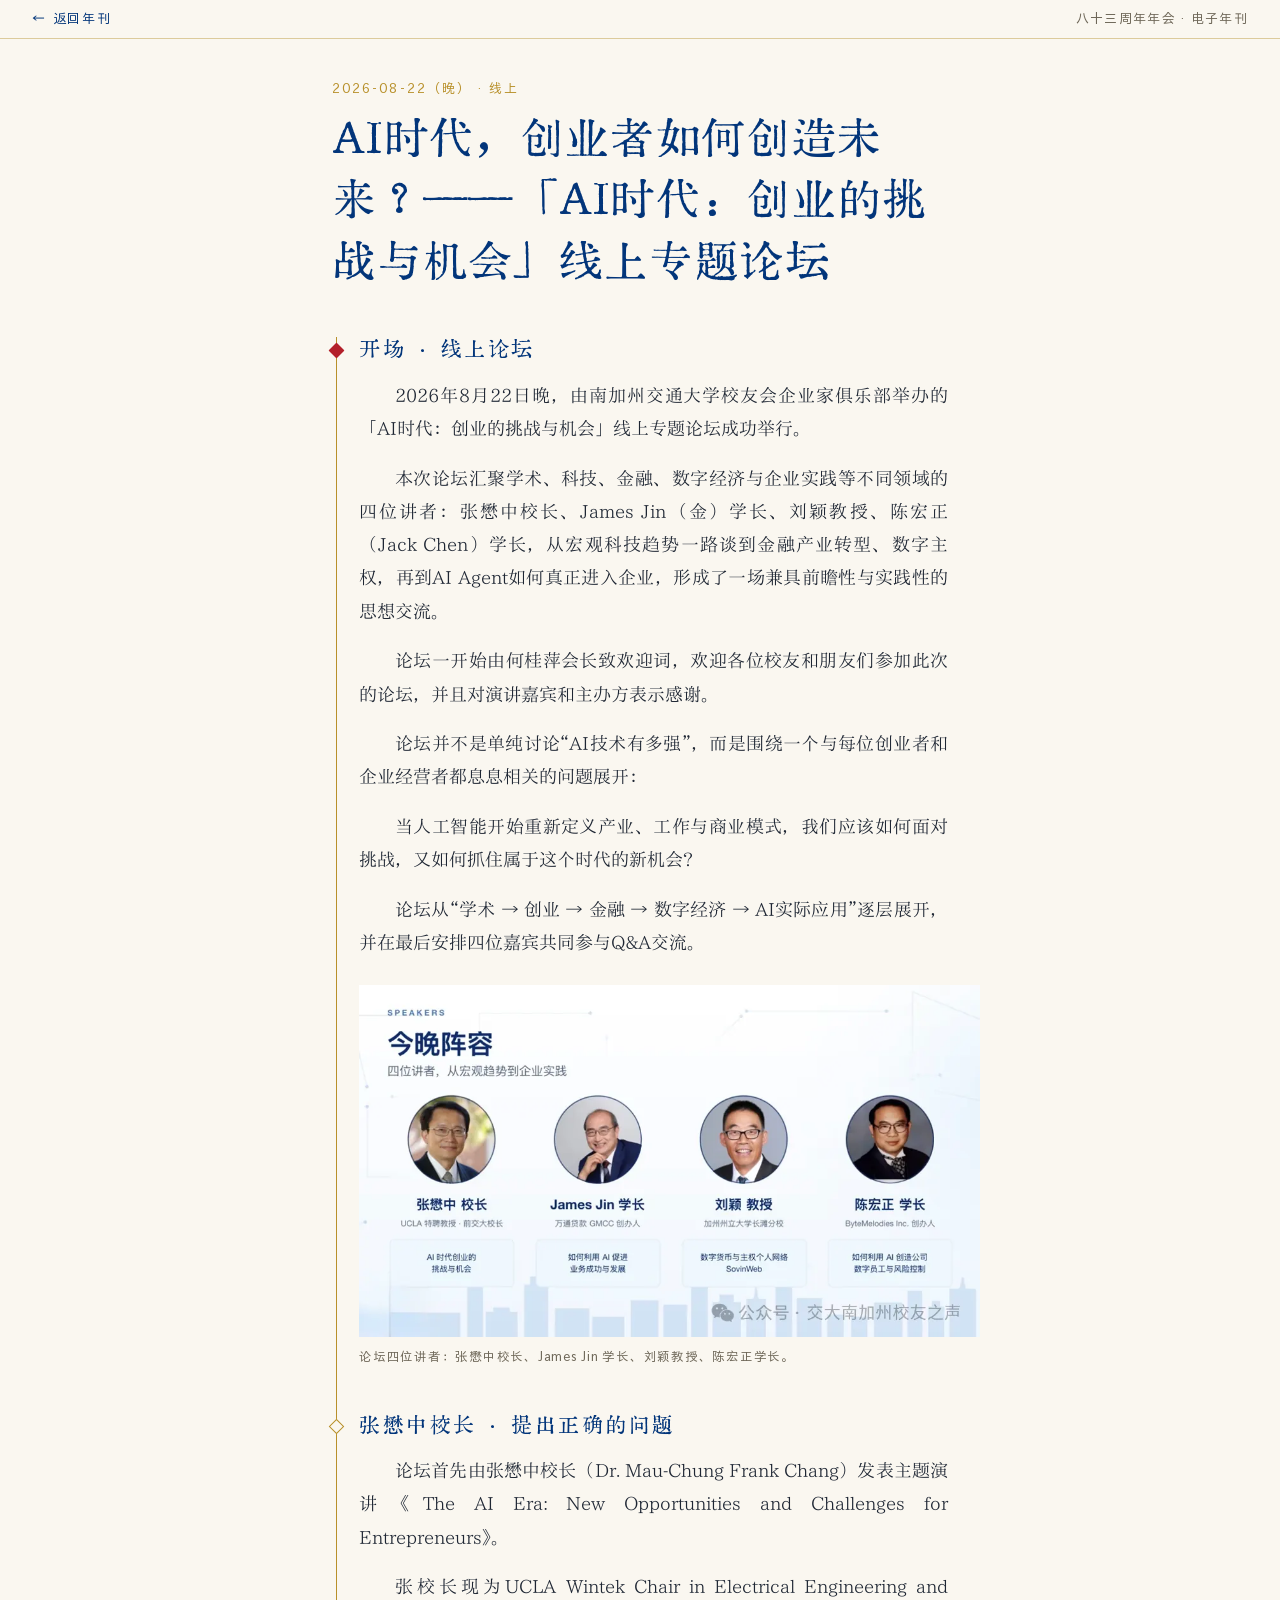
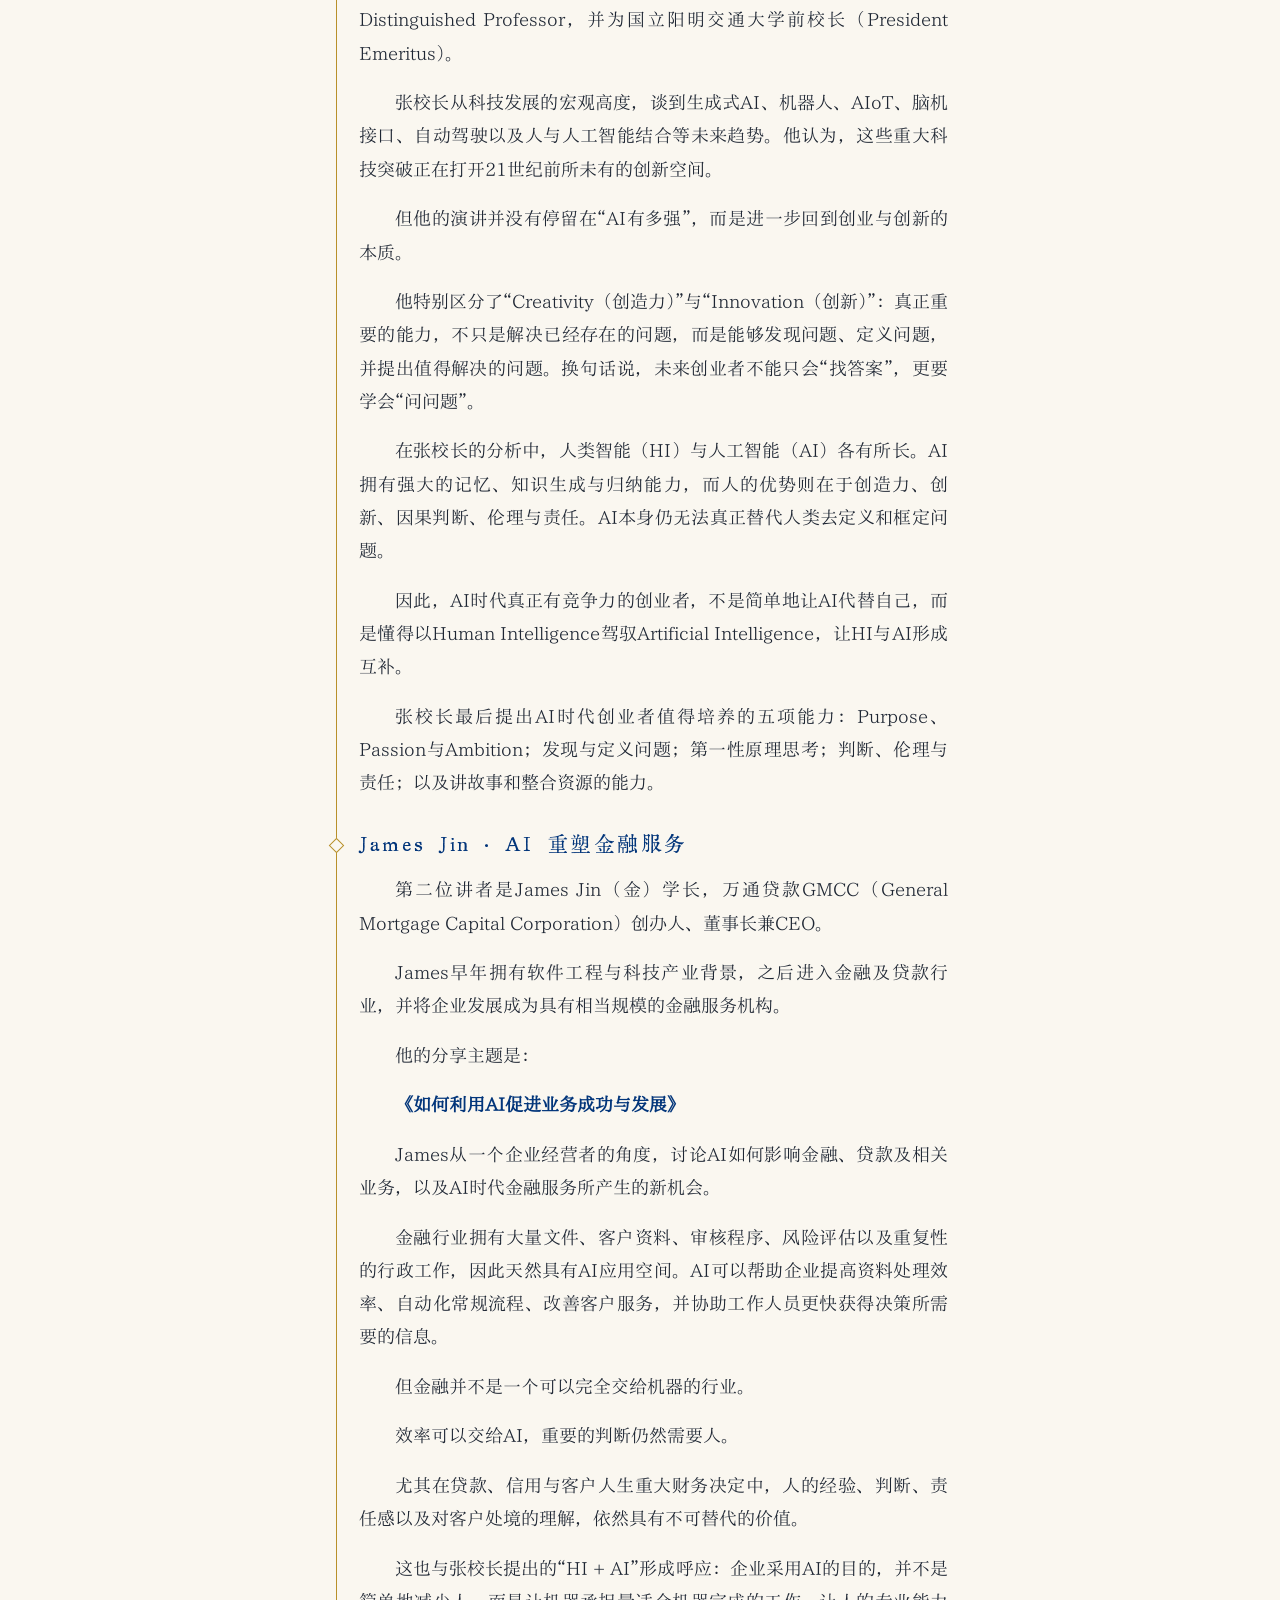
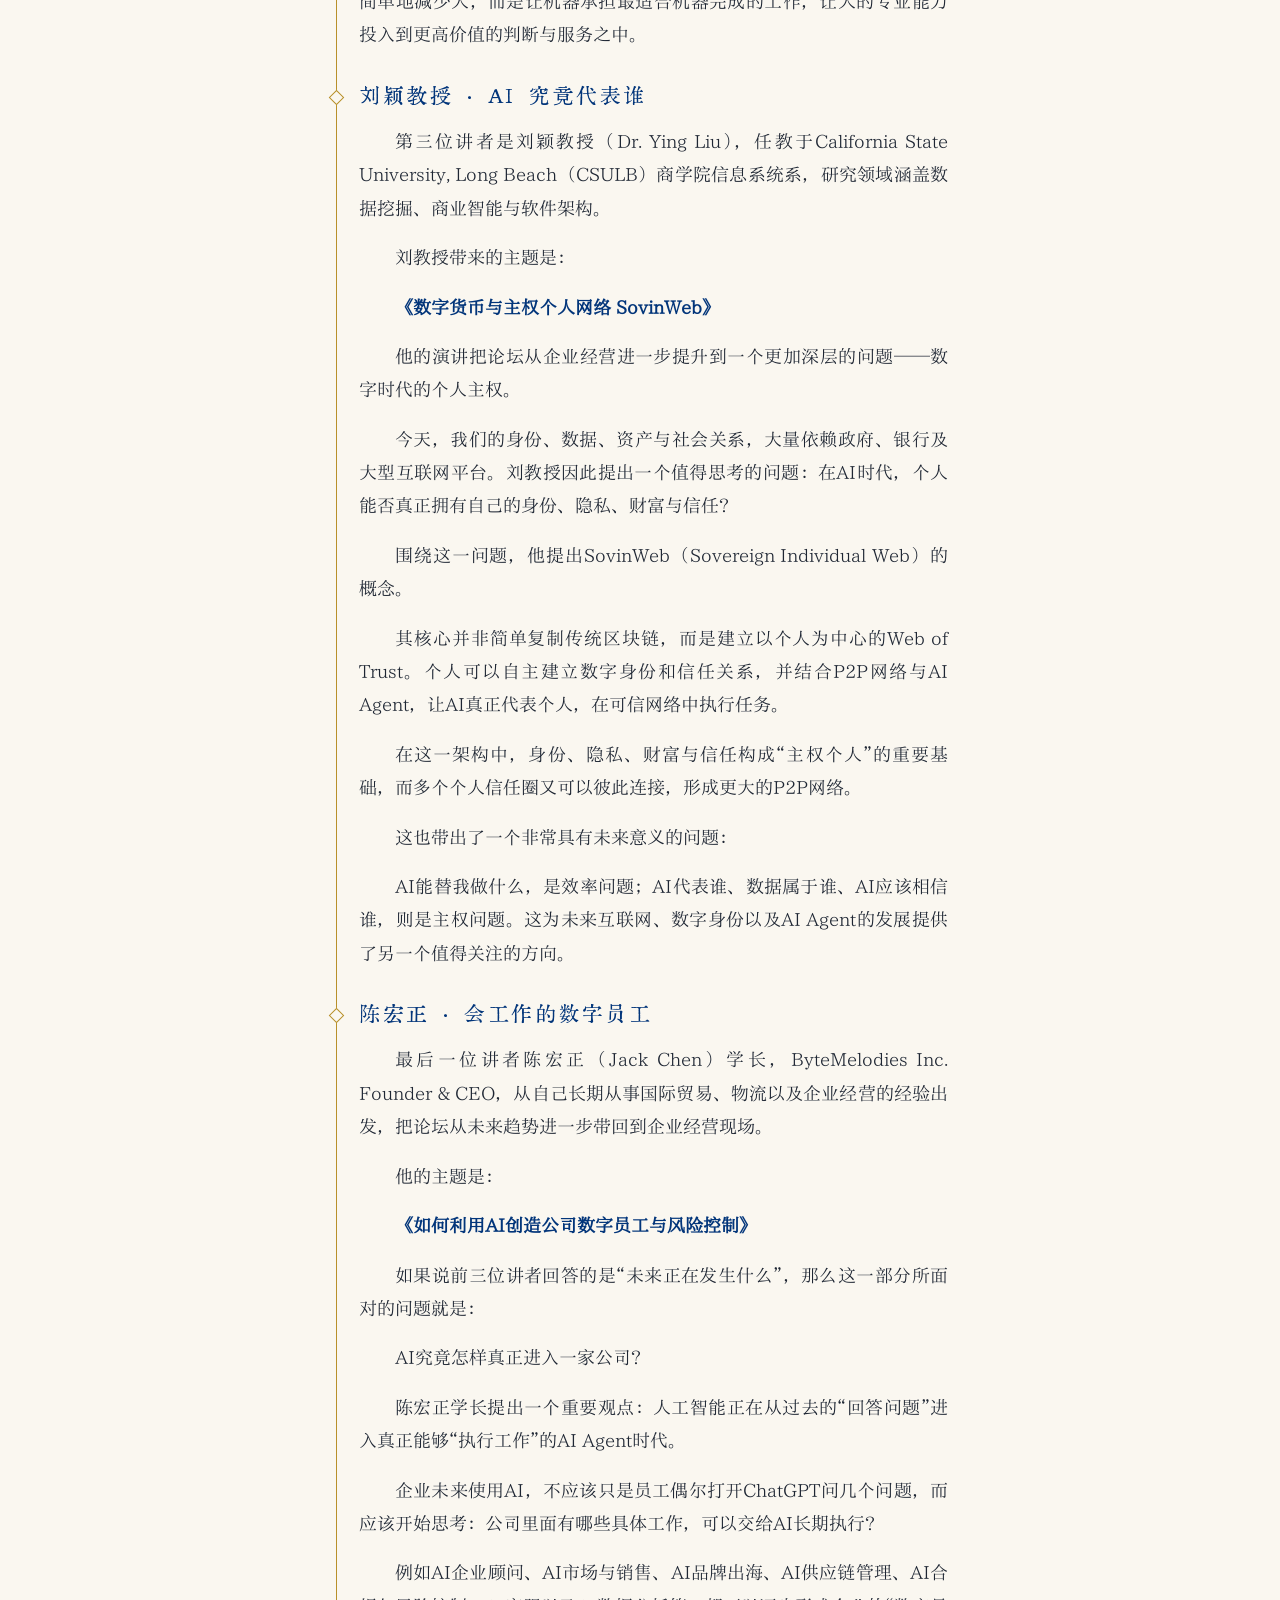
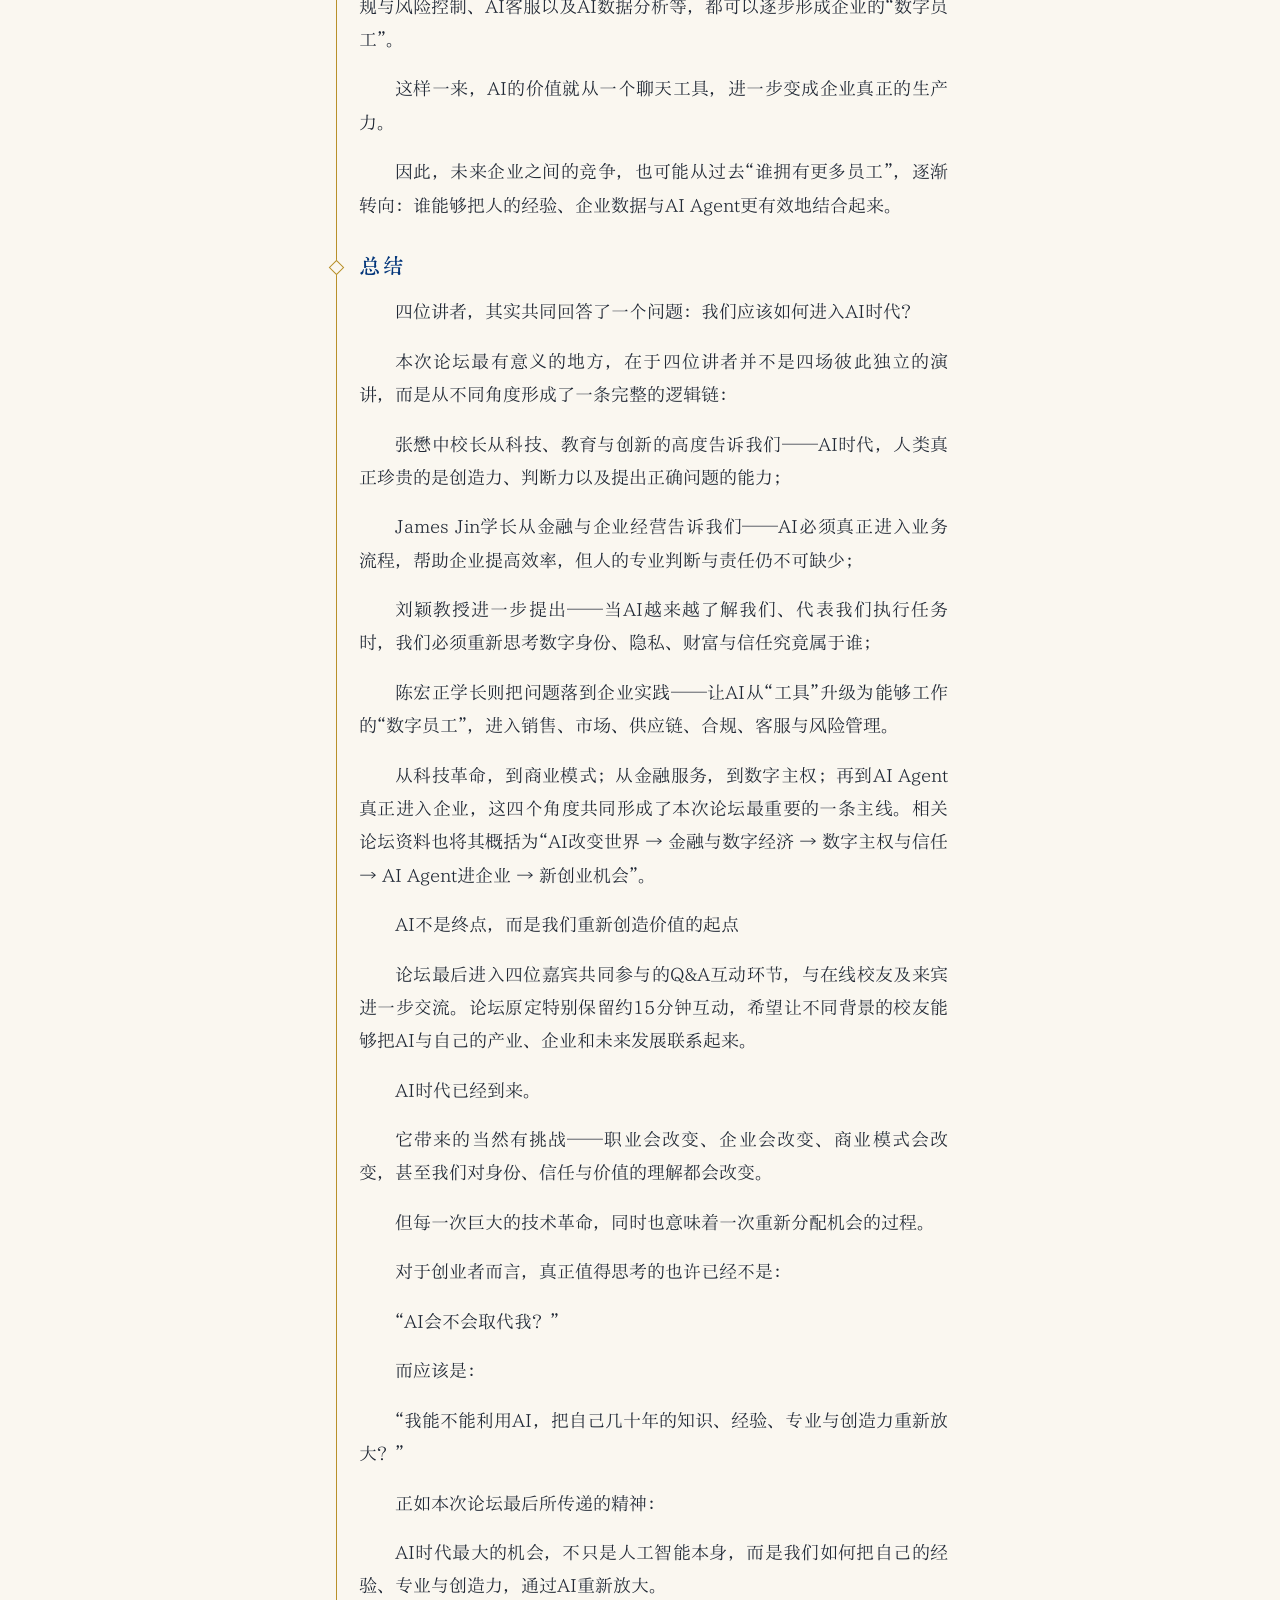
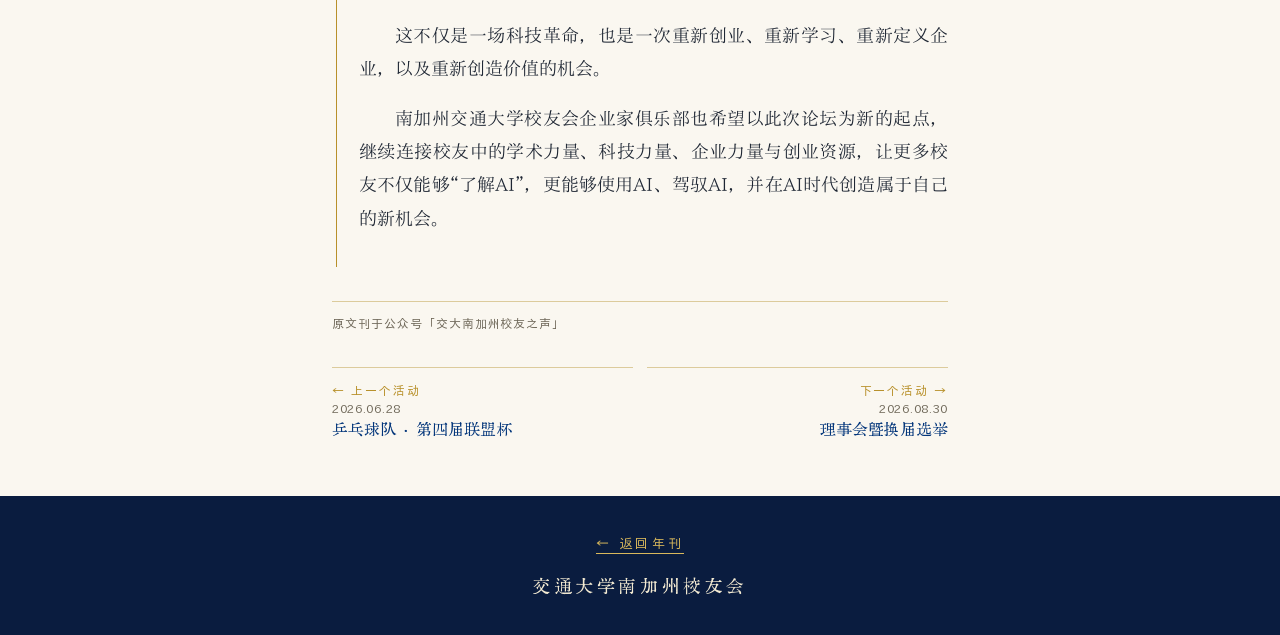
<file: events/ai-luntan-2026.html>
<!doctype html>
<html lang="zh-CN">
<head>
<meta charset="utf-8">
<meta name="viewport" content="width=device-width,initial-scale=1,viewport-fit=cover">
<title>AI时代，创业者如何创造未来？——「AI时代：创业的挑战与机会」线上专题论坛 · 交通大学南加州校友会</title>
<meta name="description" content="2026-08-22（晚） · 线上">
<meta name="theme-color" content="#0A1C3F">
<link rel="stylesheet" href="../assets/fonts.css" media="print" onload="this.media='all'"><noscript><link rel="stylesheet" href="../assets/fonts.css"></noscript>
<style>
/* 电子年刊 · 网页版（手机优先）
   颜色、字体照「设计规范.md」：海军蓝主色、金色细线点缀、中国红只做印章。
   不用圆角卡片、阴影、渐变按钮；章节靠大标题、留白和细金线分隔。 */
:root{
  --navy:#02357A; --deep:#0A1C3F; --ink:#1E2633; --muted:#6E6758;
  --gold:#B8902A; --gold-l:#D9B85C; --gold-line:#DCCB9C; --paper:#FAF7F0; --sheet:#FFFDF8;
  --red:#B3202A;
  --f-display:"Display","Songti SC","Noto Serif SC",serif;
  --f-text:"ZhiSong","Songti SC","Noto Serif SC",serif;
  --f-ui:"XiHei","PingFang SC","Noto Sans SC",sans-serif;
  --f-brush:"Brush","Display",serif;
  --gut:20px; --col:680px;
}
*{box-sizing:border-box}
html{-webkit-text-size-adjust:100%;scroll-behavior:smooth;scroll-padding-top:12px}
body{margin:0;background:var(--paper);color:var(--ink);font:17px/1.85 var(--f-text);-webkit-font-smoothing:antialiased}
img{max-width:100%;display:block}
a{color:var(--navy);text-decoration-color:var(--gold-line);text-underline-offset:3px}
h1,h2,h3,h4,p,figure,blockquote,ol,ul,dl,dd{margin:0}
ol,ul{padding:0;list-style:none}
main{overflow:hidden}

/* ── 章节通用 ── */
.sec,.ads{max-width:var(--col);margin:0 auto;padding:72px var(--gut) 24px}
.ch{margin-bottom:40px}
.ch-kicker{font:13px/1.4 var(--f-ui);letter-spacing:.32em;color:var(--gold);margin-bottom:10px}
.ch-title{font:400 46px/1.15 var(--f-display);color:var(--navy);letter-spacing:.06em;display:flex;align-items:center;gap:14px}
.ch-sub{margin-top:14px;padding-top:12px;border-top:1px solid var(--gold-line);font:13px/1.7 var(--f-ui);letter-spacing:.12em;color:var(--muted);display:flex;flex-wrap:wrap;column-gap:1.4em}
.seal{display:inline-flex;align-items:center;justify-content:center;width:34px;height:34px;background:var(--red);color:#FFF6E8;font:400 19px/1 var(--f-display);border-radius:3px;transform:rotate(-4deg)}

/* ── 目录 ── */
.toc-btn{position:fixed;top:max(12px,env(safe-area-inset-top));right:12px;z-index:20;border:1px solid var(--gold);background:var(--deep);color:#F2E3B8;font:14px/1 var(--f-ui);letter-spacing:.3em;padding:10px 10px 10px 14px;cursor:pointer;opacity:0;pointer-events:none;transition:opacity .25s}
.toc-btn.show{opacity:1;pointer-events:auto}
.toc{position:fixed;inset:0;z-index:30;background:var(--deep);color:#F4EBD3;overflow:auto}
.toc-in{max-width:var(--col);margin:0 auto;padding:64px 28px 40px}
.toc-h{display:flex;flex-direction:column;gap:4px;font:13px/1.6 var(--f-ui);letter-spacing:.24em;color:var(--gold-l);padding-bottom:18px;border-bottom:1px solid rgba(217,184,92,.4);margin-bottom:12px}
.toc li a{display:flex;align-items:baseline;gap:18px;padding:13px 0;color:#F6EEDA;text-decoration:none;font:400 26px/1.3 var(--f-display);letter-spacing:.08em;border-bottom:1px solid rgba(217,184,92,.16)}
.toc li a i{font:13px/1 var(--f-ui);font-style:normal;color:var(--gold-l);letter-spacing:.1em;width:22px}
.toc-close{margin-top:28px;background:none;border:1px solid rgba(217,184,92,.6);color:var(--gold-l);font:14px/1 var(--f-ui);letter-spacing:.3em;padding:12px 16px 12px 20px;cursor:pointer}
body.toc-open{overflow:hidden}

/* ── 封面 ── */
.cover{position:relative;min-height:100vh;min-height:100svh;color:#fff;display:flex;flex-direction:column;overflow:hidden;background:#021A44}
.cv-bg{position:absolute;inset:0;background-size:cover;background-position:center 78%}
.cv-bg::after{content:"";position:absolute;inset:0;background:linear-gradient(180deg,rgba(2,22,60,.55) 0%,rgba(2,22,60,.08) 38%,rgba(2,22,60,.25) 70%,rgba(2,18,48,.78) 100%)}
.cv-top,.cv-main,.cv-foot{position:relative;z-index:1}
.cv-top{display:flex;align-items:center;justify-content:space-between;gap:16px;padding:max(22px,env(safe-area-inset-top)) var(--gut) 0}
.cv-emblem{width:64px}
.cv-schools{width:min(58vw,300px)}
.cv-main{flex:1;display:flex;flex-direction:column;justify-content:center;padding:30px var(--gut) 10px}
.cv-year{font:400 22px/1 var(--f-display);letter-spacing:.3em;color:var(--gold-l)}
.cv-title{margin-top:12px;white-space:nowrap;font:400 clamp(36px,10.6vw,84px)/1.08 var(--f-display);letter-spacing:.06em;background:linear-gradient(180deg,#FFF4C8,#F2D47C 40%,#C8982C 78%,#F6E0A0);-webkit-background-clip:text;background-clip:text;color:transparent;filter:drop-shadow(0 2px 4px rgba(0,10,40,.45))}
.cv-org{margin-top:16px;font:15px/1.6 var(--f-ui);letter-spacing:.42em;color:#E9EEF7}
.cv-130{margin-top:34px;width:min(62vw,300px)}
.cv-130 svg{display:block;width:100%;height:auto}
.cv-years{display:flex;align-items:center;gap:12px;margin-top:6px;font:400 17px/1 var(--f-display);color:var(--gold-l);letter-spacing:.14em}
.cv-years i{flex:1;max-width:80px;border-top:1px solid var(--gold-l)}
.cv-couplet{margin-top:34px;font:400 clamp(24px,7vw,40px)/1.5 var(--f-brush);color:#F6DE9A;letter-spacing:.12em;text-shadow:0 2px 6px rgba(0,20,60,.5)}
.cv-couplet div:nth-child(2){padding-left:2em}
.cv-foot{padding:18px var(--gut) max(22px,env(safe-area-inset-bottom));font:13px/1.7 var(--f-ui);letter-spacing:.14em;color:#DCE4F2}
.cv-down{display:inline-block;margin-top:14px;color:var(--gold-l);text-decoration:none;letter-spacing:.4em;border-bottom:1px solid var(--gold-l);padding-bottom:4px}

/* ── 贺信 ── */
.letter{background:var(--sheet);border:1px solid #E8DFC9;padding:28px 22px 26px;margin:0 calc(var(--gut) * -0.4) 40px}
.lt-head{margin:-6px 0 22px;padding-bottom:16px;border-bottom:1px solid #EFE6D2}
.lt-head img{max-height:84px;width:auto;margin:0 auto}
.lt-from{font:400 26px/1.35 var(--f-display);color:var(--navy);letter-spacing:.06em;margin-bottom:18px}
.lt-from span{display:block;margin-top:4px;font:14px/1.5 var(--f-ui);letter-spacing:.2em;color:var(--muted)}
.lt-body p{text-indent:2em;margin-bottom:.9em;text-align:justify}
.lt-body p.lt-greet{text-indent:0;font-weight:600}
.letter.trad .lt-body p{letter-spacing:.01em}
.lt-sign{position:relative;display:flex;justify-content:flex-end;margin-top:26px;padding:10px 0 6px}
.lt-sign-t{position:relative;z-index:1;text-align:right;font:15px/1.9 var(--f-text);color:var(--ink)}
.lt-seal{position:absolute;z-index:2;right:6px;top:50%;transform:translateY(-50%);width:112px;pointer-events:none}
.trad .lt-sign{padding-bottom:14px}
.trad .lt-seal{width:124px;right:auto;left:6%;top:auto;bottom:-4px;transform:none}
.lt-origs{display:flex;align-items:flex-end;flex-wrap:wrap;gap:12px 22px;margin-top:22px;padding-top:16px;border-top:1px solid #EFE6D2}
.lt-orig{display:flex;align-items:flex-end;gap:12px;text-decoration:none;color:var(--gold)}
.lt-thumb{width:58px;height:auto;border:1px solid #E3D8BF}
.lt-orig span,.lt-pdf{font:13px/1 var(--f-ui);letter-spacing:.24em;color:var(--gold);border-bottom:1px solid var(--gold-line);padding-bottom:4px;text-decoration:none}
/* 原件查看层 */
.viewer{position:fixed;inset:0;z-index:40;background:#0B1424;display:flex;flex-direction:column}
.viewer[hidden]{display:none}
.vw-bar{display:flex;align-items:center;gap:16px;padding:max(12px,env(safe-area-inset-top)) 14px 12px;color:#E9DFC4;font:13px/1.4 var(--f-ui);letter-spacing:.1em;border-bottom:1px solid rgba(217,184,92,.3)}
.vw-title{flex:1;min-width:0;overflow:hidden;text-overflow:ellipsis;white-space:nowrap}
.vw-dl{color:var(--gold-l);text-decoration:none;letter-spacing:.2em}
.vw-close{background:none;border:1px solid rgba(217,184,92,.6);color:var(--gold-l);font:13px/1 var(--f-ui);letter-spacing:.3em;padding:9px 10px 9px 14px;cursor:pointer}
.vw-scroll{flex:1;overflow:auto;-webkit-overflow-scrolling:touch;padding:14px 10px max(24px,env(safe-area-inset-bottom))}
.vw-scroll img{width:100%;max-width:900px;margin:0 auto;background:#fff;cursor:zoom-in}
.vw-scroll img.zoom{width:auto;max-width:none;cursor:zoom-out}

/* ── 校友来稿 ── */
.essay{padding-top:8px;margin-bottom:64px}
.essay + .essay{padding-top:40px;border-top:1px solid var(--gold-line)}
.es-title .nb{display:inline-block}
.es-no{font:400 15px/1 var(--f-display);color:var(--gold);letter-spacing:.1em}
.es-title{margin-top:10px;font:400 30px/1.4 var(--f-display);color:var(--navy);letter-spacing:.04em}
.es-by{margin:16px 0 28px;display:flex;align-items:center;gap:14px}
.es-av{width:56px;height:56px;border-radius:50%;object-fit:cover;flex:none;border:1px solid var(--gold-line)}
.es-by-t{display:flex;flex-direction:column;gap:1px}
.es-by b{font:400 18px/1.45 var(--f-display);color:var(--ink);letter-spacing:.12em;margin-bottom:2px}
.es-by span{font:13px/1.55 var(--f-ui);color:var(--muted);letter-spacing:.06em}
.es-by span.l2{color:var(--gold)}
.es-body p{text-indent:2em;margin-bottom:.85em;text-align:justify}
.es-fig{margin:26px calc(var(--gut) * -1) 28px}
.es-fig img{width:100%;height:auto}
.es-fig.tall{margin-left:0;margin-right:0}
.es-fig.tall img{width:auto;max-width:100%;max-height:78vh;margin:0 auto}
.es-fig figcaption{margin-top:8px;padding:0 var(--gut);font:12.5px/1.5 var(--f-ui);color:var(--muted);letter-spacing:.06em}
.es-fig.tall figcaption{padding:0;text-align:center}
@media (min-width:760px){.es-fig{margin-left:-40px;margin-right:-40px}.es-fig figcaption{padding:0 40px}.es-fig.tall{margin-left:0;margin-right:0}}

/* ── 致辞 ── */
.sp{margin-bottom:56px}
.sp-who{display:grid;grid-template-columns:42% 1fr;gap:18px;align-items:end;margin-bottom:22px}
.sp-photo{width:100%;aspect-ratio:4/5;object-fit:cover}
.sp-who figcaption{display:flex;flex-direction:column;gap:4px;padding-bottom:4px}
.sp-role{font:13px/1.4 var(--f-ui);letter-spacing:.32em;color:var(--gold)}
.sp-name{font:400 34px/1.2 var(--f-display);color:var(--navy);letter-spacing:.1em}
.sp-bio{font:12.5px/1.6 var(--f-ui);color:var(--muted)}
.sp-quote{font:400 21px/1.6 var(--f-display);color:var(--navy);padding:4px 0 18px;margin-bottom:18px;border-bottom:1px solid var(--gold-line)}
.sp-text p{text-indent:2em;margin-bottom:.8em;text-align:justify}
.sp-2 .sp-who{grid-template-columns:1fr 42%}
.sp-2 .sp-who .sp-photo{order:2}
.sp-2 .sp-who figcaption{text-align:right}
.sky{margin-top:24px;text-align:center;color:var(--gold)}
.sky-t{font:400 20px/1.2 var(--f-display);letter-spacing:.6em;text-indent:.6em;color:var(--navy);margin-bottom:14px}
.sky-art svg{display:block;width:100%;height:auto}
.sky-s{margin-top:10px;font:11px/1.6 var(--f-ui);letter-spacing:.2em;color:var(--muted)}

/* ── 节目单 ── */
.pg-sec{margin-bottom:30px}
.pg-h{display:flex;align-items:center;gap:12px;font:400 23px/1.3 var(--f-display);color:var(--navy);letter-spacing:.1em;margin-bottom:6px}
.pg-num{width:30px;height:30px;display:inline-flex;align-items:center;justify-content:center;border:1px solid var(--gold);color:var(--gold);font:400 16px/1 var(--f-display)}
.pg-list li{display:grid;grid-template-columns:62px 1fr;gap:12px;padding:11px 0;border-bottom:1px solid #ECE3CF}
.pg-list time{font:14px/1.9 var(--f-ui);color:var(--gold);letter-spacing:.04em}
.pg-item{display:block;line-height:1.6}
.pg-who{display:block;margin-top:2px;font:13px/1.5 var(--f-ui);color:var(--muted)}

/* ── 奖品 ── */
.pz-tier{margin-bottom:38px}
.pz-h{display:flex;align-items:baseline;justify-content:space-between;font:400 26px/1.3 var(--f-display);color:var(--navy);letter-spacing:.14em;padding-bottom:8px;border-bottom:1px solid var(--gold-line);margin-bottom:18px}
.pz-h em{font:13px/1 var(--f-ui);font-style:normal;color:var(--gold);letter-spacing:.2em}
.pz-items{display:grid;grid-template-columns:1fr 1fr;gap:26px 18px}
.pz-items.n1{grid-template-columns:1fr}
.pz-items.n1 .pz.cut .pz-pic{aspect-ratio:auto;max-width:62%;margin:0 auto}
.pz-items.n1 .pz.cut figcaption{text-align:center}
.pz-1 .pz-items .pz-pic{aspect-ratio:16/9}
.pz-pic{aspect-ratio:1/1;display:flex;align-items:center;justify-content:center}
.pz.cut .pz-pic img{max-height:100%;width:auto;object-fit:contain}
.pz.photo .pz-pic img{width:100%;height:100%;object-fit:cover}
.pz figcaption{margin-top:10px;display:flex;flex-direction:column}
.pz figcaption b{font-weight:400;font-size:16px;line-height:1.5;color:var(--ink)}
.pz figcaption span{font:12.5px/1.5 var(--f-ui);color:var(--muted)}
.pz figcaption em{font:13px/1.6 var(--f-ui);font-style:normal;color:var(--gold);letter-spacing:.1em}

/* ── 年度回顾 ── */
.rv-lead{margin:0 calc(var(--gut) * -1) 36px}
.rv-hero{position:relative}
.rv-hero img{width:100%;aspect-ratio:4/3;object-fit:cover}
.rv-badge{position:absolute;left:var(--gut);bottom:-18px;background:var(--deep);color:#F4EBD3;padding:12px 16px;display:flex;flex-direction:column;gap:2px;max-width:82%}
.rv-badge span{font:13px/1.5 var(--f-ui);letter-spacing:.06em}
.rv-badge b{font:400 22px/1.3 var(--f-display);color:var(--gold-l);letter-spacing:.12em}
.rv-lead-t{padding:22px var(--gut) 0}
.rv-赛场 .rv-lead-t{padding-top:36px}
.rv-kick{font:13px/1.4 var(--f-ui);letter-spacing:.32em;color:var(--red);margin-bottom:6px}
.rv-when{font:13px/1.6 var(--f-ui);letter-spacing:.1em;color:var(--gold)}
.rv-lead-t h3{font:400 28px/1.35 var(--f-display);color:var(--navy);margin:6px 0 10px}
.rv-lead-t blockquote{font:400 19px/1.6 var(--f-display);color:var(--navy);margin-bottom:10px}
.rv-lead-t p{text-align:justify}
.rv-items{display:flex;flex-direction:column;gap:34px}
.rv-item figure{position:relative;margin-bottom:12px}
.rv-item figure img{width:100%;aspect-ratio:3/2;object-fit:cover}
.rv-item.sq figure img{aspect-ratio:auto;max-width:440px}
.rv-res{position:absolute;right:0;bottom:0;background:var(--red);color:#FFF4E2;font:400 15px/1 var(--f-display);letter-spacing:.12em;padding:9px 12px}
.rv-date{display:flex;align-items:baseline;gap:8px;margin-bottom:2px}
.rv-date b{font:400 20px/1.2 var(--f-display);color:var(--gold)}
.rv-date span{font:12px/1 var(--f-ui);color:var(--muted);letter-spacing:.1em}
.rv-item h3{font:400 22px/1.4 var(--f-display);color:var(--navy);margin-bottom:6px}
.rv-item p{text-align:justify}
/* 杂志：两条小新闻左右交错（宽屏） */
.rv-year{margin-top:44px;padding-top:18px;border-top:1px solid var(--gold-line)}
.rv-year-h{font:400 22px/1.3 var(--f-display);color:var(--navy);letter-spacing:.2em;margin-bottom:16px}
.rv-year ol{position:relative;padding-left:22px}
.rv-year ol::before{content:"";position:absolute;left:5px;top:8px;bottom:8px;border-left:1px solid var(--gold)}
.rv-year li{position:relative;display:grid;grid-template-columns:86px 1fr;align-items:baseline;padding:7px 0}
.rv-year li::before{content:"";position:absolute;left:-21px;top:16px;width:9px;height:9px;border:1px solid var(--gold);background:var(--paper);transform:rotate(45deg)}
.rv-year li.hi::before,.rv-year li.end::before{background:var(--red);border-color:var(--red)}
.rv-year time{font:11px/1 var(--f-ui);color:var(--muted);letter-spacing:.06em}
.rv-year time b{font:400 17px/1 var(--f-display);color:var(--gold);margin-left:6px}
.rv-year li.end span{color:var(--red)}

/* ── 历任会长 ── */
.pr-origin{display:grid;grid-template-columns:auto 1fr;gap:18px;align-items:center;padding:18px 0;border-top:1px solid var(--gold-line);border-bottom:1px solid var(--gold-line);margin-bottom:34px}
.pr-o-year{font:400 44px/1 var(--f-display);color:var(--gold)}
.pr-o-names{display:flex;flex-wrap:wrap;gap:4px 14px;font:400 19px/1.4 var(--f-display);color:var(--navy);letter-spacing:.1em}
.pr-origin p{font:13px/1.6 var(--f-ui);color:var(--muted);margin-top:4px}
.pr-band{margin-bottom:34px}
.pr-band-h{font:400 22px/1.2 var(--f-display);color:var(--gold);letter-spacing:.12em;margin-bottom:14px}
.pr-grid{display:grid;grid-template-columns:repeat(3,minmax(0,1fr));gap:18px 12px}
.pr-p img{width:100%;aspect-ratio:4/5;object-fit:cover;background:#E9E3D6}
.pr-p figcaption,.pr-text li{display:flex;flex-direction:column;margin-top:8px}
.pr-p b,.pr-text b{font:400 18px/1.3 var(--f-display);color:var(--navy);letter-spacing:.06em}
.pr-p span,.pr-text span{font:11.5px/1.5 var(--f-ui);color:var(--muted)}
.pr-p em,.pr-text em{font:11.5px/1.5 var(--f-ui);font-style:normal;color:var(--gold)}
.pr-text{display:grid;grid-template-columns:repeat(2,minmax(0,1fr));gap:4px 18px;margin-top:16px}
.pr-text li{padding:8px 0;border-top:1px solid #ECE3CF}

/* ── 团队 ── */
.team h3{font:400 24px/1.3 var(--f-display);color:var(--navy);letter-spacing:.16em;margin-bottom:12px}
.team h4{font:13px/1.4 var(--f-ui);letter-spacing:.32em;color:var(--gold);margin:22px 0 8px}
.tg-hon{padding-bottom:28px;margin-bottom:30px;border-bottom:1px solid var(--gold-line)}
.tg-note{font:13px/1.5 var(--f-ui);color:var(--muted);margin:-6px 0 14px;letter-spacing:.06em}
.tg-hon ul{display:grid;grid-template-columns:repeat(4,minmax(0,1fr));gap:10px 8px}
.tg-hon li{font:400 18px/1.4 var(--f-display);color:var(--ink);letter-spacing:.06em}
.tg-exec{display:grid;grid-template-columns:1fr 1fr;gap:14px 16px}
.tg-exec div{border-top:1px solid #ECE3CF;padding-top:8px}
.tg-exec dt{font:12px/1.5 var(--f-ui);letter-spacing:.2em;color:var(--gold)}
.tg-exec dd{font:400 21px/1.4 var(--f-display);color:var(--navy)}
.tg-names{display:grid;grid-template-columns:repeat(3,minmax(0,1fr));gap:10px 12px}
.tg-names li{display:flex;flex-direction:column}
.tg-names b{font:400 18px/1.4 var(--f-display);color:var(--ink)}
.tg-names span{font:12px/1.4 var(--f-ui);color:var(--muted)}
.tg-clubs{margin-top:36px}
.tg-clubs dl div{display:grid;grid-template-columns:96px 1fr;gap:12px;padding:12px 0;border-top:1px solid #ECE3CF}
.tg-clubs dt{font:400 17px/1.5 var(--f-display);color:var(--navy)}
.tg-clubs dd b{display:block;font-weight:400}
.tg-clubs dd span{display:block;font:13px/1.6 var(--f-ui);color:var(--muted)}

/* ── 赞助商广告 ── */
.ads{padding-top:56px}
.ads-label{font:12px/1 var(--f-ui);letter-spacing:.4em;color:var(--muted);margin-bottom:6px}
.ad{position:relative;padding:28px 0 30px;border-top:1px solid var(--gold-line)}
.ad + .ad{margin-top:0}
.ad-head{display:flex;align-items:flex-start;justify-content:space-between;gap:16px}
.ad-logo{height:auto;max-width:min(100%,280px)}
.ad-logo.center{margin:0 auto}
.ad-logo.sm{max-width:180px}
.ad-badge{display:flex;flex-direction:column;align-items:flex-end;font:12px/1.4 var(--f-ui);color:var(--muted)}
.ad-badge b{font:400 16px/1.3 var(--f-display);color:var(--navy)}
.ad-name{margin-top:14px;font:400 23px/1.4 var(--f-display);color:var(--navy);letter-spacing:.04em}
.ad-name span{margin-left:.6em;font:14px/1 var(--f-ui);color:var(--muted)}
.ad-subname{margin-top:4px;font:14px/1.5 var(--f-ui);letter-spacing:.14em;color:var(--gold)}
.ad-en{margin-top:8px;font:12px/1.5 var(--f-ui);letter-spacing:.16em;text-transform:uppercase;color:var(--navy)}
.ad-hero{margin:22px 0 6px}
.ad-hero div{font:400 clamp(25px,7.2vw,34px)/1.45 var(--f-display);color:var(--navy);letter-spacing:.03em}
.ad-hero span{display:block;margin-top:10px;font:13px/1.4 var(--f-ui);letter-spacing:.32em;color:var(--gold)}
.ad-tag{margin-top:12px;color:var(--gold);font-size:15.5px;line-height:1.6}
.ad-tag.big{font:400 22px/1.5 var(--f-display);color:var(--navy)}
.ad-desc{margin-top:12px;text-align:justify}
.ad-person{display:grid;grid-template-columns:96px 1fr;gap:16px;align-items:center;margin-top:18px}
.ad-person img{width:96px;height:96px;border-radius:50%;object-fit:cover}
.ad-person b{display:block;font:400 20px/1.4 var(--f-display);color:var(--navy)}
.ad-person em{display:block;font:13px/1.5 var(--f-ui);font-style:normal;color:var(--gold)}
.ad-person span{display:block;font-size:14.5px;line-height:1.6}
.ad-cut{display:block;width:auto;max-width:62%;max-height:min(52vh,440px);object-fit:contain;margin:16px 0 0 auto}   /* 10-31 竖长图（DMG 喷淋）在电脑上会撑满屏幕：限高 */
.ad-stats{display:flex;margin-top:18px;border-top:1px solid #ECE3CF;border-bottom:1px solid #ECE3CF}
.ad-stats div{flex:1;padding:12px 8px}
.ad-stats div + div{border-left:1px solid #ECE3CF}
.ad-stats b{display:block;font:400 22px/1.2 var(--f-display);color:var(--navy)}
.ad-stats span{font:12px/1.4 var(--f-ui);color:var(--muted)}
.ad-tiles{margin-top:16px;counter-reset:t}
.ad-tiles li{display:grid;grid-template-columns:30px 1fr;padding:8px 0;border-top:1px solid #ECE3CF;counter-increment:t}
.ad-tiles li::before{content:counter(t,decimal-leading-zero);font:12px/1.9 var(--f-ui);color:var(--gold)}
.ad-tiles li b{font-weight:400}
.ad-tiles li span{grid-column:2;font:13px/1.5 var(--f-ui);color:var(--muted)}
.ad-cols{display:grid;grid-template-columns:repeat(auto-fit,minmax(130px,1fr));gap:12px;margin-top:16px}
.ad-cols b{display:block;font:13px/1.6 var(--f-ui);letter-spacing:.2em;color:var(--gold)}
.ad-cols span{display:block;font-size:15px;line-height:1.6}
.ad-kv{margin-top:16px}
.ad-kv div{display:grid;grid-template-columns:5.6em 1fr;gap:12px;padding:8px 0;border-top:1px solid #ECE3CF}
.ad-kv dt{font:13px/1.95 var(--f-ui);letter-spacing:.12em;color:var(--gold)}
.ad-kv dd{font-size:15.5px;line-height:1.7}
.ad-list-h{margin-top:18px;font:13px/1.4 var(--f-ui);letter-spacing:.24em;color:var(--gold)}
.ad-list{margin-top:8px}
.ad-list li{position:relative;padding:5px 0 5px 16px;font-size:15.5px;line-height:1.6}
.ad-list li::before{content:"";position:absolute;left:0;top:15px;width:6px;height:6px;border:1px solid var(--gold);transform:rotate(45deg)}
.ad-list.two{display:grid;grid-template-columns:1fr 1fr;column-gap:16px}
.ad-chips{display:flex;flex-wrap:wrap;gap:6px 18px;margin-top:12px;font:14px/1.6 var(--f-ui);color:var(--navy);letter-spacing:.06em}
.ad-steps{margin-top:16px}
.ad-steps li{display:grid;grid-template-columns:34px 1fr;gap:10px;padding:8px 0;border-top:1px solid #ECE3CF}
.ad-steps i{font:400 20px/1.3 var(--f-display);font-style:normal;color:var(--gold)}
.ad-steps b{display:block;font-weight:400;color:var(--navy)}
.ad-steps span{font:13.5px/1.6 var(--f-ui);color:var(--muted)}
.ad-more{color:var(--muted);font-size:15px}
.ad-close{margin-top:14px;font:400 19px/1.6 var(--f-display);color:var(--navy)}
.ad-imgs{display:grid;gap:8px;margin-top:18px}
.ad-imgs.n2{grid-template-columns:1fr 1fr}
.ad-imgs.n3{grid-template-columns:repeat(3,1fr)}
.ad-imgs img{width:100%;aspect-ratio:3/2;object-fit:cover}
.ad-imgs.n1 img{aspect-ratio:16/10}
.ad-imgs.whole img{object-fit:contain;background:#fff;aspect-ratio:1/1}
.ad-imgs figcaption{margin-top:6px;font:12px/1.5 var(--f-ui);color:var(--muted)}
.ad-sign{margin-top:14px;text-align:right;font:15px/1.6 var(--f-text)}
.ad-call{margin-top:18px;font:400 26px/1.3 var(--f-ui);letter-spacing:.02em}
.ad-call a{text-decoration:none;color:var(--navy)}
.ad-call i{display:block;font:12px/1.6 var(--f-ui);font-style:normal;letter-spacing:.2em;color:var(--gold)}
.ad-call span{display:block;font:14px/1.6 var(--f-text);color:var(--muted)}
.ad-contact{margin-top:10px;font:14px/1.7 var(--f-ui);color:var(--muted)}
.ad-contact a{color:var(--navy)}
.ad-links{display:flex;flex-wrap:wrap;gap:10px 22px;margin-top:16px}
.ad-web{font:14px/1.4 var(--f-ui);letter-spacing:.06em;color:var(--navy);text-decoration:none;border-bottom:1px solid var(--gold);padding-bottom:3px}
.ad-web::after{content:" ↗";color:var(--gold)}
.ad-offices{display:grid;gap:12px;margin-top:18px;font:14px/1.6 var(--f-ui);color:var(--muted)}
.ad-offices b{display:block;color:var(--navy);font-weight:400}
/* 贺词（总会） */
.ad-wish{text-align:center;padding-top:34px}
.wish{margin-top:18px;color:var(--navy);font-family:var(--f-display);letter-spacing:.1em}
.wish .w-小{font-size:16px;color:var(--gold)}
.wish .w-中{font-size:19px;line-height:1.8}
.wish .w-大{font-size:30px;line-height:1.45}
.wish-motto{margin-top:16px;font:13px/1 var(--f-ui);letter-spacing:.4em;color:var(--gold)}
.wish-sign{margin-top:18px;font:15px/1.6 var(--f-text)}
.wish-sign span{display:block;font:11px/1.6 var(--f-ui);color:var(--muted);letter-spacing:.06em}
/* 校友名字 */
.ad-kick{font:13px/1.4 var(--f-ui);letter-spacing:.3em;color:var(--gold)}
.names{display:flex;flex-wrap:wrap;align-items:center;gap:18px 34px;margin:18px 0 10px}
.names img{height:44px;width:auto}
.ad-thanks{font:14px/1.6 var(--f-ui);color:var(--muted);letter-spacing:.1em}
/* 分会专页 */
.ad-big{font:400 32px/1.3 var(--f-display);color:var(--navy);letter-spacing:.08em;margin-top:6px}
.ad-chief{display:grid;grid-template-columns:38% 1fr;gap:16px;margin-top:18px;align-items:start}
.ad-chief img{width:100%;aspect-ratio:4/5;object-fit:cover}
.ad-chief b{display:block;font:400 24px/1.3 var(--f-display);color:var(--navy);margin-top:4px}
.ad-chief em{display:block;font:13px/1.5 var(--f-ui);font-style:normal;color:var(--muted)}
.ad-chief p{margin-top:8px;font-size:14.5px;line-height:1.7}
.ad-sub-h{margin-top:22px;font:400 20px/1.3 var(--f-display);color:var(--navy);letter-spacing:.14em}
/* 整页广告 / 封底 */
.fp-hero,.bk-hero{width:calc(100% + 2 * var(--gut));max-width:none;margin:14px calc(var(--gut) * -1) 0;aspect-ratio:16/10;object-fit:cover}
.bk-open{margin-top:12px;font:13px/1.4 var(--f-ui);letter-spacing:.24em;color:var(--red)}
.bk-close{margin-top:12px;font:400 20px/1.6 var(--f-display);color:var(--navy)}
.bk-sis{margin-top:20px}
.bk-sis h3{font:13px/1.4 var(--f-ui);letter-spacing:.3em;color:var(--gold);font-weight:400}
.bk-s-name{display:block;margin-top:12px;font:400 20px/1.4 var(--f-display);color:var(--navy)}
.bk-s-name span{display:block;font:12px/1.4 var(--f-ui);color:var(--muted);letter-spacing:.1em}

/* ── 页脚 ── */
.foot{margin-top:60px;background:var(--deep);color:#DCE4F2;text-align:center;padding:48px var(--gut) max(48px,env(safe-area-inset-bottom));font:13px/1.8 var(--f-ui);letter-spacing:.12em}
.foot-org{font:400 22px/1.4 var(--f-display);color:#F4EBD3;letter-spacing:.2em}
.foot-en{font-size:11px;letter-spacing:.06em;color:#9FB0CC}
.foot-m{margin-top:16px;color:var(--gold-l);letter-spacing:.4em}
.foot-y{color:#9FB0CC}
.foot-top{display:inline-block;margin-top:20px;color:var(--gold-l);text-decoration:none;border-bottom:1px solid var(--gold-l);padding-bottom:3px;letter-spacing:.3em}

/* ── 宽屏（平板、电脑） ── */
@media (min-width:760px){
  :root{--gut:32px}
  body{font-size:18px}
  .sec,.ads{padding-top:96px}
  .ch-title{font-size:60px}
  .cover{min-height:100vh}
  .cv-main{padding-left:8vw}
  .cv-emblem{width:84px}
  .letter{margin:0 0 48px;padding:44px 52px 40px}
  .rv-lead{margin-left:-80px;margin-right:-80px}
  .rv-hero img{aspect-ratio:16/9}
  .rv-lead-t{padding-left:80px;padding-right:80px}
  .rv-items{display:grid;grid-template-columns:1fr 1fr;gap:40px 28px}
  .rv-专题 .rv-items{grid-template-columns:1fr}
  .rv-专题 .rv-item{display:grid;grid-template-columns:1fr 1fr;gap:24px;align-items:start}
  .rv-专题 .rv-item:nth-child(even) figure{order:2}
  .pr-grid{grid-template-columns:repeat(4,minmax(0,1fr))}
  .tg-hon ul{grid-template-columns:repeat(6,minmax(0,1fr))}
  .pz-items{grid-template-columns:repeat(3,1fr)}
  .pz-items.n1{grid-template-columns:1fr}
  .ad-offices{grid-template-columns:repeat(3,1fr)}
  .fp-hero,.bk-hero{width:100%;margin-left:0;margin-right:0}
}
@media (min-width:1100px){
  .rv-lead{margin-left:-160px;margin-right:-160px}
  .rv-lead-t{padding-left:160px;padding-right:160px}
}

/* ══════════ 活动详情页（二级页面） ══════════ */
.ev-bar{position:sticky;top:0;z-index:10;display:flex;justify-content:space-between;align-items:center;gap:12px;padding:max(10px,env(safe-area-inset-top)) var(--gut) 10px;background:rgba(250,247,240,.96);border-bottom:1px solid var(--gold-line);font:13px/1.4 var(--f-ui);letter-spacing:.1em;color:var(--muted)}
.ev-bar a{color:var(--navy);text-decoration:none;letter-spacing:.14em}
.ev-kick{font:13px/1.5 var(--f-ui);letter-spacing:.16em;color:var(--gold)}
.ev-title{margin-top:10px;font:400 30px/1.4 var(--f-display);color:var(--navy);letter-spacing:.03em}
.ev-host{margin-top:10px;font:12.5px/1.6 var(--f-ui);color:var(--muted)}
.ev-lead{margin:22px 0 4px;font-size:18.5px;line-height:1.9;color:var(--ink);text-align:justify}
.ev-p{text-indent:2em;margin:0 0 .9em;text-align:justify}
.ev-p b{font-weight:600;color:var(--navy)}
.ev-src{margin-top:34px;padding-top:12px;border-top:1px solid var(--gold-line);font:12px/1.6 var(--f-ui);color:var(--muted);letter-spacing:.08em}
.ev-pic{display:block;cursor:zoom-in}
.ev-pic img{width:100%;height:auto}
.ev-figs{margin:26px 0 30px;display:grid;gap:6px}
.ev-figs figcaption{margin-top:4px;font:12.5px/1.6 var(--f-ui);color:var(--muted);letter-spacing:.06em}
.ev-figs.n3{grid-template-columns:1fr 1fr}.ev-figs.n3 .ev-pic:first-child{grid-column:1/-1}
.ev-figs.n3 .ev-pic:not(:first-child) img{aspect-ratio:1/1;object-fit:cover}
.ev-figs .ev-pic.tall img{max-height:80vh;width:auto;max-width:100%;margin:0 auto}
.ev-foot{margin-top:40px;background:var(--deep);color:#DCE4F2;text-align:center;padding:36px var(--gut) max(36px,env(safe-area-inset-bottom));font:13px/1.8 var(--f-ui);letter-spacing:.12em}
.ev-foot a{color:var(--gold-l);text-decoration:none;border-bottom:1px solid var(--gold-l);padding-bottom:3px;letter-spacing:.24em}
.ev-foot-org{margin-top:18px;font:400 18px/1.4 var(--f-display);color:#F4EBD3;letter-spacing:.2em}
/* A 图文长卷 */
.evA-hero img{width:100%;aspect-ratio:4/3;object-fit:cover}
.evA-hero-cap{padding:8px var(--gut) 0;font:12.5px/1.6 var(--f-ui);color:var(--muted);letter-spacing:.06em}
.evA{padding-top:28px}
.evA .ev-figs.bleed{margin-left:calc(var(--gut) * -1);margin-right:calc(var(--gut) * -1)}
.evA .ev-figs.bleed figcaption{padding:0 var(--gut)}
/* B 相册 */
.evB-head{padding-top:36px;padding-bottom:10px}
.evB-more{margin-top:14px}
.evB-more summary{display:inline-block;cursor:pointer;list-style:none;font:13px/1 var(--f-ui);letter-spacing:.3em;color:var(--gold);border-bottom:1px solid var(--gold-line);padding-bottom:5px;margin-bottom:16px}
.evB-more summary::-webkit-details-marker{display:none}
.evB-more[open] summary{display:none}
.evB-gal{max-width:980px;margin:0 auto;padding:10px 6px 20px}
.evB-count{padding:0 calc(var(--gut) - 6px) 12px;font:12.5px/1.5 var(--f-ui);color:var(--muted);letter-spacing:.1em}
.evB-grid{display:grid;grid-template-columns:1fr 1fr;gap:6px}
.evB-grid .ev-pic img{aspect-ratio:1/1;object-fit:cover}
.evB-grid .ev-pic.g0{grid-column:1/-1}
.evB-grid .ev-pic.g0 img{aspect-ratio:3/2}
.evB-grid .ev-pic.tall img{max-height:none;width:100%}
/* C 这一天 */
.evC-hero{position:relative;color:#fff}
.evC-hero img{width:100%;height:78vh;height:78svh;object-fit:cover}
.evC-hero::after{content:"";position:absolute;inset:0;background:linear-gradient(180deg,rgba(2,22,60,0) 40%,rgba(2,18,48,.82) 100%)}
.evC-hero-t{position:absolute;z-index:1;left:var(--gut);right:var(--gut);bottom:26px}
.evC-hero .ev-kick{color:var(--gold-l)}
.evC-hero .ev-title{color:#FFF6E2;font-size:28px}
.evC{padding-top:36px}
.evC-ch{position:relative;padding-left:22px;border-left:1px solid var(--gold);margin-left:4px;padding-bottom:16px}
.evC-label{position:relative;margin:0 0 14px;font:400 21px/1.3 var(--f-display);color:var(--navy);letter-spacing:.12em}
.evC-label i{position:absolute;left:-28px;top:8px;width:11px;height:11px;background:var(--paper);border:1px solid var(--gold);transform:rotate(45deg)}
.evC-ch:first-child .evC-label i,.evC-ch:last-child .evC-label i{background:var(--red);border-color:var(--red)}
.evC .ev-figs{margin-right:calc(var(--gut) * -1)}
/* 照片查看层 */
.viewer.gal{background:#05090F}
.gal-stage{position:relative;flex:1;display:flex;align-items:center;justify-content:center;min-height:0;padding:8px}
.gal-stage img{max-width:100%;max-height:100%;object-fit:contain}
.gal-nav{position:absolute;top:50%;transform:translateY(-50%);width:44px;height:64px;border:0;background:rgba(10,20,36,.45);color:#F2E3B8;font:300 34px/1 var(--f-ui);cursor:pointer}
.gal-nav.prev{left:0}.gal-nav.next{right:0}
.gal-cap{padding:10px 16px max(18px,env(safe-area-inset-bottom));min-height:46px;color:#CFC6AE;font:13px/1.6 var(--f-ui);letter-spacing:.06em;text-align:center}
/* 年刊主页里的「阅读全文」 */
.rv-more{display:inline-block;margin-top:12px;font:13px/1 var(--f-ui);letter-spacing:.24em;color:var(--navy);text-decoration:none;border-bottom:1px solid var(--gold);padding-bottom:5px}
.rv-more::after{content:" →";color:var(--gold)}
@media (min-width:760px){
  .ev-title{font-size:40px}
  .evA-hero img{aspect-ratio:21/9}
  .evB-grid{grid-template-columns:repeat(3,1fr)}
  .evB-grid .ev-pic.g0{grid-column:span 2}
  .evC-hero .ev-title{font-size:44px}
}

/* 横滑组图（方向 C） */
.ev-swipe{margin:24px calc(var(--gut) * -1) 30px 0}
.sw-track{display:flex;gap:8px;overflow-x:auto;scroll-snap-type:x mandatory;-webkit-overflow-scrolling:touch;scrollbar-width:none;padding-right:var(--gut)}
.sw-track::-webkit-scrollbar{display:none}
.sw-slide{flex:0 0 86%;scroll-snap-align:start}
.sw-slide .ev-pic img{width:100%;aspect-ratio:4/3;object-fit:cover;max-height:none}
.sw-meta{display:flex;align-items:center;gap:12px;margin-top:8px;padding-right:var(--gut);font:12.5px/1.4 var(--f-ui);color:var(--muted);letter-spacing:.08em}
.sw-n{color:var(--gold);letter-spacing:.12em;min-width:3.2em}
.sw-hint{flex:1}
.ev-swipe.moved .sw-hint{visibility:hidden}
.sw-btns{display:none;gap:6px}
.sw-b{width:30px;height:30px;border:1px solid var(--gold-line);background:none;color:var(--navy);font:18px/1 var(--f-ui);cursor:pointer}
.ev-swipe figcaption{margin-top:4px;padding-right:var(--gut);font:12.5px/1.6 var(--f-ui);color:var(--muted);letter-spacing:.06em}
@media (hover:hover) and (pointer:fine){.sw-btns{display:flex}.sw-hint{visibility:hidden}}
@media (min-width:760px){.sw-slide{flex-basis:72%}}

.ev-quote{text-indent:0;margin:6px 0 18px;padding:2px 0 2px 16px;border-left:2px solid var(--gold);font:400 18px/1.7 var(--f-display);color:var(--navy)}
.ev-table{margin:14px 0 22px;overflow-x:auto}
.ev-table table{border-collapse:collapse;width:100%;font:13.5px/1.6 var(--f-ui)}
.ev-table th,.ev-table td{padding:8px 8px;border-bottom:1px solid #ECE3CF;text-align:left;vertical-align:top}
.ev-table tr:first-child th,.ev-table tr:first-child td{color:var(--gold);letter-spacing:.1em;border-bottom-color:var(--gold-line)}
.ev-table b{color:var(--red);font-weight:600}
.evC-hero.nohero{color:var(--ink);padding:40px var(--gut) 8px;max-width:var(--col);margin:0 auto}
.evC-hero.nohero::after{display:none}
.evC-hero.nohero .evC-hero-t{position:static}
.evC-hero.nohero .ev-kick{color:var(--gold)}
.evC-hero.nohero .ev-title{color:var(--navy)}
.evC-ch.extra .evC-label{color:var(--gold)}

.ev-pn{max-width:var(--col);margin:10px auto 0;padding:0 var(--gut);display:grid;grid-template-columns:1fr 1fr;gap:14px}
.ev-pn a{display:flex;flex-direction:column;gap:2px;padding:14px 0;border-top:1px solid var(--gold-line);text-decoration:none;color:var(--navy);font:400 16px/1.45 var(--f-display)}
.ev-pn a.next{text-align:right;grid-column:2}
.ev-pn i{font:12px/1.4 var(--f-ui);font-style:normal;letter-spacing:.16em;color:var(--gold)}
.ev-pn span{font:11.5px/1.4 var(--f-ui);color:var(--muted);letter-spacing:.06em}
.rv-year li a{color:var(--navy);text-decoration:none;border-bottom:1px solid var(--gold-line)}
.rv-year li a::after{content:" →";color:var(--gold);font-size:.85em}

.evC-hero.wide img{height:auto;aspect-ratio:auto}
.evC-hero.wide::after{display:none}
.evC-hero.wide .evC-hero-t{position:static;padding:22px var(--gut) 0;max-width:var(--col);margin:0 auto}
.evC-hero.wide .ev-kick{color:var(--gold)}
.evC-hero.wide .ev-title{color:var(--navy)}
@media (min-width:760px){.evC-hero.wide img{max-height:78vh;object-fit:cover}}

.ev-table th{white-space:nowrap;color:var(--navy);font-weight:400}
.ev-p:has(> b:only-child){text-align:left}

/* 赞助商汇总（公众号尾图） */
.thanks .ch{margin-bottom:24px}
.thanks-wall{margin:0 calc(var(--gut) * -0.5);background:#fff;border:1px solid #EFE6D2;padding:18px 10px}
.thanks-wall img{width:100%;height:auto;max-width:540px;margin:0 auto}

/* 11-01 历任会长按纸质版：任职起始年 + 名字 + 学校届别 + 理事长年份 */
.pr-y{display:block;font:400 15px/1.2 var(--f-display);font-style:normal;color:var(--gold);letter-spacing:.06em;margin-bottom:2px}
.ad-reg-note{margin-top:14px;font:13px/1.6 var(--f-ui);color:var(--muted)}

/* ── 10-31 电脑上图片过大（逐张实测 1440×900 / 1280×720）── */
.ad-imgs.n1.whole img{aspect-ratio:auto;height:auto}          /* 单张广告图按原比例，不再补成白色正方形（WGO） */
@media (min-width:760px){
  .ad-imgs.n1.whole img{max-height:60vh;width:auto;max-width:100%;margin:0 auto;background:none}
  .es-fig img,.es-fig.tall img{width:auto;max-width:100%;max-height:72vh;margin:0 auto}   /* 校友来稿配图 */
  .ev-figs .ev-pic.tall img{max-height:68vh}                  /* 活动页竖图 */
  .evC-hero{max-width:1120px;margin:0 auto}                   /* 活动页头图：不再拉满 1440 宽（小图会放大发虚、竖图被裁成横条） */
  .evC-hero img{height:68vh;object-position:center 35%}
  .evC-hero.wide img{height:auto;max-height:68vh}
}
/* 11-01 分会专页单独成节（进目录）：不加「感谢支持」，上边不画线 */
.ads.branch{padding-top:72px}
.ads.branch .ad{border-top:0;padding-top:0}

/* 11-01 四位讲者拼图（白底）放在米色页面上：白底融进背景 */
.rv-item.sq figure img{mix-blend-mode:multiply}

/* 11-02 荣誉校友：英文名不折行 */
.tg-hon2 li{white-space:nowrap}

/* 11-09 校友来稿：副标题、文中小标题（陈宏正来稿） */
.essay .es-sub{margin:-.2em 0 .9em;color:var(--muted);font-size:.98em;letter-spacing:.02em}
.es-body h4.es-h{margin:1.8em 0 .55em;font-family:var(--f-display,serif);font-weight:normal;font-size:1.12em;color:var(--navy,#02357A);line-height:1.45}
.es-body h4.es-h + h4.es-h{margin-top:-.35em}
.es-body p strong{color:var(--navy,#02357A);font-weight:700}

</style>
</head>
<body class="ev ev-一天">

<nav class="ev-bar">
  <a href="../index.html#s08">← 返回年刊</a>
  <span>八十三周年年会 · 电子年刊</span>
</nav>

<header class="evC-hero nohero">
  <div class="evC-hero-t">
    <div class="ev-kick">2026-08-22（晚） · 线上</div>
    <h1 class="ev-title">AI时代，创业者如何创造未来？——「AI时代：创业的挑战与机会」线上专题论坛</h1>
  </div>
</header>
<article class="sec evC">
  <section class="evC-ch">
<h2 class="evC-label"><i></i>开场 · 线上论坛</h2><p class="ev-p">2026年8月22日晚，由南加州交通大学校友会企业家俱乐部举办的「AI时代：创业的挑战与机会」线上专题论坛成功举行。</p>
<p class="ev-p">本次论坛汇聚学术、科技、金融、数字经济与企业实践等不同领域的四位讲者：张懋中校长、James Jin（金）学长、刘颖教授、陈宏正（Jack Chen）学长，从宏观科技趋势一路谈到金融产业转型、数字主权，再到AI Agent如何真正进入企业，形成了一场兼具前瞻性与实践性的思想交流。</p>
<p class="ev-p">论坛一开始由何桂萍会长致欢迎词，欢迎各位校友和朋友们参加此次的论坛，并且对演讲嘉宾和主办方表示感谢。</p>
<p class="ev-p">论坛并不是单纯讨论“AI技术有多强”，而是围绕一个与每位创业者和企业经营者都息息相关的问题展开：</p>
<p class="ev-p">当人工智能开始重新定义产业、工作与商业模式，我们应该如何面对挑战，又如何抓住属于这个时代的新机会？</p>
<p class="ev-p">论坛从“学术 → 创业 → 金融 → 数字经济 → AI实际应用”逐层展开，并在最后安排四位嘉宾共同参与Q&amp;A交流。</p>
<figure class="ev-figs n1 "><a class="ev-pic " href="../assets/img/37cd48a9f69a.webp" data-i="0"><img src="../assets/img/37cd48a9f69a.webp" alt="论坛四位讲者：张懋中校长、James Jin 学长、刘颖教授、陈宏正学长。" loading="lazy" decoding="async"></a><figcaption>论坛四位讲者：张懋中校长、James Jin 学长、刘颖教授、陈宏正学长。</figcaption></figure>  </section>
  <section class="evC-ch">
<h2 class="evC-label"><i></i>张懋中校长 · 提出正确的问题</h2><p class="ev-p">论坛首先由张懋中校长（Dr. Mau-Chung Frank Chang）发表主题演讲《The AI Era: New Opportunities and Challenges for Entrepreneurs》。</p>
<p class="ev-p">张校长现为UCLA Wintek Chair in Electrical Engineering and Distinguished Professor，并为国立阳明交通大学前校长（President Emeritus）。</p>
<p class="ev-p">张校长从科技发展的宏观高度，谈到生成式AI、机器人、AIoT、脑机接口、自动驾驶以及人与人工智能结合等未来趋势。他认为，这些重大科技突破正在打开21世纪前所未有的创新空间。</p>
<p class="ev-p">但他的演讲并没有停留在“AI有多强”，而是进一步回到创业与创新的本质。</p>
<p class="ev-p">他特别区分了“Creativity（创造力）”与“Innovation（创新）”：真正重要的能力，不只是解决已经存在的问题，而是能够发现问题、定义问题，并提出值得解决的问题。换句话说，未来创业者不能只会“找答案”，更要学会“问问题”。</p>
<p class="ev-p">在张校长的分析中，人类智能（HI）与人工智能（AI）各有所长。AI拥有强大的记忆、知识生成与归纳能力，而人的优势则在于创造力、创新、因果判断、伦理与责任。AI本身仍无法真正替代人类去定义和框定问题。</p>
<p class="ev-p">因此，AI时代真正有竞争力的创业者，不是简单地让AI代替自己，而是懂得以Human Intelligence驾驭Artificial Intelligence，让HI与AI形成互补。</p>
<p class="ev-p">张校长最后提出AI时代创业者值得培养的五项能力：Purpose、Passion与Ambition；发现与定义问题；第一性原理思考；判断、伦理与责任；以及讲故事和整合资源的能力。</p>
  </section>
  <section class="evC-ch">
<h2 class="evC-label"><i></i>James Jin · AI 重塑金融服务</h2><p class="ev-p">第二位讲者是James Jin（金）学长，万通贷款GMCC（General Mortgage Capital Corporation）创办人、董事长兼CEO。</p>
<p class="ev-p">James早年拥有软件工程与科技产业背景，之后进入金融及贷款行业，并将企业发展成为具有相当规模的金融服务机构。</p>
<p class="ev-p">他的分享主题是：</p>
<p class="ev-p"><b>《如何利用AI促进业务成功与发展》</b></p>
<p class="ev-p">James从一个企业经营者的角度，讨论AI如何影响金融、贷款及相关业务，以及AI时代金融服务所产生的新机会。</p>
<p class="ev-p">金融行业拥有大量文件、客户资料、审核程序、风险评估以及重复性的行政工作，因此天然具有AI应用空间。AI可以帮助企业提高资料处理效率、自动化常规流程、改善客户服务，并协助工作人员更快获得决策所需要的信息。</p>
<p class="ev-p">但金融并不是一个可以完全交给机器的行业。</p>
<p class="ev-p">效率可以交给AI，重要的判断仍然需要人。</p>
<p class="ev-p">尤其在贷款、信用与客户人生重大财务决定中，人的经验、判断、责任感以及对客户处境的理解，依然具有不可替代的价值。</p>
<p class="ev-p">这也与张校长提出的“HI + AI”形成呼应：企业采用AI的目的，并不是简单地减少人，而是让机器承担最适合机器完成的工作，让人的专业能力投入到更高价值的判断与服务之中。</p>
  </section>
  <section class="evC-ch">
<h2 class="evC-label"><i></i>刘颖教授 · AI 究竟代表谁</h2><p class="ev-p">第三位讲者是刘颖教授（Dr. Ying Liu），任教于California State University, Long Beach（CSULB）商学院信息系统系，研究领域涵盖数据挖掘、商业智能与软件架构。</p>
<p class="ev-p">刘教授带来的主题是：</p>
<p class="ev-p"><b>《数字货币与主权个人网络 SovinWeb》</b></p>
<p class="ev-p">他的演讲把论坛从企业经营进一步提升到一个更加深层的问题——数字时代的个人主权。</p>
<p class="ev-p">今天，我们的身份、数据、资产与社会关系，大量依赖政府、银行及大型互联网平台。刘教授因此提出一个值得思考的问题：在AI时代，个人能否真正拥有自己的身份、隐私、财富与信任？</p>
<p class="ev-p">围绕这一问题，他提出SovinWeb（Sovereign Individual Web）的概念。</p>
<p class="ev-p">其核心并非简单复制传统区块链，而是建立以个人为中心的Web of Trust。个人可以自主建立数字身份和信任关系，并结合P2P网络与AI Agent，让AI真正代表个人，在可信网络中执行任务。</p>
<p class="ev-p">在这一架构中，身份、隐私、财富与信任构成“主权个人”的重要基础，而多个个人信任圈又可以彼此连接，形成更大的P2P网络。</p>
<p class="ev-p">这也带出了一个非常具有未来意义的问题：</p>
<p class="ev-p">AI能替我做什么，是效率问题；AI代表谁、数据属于谁、AI应该相信谁，则是主权问题。这为未来互联网、数字身份以及AI Agent的发展提供了另一个值得关注的方向。</p>
  </section>
  <section class="evC-ch">
<h2 class="evC-label"><i></i>陈宏正 · 会工作的数字员工</h2><p class="ev-p">最后一位讲者陈宏正（Jack Chen）学长，ByteMelodies Inc. Founder &amp; CEO，从自己长期从事国际贸易、物流以及企业经营的经验出发，把论坛从未来趋势进一步带回到企业经营现场。</p>
<p class="ev-p">他的主题是：</p>
<p class="ev-p"><b>《如何利用AI创造公司数字员工与风险控制》</b></p>
<p class="ev-p">如果说前三位讲者回答的是“未来正在发生什么”，那么这一部分所面对的问题就是：</p>
<p class="ev-p">AI究竟怎样真正进入一家公司？</p>
<p class="ev-p">陈宏正学长提出一个重要观点：人工智能正在从过去的“回答问题”进入真正能够“执行工作”的AI Agent时代。</p>
<p class="ev-p">企业未来使用AI，不应该只是员工偶尔打开ChatGPT问几个问题，而应该开始思考：公司里面有哪些具体工作，可以交给AI长期执行？</p>
<p class="ev-p">例如AI企业顾问、AI市场与销售、AI品牌出海、AI供应链管理、AI合规与风险控制、AI客服以及AI数据分析等，都可以逐步形成企业的“数字员工”。</p>
<p class="ev-p">这样一来，AI的价值就从一个聊天工具，进一步变成企业真正的生产力。</p>
<p class="ev-p">因此，未来企业之间的竞争，也可能从过去“谁拥有更多员工”，逐渐转向：谁能够把人的经验、企业数据与AI Agent更有效地结合起来。</p>
  </section>
  <section class="evC-ch">
<h2 class="evC-label"><i></i>总结</h2><p class="ev-p">四位讲者，其实共同回答了一个问题：我们应该如何进入AI时代？</p>
<p class="ev-p">本次论坛最有意义的地方，在于四位讲者并不是四场彼此独立的演讲，而是从不同角度形成了一条完整的逻辑链：</p>
<p class="ev-p">张懋中校长从科技、教育与创新的高度告诉我们——AI时代，人类真正珍贵的是创造力、判断力以及提出正确问题的能力；</p>
<p class="ev-p">James Jin学长从金融与企业经营告诉我们——AI必须真正进入业务流程，帮助企业提高效率，但人的专业判断与责任仍不可缺少；</p>
<p class="ev-p">刘颖教授进一步提出——当AI越来越了解我们、代表我们执行任务时，我们必须重新思考数字身份、隐私、财富与信任究竟属于谁；</p>
<p class="ev-p">陈宏正学长则把问题落到企业实践——让AI从“工具”升级为能够工作的“数字员工”，进入销售、市场、供应链、合规、客服与风险管理。</p>
<p class="ev-p">从科技革命，到商业模式；从金融服务，到数字主权；再到AI Agent真正进入企业，这四个角度共同形成了本次论坛最重要的一条主线。相关论坛资料也将其概括为“AI改变世界 → 金融与数字经济 → 数字主权与信任 → AI Agent进企业 → 新创业机会”。</p>
<p class="ev-p">AI不是终点，而是我们重新创造价值的起点</p>
<p class="ev-p">论坛最后进入四位嘉宾共同参与的Q&amp;A互动环节，与在线校友及来宾进一步交流。论坛原定特别保留约15分钟互动，希望让不同背景的校友能够把AI与自己的产业、企业和未来发展联系起来。</p>
<p class="ev-p">AI时代已经到来。</p>
<p class="ev-p">它带来的当然有挑战——职业会改变、企业会改变、商业模式会改变，甚至我们对身份、信任与价值的理解都会改变。</p>
<p class="ev-p">但每一次巨大的技术革命，同时也意味着一次重新分配机会的过程。</p>
<p class="ev-p">对于创业者而言，真正值得思考的也许已经不是：</p>
<p class="ev-p">“AI会不会取代我？”</p>
<p class="ev-p">而应该是：</p>
<p class="ev-p">“我能不能利用AI，把自己几十年的知识、经验、专业与创造力重新放大？”</p>
<p class="ev-p">正如本次论坛最后所传递的精神：</p>
<p class="ev-p">AI时代最大的机会，不只是人工智能本身，而是我们如何把自己的经验、专业与创造力，通过AI重新放大。</p>
<p class="ev-p">这不仅是一场科技革命，也是一次重新创业、重新学习、重新定义企业，以及重新创造价值的机会。</p>
<p class="ev-p">南加州交通大学校友会企业家俱乐部也希望以此次论坛为新的起点，继续连接校友中的学术力量、科技力量、企业力量与创业资源，让更多校友不仅能够“了解AI”，更能够使用AI、驾驭AI，并在AI时代创造属于自己的新机会。</p>
  </section>
  <div class="ev-src">原文刊于公众号「交大南加州校友之声」</div>
</article>

<nav class="ev-pn">
<a class="prev" href="pingpang-lianmeng-2026.html"><i>← 上一个活动</i><span>2026.06.28</span>乒乓球队 · 第四届联盟杯</a><a class="next" href="lishihui-2026.html"><i>下一个活动 →</i><span>2026.08.30</span>理事会暨换届选举</a></nav>
<footer class="ev-foot">
  <a href="../index.html#s08">← 返回年刊</a>
  <div class="ev-foot-org">交通大学南加州校友会</div>
</footer>

<div class="viewer gal" id="gal" hidden role="dialog" aria-modal="true" aria-label="照片">
  <div class="vw-bar"><span class="vw-title" id="galN"></span><button class="vw-close" id="galClose">关闭</button></div>
  <div class="gal-stage" id="galStage"><img id="galImg" alt=""><button class="gal-nav prev" id="galPrev" aria-label="上一张">‹</button><button class="gal-nav next" id="galNext" aria-label="下一张">›</button></div>
  <div class="gal-cap" id="galCap"></div>
</div>
<script>
(function () {
  var G = ["assets/img/37cd48a9f69a.webp"], C = ["\u8bba\u575b\u56db\u4f4d\u8bb2\u8005\uff1a\u5f20\u61cb\u4e2d\u6821\u957f\u3001James Jin \u5b66\u957f\u3001\u5218\u9896\u6559\u6388\u3001\u9648\u5b8f\u6b63\u5b66\u957f\u3002"];
  var box = document.getElementById('gal'), img = document.getElementById('galImg'), n = document.getElementById('galN'), cap = document.getElementById('galCap'), i = 0;
  function show(k) { i = (k + G.length) % G.length; img.src = '../' + G[i]; img.alt = C[i]; n.textContent = (i + 1) + ' / ' + G.length; cap.textContent = C[i] || ''; }
  function open(k) { show(k); box.hidden = false; document.body.classList.add('toc-open'); try { history.pushState({ g: 1 }, ''); } catch (e) {} }
  function close(pop) { if (box.hidden) return; box.hidden = true; document.body.classList.remove('toc-open'); if (!pop) { try { if (history.state && history.state.g) history.back(); } catch (e) {} } }
  document.querySelectorAll('.ev-pic').forEach(function (a) { a.addEventListener('click', function (e) { e.preventDefault(); open(+a.dataset.i); }); });
  document.getElementById('galPrev').onclick = function () { show(i - 1); };
  document.getElementById('galNext').onclick = function () { show(i + 1); };
  document.getElementById('galClose').onclick = function () { close(false); };
  window.addEventListener('popstate', function () { close(true); });
  document.addEventListener('keydown', function (e) { if (box.hidden) return; if (e.key === 'Escape') close(false); if (e.key === 'ArrowLeft') show(i - 1); if (e.key === 'ArrowRight') show(i + 1); });
  /* 横滑组图：滑动时更新「2 / 3」，‹ › 按钮（电脑上用） */
  document.querySelectorAll('.ev-swipe').forEach(function (f) {
    var tr = f.querySelector('.sw-track'), n = f.querySelector('.sw-n'), sl = tr.children, tot = sl.length;
    function cur() { var x = tr.scrollLeft, best = 0, d = 1e9; for (var k = 0; k < tot; k++) { var dd = Math.abs(sl[k].offsetLeft - tr.offsetLeft - x); if (dd < d) { d = dd; best = k; } } return best; }
    var cp = f.querySelector('.sw-cap');
    tr.addEventListener('scroll', function () { var k = cur(); n.textContent = (k + 1) + ' / ' + tot; f.classList.toggle('moved', tr.scrollLeft > 4); if (cp) cp.textContent = sl[k].dataset.cap || ''; }, { passive: true });
    f.querySelectorAll('.sw-b').forEach(function (bt) { bt.addEventListener('click', function () { var k = Math.max(0, Math.min(tot - 1, cur() + (+bt.dataset.d))); tr.scrollTo({ left: sl[k].offsetLeft - tr.offsetLeft, behavior: 'smooth' }); }); });
  });
  var x0 = null; var st = document.getElementById('galStage');
  st.addEventListener('touchstart', function (e) { if (e.touches.length === 1) x0 = e.touches[0].clientX; }, { passive: true });
  st.addEventListener('touchend', function (e) { if (x0 === null) return; var dx = e.changedTouches[0].clientX - x0; if (Math.abs(dx) > 50) show(i + (dx < 0 ? 1 : -1)); x0 = null; });
})();
</script>
</body>
</html>
</file>
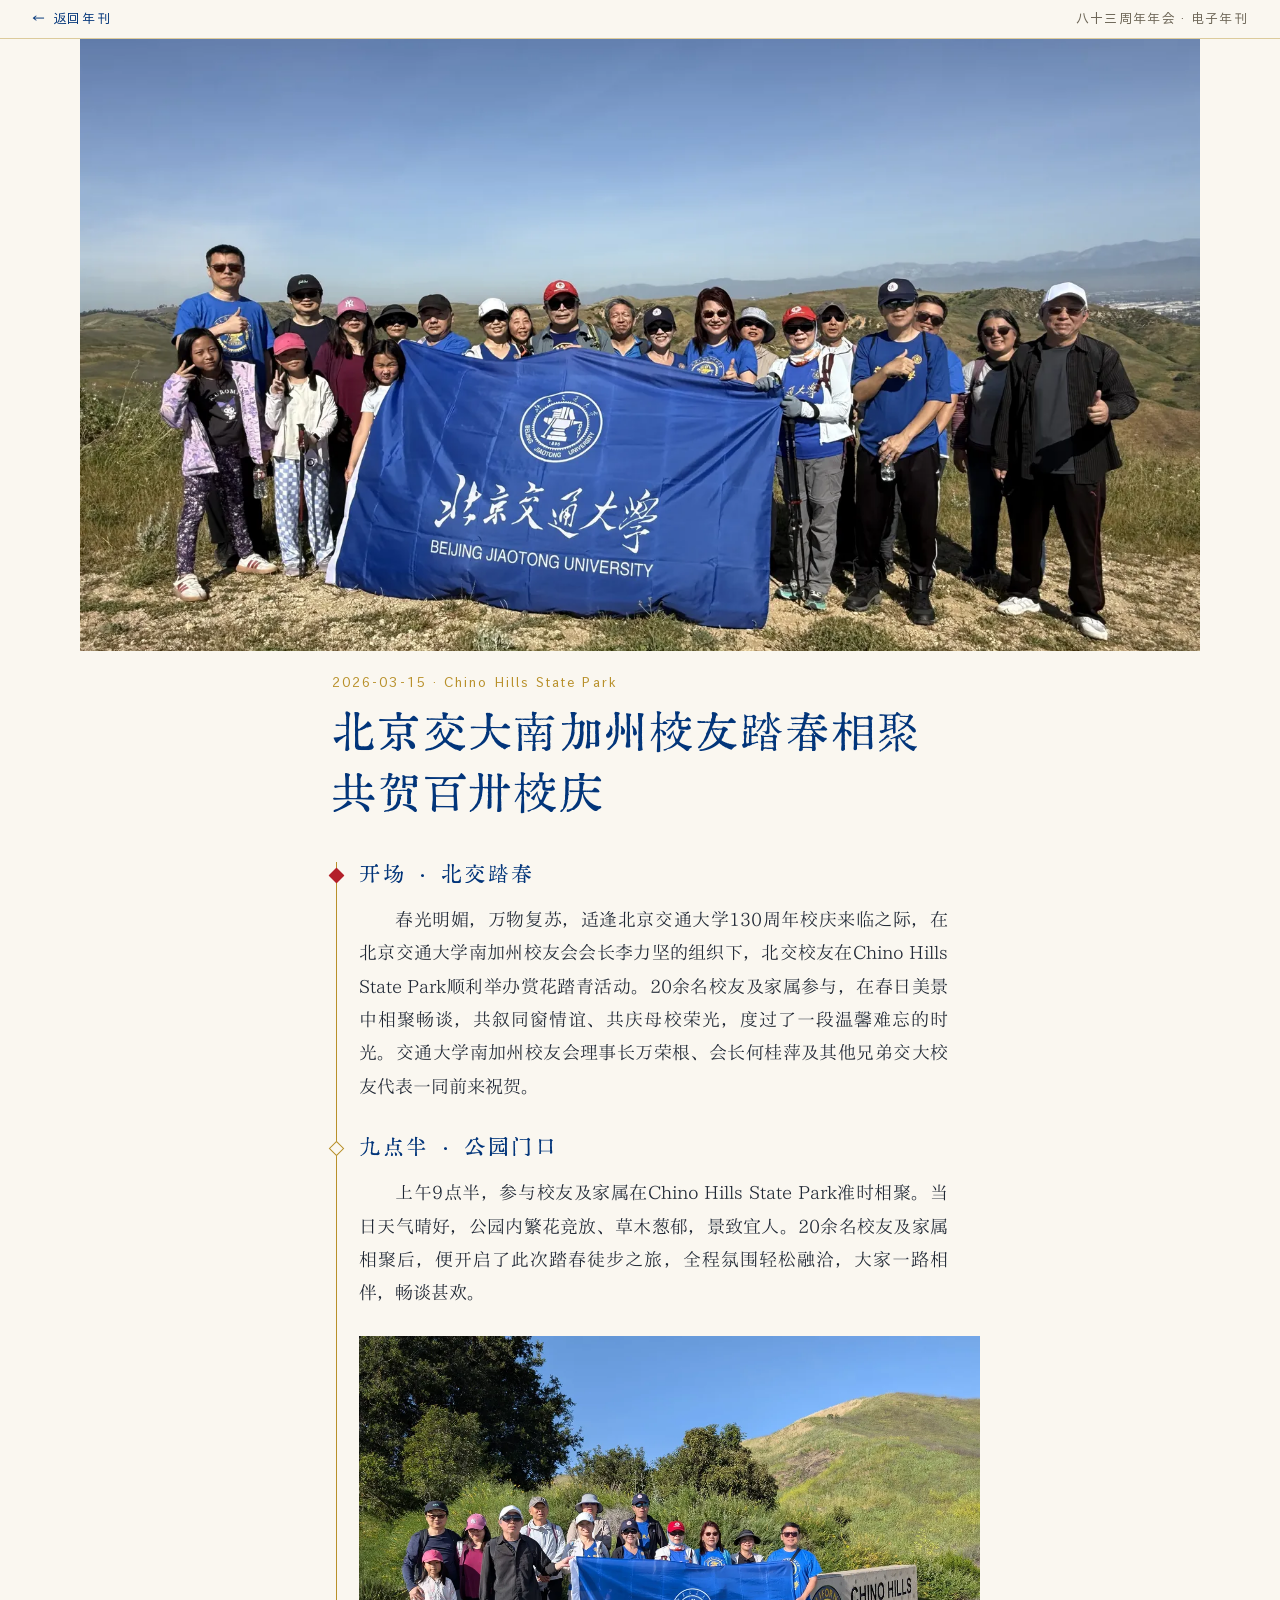
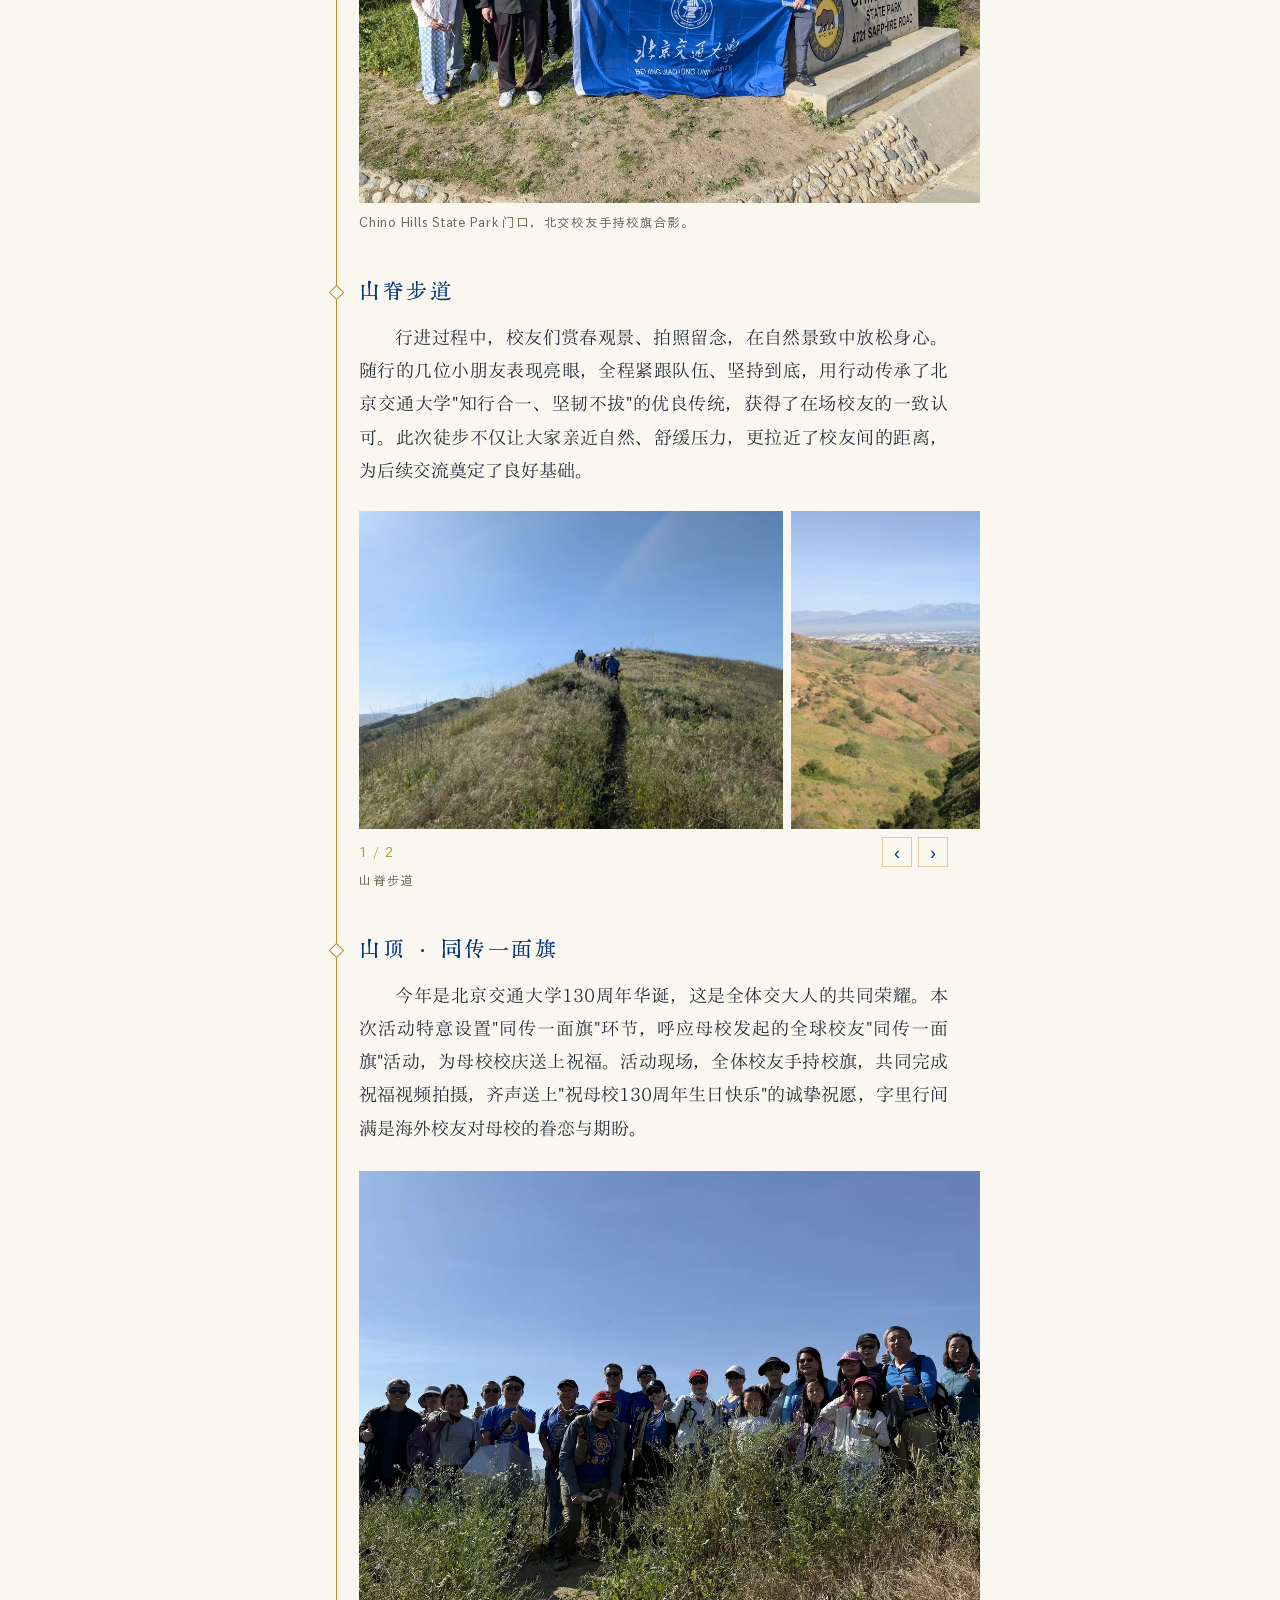
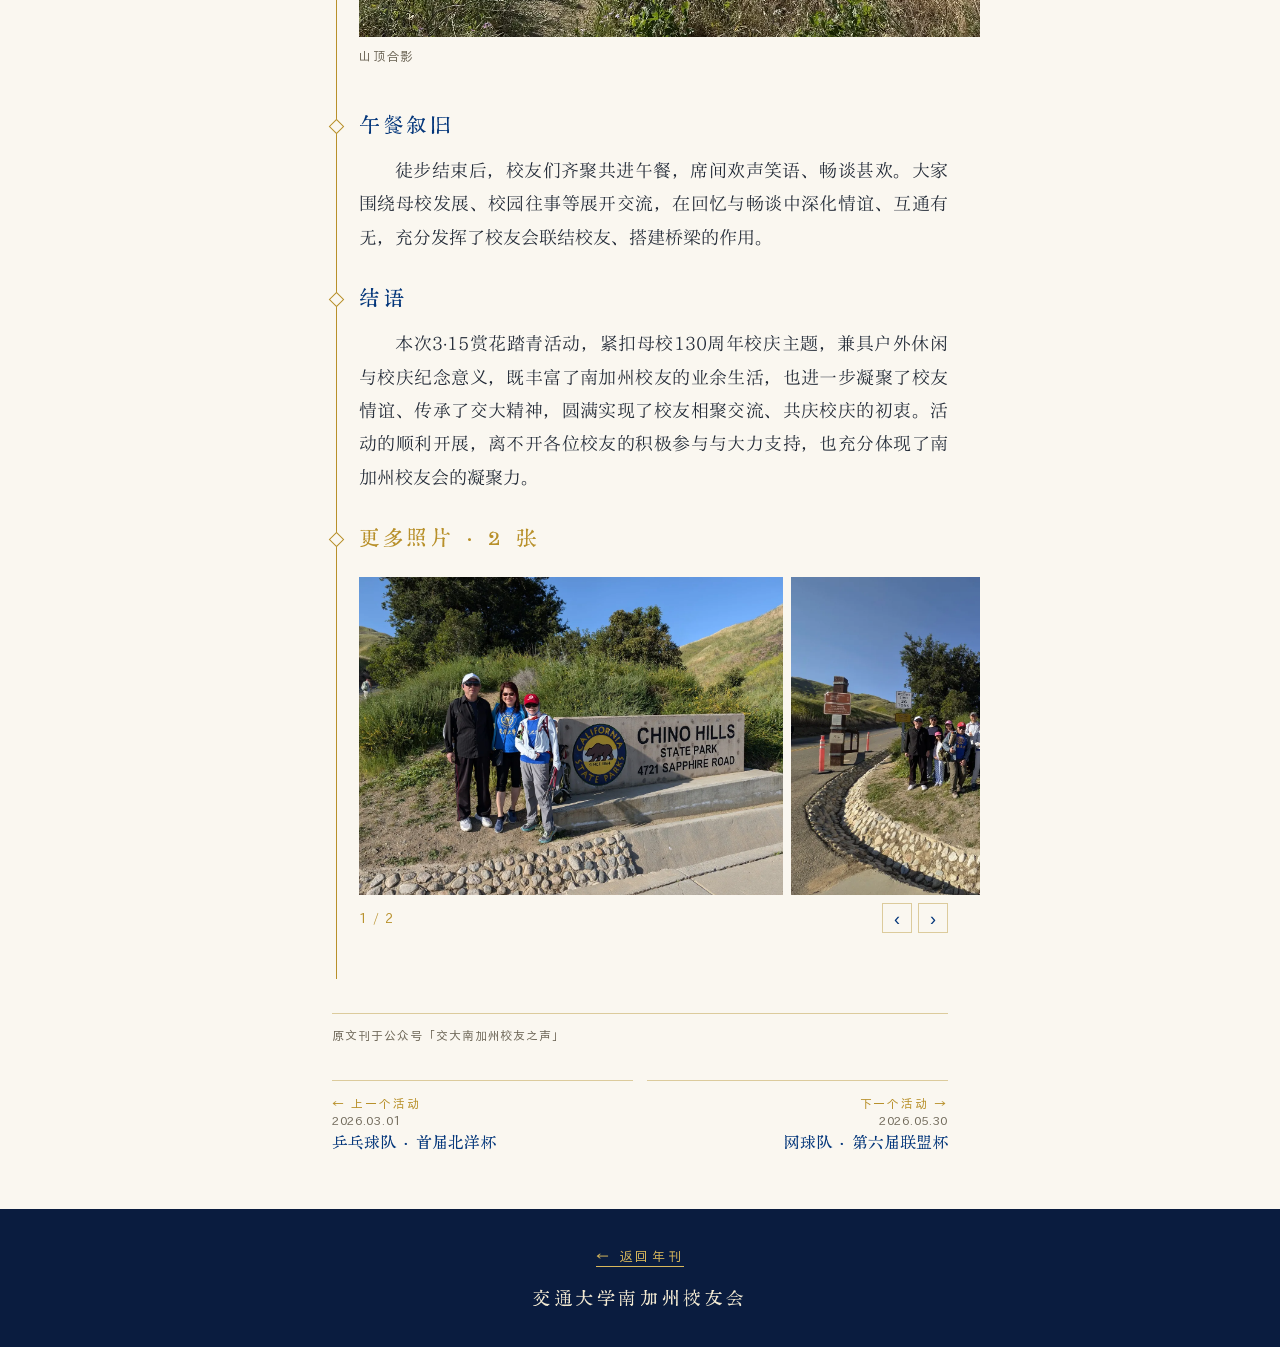
<file: events/beijiao-taqing-2026.html>
<!doctype html>
<html lang="zh-CN">
<head>
<meta charset="utf-8">
<meta name="viewport" content="width=device-width,initial-scale=1,viewport-fit=cover">
<title>北京交大南加州校友踏春相聚 共贺百卅校庆 · 交通大学南加州校友会</title>
<meta name="description" content="2026-03-15 · Chino Hills State Park">
<meta name="theme-color" content="#0A1C3F">
<link rel="stylesheet" href="../assets/fonts.css" media="print" onload="this.media='all'"><noscript><link rel="stylesheet" href="../assets/fonts.css"></noscript>
<style>
/* 电子年刊 · 网页版（手机优先）
   颜色、字体照「设计规范.md」：海军蓝主色、金色细线点缀、中国红只做印章。
   不用圆角卡片、阴影、渐变按钮；章节靠大标题、留白和细金线分隔。 */
:root{
  --navy:#02357A; --deep:#0A1C3F; --ink:#1E2633; --muted:#6E6758;
  --gold:#B8902A; --gold-l:#D9B85C; --gold-line:#DCCB9C; --paper:#FAF7F0; --sheet:#FFFDF8;
  --red:#B3202A;
  --f-display:"Display","Songti SC","Noto Serif SC",serif;
  --f-text:"ZhiSong","Songti SC","Noto Serif SC",serif;
  --f-ui:"XiHei","PingFang SC","Noto Sans SC",sans-serif;
  --f-brush:"Brush","Display",serif;
  --gut:20px; --col:680px;
}
*{box-sizing:border-box}
html{-webkit-text-size-adjust:100%;scroll-behavior:smooth;scroll-padding-top:12px}
body{margin:0;background:var(--paper);color:var(--ink);font:17px/1.85 var(--f-text);-webkit-font-smoothing:antialiased}
img{max-width:100%;display:block}
a{color:var(--navy);text-decoration-color:var(--gold-line);text-underline-offset:3px}
h1,h2,h3,h4,p,figure,blockquote,ol,ul,dl,dd{margin:0}
ol,ul{padding:0;list-style:none}
main{overflow:hidden}

/* ── 章节通用 ── */
.sec,.ads{max-width:var(--col);margin:0 auto;padding:72px var(--gut) 24px}
.ch{margin-bottom:40px}
.ch-kicker{font:13px/1.4 var(--f-ui);letter-spacing:.32em;color:var(--gold);margin-bottom:10px}
.ch-title{font:400 46px/1.15 var(--f-display);color:var(--navy);letter-spacing:.06em;display:flex;align-items:center;gap:14px}
.ch-sub{margin-top:14px;padding-top:12px;border-top:1px solid var(--gold-line);font:13px/1.7 var(--f-ui);letter-spacing:.12em;color:var(--muted);display:flex;flex-wrap:wrap;column-gap:1.4em}
.seal{display:inline-flex;align-items:center;justify-content:center;width:34px;height:34px;background:var(--red);color:#FFF6E8;font:400 19px/1 var(--f-display);border-radius:3px;transform:rotate(-4deg)}

/* ── 目录 ── */
.toc-btn{position:fixed;top:max(12px,env(safe-area-inset-top));right:12px;z-index:20;border:1px solid var(--gold);background:var(--deep);color:#F2E3B8;font:14px/1 var(--f-ui);letter-spacing:.3em;padding:10px 10px 10px 14px;cursor:pointer;opacity:0;pointer-events:none;transition:opacity .25s}
.toc-btn.show{opacity:1;pointer-events:auto}
.toc{position:fixed;inset:0;z-index:30;background:var(--deep);color:#F4EBD3;overflow:auto}
.toc-in{max-width:var(--col);margin:0 auto;padding:64px 28px 40px}
.toc-h{display:flex;flex-direction:column;gap:4px;font:13px/1.6 var(--f-ui);letter-spacing:.24em;color:var(--gold-l);padding-bottom:18px;border-bottom:1px solid rgba(217,184,92,.4);margin-bottom:12px}
.toc li a{display:flex;align-items:baseline;gap:18px;padding:13px 0;color:#F6EEDA;text-decoration:none;font:400 26px/1.3 var(--f-display);letter-spacing:.08em;border-bottom:1px solid rgba(217,184,92,.16)}
.toc li a i{font:13px/1 var(--f-ui);font-style:normal;color:var(--gold-l);letter-spacing:.1em;width:22px}
.toc-close{margin-top:28px;background:none;border:1px solid rgba(217,184,92,.6);color:var(--gold-l);font:14px/1 var(--f-ui);letter-spacing:.3em;padding:12px 16px 12px 20px;cursor:pointer}
body.toc-open{overflow:hidden}

/* ── 封面 ── */
.cover{position:relative;min-height:100vh;min-height:100svh;color:#fff;display:flex;flex-direction:column;overflow:hidden;background:#021A44}
.cv-bg{position:absolute;inset:0;background-size:cover;background-position:center 78%}
.cv-bg::after{content:"";position:absolute;inset:0;background:linear-gradient(180deg,rgba(2,22,60,.55) 0%,rgba(2,22,60,.08) 38%,rgba(2,22,60,.25) 70%,rgba(2,18,48,.78) 100%)}
.cv-top,.cv-main,.cv-foot{position:relative;z-index:1}
.cv-top{display:flex;align-items:center;justify-content:space-between;gap:16px;padding:max(22px,env(safe-area-inset-top)) var(--gut) 0}
.cv-emblem{width:64px}
.cv-schools{width:min(58vw,300px)}
.cv-main{flex:1;display:flex;flex-direction:column;justify-content:center;padding:30px var(--gut) 10px}
.cv-year{font:400 22px/1 var(--f-display);letter-spacing:.3em;color:var(--gold-l)}
.cv-title{margin-top:12px;white-space:nowrap;font:400 clamp(36px,10.6vw,84px)/1.08 var(--f-display);letter-spacing:.06em;background:linear-gradient(180deg,#FFF4C8,#F2D47C 40%,#C8982C 78%,#F6E0A0);-webkit-background-clip:text;background-clip:text;color:transparent;filter:drop-shadow(0 2px 4px rgba(0,10,40,.45))}
.cv-org{margin-top:16px;font:15px/1.6 var(--f-ui);letter-spacing:.42em;color:#E9EEF7}
.cv-130{margin-top:34px;width:min(62vw,300px)}
.cv-130 svg{display:block;width:100%;height:auto}
.cv-years{display:flex;align-items:center;gap:12px;margin-top:6px;font:400 17px/1 var(--f-display);color:var(--gold-l);letter-spacing:.14em}
.cv-years i{flex:1;max-width:80px;border-top:1px solid var(--gold-l)}
.cv-couplet{margin-top:34px;font:400 clamp(24px,7vw,40px)/1.5 var(--f-brush);color:#F6DE9A;letter-spacing:.12em;text-shadow:0 2px 6px rgba(0,20,60,.5)}
.cv-couplet div:nth-child(2){padding-left:2em}
.cv-foot{padding:18px var(--gut) max(22px,env(safe-area-inset-bottom));font:13px/1.7 var(--f-ui);letter-spacing:.14em;color:#DCE4F2}
.cv-down{display:inline-block;margin-top:14px;color:var(--gold-l);text-decoration:none;letter-spacing:.4em;border-bottom:1px solid var(--gold-l);padding-bottom:4px}

/* ── 贺信 ── */
.letter{background:var(--sheet);border:1px solid #E8DFC9;padding:28px 22px 26px;margin:0 calc(var(--gut) * -0.4) 40px}
.lt-head{margin:-6px 0 22px;padding-bottom:16px;border-bottom:1px solid #EFE6D2}
.lt-head img{max-height:84px;width:auto;margin:0 auto}
.lt-from{font:400 26px/1.35 var(--f-display);color:var(--navy);letter-spacing:.06em;margin-bottom:18px}
.lt-from span{display:block;margin-top:4px;font:14px/1.5 var(--f-ui);letter-spacing:.2em;color:var(--muted)}
.lt-body p{text-indent:2em;margin-bottom:.9em;text-align:justify}
.lt-body p.lt-greet{text-indent:0;font-weight:600}
.letter.trad .lt-body p{letter-spacing:.01em}
.lt-sign{position:relative;display:flex;justify-content:flex-end;margin-top:26px;padding:10px 0 6px}
.lt-sign-t{position:relative;z-index:1;text-align:right;font:15px/1.9 var(--f-text);color:var(--ink)}
.lt-seal{position:absolute;z-index:2;right:6px;top:50%;transform:translateY(-50%);width:112px;pointer-events:none}
.trad .lt-sign{padding-bottom:14px}
.trad .lt-seal{width:124px;right:auto;left:6%;top:auto;bottom:-4px;transform:none}
.lt-origs{display:flex;align-items:flex-end;flex-wrap:wrap;gap:12px 22px;margin-top:22px;padding-top:16px;border-top:1px solid #EFE6D2}
.lt-orig{display:flex;align-items:flex-end;gap:12px;text-decoration:none;color:var(--gold)}
.lt-thumb{width:58px;height:auto;border:1px solid #E3D8BF}
.lt-orig span,.lt-pdf{font:13px/1 var(--f-ui);letter-spacing:.24em;color:var(--gold);border-bottom:1px solid var(--gold-line);padding-bottom:4px;text-decoration:none}
/* 原件查看层 */
.viewer{position:fixed;inset:0;z-index:40;background:#0B1424;display:flex;flex-direction:column}
.viewer[hidden]{display:none}
.vw-bar{display:flex;align-items:center;gap:16px;padding:max(12px,env(safe-area-inset-top)) 14px 12px;color:#E9DFC4;font:13px/1.4 var(--f-ui);letter-spacing:.1em;border-bottom:1px solid rgba(217,184,92,.3)}
.vw-title{flex:1;min-width:0;overflow:hidden;text-overflow:ellipsis;white-space:nowrap}
.vw-dl{color:var(--gold-l);text-decoration:none;letter-spacing:.2em}
.vw-close{background:none;border:1px solid rgba(217,184,92,.6);color:var(--gold-l);font:13px/1 var(--f-ui);letter-spacing:.3em;padding:9px 10px 9px 14px;cursor:pointer}
.vw-scroll{flex:1;overflow:auto;-webkit-overflow-scrolling:touch;padding:14px 10px max(24px,env(safe-area-inset-bottom))}
.vw-scroll img{width:100%;max-width:900px;margin:0 auto;background:#fff;cursor:zoom-in}
.vw-scroll img.zoom{width:auto;max-width:none;cursor:zoom-out}

/* ── 校友来稿 ── */
.essay{padding-top:8px;margin-bottom:64px}
.essay + .essay{padding-top:40px;border-top:1px solid var(--gold-line)}
.es-title .nb{display:inline-block}
.es-no{font:400 15px/1 var(--f-display);color:var(--gold);letter-spacing:.1em}
.es-title{margin-top:10px;font:400 30px/1.4 var(--f-display);color:var(--navy);letter-spacing:.04em}
.es-by{margin:16px 0 28px;display:flex;align-items:center;gap:14px}
.es-av{width:56px;height:56px;border-radius:50%;object-fit:cover;flex:none;border:1px solid var(--gold-line)}
.es-by-t{display:flex;flex-direction:column;gap:1px}
.es-by b{font:400 18px/1.45 var(--f-display);color:var(--ink);letter-spacing:.12em;margin-bottom:2px}
.es-by span{font:13px/1.55 var(--f-ui);color:var(--muted);letter-spacing:.06em}
.es-by span.l2{color:var(--gold)}
.es-body p{text-indent:2em;margin-bottom:.85em;text-align:justify}
.es-fig{margin:26px calc(var(--gut) * -1) 28px}
.es-fig img{width:100%;height:auto}
.es-fig.tall{margin-left:0;margin-right:0}
.es-fig.tall img{width:auto;max-width:100%;max-height:78vh;margin:0 auto}
.es-fig figcaption{margin-top:8px;padding:0 var(--gut);font:12.5px/1.5 var(--f-ui);color:var(--muted);letter-spacing:.06em}
.es-fig.tall figcaption{padding:0;text-align:center}
@media (min-width:760px){.es-fig{margin-left:-40px;margin-right:-40px}.es-fig figcaption{padding:0 40px}.es-fig.tall{margin-left:0;margin-right:0}}

/* ── 致辞 ── */
.sp{margin-bottom:56px}
.sp-who{display:grid;grid-template-columns:42% 1fr;gap:18px;align-items:end;margin-bottom:22px}
.sp-photo{width:100%;aspect-ratio:4/5;object-fit:cover}
.sp-who figcaption{display:flex;flex-direction:column;gap:4px;padding-bottom:4px}
.sp-role{font:13px/1.4 var(--f-ui);letter-spacing:.32em;color:var(--gold)}
.sp-name{font:400 34px/1.2 var(--f-display);color:var(--navy);letter-spacing:.1em}
.sp-bio{font:12.5px/1.6 var(--f-ui);color:var(--muted)}
.sp-quote{font:400 21px/1.6 var(--f-display);color:var(--navy);padding:4px 0 18px;margin-bottom:18px;border-bottom:1px solid var(--gold-line)}
.sp-text p{text-indent:2em;margin-bottom:.8em;text-align:justify}
.sp-2 .sp-who{grid-template-columns:1fr 42%}
.sp-2 .sp-who .sp-photo{order:2}
.sp-2 .sp-who figcaption{text-align:right}
.sky{margin-top:24px;text-align:center;color:var(--gold)}
.sky-t{font:400 20px/1.2 var(--f-display);letter-spacing:.6em;text-indent:.6em;color:var(--navy);margin-bottom:14px}
.sky-art svg{display:block;width:100%;height:auto}
.sky-s{margin-top:10px;font:11px/1.6 var(--f-ui);letter-spacing:.2em;color:var(--muted)}

/* ── 节目单 ── */
.pg-sec{margin-bottom:30px}
.pg-h{display:flex;align-items:center;gap:12px;font:400 23px/1.3 var(--f-display);color:var(--navy);letter-spacing:.1em;margin-bottom:6px}
.pg-num{width:30px;height:30px;display:inline-flex;align-items:center;justify-content:center;border:1px solid var(--gold);color:var(--gold);font:400 16px/1 var(--f-display)}
.pg-list li{display:grid;grid-template-columns:62px 1fr;gap:12px;padding:11px 0;border-bottom:1px solid #ECE3CF}
.pg-list time{font:14px/1.9 var(--f-ui);color:var(--gold);letter-spacing:.04em}
.pg-item{display:block;line-height:1.6}
.pg-who{display:block;margin-top:2px;font:13px/1.5 var(--f-ui);color:var(--muted)}

/* ── 奖品 ── */
.pz-tier{margin-bottom:38px}
.pz-h{display:flex;align-items:baseline;justify-content:space-between;font:400 26px/1.3 var(--f-display);color:var(--navy);letter-spacing:.14em;padding-bottom:8px;border-bottom:1px solid var(--gold-line);margin-bottom:18px}
.pz-h em{font:13px/1 var(--f-ui);font-style:normal;color:var(--gold);letter-spacing:.2em}
.pz-items{display:grid;grid-template-columns:1fr 1fr;gap:26px 18px}
.pz-items.n1{grid-template-columns:1fr}
.pz-items.n1 .pz.cut .pz-pic{aspect-ratio:auto;max-width:62%;margin:0 auto}
.pz-items.n1 .pz.cut figcaption{text-align:center}
.pz-1 .pz-items .pz-pic{aspect-ratio:16/9}
.pz-pic{aspect-ratio:1/1;display:flex;align-items:center;justify-content:center}
.pz.cut .pz-pic img{max-height:100%;width:auto;object-fit:contain}
.pz.photo .pz-pic img{width:100%;height:100%;object-fit:cover}
.pz figcaption{margin-top:10px;display:flex;flex-direction:column}
.pz figcaption b{font-weight:400;font-size:16px;line-height:1.5;color:var(--ink)}
.pz figcaption span{font:12.5px/1.5 var(--f-ui);color:var(--muted)}
.pz figcaption em{font:13px/1.6 var(--f-ui);font-style:normal;color:var(--gold);letter-spacing:.1em}

/* ── 年度回顾 ── */
.rv-lead{margin:0 calc(var(--gut) * -1) 36px}
.rv-hero{position:relative}
.rv-hero img{width:100%;aspect-ratio:4/3;object-fit:cover}
.rv-badge{position:absolute;left:var(--gut);bottom:-18px;background:var(--deep);color:#F4EBD3;padding:12px 16px;display:flex;flex-direction:column;gap:2px;max-width:82%}
.rv-badge span{font:13px/1.5 var(--f-ui);letter-spacing:.06em}
.rv-badge b{font:400 22px/1.3 var(--f-display);color:var(--gold-l);letter-spacing:.12em}
.rv-lead-t{padding:22px var(--gut) 0}
.rv-赛场 .rv-lead-t{padding-top:36px}
.rv-kick{font:13px/1.4 var(--f-ui);letter-spacing:.32em;color:var(--red);margin-bottom:6px}
.rv-when{font:13px/1.6 var(--f-ui);letter-spacing:.1em;color:var(--gold)}
.rv-lead-t h3{font:400 28px/1.35 var(--f-display);color:var(--navy);margin:6px 0 10px}
.rv-lead-t blockquote{font:400 19px/1.6 var(--f-display);color:var(--navy);margin-bottom:10px}
.rv-lead-t p{text-align:justify}
.rv-items{display:flex;flex-direction:column;gap:34px}
.rv-item figure{position:relative;margin-bottom:12px}
.rv-item figure img{width:100%;aspect-ratio:3/2;object-fit:cover}
.rv-item.sq figure img{aspect-ratio:auto;max-width:440px}
.rv-res{position:absolute;right:0;bottom:0;background:var(--red);color:#FFF4E2;font:400 15px/1 var(--f-display);letter-spacing:.12em;padding:9px 12px}
.rv-date{display:flex;align-items:baseline;gap:8px;margin-bottom:2px}
.rv-date b{font:400 20px/1.2 var(--f-display);color:var(--gold)}
.rv-date span{font:12px/1 var(--f-ui);color:var(--muted);letter-spacing:.1em}
.rv-item h3{font:400 22px/1.4 var(--f-display);color:var(--navy);margin-bottom:6px}
.rv-item p{text-align:justify}
/* 杂志：两条小新闻左右交错（宽屏） */
.rv-year{margin-top:44px;padding-top:18px;border-top:1px solid var(--gold-line)}
.rv-year-h{font:400 22px/1.3 var(--f-display);color:var(--navy);letter-spacing:.2em;margin-bottom:16px}
.rv-year ol{position:relative;padding-left:22px}
.rv-year ol::before{content:"";position:absolute;left:5px;top:8px;bottom:8px;border-left:1px solid var(--gold)}
.rv-year li{position:relative;display:grid;grid-template-columns:86px 1fr;align-items:baseline;padding:7px 0}
.rv-year li::before{content:"";position:absolute;left:-21px;top:16px;width:9px;height:9px;border:1px solid var(--gold);background:var(--paper);transform:rotate(45deg)}
.rv-year li.hi::before,.rv-year li.end::before{background:var(--red);border-color:var(--red)}
.rv-year time{font:11px/1 var(--f-ui);color:var(--muted);letter-spacing:.06em}
.rv-year time b{font:400 17px/1 var(--f-display);color:var(--gold);margin-left:6px}
.rv-year li.end span{color:var(--red)}

/* ── 历任会长 ── */
.pr-origin{display:grid;grid-template-columns:auto 1fr;gap:18px;align-items:center;padding:18px 0;border-top:1px solid var(--gold-line);border-bottom:1px solid var(--gold-line);margin-bottom:34px}
.pr-o-year{font:400 44px/1 var(--f-display);color:var(--gold)}
.pr-o-names{display:flex;flex-wrap:wrap;gap:4px 14px;font:400 19px/1.4 var(--f-display);color:var(--navy);letter-spacing:.1em}
.pr-origin p{font:13px/1.6 var(--f-ui);color:var(--muted);margin-top:4px}
.pr-band{margin-bottom:34px}
.pr-band-h{font:400 22px/1.2 var(--f-display);color:var(--gold);letter-spacing:.12em;margin-bottom:14px}
.pr-grid{display:grid;grid-template-columns:repeat(3,minmax(0,1fr));gap:18px 12px}
.pr-p img{width:100%;aspect-ratio:4/5;object-fit:cover;background:#E9E3D6}
.pr-p figcaption,.pr-text li{display:flex;flex-direction:column;margin-top:8px}
.pr-p b,.pr-text b{font:400 18px/1.3 var(--f-display);color:var(--navy);letter-spacing:.06em}
.pr-p span,.pr-text span{font:11.5px/1.5 var(--f-ui);color:var(--muted)}
.pr-p em,.pr-text em{font:11.5px/1.5 var(--f-ui);font-style:normal;color:var(--gold)}
.pr-text{display:grid;grid-template-columns:repeat(2,minmax(0,1fr));gap:4px 18px;margin-top:16px}
.pr-text li{padding:8px 0;border-top:1px solid #ECE3CF}

/* ── 团队 ── */
.team h3{font:400 24px/1.3 var(--f-display);color:var(--navy);letter-spacing:.16em;margin-bottom:12px}
.team h4{font:13px/1.4 var(--f-ui);letter-spacing:.32em;color:var(--gold);margin:22px 0 8px}
.tg-hon{padding-bottom:28px;margin-bottom:30px;border-bottom:1px solid var(--gold-line)}
.tg-note{font:13px/1.5 var(--f-ui);color:var(--muted);margin:-6px 0 14px;letter-spacing:.06em}
.tg-hon ul{display:grid;grid-template-columns:repeat(4,minmax(0,1fr));gap:10px 8px}
.tg-hon li{font:400 18px/1.4 var(--f-display);color:var(--ink);letter-spacing:.06em}
.tg-exec{display:grid;grid-template-columns:1fr 1fr;gap:14px 16px}
.tg-exec div{border-top:1px solid #ECE3CF;padding-top:8px}
.tg-exec dt{font:12px/1.5 var(--f-ui);letter-spacing:.2em;color:var(--gold)}
.tg-exec dd{font:400 21px/1.4 var(--f-display);color:var(--navy)}
.tg-names{display:grid;grid-template-columns:repeat(3,minmax(0,1fr));gap:10px 12px}
.tg-names li{display:flex;flex-direction:column}
.tg-names b{font:400 18px/1.4 var(--f-display);color:var(--ink)}
.tg-names span{font:12px/1.4 var(--f-ui);color:var(--muted)}
.tg-clubs{margin-top:36px}
.tg-clubs dl div{display:grid;grid-template-columns:96px 1fr;gap:12px;padding:12px 0;border-top:1px solid #ECE3CF}
.tg-clubs dt{font:400 17px/1.5 var(--f-display);color:var(--navy)}
.tg-clubs dd b{display:block;font-weight:400}
.tg-clubs dd span{display:block;font:13px/1.6 var(--f-ui);color:var(--muted)}

/* ── 赞助商广告 ── */
.ads{padding-top:56px}
.ads-label{font:12px/1 var(--f-ui);letter-spacing:.4em;color:var(--muted);margin-bottom:6px}
.ad{position:relative;padding:28px 0 30px;border-top:1px solid var(--gold-line)}
.ad + .ad{margin-top:0}
.ad-head{display:flex;align-items:flex-start;justify-content:space-between;gap:16px}
.ad-logo{height:auto;max-width:min(100%,280px)}
.ad-logo.center{margin:0 auto}
.ad-logo.sm{max-width:180px}
.ad-badge{display:flex;flex-direction:column;align-items:flex-end;font:12px/1.4 var(--f-ui);color:var(--muted)}
.ad-badge b{font:400 16px/1.3 var(--f-display);color:var(--navy)}
.ad-name{margin-top:14px;font:400 23px/1.4 var(--f-display);color:var(--navy);letter-spacing:.04em}
.ad-name span{margin-left:.6em;font:14px/1 var(--f-ui);color:var(--muted)}
.ad-subname{margin-top:4px;font:14px/1.5 var(--f-ui);letter-spacing:.14em;color:var(--gold)}
.ad-en{margin-top:8px;font:12px/1.5 var(--f-ui);letter-spacing:.16em;text-transform:uppercase;color:var(--navy)}
.ad-hero{margin:22px 0 6px}
.ad-hero div{font:400 clamp(25px,7.2vw,34px)/1.45 var(--f-display);color:var(--navy);letter-spacing:.03em}
.ad-hero span{display:block;margin-top:10px;font:13px/1.4 var(--f-ui);letter-spacing:.32em;color:var(--gold)}
.ad-tag{margin-top:12px;color:var(--gold);font-size:15.5px;line-height:1.6}
.ad-tag.big{font:400 22px/1.5 var(--f-display);color:var(--navy)}
.ad-desc{margin-top:12px;text-align:justify}
.ad-person{display:grid;grid-template-columns:96px 1fr;gap:16px;align-items:center;margin-top:18px}
.ad-person img{width:96px;height:96px;border-radius:50%;object-fit:cover}
.ad-person b{display:block;font:400 20px/1.4 var(--f-display);color:var(--navy)}
.ad-person em{display:block;font:13px/1.5 var(--f-ui);font-style:normal;color:var(--gold)}
.ad-person span{display:block;font-size:14.5px;line-height:1.6}
.ad-cut{display:block;width:auto;max-width:62%;max-height:min(52vh,440px);object-fit:contain;margin:16px 0 0 auto}   /* 10-31 竖长图（DMG 喷淋）在电脑上会撑满屏幕：限高 */
.ad-stats{display:flex;margin-top:18px;border-top:1px solid #ECE3CF;border-bottom:1px solid #ECE3CF}
.ad-stats div{flex:1;padding:12px 8px}
.ad-stats div + div{border-left:1px solid #ECE3CF}
.ad-stats b{display:block;font:400 22px/1.2 var(--f-display);color:var(--navy)}
.ad-stats span{font:12px/1.4 var(--f-ui);color:var(--muted)}
.ad-tiles{margin-top:16px;counter-reset:t}
.ad-tiles li{display:grid;grid-template-columns:30px 1fr;padding:8px 0;border-top:1px solid #ECE3CF;counter-increment:t}
.ad-tiles li::before{content:counter(t,decimal-leading-zero);font:12px/1.9 var(--f-ui);color:var(--gold)}
.ad-tiles li b{font-weight:400}
.ad-tiles li span{grid-column:2;font:13px/1.5 var(--f-ui);color:var(--muted)}
.ad-cols{display:grid;grid-template-columns:repeat(auto-fit,minmax(130px,1fr));gap:12px;margin-top:16px}
.ad-cols b{display:block;font:13px/1.6 var(--f-ui);letter-spacing:.2em;color:var(--gold)}
.ad-cols span{display:block;font-size:15px;line-height:1.6}
.ad-kv{margin-top:16px}
.ad-kv div{display:grid;grid-template-columns:5.6em 1fr;gap:12px;padding:8px 0;border-top:1px solid #ECE3CF}
.ad-kv dt{font:13px/1.95 var(--f-ui);letter-spacing:.12em;color:var(--gold)}
.ad-kv dd{font-size:15.5px;line-height:1.7}
.ad-list-h{margin-top:18px;font:13px/1.4 var(--f-ui);letter-spacing:.24em;color:var(--gold)}
.ad-list{margin-top:8px}
.ad-list li{position:relative;padding:5px 0 5px 16px;font-size:15.5px;line-height:1.6}
.ad-list li::before{content:"";position:absolute;left:0;top:15px;width:6px;height:6px;border:1px solid var(--gold);transform:rotate(45deg)}
.ad-list.two{display:grid;grid-template-columns:1fr 1fr;column-gap:16px}
.ad-chips{display:flex;flex-wrap:wrap;gap:6px 18px;margin-top:12px;font:14px/1.6 var(--f-ui);color:var(--navy);letter-spacing:.06em}
.ad-steps{margin-top:16px}
.ad-steps li{display:grid;grid-template-columns:34px 1fr;gap:10px;padding:8px 0;border-top:1px solid #ECE3CF}
.ad-steps i{font:400 20px/1.3 var(--f-display);font-style:normal;color:var(--gold)}
.ad-steps b{display:block;font-weight:400;color:var(--navy)}
.ad-steps span{font:13.5px/1.6 var(--f-ui);color:var(--muted)}
.ad-more{color:var(--muted);font-size:15px}
.ad-close{margin-top:14px;font:400 19px/1.6 var(--f-display);color:var(--navy)}
.ad-imgs{display:grid;gap:8px;margin-top:18px}
.ad-imgs.n2{grid-template-columns:1fr 1fr}
.ad-imgs.n3{grid-template-columns:repeat(3,1fr)}
.ad-imgs img{width:100%;aspect-ratio:3/2;object-fit:cover}
.ad-imgs.n1 img{aspect-ratio:16/10}
.ad-imgs.whole img{object-fit:contain;background:#fff;aspect-ratio:1/1}
.ad-imgs figcaption{margin-top:6px;font:12px/1.5 var(--f-ui);color:var(--muted)}
.ad-sign{margin-top:14px;text-align:right;font:15px/1.6 var(--f-text)}
.ad-call{margin-top:18px;font:400 26px/1.3 var(--f-ui);letter-spacing:.02em}
.ad-call a{text-decoration:none;color:var(--navy)}
.ad-call i{display:block;font:12px/1.6 var(--f-ui);font-style:normal;letter-spacing:.2em;color:var(--gold)}
.ad-call span{display:block;font:14px/1.6 var(--f-text);color:var(--muted)}
.ad-contact{margin-top:10px;font:14px/1.7 var(--f-ui);color:var(--muted)}
.ad-contact a{color:var(--navy)}
.ad-links{display:flex;flex-wrap:wrap;gap:10px 22px;margin-top:16px}
.ad-web{font:14px/1.4 var(--f-ui);letter-spacing:.06em;color:var(--navy);text-decoration:none;border-bottom:1px solid var(--gold);padding-bottom:3px}
.ad-web::after{content:" ↗";color:var(--gold)}
.ad-offices{display:grid;gap:12px;margin-top:18px;font:14px/1.6 var(--f-ui);color:var(--muted)}
.ad-offices b{display:block;color:var(--navy);font-weight:400}
/* 贺词（总会） */
.ad-wish{text-align:center;padding-top:34px}
.wish{margin-top:18px;color:var(--navy);font-family:var(--f-display);letter-spacing:.1em}
.wish .w-小{font-size:16px;color:var(--gold)}
.wish .w-中{font-size:19px;line-height:1.8}
.wish .w-大{font-size:30px;line-height:1.45}
.wish-motto{margin-top:16px;font:13px/1 var(--f-ui);letter-spacing:.4em;color:var(--gold)}
.wish-sign{margin-top:18px;font:15px/1.6 var(--f-text)}
.wish-sign span{display:block;font:11px/1.6 var(--f-ui);color:var(--muted);letter-spacing:.06em}
/* 校友名字 */
.ad-kick{font:13px/1.4 var(--f-ui);letter-spacing:.3em;color:var(--gold)}
.names{display:flex;flex-wrap:wrap;align-items:center;gap:18px 34px;margin:18px 0 10px}
.names img{height:44px;width:auto}
.ad-thanks{font:14px/1.6 var(--f-ui);color:var(--muted);letter-spacing:.1em}
/* 分会专页 */
.ad-big{font:400 32px/1.3 var(--f-display);color:var(--navy);letter-spacing:.08em;margin-top:6px}
.ad-chief{display:grid;grid-template-columns:38% 1fr;gap:16px;margin-top:18px;align-items:start}
.ad-chief img{width:100%;aspect-ratio:4/5;object-fit:cover}
.ad-chief b{display:block;font:400 24px/1.3 var(--f-display);color:var(--navy);margin-top:4px}
.ad-chief em{display:block;font:13px/1.5 var(--f-ui);font-style:normal;color:var(--muted)}
.ad-chief p{margin-top:8px;font-size:14.5px;line-height:1.7}
.ad-sub-h{margin-top:22px;font:400 20px/1.3 var(--f-display);color:var(--navy);letter-spacing:.14em}
/* 整页广告 / 封底 */
.fp-hero,.bk-hero{width:calc(100% + 2 * var(--gut));max-width:none;margin:14px calc(var(--gut) * -1) 0;aspect-ratio:16/10;object-fit:cover}
.bk-open{margin-top:12px;font:13px/1.4 var(--f-ui);letter-spacing:.24em;color:var(--red)}
.bk-close{margin-top:12px;font:400 20px/1.6 var(--f-display);color:var(--navy)}
.bk-sis{margin-top:20px}
.bk-sis h3{font:13px/1.4 var(--f-ui);letter-spacing:.3em;color:var(--gold);font-weight:400}
.bk-s-name{display:block;margin-top:12px;font:400 20px/1.4 var(--f-display);color:var(--navy)}
.bk-s-name span{display:block;font:12px/1.4 var(--f-ui);color:var(--muted);letter-spacing:.1em}

/* ── 页脚 ── */
.foot{margin-top:60px;background:var(--deep);color:#DCE4F2;text-align:center;padding:48px var(--gut) max(48px,env(safe-area-inset-bottom));font:13px/1.8 var(--f-ui);letter-spacing:.12em}
.foot-org{font:400 22px/1.4 var(--f-display);color:#F4EBD3;letter-spacing:.2em}
.foot-en{font-size:11px;letter-spacing:.06em;color:#9FB0CC}
.foot-m{margin-top:16px;color:var(--gold-l);letter-spacing:.4em}
.foot-y{color:#9FB0CC}
.foot-top{display:inline-block;margin-top:20px;color:var(--gold-l);text-decoration:none;border-bottom:1px solid var(--gold-l);padding-bottom:3px;letter-spacing:.3em}

/* ── 宽屏（平板、电脑） ── */
@media (min-width:760px){
  :root{--gut:32px}
  body{font-size:18px}
  .sec,.ads{padding-top:96px}
  .ch-title{font-size:60px}
  .cover{min-height:100vh}
  .cv-main{padding-left:8vw}
  .cv-emblem{width:84px}
  .letter{margin:0 0 48px;padding:44px 52px 40px}
  .rv-lead{margin-left:-80px;margin-right:-80px}
  .rv-hero img{aspect-ratio:16/9}
  .rv-lead-t{padding-left:80px;padding-right:80px}
  .rv-items{display:grid;grid-template-columns:1fr 1fr;gap:40px 28px}
  .rv-专题 .rv-items{grid-template-columns:1fr}
  .rv-专题 .rv-item{display:grid;grid-template-columns:1fr 1fr;gap:24px;align-items:start}
  .rv-专题 .rv-item:nth-child(even) figure{order:2}
  .pr-grid{grid-template-columns:repeat(4,minmax(0,1fr))}
  .tg-hon ul{grid-template-columns:repeat(6,minmax(0,1fr))}
  .pz-items{grid-template-columns:repeat(3,1fr)}
  .pz-items.n1{grid-template-columns:1fr}
  .ad-offices{grid-template-columns:repeat(3,1fr)}
  .fp-hero,.bk-hero{width:100%;margin-left:0;margin-right:0}
}
@media (min-width:1100px){
  .rv-lead{margin-left:-160px;margin-right:-160px}
  .rv-lead-t{padding-left:160px;padding-right:160px}
}

/* ══════════ 活动详情页（二级页面） ══════════ */
.ev-bar{position:sticky;top:0;z-index:10;display:flex;justify-content:space-between;align-items:center;gap:12px;padding:max(10px,env(safe-area-inset-top)) var(--gut) 10px;background:rgba(250,247,240,.96);border-bottom:1px solid var(--gold-line);font:13px/1.4 var(--f-ui);letter-spacing:.1em;color:var(--muted)}
.ev-bar a{color:var(--navy);text-decoration:none;letter-spacing:.14em}
.ev-kick{font:13px/1.5 var(--f-ui);letter-spacing:.16em;color:var(--gold)}
.ev-title{margin-top:10px;font:400 30px/1.4 var(--f-display);color:var(--navy);letter-spacing:.03em}
.ev-host{margin-top:10px;font:12.5px/1.6 var(--f-ui);color:var(--muted)}
.ev-lead{margin:22px 0 4px;font-size:18.5px;line-height:1.9;color:var(--ink);text-align:justify}
.ev-p{text-indent:2em;margin:0 0 .9em;text-align:justify}
.ev-p b{font-weight:600;color:var(--navy)}
.ev-src{margin-top:34px;padding-top:12px;border-top:1px solid var(--gold-line);font:12px/1.6 var(--f-ui);color:var(--muted);letter-spacing:.08em}
.ev-pic{display:block;cursor:zoom-in}
.ev-pic img{width:100%;height:auto}
.ev-figs{margin:26px 0 30px;display:grid;gap:6px}
.ev-figs figcaption{margin-top:4px;font:12.5px/1.6 var(--f-ui);color:var(--muted);letter-spacing:.06em}
.ev-figs.n3{grid-template-columns:1fr 1fr}.ev-figs.n3 .ev-pic:first-child{grid-column:1/-1}
.ev-figs.n3 .ev-pic:not(:first-child) img{aspect-ratio:1/1;object-fit:cover}
.ev-figs .ev-pic.tall img{max-height:80vh;width:auto;max-width:100%;margin:0 auto}
.ev-foot{margin-top:40px;background:var(--deep);color:#DCE4F2;text-align:center;padding:36px var(--gut) max(36px,env(safe-area-inset-bottom));font:13px/1.8 var(--f-ui);letter-spacing:.12em}
.ev-foot a{color:var(--gold-l);text-decoration:none;border-bottom:1px solid var(--gold-l);padding-bottom:3px;letter-spacing:.24em}
.ev-foot-org{margin-top:18px;font:400 18px/1.4 var(--f-display);color:#F4EBD3;letter-spacing:.2em}
/* A 图文长卷 */
.evA-hero img{width:100%;aspect-ratio:4/3;object-fit:cover}
.evA-hero-cap{padding:8px var(--gut) 0;font:12.5px/1.6 var(--f-ui);color:var(--muted);letter-spacing:.06em}
.evA{padding-top:28px}
.evA .ev-figs.bleed{margin-left:calc(var(--gut) * -1);margin-right:calc(var(--gut) * -1)}
.evA .ev-figs.bleed figcaption{padding:0 var(--gut)}
/* B 相册 */
.evB-head{padding-top:36px;padding-bottom:10px}
.evB-more{margin-top:14px}
.evB-more summary{display:inline-block;cursor:pointer;list-style:none;font:13px/1 var(--f-ui);letter-spacing:.3em;color:var(--gold);border-bottom:1px solid var(--gold-line);padding-bottom:5px;margin-bottom:16px}
.evB-more summary::-webkit-details-marker{display:none}
.evB-more[open] summary{display:none}
.evB-gal{max-width:980px;margin:0 auto;padding:10px 6px 20px}
.evB-count{padding:0 calc(var(--gut) - 6px) 12px;font:12.5px/1.5 var(--f-ui);color:var(--muted);letter-spacing:.1em}
.evB-grid{display:grid;grid-template-columns:1fr 1fr;gap:6px}
.evB-grid .ev-pic img{aspect-ratio:1/1;object-fit:cover}
.evB-grid .ev-pic.g0{grid-column:1/-1}
.evB-grid .ev-pic.g0 img{aspect-ratio:3/2}
.evB-grid .ev-pic.tall img{max-height:none;width:100%}
/* C 这一天 */
.evC-hero{position:relative;color:#fff}
.evC-hero img{width:100%;height:78vh;height:78svh;object-fit:cover}
.evC-hero::after{content:"";position:absolute;inset:0;background:linear-gradient(180deg,rgba(2,22,60,0) 40%,rgba(2,18,48,.82) 100%)}
.evC-hero-t{position:absolute;z-index:1;left:var(--gut);right:var(--gut);bottom:26px}
.evC-hero .ev-kick{color:var(--gold-l)}
.evC-hero .ev-title{color:#FFF6E2;font-size:28px}
.evC{padding-top:36px}
.evC-ch{position:relative;padding-left:22px;border-left:1px solid var(--gold);margin-left:4px;padding-bottom:16px}
.evC-label{position:relative;margin:0 0 14px;font:400 21px/1.3 var(--f-display);color:var(--navy);letter-spacing:.12em}
.evC-label i{position:absolute;left:-28px;top:8px;width:11px;height:11px;background:var(--paper);border:1px solid var(--gold);transform:rotate(45deg)}
.evC-ch:first-child .evC-label i,.evC-ch:last-child .evC-label i{background:var(--red);border-color:var(--red)}
.evC .ev-figs{margin-right:calc(var(--gut) * -1)}
/* 照片查看层 */
.viewer.gal{background:#05090F}
.gal-stage{position:relative;flex:1;display:flex;align-items:center;justify-content:center;min-height:0;padding:8px}
.gal-stage img{max-width:100%;max-height:100%;object-fit:contain}
.gal-nav{position:absolute;top:50%;transform:translateY(-50%);width:44px;height:64px;border:0;background:rgba(10,20,36,.45);color:#F2E3B8;font:300 34px/1 var(--f-ui);cursor:pointer}
.gal-nav.prev{left:0}.gal-nav.next{right:0}
.gal-cap{padding:10px 16px max(18px,env(safe-area-inset-bottom));min-height:46px;color:#CFC6AE;font:13px/1.6 var(--f-ui);letter-spacing:.06em;text-align:center}
/* 年刊主页里的「阅读全文」 */
.rv-more{display:inline-block;margin-top:12px;font:13px/1 var(--f-ui);letter-spacing:.24em;color:var(--navy);text-decoration:none;border-bottom:1px solid var(--gold);padding-bottom:5px}
.rv-more::after{content:" →";color:var(--gold)}
@media (min-width:760px){
  .ev-title{font-size:40px}
  .evA-hero img{aspect-ratio:21/9}
  .evB-grid{grid-template-columns:repeat(3,1fr)}
  .evB-grid .ev-pic.g0{grid-column:span 2}
  .evC-hero .ev-title{font-size:44px}
}

/* 横滑组图（方向 C） */
.ev-swipe{margin:24px calc(var(--gut) * -1) 30px 0}
.sw-track{display:flex;gap:8px;overflow-x:auto;scroll-snap-type:x mandatory;-webkit-overflow-scrolling:touch;scrollbar-width:none;padding-right:var(--gut)}
.sw-track::-webkit-scrollbar{display:none}
.sw-slide{flex:0 0 86%;scroll-snap-align:start}
.sw-slide .ev-pic img{width:100%;aspect-ratio:4/3;object-fit:cover;max-height:none}
.sw-meta{display:flex;align-items:center;gap:12px;margin-top:8px;padding-right:var(--gut);font:12.5px/1.4 var(--f-ui);color:var(--muted);letter-spacing:.08em}
.sw-n{color:var(--gold);letter-spacing:.12em;min-width:3.2em}
.sw-hint{flex:1}
.ev-swipe.moved .sw-hint{visibility:hidden}
.sw-btns{display:none;gap:6px}
.sw-b{width:30px;height:30px;border:1px solid var(--gold-line);background:none;color:var(--navy);font:18px/1 var(--f-ui);cursor:pointer}
.ev-swipe figcaption{margin-top:4px;padding-right:var(--gut);font:12.5px/1.6 var(--f-ui);color:var(--muted);letter-spacing:.06em}
@media (hover:hover) and (pointer:fine){.sw-btns{display:flex}.sw-hint{visibility:hidden}}
@media (min-width:760px){.sw-slide{flex-basis:72%}}

.ev-quote{text-indent:0;margin:6px 0 18px;padding:2px 0 2px 16px;border-left:2px solid var(--gold);font:400 18px/1.7 var(--f-display);color:var(--navy)}
.ev-table{margin:14px 0 22px;overflow-x:auto}
.ev-table table{border-collapse:collapse;width:100%;font:13.5px/1.6 var(--f-ui)}
.ev-table th,.ev-table td{padding:8px 8px;border-bottom:1px solid #ECE3CF;text-align:left;vertical-align:top}
.ev-table tr:first-child th,.ev-table tr:first-child td{color:var(--gold);letter-spacing:.1em;border-bottom-color:var(--gold-line)}
.ev-table b{color:var(--red);font-weight:600}
.evC-hero.nohero{color:var(--ink);padding:40px var(--gut) 8px;max-width:var(--col);margin:0 auto}
.evC-hero.nohero::after{display:none}
.evC-hero.nohero .evC-hero-t{position:static}
.evC-hero.nohero .ev-kick{color:var(--gold)}
.evC-hero.nohero .ev-title{color:var(--navy)}
.evC-ch.extra .evC-label{color:var(--gold)}

.ev-pn{max-width:var(--col);margin:10px auto 0;padding:0 var(--gut);display:grid;grid-template-columns:1fr 1fr;gap:14px}
.ev-pn a{display:flex;flex-direction:column;gap:2px;padding:14px 0;border-top:1px solid var(--gold-line);text-decoration:none;color:var(--navy);font:400 16px/1.45 var(--f-display)}
.ev-pn a.next{text-align:right;grid-column:2}
.ev-pn i{font:12px/1.4 var(--f-ui);font-style:normal;letter-spacing:.16em;color:var(--gold)}
.ev-pn span{font:11.5px/1.4 var(--f-ui);color:var(--muted);letter-spacing:.06em}
.rv-year li a{color:var(--navy);text-decoration:none;border-bottom:1px solid var(--gold-line)}
.rv-year li a::after{content:" →";color:var(--gold);font-size:.85em}

.evC-hero.wide img{height:auto;aspect-ratio:auto}
.evC-hero.wide::after{display:none}
.evC-hero.wide .evC-hero-t{position:static;padding:22px var(--gut) 0;max-width:var(--col);margin:0 auto}
.evC-hero.wide .ev-kick{color:var(--gold)}
.evC-hero.wide .ev-title{color:var(--navy)}
@media (min-width:760px){.evC-hero.wide img{max-height:78vh;object-fit:cover}}

.ev-table th{white-space:nowrap;color:var(--navy);font-weight:400}
.ev-p:has(> b:only-child){text-align:left}

/* 赞助商汇总（公众号尾图） */
.thanks .ch{margin-bottom:24px}
.thanks-wall{margin:0 calc(var(--gut) * -0.5);background:#fff;border:1px solid #EFE6D2;padding:18px 10px}
.thanks-wall img{width:100%;height:auto;max-width:540px;margin:0 auto}

/* 11-01 历任会长按纸质版：任职起始年 + 名字 + 学校届别 + 理事长年份 */
.pr-y{display:block;font:400 15px/1.2 var(--f-display);font-style:normal;color:var(--gold);letter-spacing:.06em;margin-bottom:2px}
.ad-reg-note{margin-top:14px;font:13px/1.6 var(--f-ui);color:var(--muted)}

/* ── 10-31 电脑上图片过大（逐张实测 1440×900 / 1280×720）── */
.ad-imgs.n1.whole img{aspect-ratio:auto;height:auto}          /* 单张广告图按原比例，不再补成白色正方形（WGO） */
@media (min-width:760px){
  .ad-imgs.n1.whole img{max-height:60vh;width:auto;max-width:100%;margin:0 auto;background:none}
  .es-fig img,.es-fig.tall img{width:auto;max-width:100%;max-height:72vh;margin:0 auto}   /* 校友来稿配图 */
  .ev-figs .ev-pic.tall img{max-height:68vh}                  /* 活动页竖图 */
  .evC-hero{max-width:1120px;margin:0 auto}                   /* 活动页头图：不再拉满 1440 宽（小图会放大发虚、竖图被裁成横条） */
  .evC-hero img{height:68vh;object-position:center 35%}
  .evC-hero.wide img{height:auto;max-height:68vh}
}
/* 11-01 分会专页单独成节（进目录）：不加「感谢支持」，上边不画线 */
.ads.branch{padding-top:72px}
.ads.branch .ad{border-top:0;padding-top:0}

/* 11-01 四位讲者拼图（白底）放在米色页面上：白底融进背景 */
.rv-item.sq figure img{mix-blend-mode:multiply}

/* 11-02 荣誉校友：英文名不折行 */
.tg-hon2 li{white-space:nowrap}

/* 11-09 校友来稿：副标题、文中小标题（陈宏正来稿） */
.essay .es-sub{margin:-.2em 0 .9em;color:var(--muted);font-size:.98em;letter-spacing:.02em}
.es-body h4.es-h{margin:1.8em 0 .55em;font-family:var(--f-display,serif);font-weight:normal;font-size:1.12em;color:var(--navy,#02357A);line-height:1.45}
.es-body h4.es-h + h4.es-h{margin-top:-.35em}
.es-body p strong{color:var(--navy,#02357A);font-weight:700}

</style>
</head>
<body class="ev ev-一天">

<nav class="ev-bar">
  <a href="../index.html#s09">← 返回年刊</a>
  <span>八十三周年年会 · 电子年刊</span>
</nav>

<header class="evC-hero wide">
<img src="../assets/img/0bc290600166.webp" alt="「同传一面旗」：山顶手持北京交通大学校旗合影">  <div class="evC-hero-t">
    <div class="ev-kick">2026-03-15 · Chino Hills State Park</div>
    <h1 class="ev-title">北京交大南加州校友踏春相聚 共贺百卅校庆</h1>
  </div>
</header>
<article class="sec evC">
  <section class="evC-ch">
<h2 class="evC-label"><i></i>开场 · 北交踏春</h2><p class="ev-p">春光明媚，万物复苏，适逢北京交通大学130周年校庆来临之际，在北京交通大学南加州校友会会长李力坚的组织下，北交校友在Chino Hills State Park顺利举办赏花踏青活动。20余名校友及家属参与，在春日美景中相聚畅谈，共叙同窗情谊、共庆母校荣光，度过了一段温馨难忘的时光。交通大学南加州校友会理事长万荣根、会长何桂萍及其他兄弟交大校友代表一同前来祝贺。</p>
  </section>
  <section class="evC-ch">
<h2 class="evC-label"><i></i>九点半 · 公园门口</h2><p class="ev-p">上午9点半，参与校友及家属在Chino Hills State Park准时相聚。当日天气晴好，公园内繁花竞放、草木葱郁，景致宜人。20余名校友及家属相聚后，便开启了此次踏春徒步之旅，全程氛围轻松融洽，大家一路相伴，畅谈甚欢。</p>
<figure class="ev-figs n1 "><a class="ev-pic " href="../assets/img/d53b9a30856b.webp" data-i="0"><img src="../assets/img/d53b9a30856b.webp" alt="Chino Hills State Park 门口，北交校友手持校旗合影。" loading="lazy" decoding="async"></a><figcaption>Chino Hills State Park 门口，北交校友手持校旗合影。</figcaption></figure>  </section>
  <section class="evC-ch">
<h2 class="evC-label"><i></i>山脊步道</h2><p class="ev-p">行进过程中，校友们赏春观景、拍照留念，在自然景致中放松身心。随行的几位小朋友表现亮眼，全程紧跟队伍、坚持到底，用行动传承了北京交通大学&#34;知行合一、坚韧不拔&#34;的优良传统，获得了在场校友的一致认可。此次徒步不仅让大家亲近自然、舒缓压力，更拉近了校友间的距离，为后续交流奠定了良好基础。</p>
<figure class="ev-swipe">
  <div class="sw-track"><div class="sw-slide" data-cap="山脊步道"><a class="ev-pic " href="../assets/img/2b3f9996965f.webp" data-i="1"><img src="../assets/img/2b3f9996965f.webp" alt="山脊步道" loading="lazy" decoding="async"></a></div><div class="sw-slide" data-cap="Chino Hills 春日山景"><a class="ev-pic " href="../assets/img/1f4d42bc5d4b.webp" data-i="2"><img src="../assets/img/1f4d42bc5d4b.webp" alt="Chino Hills 春日山景" loading="lazy" decoding="async"></a></div></div>
  <div class="sw-meta"><span class="sw-n">1 / 2</span><span class="sw-hint">左右滑动看这一组</span><span class="sw-btns"><button class="sw-b" data-d="-1" aria-label="上一张">‹</button><button class="sw-b" data-d="1" aria-label="下一张">›</button></span></div>
<figcaption class="sw-cap">山脊步道</figcaption></figure>  </section>
  <section class="evC-ch">
<h2 class="evC-label"><i></i>山顶 · 同传一面旗</h2><p class="ev-p">今年是北京交通大学130周年华诞，这是全体交大人的共同荣耀。本次活动特意设置&#34;同传一面旗&#34;环节，呼应母校发起的全球校友&#34;同传一面旗&#34;活动，为母校校庆送上祝福。活动现场，全体校友手持校旗，共同完成祝福视频拍摄，齐声送上&#34;祝母校130周年生日快乐&#34;的诚挚祝愿，字里行间满是海外校友对母校的眷恋与期盼。</p>
<figure class="ev-figs n1 "><a class="ev-pic " href="../assets/img/48c21460cdcf.webp" data-i="4"><img src="../assets/img/48c21460cdcf.webp" alt="山顶合影" loading="lazy" decoding="async"></a><figcaption>山顶合影</figcaption></figure>  </section>
  <section class="evC-ch">
<h2 class="evC-label"><i></i>午餐叙旧</h2><p class="ev-p">徒步结束后，校友们齐聚共进午餐，席间欢声笑语、畅谈甚欢。大家围绕母校发展、校园往事等展开交流，在回忆与畅谈中深化情谊、互通有无，充分发挥了校友会联结校友、搭建桥梁的作用。</p>
  </section>
  <section class="evC-ch">
<h2 class="evC-label"><i></i>结语</h2><p class="ev-p">本次3·15赏花踏青活动，紧扣母校130周年校庆主题，兼具户外休闲与校庆纪念意义，既丰富了南加州校友的业余生活，也进一步凝聚了校友情谊、传承了交大精神，圆满实现了校友相聚交流、共庆校庆的初衷。活动的顺利开展，离不开各位校友的积极参与与大力支持，也充分体现了南加州校友会的凝聚力。</p>
  </section>
  <section class="evC-ch extra">
<h2 class="evC-label"><i></i>更多照片 · 2 张</h2><figure class="ev-swipe">
  <div class="sw-track"><div class="sw-slide" data-cap=""><a class="ev-pic " href="../assets/img/37ca3763a4df.webp" data-i="5"><img src="../assets/img/37ca3763a4df.webp" alt="" loading="lazy" decoding="async"></a></div><div class="sw-slide" data-cap=""><a class="ev-pic " href="../assets/img/e472cdbe6b80.webp" data-i="6"><img src="../assets/img/e472cdbe6b80.webp" alt="" loading="lazy" decoding="async"></a></div></div>
  <div class="sw-meta"><span class="sw-n">1 / 2</span><span class="sw-hint">左右滑动看这一组</span><span class="sw-btns"><button class="sw-b" data-d="-1" aria-label="上一张">‹</button><button class="sw-b" data-d="1" aria-label="下一张">›</button></span></div>
</figure>  </section>
  <div class="ev-src">原文刊于公众号「交大南加州校友之声」</div>
</article>

<nav class="ev-pn">
<a class="prev" href="pingpang-beiyang-2026.html"><i>← 上一个活动</i><span>2026.03.01</span>乒乓球队 · 首届北洋杯</a><a class="next" href="wangqiu-2026.html"><i>下一个活动 →</i><span>2026.05.30</span>网球队 · 第六届联盟杯</a></nav>
<footer class="ev-foot">
  <a href="../index.html#s09">← 返回年刊</a>
  <div class="ev-foot-org">交通大学南加州校友会</div>
</footer>

<div class="viewer gal" id="gal" hidden role="dialog" aria-modal="true" aria-label="照片">
  <div class="vw-bar"><span class="vw-title" id="galN"></span><button class="vw-close" id="galClose">关闭</button></div>
  <div class="gal-stage" id="galStage"><img id="galImg" alt=""><button class="gal-nav prev" id="galPrev" aria-label="上一张">‹</button><button class="gal-nav next" id="galNext" aria-label="下一张">›</button></div>
  <div class="gal-cap" id="galCap"></div>
</div>
<script>
(function () {
  var G = ["assets/img/d53b9a30856b.webp", "assets/img/2b3f9996965f.webp", "assets/img/1f4d42bc5d4b.webp", "assets/img/400ef7d82ad3.webp", "assets/img/48c21460cdcf.webp", "assets/img/37ca3763a4df.webp", "assets/img/e472cdbe6b80.webp"], C = ["Chino Hills State Park \u95e8\u53e3\uff0c\u5317\u4ea4\u6821\u53cb\u624b\u6301\u6821\u65d7\u5408\u5f71\u3002", "\u5c71\u810a\u6b65\u9053", "Chino Hills \u6625\u65e5\u5c71\u666f", "\u300c\u540c\u4f20\u4e00\u9762\u65d7\u300d\uff1a\u5c71\u9876\u624b\u6301\u5317\u4eac\u4ea4\u901a\u5927\u5b66\u6821\u65d7\u5408\u5f71", "\u5c71\u9876\u5408\u5f71", "", ""];
  var box = document.getElementById('gal'), img = document.getElementById('galImg'), n = document.getElementById('galN'), cap = document.getElementById('galCap'), i = 0;
  function show(k) { i = (k + G.length) % G.length; img.src = '../' + G[i]; img.alt = C[i]; n.textContent = (i + 1) + ' / ' + G.length; cap.textContent = C[i] || ''; }
  function open(k) { show(k); box.hidden = false; document.body.classList.add('toc-open'); try { history.pushState({ g: 1 }, ''); } catch (e) {} }
  function close(pop) { if (box.hidden) return; box.hidden = true; document.body.classList.remove('toc-open'); if (!pop) { try { if (history.state && history.state.g) history.back(); } catch (e) {} } }
  document.querySelectorAll('.ev-pic').forEach(function (a) { a.addEventListener('click', function (e) { e.preventDefault(); open(+a.dataset.i); }); });
  document.getElementById('galPrev').onclick = function () { show(i - 1); };
  document.getElementById('galNext').onclick = function () { show(i + 1); };
  document.getElementById('galClose').onclick = function () { close(false); };
  window.addEventListener('popstate', function () { close(true); });
  document.addEventListener('keydown', function (e) { if (box.hidden) return; if (e.key === 'Escape') close(false); if (e.key === 'ArrowLeft') show(i - 1); if (e.key === 'ArrowRight') show(i + 1); });
  /* 横滑组图：滑动时更新「2 / 3」，‹ › 按钮（电脑上用） */
  document.querySelectorAll('.ev-swipe').forEach(function (f) {
    var tr = f.querySelector('.sw-track'), n = f.querySelector('.sw-n'), sl = tr.children, tot = sl.length;
    function cur() { var x = tr.scrollLeft, best = 0, d = 1e9; for (var k = 0; k < tot; k++) { var dd = Math.abs(sl[k].offsetLeft - tr.offsetLeft - x); if (dd < d) { d = dd; best = k; } } return best; }
    var cp = f.querySelector('.sw-cap');
    tr.addEventListener('scroll', function () { var k = cur(); n.textContent = (k + 1) + ' / ' + tot; f.classList.toggle('moved', tr.scrollLeft > 4); if (cp) cp.textContent = sl[k].dataset.cap || ''; }, { passive: true });
    f.querySelectorAll('.sw-b').forEach(function (bt) { bt.addEventListener('click', function () { var k = Math.max(0, Math.min(tot - 1, cur() + (+bt.dataset.d))); tr.scrollTo({ left: sl[k].offsetLeft - tr.offsetLeft, behavior: 'smooth' }); }); });
  });
  var x0 = null; var st = document.getElementById('galStage');
  st.addEventListener('touchstart', function (e) { if (e.touches.length === 1) x0 = e.touches[0].clientX; }, { passive: true });
  st.addEventListener('touchend', function (e) { if (x0 === null) return; var dx = e.changedTouches[0].clientX - x0; if (Math.abs(dx) > 50) show(i + (dx < 0 ? 1 : -1)); x0 = null; });
})();
</script>
</body>
</html>
</file>
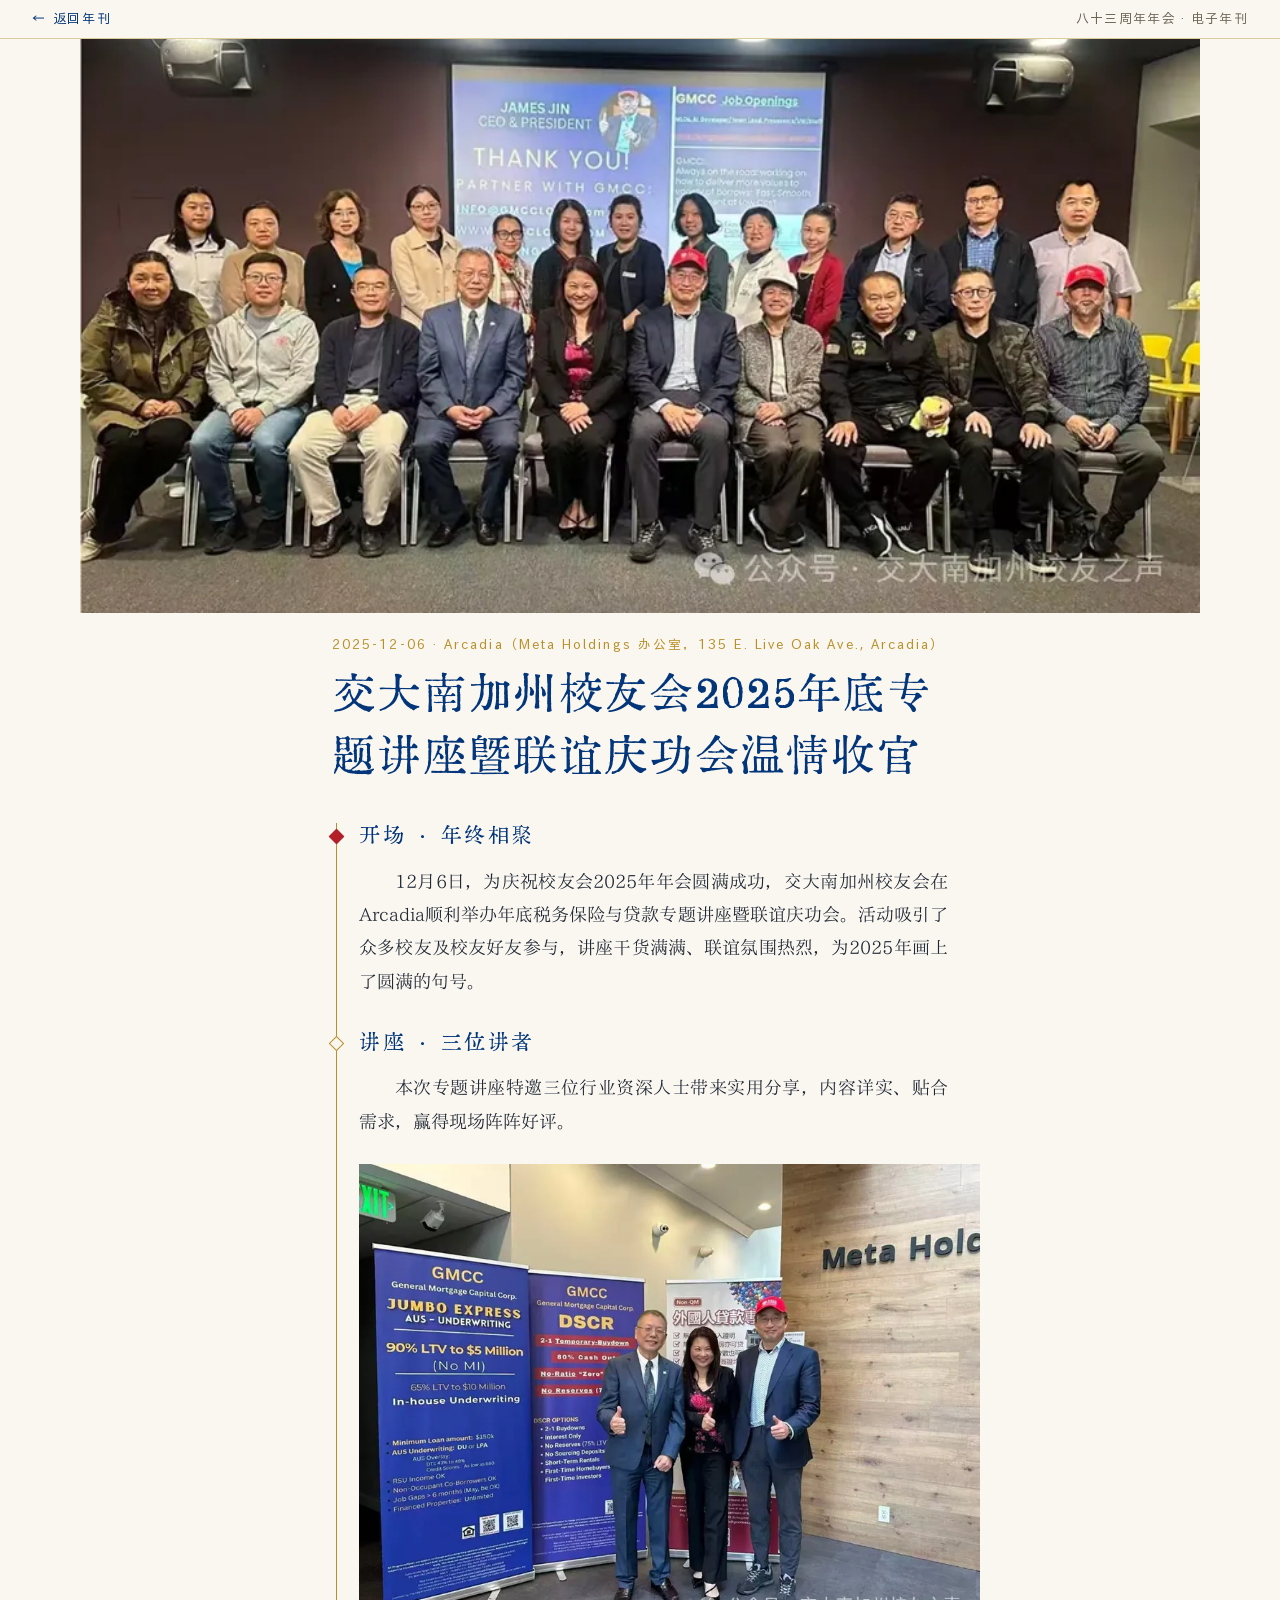
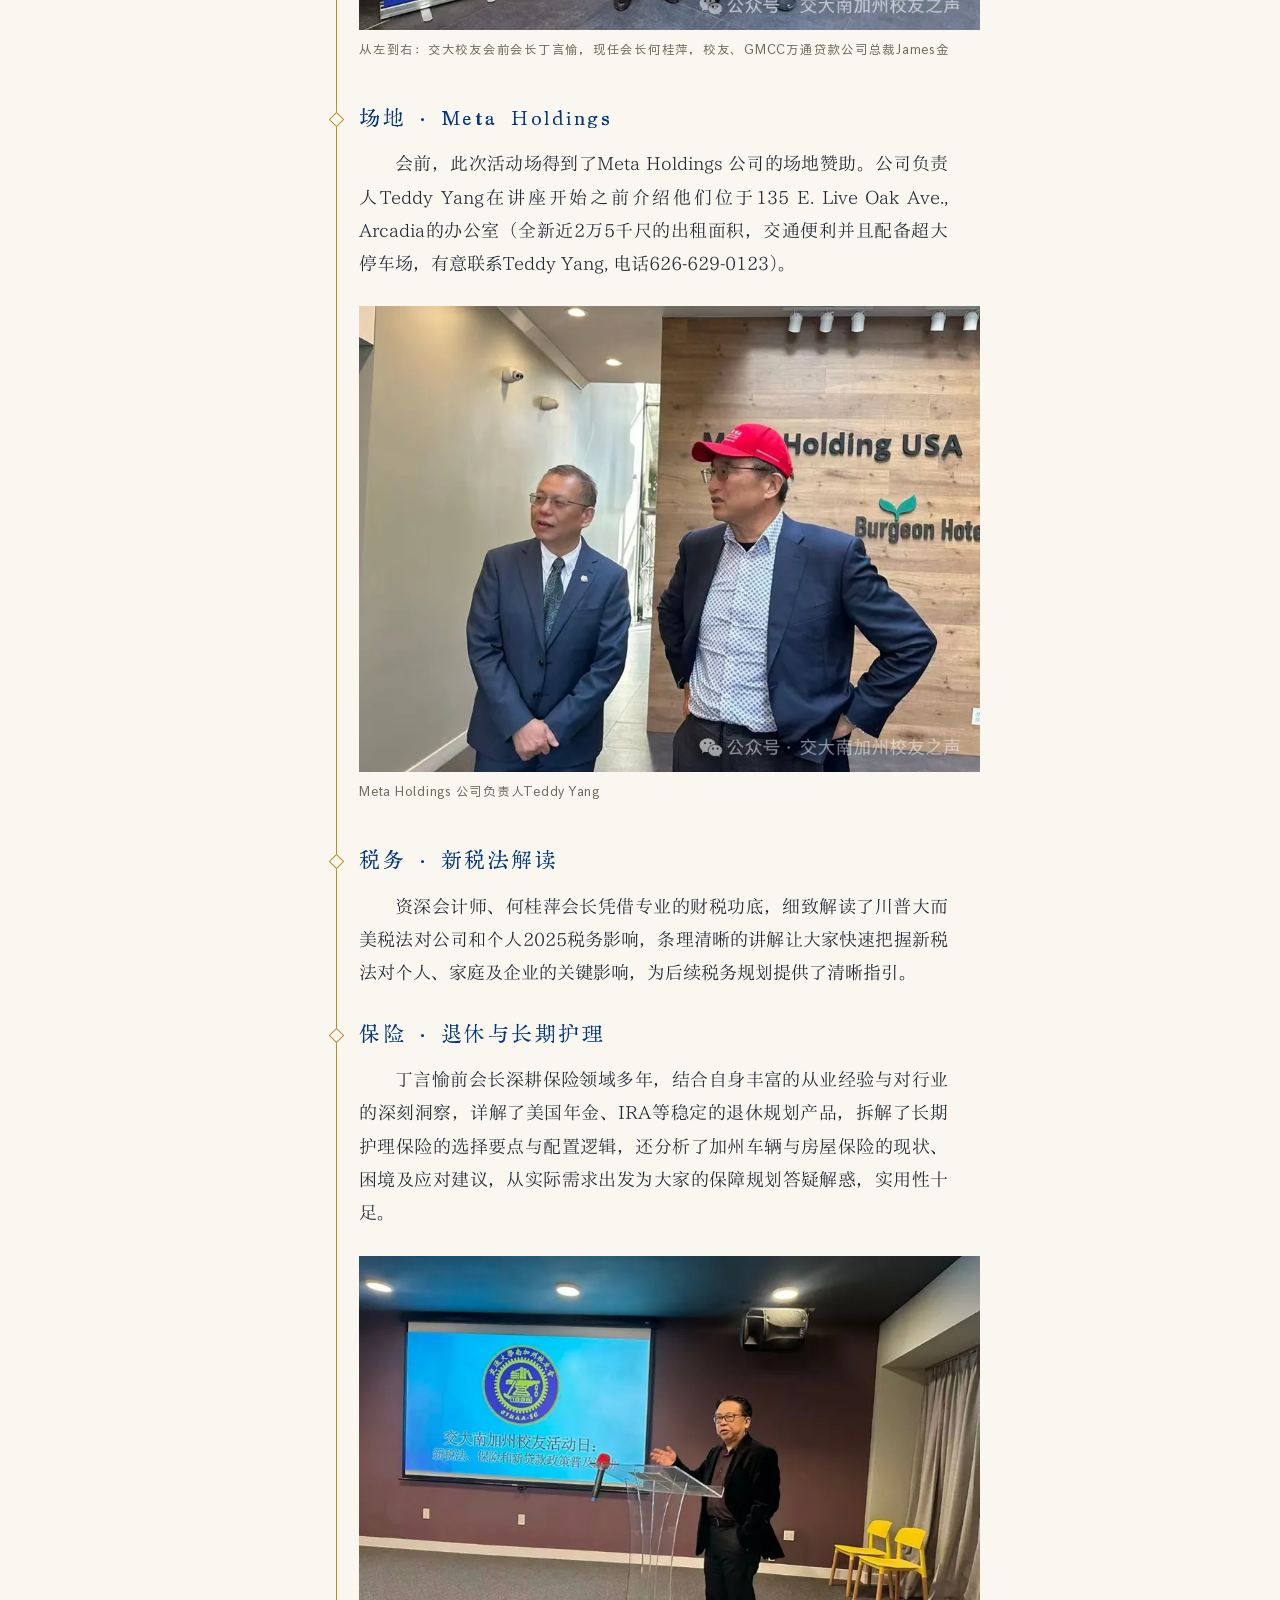
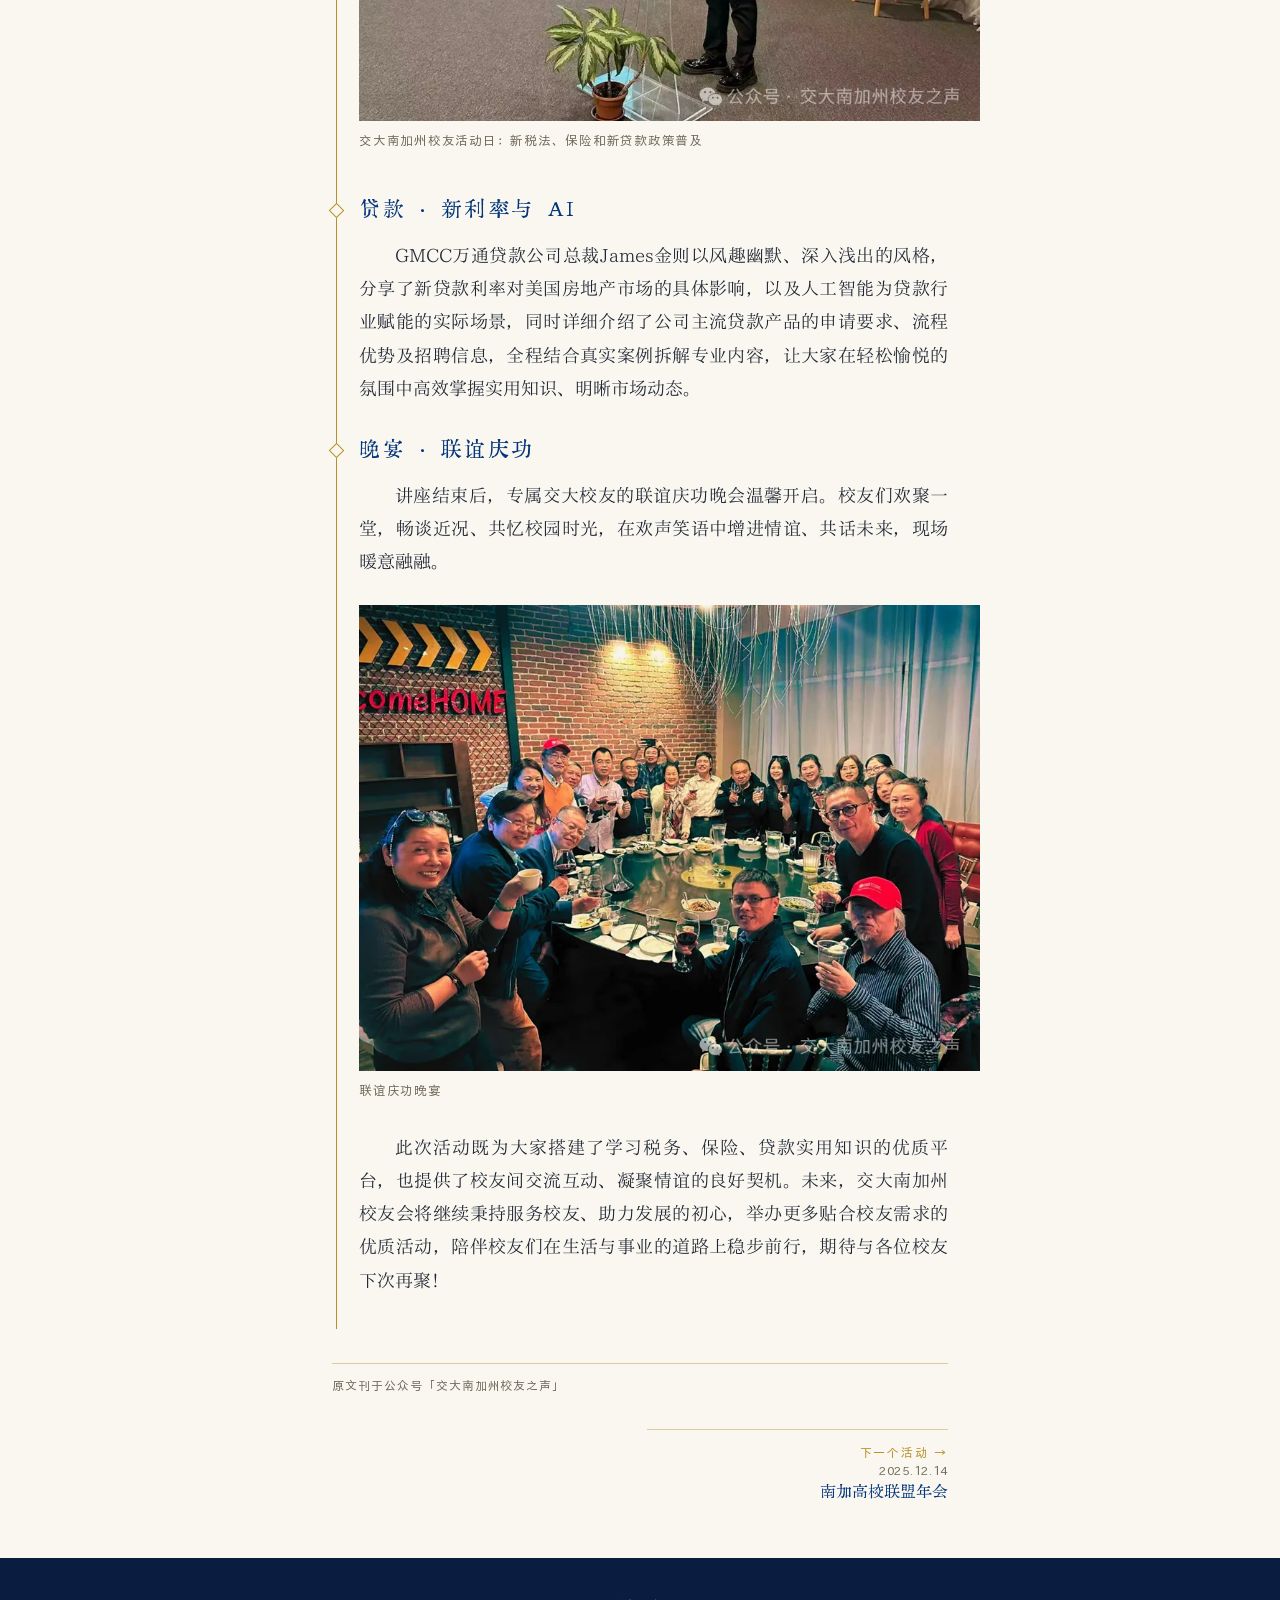
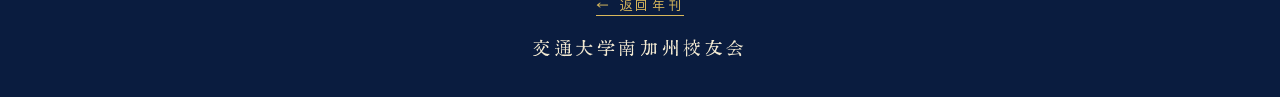
<file: events/jiangzuo-2025-12.html>
<!doctype html>
<html lang="zh-CN">
<head>
<meta charset="utf-8">
<meta name="viewport" content="width=device-width,initial-scale=1,viewport-fit=cover">
<title>交大南加州校友会2025年底专题讲座暨联谊庆功会温情收官 · 交通大学南加州校友会</title>
<meta name="description" content="2025-12-06 · Arcadia（Meta Holdings 办公室，135 E. Live Oak Ave., Arcadia）">
<meta name="theme-color" content="#0A1C3F">
<link rel="stylesheet" href="../assets/fonts.css" media="print" onload="this.media='all'"><noscript><link rel="stylesheet" href="../assets/fonts.css"></noscript>
<style>
/* 电子年刊 · 网页版（手机优先）
   颜色、字体照「设计规范.md」：海军蓝主色、金色细线点缀、中国红只做印章。
   不用圆角卡片、阴影、渐变按钮；章节靠大标题、留白和细金线分隔。 */
:root{
  --navy:#02357A; --deep:#0A1C3F; --ink:#1E2633; --muted:#6E6758;
  --gold:#B8902A; --gold-l:#D9B85C; --gold-line:#DCCB9C; --paper:#FAF7F0; --sheet:#FFFDF8;
  --red:#B3202A;
  --f-display:"Display","Songti SC","Noto Serif SC",serif;
  --f-text:"ZhiSong","Songti SC","Noto Serif SC",serif;
  --f-ui:"XiHei","PingFang SC","Noto Sans SC",sans-serif;
  --f-brush:"Brush","Display",serif;
  --gut:20px; --col:680px;
}
*{box-sizing:border-box}
html{-webkit-text-size-adjust:100%;scroll-behavior:smooth;scroll-padding-top:12px}
body{margin:0;background:var(--paper);color:var(--ink);font:17px/1.85 var(--f-text);-webkit-font-smoothing:antialiased}
img{max-width:100%;display:block}
a{color:var(--navy);text-decoration-color:var(--gold-line);text-underline-offset:3px}
h1,h2,h3,h4,p,figure,blockquote,ol,ul,dl,dd{margin:0}
ol,ul{padding:0;list-style:none}
main{overflow:hidden}

/* ── 章节通用 ── */
.sec,.ads{max-width:var(--col);margin:0 auto;padding:72px var(--gut) 24px}
.ch{margin-bottom:40px}
.ch-kicker{font:13px/1.4 var(--f-ui);letter-spacing:.32em;color:var(--gold);margin-bottom:10px}
.ch-title{font:400 46px/1.15 var(--f-display);color:var(--navy);letter-spacing:.06em;display:flex;align-items:center;gap:14px}
.ch-sub{margin-top:14px;padding-top:12px;border-top:1px solid var(--gold-line);font:13px/1.7 var(--f-ui);letter-spacing:.12em;color:var(--muted);display:flex;flex-wrap:wrap;column-gap:1.4em}
.seal{display:inline-flex;align-items:center;justify-content:center;width:34px;height:34px;background:var(--red);color:#FFF6E8;font:400 19px/1 var(--f-display);border-radius:3px;transform:rotate(-4deg)}

/* ── 目录 ── */
.toc-btn{position:fixed;top:max(12px,env(safe-area-inset-top));right:12px;z-index:20;border:1px solid var(--gold);background:var(--deep);color:#F2E3B8;font:14px/1 var(--f-ui);letter-spacing:.3em;padding:10px 10px 10px 14px;cursor:pointer;opacity:0;pointer-events:none;transition:opacity .25s}
.toc-btn.show{opacity:1;pointer-events:auto}
.toc{position:fixed;inset:0;z-index:30;background:var(--deep);color:#F4EBD3;overflow:auto}
.toc-in{max-width:var(--col);margin:0 auto;padding:64px 28px 40px}
.toc-h{display:flex;flex-direction:column;gap:4px;font:13px/1.6 var(--f-ui);letter-spacing:.24em;color:var(--gold-l);padding-bottom:18px;border-bottom:1px solid rgba(217,184,92,.4);margin-bottom:12px}
.toc li a{display:flex;align-items:baseline;gap:18px;padding:13px 0;color:#F6EEDA;text-decoration:none;font:400 26px/1.3 var(--f-display);letter-spacing:.08em;border-bottom:1px solid rgba(217,184,92,.16)}
.toc li a i{font:13px/1 var(--f-ui);font-style:normal;color:var(--gold-l);letter-spacing:.1em;width:22px}
.toc-close{margin-top:28px;background:none;border:1px solid rgba(217,184,92,.6);color:var(--gold-l);font:14px/1 var(--f-ui);letter-spacing:.3em;padding:12px 16px 12px 20px;cursor:pointer}
body.toc-open{overflow:hidden}

/* ── 封面 ── */
.cover{position:relative;min-height:100vh;min-height:100svh;color:#fff;display:flex;flex-direction:column;overflow:hidden;background:#021A44}
.cv-bg{position:absolute;inset:0;background-size:cover;background-position:center 78%}
.cv-bg::after{content:"";position:absolute;inset:0;background:linear-gradient(180deg,rgba(2,22,60,.55) 0%,rgba(2,22,60,.08) 38%,rgba(2,22,60,.25) 70%,rgba(2,18,48,.78) 100%)}
.cv-top,.cv-main,.cv-foot{position:relative;z-index:1}
.cv-top{display:flex;align-items:center;justify-content:space-between;gap:16px;padding:max(22px,env(safe-area-inset-top)) var(--gut) 0}
.cv-emblem{width:64px}
.cv-schools{width:min(58vw,300px)}
.cv-main{flex:1;display:flex;flex-direction:column;justify-content:center;padding:30px var(--gut) 10px}
.cv-year{font:400 22px/1 var(--f-display);letter-spacing:.3em;color:var(--gold-l)}
.cv-title{margin-top:12px;white-space:nowrap;font:400 clamp(36px,10.6vw,84px)/1.08 var(--f-display);letter-spacing:.06em;background:linear-gradient(180deg,#FFF4C8,#F2D47C 40%,#C8982C 78%,#F6E0A0);-webkit-background-clip:text;background-clip:text;color:transparent;filter:drop-shadow(0 2px 4px rgba(0,10,40,.45))}
.cv-org{margin-top:16px;font:15px/1.6 var(--f-ui);letter-spacing:.42em;color:#E9EEF7}
.cv-130{margin-top:34px;width:min(62vw,300px)}
.cv-130 svg{display:block;width:100%;height:auto}
.cv-years{display:flex;align-items:center;gap:12px;margin-top:6px;font:400 17px/1 var(--f-display);color:var(--gold-l);letter-spacing:.14em}
.cv-years i{flex:1;max-width:80px;border-top:1px solid var(--gold-l)}
.cv-couplet{margin-top:34px;font:400 clamp(24px,7vw,40px)/1.5 var(--f-brush);color:#F6DE9A;letter-spacing:.12em;text-shadow:0 2px 6px rgba(0,20,60,.5)}
.cv-couplet div:nth-child(2){padding-left:2em}
.cv-foot{padding:18px var(--gut) max(22px,env(safe-area-inset-bottom));font:13px/1.7 var(--f-ui);letter-spacing:.14em;color:#DCE4F2}
.cv-down{display:inline-block;margin-top:14px;color:var(--gold-l);text-decoration:none;letter-spacing:.4em;border-bottom:1px solid var(--gold-l);padding-bottom:4px}

/* ── 贺信 ── */
.letter{background:var(--sheet);border:1px solid #E8DFC9;padding:28px 22px 26px;margin:0 calc(var(--gut) * -0.4) 40px}
.lt-head{margin:-6px 0 22px;padding-bottom:16px;border-bottom:1px solid #EFE6D2}
.lt-head img{max-height:84px;width:auto;margin:0 auto}
.lt-from{font:400 26px/1.35 var(--f-display);color:var(--navy);letter-spacing:.06em;margin-bottom:18px}
.lt-from span{display:block;margin-top:4px;font:14px/1.5 var(--f-ui);letter-spacing:.2em;color:var(--muted)}
.lt-body p{text-indent:2em;margin-bottom:.9em;text-align:justify}
.lt-body p.lt-greet{text-indent:0;font-weight:600}
.letter.trad .lt-body p{letter-spacing:.01em}
.lt-sign{position:relative;display:flex;justify-content:flex-end;margin-top:26px;padding:10px 0 6px}
.lt-sign-t{position:relative;z-index:1;text-align:right;font:15px/1.9 var(--f-text);color:var(--ink)}
.lt-seal{position:absolute;z-index:2;right:6px;top:50%;transform:translateY(-50%);width:112px;pointer-events:none}
.trad .lt-sign{padding-bottom:14px}
.trad .lt-seal{width:124px;right:auto;left:6%;top:auto;bottom:-4px;transform:none}
.lt-origs{display:flex;align-items:flex-end;flex-wrap:wrap;gap:12px 22px;margin-top:22px;padding-top:16px;border-top:1px solid #EFE6D2}
.lt-orig{display:flex;align-items:flex-end;gap:12px;text-decoration:none;color:var(--gold)}
.lt-thumb{width:58px;height:auto;border:1px solid #E3D8BF}
.lt-orig span,.lt-pdf{font:13px/1 var(--f-ui);letter-spacing:.24em;color:var(--gold);border-bottom:1px solid var(--gold-line);padding-bottom:4px;text-decoration:none}
/* 原件查看层 */
.viewer{position:fixed;inset:0;z-index:40;background:#0B1424;display:flex;flex-direction:column}
.viewer[hidden]{display:none}
.vw-bar{display:flex;align-items:center;gap:16px;padding:max(12px,env(safe-area-inset-top)) 14px 12px;color:#E9DFC4;font:13px/1.4 var(--f-ui);letter-spacing:.1em;border-bottom:1px solid rgba(217,184,92,.3)}
.vw-title{flex:1;min-width:0;overflow:hidden;text-overflow:ellipsis;white-space:nowrap}
.vw-dl{color:var(--gold-l);text-decoration:none;letter-spacing:.2em}
.vw-close{background:none;border:1px solid rgba(217,184,92,.6);color:var(--gold-l);font:13px/1 var(--f-ui);letter-spacing:.3em;padding:9px 10px 9px 14px;cursor:pointer}
.vw-scroll{flex:1;overflow:auto;-webkit-overflow-scrolling:touch;padding:14px 10px max(24px,env(safe-area-inset-bottom))}
.vw-scroll img{width:100%;max-width:900px;margin:0 auto;background:#fff;cursor:zoom-in}
.vw-scroll img.zoom{width:auto;max-width:none;cursor:zoom-out}

/* ── 校友来稿 ── */
.essay{padding-top:8px;margin-bottom:64px}
.essay + .essay{padding-top:40px;border-top:1px solid var(--gold-line)}
.es-title .nb{display:inline-block}
.es-no{font:400 15px/1 var(--f-display);color:var(--gold);letter-spacing:.1em}
.es-title{margin-top:10px;font:400 30px/1.4 var(--f-display);color:var(--navy);letter-spacing:.04em}
.es-by{margin:16px 0 28px;display:flex;align-items:center;gap:14px}
.es-av{width:56px;height:56px;border-radius:50%;object-fit:cover;flex:none;border:1px solid var(--gold-line)}
.es-by-t{display:flex;flex-direction:column;gap:1px}
.es-by b{font:400 18px/1.45 var(--f-display);color:var(--ink);letter-spacing:.12em;margin-bottom:2px}
.es-by span{font:13px/1.55 var(--f-ui);color:var(--muted);letter-spacing:.06em}
.es-by span.l2{color:var(--gold)}
.es-body p{text-indent:2em;margin-bottom:.85em;text-align:justify}
.es-fig{margin:26px calc(var(--gut) * -1) 28px}
.es-fig img{width:100%;height:auto}
.es-fig.tall{margin-left:0;margin-right:0}
.es-fig.tall img{width:auto;max-width:100%;max-height:78vh;margin:0 auto}
.es-fig figcaption{margin-top:8px;padding:0 var(--gut);font:12.5px/1.5 var(--f-ui);color:var(--muted);letter-spacing:.06em}
.es-fig.tall figcaption{padding:0;text-align:center}
@media (min-width:760px){.es-fig{margin-left:-40px;margin-right:-40px}.es-fig figcaption{padding:0 40px}.es-fig.tall{margin-left:0;margin-right:0}}

/* ── 致辞 ── */
.sp{margin-bottom:56px}
.sp-who{display:grid;grid-template-columns:42% 1fr;gap:18px;align-items:end;margin-bottom:22px}
.sp-photo{width:100%;aspect-ratio:4/5;object-fit:cover}
.sp-who figcaption{display:flex;flex-direction:column;gap:4px;padding-bottom:4px}
.sp-role{font:13px/1.4 var(--f-ui);letter-spacing:.32em;color:var(--gold)}
.sp-name{font:400 34px/1.2 var(--f-display);color:var(--navy);letter-spacing:.1em}
.sp-bio{font:12.5px/1.6 var(--f-ui);color:var(--muted)}
.sp-quote{font:400 21px/1.6 var(--f-display);color:var(--navy);padding:4px 0 18px;margin-bottom:18px;border-bottom:1px solid var(--gold-line)}
.sp-text p{text-indent:2em;margin-bottom:.8em;text-align:justify}
.sp-2 .sp-who{grid-template-columns:1fr 42%}
.sp-2 .sp-who .sp-photo{order:2}
.sp-2 .sp-who figcaption{text-align:right}
.sky{margin-top:24px;text-align:center;color:var(--gold)}
.sky-t{font:400 20px/1.2 var(--f-display);letter-spacing:.6em;text-indent:.6em;color:var(--navy);margin-bottom:14px}
.sky-art svg{display:block;width:100%;height:auto}
.sky-s{margin-top:10px;font:11px/1.6 var(--f-ui);letter-spacing:.2em;color:var(--muted)}

/* ── 节目单 ── */
.pg-sec{margin-bottom:30px}
.pg-h{display:flex;align-items:center;gap:12px;font:400 23px/1.3 var(--f-display);color:var(--navy);letter-spacing:.1em;margin-bottom:6px}
.pg-num{width:30px;height:30px;display:inline-flex;align-items:center;justify-content:center;border:1px solid var(--gold);color:var(--gold);font:400 16px/1 var(--f-display)}
.pg-list li{display:grid;grid-template-columns:62px 1fr;gap:12px;padding:11px 0;border-bottom:1px solid #ECE3CF}
.pg-list time{font:14px/1.9 var(--f-ui);color:var(--gold);letter-spacing:.04em}
.pg-item{display:block;line-height:1.6}
.pg-who{display:block;margin-top:2px;font:13px/1.5 var(--f-ui);color:var(--muted)}

/* ── 奖品 ── */
.pz-tier{margin-bottom:38px}
.pz-h{display:flex;align-items:baseline;justify-content:space-between;font:400 26px/1.3 var(--f-display);color:var(--navy);letter-spacing:.14em;padding-bottom:8px;border-bottom:1px solid var(--gold-line);margin-bottom:18px}
.pz-h em{font:13px/1 var(--f-ui);font-style:normal;color:var(--gold);letter-spacing:.2em}
.pz-items{display:grid;grid-template-columns:1fr 1fr;gap:26px 18px}
.pz-items.n1{grid-template-columns:1fr}
.pz-items.n1 .pz.cut .pz-pic{aspect-ratio:auto;max-width:62%;margin:0 auto}
.pz-items.n1 .pz.cut figcaption{text-align:center}
.pz-1 .pz-items .pz-pic{aspect-ratio:16/9}
.pz-pic{aspect-ratio:1/1;display:flex;align-items:center;justify-content:center}
.pz.cut .pz-pic img{max-height:100%;width:auto;object-fit:contain}
.pz.photo .pz-pic img{width:100%;height:100%;object-fit:cover}
.pz figcaption{margin-top:10px;display:flex;flex-direction:column}
.pz figcaption b{font-weight:400;font-size:16px;line-height:1.5;color:var(--ink)}
.pz figcaption span{font:12.5px/1.5 var(--f-ui);color:var(--muted)}
.pz figcaption em{font:13px/1.6 var(--f-ui);font-style:normal;color:var(--gold);letter-spacing:.1em}

/* ── 年度回顾 ── */
.rv-lead{margin:0 calc(var(--gut) * -1) 36px}
.rv-hero{position:relative}
.rv-hero img{width:100%;aspect-ratio:4/3;object-fit:cover}
.rv-badge{position:absolute;left:var(--gut);bottom:-18px;background:var(--deep);color:#F4EBD3;padding:12px 16px;display:flex;flex-direction:column;gap:2px;max-width:82%}
.rv-badge span{font:13px/1.5 var(--f-ui);letter-spacing:.06em}
.rv-badge b{font:400 22px/1.3 var(--f-display);color:var(--gold-l);letter-spacing:.12em}
.rv-lead-t{padding:22px var(--gut) 0}
.rv-赛场 .rv-lead-t{padding-top:36px}
.rv-kick{font:13px/1.4 var(--f-ui);letter-spacing:.32em;color:var(--red);margin-bottom:6px}
.rv-when{font:13px/1.6 var(--f-ui);letter-spacing:.1em;color:var(--gold)}
.rv-lead-t h3{font:400 28px/1.35 var(--f-display);color:var(--navy);margin:6px 0 10px}
.rv-lead-t blockquote{font:400 19px/1.6 var(--f-display);color:var(--navy);margin-bottom:10px}
.rv-lead-t p{text-align:justify}
.rv-items{display:flex;flex-direction:column;gap:34px}
.rv-item figure{position:relative;margin-bottom:12px}
.rv-item figure img{width:100%;aspect-ratio:3/2;object-fit:cover}
.rv-item.sq figure img{aspect-ratio:auto;max-width:440px}
.rv-res{position:absolute;right:0;bottom:0;background:var(--red);color:#FFF4E2;font:400 15px/1 var(--f-display);letter-spacing:.12em;padding:9px 12px}
.rv-date{display:flex;align-items:baseline;gap:8px;margin-bottom:2px}
.rv-date b{font:400 20px/1.2 var(--f-display);color:var(--gold)}
.rv-date span{font:12px/1 var(--f-ui);color:var(--muted);letter-spacing:.1em}
.rv-item h3{font:400 22px/1.4 var(--f-display);color:var(--navy);margin-bottom:6px}
.rv-item p{text-align:justify}
/* 杂志：两条小新闻左右交错（宽屏） */
.rv-year{margin-top:44px;padding-top:18px;border-top:1px solid var(--gold-line)}
.rv-year-h{font:400 22px/1.3 var(--f-display);color:var(--navy);letter-spacing:.2em;margin-bottom:16px}
.rv-year ol{position:relative;padding-left:22px}
.rv-year ol::before{content:"";position:absolute;left:5px;top:8px;bottom:8px;border-left:1px solid var(--gold)}
.rv-year li{position:relative;display:grid;grid-template-columns:86px 1fr;align-items:baseline;padding:7px 0}
.rv-year li::before{content:"";position:absolute;left:-21px;top:16px;width:9px;height:9px;border:1px solid var(--gold);background:var(--paper);transform:rotate(45deg)}
.rv-year li.hi::before,.rv-year li.end::before{background:var(--red);border-color:var(--red)}
.rv-year time{font:11px/1 var(--f-ui);color:var(--muted);letter-spacing:.06em}
.rv-year time b{font:400 17px/1 var(--f-display);color:var(--gold);margin-left:6px}
.rv-year li.end span{color:var(--red)}

/* ── 历任会长 ── */
.pr-origin{display:grid;grid-template-columns:auto 1fr;gap:18px;align-items:center;padding:18px 0;border-top:1px solid var(--gold-line);border-bottom:1px solid var(--gold-line);margin-bottom:34px}
.pr-o-year{font:400 44px/1 var(--f-display);color:var(--gold)}
.pr-o-names{display:flex;flex-wrap:wrap;gap:4px 14px;font:400 19px/1.4 var(--f-display);color:var(--navy);letter-spacing:.1em}
.pr-origin p{font:13px/1.6 var(--f-ui);color:var(--muted);margin-top:4px}
.pr-band{margin-bottom:34px}
.pr-band-h{font:400 22px/1.2 var(--f-display);color:var(--gold);letter-spacing:.12em;margin-bottom:14px}
.pr-grid{display:grid;grid-template-columns:repeat(3,minmax(0,1fr));gap:18px 12px}
.pr-p img{width:100%;aspect-ratio:4/5;object-fit:cover;background:#E9E3D6}
.pr-p figcaption,.pr-text li{display:flex;flex-direction:column;margin-top:8px}
.pr-p b,.pr-text b{font:400 18px/1.3 var(--f-display);color:var(--navy);letter-spacing:.06em}
.pr-p span,.pr-text span{font:11.5px/1.5 var(--f-ui);color:var(--muted)}
.pr-p em,.pr-text em{font:11.5px/1.5 var(--f-ui);font-style:normal;color:var(--gold)}
.pr-text{display:grid;grid-template-columns:repeat(2,minmax(0,1fr));gap:4px 18px;margin-top:16px}
.pr-text li{padding:8px 0;border-top:1px solid #ECE3CF}

/* ── 团队 ── */
.team h3{font:400 24px/1.3 var(--f-display);color:var(--navy);letter-spacing:.16em;margin-bottom:12px}
.team h4{font:13px/1.4 var(--f-ui);letter-spacing:.32em;color:var(--gold);margin:22px 0 8px}
.tg-hon{padding-bottom:28px;margin-bottom:30px;border-bottom:1px solid var(--gold-line)}
.tg-note{font:13px/1.5 var(--f-ui);color:var(--muted);margin:-6px 0 14px;letter-spacing:.06em}
.tg-hon ul{display:grid;grid-template-columns:repeat(4,minmax(0,1fr));gap:10px 8px}
.tg-hon li{font:400 18px/1.4 var(--f-display);color:var(--ink);letter-spacing:.06em}
.tg-exec{display:grid;grid-template-columns:1fr 1fr;gap:14px 16px}
.tg-exec div{border-top:1px solid #ECE3CF;padding-top:8px}
.tg-exec dt{font:12px/1.5 var(--f-ui);letter-spacing:.2em;color:var(--gold)}
.tg-exec dd{font:400 21px/1.4 var(--f-display);color:var(--navy)}
.tg-names{display:grid;grid-template-columns:repeat(3,minmax(0,1fr));gap:10px 12px}
.tg-names li{display:flex;flex-direction:column}
.tg-names b{font:400 18px/1.4 var(--f-display);color:var(--ink)}
.tg-names span{font:12px/1.4 var(--f-ui);color:var(--muted)}
.tg-clubs{margin-top:36px}
.tg-clubs dl div{display:grid;grid-template-columns:96px 1fr;gap:12px;padding:12px 0;border-top:1px solid #ECE3CF}
.tg-clubs dt{font:400 17px/1.5 var(--f-display);color:var(--navy)}
.tg-clubs dd b{display:block;font-weight:400}
.tg-clubs dd span{display:block;font:13px/1.6 var(--f-ui);color:var(--muted)}

/* ── 赞助商广告 ── */
.ads{padding-top:56px}
.ads-label{font:12px/1 var(--f-ui);letter-spacing:.4em;color:var(--muted);margin-bottom:6px}
.ad{position:relative;padding:28px 0 30px;border-top:1px solid var(--gold-line)}
.ad + .ad{margin-top:0}
.ad-head{display:flex;align-items:flex-start;justify-content:space-between;gap:16px}
.ad-logo{height:auto;max-width:min(100%,280px)}
.ad-logo.center{margin:0 auto}
.ad-logo.sm{max-width:180px}
.ad-badge{display:flex;flex-direction:column;align-items:flex-end;font:12px/1.4 var(--f-ui);color:var(--muted)}
.ad-badge b{font:400 16px/1.3 var(--f-display);color:var(--navy)}
.ad-name{margin-top:14px;font:400 23px/1.4 var(--f-display);color:var(--navy);letter-spacing:.04em}
.ad-name span{margin-left:.6em;font:14px/1 var(--f-ui);color:var(--muted)}
.ad-subname{margin-top:4px;font:14px/1.5 var(--f-ui);letter-spacing:.14em;color:var(--gold)}
.ad-en{margin-top:8px;font:12px/1.5 var(--f-ui);letter-spacing:.16em;text-transform:uppercase;color:var(--navy)}
.ad-hero{margin:22px 0 6px}
.ad-hero div{font:400 clamp(25px,7.2vw,34px)/1.45 var(--f-display);color:var(--navy);letter-spacing:.03em}
.ad-hero span{display:block;margin-top:10px;font:13px/1.4 var(--f-ui);letter-spacing:.32em;color:var(--gold)}
.ad-tag{margin-top:12px;color:var(--gold);font-size:15.5px;line-height:1.6}
.ad-tag.big{font:400 22px/1.5 var(--f-display);color:var(--navy)}
.ad-desc{margin-top:12px;text-align:justify}
.ad-person{display:grid;grid-template-columns:96px 1fr;gap:16px;align-items:center;margin-top:18px}
.ad-person img{width:96px;height:96px;border-radius:50%;object-fit:cover}
.ad-person b{display:block;font:400 20px/1.4 var(--f-display);color:var(--navy)}
.ad-person em{display:block;font:13px/1.5 var(--f-ui);font-style:normal;color:var(--gold)}
.ad-person span{display:block;font-size:14.5px;line-height:1.6}
.ad-cut{display:block;width:auto;max-width:62%;max-height:min(52vh,440px);object-fit:contain;margin:16px 0 0 auto}   /* 10-31 竖长图（DMG 喷淋）在电脑上会撑满屏幕：限高 */
.ad-stats{display:flex;margin-top:18px;border-top:1px solid #ECE3CF;border-bottom:1px solid #ECE3CF}
.ad-stats div{flex:1;padding:12px 8px}
.ad-stats div + div{border-left:1px solid #ECE3CF}
.ad-stats b{display:block;font:400 22px/1.2 var(--f-display);color:var(--navy)}
.ad-stats span{font:12px/1.4 var(--f-ui);color:var(--muted)}
.ad-tiles{margin-top:16px;counter-reset:t}
.ad-tiles li{display:grid;grid-template-columns:30px 1fr;padding:8px 0;border-top:1px solid #ECE3CF;counter-increment:t}
.ad-tiles li::before{content:counter(t,decimal-leading-zero);font:12px/1.9 var(--f-ui);color:var(--gold)}
.ad-tiles li b{font-weight:400}
.ad-tiles li span{grid-column:2;font:13px/1.5 var(--f-ui);color:var(--muted)}
.ad-cols{display:grid;grid-template-columns:repeat(auto-fit,minmax(130px,1fr));gap:12px;margin-top:16px}
.ad-cols b{display:block;font:13px/1.6 var(--f-ui);letter-spacing:.2em;color:var(--gold)}
.ad-cols span{display:block;font-size:15px;line-height:1.6}
.ad-kv{margin-top:16px}
.ad-kv div{display:grid;grid-template-columns:5.6em 1fr;gap:12px;padding:8px 0;border-top:1px solid #ECE3CF}
.ad-kv dt{font:13px/1.95 var(--f-ui);letter-spacing:.12em;color:var(--gold)}
.ad-kv dd{font-size:15.5px;line-height:1.7}
.ad-list-h{margin-top:18px;font:13px/1.4 var(--f-ui);letter-spacing:.24em;color:var(--gold)}
.ad-list{margin-top:8px}
.ad-list li{position:relative;padding:5px 0 5px 16px;font-size:15.5px;line-height:1.6}
.ad-list li::before{content:"";position:absolute;left:0;top:15px;width:6px;height:6px;border:1px solid var(--gold);transform:rotate(45deg)}
.ad-list.two{display:grid;grid-template-columns:1fr 1fr;column-gap:16px}
.ad-chips{display:flex;flex-wrap:wrap;gap:6px 18px;margin-top:12px;font:14px/1.6 var(--f-ui);color:var(--navy);letter-spacing:.06em}
.ad-steps{margin-top:16px}
.ad-steps li{display:grid;grid-template-columns:34px 1fr;gap:10px;padding:8px 0;border-top:1px solid #ECE3CF}
.ad-steps i{font:400 20px/1.3 var(--f-display);font-style:normal;color:var(--gold)}
.ad-steps b{display:block;font-weight:400;color:var(--navy)}
.ad-steps span{font:13.5px/1.6 var(--f-ui);color:var(--muted)}
.ad-more{color:var(--muted);font-size:15px}
.ad-close{margin-top:14px;font:400 19px/1.6 var(--f-display);color:var(--navy)}
.ad-imgs{display:grid;gap:8px;margin-top:18px}
.ad-imgs.n2{grid-template-columns:1fr 1fr}
.ad-imgs.n3{grid-template-columns:repeat(3,1fr)}
.ad-imgs img{width:100%;aspect-ratio:3/2;object-fit:cover}
.ad-imgs.n1 img{aspect-ratio:16/10}
.ad-imgs.whole img{object-fit:contain;background:#fff;aspect-ratio:1/1}
.ad-imgs figcaption{margin-top:6px;font:12px/1.5 var(--f-ui);color:var(--muted)}
.ad-sign{margin-top:14px;text-align:right;font:15px/1.6 var(--f-text)}
.ad-call{margin-top:18px;font:400 26px/1.3 var(--f-ui);letter-spacing:.02em}
.ad-call a{text-decoration:none;color:var(--navy)}
.ad-call i{display:block;font:12px/1.6 var(--f-ui);font-style:normal;letter-spacing:.2em;color:var(--gold)}
.ad-call span{display:block;font:14px/1.6 var(--f-text);color:var(--muted)}
.ad-contact{margin-top:10px;font:14px/1.7 var(--f-ui);color:var(--muted)}
.ad-contact a{color:var(--navy)}
.ad-links{display:flex;flex-wrap:wrap;gap:10px 22px;margin-top:16px}
.ad-web{font:14px/1.4 var(--f-ui);letter-spacing:.06em;color:var(--navy);text-decoration:none;border-bottom:1px solid var(--gold);padding-bottom:3px}
.ad-web::after{content:" ↗";color:var(--gold)}
.ad-offices{display:grid;gap:12px;margin-top:18px;font:14px/1.6 var(--f-ui);color:var(--muted)}
.ad-offices b{display:block;color:var(--navy);font-weight:400}
/* 贺词（总会） */
.ad-wish{text-align:center;padding-top:34px}
.wish{margin-top:18px;color:var(--navy);font-family:var(--f-display);letter-spacing:.1em}
.wish .w-小{font-size:16px;color:var(--gold)}
.wish .w-中{font-size:19px;line-height:1.8}
.wish .w-大{font-size:30px;line-height:1.45}
.wish-motto{margin-top:16px;font:13px/1 var(--f-ui);letter-spacing:.4em;color:var(--gold)}
.wish-sign{margin-top:18px;font:15px/1.6 var(--f-text)}
.wish-sign span{display:block;font:11px/1.6 var(--f-ui);color:var(--muted);letter-spacing:.06em}
/* 校友名字 */
.ad-kick{font:13px/1.4 var(--f-ui);letter-spacing:.3em;color:var(--gold)}
.names{display:flex;flex-wrap:wrap;align-items:center;gap:18px 34px;margin:18px 0 10px}
.names img{height:44px;width:auto}
.ad-thanks{font:14px/1.6 var(--f-ui);color:var(--muted);letter-spacing:.1em}
/* 分会专页 */
.ad-big{font:400 32px/1.3 var(--f-display);color:var(--navy);letter-spacing:.08em;margin-top:6px}
.ad-chief{display:grid;grid-template-columns:38% 1fr;gap:16px;margin-top:18px;align-items:start}
.ad-chief img{width:100%;aspect-ratio:4/5;object-fit:cover}
.ad-chief b{display:block;font:400 24px/1.3 var(--f-display);color:var(--navy);margin-top:4px}
.ad-chief em{display:block;font:13px/1.5 var(--f-ui);font-style:normal;color:var(--muted)}
.ad-chief p{margin-top:8px;font-size:14.5px;line-height:1.7}
.ad-sub-h{margin-top:22px;font:400 20px/1.3 var(--f-display);color:var(--navy);letter-spacing:.14em}
/* 整页广告 / 封底 */
.fp-hero,.bk-hero{width:calc(100% + 2 * var(--gut));max-width:none;margin:14px calc(var(--gut) * -1) 0;aspect-ratio:16/10;object-fit:cover}
.bk-open{margin-top:12px;font:13px/1.4 var(--f-ui);letter-spacing:.24em;color:var(--red)}
.bk-close{margin-top:12px;font:400 20px/1.6 var(--f-display);color:var(--navy)}
.bk-sis{margin-top:20px}
.bk-sis h3{font:13px/1.4 var(--f-ui);letter-spacing:.3em;color:var(--gold);font-weight:400}
.bk-s-name{display:block;margin-top:12px;font:400 20px/1.4 var(--f-display);color:var(--navy)}
.bk-s-name span{display:block;font:12px/1.4 var(--f-ui);color:var(--muted);letter-spacing:.1em}

/* ── 页脚 ── */
.foot{margin-top:60px;background:var(--deep);color:#DCE4F2;text-align:center;padding:48px var(--gut) max(48px,env(safe-area-inset-bottom));font:13px/1.8 var(--f-ui);letter-spacing:.12em}
.foot-org{font:400 22px/1.4 var(--f-display);color:#F4EBD3;letter-spacing:.2em}
.foot-en{font-size:11px;letter-spacing:.06em;color:#9FB0CC}
.foot-m{margin-top:16px;color:var(--gold-l);letter-spacing:.4em}
.foot-y{color:#9FB0CC}
.foot-top{display:inline-block;margin-top:20px;color:var(--gold-l);text-decoration:none;border-bottom:1px solid var(--gold-l);padding-bottom:3px;letter-spacing:.3em}

/* ── 宽屏（平板、电脑） ── */
@media (min-width:760px){
  :root{--gut:32px}
  body{font-size:18px}
  .sec,.ads{padding-top:96px}
  .ch-title{font-size:60px}
  .cover{min-height:100vh}
  .cv-main{padding-left:8vw}
  .cv-emblem{width:84px}
  .letter{margin:0 0 48px;padding:44px 52px 40px}
  .rv-lead{margin-left:-80px;margin-right:-80px}
  .rv-hero img{aspect-ratio:16/9}
  .rv-lead-t{padding-left:80px;padding-right:80px}
  .rv-items{display:grid;grid-template-columns:1fr 1fr;gap:40px 28px}
  .rv-专题 .rv-items{grid-template-columns:1fr}
  .rv-专题 .rv-item{display:grid;grid-template-columns:1fr 1fr;gap:24px;align-items:start}
  .rv-专题 .rv-item:nth-child(even) figure{order:2}
  .pr-grid{grid-template-columns:repeat(4,minmax(0,1fr))}
  .tg-hon ul{grid-template-columns:repeat(6,minmax(0,1fr))}
  .pz-items{grid-template-columns:repeat(3,1fr)}
  .pz-items.n1{grid-template-columns:1fr}
  .ad-offices{grid-template-columns:repeat(3,1fr)}
  .fp-hero,.bk-hero{width:100%;margin-left:0;margin-right:0}
}
@media (min-width:1100px){
  .rv-lead{margin-left:-160px;margin-right:-160px}
  .rv-lead-t{padding-left:160px;padding-right:160px}
}

/* ══════════ 活动详情页（二级页面） ══════════ */
.ev-bar{position:sticky;top:0;z-index:10;display:flex;justify-content:space-between;align-items:center;gap:12px;padding:max(10px,env(safe-area-inset-top)) var(--gut) 10px;background:rgba(250,247,240,.96);border-bottom:1px solid var(--gold-line);font:13px/1.4 var(--f-ui);letter-spacing:.1em;color:var(--muted)}
.ev-bar a{color:var(--navy);text-decoration:none;letter-spacing:.14em}
.ev-kick{font:13px/1.5 var(--f-ui);letter-spacing:.16em;color:var(--gold)}
.ev-title{margin-top:10px;font:400 30px/1.4 var(--f-display);color:var(--navy);letter-spacing:.03em}
.ev-host{margin-top:10px;font:12.5px/1.6 var(--f-ui);color:var(--muted)}
.ev-lead{margin:22px 0 4px;font-size:18.5px;line-height:1.9;color:var(--ink);text-align:justify}
.ev-p{text-indent:2em;margin:0 0 .9em;text-align:justify}
.ev-p b{font-weight:600;color:var(--navy)}
.ev-src{margin-top:34px;padding-top:12px;border-top:1px solid var(--gold-line);font:12px/1.6 var(--f-ui);color:var(--muted);letter-spacing:.08em}
.ev-pic{display:block;cursor:zoom-in}
.ev-pic img{width:100%;height:auto}
.ev-figs{margin:26px 0 30px;display:grid;gap:6px}
.ev-figs figcaption{margin-top:4px;font:12.5px/1.6 var(--f-ui);color:var(--muted);letter-spacing:.06em}
.ev-figs.n3{grid-template-columns:1fr 1fr}.ev-figs.n3 .ev-pic:first-child{grid-column:1/-1}
.ev-figs.n3 .ev-pic:not(:first-child) img{aspect-ratio:1/1;object-fit:cover}
.ev-figs .ev-pic.tall img{max-height:80vh;width:auto;max-width:100%;margin:0 auto}
.ev-foot{margin-top:40px;background:var(--deep);color:#DCE4F2;text-align:center;padding:36px var(--gut) max(36px,env(safe-area-inset-bottom));font:13px/1.8 var(--f-ui);letter-spacing:.12em}
.ev-foot a{color:var(--gold-l);text-decoration:none;border-bottom:1px solid var(--gold-l);padding-bottom:3px;letter-spacing:.24em}
.ev-foot-org{margin-top:18px;font:400 18px/1.4 var(--f-display);color:#F4EBD3;letter-spacing:.2em}
/* A 图文长卷 */
.evA-hero img{width:100%;aspect-ratio:4/3;object-fit:cover}
.evA-hero-cap{padding:8px var(--gut) 0;font:12.5px/1.6 var(--f-ui);color:var(--muted);letter-spacing:.06em}
.evA{padding-top:28px}
.evA .ev-figs.bleed{margin-left:calc(var(--gut) * -1);margin-right:calc(var(--gut) * -1)}
.evA .ev-figs.bleed figcaption{padding:0 var(--gut)}
/* B 相册 */
.evB-head{padding-top:36px;padding-bottom:10px}
.evB-more{margin-top:14px}
.evB-more summary{display:inline-block;cursor:pointer;list-style:none;font:13px/1 var(--f-ui);letter-spacing:.3em;color:var(--gold);border-bottom:1px solid var(--gold-line);padding-bottom:5px;margin-bottom:16px}
.evB-more summary::-webkit-details-marker{display:none}
.evB-more[open] summary{display:none}
.evB-gal{max-width:980px;margin:0 auto;padding:10px 6px 20px}
.evB-count{padding:0 calc(var(--gut) - 6px) 12px;font:12.5px/1.5 var(--f-ui);color:var(--muted);letter-spacing:.1em}
.evB-grid{display:grid;grid-template-columns:1fr 1fr;gap:6px}
.evB-grid .ev-pic img{aspect-ratio:1/1;object-fit:cover}
.evB-grid .ev-pic.g0{grid-column:1/-1}
.evB-grid .ev-pic.g0 img{aspect-ratio:3/2}
.evB-grid .ev-pic.tall img{max-height:none;width:100%}
/* C 这一天 */
.evC-hero{position:relative;color:#fff}
.evC-hero img{width:100%;height:78vh;height:78svh;object-fit:cover}
.evC-hero::after{content:"";position:absolute;inset:0;background:linear-gradient(180deg,rgba(2,22,60,0) 40%,rgba(2,18,48,.82) 100%)}
.evC-hero-t{position:absolute;z-index:1;left:var(--gut);right:var(--gut);bottom:26px}
.evC-hero .ev-kick{color:var(--gold-l)}
.evC-hero .ev-title{color:#FFF6E2;font-size:28px}
.evC{padding-top:36px}
.evC-ch{position:relative;padding-left:22px;border-left:1px solid var(--gold);margin-left:4px;padding-bottom:16px}
.evC-label{position:relative;margin:0 0 14px;font:400 21px/1.3 var(--f-display);color:var(--navy);letter-spacing:.12em}
.evC-label i{position:absolute;left:-28px;top:8px;width:11px;height:11px;background:var(--paper);border:1px solid var(--gold);transform:rotate(45deg)}
.evC-ch:first-child .evC-label i,.evC-ch:last-child .evC-label i{background:var(--red);border-color:var(--red)}
.evC .ev-figs{margin-right:calc(var(--gut) * -1)}
/* 照片查看层 */
.viewer.gal{background:#05090F}
.gal-stage{position:relative;flex:1;display:flex;align-items:center;justify-content:center;min-height:0;padding:8px}
.gal-stage img{max-width:100%;max-height:100%;object-fit:contain}
.gal-nav{position:absolute;top:50%;transform:translateY(-50%);width:44px;height:64px;border:0;background:rgba(10,20,36,.45);color:#F2E3B8;font:300 34px/1 var(--f-ui);cursor:pointer}
.gal-nav.prev{left:0}.gal-nav.next{right:0}
.gal-cap{padding:10px 16px max(18px,env(safe-area-inset-bottom));min-height:46px;color:#CFC6AE;font:13px/1.6 var(--f-ui);letter-spacing:.06em;text-align:center}
/* 年刊主页里的「阅读全文」 */
.rv-more{display:inline-block;margin-top:12px;font:13px/1 var(--f-ui);letter-spacing:.24em;color:var(--navy);text-decoration:none;border-bottom:1px solid var(--gold);padding-bottom:5px}
.rv-more::after{content:" →";color:var(--gold)}
@media (min-width:760px){
  .ev-title{font-size:40px}
  .evA-hero img{aspect-ratio:21/9}
  .evB-grid{grid-template-columns:repeat(3,1fr)}
  .evB-grid .ev-pic.g0{grid-column:span 2}
  .evC-hero .ev-title{font-size:44px}
}

/* 横滑组图（方向 C） */
.ev-swipe{margin:24px calc(var(--gut) * -1) 30px 0}
.sw-track{display:flex;gap:8px;overflow-x:auto;scroll-snap-type:x mandatory;-webkit-overflow-scrolling:touch;scrollbar-width:none;padding-right:var(--gut)}
.sw-track::-webkit-scrollbar{display:none}
.sw-slide{flex:0 0 86%;scroll-snap-align:start}
.sw-slide .ev-pic img{width:100%;aspect-ratio:4/3;object-fit:cover;max-height:none}
.sw-meta{display:flex;align-items:center;gap:12px;margin-top:8px;padding-right:var(--gut);font:12.5px/1.4 var(--f-ui);color:var(--muted);letter-spacing:.08em}
.sw-n{color:var(--gold);letter-spacing:.12em;min-width:3.2em}
.sw-hint{flex:1}
.ev-swipe.moved .sw-hint{visibility:hidden}
.sw-btns{display:none;gap:6px}
.sw-b{width:30px;height:30px;border:1px solid var(--gold-line);background:none;color:var(--navy);font:18px/1 var(--f-ui);cursor:pointer}
.ev-swipe figcaption{margin-top:4px;padding-right:var(--gut);font:12.5px/1.6 var(--f-ui);color:var(--muted);letter-spacing:.06em}
@media (hover:hover) and (pointer:fine){.sw-btns{display:flex}.sw-hint{visibility:hidden}}
@media (min-width:760px){.sw-slide{flex-basis:72%}}

.ev-quote{text-indent:0;margin:6px 0 18px;padding:2px 0 2px 16px;border-left:2px solid var(--gold);font:400 18px/1.7 var(--f-display);color:var(--navy)}
.ev-table{margin:14px 0 22px;overflow-x:auto}
.ev-table table{border-collapse:collapse;width:100%;font:13.5px/1.6 var(--f-ui)}
.ev-table th,.ev-table td{padding:8px 8px;border-bottom:1px solid #ECE3CF;text-align:left;vertical-align:top}
.ev-table tr:first-child th,.ev-table tr:first-child td{color:var(--gold);letter-spacing:.1em;border-bottom-color:var(--gold-line)}
.ev-table b{color:var(--red);font-weight:600}
.evC-hero.nohero{color:var(--ink);padding:40px var(--gut) 8px;max-width:var(--col);margin:0 auto}
.evC-hero.nohero::after{display:none}
.evC-hero.nohero .evC-hero-t{position:static}
.evC-hero.nohero .ev-kick{color:var(--gold)}
.evC-hero.nohero .ev-title{color:var(--navy)}
.evC-ch.extra .evC-label{color:var(--gold)}

.ev-pn{max-width:var(--col);margin:10px auto 0;padding:0 var(--gut);display:grid;grid-template-columns:1fr 1fr;gap:14px}
.ev-pn a{display:flex;flex-direction:column;gap:2px;padding:14px 0;border-top:1px solid var(--gold-line);text-decoration:none;color:var(--navy);font:400 16px/1.45 var(--f-display)}
.ev-pn a.next{text-align:right;grid-column:2}
.ev-pn i{font:12px/1.4 var(--f-ui);font-style:normal;letter-spacing:.16em;color:var(--gold)}
.ev-pn span{font:11.5px/1.4 var(--f-ui);color:var(--muted);letter-spacing:.06em}
.rv-year li a{color:var(--navy);text-decoration:none;border-bottom:1px solid var(--gold-line)}
.rv-year li a::after{content:" →";color:var(--gold);font-size:.85em}

.evC-hero.wide img{height:auto;aspect-ratio:auto}
.evC-hero.wide::after{display:none}
.evC-hero.wide .evC-hero-t{position:static;padding:22px var(--gut) 0;max-width:var(--col);margin:0 auto}
.evC-hero.wide .ev-kick{color:var(--gold)}
.evC-hero.wide .ev-title{color:var(--navy)}
@media (min-width:760px){.evC-hero.wide img{max-height:78vh;object-fit:cover}}

.ev-table th{white-space:nowrap;color:var(--navy);font-weight:400}
.ev-p:has(> b:only-child){text-align:left}

/* 赞助商汇总（公众号尾图） */
.thanks .ch{margin-bottom:24px}
.thanks-wall{margin:0 calc(var(--gut) * -0.5);background:#fff;border:1px solid #EFE6D2;padding:18px 10px}
.thanks-wall img{width:100%;height:auto;max-width:540px;margin:0 auto}

/* 11-01 历任会长按纸质版：任职起始年 + 名字 + 学校届别 + 理事长年份 */
.pr-y{display:block;font:400 15px/1.2 var(--f-display);font-style:normal;color:var(--gold);letter-spacing:.06em;margin-bottom:2px}
.ad-reg-note{margin-top:14px;font:13px/1.6 var(--f-ui);color:var(--muted)}

/* ── 10-31 电脑上图片过大（逐张实测 1440×900 / 1280×720）── */
.ad-imgs.n1.whole img{aspect-ratio:auto;height:auto}          /* 单张广告图按原比例，不再补成白色正方形（WGO） */
@media (min-width:760px){
  .ad-imgs.n1.whole img{max-height:60vh;width:auto;max-width:100%;margin:0 auto;background:none}
  .es-fig img,.es-fig.tall img{width:auto;max-width:100%;max-height:72vh;margin:0 auto}   /* 校友来稿配图 */
  .ev-figs .ev-pic.tall img{max-height:68vh}                  /* 活动页竖图 */
  .evC-hero{max-width:1120px;margin:0 auto}                   /* 活动页头图：不再拉满 1440 宽（小图会放大发虚、竖图被裁成横条） */
  .evC-hero img{height:68vh;object-position:center 35%}
  .evC-hero.wide img{height:auto;max-height:68vh}
}
/* 11-01 分会专页单独成节（进目录）：不加「感谢支持」，上边不画线 */
.ads.branch{padding-top:72px}
.ads.branch .ad{border-top:0;padding-top:0}

/* 11-01 四位讲者拼图（白底）放在米色页面上：白底融进背景 */
.rv-item.sq figure img{mix-blend-mode:multiply}

/* 11-02 荣誉校友：英文名不折行 */
.tg-hon2 li{white-space:nowrap}

/* 11-09 校友来稿：副标题、文中小标题（陈宏正来稿） */
.essay .es-sub{margin:-.2em 0 .9em;color:var(--muted);font-size:.98em;letter-spacing:.02em}
.es-body h4.es-h{margin:1.8em 0 .55em;font-family:var(--f-display,serif);font-weight:normal;font-size:1.12em;color:var(--navy,#02357A);line-height:1.45}
.es-body h4.es-h + h4.es-h{margin-top:-.35em}
.es-body p strong{color:var(--navy,#02357A);font-weight:700}

</style>
</head>
<body class="ev ev-一天">

<nav class="ev-bar">
  <a href="../index.html#s08">← 返回年刊</a>
  <span>八十三周年年会 · 电子年刊</span>
</nav>

<header class="evC-hero wide">
<img src="../assets/img/8e4ae6f7fefc.webp" alt="讲座结束后全体合影">  <div class="evC-hero-t">
    <div class="ev-kick">2025-12-06 · Arcadia（Meta Holdings 办公室，135 E. Live Oak Ave., Arcadia）</div>
    <h1 class="ev-title">交大南加州校友会2025年底专题讲座暨联谊庆功会温情收官</h1>
  </div>
</header>
<article class="sec evC">
  <section class="evC-ch">
<h2 class="evC-label"><i></i>开场 · 年终相聚</h2><p class="ev-p">12月6日，为庆祝校友会2025年年会圆满成功，交大南加州校友会在Arcadia顺利举办年底税务保险与贷款专题讲座暨联谊庆功会。活动吸引了众多校友及校友好友参与，讲座干货满满、联谊氛围热烈，为2025年画上了圆满的句号。</p>
  </section>
  <section class="evC-ch">
<h2 class="evC-label"><i></i>讲座 · 三位讲者</h2><p class="ev-p">本次专题讲座特邀三位行业资深人士带来实用分享，内容详实、贴合需求，赢得现场阵阵好评。</p>
<figure class="ev-figs n1 "><a class="ev-pic " href="../assets/img/6c3d319d020b.webp" data-i="0"><img src="../assets/img/6c3d319d020b.webp" alt="从左到右：交大校友会前会长丁言愉，现任会长何桂萍，校友、GMCC万通贷款公司总裁James金" loading="lazy" decoding="async"></a><figcaption>从左到右：交大校友会前会长丁言愉，现任会长何桂萍，校友、GMCC万通贷款公司总裁James金</figcaption></figure>  </section>
  <section class="evC-ch">
<h2 class="evC-label"><i></i>场地 · Meta Holdings</h2><p class="ev-p">会前，此次活动场得到了Meta Holdings 公司的场地赞助。公司负责人Teddy Yang在讲座开始之前介绍他们位于135 E. Live Oak Ave., Arcadia的办公室（全新近2万5千尺的出租面积，交通便利并且配备超大停车场，有意联系Teddy Yang, 电话626-629-0123）。</p>
<figure class="ev-figs n1 "><a class="ev-pic " href="../assets/img/134f5e984bc5.webp" data-i="1"><img src="../assets/img/134f5e984bc5.webp" alt="Meta Holdings 公司负责人Teddy Yang" loading="lazy" decoding="async"></a><figcaption>Meta Holdings 公司负责人Teddy Yang</figcaption></figure>  </section>
  <section class="evC-ch">
<h2 class="evC-label"><i></i>税务 · 新税法解读</h2><p class="ev-p">资深会计师、何桂萍会长凭借专业的财税功底，细致解读了川普大而美税法对公司和个人2025税务影响，条理清晰的讲解让大家快速把握新税法对个人、家庭及企业的关键影响，为后续税务规划提供了清晰指引。</p>
  </section>
  <section class="evC-ch">
<h2 class="evC-label"><i></i>保险 · 退休与长期护理</h2><p class="ev-p">丁言愉前会长深耕保险领域多年，结合自身丰富的从业经验与对行业的深刻洞察，详解了美国年金、IRA等稳定的退休规划产品，拆解了长期护理保险的选择要点与配置逻辑，还分析了加州车辆与房屋保险的现状、困境及应对建议，从实际需求出发为大家的保障规划答疑解惑，实用性十足。</p>
<figure class="ev-figs n1 "><a class="ev-pic " href="../assets/img/3adf59659f7b.webp" data-i="2"><img src="../assets/img/3adf59659f7b.webp" alt="交大南加州校友活动日：新税法、保险和新贷款政策普及" loading="lazy" decoding="async"></a><figcaption>交大南加州校友活动日：新税法、保险和新贷款政策普及</figcaption></figure>  </section>
  <section class="evC-ch">
<h2 class="evC-label"><i></i>贷款 · 新利率与 AI</h2><p class="ev-p">GMCC万通贷款公司总裁James金则以风趣幽默、深入浅出的风格，分享了新贷款利率对美国房地产市场的具体影响，以及人工智能为贷款行业赋能的实际场景，同时详细介绍了公司主流贷款产品的申请要求、流程优势及招聘信息，全程结合真实案例拆解专业内容，让大家在轻松愉悦的氛围中高效掌握实用知识、明晰市场动态。</p>
  </section>
  <section class="evC-ch">
<h2 class="evC-label"><i></i>晚宴 · 联谊庆功</h2><p class="ev-p">讲座结束后，专属交大校友的联谊庆功晚会温馨开启。校友们欢聚一堂，畅谈近况、共忆校园时光，在欢声笑语中增进情谊、共话未来，现场暖意融融。</p>
<figure class="ev-figs n1 "><a class="ev-pic " href="../assets/img/4d53974ae41b.webp" data-i="4"><img src="../assets/img/4d53974ae41b.webp" alt="联谊庆功晚宴" loading="lazy" decoding="async"></a><figcaption>联谊庆功晚宴</figcaption></figure><p class="ev-p">此次活动既为大家搭建了学习税务、保险、贷款实用知识的优质平台，也提供了校友间交流互动、凝聚情谊的良好契机。未来，交大南加州校友会将继续秉持服务校友、助力发展的初心，举办更多贴合校友需求的优质活动，陪伴校友们在生活与事业的道路上稳步前行，期待与各位校友下次再聚！</p>
  </section>
  <div class="ev-src">原文刊于公众号「交大南加州校友之声」</div>
</article>

<nav class="ev-pn">
<span></span><a class="next" href="lianmeng-nianhui-2025.html"><i>下一个活动 →</i><span>2025.12.14</span>南加高校联盟年会</a></nav>
<footer class="ev-foot">
  <a href="../index.html#s08">← 返回年刊</a>
  <div class="ev-foot-org">交通大学南加州校友会</div>
</footer>

<div class="viewer gal" id="gal" hidden role="dialog" aria-modal="true" aria-label="照片">
  <div class="vw-bar"><span class="vw-title" id="galN"></span><button class="vw-close" id="galClose">关闭</button></div>
  <div class="gal-stage" id="galStage"><img id="galImg" alt=""><button class="gal-nav prev" id="galPrev" aria-label="上一张">‹</button><button class="gal-nav next" id="galNext" aria-label="下一张">›</button></div>
  <div class="gal-cap" id="galCap"></div>
</div>
<script>
(function () {
  var G = ["assets/img/6c3d319d020b.webp", "assets/img/134f5e984bc5.webp", "assets/img/3adf59659f7b.webp", "assets/img/aa69fd4e0b18.webp", "assets/img/4d53974ae41b.webp"], C = ["\u4ece\u5de6\u5230\u53f3\uff1a\u4ea4\u5927\u6821\u53cb\u4f1a\u524d\u4f1a\u957f\u4e01\u8a00\u6109\uff0c\u73b0\u4efb\u4f1a\u957f\u4f55\u6842\u840d\uff0c\u6821\u53cb\u3001GMCC\u4e07\u901a\u8d37\u6b3e\u516c\u53f8\u603b\u88c1James\u91d1", "Meta Holdings \u516c\u53f8\u8d1f\u8d23\u4ebaTeddy Yang", "\u4ea4\u5927\u5357\u52a0\u5dde\u6821\u53cb\u6d3b\u52a8\u65e5\uff1a\u65b0\u7a0e\u6cd5\u3001\u4fdd\u9669\u548c\u65b0\u8d37\u6b3e\u653f\u7b56\u666e\u53ca", "\u8bb2\u5ea7\u7ed3\u675f\u540e\u5168\u4f53\u5408\u5f71", "\u8054\u8c0a\u5e86\u529f\u665a\u5bb4"];
  var box = document.getElementById('gal'), img = document.getElementById('galImg'), n = document.getElementById('galN'), cap = document.getElementById('galCap'), i = 0;
  function show(k) { i = (k + G.length) % G.length; img.src = '../' + G[i]; img.alt = C[i]; n.textContent = (i + 1) + ' / ' + G.length; cap.textContent = C[i] || ''; }
  function open(k) { show(k); box.hidden = false; document.body.classList.add('toc-open'); try { history.pushState({ g: 1 }, ''); } catch (e) {} }
  function close(pop) { if (box.hidden) return; box.hidden = true; document.body.classList.remove('toc-open'); if (!pop) { try { if (history.state && history.state.g) history.back(); } catch (e) {} } }
  document.querySelectorAll('.ev-pic').forEach(function (a) { a.addEventListener('click', function (e) { e.preventDefault(); open(+a.dataset.i); }); });
  document.getElementById('galPrev').onclick = function () { show(i - 1); };
  document.getElementById('galNext').onclick = function () { show(i + 1); };
  document.getElementById('galClose').onclick = function () { close(false); };
  window.addEventListener('popstate', function () { close(true); });
  document.addEventListener('keydown', function (e) { if (box.hidden) return; if (e.key === 'Escape') close(false); if (e.key === 'ArrowLeft') show(i - 1); if (e.key === 'ArrowRight') show(i + 1); });
  /* 横滑组图：滑动时更新「2 / 3」，‹ › 按钮（电脑上用） */
  document.querySelectorAll('.ev-swipe').forEach(function (f) {
    var tr = f.querySelector('.sw-track'), n = f.querySelector('.sw-n'), sl = tr.children, tot = sl.length;
    function cur() { var x = tr.scrollLeft, best = 0, d = 1e9; for (var k = 0; k < tot; k++) { var dd = Math.abs(sl[k].offsetLeft - tr.offsetLeft - x); if (dd < d) { d = dd; best = k; } } return best; }
    var cp = f.querySelector('.sw-cap');
    tr.addEventListener('scroll', function () { var k = cur(); n.textContent = (k + 1) + ' / ' + tot; f.classList.toggle('moved', tr.scrollLeft > 4); if (cp) cp.textContent = sl[k].dataset.cap || ''; }, { passive: true });
    f.querySelectorAll('.sw-b').forEach(function (bt) { bt.addEventListener('click', function () { var k = Math.max(0, Math.min(tot - 1, cur() + (+bt.dataset.d))); tr.scrollTo({ left: sl[k].offsetLeft - tr.offsetLeft, behavior: 'smooth' }); }); });
  });
  var x0 = null; var st = document.getElementById('galStage');
  st.addEventListener('touchstart', function (e) { if (e.touches.length === 1) x0 = e.touches[0].clientX; }, { passive: true });
  st.addEventListener('touchend', function (e) { if (x0 === null) return; var dx = e.changedTouches[0].clientX - x0; if (Math.abs(dx) > 50) show(i + (dx < 0 ? 1 : -1)); x0 = null; });
})();
</script>
</body>
</html>
</file>
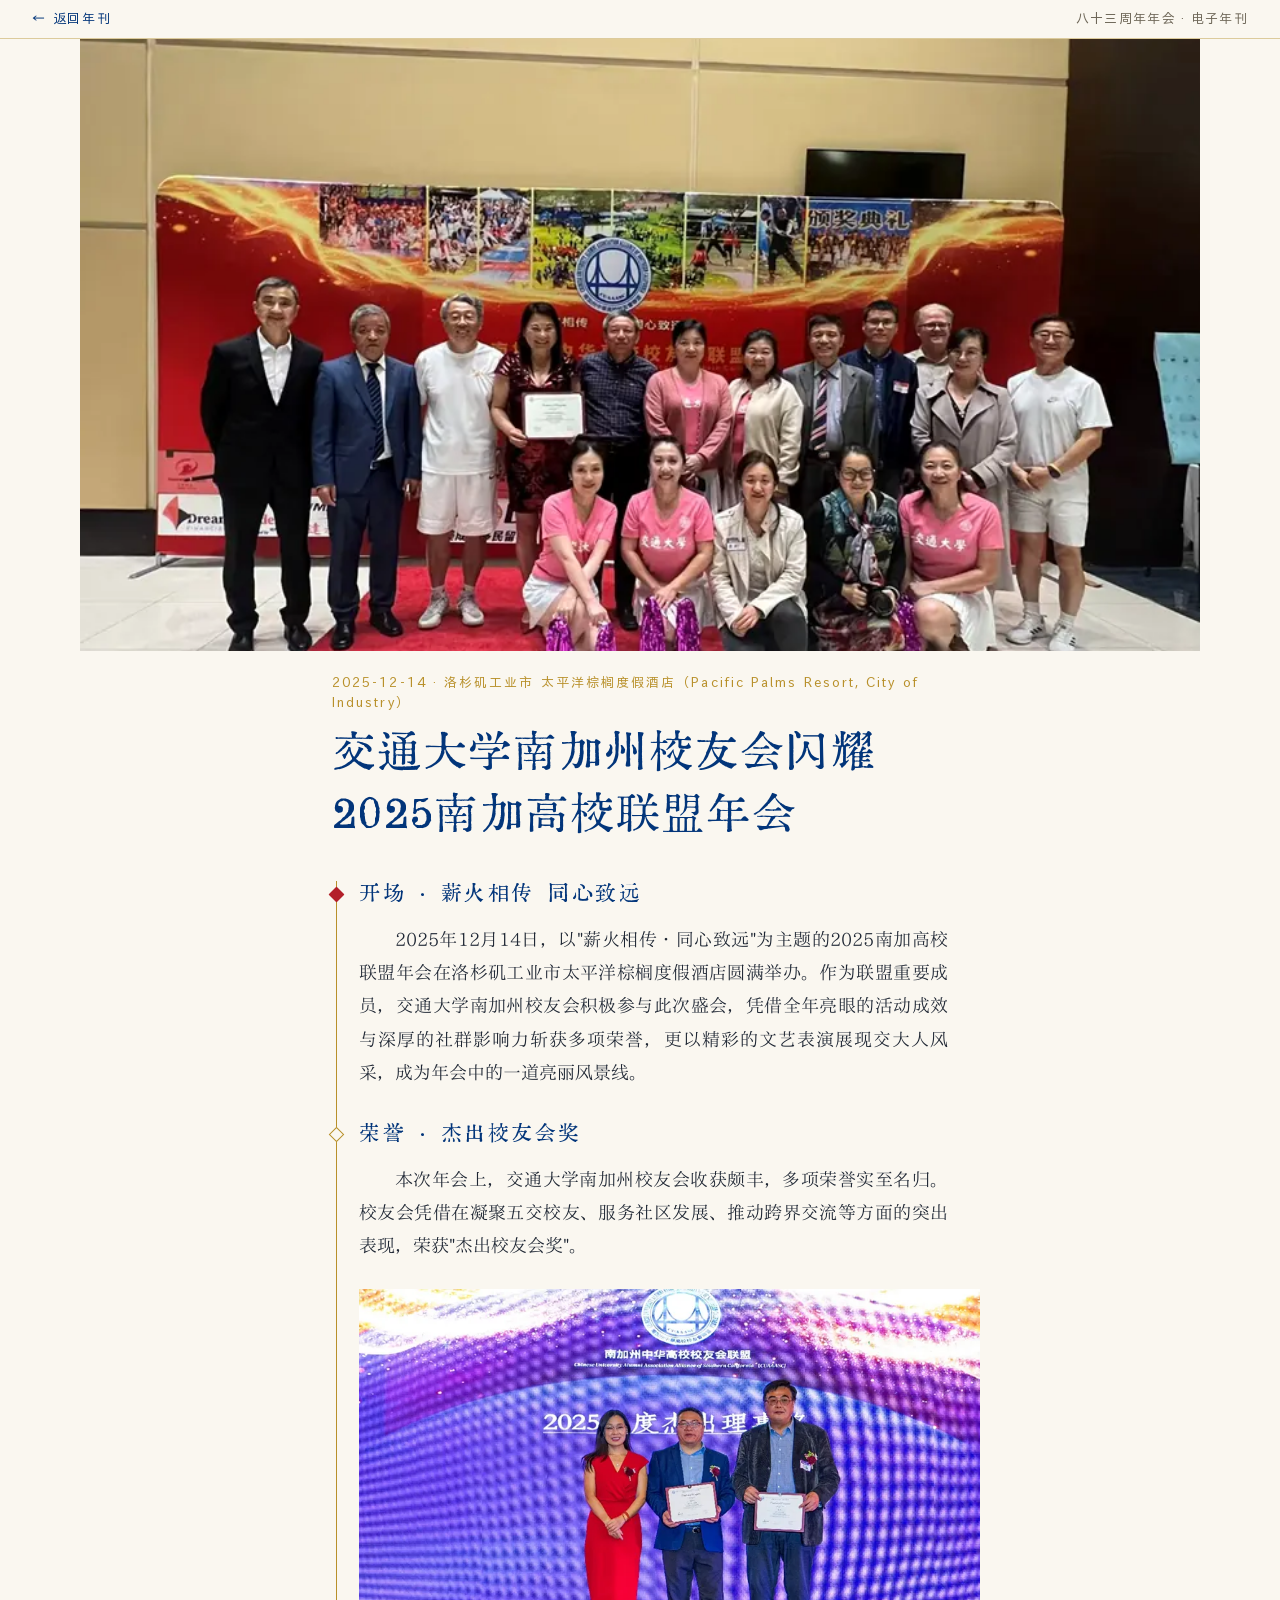
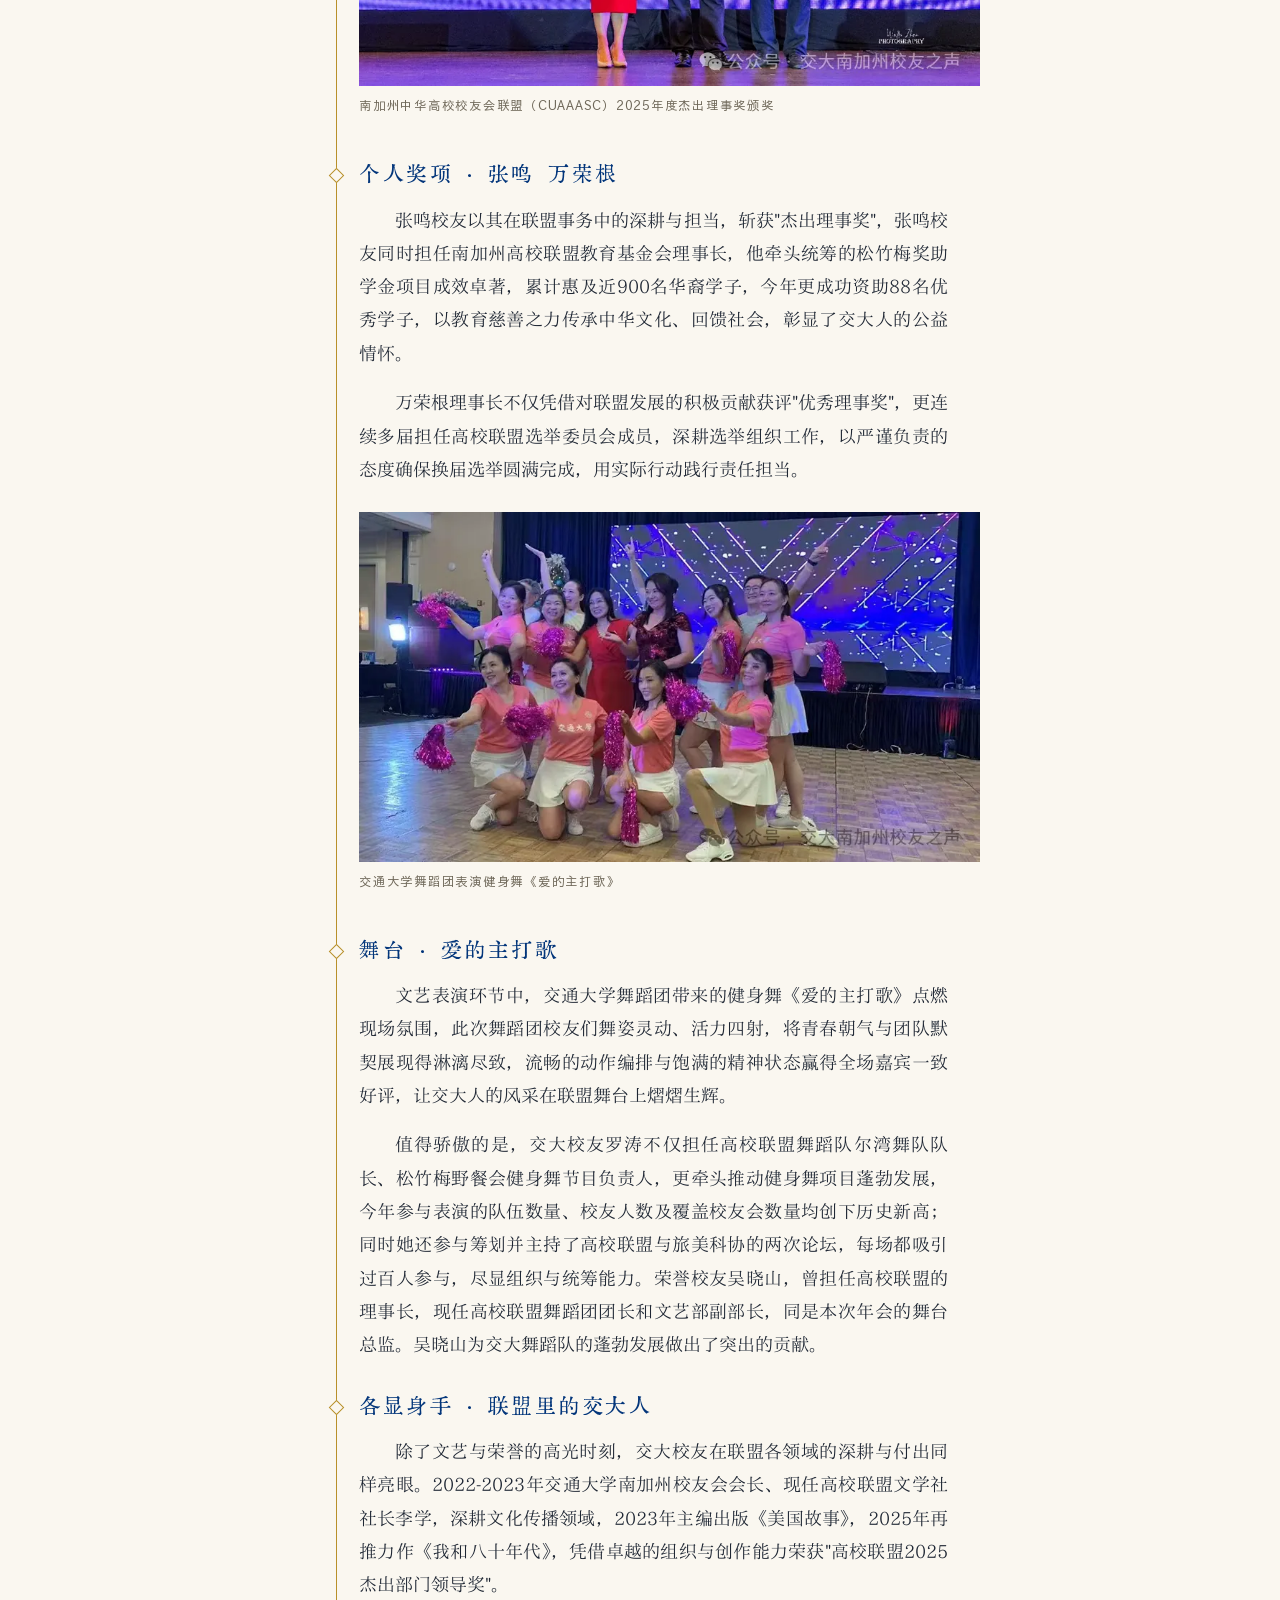
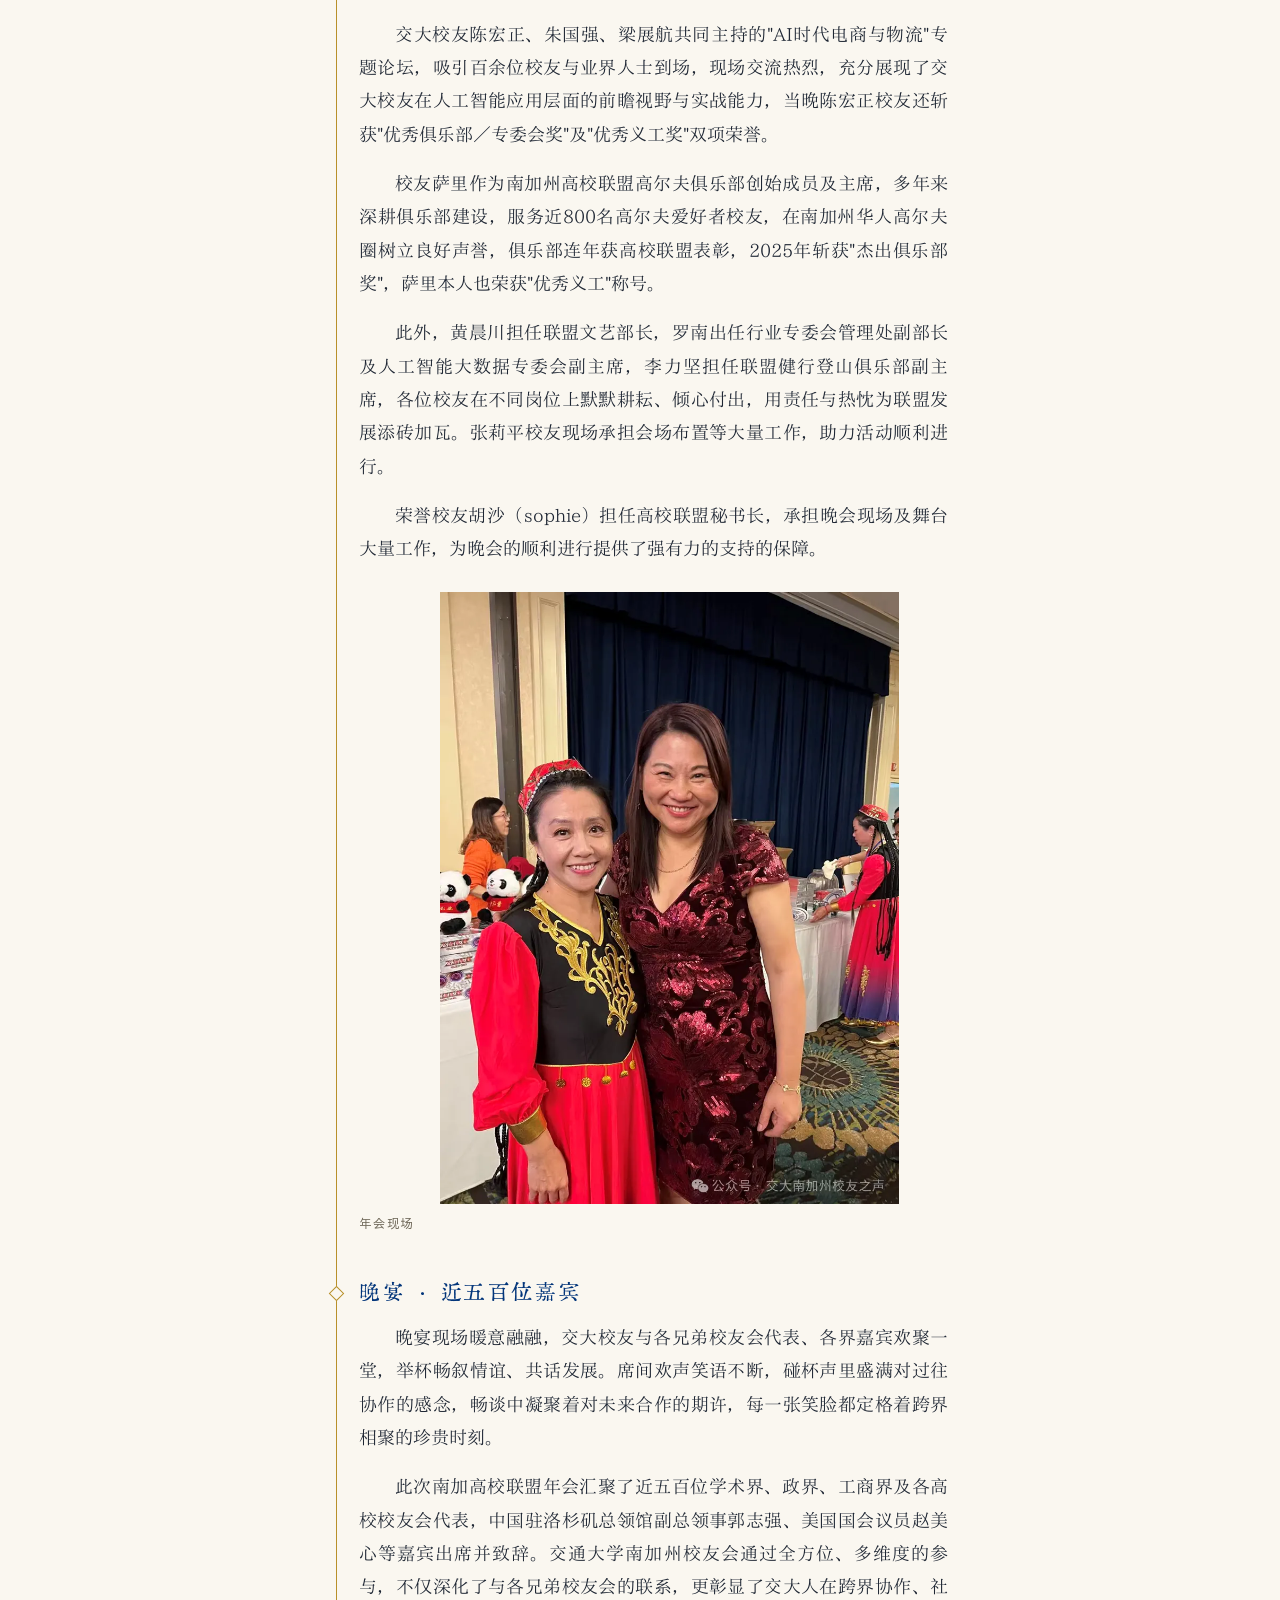
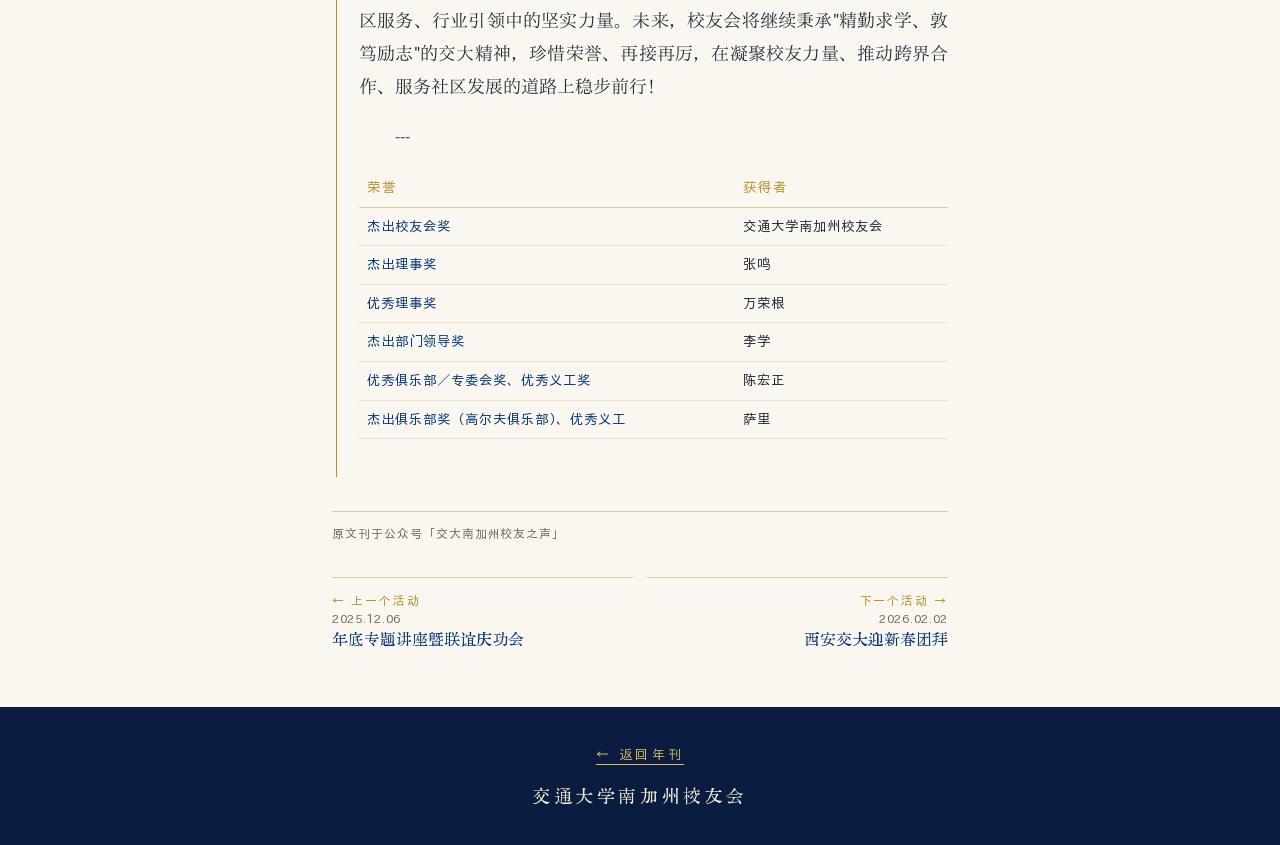
<file: events/lianmeng-nianhui-2025.html>
<!doctype html>
<html lang="zh-CN">
<head>
<meta charset="utf-8">
<meta name="viewport" content="width=device-width,initial-scale=1,viewport-fit=cover">
<title>交通大学南加州校友会闪耀2025南加高校联盟年会 · 交通大学南加州校友会</title>
<meta name="description" content="2025-12-14 · 洛杉矶工业市 太平洋棕榈度假酒店（Pacific Palms Resort, City of Industry）">
<meta name="theme-color" content="#0A1C3F">
<link rel="stylesheet" href="../assets/fonts.css" media="print" onload="this.media='all'"><noscript><link rel="stylesheet" href="../assets/fonts.css"></noscript>
<style>
/* 电子年刊 · 网页版（手机优先）
   颜色、字体照「设计规范.md」：海军蓝主色、金色细线点缀、中国红只做印章。
   不用圆角卡片、阴影、渐变按钮；章节靠大标题、留白和细金线分隔。 */
:root{
  --navy:#02357A; --deep:#0A1C3F; --ink:#1E2633; --muted:#6E6758;
  --gold:#B8902A; --gold-l:#D9B85C; --gold-line:#DCCB9C; --paper:#FAF7F0; --sheet:#FFFDF8;
  --red:#B3202A;
  --f-display:"Display","Songti SC","Noto Serif SC",serif;
  --f-text:"ZhiSong","Songti SC","Noto Serif SC",serif;
  --f-ui:"XiHei","PingFang SC","Noto Sans SC",sans-serif;
  --f-brush:"Brush","Display",serif;
  --gut:20px; --col:680px;
}
*{box-sizing:border-box}
html{-webkit-text-size-adjust:100%;scroll-behavior:smooth;scroll-padding-top:12px}
body{margin:0;background:var(--paper);color:var(--ink);font:17px/1.85 var(--f-text);-webkit-font-smoothing:antialiased}
img{max-width:100%;display:block}
a{color:var(--navy);text-decoration-color:var(--gold-line);text-underline-offset:3px}
h1,h2,h3,h4,p,figure,blockquote,ol,ul,dl,dd{margin:0}
ol,ul{padding:0;list-style:none}
main{overflow:hidden}

/* ── 章节通用 ── */
.sec,.ads{max-width:var(--col);margin:0 auto;padding:72px var(--gut) 24px}
.ch{margin-bottom:40px}
.ch-kicker{font:13px/1.4 var(--f-ui);letter-spacing:.32em;color:var(--gold);margin-bottom:10px}
.ch-title{font:400 46px/1.15 var(--f-display);color:var(--navy);letter-spacing:.06em;display:flex;align-items:center;gap:14px}
.ch-sub{margin-top:14px;padding-top:12px;border-top:1px solid var(--gold-line);font:13px/1.7 var(--f-ui);letter-spacing:.12em;color:var(--muted);display:flex;flex-wrap:wrap;column-gap:1.4em}
.seal{display:inline-flex;align-items:center;justify-content:center;width:34px;height:34px;background:var(--red);color:#FFF6E8;font:400 19px/1 var(--f-display);border-radius:3px;transform:rotate(-4deg)}

/* ── 目录 ── */
.toc-btn{position:fixed;top:max(12px,env(safe-area-inset-top));right:12px;z-index:20;border:1px solid var(--gold);background:var(--deep);color:#F2E3B8;font:14px/1 var(--f-ui);letter-spacing:.3em;padding:10px 10px 10px 14px;cursor:pointer;opacity:0;pointer-events:none;transition:opacity .25s}
.toc-btn.show{opacity:1;pointer-events:auto}
.toc{position:fixed;inset:0;z-index:30;background:var(--deep);color:#F4EBD3;overflow:auto}
.toc-in{max-width:var(--col);margin:0 auto;padding:64px 28px 40px}
.toc-h{display:flex;flex-direction:column;gap:4px;font:13px/1.6 var(--f-ui);letter-spacing:.24em;color:var(--gold-l);padding-bottom:18px;border-bottom:1px solid rgba(217,184,92,.4);margin-bottom:12px}
.toc li a{display:flex;align-items:baseline;gap:18px;padding:13px 0;color:#F6EEDA;text-decoration:none;font:400 26px/1.3 var(--f-display);letter-spacing:.08em;border-bottom:1px solid rgba(217,184,92,.16)}
.toc li a i{font:13px/1 var(--f-ui);font-style:normal;color:var(--gold-l);letter-spacing:.1em;width:22px}
.toc-close{margin-top:28px;background:none;border:1px solid rgba(217,184,92,.6);color:var(--gold-l);font:14px/1 var(--f-ui);letter-spacing:.3em;padding:12px 16px 12px 20px;cursor:pointer}
body.toc-open{overflow:hidden}

/* ── 封面 ── */
.cover{position:relative;min-height:100vh;min-height:100svh;color:#fff;display:flex;flex-direction:column;overflow:hidden;background:#021A44}
.cv-bg{position:absolute;inset:0;background-size:cover;background-position:center 78%}
.cv-bg::after{content:"";position:absolute;inset:0;background:linear-gradient(180deg,rgba(2,22,60,.55) 0%,rgba(2,22,60,.08) 38%,rgba(2,22,60,.25) 70%,rgba(2,18,48,.78) 100%)}
.cv-top,.cv-main,.cv-foot{position:relative;z-index:1}
.cv-top{display:flex;align-items:center;justify-content:space-between;gap:16px;padding:max(22px,env(safe-area-inset-top)) var(--gut) 0}
.cv-emblem{width:64px}
.cv-schools{width:min(58vw,300px)}
.cv-main{flex:1;display:flex;flex-direction:column;justify-content:center;padding:30px var(--gut) 10px}
.cv-year{font:400 22px/1 var(--f-display);letter-spacing:.3em;color:var(--gold-l)}
.cv-title{margin-top:12px;white-space:nowrap;font:400 clamp(36px,10.6vw,84px)/1.08 var(--f-display);letter-spacing:.06em;background:linear-gradient(180deg,#FFF4C8,#F2D47C 40%,#C8982C 78%,#F6E0A0);-webkit-background-clip:text;background-clip:text;color:transparent;filter:drop-shadow(0 2px 4px rgba(0,10,40,.45))}
.cv-org{margin-top:16px;font:15px/1.6 var(--f-ui);letter-spacing:.42em;color:#E9EEF7}
.cv-130{margin-top:34px;width:min(62vw,300px)}
.cv-130 svg{display:block;width:100%;height:auto}
.cv-years{display:flex;align-items:center;gap:12px;margin-top:6px;font:400 17px/1 var(--f-display);color:var(--gold-l);letter-spacing:.14em}
.cv-years i{flex:1;max-width:80px;border-top:1px solid var(--gold-l)}
.cv-couplet{margin-top:34px;font:400 clamp(24px,7vw,40px)/1.5 var(--f-brush);color:#F6DE9A;letter-spacing:.12em;text-shadow:0 2px 6px rgba(0,20,60,.5)}
.cv-couplet div:nth-child(2){padding-left:2em}
.cv-foot{padding:18px var(--gut) max(22px,env(safe-area-inset-bottom));font:13px/1.7 var(--f-ui);letter-spacing:.14em;color:#DCE4F2}
.cv-down{display:inline-block;margin-top:14px;color:var(--gold-l);text-decoration:none;letter-spacing:.4em;border-bottom:1px solid var(--gold-l);padding-bottom:4px}

/* ── 贺信 ── */
.letter{background:var(--sheet);border:1px solid #E8DFC9;padding:28px 22px 26px;margin:0 calc(var(--gut) * -0.4) 40px}
.lt-head{margin:-6px 0 22px;padding-bottom:16px;border-bottom:1px solid #EFE6D2}
.lt-head img{max-height:84px;width:auto;margin:0 auto}
.lt-from{font:400 26px/1.35 var(--f-display);color:var(--navy);letter-spacing:.06em;margin-bottom:18px}
.lt-from span{display:block;margin-top:4px;font:14px/1.5 var(--f-ui);letter-spacing:.2em;color:var(--muted)}
.lt-body p{text-indent:2em;margin-bottom:.9em;text-align:justify}
.lt-body p.lt-greet{text-indent:0;font-weight:600}
.letter.trad .lt-body p{letter-spacing:.01em}
.lt-sign{position:relative;display:flex;justify-content:flex-end;margin-top:26px;padding:10px 0 6px}
.lt-sign-t{position:relative;z-index:1;text-align:right;font:15px/1.9 var(--f-text);color:var(--ink)}
.lt-seal{position:absolute;z-index:2;right:6px;top:50%;transform:translateY(-50%);width:112px;pointer-events:none}
.trad .lt-sign{padding-bottom:14px}
.trad .lt-seal{width:124px;right:auto;left:6%;top:auto;bottom:-4px;transform:none}
.lt-origs{display:flex;align-items:flex-end;flex-wrap:wrap;gap:12px 22px;margin-top:22px;padding-top:16px;border-top:1px solid #EFE6D2}
.lt-orig{display:flex;align-items:flex-end;gap:12px;text-decoration:none;color:var(--gold)}
.lt-thumb{width:58px;height:auto;border:1px solid #E3D8BF}
.lt-orig span,.lt-pdf{font:13px/1 var(--f-ui);letter-spacing:.24em;color:var(--gold);border-bottom:1px solid var(--gold-line);padding-bottom:4px;text-decoration:none}
/* 原件查看层 */
.viewer{position:fixed;inset:0;z-index:40;background:#0B1424;display:flex;flex-direction:column}
.viewer[hidden]{display:none}
.vw-bar{display:flex;align-items:center;gap:16px;padding:max(12px,env(safe-area-inset-top)) 14px 12px;color:#E9DFC4;font:13px/1.4 var(--f-ui);letter-spacing:.1em;border-bottom:1px solid rgba(217,184,92,.3)}
.vw-title{flex:1;min-width:0;overflow:hidden;text-overflow:ellipsis;white-space:nowrap}
.vw-dl{color:var(--gold-l);text-decoration:none;letter-spacing:.2em}
.vw-close{background:none;border:1px solid rgba(217,184,92,.6);color:var(--gold-l);font:13px/1 var(--f-ui);letter-spacing:.3em;padding:9px 10px 9px 14px;cursor:pointer}
.vw-scroll{flex:1;overflow:auto;-webkit-overflow-scrolling:touch;padding:14px 10px max(24px,env(safe-area-inset-bottom))}
.vw-scroll img{width:100%;max-width:900px;margin:0 auto;background:#fff;cursor:zoom-in}
.vw-scroll img.zoom{width:auto;max-width:none;cursor:zoom-out}

/* ── 校友来稿 ── */
.essay{padding-top:8px;margin-bottom:64px}
.essay + .essay{padding-top:40px;border-top:1px solid var(--gold-line)}
.es-title .nb{display:inline-block}
.es-no{font:400 15px/1 var(--f-display);color:var(--gold);letter-spacing:.1em}
.es-title{margin-top:10px;font:400 30px/1.4 var(--f-display);color:var(--navy);letter-spacing:.04em}
.es-by{margin:16px 0 28px;display:flex;align-items:center;gap:14px}
.es-av{width:56px;height:56px;border-radius:50%;object-fit:cover;flex:none;border:1px solid var(--gold-line)}
.es-by-t{display:flex;flex-direction:column;gap:1px}
.es-by b{font:400 18px/1.45 var(--f-display);color:var(--ink);letter-spacing:.12em;margin-bottom:2px}
.es-by span{font:13px/1.55 var(--f-ui);color:var(--muted);letter-spacing:.06em}
.es-by span.l2{color:var(--gold)}
.es-body p{text-indent:2em;margin-bottom:.85em;text-align:justify}
.es-fig{margin:26px calc(var(--gut) * -1) 28px}
.es-fig img{width:100%;height:auto}
.es-fig.tall{margin-left:0;margin-right:0}
.es-fig.tall img{width:auto;max-width:100%;max-height:78vh;margin:0 auto}
.es-fig figcaption{margin-top:8px;padding:0 var(--gut);font:12.5px/1.5 var(--f-ui);color:var(--muted);letter-spacing:.06em}
.es-fig.tall figcaption{padding:0;text-align:center}
@media (min-width:760px){.es-fig{margin-left:-40px;margin-right:-40px}.es-fig figcaption{padding:0 40px}.es-fig.tall{margin-left:0;margin-right:0}}

/* ── 致辞 ── */
.sp{margin-bottom:56px}
.sp-who{display:grid;grid-template-columns:42% 1fr;gap:18px;align-items:end;margin-bottom:22px}
.sp-photo{width:100%;aspect-ratio:4/5;object-fit:cover}
.sp-who figcaption{display:flex;flex-direction:column;gap:4px;padding-bottom:4px}
.sp-role{font:13px/1.4 var(--f-ui);letter-spacing:.32em;color:var(--gold)}
.sp-name{font:400 34px/1.2 var(--f-display);color:var(--navy);letter-spacing:.1em}
.sp-bio{font:12.5px/1.6 var(--f-ui);color:var(--muted)}
.sp-quote{font:400 21px/1.6 var(--f-display);color:var(--navy);padding:4px 0 18px;margin-bottom:18px;border-bottom:1px solid var(--gold-line)}
.sp-text p{text-indent:2em;margin-bottom:.8em;text-align:justify}
.sp-2 .sp-who{grid-template-columns:1fr 42%}
.sp-2 .sp-who .sp-photo{order:2}
.sp-2 .sp-who figcaption{text-align:right}
.sky{margin-top:24px;text-align:center;color:var(--gold)}
.sky-t{font:400 20px/1.2 var(--f-display);letter-spacing:.6em;text-indent:.6em;color:var(--navy);margin-bottom:14px}
.sky-art svg{display:block;width:100%;height:auto}
.sky-s{margin-top:10px;font:11px/1.6 var(--f-ui);letter-spacing:.2em;color:var(--muted)}

/* ── 节目单 ── */
.pg-sec{margin-bottom:30px}
.pg-h{display:flex;align-items:center;gap:12px;font:400 23px/1.3 var(--f-display);color:var(--navy);letter-spacing:.1em;margin-bottom:6px}
.pg-num{width:30px;height:30px;display:inline-flex;align-items:center;justify-content:center;border:1px solid var(--gold);color:var(--gold);font:400 16px/1 var(--f-display)}
.pg-list li{display:grid;grid-template-columns:62px 1fr;gap:12px;padding:11px 0;border-bottom:1px solid #ECE3CF}
.pg-list time{font:14px/1.9 var(--f-ui);color:var(--gold);letter-spacing:.04em}
.pg-item{display:block;line-height:1.6}
.pg-who{display:block;margin-top:2px;font:13px/1.5 var(--f-ui);color:var(--muted)}

/* ── 奖品 ── */
.pz-tier{margin-bottom:38px}
.pz-h{display:flex;align-items:baseline;justify-content:space-between;font:400 26px/1.3 var(--f-display);color:var(--navy);letter-spacing:.14em;padding-bottom:8px;border-bottom:1px solid var(--gold-line);margin-bottom:18px}
.pz-h em{font:13px/1 var(--f-ui);font-style:normal;color:var(--gold);letter-spacing:.2em}
.pz-items{display:grid;grid-template-columns:1fr 1fr;gap:26px 18px}
.pz-items.n1{grid-template-columns:1fr}
.pz-items.n1 .pz.cut .pz-pic{aspect-ratio:auto;max-width:62%;margin:0 auto}
.pz-items.n1 .pz.cut figcaption{text-align:center}
.pz-1 .pz-items .pz-pic{aspect-ratio:16/9}
.pz-pic{aspect-ratio:1/1;display:flex;align-items:center;justify-content:center}
.pz.cut .pz-pic img{max-height:100%;width:auto;object-fit:contain}
.pz.photo .pz-pic img{width:100%;height:100%;object-fit:cover}
.pz figcaption{margin-top:10px;display:flex;flex-direction:column}
.pz figcaption b{font-weight:400;font-size:16px;line-height:1.5;color:var(--ink)}
.pz figcaption span{font:12.5px/1.5 var(--f-ui);color:var(--muted)}
.pz figcaption em{font:13px/1.6 var(--f-ui);font-style:normal;color:var(--gold);letter-spacing:.1em}

/* ── 年度回顾 ── */
.rv-lead{margin:0 calc(var(--gut) * -1) 36px}
.rv-hero{position:relative}
.rv-hero img{width:100%;aspect-ratio:4/3;object-fit:cover}
.rv-badge{position:absolute;left:var(--gut);bottom:-18px;background:var(--deep);color:#F4EBD3;padding:12px 16px;display:flex;flex-direction:column;gap:2px;max-width:82%}
.rv-badge span{font:13px/1.5 var(--f-ui);letter-spacing:.06em}
.rv-badge b{font:400 22px/1.3 var(--f-display);color:var(--gold-l);letter-spacing:.12em}
.rv-lead-t{padding:22px var(--gut) 0}
.rv-赛场 .rv-lead-t{padding-top:36px}
.rv-kick{font:13px/1.4 var(--f-ui);letter-spacing:.32em;color:var(--red);margin-bottom:6px}
.rv-when{font:13px/1.6 var(--f-ui);letter-spacing:.1em;color:var(--gold)}
.rv-lead-t h3{font:400 28px/1.35 var(--f-display);color:var(--navy);margin:6px 0 10px}
.rv-lead-t blockquote{font:400 19px/1.6 var(--f-display);color:var(--navy);margin-bottom:10px}
.rv-lead-t p{text-align:justify}
.rv-items{display:flex;flex-direction:column;gap:34px}
.rv-item figure{position:relative;margin-bottom:12px}
.rv-item figure img{width:100%;aspect-ratio:3/2;object-fit:cover}
.rv-item.sq figure img{aspect-ratio:auto;max-width:440px}
.rv-res{position:absolute;right:0;bottom:0;background:var(--red);color:#FFF4E2;font:400 15px/1 var(--f-display);letter-spacing:.12em;padding:9px 12px}
.rv-date{display:flex;align-items:baseline;gap:8px;margin-bottom:2px}
.rv-date b{font:400 20px/1.2 var(--f-display);color:var(--gold)}
.rv-date span{font:12px/1 var(--f-ui);color:var(--muted);letter-spacing:.1em}
.rv-item h3{font:400 22px/1.4 var(--f-display);color:var(--navy);margin-bottom:6px}
.rv-item p{text-align:justify}
/* 杂志：两条小新闻左右交错（宽屏） */
.rv-year{margin-top:44px;padding-top:18px;border-top:1px solid var(--gold-line)}
.rv-year-h{font:400 22px/1.3 var(--f-display);color:var(--navy);letter-spacing:.2em;margin-bottom:16px}
.rv-year ol{position:relative;padding-left:22px}
.rv-year ol::before{content:"";position:absolute;left:5px;top:8px;bottom:8px;border-left:1px solid var(--gold)}
.rv-year li{position:relative;display:grid;grid-template-columns:86px 1fr;align-items:baseline;padding:7px 0}
.rv-year li::before{content:"";position:absolute;left:-21px;top:16px;width:9px;height:9px;border:1px solid var(--gold);background:var(--paper);transform:rotate(45deg)}
.rv-year li.hi::before,.rv-year li.end::before{background:var(--red);border-color:var(--red)}
.rv-year time{font:11px/1 var(--f-ui);color:var(--muted);letter-spacing:.06em}
.rv-year time b{font:400 17px/1 var(--f-display);color:var(--gold);margin-left:6px}
.rv-year li.end span{color:var(--red)}

/* ── 历任会长 ── */
.pr-origin{display:grid;grid-template-columns:auto 1fr;gap:18px;align-items:center;padding:18px 0;border-top:1px solid var(--gold-line);border-bottom:1px solid var(--gold-line);margin-bottom:34px}
.pr-o-year{font:400 44px/1 var(--f-display);color:var(--gold)}
.pr-o-names{display:flex;flex-wrap:wrap;gap:4px 14px;font:400 19px/1.4 var(--f-display);color:var(--navy);letter-spacing:.1em}
.pr-origin p{font:13px/1.6 var(--f-ui);color:var(--muted);margin-top:4px}
.pr-band{margin-bottom:34px}
.pr-band-h{font:400 22px/1.2 var(--f-display);color:var(--gold);letter-spacing:.12em;margin-bottom:14px}
.pr-grid{display:grid;grid-template-columns:repeat(3,minmax(0,1fr));gap:18px 12px}
.pr-p img{width:100%;aspect-ratio:4/5;object-fit:cover;background:#E9E3D6}
.pr-p figcaption,.pr-text li{display:flex;flex-direction:column;margin-top:8px}
.pr-p b,.pr-text b{font:400 18px/1.3 var(--f-display);color:var(--navy);letter-spacing:.06em}
.pr-p span,.pr-text span{font:11.5px/1.5 var(--f-ui);color:var(--muted)}
.pr-p em,.pr-text em{font:11.5px/1.5 var(--f-ui);font-style:normal;color:var(--gold)}
.pr-text{display:grid;grid-template-columns:repeat(2,minmax(0,1fr));gap:4px 18px;margin-top:16px}
.pr-text li{padding:8px 0;border-top:1px solid #ECE3CF}

/* ── 团队 ── */
.team h3{font:400 24px/1.3 var(--f-display);color:var(--navy);letter-spacing:.16em;margin-bottom:12px}
.team h4{font:13px/1.4 var(--f-ui);letter-spacing:.32em;color:var(--gold);margin:22px 0 8px}
.tg-hon{padding-bottom:28px;margin-bottom:30px;border-bottom:1px solid var(--gold-line)}
.tg-note{font:13px/1.5 var(--f-ui);color:var(--muted);margin:-6px 0 14px;letter-spacing:.06em}
.tg-hon ul{display:grid;grid-template-columns:repeat(4,minmax(0,1fr));gap:10px 8px}
.tg-hon li{font:400 18px/1.4 var(--f-display);color:var(--ink);letter-spacing:.06em}
.tg-exec{display:grid;grid-template-columns:1fr 1fr;gap:14px 16px}
.tg-exec div{border-top:1px solid #ECE3CF;padding-top:8px}
.tg-exec dt{font:12px/1.5 var(--f-ui);letter-spacing:.2em;color:var(--gold)}
.tg-exec dd{font:400 21px/1.4 var(--f-display);color:var(--navy)}
.tg-names{display:grid;grid-template-columns:repeat(3,minmax(0,1fr));gap:10px 12px}
.tg-names li{display:flex;flex-direction:column}
.tg-names b{font:400 18px/1.4 var(--f-display);color:var(--ink)}
.tg-names span{font:12px/1.4 var(--f-ui);color:var(--muted)}
.tg-clubs{margin-top:36px}
.tg-clubs dl div{display:grid;grid-template-columns:96px 1fr;gap:12px;padding:12px 0;border-top:1px solid #ECE3CF}
.tg-clubs dt{font:400 17px/1.5 var(--f-display);color:var(--navy)}
.tg-clubs dd b{display:block;font-weight:400}
.tg-clubs dd span{display:block;font:13px/1.6 var(--f-ui);color:var(--muted)}

/* ── 赞助商广告 ── */
.ads{padding-top:56px}
.ads-label{font:12px/1 var(--f-ui);letter-spacing:.4em;color:var(--muted);margin-bottom:6px}
.ad{position:relative;padding:28px 0 30px;border-top:1px solid var(--gold-line)}
.ad + .ad{margin-top:0}
.ad-head{display:flex;align-items:flex-start;justify-content:space-between;gap:16px}
.ad-logo{height:auto;max-width:min(100%,280px)}
.ad-logo.center{margin:0 auto}
.ad-logo.sm{max-width:180px}
.ad-badge{display:flex;flex-direction:column;align-items:flex-end;font:12px/1.4 var(--f-ui);color:var(--muted)}
.ad-badge b{font:400 16px/1.3 var(--f-display);color:var(--navy)}
.ad-name{margin-top:14px;font:400 23px/1.4 var(--f-display);color:var(--navy);letter-spacing:.04em}
.ad-name span{margin-left:.6em;font:14px/1 var(--f-ui);color:var(--muted)}
.ad-subname{margin-top:4px;font:14px/1.5 var(--f-ui);letter-spacing:.14em;color:var(--gold)}
.ad-en{margin-top:8px;font:12px/1.5 var(--f-ui);letter-spacing:.16em;text-transform:uppercase;color:var(--navy)}
.ad-hero{margin:22px 0 6px}
.ad-hero div{font:400 clamp(25px,7.2vw,34px)/1.45 var(--f-display);color:var(--navy);letter-spacing:.03em}
.ad-hero span{display:block;margin-top:10px;font:13px/1.4 var(--f-ui);letter-spacing:.32em;color:var(--gold)}
.ad-tag{margin-top:12px;color:var(--gold);font-size:15.5px;line-height:1.6}
.ad-tag.big{font:400 22px/1.5 var(--f-display);color:var(--navy)}
.ad-desc{margin-top:12px;text-align:justify}
.ad-person{display:grid;grid-template-columns:96px 1fr;gap:16px;align-items:center;margin-top:18px}
.ad-person img{width:96px;height:96px;border-radius:50%;object-fit:cover}
.ad-person b{display:block;font:400 20px/1.4 var(--f-display);color:var(--navy)}
.ad-person em{display:block;font:13px/1.5 var(--f-ui);font-style:normal;color:var(--gold)}
.ad-person span{display:block;font-size:14.5px;line-height:1.6}
.ad-cut{display:block;width:auto;max-width:62%;max-height:min(52vh,440px);object-fit:contain;margin:16px 0 0 auto}   /* 10-31 竖长图（DMG 喷淋）在电脑上会撑满屏幕：限高 */
.ad-stats{display:flex;margin-top:18px;border-top:1px solid #ECE3CF;border-bottom:1px solid #ECE3CF}
.ad-stats div{flex:1;padding:12px 8px}
.ad-stats div + div{border-left:1px solid #ECE3CF}
.ad-stats b{display:block;font:400 22px/1.2 var(--f-display);color:var(--navy)}
.ad-stats span{font:12px/1.4 var(--f-ui);color:var(--muted)}
.ad-tiles{margin-top:16px;counter-reset:t}
.ad-tiles li{display:grid;grid-template-columns:30px 1fr;padding:8px 0;border-top:1px solid #ECE3CF;counter-increment:t}
.ad-tiles li::before{content:counter(t,decimal-leading-zero);font:12px/1.9 var(--f-ui);color:var(--gold)}
.ad-tiles li b{font-weight:400}
.ad-tiles li span{grid-column:2;font:13px/1.5 var(--f-ui);color:var(--muted)}
.ad-cols{display:grid;grid-template-columns:repeat(auto-fit,minmax(130px,1fr));gap:12px;margin-top:16px}
.ad-cols b{display:block;font:13px/1.6 var(--f-ui);letter-spacing:.2em;color:var(--gold)}
.ad-cols span{display:block;font-size:15px;line-height:1.6}
.ad-kv{margin-top:16px}
.ad-kv div{display:grid;grid-template-columns:5.6em 1fr;gap:12px;padding:8px 0;border-top:1px solid #ECE3CF}
.ad-kv dt{font:13px/1.95 var(--f-ui);letter-spacing:.12em;color:var(--gold)}
.ad-kv dd{font-size:15.5px;line-height:1.7}
.ad-list-h{margin-top:18px;font:13px/1.4 var(--f-ui);letter-spacing:.24em;color:var(--gold)}
.ad-list{margin-top:8px}
.ad-list li{position:relative;padding:5px 0 5px 16px;font-size:15.5px;line-height:1.6}
.ad-list li::before{content:"";position:absolute;left:0;top:15px;width:6px;height:6px;border:1px solid var(--gold);transform:rotate(45deg)}
.ad-list.two{display:grid;grid-template-columns:1fr 1fr;column-gap:16px}
.ad-chips{display:flex;flex-wrap:wrap;gap:6px 18px;margin-top:12px;font:14px/1.6 var(--f-ui);color:var(--navy);letter-spacing:.06em}
.ad-steps{margin-top:16px}
.ad-steps li{display:grid;grid-template-columns:34px 1fr;gap:10px;padding:8px 0;border-top:1px solid #ECE3CF}
.ad-steps i{font:400 20px/1.3 var(--f-display);font-style:normal;color:var(--gold)}
.ad-steps b{display:block;font-weight:400;color:var(--navy)}
.ad-steps span{font:13.5px/1.6 var(--f-ui);color:var(--muted)}
.ad-more{color:var(--muted);font-size:15px}
.ad-close{margin-top:14px;font:400 19px/1.6 var(--f-display);color:var(--navy)}
.ad-imgs{display:grid;gap:8px;margin-top:18px}
.ad-imgs.n2{grid-template-columns:1fr 1fr}
.ad-imgs.n3{grid-template-columns:repeat(3,1fr)}
.ad-imgs img{width:100%;aspect-ratio:3/2;object-fit:cover}
.ad-imgs.n1 img{aspect-ratio:16/10}
.ad-imgs.whole img{object-fit:contain;background:#fff;aspect-ratio:1/1}
.ad-imgs figcaption{margin-top:6px;font:12px/1.5 var(--f-ui);color:var(--muted)}
.ad-sign{margin-top:14px;text-align:right;font:15px/1.6 var(--f-text)}
.ad-call{margin-top:18px;font:400 26px/1.3 var(--f-ui);letter-spacing:.02em}
.ad-call a{text-decoration:none;color:var(--navy)}
.ad-call i{display:block;font:12px/1.6 var(--f-ui);font-style:normal;letter-spacing:.2em;color:var(--gold)}
.ad-call span{display:block;font:14px/1.6 var(--f-text);color:var(--muted)}
.ad-contact{margin-top:10px;font:14px/1.7 var(--f-ui);color:var(--muted)}
.ad-contact a{color:var(--navy)}
.ad-links{display:flex;flex-wrap:wrap;gap:10px 22px;margin-top:16px}
.ad-web{font:14px/1.4 var(--f-ui);letter-spacing:.06em;color:var(--navy);text-decoration:none;border-bottom:1px solid var(--gold);padding-bottom:3px}
.ad-web::after{content:" ↗";color:var(--gold)}
.ad-offices{display:grid;gap:12px;margin-top:18px;font:14px/1.6 var(--f-ui);color:var(--muted)}
.ad-offices b{display:block;color:var(--navy);font-weight:400}
/* 贺词（总会） */
.ad-wish{text-align:center;padding-top:34px}
.wish{margin-top:18px;color:var(--navy);font-family:var(--f-display);letter-spacing:.1em}
.wish .w-小{font-size:16px;color:var(--gold)}
.wish .w-中{font-size:19px;line-height:1.8}
.wish .w-大{font-size:30px;line-height:1.45}
.wish-motto{margin-top:16px;font:13px/1 var(--f-ui);letter-spacing:.4em;color:var(--gold)}
.wish-sign{margin-top:18px;font:15px/1.6 var(--f-text)}
.wish-sign span{display:block;font:11px/1.6 var(--f-ui);color:var(--muted);letter-spacing:.06em}
/* 校友名字 */
.ad-kick{font:13px/1.4 var(--f-ui);letter-spacing:.3em;color:var(--gold)}
.names{display:flex;flex-wrap:wrap;align-items:center;gap:18px 34px;margin:18px 0 10px}
.names img{height:44px;width:auto}
.ad-thanks{font:14px/1.6 var(--f-ui);color:var(--muted);letter-spacing:.1em}
/* 分会专页 */
.ad-big{font:400 32px/1.3 var(--f-display);color:var(--navy);letter-spacing:.08em;margin-top:6px}
.ad-chief{display:grid;grid-template-columns:38% 1fr;gap:16px;margin-top:18px;align-items:start}
.ad-chief img{width:100%;aspect-ratio:4/5;object-fit:cover}
.ad-chief b{display:block;font:400 24px/1.3 var(--f-display);color:var(--navy);margin-top:4px}
.ad-chief em{display:block;font:13px/1.5 var(--f-ui);font-style:normal;color:var(--muted)}
.ad-chief p{margin-top:8px;font-size:14.5px;line-height:1.7}
.ad-sub-h{margin-top:22px;font:400 20px/1.3 var(--f-display);color:var(--navy);letter-spacing:.14em}
/* 整页广告 / 封底 */
.fp-hero,.bk-hero{width:calc(100% + 2 * var(--gut));max-width:none;margin:14px calc(var(--gut) * -1) 0;aspect-ratio:16/10;object-fit:cover}
.bk-open{margin-top:12px;font:13px/1.4 var(--f-ui);letter-spacing:.24em;color:var(--red)}
.bk-close{margin-top:12px;font:400 20px/1.6 var(--f-display);color:var(--navy)}
.bk-sis{margin-top:20px}
.bk-sis h3{font:13px/1.4 var(--f-ui);letter-spacing:.3em;color:var(--gold);font-weight:400}
.bk-s-name{display:block;margin-top:12px;font:400 20px/1.4 var(--f-display);color:var(--navy)}
.bk-s-name span{display:block;font:12px/1.4 var(--f-ui);color:var(--muted);letter-spacing:.1em}

/* ── 页脚 ── */
.foot{margin-top:60px;background:var(--deep);color:#DCE4F2;text-align:center;padding:48px var(--gut) max(48px,env(safe-area-inset-bottom));font:13px/1.8 var(--f-ui);letter-spacing:.12em}
.foot-org{font:400 22px/1.4 var(--f-display);color:#F4EBD3;letter-spacing:.2em}
.foot-en{font-size:11px;letter-spacing:.06em;color:#9FB0CC}
.foot-m{margin-top:16px;color:var(--gold-l);letter-spacing:.4em}
.foot-y{color:#9FB0CC}
.foot-top{display:inline-block;margin-top:20px;color:var(--gold-l);text-decoration:none;border-bottom:1px solid var(--gold-l);padding-bottom:3px;letter-spacing:.3em}

/* ── 宽屏（平板、电脑） ── */
@media (min-width:760px){
  :root{--gut:32px}
  body{font-size:18px}
  .sec,.ads{padding-top:96px}
  .ch-title{font-size:60px}
  .cover{min-height:100vh}
  .cv-main{padding-left:8vw}
  .cv-emblem{width:84px}
  .letter{margin:0 0 48px;padding:44px 52px 40px}
  .rv-lead{margin-left:-80px;margin-right:-80px}
  .rv-hero img{aspect-ratio:16/9}
  .rv-lead-t{padding-left:80px;padding-right:80px}
  .rv-items{display:grid;grid-template-columns:1fr 1fr;gap:40px 28px}
  .rv-专题 .rv-items{grid-template-columns:1fr}
  .rv-专题 .rv-item{display:grid;grid-template-columns:1fr 1fr;gap:24px;align-items:start}
  .rv-专题 .rv-item:nth-child(even) figure{order:2}
  .pr-grid{grid-template-columns:repeat(4,minmax(0,1fr))}
  .tg-hon ul{grid-template-columns:repeat(6,minmax(0,1fr))}
  .pz-items{grid-template-columns:repeat(3,1fr)}
  .pz-items.n1{grid-template-columns:1fr}
  .ad-offices{grid-template-columns:repeat(3,1fr)}
  .fp-hero,.bk-hero{width:100%;margin-left:0;margin-right:0}
}
@media (min-width:1100px){
  .rv-lead{margin-left:-160px;margin-right:-160px}
  .rv-lead-t{padding-left:160px;padding-right:160px}
}

/* ══════════ 活动详情页（二级页面） ══════════ */
.ev-bar{position:sticky;top:0;z-index:10;display:flex;justify-content:space-between;align-items:center;gap:12px;padding:max(10px,env(safe-area-inset-top)) var(--gut) 10px;background:rgba(250,247,240,.96);border-bottom:1px solid var(--gold-line);font:13px/1.4 var(--f-ui);letter-spacing:.1em;color:var(--muted)}
.ev-bar a{color:var(--navy);text-decoration:none;letter-spacing:.14em}
.ev-kick{font:13px/1.5 var(--f-ui);letter-spacing:.16em;color:var(--gold)}
.ev-title{margin-top:10px;font:400 30px/1.4 var(--f-display);color:var(--navy);letter-spacing:.03em}
.ev-host{margin-top:10px;font:12.5px/1.6 var(--f-ui);color:var(--muted)}
.ev-lead{margin:22px 0 4px;font-size:18.5px;line-height:1.9;color:var(--ink);text-align:justify}
.ev-p{text-indent:2em;margin:0 0 .9em;text-align:justify}
.ev-p b{font-weight:600;color:var(--navy)}
.ev-src{margin-top:34px;padding-top:12px;border-top:1px solid var(--gold-line);font:12px/1.6 var(--f-ui);color:var(--muted);letter-spacing:.08em}
.ev-pic{display:block;cursor:zoom-in}
.ev-pic img{width:100%;height:auto}
.ev-figs{margin:26px 0 30px;display:grid;gap:6px}
.ev-figs figcaption{margin-top:4px;font:12.5px/1.6 var(--f-ui);color:var(--muted);letter-spacing:.06em}
.ev-figs.n3{grid-template-columns:1fr 1fr}.ev-figs.n3 .ev-pic:first-child{grid-column:1/-1}
.ev-figs.n3 .ev-pic:not(:first-child) img{aspect-ratio:1/1;object-fit:cover}
.ev-figs .ev-pic.tall img{max-height:80vh;width:auto;max-width:100%;margin:0 auto}
.ev-foot{margin-top:40px;background:var(--deep);color:#DCE4F2;text-align:center;padding:36px var(--gut) max(36px,env(safe-area-inset-bottom));font:13px/1.8 var(--f-ui);letter-spacing:.12em}
.ev-foot a{color:var(--gold-l);text-decoration:none;border-bottom:1px solid var(--gold-l);padding-bottom:3px;letter-spacing:.24em}
.ev-foot-org{margin-top:18px;font:400 18px/1.4 var(--f-display);color:#F4EBD3;letter-spacing:.2em}
/* A 图文长卷 */
.evA-hero img{width:100%;aspect-ratio:4/3;object-fit:cover}
.evA-hero-cap{padding:8px var(--gut) 0;font:12.5px/1.6 var(--f-ui);color:var(--muted);letter-spacing:.06em}
.evA{padding-top:28px}
.evA .ev-figs.bleed{margin-left:calc(var(--gut) * -1);margin-right:calc(var(--gut) * -1)}
.evA .ev-figs.bleed figcaption{padding:0 var(--gut)}
/* B 相册 */
.evB-head{padding-top:36px;padding-bottom:10px}
.evB-more{margin-top:14px}
.evB-more summary{display:inline-block;cursor:pointer;list-style:none;font:13px/1 var(--f-ui);letter-spacing:.3em;color:var(--gold);border-bottom:1px solid var(--gold-line);padding-bottom:5px;margin-bottom:16px}
.evB-more summary::-webkit-details-marker{display:none}
.evB-more[open] summary{display:none}
.evB-gal{max-width:980px;margin:0 auto;padding:10px 6px 20px}
.evB-count{padding:0 calc(var(--gut) - 6px) 12px;font:12.5px/1.5 var(--f-ui);color:var(--muted);letter-spacing:.1em}
.evB-grid{display:grid;grid-template-columns:1fr 1fr;gap:6px}
.evB-grid .ev-pic img{aspect-ratio:1/1;object-fit:cover}
.evB-grid .ev-pic.g0{grid-column:1/-1}
.evB-grid .ev-pic.g0 img{aspect-ratio:3/2}
.evB-grid .ev-pic.tall img{max-height:none;width:100%}
/* C 这一天 */
.evC-hero{position:relative;color:#fff}
.evC-hero img{width:100%;height:78vh;height:78svh;object-fit:cover}
.evC-hero::after{content:"";position:absolute;inset:0;background:linear-gradient(180deg,rgba(2,22,60,0) 40%,rgba(2,18,48,.82) 100%)}
.evC-hero-t{position:absolute;z-index:1;left:var(--gut);right:var(--gut);bottom:26px}
.evC-hero .ev-kick{color:var(--gold-l)}
.evC-hero .ev-title{color:#FFF6E2;font-size:28px}
.evC{padding-top:36px}
.evC-ch{position:relative;padding-left:22px;border-left:1px solid var(--gold);margin-left:4px;padding-bottom:16px}
.evC-label{position:relative;margin:0 0 14px;font:400 21px/1.3 var(--f-display);color:var(--navy);letter-spacing:.12em}
.evC-label i{position:absolute;left:-28px;top:8px;width:11px;height:11px;background:var(--paper);border:1px solid var(--gold);transform:rotate(45deg)}
.evC-ch:first-child .evC-label i,.evC-ch:last-child .evC-label i{background:var(--red);border-color:var(--red)}
.evC .ev-figs{margin-right:calc(var(--gut) * -1)}
/* 照片查看层 */
.viewer.gal{background:#05090F}
.gal-stage{position:relative;flex:1;display:flex;align-items:center;justify-content:center;min-height:0;padding:8px}
.gal-stage img{max-width:100%;max-height:100%;object-fit:contain}
.gal-nav{position:absolute;top:50%;transform:translateY(-50%);width:44px;height:64px;border:0;background:rgba(10,20,36,.45);color:#F2E3B8;font:300 34px/1 var(--f-ui);cursor:pointer}
.gal-nav.prev{left:0}.gal-nav.next{right:0}
.gal-cap{padding:10px 16px max(18px,env(safe-area-inset-bottom));min-height:46px;color:#CFC6AE;font:13px/1.6 var(--f-ui);letter-spacing:.06em;text-align:center}
/* 年刊主页里的「阅读全文」 */
.rv-more{display:inline-block;margin-top:12px;font:13px/1 var(--f-ui);letter-spacing:.24em;color:var(--navy);text-decoration:none;border-bottom:1px solid var(--gold);padding-bottom:5px}
.rv-more::after{content:" →";color:var(--gold)}
@media (min-width:760px){
  .ev-title{font-size:40px}
  .evA-hero img{aspect-ratio:21/9}
  .evB-grid{grid-template-columns:repeat(3,1fr)}
  .evB-grid .ev-pic.g0{grid-column:span 2}
  .evC-hero .ev-title{font-size:44px}
}

/* 横滑组图（方向 C） */
.ev-swipe{margin:24px calc(var(--gut) * -1) 30px 0}
.sw-track{display:flex;gap:8px;overflow-x:auto;scroll-snap-type:x mandatory;-webkit-overflow-scrolling:touch;scrollbar-width:none;padding-right:var(--gut)}
.sw-track::-webkit-scrollbar{display:none}
.sw-slide{flex:0 0 86%;scroll-snap-align:start}
.sw-slide .ev-pic img{width:100%;aspect-ratio:4/3;object-fit:cover;max-height:none}
.sw-meta{display:flex;align-items:center;gap:12px;margin-top:8px;padding-right:var(--gut);font:12.5px/1.4 var(--f-ui);color:var(--muted);letter-spacing:.08em}
.sw-n{color:var(--gold);letter-spacing:.12em;min-width:3.2em}
.sw-hint{flex:1}
.ev-swipe.moved .sw-hint{visibility:hidden}
.sw-btns{display:none;gap:6px}
.sw-b{width:30px;height:30px;border:1px solid var(--gold-line);background:none;color:var(--navy);font:18px/1 var(--f-ui);cursor:pointer}
.ev-swipe figcaption{margin-top:4px;padding-right:var(--gut);font:12.5px/1.6 var(--f-ui);color:var(--muted);letter-spacing:.06em}
@media (hover:hover) and (pointer:fine){.sw-btns{display:flex}.sw-hint{visibility:hidden}}
@media (min-width:760px){.sw-slide{flex-basis:72%}}

.ev-quote{text-indent:0;margin:6px 0 18px;padding:2px 0 2px 16px;border-left:2px solid var(--gold);font:400 18px/1.7 var(--f-display);color:var(--navy)}
.ev-table{margin:14px 0 22px;overflow-x:auto}
.ev-table table{border-collapse:collapse;width:100%;font:13.5px/1.6 var(--f-ui)}
.ev-table th,.ev-table td{padding:8px 8px;border-bottom:1px solid #ECE3CF;text-align:left;vertical-align:top}
.ev-table tr:first-child th,.ev-table tr:first-child td{color:var(--gold);letter-spacing:.1em;border-bottom-color:var(--gold-line)}
.ev-table b{color:var(--red);font-weight:600}
.evC-hero.nohero{color:var(--ink);padding:40px var(--gut) 8px;max-width:var(--col);margin:0 auto}
.evC-hero.nohero::after{display:none}
.evC-hero.nohero .evC-hero-t{position:static}
.evC-hero.nohero .ev-kick{color:var(--gold)}
.evC-hero.nohero .ev-title{color:var(--navy)}
.evC-ch.extra .evC-label{color:var(--gold)}

.ev-pn{max-width:var(--col);margin:10px auto 0;padding:0 var(--gut);display:grid;grid-template-columns:1fr 1fr;gap:14px}
.ev-pn a{display:flex;flex-direction:column;gap:2px;padding:14px 0;border-top:1px solid var(--gold-line);text-decoration:none;color:var(--navy);font:400 16px/1.45 var(--f-display)}
.ev-pn a.next{text-align:right;grid-column:2}
.ev-pn i{font:12px/1.4 var(--f-ui);font-style:normal;letter-spacing:.16em;color:var(--gold)}
.ev-pn span{font:11.5px/1.4 var(--f-ui);color:var(--muted);letter-spacing:.06em}
.rv-year li a{color:var(--navy);text-decoration:none;border-bottom:1px solid var(--gold-line)}
.rv-year li a::after{content:" →";color:var(--gold);font-size:.85em}

.evC-hero.wide img{height:auto;aspect-ratio:auto}
.evC-hero.wide::after{display:none}
.evC-hero.wide .evC-hero-t{position:static;padding:22px var(--gut) 0;max-width:var(--col);margin:0 auto}
.evC-hero.wide .ev-kick{color:var(--gold)}
.evC-hero.wide .ev-title{color:var(--navy)}
@media (min-width:760px){.evC-hero.wide img{max-height:78vh;object-fit:cover}}

.ev-table th{white-space:nowrap;color:var(--navy);font-weight:400}
.ev-p:has(> b:only-child){text-align:left}

/* 赞助商汇总（公众号尾图） */
.thanks .ch{margin-bottom:24px}
.thanks-wall{margin:0 calc(var(--gut) * -0.5);background:#fff;border:1px solid #EFE6D2;padding:18px 10px}
.thanks-wall img{width:100%;height:auto;max-width:540px;margin:0 auto}

/* 11-01 历任会长按纸质版：任职起始年 + 名字 + 学校届别 + 理事长年份 */
.pr-y{display:block;font:400 15px/1.2 var(--f-display);font-style:normal;color:var(--gold);letter-spacing:.06em;margin-bottom:2px}
.ad-reg-note{margin-top:14px;font:13px/1.6 var(--f-ui);color:var(--muted)}

/* ── 10-31 电脑上图片过大（逐张实测 1440×900 / 1280×720）── */
.ad-imgs.n1.whole img{aspect-ratio:auto;height:auto}          /* 单张广告图按原比例，不再补成白色正方形（WGO） */
@media (min-width:760px){
  .ad-imgs.n1.whole img{max-height:60vh;width:auto;max-width:100%;margin:0 auto;background:none}
  .es-fig img,.es-fig.tall img{width:auto;max-width:100%;max-height:72vh;margin:0 auto}   /* 校友来稿配图 */
  .ev-figs .ev-pic.tall img{max-height:68vh}                  /* 活动页竖图 */
  .evC-hero{max-width:1120px;margin:0 auto}                   /* 活动页头图：不再拉满 1440 宽（小图会放大发虚、竖图被裁成横条） */
  .evC-hero img{height:68vh;object-position:center 35%}
  .evC-hero.wide img{height:auto;max-height:68vh}
}
/* 11-01 分会专页单独成节（进目录）：不加「感谢支持」，上边不画线 */
.ads.branch{padding-top:72px}
.ads.branch .ad{border-top:0;padding-top:0}

/* 11-01 四位讲者拼图（白底）放在米色页面上：白底融进背景 */
.rv-item.sq figure img{mix-blend-mode:multiply}

/* 11-02 荣誉校友：英文名不折行 */
.tg-hon2 li{white-space:nowrap}

/* 11-09 校友来稿：副标题、文中小标题（陈宏正来稿） */
.essay .es-sub{margin:-.2em 0 .9em;color:var(--muted);font-size:.98em;letter-spacing:.02em}
.es-body h4.es-h{margin:1.8em 0 .55em;font-family:var(--f-display,serif);font-weight:normal;font-size:1.12em;color:var(--navy,#02357A);line-height:1.45}
.es-body h4.es-h + h4.es-h{margin-top:-.35em}
.es-body p strong{color:var(--navy,#02357A);font-weight:700}

</style>
</head>
<body class="ev ev-一天">

<nav class="ev-bar">
  <a href="../index.html#s09">← 返回年刊</a>
  <span>八十三周年年会 · 电子年刊</span>
</nav>

<header class="evC-hero wide">
<img src="../assets/img/5fd61b5fcc81.webp" alt="交通大学南加州校友会荣获&#34;杰出校友会奖&#34;">  <div class="evC-hero-t">
    <div class="ev-kick">2025-12-14 · 洛杉矶工业市 太平洋棕榈度假酒店（Pacific Palms Resort, City of Industry）</div>
    <h1 class="ev-title">交通大学南加州校友会闪耀2025南加高校联盟年会</h1>
  </div>
</header>
<article class="sec evC">
  <section class="evC-ch">
<h2 class="evC-label"><i></i>开场 · 薪火相传 同心致远</h2><p class="ev-p">2025年12月14日，以&#34;薪火相传・同心致远&#34;为主题的2025南加高校联盟年会在洛杉矶工业市太平洋棕榈度假酒店圆满举办。作为联盟重要成员，交通大学南加州校友会积极参与此次盛会，凭借全年亮眼的活动成效与深厚的社群影响力斩获多项荣誉，更以精彩的文艺表演展现交大人风采，成为年会中的一道亮丽风景线。</p>
  </section>
  <section class="evC-ch">
<h2 class="evC-label"><i></i>荣誉 · 杰出校友会奖</h2><p class="ev-p">本次年会上，交通大学南加州校友会收获颇丰，多项荣誉实至名归。校友会凭借在凝聚五交校友、服务社区发展、推动跨界交流等方面的突出表现，荣获&#34;杰出校友会奖&#34;。</p>
<figure class="ev-figs n1 "><a class="ev-pic " href="../assets/img/fe0773ff881f.webp" data-i="1"><img src="../assets/img/fe0773ff881f.webp" alt="南加州中华高校校友会联盟（CUAAASC）2025年度杰出理事奖颁奖" loading="lazy" decoding="async"></a><figcaption>南加州中华高校校友会联盟（CUAAASC）2025年度杰出理事奖颁奖</figcaption></figure>  </section>
  <section class="evC-ch">
<h2 class="evC-label"><i></i>个人奖项 · 张鸣 万荣根</h2><p class="ev-p">张鸣校友以其在联盟事务中的深耕与担当，斩获&#34;杰出理事奖&#34;，张鸣校友同时担任南加州高校联盟教育基金会理事长，他牵头统筹的松竹梅奖助学金项目成效卓著，累计惠及近900名华裔学子，今年更成功资助88名优秀学子，以教育慈善之力传承中华文化、回馈社会，彰显了交大人的公益情怀。</p>
<p class="ev-p">万荣根理事长不仅凭借对联盟发展的积极贡献获评&#34;优秀理事奖&#34;，更连续多届担任高校联盟选举委员会成员，深耕选举组织工作，以严谨负责的态度确保换届选举圆满完成，用实际行动践行责任担当。</p>
<figure class="ev-figs n1 "><a class="ev-pic " href="../assets/img/a73b82569b95.webp" data-i="2"><img src="../assets/img/a73b82569b95.webp" alt="交通大学舞蹈团表演健身舞《爱的主打歌》" loading="lazy" decoding="async"></a><figcaption>交通大学舞蹈团表演健身舞《爱的主打歌》</figcaption></figure>  </section>
  <section class="evC-ch">
<h2 class="evC-label"><i></i>舞台 · 爱的主打歌</h2><p class="ev-p">文艺表演环节中，交通大学舞蹈团带来的健身舞《爱的主打歌》点燃现场氛围，此次舞蹈团校友们舞姿灵动、活力四射，将青春朝气与团队默契展现得淋漓尽致，流畅的动作编排与饱满的精神状态赢得全场嘉宾一致好评，让交大人的风采在联盟舞台上熠熠生辉。</p>
<p class="ev-p">值得骄傲的是，交大校友罗涛不仅担任高校联盟舞蹈队尔湾舞队队长、松竹梅野餐会健身舞节目负责人，更牵头推动健身舞项目蓬勃发展，今年参与表演的队伍数量、校友人数及覆盖校友会数量均创下历史新高；同时她还参与筹划并主持了高校联盟与旅美科协的两次论坛，每场都吸引过百人参与，尽显组织与统筹能力。荣誉校友吴晓山，曾担任高校联盟的理事长，现任高校联盟舞蹈团团长和文艺部副部长，同是本次年会的舞台总监。吴晓山为交大舞蹈队的蓬勃发展做出了突出的贡献。</p>
  </section>
  <section class="evC-ch">
<h2 class="evC-label"><i></i>各显身手 · 联盟里的交大人</h2><p class="ev-p">除了文艺与荣誉的高光时刻，交大校友在联盟各领域的深耕与付出同样亮眼。2022-2023年交通大学南加州校友会会长、现任高校联盟文学社社长李学，深耕文化传播领域，2023年主编出版《美国故事》，2025年再推力作《我和八十年代》，凭借卓越的组织与创作能力荣获&#34;高校联盟2025杰出部门领导奖&#34;。</p>
<p class="ev-p">交大校友陈宏正、朱国强、梁展航共同主持的&#34;AI时代电商与物流&#34;专题论坛，吸引百余位校友与业界人士到场，现场交流热烈，充分展现了交大校友在人工智能应用层面的前瞻视野与实战能力，当晚陈宏正校友还斩获&#34;优秀俱乐部／专委会奖&#34;及&#34;优秀义工奖&#34;双项荣誉。</p>
<p class="ev-p">校友萨里作为南加州高校联盟高尔夫俱乐部创始成员及主席，多年来深耕俱乐部建设，服务近800名高尔夫爱好者校友，在南加州华人高尔夫圈树立良好声誉，俱乐部连年获高校联盟表彰，2025年斩获&#34;杰出俱乐部奖&#34;，萨里本人也荣获&#34;优秀义工&#34;称号。</p>
<p class="ev-p">此外，黄晨川担任联盟文艺部长，罗南出任行业专委会管理处副部长及人工智能大数据专委会副主席，李力坚担任联盟健行登山俱乐部副主席，各位校友在不同岗位上默默耕耘、倾心付出，用责任与热忱为联盟发展添砖加瓦。张莉平校友现场承担会场布置等大量工作，助力活动顺利进行。</p>
<p class="ev-p">荣誉校友胡沙（sophie）担任高校联盟秘书长，承担晚会现场及舞台大量工作，为晚会的顺利进行提供了强有力的支持的保障。</p>
<figure class="ev-figs n1 "><a class="ev-pic tall " href="../assets/img/93c33652877a.webp" data-i="3"><img src="../assets/img/93c33652877a.webp" alt="年会现场" loading="lazy" decoding="async"></a><figcaption>年会现场</figcaption></figure>  </section>
  <section class="evC-ch">
<h2 class="evC-label"><i></i>晚宴 · 近五百位嘉宾</h2><p class="ev-p">晚宴现场暖意融融，交大校友与各兄弟校友会代表、各界嘉宾欢聚一堂，举杯畅叙情谊、共话发展。席间欢声笑语不断，碰杯声里盛满对过往协作的感念，畅谈中凝聚着对未来合作的期许，每一张笑脸都定格着跨界相聚的珍贵时刻。</p>
<p class="ev-p">此次南加高校联盟年会汇聚了近五百位学术界、政界、工商界及各高校校友会代表，中国驻洛杉矶总领馆副总领事郭志强、美国国会议员赵美心等嘉宾出席并致辞。交通大学南加州校友会通过全方位、多维度的参与，不仅深化了与各兄弟校友会的联系，更彰显了交大人在跨界协作、社区服务、行业引领中的坚实力量。未来，校友会将继续秉承&#34;精勤求学、敦笃励志&#34;的交大精神，珍惜荣誉、再接再厉，在凝聚校友力量、推动跨界合作、服务社区发展的道路上稳步前行！</p>
<p class="ev-p">---</p>
<div class="ev-table"><table><tr><th>荣誉</th><td>获得者</td></tr><tr><th>杰出校友会奖</th><td>交通大学南加州校友会</td></tr><tr><th>杰出理事奖</th><td>张鸣</td></tr><tr><th>优秀理事奖</th><td>万荣根</td></tr><tr><th>杰出部门领导奖</th><td>李学</td></tr><tr><th>优秀俱乐部／专委会奖、优秀义工奖</th><td>陈宏正</td></tr><tr><th>杰出俱乐部奖（高尔夫俱乐部）、优秀义工</th><td>萨里</td></tr></table></div>
  </section>
  <div class="ev-src">原文刊于公众号「交大南加州校友之声」</div>
</article>

<nav class="ev-pn">
<a class="prev" href="jiangzuo-2025-12.html"><i>← 上一个活动</i><span>2025.12.06</span>年底专题讲座暨联谊庆功会</a><a class="next" href="xijiao-tuanbai-2026.html"><i>下一个活动 →</i><span>2026.02.02</span>西安交大迎新春团拜</a></nav>
<footer class="ev-foot">
  <a href="../index.html#s09">← 返回年刊</a>
  <div class="ev-foot-org">交通大学南加州校友会</div>
</footer>

<div class="viewer gal" id="gal" hidden role="dialog" aria-modal="true" aria-label="照片">
  <div class="vw-bar"><span class="vw-title" id="galN"></span><button class="vw-close" id="galClose">关闭</button></div>
  <div class="gal-stage" id="galStage"><img id="galImg" alt=""><button class="gal-nav prev" id="galPrev" aria-label="上一张">‹</button><button class="gal-nav next" id="galNext" aria-label="下一张">›</button></div>
  <div class="gal-cap" id="galCap"></div>
</div>
<script>
(function () {
  var G = ["assets/img/c19cdd095dbc.webp", "assets/img/fe0773ff881f.webp", "assets/img/a73b82569b95.webp", "assets/img/93c33652877a.webp"], C = ["\u4ea4\u901a\u5927\u5b66\u5357\u52a0\u5dde\u6821\u53cb\u4f1a\u8363\u83b7\"\u6770\u51fa\u6821\u53cb\u4f1a\u5956\"", "\u5357\u52a0\u5dde\u4e2d\u534e\u9ad8\u6821\u6821\u53cb\u4f1a\u8054\u76df\uff08CUAAASC\uff092025\u5e74\u5ea6\u6770\u51fa\u7406\u4e8b\u5956\u9881\u5956", "\u4ea4\u901a\u5927\u5b66\u821e\u8e48\u56e2\u8868\u6f14\u5065\u8eab\u821e\u300a\u7231\u7684\u4e3b\u6253\u6b4c\u300b", "\u5e74\u4f1a\u73b0\u573a"];
  var box = document.getElementById('gal'), img = document.getElementById('galImg'), n = document.getElementById('galN'), cap = document.getElementById('galCap'), i = 0;
  function show(k) { i = (k + G.length) % G.length; img.src = '../' + G[i]; img.alt = C[i]; n.textContent = (i + 1) + ' / ' + G.length; cap.textContent = C[i] || ''; }
  function open(k) { show(k); box.hidden = false; document.body.classList.add('toc-open'); try { history.pushState({ g: 1 }, ''); } catch (e) {} }
  function close(pop) { if (box.hidden) return; box.hidden = true; document.body.classList.remove('toc-open'); if (!pop) { try { if (history.state && history.state.g) history.back(); } catch (e) {} } }
  document.querySelectorAll('.ev-pic').forEach(function (a) { a.addEventListener('click', function (e) { e.preventDefault(); open(+a.dataset.i); }); });
  document.getElementById('galPrev').onclick = function () { show(i - 1); };
  document.getElementById('galNext').onclick = function () { show(i + 1); };
  document.getElementById('galClose').onclick = function () { close(false); };
  window.addEventListener('popstate', function () { close(true); });
  document.addEventListener('keydown', function (e) { if (box.hidden) return; if (e.key === 'Escape') close(false); if (e.key === 'ArrowLeft') show(i - 1); if (e.key === 'ArrowRight') show(i + 1); });
  /* 横滑组图：滑动时更新「2 / 3」，‹ › 按钮（电脑上用） */
  document.querySelectorAll('.ev-swipe').forEach(function (f) {
    var tr = f.querySelector('.sw-track'), n = f.querySelector('.sw-n'), sl = tr.children, tot = sl.length;
    function cur() { var x = tr.scrollLeft, best = 0, d = 1e9; for (var k = 0; k < tot; k++) { var dd = Math.abs(sl[k].offsetLeft - tr.offsetLeft - x); if (dd < d) { d = dd; best = k; } } return best; }
    var cp = f.querySelector('.sw-cap');
    tr.addEventListener('scroll', function () { var k = cur(); n.textContent = (k + 1) + ' / ' + tot; f.classList.toggle('moved', tr.scrollLeft > 4); if (cp) cp.textContent = sl[k].dataset.cap || ''; }, { passive: true });
    f.querySelectorAll('.sw-b').forEach(function (bt) { bt.addEventListener('click', function () { var k = Math.max(0, Math.min(tot - 1, cur() + (+bt.dataset.d))); tr.scrollTo({ left: sl[k].offsetLeft - tr.offsetLeft, behavior: 'smooth' }); }); });
  });
  var x0 = null; var st = document.getElementById('galStage');
  st.addEventListener('touchstart', function (e) { if (e.touches.length === 1) x0 = e.touches[0].clientX; }, { passive: true });
  st.addEventListener('touchend', function (e) { if (x0 === null) return; var dx = e.changedTouches[0].clientX - x0; if (Math.abs(dx) > 50) show(i + (dx < 0 ? 1 : -1)); x0 = null; });
})();
</script>
</body>
</html>
</file>
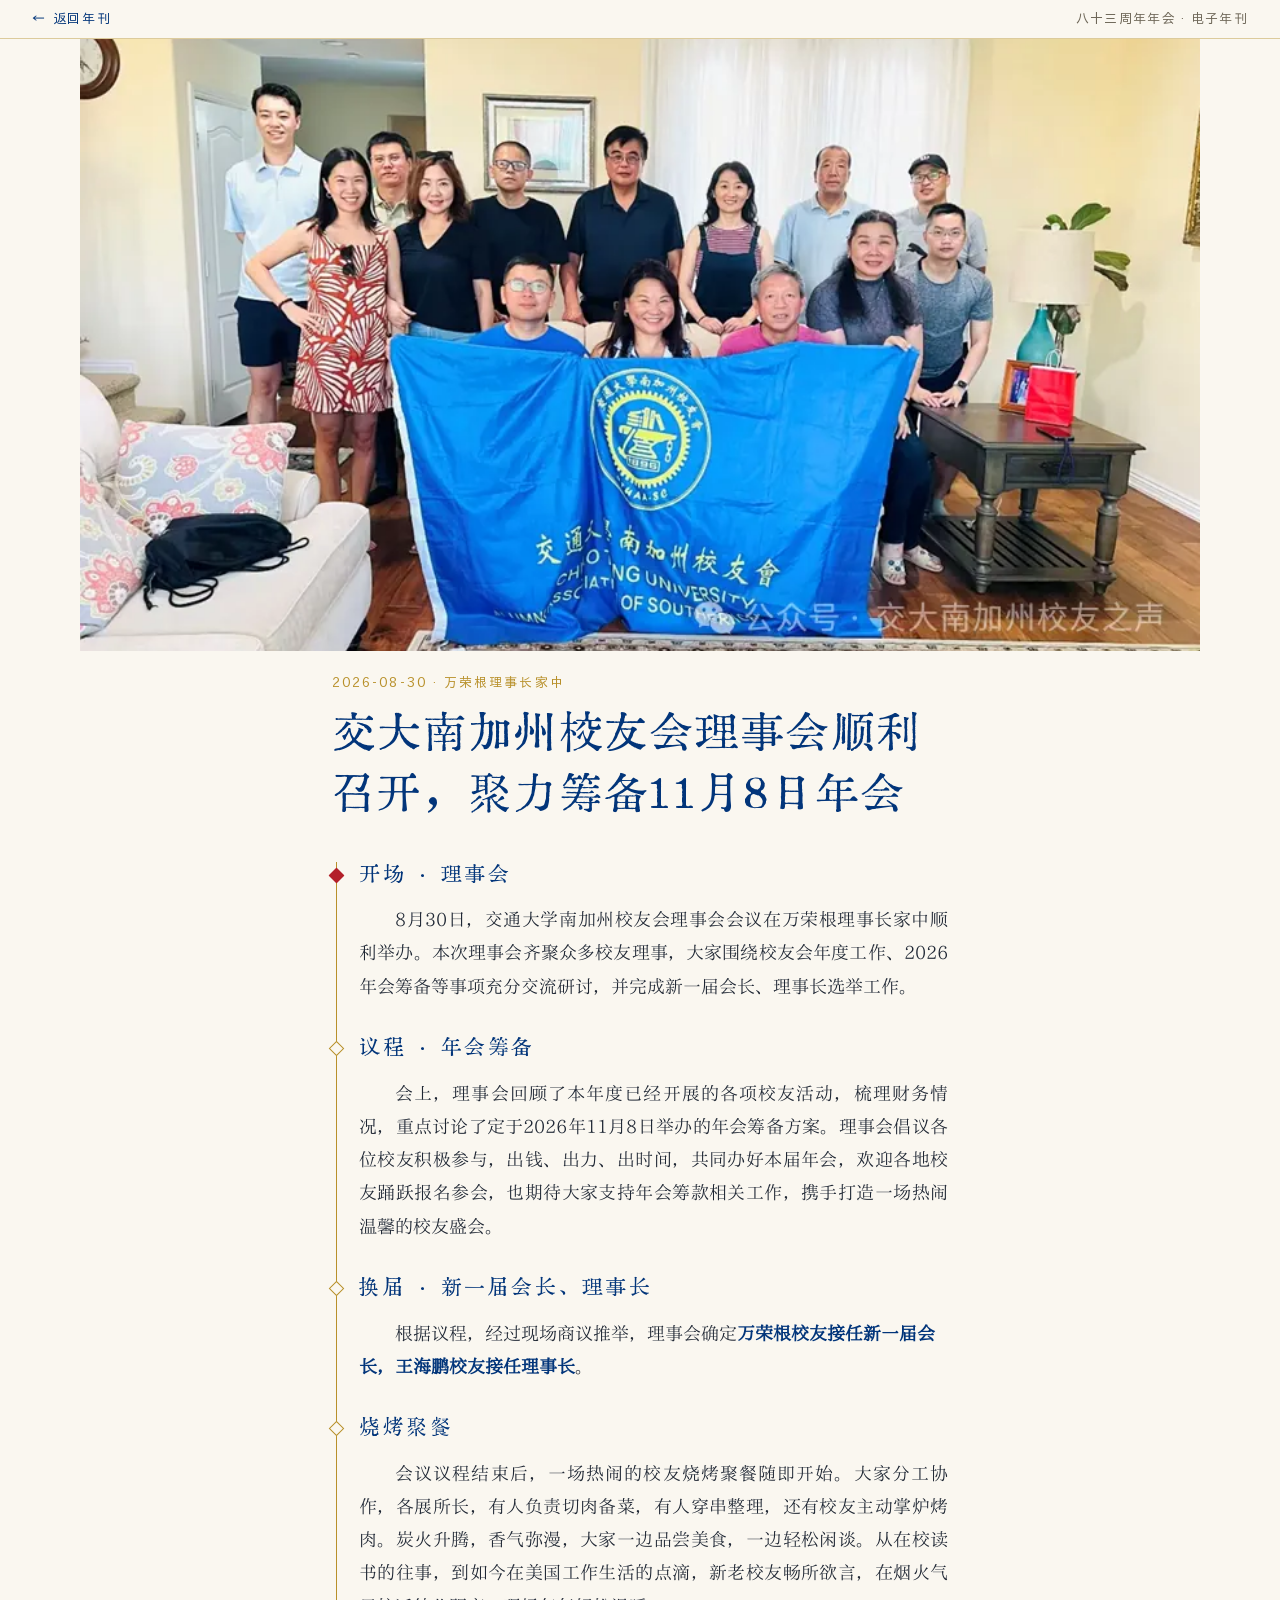
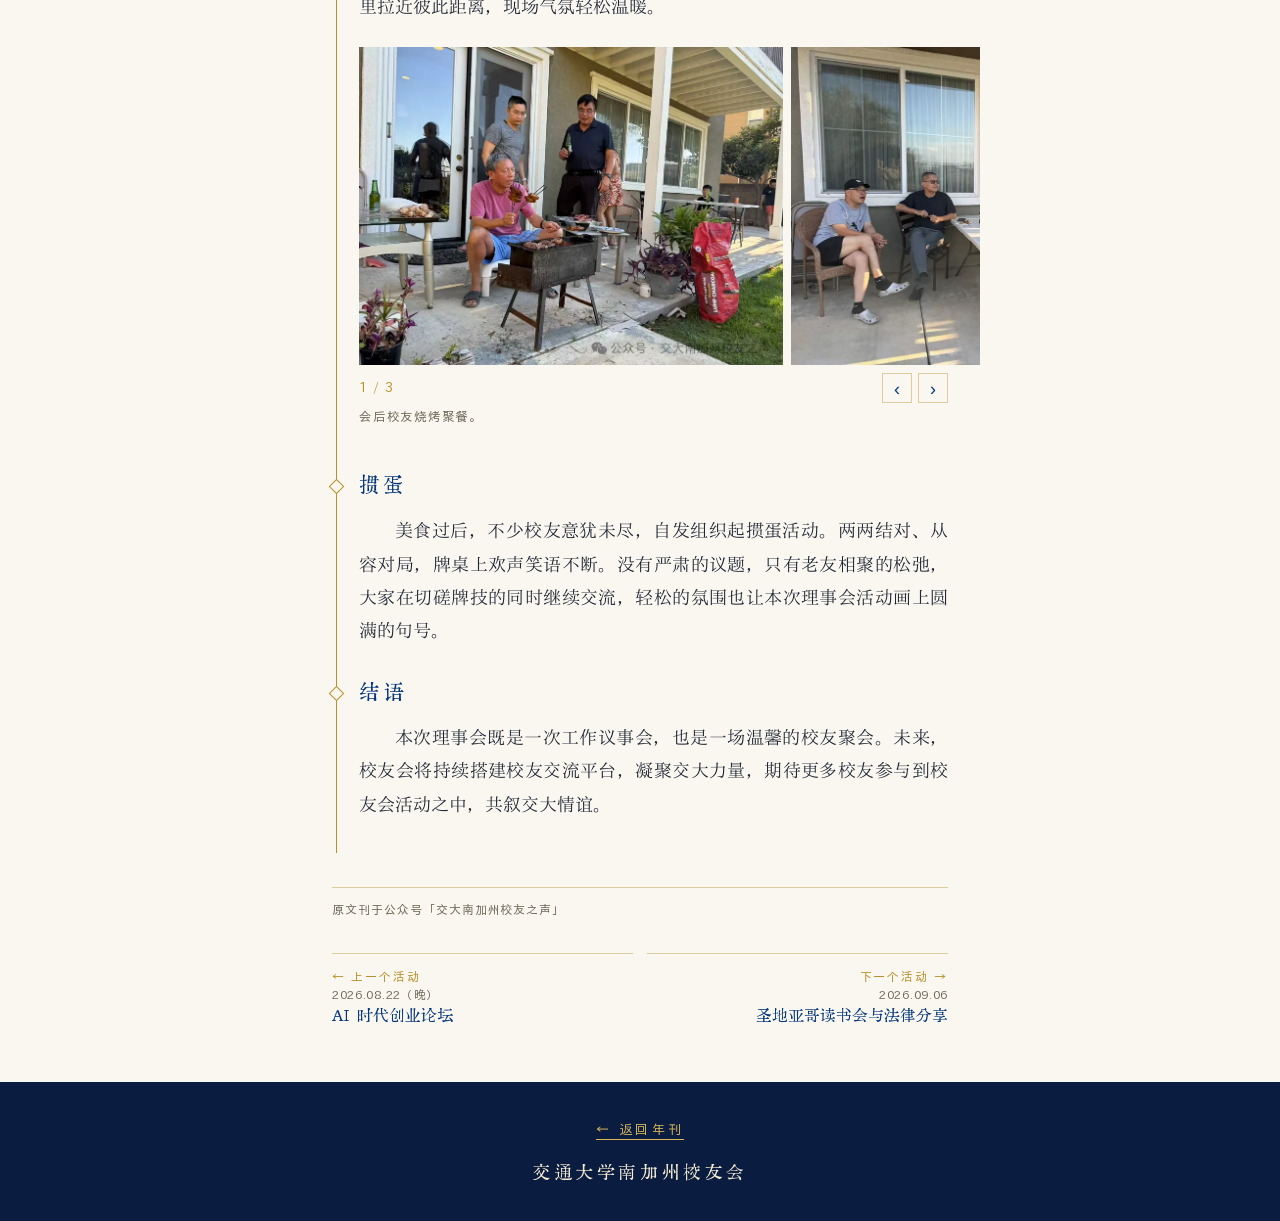
<file: events/lishihui-2026.html>
<!doctype html>
<html lang="zh-CN">
<head>
<meta charset="utf-8">
<meta name="viewport" content="width=device-width,initial-scale=1,viewport-fit=cover">
<title>交大南加州校友会理事会顺利召开，聚力筹备11月8日年会 · 交通大学南加州校友会</title>
<meta name="description" content="2026-08-30 · 万荣根理事长家中">
<meta name="theme-color" content="#0A1C3F">
<link rel="stylesheet" href="../assets/fonts.css" media="print" onload="this.media='all'"><noscript><link rel="stylesheet" href="../assets/fonts.css"></noscript>
<style>
/* 电子年刊 · 网页版（手机优先）
   颜色、字体照「设计规范.md」：海军蓝主色、金色细线点缀、中国红只做印章。
   不用圆角卡片、阴影、渐变按钮；章节靠大标题、留白和细金线分隔。 */
:root{
  --navy:#02357A; --deep:#0A1C3F; --ink:#1E2633; --muted:#6E6758;
  --gold:#B8902A; --gold-l:#D9B85C; --gold-line:#DCCB9C; --paper:#FAF7F0; --sheet:#FFFDF8;
  --red:#B3202A;
  --f-display:"Display","Songti SC","Noto Serif SC",serif;
  --f-text:"ZhiSong","Songti SC","Noto Serif SC",serif;
  --f-ui:"XiHei","PingFang SC","Noto Sans SC",sans-serif;
  --f-brush:"Brush","Display",serif;
  --gut:20px; --col:680px;
}
*{box-sizing:border-box}
html{-webkit-text-size-adjust:100%;scroll-behavior:smooth;scroll-padding-top:12px}
body{margin:0;background:var(--paper);color:var(--ink);font:17px/1.85 var(--f-text);-webkit-font-smoothing:antialiased}
img{max-width:100%;display:block}
a{color:var(--navy);text-decoration-color:var(--gold-line);text-underline-offset:3px}
h1,h2,h3,h4,p,figure,blockquote,ol,ul,dl,dd{margin:0}
ol,ul{padding:0;list-style:none}
main{overflow:hidden}

/* ── 章节通用 ── */
.sec,.ads{max-width:var(--col);margin:0 auto;padding:72px var(--gut) 24px}
.ch{margin-bottom:40px}
.ch-kicker{font:13px/1.4 var(--f-ui);letter-spacing:.32em;color:var(--gold);margin-bottom:10px}
.ch-title{font:400 46px/1.15 var(--f-display);color:var(--navy);letter-spacing:.06em;display:flex;align-items:center;gap:14px}
.ch-sub{margin-top:14px;padding-top:12px;border-top:1px solid var(--gold-line);font:13px/1.7 var(--f-ui);letter-spacing:.12em;color:var(--muted);display:flex;flex-wrap:wrap;column-gap:1.4em}
.seal{display:inline-flex;align-items:center;justify-content:center;width:34px;height:34px;background:var(--red);color:#FFF6E8;font:400 19px/1 var(--f-display);border-radius:3px;transform:rotate(-4deg)}

/* ── 目录 ── */
.toc-btn{position:fixed;top:max(12px,env(safe-area-inset-top));right:12px;z-index:20;border:1px solid var(--gold);background:var(--deep);color:#F2E3B8;font:14px/1 var(--f-ui);letter-spacing:.3em;padding:10px 10px 10px 14px;cursor:pointer;opacity:0;pointer-events:none;transition:opacity .25s}
.toc-btn.show{opacity:1;pointer-events:auto}
.toc{position:fixed;inset:0;z-index:30;background:var(--deep);color:#F4EBD3;overflow:auto}
.toc-in{max-width:var(--col);margin:0 auto;padding:64px 28px 40px}
.toc-h{display:flex;flex-direction:column;gap:4px;font:13px/1.6 var(--f-ui);letter-spacing:.24em;color:var(--gold-l);padding-bottom:18px;border-bottom:1px solid rgba(217,184,92,.4);margin-bottom:12px}
.toc li a{display:flex;align-items:baseline;gap:18px;padding:13px 0;color:#F6EEDA;text-decoration:none;font:400 26px/1.3 var(--f-display);letter-spacing:.08em;border-bottom:1px solid rgba(217,184,92,.16)}
.toc li a i{font:13px/1 var(--f-ui);font-style:normal;color:var(--gold-l);letter-spacing:.1em;width:22px}
.toc-close{margin-top:28px;background:none;border:1px solid rgba(217,184,92,.6);color:var(--gold-l);font:14px/1 var(--f-ui);letter-spacing:.3em;padding:12px 16px 12px 20px;cursor:pointer}
body.toc-open{overflow:hidden}

/* ── 封面 ── */
.cover{position:relative;min-height:100vh;min-height:100svh;color:#fff;display:flex;flex-direction:column;overflow:hidden;background:#021A44}
.cv-bg{position:absolute;inset:0;background-size:cover;background-position:center 78%}
.cv-bg::after{content:"";position:absolute;inset:0;background:linear-gradient(180deg,rgba(2,22,60,.55) 0%,rgba(2,22,60,.08) 38%,rgba(2,22,60,.25) 70%,rgba(2,18,48,.78) 100%)}
.cv-top,.cv-main,.cv-foot{position:relative;z-index:1}
.cv-top{display:flex;align-items:center;justify-content:space-between;gap:16px;padding:max(22px,env(safe-area-inset-top)) var(--gut) 0}
.cv-emblem{width:64px}
.cv-schools{width:min(58vw,300px)}
.cv-main{flex:1;display:flex;flex-direction:column;justify-content:center;padding:30px var(--gut) 10px}
.cv-year{font:400 22px/1 var(--f-display);letter-spacing:.3em;color:var(--gold-l)}
.cv-title{margin-top:12px;white-space:nowrap;font:400 clamp(36px,10.6vw,84px)/1.08 var(--f-display);letter-spacing:.06em;background:linear-gradient(180deg,#FFF4C8,#F2D47C 40%,#C8982C 78%,#F6E0A0);-webkit-background-clip:text;background-clip:text;color:transparent;filter:drop-shadow(0 2px 4px rgba(0,10,40,.45))}
.cv-org{margin-top:16px;font:15px/1.6 var(--f-ui);letter-spacing:.42em;color:#E9EEF7}
.cv-130{margin-top:34px;width:min(62vw,300px)}
.cv-130 svg{display:block;width:100%;height:auto}
.cv-years{display:flex;align-items:center;gap:12px;margin-top:6px;font:400 17px/1 var(--f-display);color:var(--gold-l);letter-spacing:.14em}
.cv-years i{flex:1;max-width:80px;border-top:1px solid var(--gold-l)}
.cv-couplet{margin-top:34px;font:400 clamp(24px,7vw,40px)/1.5 var(--f-brush);color:#F6DE9A;letter-spacing:.12em;text-shadow:0 2px 6px rgba(0,20,60,.5)}
.cv-couplet div:nth-child(2){padding-left:2em}
.cv-foot{padding:18px var(--gut) max(22px,env(safe-area-inset-bottom));font:13px/1.7 var(--f-ui);letter-spacing:.14em;color:#DCE4F2}
.cv-down{display:inline-block;margin-top:14px;color:var(--gold-l);text-decoration:none;letter-spacing:.4em;border-bottom:1px solid var(--gold-l);padding-bottom:4px}

/* ── 贺信 ── */
.letter{background:var(--sheet);border:1px solid #E8DFC9;padding:28px 22px 26px;margin:0 calc(var(--gut) * -0.4) 40px}
.lt-head{margin:-6px 0 22px;padding-bottom:16px;border-bottom:1px solid #EFE6D2}
.lt-head img{max-height:84px;width:auto;margin:0 auto}
.lt-from{font:400 26px/1.35 var(--f-display);color:var(--navy);letter-spacing:.06em;margin-bottom:18px}
.lt-from span{display:block;margin-top:4px;font:14px/1.5 var(--f-ui);letter-spacing:.2em;color:var(--muted)}
.lt-body p{text-indent:2em;margin-bottom:.9em;text-align:justify}
.lt-body p.lt-greet{text-indent:0;font-weight:600}
.letter.trad .lt-body p{letter-spacing:.01em}
.lt-sign{position:relative;display:flex;justify-content:flex-end;margin-top:26px;padding:10px 0 6px}
.lt-sign-t{position:relative;z-index:1;text-align:right;font:15px/1.9 var(--f-text);color:var(--ink)}
.lt-seal{position:absolute;z-index:2;right:6px;top:50%;transform:translateY(-50%);width:112px;pointer-events:none}
.trad .lt-sign{padding-bottom:14px}
.trad .lt-seal{width:124px;right:auto;left:6%;top:auto;bottom:-4px;transform:none}
.lt-origs{display:flex;align-items:flex-end;flex-wrap:wrap;gap:12px 22px;margin-top:22px;padding-top:16px;border-top:1px solid #EFE6D2}
.lt-orig{display:flex;align-items:flex-end;gap:12px;text-decoration:none;color:var(--gold)}
.lt-thumb{width:58px;height:auto;border:1px solid #E3D8BF}
.lt-orig span,.lt-pdf{font:13px/1 var(--f-ui);letter-spacing:.24em;color:var(--gold);border-bottom:1px solid var(--gold-line);padding-bottom:4px;text-decoration:none}
/* 原件查看层 */
.viewer{position:fixed;inset:0;z-index:40;background:#0B1424;display:flex;flex-direction:column}
.viewer[hidden]{display:none}
.vw-bar{display:flex;align-items:center;gap:16px;padding:max(12px,env(safe-area-inset-top)) 14px 12px;color:#E9DFC4;font:13px/1.4 var(--f-ui);letter-spacing:.1em;border-bottom:1px solid rgba(217,184,92,.3)}
.vw-title{flex:1;min-width:0;overflow:hidden;text-overflow:ellipsis;white-space:nowrap}
.vw-dl{color:var(--gold-l);text-decoration:none;letter-spacing:.2em}
.vw-close{background:none;border:1px solid rgba(217,184,92,.6);color:var(--gold-l);font:13px/1 var(--f-ui);letter-spacing:.3em;padding:9px 10px 9px 14px;cursor:pointer}
.vw-scroll{flex:1;overflow:auto;-webkit-overflow-scrolling:touch;padding:14px 10px max(24px,env(safe-area-inset-bottom))}
.vw-scroll img{width:100%;max-width:900px;margin:0 auto;background:#fff;cursor:zoom-in}
.vw-scroll img.zoom{width:auto;max-width:none;cursor:zoom-out}

/* ── 校友来稿 ── */
.essay{padding-top:8px;margin-bottom:64px}
.essay + .essay{padding-top:40px;border-top:1px solid var(--gold-line)}
.es-title .nb{display:inline-block}
.es-no{font:400 15px/1 var(--f-display);color:var(--gold);letter-spacing:.1em}
.es-title{margin-top:10px;font:400 30px/1.4 var(--f-display);color:var(--navy);letter-spacing:.04em}
.es-by{margin:16px 0 28px;display:flex;align-items:center;gap:14px}
.es-av{width:56px;height:56px;border-radius:50%;object-fit:cover;flex:none;border:1px solid var(--gold-line)}
.es-by-t{display:flex;flex-direction:column;gap:1px}
.es-by b{font:400 18px/1.45 var(--f-display);color:var(--ink);letter-spacing:.12em;margin-bottom:2px}
.es-by span{font:13px/1.55 var(--f-ui);color:var(--muted);letter-spacing:.06em}
.es-by span.l2{color:var(--gold)}
.es-body p{text-indent:2em;margin-bottom:.85em;text-align:justify}
.es-fig{margin:26px calc(var(--gut) * -1) 28px}
.es-fig img{width:100%;height:auto}
.es-fig.tall{margin-left:0;margin-right:0}
.es-fig.tall img{width:auto;max-width:100%;max-height:78vh;margin:0 auto}
.es-fig figcaption{margin-top:8px;padding:0 var(--gut);font:12.5px/1.5 var(--f-ui);color:var(--muted);letter-spacing:.06em}
.es-fig.tall figcaption{padding:0;text-align:center}
@media (min-width:760px){.es-fig{margin-left:-40px;margin-right:-40px}.es-fig figcaption{padding:0 40px}.es-fig.tall{margin-left:0;margin-right:0}}

/* ── 致辞 ── */
.sp{margin-bottom:56px}
.sp-who{display:grid;grid-template-columns:42% 1fr;gap:18px;align-items:end;margin-bottom:22px}
.sp-photo{width:100%;aspect-ratio:4/5;object-fit:cover}
.sp-who figcaption{display:flex;flex-direction:column;gap:4px;padding-bottom:4px}
.sp-role{font:13px/1.4 var(--f-ui);letter-spacing:.32em;color:var(--gold)}
.sp-name{font:400 34px/1.2 var(--f-display);color:var(--navy);letter-spacing:.1em}
.sp-bio{font:12.5px/1.6 var(--f-ui);color:var(--muted)}
.sp-quote{font:400 21px/1.6 var(--f-display);color:var(--navy);padding:4px 0 18px;margin-bottom:18px;border-bottom:1px solid var(--gold-line)}
.sp-text p{text-indent:2em;margin-bottom:.8em;text-align:justify}
.sp-2 .sp-who{grid-template-columns:1fr 42%}
.sp-2 .sp-who .sp-photo{order:2}
.sp-2 .sp-who figcaption{text-align:right}
.sky{margin-top:24px;text-align:center;color:var(--gold)}
.sky-t{font:400 20px/1.2 var(--f-display);letter-spacing:.6em;text-indent:.6em;color:var(--navy);margin-bottom:14px}
.sky-art svg{display:block;width:100%;height:auto}
.sky-s{margin-top:10px;font:11px/1.6 var(--f-ui);letter-spacing:.2em;color:var(--muted)}

/* ── 节目单 ── */
.pg-sec{margin-bottom:30px}
.pg-h{display:flex;align-items:center;gap:12px;font:400 23px/1.3 var(--f-display);color:var(--navy);letter-spacing:.1em;margin-bottom:6px}
.pg-num{width:30px;height:30px;display:inline-flex;align-items:center;justify-content:center;border:1px solid var(--gold);color:var(--gold);font:400 16px/1 var(--f-display)}
.pg-list li{display:grid;grid-template-columns:62px 1fr;gap:12px;padding:11px 0;border-bottom:1px solid #ECE3CF}
.pg-list time{font:14px/1.9 var(--f-ui);color:var(--gold);letter-spacing:.04em}
.pg-item{display:block;line-height:1.6}
.pg-who{display:block;margin-top:2px;font:13px/1.5 var(--f-ui);color:var(--muted)}

/* ── 奖品 ── */
.pz-tier{margin-bottom:38px}
.pz-h{display:flex;align-items:baseline;justify-content:space-between;font:400 26px/1.3 var(--f-display);color:var(--navy);letter-spacing:.14em;padding-bottom:8px;border-bottom:1px solid var(--gold-line);margin-bottom:18px}
.pz-h em{font:13px/1 var(--f-ui);font-style:normal;color:var(--gold);letter-spacing:.2em}
.pz-items{display:grid;grid-template-columns:1fr 1fr;gap:26px 18px}
.pz-items.n1{grid-template-columns:1fr}
.pz-items.n1 .pz.cut .pz-pic{aspect-ratio:auto;max-width:62%;margin:0 auto}
.pz-items.n1 .pz.cut figcaption{text-align:center}
.pz-1 .pz-items .pz-pic{aspect-ratio:16/9}
.pz-pic{aspect-ratio:1/1;display:flex;align-items:center;justify-content:center}
.pz.cut .pz-pic img{max-height:100%;width:auto;object-fit:contain}
.pz.photo .pz-pic img{width:100%;height:100%;object-fit:cover}
.pz figcaption{margin-top:10px;display:flex;flex-direction:column}
.pz figcaption b{font-weight:400;font-size:16px;line-height:1.5;color:var(--ink)}
.pz figcaption span{font:12.5px/1.5 var(--f-ui);color:var(--muted)}
.pz figcaption em{font:13px/1.6 var(--f-ui);font-style:normal;color:var(--gold);letter-spacing:.1em}

/* ── 年度回顾 ── */
.rv-lead{margin:0 calc(var(--gut) * -1) 36px}
.rv-hero{position:relative}
.rv-hero img{width:100%;aspect-ratio:4/3;object-fit:cover}
.rv-badge{position:absolute;left:var(--gut);bottom:-18px;background:var(--deep);color:#F4EBD3;padding:12px 16px;display:flex;flex-direction:column;gap:2px;max-width:82%}
.rv-badge span{font:13px/1.5 var(--f-ui);letter-spacing:.06em}
.rv-badge b{font:400 22px/1.3 var(--f-display);color:var(--gold-l);letter-spacing:.12em}
.rv-lead-t{padding:22px var(--gut) 0}
.rv-赛场 .rv-lead-t{padding-top:36px}
.rv-kick{font:13px/1.4 var(--f-ui);letter-spacing:.32em;color:var(--red);margin-bottom:6px}
.rv-when{font:13px/1.6 var(--f-ui);letter-spacing:.1em;color:var(--gold)}
.rv-lead-t h3{font:400 28px/1.35 var(--f-display);color:var(--navy);margin:6px 0 10px}
.rv-lead-t blockquote{font:400 19px/1.6 var(--f-display);color:var(--navy);margin-bottom:10px}
.rv-lead-t p{text-align:justify}
.rv-items{display:flex;flex-direction:column;gap:34px}
.rv-item figure{position:relative;margin-bottom:12px}
.rv-item figure img{width:100%;aspect-ratio:3/2;object-fit:cover}
.rv-item.sq figure img{aspect-ratio:auto;max-width:440px}
.rv-res{position:absolute;right:0;bottom:0;background:var(--red);color:#FFF4E2;font:400 15px/1 var(--f-display);letter-spacing:.12em;padding:9px 12px}
.rv-date{display:flex;align-items:baseline;gap:8px;margin-bottom:2px}
.rv-date b{font:400 20px/1.2 var(--f-display);color:var(--gold)}
.rv-date span{font:12px/1 var(--f-ui);color:var(--muted);letter-spacing:.1em}
.rv-item h3{font:400 22px/1.4 var(--f-display);color:var(--navy);margin-bottom:6px}
.rv-item p{text-align:justify}
/* 杂志：两条小新闻左右交错（宽屏） */
.rv-year{margin-top:44px;padding-top:18px;border-top:1px solid var(--gold-line)}
.rv-year-h{font:400 22px/1.3 var(--f-display);color:var(--navy);letter-spacing:.2em;margin-bottom:16px}
.rv-year ol{position:relative;padding-left:22px}
.rv-year ol::before{content:"";position:absolute;left:5px;top:8px;bottom:8px;border-left:1px solid var(--gold)}
.rv-year li{position:relative;display:grid;grid-template-columns:86px 1fr;align-items:baseline;padding:7px 0}
.rv-year li::before{content:"";position:absolute;left:-21px;top:16px;width:9px;height:9px;border:1px solid var(--gold);background:var(--paper);transform:rotate(45deg)}
.rv-year li.hi::before,.rv-year li.end::before{background:var(--red);border-color:var(--red)}
.rv-year time{font:11px/1 var(--f-ui);color:var(--muted);letter-spacing:.06em}
.rv-year time b{font:400 17px/1 var(--f-display);color:var(--gold);margin-left:6px}
.rv-year li.end span{color:var(--red)}

/* ── 历任会长 ── */
.pr-origin{display:grid;grid-template-columns:auto 1fr;gap:18px;align-items:center;padding:18px 0;border-top:1px solid var(--gold-line);border-bottom:1px solid var(--gold-line);margin-bottom:34px}
.pr-o-year{font:400 44px/1 var(--f-display);color:var(--gold)}
.pr-o-names{display:flex;flex-wrap:wrap;gap:4px 14px;font:400 19px/1.4 var(--f-display);color:var(--navy);letter-spacing:.1em}
.pr-origin p{font:13px/1.6 var(--f-ui);color:var(--muted);margin-top:4px}
.pr-band{margin-bottom:34px}
.pr-band-h{font:400 22px/1.2 var(--f-display);color:var(--gold);letter-spacing:.12em;margin-bottom:14px}
.pr-grid{display:grid;grid-template-columns:repeat(3,minmax(0,1fr));gap:18px 12px}
.pr-p img{width:100%;aspect-ratio:4/5;object-fit:cover;background:#E9E3D6}
.pr-p figcaption,.pr-text li{display:flex;flex-direction:column;margin-top:8px}
.pr-p b,.pr-text b{font:400 18px/1.3 var(--f-display);color:var(--navy);letter-spacing:.06em}
.pr-p span,.pr-text span{font:11.5px/1.5 var(--f-ui);color:var(--muted)}
.pr-p em,.pr-text em{font:11.5px/1.5 var(--f-ui);font-style:normal;color:var(--gold)}
.pr-text{display:grid;grid-template-columns:repeat(2,minmax(0,1fr));gap:4px 18px;margin-top:16px}
.pr-text li{padding:8px 0;border-top:1px solid #ECE3CF}

/* ── 团队 ── */
.team h3{font:400 24px/1.3 var(--f-display);color:var(--navy);letter-spacing:.16em;margin-bottom:12px}
.team h4{font:13px/1.4 var(--f-ui);letter-spacing:.32em;color:var(--gold);margin:22px 0 8px}
.tg-hon{padding-bottom:28px;margin-bottom:30px;border-bottom:1px solid var(--gold-line)}
.tg-note{font:13px/1.5 var(--f-ui);color:var(--muted);margin:-6px 0 14px;letter-spacing:.06em}
.tg-hon ul{display:grid;grid-template-columns:repeat(4,minmax(0,1fr));gap:10px 8px}
.tg-hon li{font:400 18px/1.4 var(--f-display);color:var(--ink);letter-spacing:.06em}
.tg-exec{display:grid;grid-template-columns:1fr 1fr;gap:14px 16px}
.tg-exec div{border-top:1px solid #ECE3CF;padding-top:8px}
.tg-exec dt{font:12px/1.5 var(--f-ui);letter-spacing:.2em;color:var(--gold)}
.tg-exec dd{font:400 21px/1.4 var(--f-display);color:var(--navy)}
.tg-names{display:grid;grid-template-columns:repeat(3,minmax(0,1fr));gap:10px 12px}
.tg-names li{display:flex;flex-direction:column}
.tg-names b{font:400 18px/1.4 var(--f-display);color:var(--ink)}
.tg-names span{font:12px/1.4 var(--f-ui);color:var(--muted)}
.tg-clubs{margin-top:36px}
.tg-clubs dl div{display:grid;grid-template-columns:96px 1fr;gap:12px;padding:12px 0;border-top:1px solid #ECE3CF}
.tg-clubs dt{font:400 17px/1.5 var(--f-display);color:var(--navy)}
.tg-clubs dd b{display:block;font-weight:400}
.tg-clubs dd span{display:block;font:13px/1.6 var(--f-ui);color:var(--muted)}

/* ── 赞助商广告 ── */
.ads{padding-top:56px}
.ads-label{font:12px/1 var(--f-ui);letter-spacing:.4em;color:var(--muted);margin-bottom:6px}
.ad{position:relative;padding:28px 0 30px;border-top:1px solid var(--gold-line)}
.ad + .ad{margin-top:0}
.ad-head{display:flex;align-items:flex-start;justify-content:space-between;gap:16px}
.ad-logo{height:auto;max-width:min(100%,280px)}
.ad-logo.center{margin:0 auto}
.ad-logo.sm{max-width:180px}
.ad-badge{display:flex;flex-direction:column;align-items:flex-end;font:12px/1.4 var(--f-ui);color:var(--muted)}
.ad-badge b{font:400 16px/1.3 var(--f-display);color:var(--navy)}
.ad-name{margin-top:14px;font:400 23px/1.4 var(--f-display);color:var(--navy);letter-spacing:.04em}
.ad-name span{margin-left:.6em;font:14px/1 var(--f-ui);color:var(--muted)}
.ad-subname{margin-top:4px;font:14px/1.5 var(--f-ui);letter-spacing:.14em;color:var(--gold)}
.ad-en{margin-top:8px;font:12px/1.5 var(--f-ui);letter-spacing:.16em;text-transform:uppercase;color:var(--navy)}
.ad-hero{margin:22px 0 6px}
.ad-hero div{font:400 clamp(25px,7.2vw,34px)/1.45 var(--f-display);color:var(--navy);letter-spacing:.03em}
.ad-hero span{display:block;margin-top:10px;font:13px/1.4 var(--f-ui);letter-spacing:.32em;color:var(--gold)}
.ad-tag{margin-top:12px;color:var(--gold);font-size:15.5px;line-height:1.6}
.ad-tag.big{font:400 22px/1.5 var(--f-display);color:var(--navy)}
.ad-desc{margin-top:12px;text-align:justify}
.ad-person{display:grid;grid-template-columns:96px 1fr;gap:16px;align-items:center;margin-top:18px}
.ad-person img{width:96px;height:96px;border-radius:50%;object-fit:cover}
.ad-person b{display:block;font:400 20px/1.4 var(--f-display);color:var(--navy)}
.ad-person em{display:block;font:13px/1.5 var(--f-ui);font-style:normal;color:var(--gold)}
.ad-person span{display:block;font-size:14.5px;line-height:1.6}
.ad-cut{display:block;width:auto;max-width:62%;max-height:min(52vh,440px);object-fit:contain;margin:16px 0 0 auto}   /* 10-31 竖长图（DMG 喷淋）在电脑上会撑满屏幕：限高 */
.ad-stats{display:flex;margin-top:18px;border-top:1px solid #ECE3CF;border-bottom:1px solid #ECE3CF}
.ad-stats div{flex:1;padding:12px 8px}
.ad-stats div + div{border-left:1px solid #ECE3CF}
.ad-stats b{display:block;font:400 22px/1.2 var(--f-display);color:var(--navy)}
.ad-stats span{font:12px/1.4 var(--f-ui);color:var(--muted)}
.ad-tiles{margin-top:16px;counter-reset:t}
.ad-tiles li{display:grid;grid-template-columns:30px 1fr;padding:8px 0;border-top:1px solid #ECE3CF;counter-increment:t}
.ad-tiles li::before{content:counter(t,decimal-leading-zero);font:12px/1.9 var(--f-ui);color:var(--gold)}
.ad-tiles li b{font-weight:400}
.ad-tiles li span{grid-column:2;font:13px/1.5 var(--f-ui);color:var(--muted)}
.ad-cols{display:grid;grid-template-columns:repeat(auto-fit,minmax(130px,1fr));gap:12px;margin-top:16px}
.ad-cols b{display:block;font:13px/1.6 var(--f-ui);letter-spacing:.2em;color:var(--gold)}
.ad-cols span{display:block;font-size:15px;line-height:1.6}
.ad-kv{margin-top:16px}
.ad-kv div{display:grid;grid-template-columns:5.6em 1fr;gap:12px;padding:8px 0;border-top:1px solid #ECE3CF}
.ad-kv dt{font:13px/1.95 var(--f-ui);letter-spacing:.12em;color:var(--gold)}
.ad-kv dd{font-size:15.5px;line-height:1.7}
.ad-list-h{margin-top:18px;font:13px/1.4 var(--f-ui);letter-spacing:.24em;color:var(--gold)}
.ad-list{margin-top:8px}
.ad-list li{position:relative;padding:5px 0 5px 16px;font-size:15.5px;line-height:1.6}
.ad-list li::before{content:"";position:absolute;left:0;top:15px;width:6px;height:6px;border:1px solid var(--gold);transform:rotate(45deg)}
.ad-list.two{display:grid;grid-template-columns:1fr 1fr;column-gap:16px}
.ad-chips{display:flex;flex-wrap:wrap;gap:6px 18px;margin-top:12px;font:14px/1.6 var(--f-ui);color:var(--navy);letter-spacing:.06em}
.ad-steps{margin-top:16px}
.ad-steps li{display:grid;grid-template-columns:34px 1fr;gap:10px;padding:8px 0;border-top:1px solid #ECE3CF}
.ad-steps i{font:400 20px/1.3 var(--f-display);font-style:normal;color:var(--gold)}
.ad-steps b{display:block;font-weight:400;color:var(--navy)}
.ad-steps span{font:13.5px/1.6 var(--f-ui);color:var(--muted)}
.ad-more{color:var(--muted);font-size:15px}
.ad-close{margin-top:14px;font:400 19px/1.6 var(--f-display);color:var(--navy)}
.ad-imgs{display:grid;gap:8px;margin-top:18px}
.ad-imgs.n2{grid-template-columns:1fr 1fr}
.ad-imgs.n3{grid-template-columns:repeat(3,1fr)}
.ad-imgs img{width:100%;aspect-ratio:3/2;object-fit:cover}
.ad-imgs.n1 img{aspect-ratio:16/10}
.ad-imgs.whole img{object-fit:contain;background:#fff;aspect-ratio:1/1}
.ad-imgs figcaption{margin-top:6px;font:12px/1.5 var(--f-ui);color:var(--muted)}
.ad-sign{margin-top:14px;text-align:right;font:15px/1.6 var(--f-text)}
.ad-call{margin-top:18px;font:400 26px/1.3 var(--f-ui);letter-spacing:.02em}
.ad-call a{text-decoration:none;color:var(--navy)}
.ad-call i{display:block;font:12px/1.6 var(--f-ui);font-style:normal;letter-spacing:.2em;color:var(--gold)}
.ad-call span{display:block;font:14px/1.6 var(--f-text);color:var(--muted)}
.ad-contact{margin-top:10px;font:14px/1.7 var(--f-ui);color:var(--muted)}
.ad-contact a{color:var(--navy)}
.ad-links{display:flex;flex-wrap:wrap;gap:10px 22px;margin-top:16px}
.ad-web{font:14px/1.4 var(--f-ui);letter-spacing:.06em;color:var(--navy);text-decoration:none;border-bottom:1px solid var(--gold);padding-bottom:3px}
.ad-web::after{content:" ↗";color:var(--gold)}
.ad-offices{display:grid;gap:12px;margin-top:18px;font:14px/1.6 var(--f-ui);color:var(--muted)}
.ad-offices b{display:block;color:var(--navy);font-weight:400}
/* 贺词（总会） */
.ad-wish{text-align:center;padding-top:34px}
.wish{margin-top:18px;color:var(--navy);font-family:var(--f-display);letter-spacing:.1em}
.wish .w-小{font-size:16px;color:var(--gold)}
.wish .w-中{font-size:19px;line-height:1.8}
.wish .w-大{font-size:30px;line-height:1.45}
.wish-motto{margin-top:16px;font:13px/1 var(--f-ui);letter-spacing:.4em;color:var(--gold)}
.wish-sign{margin-top:18px;font:15px/1.6 var(--f-text)}
.wish-sign span{display:block;font:11px/1.6 var(--f-ui);color:var(--muted);letter-spacing:.06em}
/* 校友名字 */
.ad-kick{font:13px/1.4 var(--f-ui);letter-spacing:.3em;color:var(--gold)}
.names{display:flex;flex-wrap:wrap;align-items:center;gap:18px 34px;margin:18px 0 10px}
.names img{height:44px;width:auto}
.ad-thanks{font:14px/1.6 var(--f-ui);color:var(--muted);letter-spacing:.1em}
/* 分会专页 */
.ad-big{font:400 32px/1.3 var(--f-display);color:var(--navy);letter-spacing:.08em;margin-top:6px}
.ad-chief{display:grid;grid-template-columns:38% 1fr;gap:16px;margin-top:18px;align-items:start}
.ad-chief img{width:100%;aspect-ratio:4/5;object-fit:cover}
.ad-chief b{display:block;font:400 24px/1.3 var(--f-display);color:var(--navy);margin-top:4px}
.ad-chief em{display:block;font:13px/1.5 var(--f-ui);font-style:normal;color:var(--muted)}
.ad-chief p{margin-top:8px;font-size:14.5px;line-height:1.7}
.ad-sub-h{margin-top:22px;font:400 20px/1.3 var(--f-display);color:var(--navy);letter-spacing:.14em}
/* 整页广告 / 封底 */
.fp-hero,.bk-hero{width:calc(100% + 2 * var(--gut));max-width:none;margin:14px calc(var(--gut) * -1) 0;aspect-ratio:16/10;object-fit:cover}
.bk-open{margin-top:12px;font:13px/1.4 var(--f-ui);letter-spacing:.24em;color:var(--red)}
.bk-close{margin-top:12px;font:400 20px/1.6 var(--f-display);color:var(--navy)}
.bk-sis{margin-top:20px}
.bk-sis h3{font:13px/1.4 var(--f-ui);letter-spacing:.3em;color:var(--gold);font-weight:400}
.bk-s-name{display:block;margin-top:12px;font:400 20px/1.4 var(--f-display);color:var(--navy)}
.bk-s-name span{display:block;font:12px/1.4 var(--f-ui);color:var(--muted);letter-spacing:.1em}

/* ── 页脚 ── */
.foot{margin-top:60px;background:var(--deep);color:#DCE4F2;text-align:center;padding:48px var(--gut) max(48px,env(safe-area-inset-bottom));font:13px/1.8 var(--f-ui);letter-spacing:.12em}
.foot-org{font:400 22px/1.4 var(--f-display);color:#F4EBD3;letter-spacing:.2em}
.foot-en{font-size:11px;letter-spacing:.06em;color:#9FB0CC}
.foot-m{margin-top:16px;color:var(--gold-l);letter-spacing:.4em}
.foot-y{color:#9FB0CC}
.foot-top{display:inline-block;margin-top:20px;color:var(--gold-l);text-decoration:none;border-bottom:1px solid var(--gold-l);padding-bottom:3px;letter-spacing:.3em}

/* ── 宽屏（平板、电脑） ── */
@media (min-width:760px){
  :root{--gut:32px}
  body{font-size:18px}
  .sec,.ads{padding-top:96px}
  .ch-title{font-size:60px}
  .cover{min-height:100vh}
  .cv-main{padding-left:8vw}
  .cv-emblem{width:84px}
  .letter{margin:0 0 48px;padding:44px 52px 40px}
  .rv-lead{margin-left:-80px;margin-right:-80px}
  .rv-hero img{aspect-ratio:16/9}
  .rv-lead-t{padding-left:80px;padding-right:80px}
  .rv-items{display:grid;grid-template-columns:1fr 1fr;gap:40px 28px}
  .rv-专题 .rv-items{grid-template-columns:1fr}
  .rv-专题 .rv-item{display:grid;grid-template-columns:1fr 1fr;gap:24px;align-items:start}
  .rv-专题 .rv-item:nth-child(even) figure{order:2}
  .pr-grid{grid-template-columns:repeat(4,minmax(0,1fr))}
  .tg-hon ul{grid-template-columns:repeat(6,minmax(0,1fr))}
  .pz-items{grid-template-columns:repeat(3,1fr)}
  .pz-items.n1{grid-template-columns:1fr}
  .ad-offices{grid-template-columns:repeat(3,1fr)}
  .fp-hero,.bk-hero{width:100%;margin-left:0;margin-right:0}
}
@media (min-width:1100px){
  .rv-lead{margin-left:-160px;margin-right:-160px}
  .rv-lead-t{padding-left:160px;padding-right:160px}
}

/* ══════════ 活动详情页（二级页面） ══════════ */
.ev-bar{position:sticky;top:0;z-index:10;display:flex;justify-content:space-between;align-items:center;gap:12px;padding:max(10px,env(safe-area-inset-top)) var(--gut) 10px;background:rgba(250,247,240,.96);border-bottom:1px solid var(--gold-line);font:13px/1.4 var(--f-ui);letter-spacing:.1em;color:var(--muted)}
.ev-bar a{color:var(--navy);text-decoration:none;letter-spacing:.14em}
.ev-kick{font:13px/1.5 var(--f-ui);letter-spacing:.16em;color:var(--gold)}
.ev-title{margin-top:10px;font:400 30px/1.4 var(--f-display);color:var(--navy);letter-spacing:.03em}
.ev-host{margin-top:10px;font:12.5px/1.6 var(--f-ui);color:var(--muted)}
.ev-lead{margin:22px 0 4px;font-size:18.5px;line-height:1.9;color:var(--ink);text-align:justify}
.ev-p{text-indent:2em;margin:0 0 .9em;text-align:justify}
.ev-p b{font-weight:600;color:var(--navy)}
.ev-src{margin-top:34px;padding-top:12px;border-top:1px solid var(--gold-line);font:12px/1.6 var(--f-ui);color:var(--muted);letter-spacing:.08em}
.ev-pic{display:block;cursor:zoom-in}
.ev-pic img{width:100%;height:auto}
.ev-figs{margin:26px 0 30px;display:grid;gap:6px}
.ev-figs figcaption{margin-top:4px;font:12.5px/1.6 var(--f-ui);color:var(--muted);letter-spacing:.06em}
.ev-figs.n3{grid-template-columns:1fr 1fr}.ev-figs.n3 .ev-pic:first-child{grid-column:1/-1}
.ev-figs.n3 .ev-pic:not(:first-child) img{aspect-ratio:1/1;object-fit:cover}
.ev-figs .ev-pic.tall img{max-height:80vh;width:auto;max-width:100%;margin:0 auto}
.ev-foot{margin-top:40px;background:var(--deep);color:#DCE4F2;text-align:center;padding:36px var(--gut) max(36px,env(safe-area-inset-bottom));font:13px/1.8 var(--f-ui);letter-spacing:.12em}
.ev-foot a{color:var(--gold-l);text-decoration:none;border-bottom:1px solid var(--gold-l);padding-bottom:3px;letter-spacing:.24em}
.ev-foot-org{margin-top:18px;font:400 18px/1.4 var(--f-display);color:#F4EBD3;letter-spacing:.2em}
/* A 图文长卷 */
.evA-hero img{width:100%;aspect-ratio:4/3;object-fit:cover}
.evA-hero-cap{padding:8px var(--gut) 0;font:12.5px/1.6 var(--f-ui);color:var(--muted);letter-spacing:.06em}
.evA{padding-top:28px}
.evA .ev-figs.bleed{margin-left:calc(var(--gut) * -1);margin-right:calc(var(--gut) * -1)}
.evA .ev-figs.bleed figcaption{padding:0 var(--gut)}
/* B 相册 */
.evB-head{padding-top:36px;padding-bottom:10px}
.evB-more{margin-top:14px}
.evB-more summary{display:inline-block;cursor:pointer;list-style:none;font:13px/1 var(--f-ui);letter-spacing:.3em;color:var(--gold);border-bottom:1px solid var(--gold-line);padding-bottom:5px;margin-bottom:16px}
.evB-more summary::-webkit-details-marker{display:none}
.evB-more[open] summary{display:none}
.evB-gal{max-width:980px;margin:0 auto;padding:10px 6px 20px}
.evB-count{padding:0 calc(var(--gut) - 6px) 12px;font:12.5px/1.5 var(--f-ui);color:var(--muted);letter-spacing:.1em}
.evB-grid{display:grid;grid-template-columns:1fr 1fr;gap:6px}
.evB-grid .ev-pic img{aspect-ratio:1/1;object-fit:cover}
.evB-grid .ev-pic.g0{grid-column:1/-1}
.evB-grid .ev-pic.g0 img{aspect-ratio:3/2}
.evB-grid .ev-pic.tall img{max-height:none;width:100%}
/* C 这一天 */
.evC-hero{position:relative;color:#fff}
.evC-hero img{width:100%;height:78vh;height:78svh;object-fit:cover}
.evC-hero::after{content:"";position:absolute;inset:0;background:linear-gradient(180deg,rgba(2,22,60,0) 40%,rgba(2,18,48,.82) 100%)}
.evC-hero-t{position:absolute;z-index:1;left:var(--gut);right:var(--gut);bottom:26px}
.evC-hero .ev-kick{color:var(--gold-l)}
.evC-hero .ev-title{color:#FFF6E2;font-size:28px}
.evC{padding-top:36px}
.evC-ch{position:relative;padding-left:22px;border-left:1px solid var(--gold);margin-left:4px;padding-bottom:16px}
.evC-label{position:relative;margin:0 0 14px;font:400 21px/1.3 var(--f-display);color:var(--navy);letter-spacing:.12em}
.evC-label i{position:absolute;left:-28px;top:8px;width:11px;height:11px;background:var(--paper);border:1px solid var(--gold);transform:rotate(45deg)}
.evC-ch:first-child .evC-label i,.evC-ch:last-child .evC-label i{background:var(--red);border-color:var(--red)}
.evC .ev-figs{margin-right:calc(var(--gut) * -1)}
/* 照片查看层 */
.viewer.gal{background:#05090F}
.gal-stage{position:relative;flex:1;display:flex;align-items:center;justify-content:center;min-height:0;padding:8px}
.gal-stage img{max-width:100%;max-height:100%;object-fit:contain}
.gal-nav{position:absolute;top:50%;transform:translateY(-50%);width:44px;height:64px;border:0;background:rgba(10,20,36,.45);color:#F2E3B8;font:300 34px/1 var(--f-ui);cursor:pointer}
.gal-nav.prev{left:0}.gal-nav.next{right:0}
.gal-cap{padding:10px 16px max(18px,env(safe-area-inset-bottom));min-height:46px;color:#CFC6AE;font:13px/1.6 var(--f-ui);letter-spacing:.06em;text-align:center}
/* 年刊主页里的「阅读全文」 */
.rv-more{display:inline-block;margin-top:12px;font:13px/1 var(--f-ui);letter-spacing:.24em;color:var(--navy);text-decoration:none;border-bottom:1px solid var(--gold);padding-bottom:5px}
.rv-more::after{content:" →";color:var(--gold)}
@media (min-width:760px){
  .ev-title{font-size:40px}
  .evA-hero img{aspect-ratio:21/9}
  .evB-grid{grid-template-columns:repeat(3,1fr)}
  .evB-grid .ev-pic.g0{grid-column:span 2}
  .evC-hero .ev-title{font-size:44px}
}

/* 横滑组图（方向 C） */
.ev-swipe{margin:24px calc(var(--gut) * -1) 30px 0}
.sw-track{display:flex;gap:8px;overflow-x:auto;scroll-snap-type:x mandatory;-webkit-overflow-scrolling:touch;scrollbar-width:none;padding-right:var(--gut)}
.sw-track::-webkit-scrollbar{display:none}
.sw-slide{flex:0 0 86%;scroll-snap-align:start}
.sw-slide .ev-pic img{width:100%;aspect-ratio:4/3;object-fit:cover;max-height:none}
.sw-meta{display:flex;align-items:center;gap:12px;margin-top:8px;padding-right:var(--gut);font:12.5px/1.4 var(--f-ui);color:var(--muted);letter-spacing:.08em}
.sw-n{color:var(--gold);letter-spacing:.12em;min-width:3.2em}
.sw-hint{flex:1}
.ev-swipe.moved .sw-hint{visibility:hidden}
.sw-btns{display:none;gap:6px}
.sw-b{width:30px;height:30px;border:1px solid var(--gold-line);background:none;color:var(--navy);font:18px/1 var(--f-ui);cursor:pointer}
.ev-swipe figcaption{margin-top:4px;padding-right:var(--gut);font:12.5px/1.6 var(--f-ui);color:var(--muted);letter-spacing:.06em}
@media (hover:hover) and (pointer:fine){.sw-btns{display:flex}.sw-hint{visibility:hidden}}
@media (min-width:760px){.sw-slide{flex-basis:72%}}

.ev-quote{text-indent:0;margin:6px 0 18px;padding:2px 0 2px 16px;border-left:2px solid var(--gold);font:400 18px/1.7 var(--f-display);color:var(--navy)}
.ev-table{margin:14px 0 22px;overflow-x:auto}
.ev-table table{border-collapse:collapse;width:100%;font:13.5px/1.6 var(--f-ui)}
.ev-table th,.ev-table td{padding:8px 8px;border-bottom:1px solid #ECE3CF;text-align:left;vertical-align:top}
.ev-table tr:first-child th,.ev-table tr:first-child td{color:var(--gold);letter-spacing:.1em;border-bottom-color:var(--gold-line)}
.ev-table b{color:var(--red);font-weight:600}
.evC-hero.nohero{color:var(--ink);padding:40px var(--gut) 8px;max-width:var(--col);margin:0 auto}
.evC-hero.nohero::after{display:none}
.evC-hero.nohero .evC-hero-t{position:static}
.evC-hero.nohero .ev-kick{color:var(--gold)}
.evC-hero.nohero .ev-title{color:var(--navy)}
.evC-ch.extra .evC-label{color:var(--gold)}

.ev-pn{max-width:var(--col);margin:10px auto 0;padding:0 var(--gut);display:grid;grid-template-columns:1fr 1fr;gap:14px}
.ev-pn a{display:flex;flex-direction:column;gap:2px;padding:14px 0;border-top:1px solid var(--gold-line);text-decoration:none;color:var(--navy);font:400 16px/1.45 var(--f-display)}
.ev-pn a.next{text-align:right;grid-column:2}
.ev-pn i{font:12px/1.4 var(--f-ui);font-style:normal;letter-spacing:.16em;color:var(--gold)}
.ev-pn span{font:11.5px/1.4 var(--f-ui);color:var(--muted);letter-spacing:.06em}
.rv-year li a{color:var(--navy);text-decoration:none;border-bottom:1px solid var(--gold-line)}
.rv-year li a::after{content:" →";color:var(--gold);font-size:.85em}

.evC-hero.wide img{height:auto;aspect-ratio:auto}
.evC-hero.wide::after{display:none}
.evC-hero.wide .evC-hero-t{position:static;padding:22px var(--gut) 0;max-width:var(--col);margin:0 auto}
.evC-hero.wide .ev-kick{color:var(--gold)}
.evC-hero.wide .ev-title{color:var(--navy)}
@media (min-width:760px){.evC-hero.wide img{max-height:78vh;object-fit:cover}}

.ev-table th{white-space:nowrap;color:var(--navy);font-weight:400}
.ev-p:has(> b:only-child){text-align:left}

/* 赞助商汇总（公众号尾图） */
.thanks .ch{margin-bottom:24px}
.thanks-wall{margin:0 calc(var(--gut) * -0.5);background:#fff;border:1px solid #EFE6D2;padding:18px 10px}
.thanks-wall img{width:100%;height:auto;max-width:540px;margin:0 auto}

/* 11-01 历任会长按纸质版：任职起始年 + 名字 + 学校届别 + 理事长年份 */
.pr-y{display:block;font:400 15px/1.2 var(--f-display);font-style:normal;color:var(--gold);letter-spacing:.06em;margin-bottom:2px}
.ad-reg-note{margin-top:14px;font:13px/1.6 var(--f-ui);color:var(--muted)}

/* ── 10-31 电脑上图片过大（逐张实测 1440×900 / 1280×720）── */
.ad-imgs.n1.whole img{aspect-ratio:auto;height:auto}          /* 单张广告图按原比例，不再补成白色正方形（WGO） */
@media (min-width:760px){
  .ad-imgs.n1.whole img{max-height:60vh;width:auto;max-width:100%;margin:0 auto;background:none}
  .es-fig img,.es-fig.tall img{width:auto;max-width:100%;max-height:72vh;margin:0 auto}   /* 校友来稿配图 */
  .ev-figs .ev-pic.tall img{max-height:68vh}                  /* 活动页竖图 */
  .evC-hero{max-width:1120px;margin:0 auto}                   /* 活动页头图：不再拉满 1440 宽（小图会放大发虚、竖图被裁成横条） */
  .evC-hero img{height:68vh;object-position:center 35%}
  .evC-hero.wide img{height:auto;max-height:68vh}
}
/* 11-01 分会专页单独成节（进目录）：不加「感谢支持」，上边不画线 */
.ads.branch{padding-top:72px}
.ads.branch .ad{border-top:0;padding-top:0}

/* 11-01 四位讲者拼图（白底）放在米色页面上：白底融进背景 */
.rv-item.sq figure img{mix-blend-mode:multiply}

/* 11-02 荣誉校友：英文名不折行 */
.tg-hon2 li{white-space:nowrap}

/* 11-09 校友来稿：副标题、文中小标题（陈宏正来稿） */
.essay .es-sub{margin:-.2em 0 .9em;color:var(--muted);font-size:.98em;letter-spacing:.02em}
.es-body h4.es-h{margin:1.8em 0 .55em;font-family:var(--f-display,serif);font-weight:normal;font-size:1.12em;color:var(--navy,#02357A);line-height:1.45}
.es-body h4.es-h + h4.es-h{margin-top:-.35em}
.es-body p strong{color:var(--navy,#02357A);font-weight:700}

</style>
</head>
<body class="ev ev-一天">

<nav class="ev-bar">
  <a href="../index.html#s08">← 返回年刊</a>
  <span>八十三周年年会 · 电子年刊</span>
</nav>

<header class="evC-hero wide">
<img src="../assets/img/2abb386997cd.webp" alt="理事会合影。">  <div class="evC-hero-t">
    <div class="ev-kick">2026-08-30 · 万荣根理事长家中</div>
    <h1 class="ev-title">交大南加州校友会理事会顺利召开，聚力筹备11月8日年会</h1>
  </div>
</header>
<article class="sec evC">
  <section class="evC-ch">
<h2 class="evC-label"><i></i>开场 · 理事会</h2><p class="ev-p">8月30日，交通大学南加州校友会理事会会议在万荣根理事长家中顺利举办。本次理事会齐聚众多校友理事，大家围绕校友会年度工作、2026年会筹备等事项充分交流研讨，并完成新一届会长、理事长选举工作。</p>
  </section>
  <section class="evC-ch">
<h2 class="evC-label"><i></i>议程 · 年会筹备</h2><p class="ev-p">会上，理事会回顾了本年度已经开展的各项校友活动，梳理财务情况，重点讨论了定于2026年11月8日举办的年会筹备方案。理事会倡议各位校友积极参与，出钱、出力、出时间，共同办好本届年会，欢迎各地校友踊跃报名参会，也期待大家支持年会筹款相关工作，携手打造一场热闹温馨的校友盛会。</p>
  </section>
  <section class="evC-ch">
<h2 class="evC-label"><i></i>换届 · 新一届会长、理事长</h2><p class="ev-p">根据议程，经过现场商议推举，理事会确定<b>万荣根校友接任新一届会长，王海鹏校友接任理事长</b>。</p>
  </section>
  <section class="evC-ch">
<h2 class="evC-label"><i></i>烧烤聚餐</h2><p class="ev-p">会议议程结束后，一场热闹的校友烧烤聚餐随即开始。大家分工协作，各展所长，有人负责切肉备菜，有人穿串整理，还有校友主动掌炉烤肉。炭火升腾，香气弥漫，大家一边品尝美食，一边轻松闲谈。从在校读书的往事，到如今在美国工作生活的点滴，新老校友畅所欲言，在烟火气里拉近彼此距离，现场气氛轻松温暖。</p>
<figure class="ev-swipe">
  <div class="sw-track"><div class="sw-slide" data-cap=""><a class="ev-pic " href="../assets/img/3e74b58d545f.webp" data-i="1"><img src="../assets/img/3e74b58d545f.webp" alt="会后校友烧烤聚餐。" loading="lazy" decoding="async"></a></div><div class="sw-slide" data-cap=""><a class="ev-pic " href="../assets/img/2aecf5404f26.webp" data-i="2"><img src="../assets/img/2aecf5404f26.webp" alt="会后校友烧烤聚餐。" loading="lazy" decoding="async"></a></div><div class="sw-slide" data-cap=""><a class="ev-pic " href="../assets/img/48da99beb47f.webp" data-i="3"><img src="../assets/img/48da99beb47f.webp" alt="会后校友烧烤聚餐。" loading="lazy" decoding="async"></a></div></div>
  <div class="sw-meta"><span class="sw-n">1 / 3</span><span class="sw-hint">左右滑动看这一组</span><span class="sw-btns"><button class="sw-b" data-d="-1" aria-label="上一张">‹</button><button class="sw-b" data-d="1" aria-label="下一张">›</button></span></div>
<figcaption>会后校友烧烤聚餐。</figcaption></figure>  </section>
  <section class="evC-ch">
<h2 class="evC-label"><i></i>掼蛋</h2><p class="ev-p">美食过后，不少校友意犹未尽，自发组织起掼蛋活动。两两结对、从容对局，牌桌上欢声笑语不断。没有严肃的议题，只有老友相聚的松弛，大家在切磋牌技的同时继续交流，轻松的氛围也让本次理事会活动画上圆满的句号。</p>
  </section>
  <section class="evC-ch">
<h2 class="evC-label"><i></i>结语</h2><p class="ev-p">本次理事会既是一次工作议事会，也是一场温馨的校友聚会。未来，校友会将持续搭建校友交流平台，凝聚交大力量，期待更多校友参与到校友会活动之中，共叙交大情谊。</p>
  </section>
  <div class="ev-src">原文刊于公众号「交大南加州校友之声」</div>
</article>

<nav class="ev-pn">
<a class="prev" href="ai-luntan-2026.html"><i>← 上一个活动</i><span>2026.08.22（晚）</span>AI 时代创业论坛</a><a class="next" href="sandiego-dushuhui-2026.html"><i>下一个活动 →</i><span>2026.09.06</span>圣地亚哥读书会与法律分享</a></nav>
<footer class="ev-foot">
  <a href="../index.html#s08">← 返回年刊</a>
  <div class="ev-foot-org">交通大学南加州校友会</div>
</footer>

<div class="viewer gal" id="gal" hidden role="dialog" aria-modal="true" aria-label="照片">
  <div class="vw-bar"><span class="vw-title" id="galN"></span><button class="vw-close" id="galClose">关闭</button></div>
  <div class="gal-stage" id="galStage"><img id="galImg" alt=""><button class="gal-nav prev" id="galPrev" aria-label="上一张">‹</button><button class="gal-nav next" id="galNext" aria-label="下一张">›</button></div>
  <div class="gal-cap" id="galCap"></div>
</div>
<script>
(function () {
  var G = ["assets/img/c57aa3de9e06.webp", "assets/img/3e74b58d545f.webp", "assets/img/2aecf5404f26.webp", "assets/img/48da99beb47f.webp"], C = ["\u7406\u4e8b\u4f1a\u5408\u5f71\u3002", "\u4f1a\u540e\u6821\u53cb\u70e7\u70e4\u805a\u9910\u3002", "\u4f1a\u540e\u6821\u53cb\u70e7\u70e4\u805a\u9910\u3002", "\u4f1a\u540e\u6821\u53cb\u70e7\u70e4\u805a\u9910\u3002"];
  var box = document.getElementById('gal'), img = document.getElementById('galImg'), n = document.getElementById('galN'), cap = document.getElementById('galCap'), i = 0;
  function show(k) { i = (k + G.length) % G.length; img.src = '../' + G[i]; img.alt = C[i]; n.textContent = (i + 1) + ' / ' + G.length; cap.textContent = C[i] || ''; }
  function open(k) { show(k); box.hidden = false; document.body.classList.add('toc-open'); try { history.pushState({ g: 1 }, ''); } catch (e) {} }
  function close(pop) { if (box.hidden) return; box.hidden = true; document.body.classList.remove('toc-open'); if (!pop) { try { if (history.state && history.state.g) history.back(); } catch (e) {} } }
  document.querySelectorAll('.ev-pic').forEach(function (a) { a.addEventListener('click', function (e) { e.preventDefault(); open(+a.dataset.i); }); });
  document.getElementById('galPrev').onclick = function () { show(i - 1); };
  document.getElementById('galNext').onclick = function () { show(i + 1); };
  document.getElementById('galClose').onclick = function () { close(false); };
  window.addEventListener('popstate', function () { close(true); });
  document.addEventListener('keydown', function (e) { if (box.hidden) return; if (e.key === 'Escape') close(false); if (e.key === 'ArrowLeft') show(i - 1); if (e.key === 'ArrowRight') show(i + 1); });
  /* 横滑组图：滑动时更新「2 / 3」，‹ › 按钮（电脑上用） */
  document.querySelectorAll('.ev-swipe').forEach(function (f) {
    var tr = f.querySelector('.sw-track'), n = f.querySelector('.sw-n'), sl = tr.children, tot = sl.length;
    function cur() { var x = tr.scrollLeft, best = 0, d = 1e9; for (var k = 0; k < tot; k++) { var dd = Math.abs(sl[k].offsetLeft - tr.offsetLeft - x); if (dd < d) { d = dd; best = k; } } return best; }
    var cp = f.querySelector('.sw-cap');
    tr.addEventListener('scroll', function () { var k = cur(); n.textContent = (k + 1) + ' / ' + tot; f.classList.toggle('moved', tr.scrollLeft > 4); if (cp) cp.textContent = sl[k].dataset.cap || ''; }, { passive: true });
    f.querySelectorAll('.sw-b').forEach(function (bt) { bt.addEventListener('click', function () { var k = Math.max(0, Math.min(tot - 1, cur() + (+bt.dataset.d))); tr.scrollTo({ left: sl[k].offsetLeft - tr.offsetLeft, behavior: 'smooth' }); }); });
  });
  var x0 = null; var st = document.getElementById('galStage');
  st.addEventListener('touchstart', function (e) { if (e.touches.length === 1) x0 = e.touches[0].clientX; }, { passive: true });
  st.addEventListener('touchend', function (e) { if (x0 === null) return; var dx = e.changedTouches[0].clientX - x0; if (Math.abs(dx) > 50) show(i + (dx < 0 ? 1 : -1)); x0 = null; });
})();
</script>
</body>
</html>
</file>
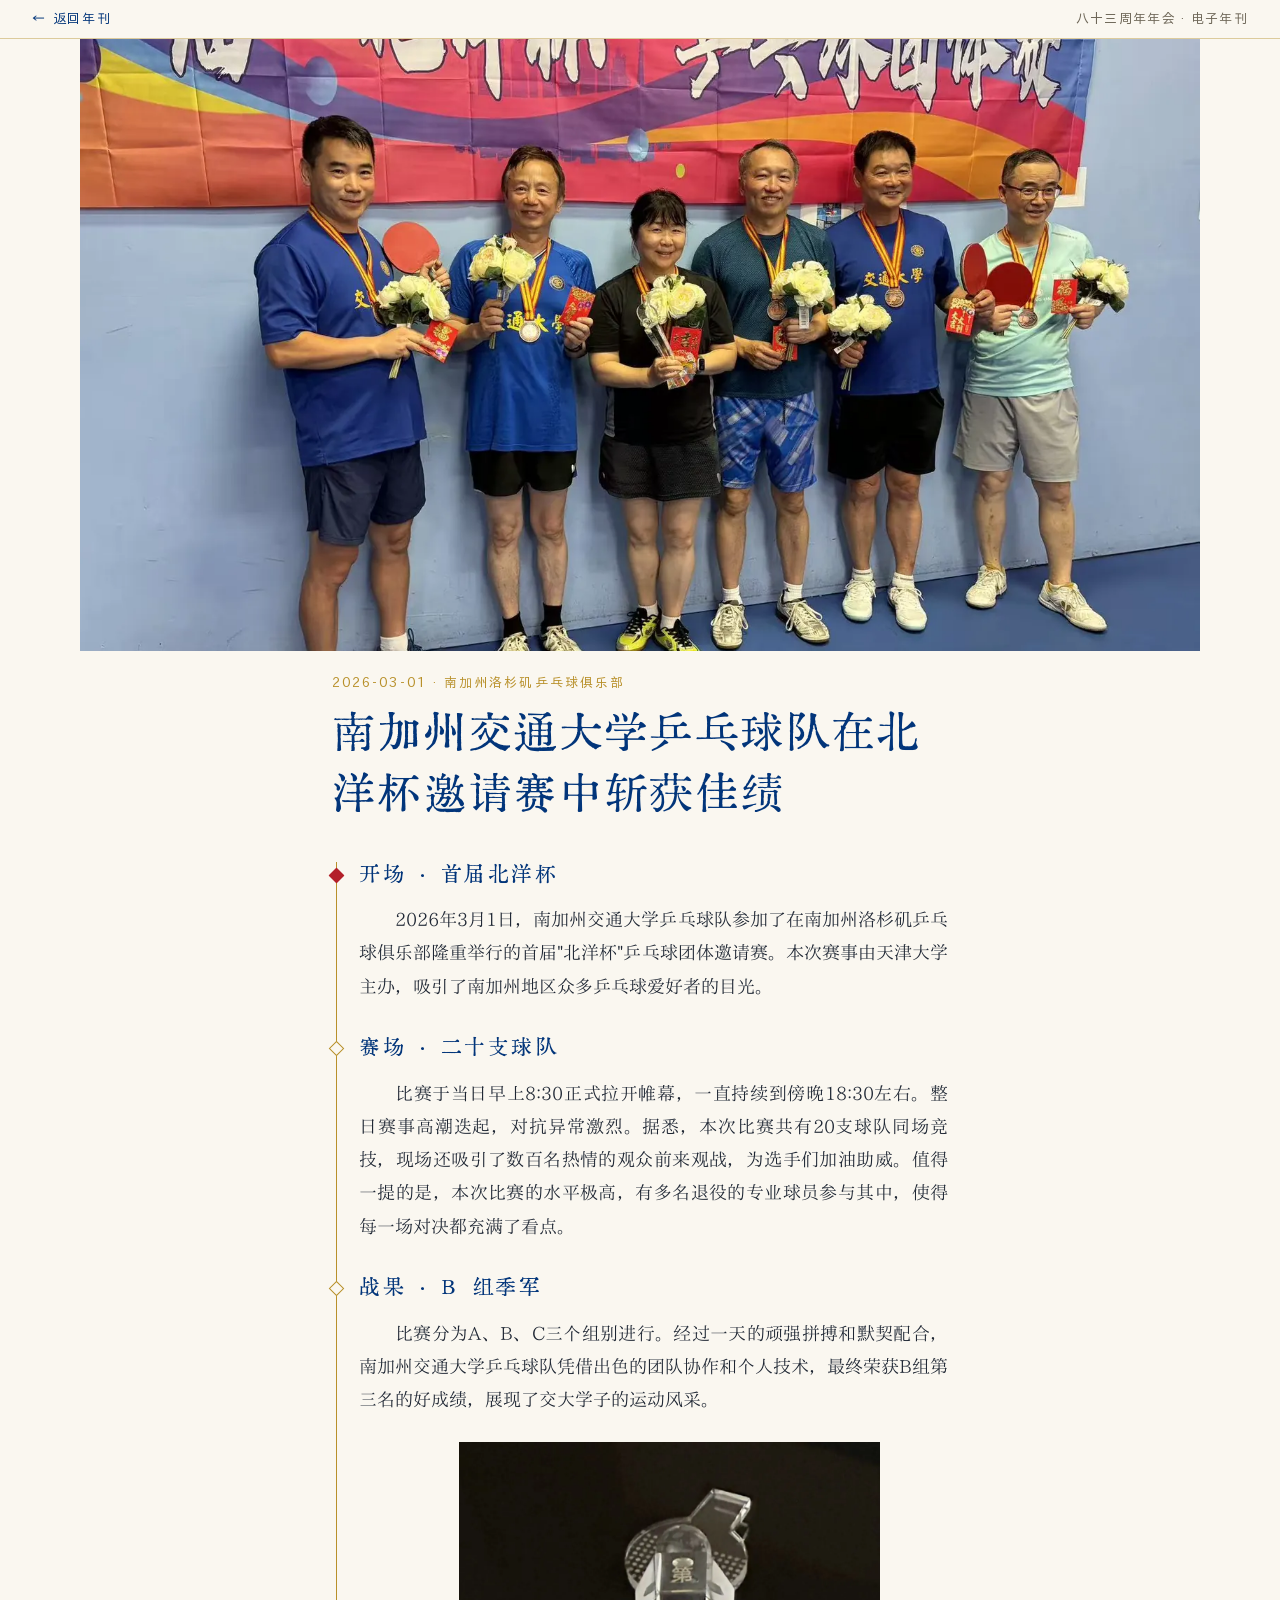
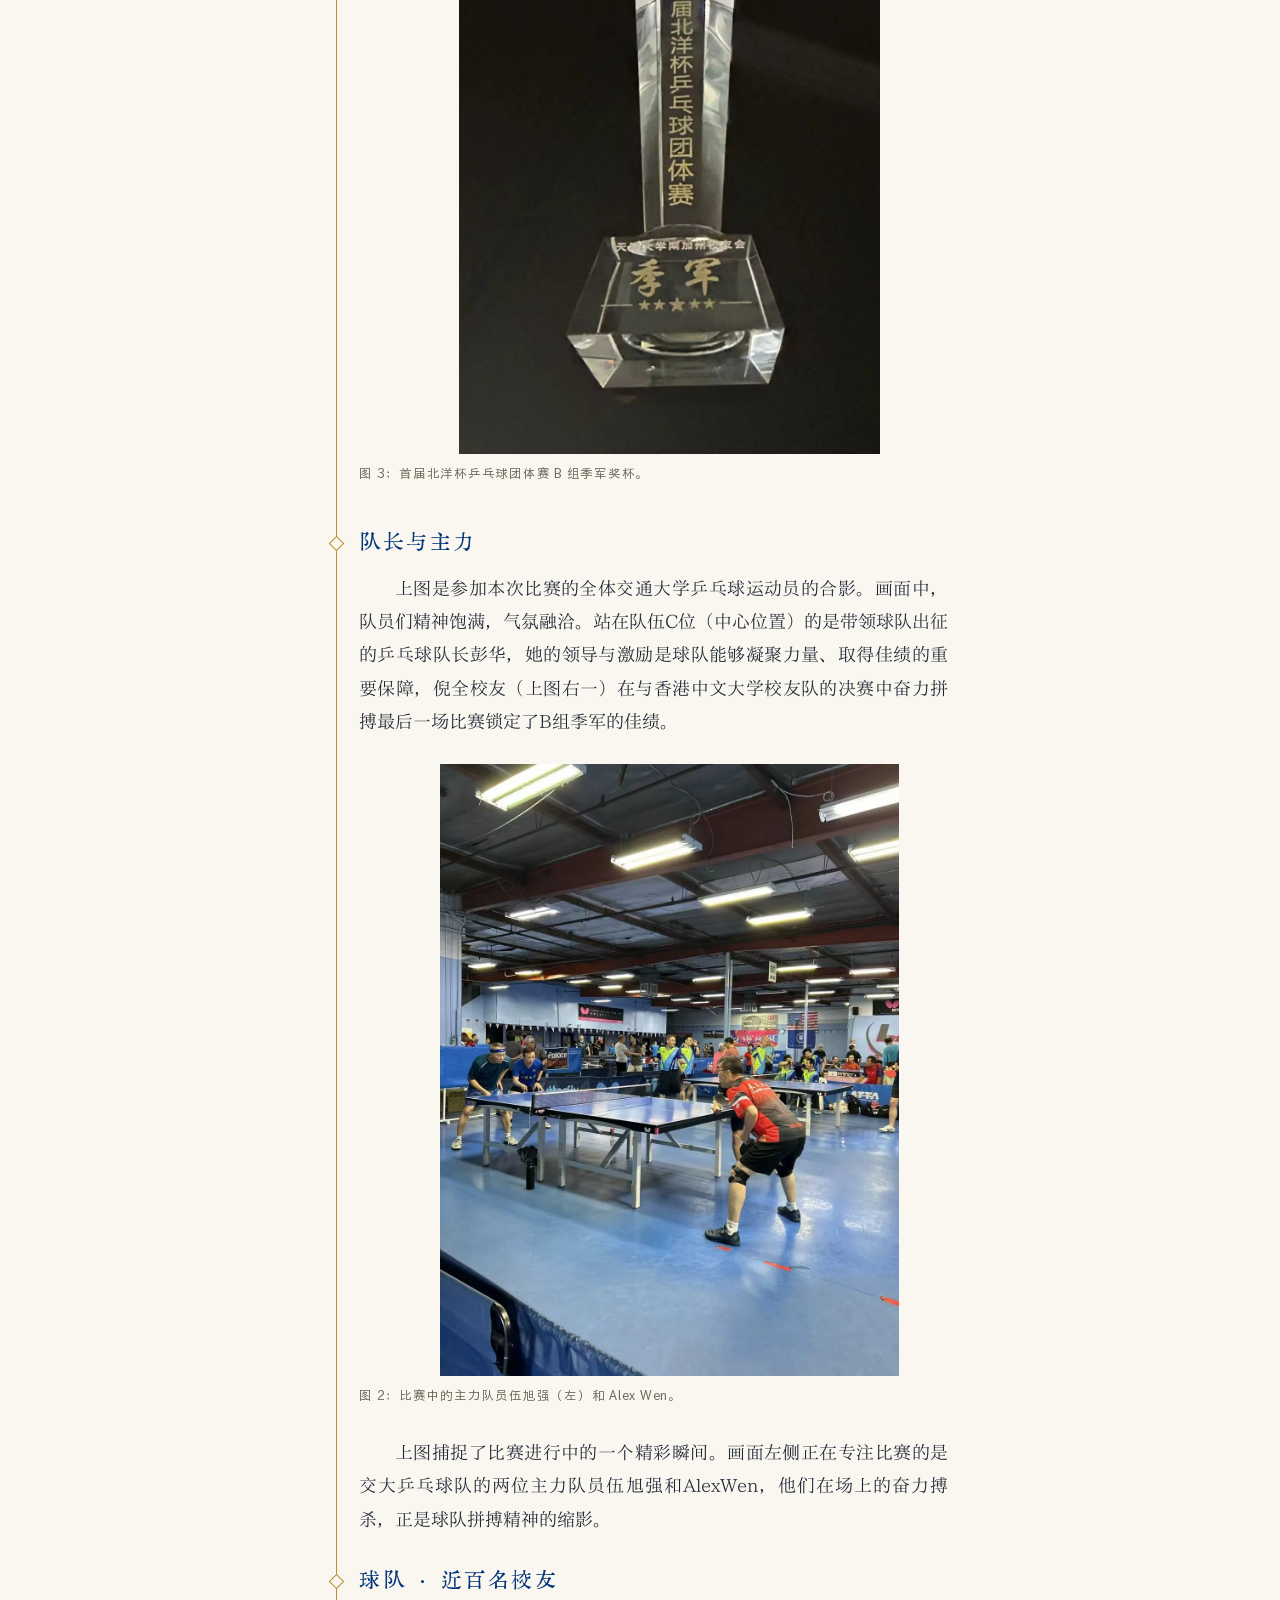
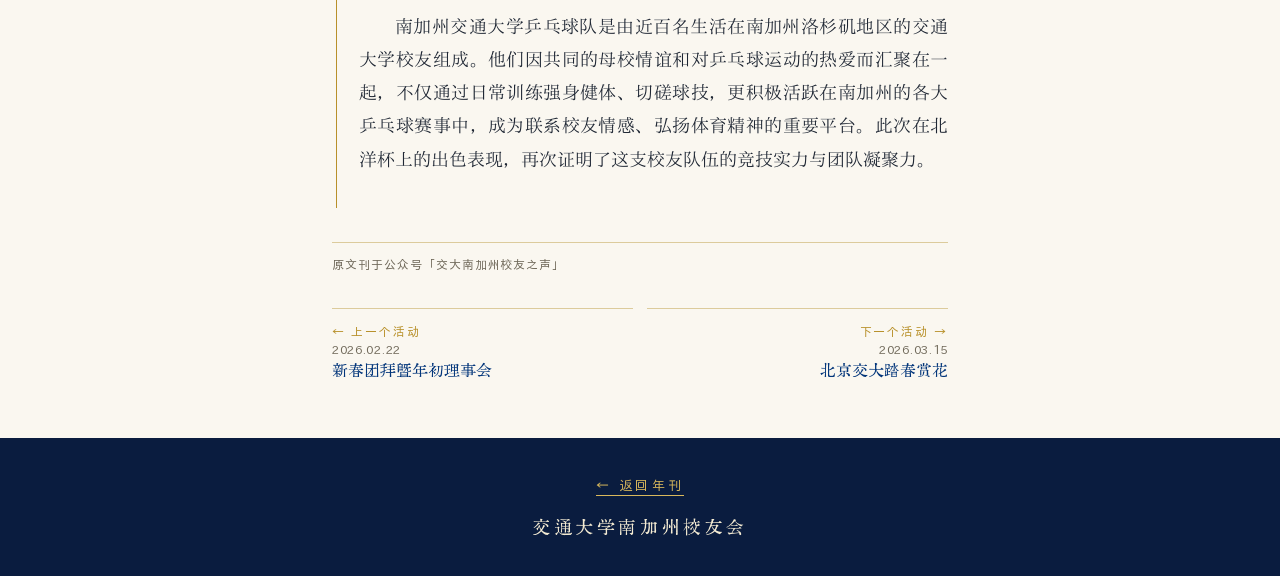
<file: events/pingpang-beiyang-2026.html>
<!doctype html>
<html lang="zh-CN">
<head>
<meta charset="utf-8">
<meta name="viewport" content="width=device-width,initial-scale=1,viewport-fit=cover">
<title>南加州交通大学乒乓球队在北洋杯邀请赛中斩获佳绩 · 交通大学南加州校友会</title>
<meta name="description" content="2026-03-01 · 南加州洛杉矶乒乓球俱乐部">
<meta name="theme-color" content="#0A1C3F">
<link rel="stylesheet" href="../assets/fonts.css" media="print" onload="this.media='all'"><noscript><link rel="stylesheet" href="../assets/fonts.css"></noscript>
<style>
/* 电子年刊 · 网页版（手机优先）
   颜色、字体照「设计规范.md」：海军蓝主色、金色细线点缀、中国红只做印章。
   不用圆角卡片、阴影、渐变按钮；章节靠大标题、留白和细金线分隔。 */
:root{
  --navy:#02357A; --deep:#0A1C3F; --ink:#1E2633; --muted:#6E6758;
  --gold:#B8902A; --gold-l:#D9B85C; --gold-line:#DCCB9C; --paper:#FAF7F0; --sheet:#FFFDF8;
  --red:#B3202A;
  --f-display:"Display","Songti SC","Noto Serif SC",serif;
  --f-text:"ZhiSong","Songti SC","Noto Serif SC",serif;
  --f-ui:"XiHei","PingFang SC","Noto Sans SC",sans-serif;
  --f-brush:"Brush","Display",serif;
  --gut:20px; --col:680px;
}
*{box-sizing:border-box}
html{-webkit-text-size-adjust:100%;scroll-behavior:smooth;scroll-padding-top:12px}
body{margin:0;background:var(--paper);color:var(--ink);font:17px/1.85 var(--f-text);-webkit-font-smoothing:antialiased}
img{max-width:100%;display:block}
a{color:var(--navy);text-decoration-color:var(--gold-line);text-underline-offset:3px}
h1,h2,h3,h4,p,figure,blockquote,ol,ul,dl,dd{margin:0}
ol,ul{padding:0;list-style:none}
main{overflow:hidden}

/* ── 章节通用 ── */
.sec,.ads{max-width:var(--col);margin:0 auto;padding:72px var(--gut) 24px}
.ch{margin-bottom:40px}
.ch-kicker{font:13px/1.4 var(--f-ui);letter-spacing:.32em;color:var(--gold);margin-bottom:10px}
.ch-title{font:400 46px/1.15 var(--f-display);color:var(--navy);letter-spacing:.06em;display:flex;align-items:center;gap:14px}
.ch-sub{margin-top:14px;padding-top:12px;border-top:1px solid var(--gold-line);font:13px/1.7 var(--f-ui);letter-spacing:.12em;color:var(--muted);display:flex;flex-wrap:wrap;column-gap:1.4em}
.seal{display:inline-flex;align-items:center;justify-content:center;width:34px;height:34px;background:var(--red);color:#FFF6E8;font:400 19px/1 var(--f-display);border-radius:3px;transform:rotate(-4deg)}

/* ── 目录 ── */
.toc-btn{position:fixed;top:max(12px,env(safe-area-inset-top));right:12px;z-index:20;border:1px solid var(--gold);background:var(--deep);color:#F2E3B8;font:14px/1 var(--f-ui);letter-spacing:.3em;padding:10px 10px 10px 14px;cursor:pointer;opacity:0;pointer-events:none;transition:opacity .25s}
.toc-btn.show{opacity:1;pointer-events:auto}
.toc{position:fixed;inset:0;z-index:30;background:var(--deep);color:#F4EBD3;overflow:auto}
.toc-in{max-width:var(--col);margin:0 auto;padding:64px 28px 40px}
.toc-h{display:flex;flex-direction:column;gap:4px;font:13px/1.6 var(--f-ui);letter-spacing:.24em;color:var(--gold-l);padding-bottom:18px;border-bottom:1px solid rgba(217,184,92,.4);margin-bottom:12px}
.toc li a{display:flex;align-items:baseline;gap:18px;padding:13px 0;color:#F6EEDA;text-decoration:none;font:400 26px/1.3 var(--f-display);letter-spacing:.08em;border-bottom:1px solid rgba(217,184,92,.16)}
.toc li a i{font:13px/1 var(--f-ui);font-style:normal;color:var(--gold-l);letter-spacing:.1em;width:22px}
.toc-close{margin-top:28px;background:none;border:1px solid rgba(217,184,92,.6);color:var(--gold-l);font:14px/1 var(--f-ui);letter-spacing:.3em;padding:12px 16px 12px 20px;cursor:pointer}
body.toc-open{overflow:hidden}

/* ── 封面 ── */
.cover{position:relative;min-height:100vh;min-height:100svh;color:#fff;display:flex;flex-direction:column;overflow:hidden;background:#021A44}
.cv-bg{position:absolute;inset:0;background-size:cover;background-position:center 78%}
.cv-bg::after{content:"";position:absolute;inset:0;background:linear-gradient(180deg,rgba(2,22,60,.55) 0%,rgba(2,22,60,.08) 38%,rgba(2,22,60,.25) 70%,rgba(2,18,48,.78) 100%)}
.cv-top,.cv-main,.cv-foot{position:relative;z-index:1}
.cv-top{display:flex;align-items:center;justify-content:space-between;gap:16px;padding:max(22px,env(safe-area-inset-top)) var(--gut) 0}
.cv-emblem{width:64px}
.cv-schools{width:min(58vw,300px)}
.cv-main{flex:1;display:flex;flex-direction:column;justify-content:center;padding:30px var(--gut) 10px}
.cv-year{font:400 22px/1 var(--f-display);letter-spacing:.3em;color:var(--gold-l)}
.cv-title{margin-top:12px;white-space:nowrap;font:400 clamp(36px,10.6vw,84px)/1.08 var(--f-display);letter-spacing:.06em;background:linear-gradient(180deg,#FFF4C8,#F2D47C 40%,#C8982C 78%,#F6E0A0);-webkit-background-clip:text;background-clip:text;color:transparent;filter:drop-shadow(0 2px 4px rgba(0,10,40,.45))}
.cv-org{margin-top:16px;font:15px/1.6 var(--f-ui);letter-spacing:.42em;color:#E9EEF7}
.cv-130{margin-top:34px;width:min(62vw,300px)}
.cv-130 svg{display:block;width:100%;height:auto}
.cv-years{display:flex;align-items:center;gap:12px;margin-top:6px;font:400 17px/1 var(--f-display);color:var(--gold-l);letter-spacing:.14em}
.cv-years i{flex:1;max-width:80px;border-top:1px solid var(--gold-l)}
.cv-couplet{margin-top:34px;font:400 clamp(24px,7vw,40px)/1.5 var(--f-brush);color:#F6DE9A;letter-spacing:.12em;text-shadow:0 2px 6px rgba(0,20,60,.5)}
.cv-couplet div:nth-child(2){padding-left:2em}
.cv-foot{padding:18px var(--gut) max(22px,env(safe-area-inset-bottom));font:13px/1.7 var(--f-ui);letter-spacing:.14em;color:#DCE4F2}
.cv-down{display:inline-block;margin-top:14px;color:var(--gold-l);text-decoration:none;letter-spacing:.4em;border-bottom:1px solid var(--gold-l);padding-bottom:4px}

/* ── 贺信 ── */
.letter{background:var(--sheet);border:1px solid #E8DFC9;padding:28px 22px 26px;margin:0 calc(var(--gut) * -0.4) 40px}
.lt-head{margin:-6px 0 22px;padding-bottom:16px;border-bottom:1px solid #EFE6D2}
.lt-head img{max-height:84px;width:auto;margin:0 auto}
.lt-from{font:400 26px/1.35 var(--f-display);color:var(--navy);letter-spacing:.06em;margin-bottom:18px}
.lt-from span{display:block;margin-top:4px;font:14px/1.5 var(--f-ui);letter-spacing:.2em;color:var(--muted)}
.lt-body p{text-indent:2em;margin-bottom:.9em;text-align:justify}
.lt-body p.lt-greet{text-indent:0;font-weight:600}
.letter.trad .lt-body p{letter-spacing:.01em}
.lt-sign{position:relative;display:flex;justify-content:flex-end;margin-top:26px;padding:10px 0 6px}
.lt-sign-t{position:relative;z-index:1;text-align:right;font:15px/1.9 var(--f-text);color:var(--ink)}
.lt-seal{position:absolute;z-index:2;right:6px;top:50%;transform:translateY(-50%);width:112px;pointer-events:none}
.trad .lt-sign{padding-bottom:14px}
.trad .lt-seal{width:124px;right:auto;left:6%;top:auto;bottom:-4px;transform:none}
.lt-origs{display:flex;align-items:flex-end;flex-wrap:wrap;gap:12px 22px;margin-top:22px;padding-top:16px;border-top:1px solid #EFE6D2}
.lt-orig{display:flex;align-items:flex-end;gap:12px;text-decoration:none;color:var(--gold)}
.lt-thumb{width:58px;height:auto;border:1px solid #E3D8BF}
.lt-orig span,.lt-pdf{font:13px/1 var(--f-ui);letter-spacing:.24em;color:var(--gold);border-bottom:1px solid var(--gold-line);padding-bottom:4px;text-decoration:none}
/* 原件查看层 */
.viewer{position:fixed;inset:0;z-index:40;background:#0B1424;display:flex;flex-direction:column}
.viewer[hidden]{display:none}
.vw-bar{display:flex;align-items:center;gap:16px;padding:max(12px,env(safe-area-inset-top)) 14px 12px;color:#E9DFC4;font:13px/1.4 var(--f-ui);letter-spacing:.1em;border-bottom:1px solid rgba(217,184,92,.3)}
.vw-title{flex:1;min-width:0;overflow:hidden;text-overflow:ellipsis;white-space:nowrap}
.vw-dl{color:var(--gold-l);text-decoration:none;letter-spacing:.2em}
.vw-close{background:none;border:1px solid rgba(217,184,92,.6);color:var(--gold-l);font:13px/1 var(--f-ui);letter-spacing:.3em;padding:9px 10px 9px 14px;cursor:pointer}
.vw-scroll{flex:1;overflow:auto;-webkit-overflow-scrolling:touch;padding:14px 10px max(24px,env(safe-area-inset-bottom))}
.vw-scroll img{width:100%;max-width:900px;margin:0 auto;background:#fff;cursor:zoom-in}
.vw-scroll img.zoom{width:auto;max-width:none;cursor:zoom-out}

/* ── 校友来稿 ── */
.essay{padding-top:8px;margin-bottom:64px}
.essay + .essay{padding-top:40px;border-top:1px solid var(--gold-line)}
.es-title .nb{display:inline-block}
.es-no{font:400 15px/1 var(--f-display);color:var(--gold);letter-spacing:.1em}
.es-title{margin-top:10px;font:400 30px/1.4 var(--f-display);color:var(--navy);letter-spacing:.04em}
.es-by{margin:16px 0 28px;display:flex;align-items:center;gap:14px}
.es-av{width:56px;height:56px;border-radius:50%;object-fit:cover;flex:none;border:1px solid var(--gold-line)}
.es-by-t{display:flex;flex-direction:column;gap:1px}
.es-by b{font:400 18px/1.45 var(--f-display);color:var(--ink);letter-spacing:.12em;margin-bottom:2px}
.es-by span{font:13px/1.55 var(--f-ui);color:var(--muted);letter-spacing:.06em}
.es-by span.l2{color:var(--gold)}
.es-body p{text-indent:2em;margin-bottom:.85em;text-align:justify}
.es-fig{margin:26px calc(var(--gut) * -1) 28px}
.es-fig img{width:100%;height:auto}
.es-fig.tall{margin-left:0;margin-right:0}
.es-fig.tall img{width:auto;max-width:100%;max-height:78vh;margin:0 auto}
.es-fig figcaption{margin-top:8px;padding:0 var(--gut);font:12.5px/1.5 var(--f-ui);color:var(--muted);letter-spacing:.06em}
.es-fig.tall figcaption{padding:0;text-align:center}
@media (min-width:760px){.es-fig{margin-left:-40px;margin-right:-40px}.es-fig figcaption{padding:0 40px}.es-fig.tall{margin-left:0;margin-right:0}}

/* ── 致辞 ── */
.sp{margin-bottom:56px}
.sp-who{display:grid;grid-template-columns:42% 1fr;gap:18px;align-items:end;margin-bottom:22px}
.sp-photo{width:100%;aspect-ratio:4/5;object-fit:cover}
.sp-who figcaption{display:flex;flex-direction:column;gap:4px;padding-bottom:4px}
.sp-role{font:13px/1.4 var(--f-ui);letter-spacing:.32em;color:var(--gold)}
.sp-name{font:400 34px/1.2 var(--f-display);color:var(--navy);letter-spacing:.1em}
.sp-bio{font:12.5px/1.6 var(--f-ui);color:var(--muted)}
.sp-quote{font:400 21px/1.6 var(--f-display);color:var(--navy);padding:4px 0 18px;margin-bottom:18px;border-bottom:1px solid var(--gold-line)}
.sp-text p{text-indent:2em;margin-bottom:.8em;text-align:justify}
.sp-2 .sp-who{grid-template-columns:1fr 42%}
.sp-2 .sp-who .sp-photo{order:2}
.sp-2 .sp-who figcaption{text-align:right}
.sky{margin-top:24px;text-align:center;color:var(--gold)}
.sky-t{font:400 20px/1.2 var(--f-display);letter-spacing:.6em;text-indent:.6em;color:var(--navy);margin-bottom:14px}
.sky-art svg{display:block;width:100%;height:auto}
.sky-s{margin-top:10px;font:11px/1.6 var(--f-ui);letter-spacing:.2em;color:var(--muted)}

/* ── 节目单 ── */
.pg-sec{margin-bottom:30px}
.pg-h{display:flex;align-items:center;gap:12px;font:400 23px/1.3 var(--f-display);color:var(--navy);letter-spacing:.1em;margin-bottom:6px}
.pg-num{width:30px;height:30px;display:inline-flex;align-items:center;justify-content:center;border:1px solid var(--gold);color:var(--gold);font:400 16px/1 var(--f-display)}
.pg-list li{display:grid;grid-template-columns:62px 1fr;gap:12px;padding:11px 0;border-bottom:1px solid #ECE3CF}
.pg-list time{font:14px/1.9 var(--f-ui);color:var(--gold);letter-spacing:.04em}
.pg-item{display:block;line-height:1.6}
.pg-who{display:block;margin-top:2px;font:13px/1.5 var(--f-ui);color:var(--muted)}

/* ── 奖品 ── */
.pz-tier{margin-bottom:38px}
.pz-h{display:flex;align-items:baseline;justify-content:space-between;font:400 26px/1.3 var(--f-display);color:var(--navy);letter-spacing:.14em;padding-bottom:8px;border-bottom:1px solid var(--gold-line);margin-bottom:18px}
.pz-h em{font:13px/1 var(--f-ui);font-style:normal;color:var(--gold);letter-spacing:.2em}
.pz-items{display:grid;grid-template-columns:1fr 1fr;gap:26px 18px}
.pz-items.n1{grid-template-columns:1fr}
.pz-items.n1 .pz.cut .pz-pic{aspect-ratio:auto;max-width:62%;margin:0 auto}
.pz-items.n1 .pz.cut figcaption{text-align:center}
.pz-1 .pz-items .pz-pic{aspect-ratio:16/9}
.pz-pic{aspect-ratio:1/1;display:flex;align-items:center;justify-content:center}
.pz.cut .pz-pic img{max-height:100%;width:auto;object-fit:contain}
.pz.photo .pz-pic img{width:100%;height:100%;object-fit:cover}
.pz figcaption{margin-top:10px;display:flex;flex-direction:column}
.pz figcaption b{font-weight:400;font-size:16px;line-height:1.5;color:var(--ink)}
.pz figcaption span{font:12.5px/1.5 var(--f-ui);color:var(--muted)}
.pz figcaption em{font:13px/1.6 var(--f-ui);font-style:normal;color:var(--gold);letter-spacing:.1em}

/* ── 年度回顾 ── */
.rv-lead{margin:0 calc(var(--gut) * -1) 36px}
.rv-hero{position:relative}
.rv-hero img{width:100%;aspect-ratio:4/3;object-fit:cover}
.rv-badge{position:absolute;left:var(--gut);bottom:-18px;background:var(--deep);color:#F4EBD3;padding:12px 16px;display:flex;flex-direction:column;gap:2px;max-width:82%}
.rv-badge span{font:13px/1.5 var(--f-ui);letter-spacing:.06em}
.rv-badge b{font:400 22px/1.3 var(--f-display);color:var(--gold-l);letter-spacing:.12em}
.rv-lead-t{padding:22px var(--gut) 0}
.rv-赛场 .rv-lead-t{padding-top:36px}
.rv-kick{font:13px/1.4 var(--f-ui);letter-spacing:.32em;color:var(--red);margin-bottom:6px}
.rv-when{font:13px/1.6 var(--f-ui);letter-spacing:.1em;color:var(--gold)}
.rv-lead-t h3{font:400 28px/1.35 var(--f-display);color:var(--navy);margin:6px 0 10px}
.rv-lead-t blockquote{font:400 19px/1.6 var(--f-display);color:var(--navy);margin-bottom:10px}
.rv-lead-t p{text-align:justify}
.rv-items{display:flex;flex-direction:column;gap:34px}
.rv-item figure{position:relative;margin-bottom:12px}
.rv-item figure img{width:100%;aspect-ratio:3/2;object-fit:cover}
.rv-item.sq figure img{aspect-ratio:auto;max-width:440px}
.rv-res{position:absolute;right:0;bottom:0;background:var(--red);color:#FFF4E2;font:400 15px/1 var(--f-display);letter-spacing:.12em;padding:9px 12px}
.rv-date{display:flex;align-items:baseline;gap:8px;margin-bottom:2px}
.rv-date b{font:400 20px/1.2 var(--f-display);color:var(--gold)}
.rv-date span{font:12px/1 var(--f-ui);color:var(--muted);letter-spacing:.1em}
.rv-item h3{font:400 22px/1.4 var(--f-display);color:var(--navy);margin-bottom:6px}
.rv-item p{text-align:justify}
/* 杂志：两条小新闻左右交错（宽屏） */
.rv-year{margin-top:44px;padding-top:18px;border-top:1px solid var(--gold-line)}
.rv-year-h{font:400 22px/1.3 var(--f-display);color:var(--navy);letter-spacing:.2em;margin-bottom:16px}
.rv-year ol{position:relative;padding-left:22px}
.rv-year ol::before{content:"";position:absolute;left:5px;top:8px;bottom:8px;border-left:1px solid var(--gold)}
.rv-year li{position:relative;display:grid;grid-template-columns:86px 1fr;align-items:baseline;padding:7px 0}
.rv-year li::before{content:"";position:absolute;left:-21px;top:16px;width:9px;height:9px;border:1px solid var(--gold);background:var(--paper);transform:rotate(45deg)}
.rv-year li.hi::before,.rv-year li.end::before{background:var(--red);border-color:var(--red)}
.rv-year time{font:11px/1 var(--f-ui);color:var(--muted);letter-spacing:.06em}
.rv-year time b{font:400 17px/1 var(--f-display);color:var(--gold);margin-left:6px}
.rv-year li.end span{color:var(--red)}

/* ── 历任会长 ── */
.pr-origin{display:grid;grid-template-columns:auto 1fr;gap:18px;align-items:center;padding:18px 0;border-top:1px solid var(--gold-line);border-bottom:1px solid var(--gold-line);margin-bottom:34px}
.pr-o-year{font:400 44px/1 var(--f-display);color:var(--gold)}
.pr-o-names{display:flex;flex-wrap:wrap;gap:4px 14px;font:400 19px/1.4 var(--f-display);color:var(--navy);letter-spacing:.1em}
.pr-origin p{font:13px/1.6 var(--f-ui);color:var(--muted);margin-top:4px}
.pr-band{margin-bottom:34px}
.pr-band-h{font:400 22px/1.2 var(--f-display);color:var(--gold);letter-spacing:.12em;margin-bottom:14px}
.pr-grid{display:grid;grid-template-columns:repeat(3,minmax(0,1fr));gap:18px 12px}
.pr-p img{width:100%;aspect-ratio:4/5;object-fit:cover;background:#E9E3D6}
.pr-p figcaption,.pr-text li{display:flex;flex-direction:column;margin-top:8px}
.pr-p b,.pr-text b{font:400 18px/1.3 var(--f-display);color:var(--navy);letter-spacing:.06em}
.pr-p span,.pr-text span{font:11.5px/1.5 var(--f-ui);color:var(--muted)}
.pr-p em,.pr-text em{font:11.5px/1.5 var(--f-ui);font-style:normal;color:var(--gold)}
.pr-text{display:grid;grid-template-columns:repeat(2,minmax(0,1fr));gap:4px 18px;margin-top:16px}
.pr-text li{padding:8px 0;border-top:1px solid #ECE3CF}

/* ── 团队 ── */
.team h3{font:400 24px/1.3 var(--f-display);color:var(--navy);letter-spacing:.16em;margin-bottom:12px}
.team h4{font:13px/1.4 var(--f-ui);letter-spacing:.32em;color:var(--gold);margin:22px 0 8px}
.tg-hon{padding-bottom:28px;margin-bottom:30px;border-bottom:1px solid var(--gold-line)}
.tg-note{font:13px/1.5 var(--f-ui);color:var(--muted);margin:-6px 0 14px;letter-spacing:.06em}
.tg-hon ul{display:grid;grid-template-columns:repeat(4,minmax(0,1fr));gap:10px 8px}
.tg-hon li{font:400 18px/1.4 var(--f-display);color:var(--ink);letter-spacing:.06em}
.tg-exec{display:grid;grid-template-columns:1fr 1fr;gap:14px 16px}
.tg-exec div{border-top:1px solid #ECE3CF;padding-top:8px}
.tg-exec dt{font:12px/1.5 var(--f-ui);letter-spacing:.2em;color:var(--gold)}
.tg-exec dd{font:400 21px/1.4 var(--f-display);color:var(--navy)}
.tg-names{display:grid;grid-template-columns:repeat(3,minmax(0,1fr));gap:10px 12px}
.tg-names li{display:flex;flex-direction:column}
.tg-names b{font:400 18px/1.4 var(--f-display);color:var(--ink)}
.tg-names span{font:12px/1.4 var(--f-ui);color:var(--muted)}
.tg-clubs{margin-top:36px}
.tg-clubs dl div{display:grid;grid-template-columns:96px 1fr;gap:12px;padding:12px 0;border-top:1px solid #ECE3CF}
.tg-clubs dt{font:400 17px/1.5 var(--f-display);color:var(--navy)}
.tg-clubs dd b{display:block;font-weight:400}
.tg-clubs dd span{display:block;font:13px/1.6 var(--f-ui);color:var(--muted)}

/* ── 赞助商广告 ── */
.ads{padding-top:56px}
.ads-label{font:12px/1 var(--f-ui);letter-spacing:.4em;color:var(--muted);margin-bottom:6px}
.ad{position:relative;padding:28px 0 30px;border-top:1px solid var(--gold-line)}
.ad + .ad{margin-top:0}
.ad-head{display:flex;align-items:flex-start;justify-content:space-between;gap:16px}
.ad-logo{height:auto;max-width:min(100%,280px)}
.ad-logo.center{margin:0 auto}
.ad-logo.sm{max-width:180px}
.ad-badge{display:flex;flex-direction:column;align-items:flex-end;font:12px/1.4 var(--f-ui);color:var(--muted)}
.ad-badge b{font:400 16px/1.3 var(--f-display);color:var(--navy)}
.ad-name{margin-top:14px;font:400 23px/1.4 var(--f-display);color:var(--navy);letter-spacing:.04em}
.ad-name span{margin-left:.6em;font:14px/1 var(--f-ui);color:var(--muted)}
.ad-subname{margin-top:4px;font:14px/1.5 var(--f-ui);letter-spacing:.14em;color:var(--gold)}
.ad-en{margin-top:8px;font:12px/1.5 var(--f-ui);letter-spacing:.16em;text-transform:uppercase;color:var(--navy)}
.ad-hero{margin:22px 0 6px}
.ad-hero div{font:400 clamp(25px,7.2vw,34px)/1.45 var(--f-display);color:var(--navy);letter-spacing:.03em}
.ad-hero span{display:block;margin-top:10px;font:13px/1.4 var(--f-ui);letter-spacing:.32em;color:var(--gold)}
.ad-tag{margin-top:12px;color:var(--gold);font-size:15.5px;line-height:1.6}
.ad-tag.big{font:400 22px/1.5 var(--f-display);color:var(--navy)}
.ad-desc{margin-top:12px;text-align:justify}
.ad-person{display:grid;grid-template-columns:96px 1fr;gap:16px;align-items:center;margin-top:18px}
.ad-person img{width:96px;height:96px;border-radius:50%;object-fit:cover}
.ad-person b{display:block;font:400 20px/1.4 var(--f-display);color:var(--navy)}
.ad-person em{display:block;font:13px/1.5 var(--f-ui);font-style:normal;color:var(--gold)}
.ad-person span{display:block;font-size:14.5px;line-height:1.6}
.ad-cut{display:block;width:auto;max-width:62%;max-height:min(52vh,440px);object-fit:contain;margin:16px 0 0 auto}   /* 10-31 竖长图（DMG 喷淋）在电脑上会撑满屏幕：限高 */
.ad-stats{display:flex;margin-top:18px;border-top:1px solid #ECE3CF;border-bottom:1px solid #ECE3CF}
.ad-stats div{flex:1;padding:12px 8px}
.ad-stats div + div{border-left:1px solid #ECE3CF}
.ad-stats b{display:block;font:400 22px/1.2 var(--f-display);color:var(--navy)}
.ad-stats span{font:12px/1.4 var(--f-ui);color:var(--muted)}
.ad-tiles{margin-top:16px;counter-reset:t}
.ad-tiles li{display:grid;grid-template-columns:30px 1fr;padding:8px 0;border-top:1px solid #ECE3CF;counter-increment:t}
.ad-tiles li::before{content:counter(t,decimal-leading-zero);font:12px/1.9 var(--f-ui);color:var(--gold)}
.ad-tiles li b{font-weight:400}
.ad-tiles li span{grid-column:2;font:13px/1.5 var(--f-ui);color:var(--muted)}
.ad-cols{display:grid;grid-template-columns:repeat(auto-fit,minmax(130px,1fr));gap:12px;margin-top:16px}
.ad-cols b{display:block;font:13px/1.6 var(--f-ui);letter-spacing:.2em;color:var(--gold)}
.ad-cols span{display:block;font-size:15px;line-height:1.6}
.ad-kv{margin-top:16px}
.ad-kv div{display:grid;grid-template-columns:5.6em 1fr;gap:12px;padding:8px 0;border-top:1px solid #ECE3CF}
.ad-kv dt{font:13px/1.95 var(--f-ui);letter-spacing:.12em;color:var(--gold)}
.ad-kv dd{font-size:15.5px;line-height:1.7}
.ad-list-h{margin-top:18px;font:13px/1.4 var(--f-ui);letter-spacing:.24em;color:var(--gold)}
.ad-list{margin-top:8px}
.ad-list li{position:relative;padding:5px 0 5px 16px;font-size:15.5px;line-height:1.6}
.ad-list li::before{content:"";position:absolute;left:0;top:15px;width:6px;height:6px;border:1px solid var(--gold);transform:rotate(45deg)}
.ad-list.two{display:grid;grid-template-columns:1fr 1fr;column-gap:16px}
.ad-chips{display:flex;flex-wrap:wrap;gap:6px 18px;margin-top:12px;font:14px/1.6 var(--f-ui);color:var(--navy);letter-spacing:.06em}
.ad-steps{margin-top:16px}
.ad-steps li{display:grid;grid-template-columns:34px 1fr;gap:10px;padding:8px 0;border-top:1px solid #ECE3CF}
.ad-steps i{font:400 20px/1.3 var(--f-display);font-style:normal;color:var(--gold)}
.ad-steps b{display:block;font-weight:400;color:var(--navy)}
.ad-steps span{font:13.5px/1.6 var(--f-ui);color:var(--muted)}
.ad-more{color:var(--muted);font-size:15px}
.ad-close{margin-top:14px;font:400 19px/1.6 var(--f-display);color:var(--navy)}
.ad-imgs{display:grid;gap:8px;margin-top:18px}
.ad-imgs.n2{grid-template-columns:1fr 1fr}
.ad-imgs.n3{grid-template-columns:repeat(3,1fr)}
.ad-imgs img{width:100%;aspect-ratio:3/2;object-fit:cover}
.ad-imgs.n1 img{aspect-ratio:16/10}
.ad-imgs.whole img{object-fit:contain;background:#fff;aspect-ratio:1/1}
.ad-imgs figcaption{margin-top:6px;font:12px/1.5 var(--f-ui);color:var(--muted)}
.ad-sign{margin-top:14px;text-align:right;font:15px/1.6 var(--f-text)}
.ad-call{margin-top:18px;font:400 26px/1.3 var(--f-ui);letter-spacing:.02em}
.ad-call a{text-decoration:none;color:var(--navy)}
.ad-call i{display:block;font:12px/1.6 var(--f-ui);font-style:normal;letter-spacing:.2em;color:var(--gold)}
.ad-call span{display:block;font:14px/1.6 var(--f-text);color:var(--muted)}
.ad-contact{margin-top:10px;font:14px/1.7 var(--f-ui);color:var(--muted)}
.ad-contact a{color:var(--navy)}
.ad-links{display:flex;flex-wrap:wrap;gap:10px 22px;margin-top:16px}
.ad-web{font:14px/1.4 var(--f-ui);letter-spacing:.06em;color:var(--navy);text-decoration:none;border-bottom:1px solid var(--gold);padding-bottom:3px}
.ad-web::after{content:" ↗";color:var(--gold)}
.ad-offices{display:grid;gap:12px;margin-top:18px;font:14px/1.6 var(--f-ui);color:var(--muted)}
.ad-offices b{display:block;color:var(--navy);font-weight:400}
/* 贺词（总会） */
.ad-wish{text-align:center;padding-top:34px}
.wish{margin-top:18px;color:var(--navy);font-family:var(--f-display);letter-spacing:.1em}
.wish .w-小{font-size:16px;color:var(--gold)}
.wish .w-中{font-size:19px;line-height:1.8}
.wish .w-大{font-size:30px;line-height:1.45}
.wish-motto{margin-top:16px;font:13px/1 var(--f-ui);letter-spacing:.4em;color:var(--gold)}
.wish-sign{margin-top:18px;font:15px/1.6 var(--f-text)}
.wish-sign span{display:block;font:11px/1.6 var(--f-ui);color:var(--muted);letter-spacing:.06em}
/* 校友名字 */
.ad-kick{font:13px/1.4 var(--f-ui);letter-spacing:.3em;color:var(--gold)}
.names{display:flex;flex-wrap:wrap;align-items:center;gap:18px 34px;margin:18px 0 10px}
.names img{height:44px;width:auto}
.ad-thanks{font:14px/1.6 var(--f-ui);color:var(--muted);letter-spacing:.1em}
/* 分会专页 */
.ad-big{font:400 32px/1.3 var(--f-display);color:var(--navy);letter-spacing:.08em;margin-top:6px}
.ad-chief{display:grid;grid-template-columns:38% 1fr;gap:16px;margin-top:18px;align-items:start}
.ad-chief img{width:100%;aspect-ratio:4/5;object-fit:cover}
.ad-chief b{display:block;font:400 24px/1.3 var(--f-display);color:var(--navy);margin-top:4px}
.ad-chief em{display:block;font:13px/1.5 var(--f-ui);font-style:normal;color:var(--muted)}
.ad-chief p{margin-top:8px;font-size:14.5px;line-height:1.7}
.ad-sub-h{margin-top:22px;font:400 20px/1.3 var(--f-display);color:var(--navy);letter-spacing:.14em}
/* 整页广告 / 封底 */
.fp-hero,.bk-hero{width:calc(100% + 2 * var(--gut));max-width:none;margin:14px calc(var(--gut) * -1) 0;aspect-ratio:16/10;object-fit:cover}
.bk-open{margin-top:12px;font:13px/1.4 var(--f-ui);letter-spacing:.24em;color:var(--red)}
.bk-close{margin-top:12px;font:400 20px/1.6 var(--f-display);color:var(--navy)}
.bk-sis{margin-top:20px}
.bk-sis h3{font:13px/1.4 var(--f-ui);letter-spacing:.3em;color:var(--gold);font-weight:400}
.bk-s-name{display:block;margin-top:12px;font:400 20px/1.4 var(--f-display);color:var(--navy)}
.bk-s-name span{display:block;font:12px/1.4 var(--f-ui);color:var(--muted);letter-spacing:.1em}

/* ── 页脚 ── */
.foot{margin-top:60px;background:var(--deep);color:#DCE4F2;text-align:center;padding:48px var(--gut) max(48px,env(safe-area-inset-bottom));font:13px/1.8 var(--f-ui);letter-spacing:.12em}
.foot-org{font:400 22px/1.4 var(--f-display);color:#F4EBD3;letter-spacing:.2em}
.foot-en{font-size:11px;letter-spacing:.06em;color:#9FB0CC}
.foot-m{margin-top:16px;color:var(--gold-l);letter-spacing:.4em}
.foot-y{color:#9FB0CC}
.foot-top{display:inline-block;margin-top:20px;color:var(--gold-l);text-decoration:none;border-bottom:1px solid var(--gold-l);padding-bottom:3px;letter-spacing:.3em}

/* ── 宽屏（平板、电脑） ── */
@media (min-width:760px){
  :root{--gut:32px}
  body{font-size:18px}
  .sec,.ads{padding-top:96px}
  .ch-title{font-size:60px}
  .cover{min-height:100vh}
  .cv-main{padding-left:8vw}
  .cv-emblem{width:84px}
  .letter{margin:0 0 48px;padding:44px 52px 40px}
  .rv-lead{margin-left:-80px;margin-right:-80px}
  .rv-hero img{aspect-ratio:16/9}
  .rv-lead-t{padding-left:80px;padding-right:80px}
  .rv-items{display:grid;grid-template-columns:1fr 1fr;gap:40px 28px}
  .rv-专题 .rv-items{grid-template-columns:1fr}
  .rv-专题 .rv-item{display:grid;grid-template-columns:1fr 1fr;gap:24px;align-items:start}
  .rv-专题 .rv-item:nth-child(even) figure{order:2}
  .pr-grid{grid-template-columns:repeat(4,minmax(0,1fr))}
  .tg-hon ul{grid-template-columns:repeat(6,minmax(0,1fr))}
  .pz-items{grid-template-columns:repeat(3,1fr)}
  .pz-items.n1{grid-template-columns:1fr}
  .ad-offices{grid-template-columns:repeat(3,1fr)}
  .fp-hero,.bk-hero{width:100%;margin-left:0;margin-right:0}
}
@media (min-width:1100px){
  .rv-lead{margin-left:-160px;margin-right:-160px}
  .rv-lead-t{padding-left:160px;padding-right:160px}
}

/* ══════════ 活动详情页（二级页面） ══════════ */
.ev-bar{position:sticky;top:0;z-index:10;display:flex;justify-content:space-between;align-items:center;gap:12px;padding:max(10px,env(safe-area-inset-top)) var(--gut) 10px;background:rgba(250,247,240,.96);border-bottom:1px solid var(--gold-line);font:13px/1.4 var(--f-ui);letter-spacing:.1em;color:var(--muted)}
.ev-bar a{color:var(--navy);text-decoration:none;letter-spacing:.14em}
.ev-kick{font:13px/1.5 var(--f-ui);letter-spacing:.16em;color:var(--gold)}
.ev-title{margin-top:10px;font:400 30px/1.4 var(--f-display);color:var(--navy);letter-spacing:.03em}
.ev-host{margin-top:10px;font:12.5px/1.6 var(--f-ui);color:var(--muted)}
.ev-lead{margin:22px 0 4px;font-size:18.5px;line-height:1.9;color:var(--ink);text-align:justify}
.ev-p{text-indent:2em;margin:0 0 .9em;text-align:justify}
.ev-p b{font-weight:600;color:var(--navy)}
.ev-src{margin-top:34px;padding-top:12px;border-top:1px solid var(--gold-line);font:12px/1.6 var(--f-ui);color:var(--muted);letter-spacing:.08em}
.ev-pic{display:block;cursor:zoom-in}
.ev-pic img{width:100%;height:auto}
.ev-figs{margin:26px 0 30px;display:grid;gap:6px}
.ev-figs figcaption{margin-top:4px;font:12.5px/1.6 var(--f-ui);color:var(--muted);letter-spacing:.06em}
.ev-figs.n3{grid-template-columns:1fr 1fr}.ev-figs.n3 .ev-pic:first-child{grid-column:1/-1}
.ev-figs.n3 .ev-pic:not(:first-child) img{aspect-ratio:1/1;object-fit:cover}
.ev-figs .ev-pic.tall img{max-height:80vh;width:auto;max-width:100%;margin:0 auto}
.ev-foot{margin-top:40px;background:var(--deep);color:#DCE4F2;text-align:center;padding:36px var(--gut) max(36px,env(safe-area-inset-bottom));font:13px/1.8 var(--f-ui);letter-spacing:.12em}
.ev-foot a{color:var(--gold-l);text-decoration:none;border-bottom:1px solid var(--gold-l);padding-bottom:3px;letter-spacing:.24em}
.ev-foot-org{margin-top:18px;font:400 18px/1.4 var(--f-display);color:#F4EBD3;letter-spacing:.2em}
/* A 图文长卷 */
.evA-hero img{width:100%;aspect-ratio:4/3;object-fit:cover}
.evA-hero-cap{padding:8px var(--gut) 0;font:12.5px/1.6 var(--f-ui);color:var(--muted);letter-spacing:.06em}
.evA{padding-top:28px}
.evA .ev-figs.bleed{margin-left:calc(var(--gut) * -1);margin-right:calc(var(--gut) * -1)}
.evA .ev-figs.bleed figcaption{padding:0 var(--gut)}
/* B 相册 */
.evB-head{padding-top:36px;padding-bottom:10px}
.evB-more{margin-top:14px}
.evB-more summary{display:inline-block;cursor:pointer;list-style:none;font:13px/1 var(--f-ui);letter-spacing:.3em;color:var(--gold);border-bottom:1px solid var(--gold-line);padding-bottom:5px;margin-bottom:16px}
.evB-more summary::-webkit-details-marker{display:none}
.evB-more[open] summary{display:none}
.evB-gal{max-width:980px;margin:0 auto;padding:10px 6px 20px}
.evB-count{padding:0 calc(var(--gut) - 6px) 12px;font:12.5px/1.5 var(--f-ui);color:var(--muted);letter-spacing:.1em}
.evB-grid{display:grid;grid-template-columns:1fr 1fr;gap:6px}
.evB-grid .ev-pic img{aspect-ratio:1/1;object-fit:cover}
.evB-grid .ev-pic.g0{grid-column:1/-1}
.evB-grid .ev-pic.g0 img{aspect-ratio:3/2}
.evB-grid .ev-pic.tall img{max-height:none;width:100%}
/* C 这一天 */
.evC-hero{position:relative;color:#fff}
.evC-hero img{width:100%;height:78vh;height:78svh;object-fit:cover}
.evC-hero::after{content:"";position:absolute;inset:0;background:linear-gradient(180deg,rgba(2,22,60,0) 40%,rgba(2,18,48,.82) 100%)}
.evC-hero-t{position:absolute;z-index:1;left:var(--gut);right:var(--gut);bottom:26px}
.evC-hero .ev-kick{color:var(--gold-l)}
.evC-hero .ev-title{color:#FFF6E2;font-size:28px}
.evC{padding-top:36px}
.evC-ch{position:relative;padding-left:22px;border-left:1px solid var(--gold);margin-left:4px;padding-bottom:16px}
.evC-label{position:relative;margin:0 0 14px;font:400 21px/1.3 var(--f-display);color:var(--navy);letter-spacing:.12em}
.evC-label i{position:absolute;left:-28px;top:8px;width:11px;height:11px;background:var(--paper);border:1px solid var(--gold);transform:rotate(45deg)}
.evC-ch:first-child .evC-label i,.evC-ch:last-child .evC-label i{background:var(--red);border-color:var(--red)}
.evC .ev-figs{margin-right:calc(var(--gut) * -1)}
/* 照片查看层 */
.viewer.gal{background:#05090F}
.gal-stage{position:relative;flex:1;display:flex;align-items:center;justify-content:center;min-height:0;padding:8px}
.gal-stage img{max-width:100%;max-height:100%;object-fit:contain}
.gal-nav{position:absolute;top:50%;transform:translateY(-50%);width:44px;height:64px;border:0;background:rgba(10,20,36,.45);color:#F2E3B8;font:300 34px/1 var(--f-ui);cursor:pointer}
.gal-nav.prev{left:0}.gal-nav.next{right:0}
.gal-cap{padding:10px 16px max(18px,env(safe-area-inset-bottom));min-height:46px;color:#CFC6AE;font:13px/1.6 var(--f-ui);letter-spacing:.06em;text-align:center}
/* 年刊主页里的「阅读全文」 */
.rv-more{display:inline-block;margin-top:12px;font:13px/1 var(--f-ui);letter-spacing:.24em;color:var(--navy);text-decoration:none;border-bottom:1px solid var(--gold);padding-bottom:5px}
.rv-more::after{content:" →";color:var(--gold)}
@media (min-width:760px){
  .ev-title{font-size:40px}
  .evA-hero img{aspect-ratio:21/9}
  .evB-grid{grid-template-columns:repeat(3,1fr)}
  .evB-grid .ev-pic.g0{grid-column:span 2}
  .evC-hero .ev-title{font-size:44px}
}

/* 横滑组图（方向 C） */
.ev-swipe{margin:24px calc(var(--gut) * -1) 30px 0}
.sw-track{display:flex;gap:8px;overflow-x:auto;scroll-snap-type:x mandatory;-webkit-overflow-scrolling:touch;scrollbar-width:none;padding-right:var(--gut)}
.sw-track::-webkit-scrollbar{display:none}
.sw-slide{flex:0 0 86%;scroll-snap-align:start}
.sw-slide .ev-pic img{width:100%;aspect-ratio:4/3;object-fit:cover;max-height:none}
.sw-meta{display:flex;align-items:center;gap:12px;margin-top:8px;padding-right:var(--gut);font:12.5px/1.4 var(--f-ui);color:var(--muted);letter-spacing:.08em}
.sw-n{color:var(--gold);letter-spacing:.12em;min-width:3.2em}
.sw-hint{flex:1}
.ev-swipe.moved .sw-hint{visibility:hidden}
.sw-btns{display:none;gap:6px}
.sw-b{width:30px;height:30px;border:1px solid var(--gold-line);background:none;color:var(--navy);font:18px/1 var(--f-ui);cursor:pointer}
.ev-swipe figcaption{margin-top:4px;padding-right:var(--gut);font:12.5px/1.6 var(--f-ui);color:var(--muted);letter-spacing:.06em}
@media (hover:hover) and (pointer:fine){.sw-btns{display:flex}.sw-hint{visibility:hidden}}
@media (min-width:760px){.sw-slide{flex-basis:72%}}

.ev-quote{text-indent:0;margin:6px 0 18px;padding:2px 0 2px 16px;border-left:2px solid var(--gold);font:400 18px/1.7 var(--f-display);color:var(--navy)}
.ev-table{margin:14px 0 22px;overflow-x:auto}
.ev-table table{border-collapse:collapse;width:100%;font:13.5px/1.6 var(--f-ui)}
.ev-table th,.ev-table td{padding:8px 8px;border-bottom:1px solid #ECE3CF;text-align:left;vertical-align:top}
.ev-table tr:first-child th,.ev-table tr:first-child td{color:var(--gold);letter-spacing:.1em;border-bottom-color:var(--gold-line)}
.ev-table b{color:var(--red);font-weight:600}
.evC-hero.nohero{color:var(--ink);padding:40px var(--gut) 8px;max-width:var(--col);margin:0 auto}
.evC-hero.nohero::after{display:none}
.evC-hero.nohero .evC-hero-t{position:static}
.evC-hero.nohero .ev-kick{color:var(--gold)}
.evC-hero.nohero .ev-title{color:var(--navy)}
.evC-ch.extra .evC-label{color:var(--gold)}

.ev-pn{max-width:var(--col);margin:10px auto 0;padding:0 var(--gut);display:grid;grid-template-columns:1fr 1fr;gap:14px}
.ev-pn a{display:flex;flex-direction:column;gap:2px;padding:14px 0;border-top:1px solid var(--gold-line);text-decoration:none;color:var(--navy);font:400 16px/1.45 var(--f-display)}
.ev-pn a.next{text-align:right;grid-column:2}
.ev-pn i{font:12px/1.4 var(--f-ui);font-style:normal;letter-spacing:.16em;color:var(--gold)}
.ev-pn span{font:11.5px/1.4 var(--f-ui);color:var(--muted);letter-spacing:.06em}
.rv-year li a{color:var(--navy);text-decoration:none;border-bottom:1px solid var(--gold-line)}
.rv-year li a::after{content:" →";color:var(--gold);font-size:.85em}

.evC-hero.wide img{height:auto;aspect-ratio:auto}
.evC-hero.wide::after{display:none}
.evC-hero.wide .evC-hero-t{position:static;padding:22px var(--gut) 0;max-width:var(--col);margin:0 auto}
.evC-hero.wide .ev-kick{color:var(--gold)}
.evC-hero.wide .ev-title{color:var(--navy)}
@media (min-width:760px){.evC-hero.wide img{max-height:78vh;object-fit:cover}}

.ev-table th{white-space:nowrap;color:var(--navy);font-weight:400}
.ev-p:has(> b:only-child){text-align:left}

/* 赞助商汇总（公众号尾图） */
.thanks .ch{margin-bottom:24px}
.thanks-wall{margin:0 calc(var(--gut) * -0.5);background:#fff;border:1px solid #EFE6D2;padding:18px 10px}
.thanks-wall img{width:100%;height:auto;max-width:540px;margin:0 auto}

/* 11-01 历任会长按纸质版：任职起始年 + 名字 + 学校届别 + 理事长年份 */
.pr-y{display:block;font:400 15px/1.2 var(--f-display);font-style:normal;color:var(--gold);letter-spacing:.06em;margin-bottom:2px}
.ad-reg-note{margin-top:14px;font:13px/1.6 var(--f-ui);color:var(--muted)}

/* ── 10-31 电脑上图片过大（逐张实测 1440×900 / 1280×720）── */
.ad-imgs.n1.whole img{aspect-ratio:auto;height:auto}          /* 单张广告图按原比例，不再补成白色正方形（WGO） */
@media (min-width:760px){
  .ad-imgs.n1.whole img{max-height:60vh;width:auto;max-width:100%;margin:0 auto;background:none}
  .es-fig img,.es-fig.tall img{width:auto;max-width:100%;max-height:72vh;margin:0 auto}   /* 校友来稿配图 */
  .ev-figs .ev-pic.tall img{max-height:68vh}                  /* 活动页竖图 */
  .evC-hero{max-width:1120px;margin:0 auto}                   /* 活动页头图：不再拉满 1440 宽（小图会放大发虚、竖图被裁成横条） */
  .evC-hero img{height:68vh;object-position:center 35%}
  .evC-hero.wide img{height:auto;max-height:68vh}
}
/* 11-01 分会专页单独成节（进目录）：不加「感谢支持」，上边不画线 */
.ads.branch{padding-top:72px}
.ads.branch .ad{border-top:0;padding-top:0}

/* 11-01 四位讲者拼图（白底）放在米色页面上：白底融进背景 */
.rv-item.sq figure img{mix-blend-mode:multiply}

/* 11-02 荣誉校友：英文名不折行 */
.tg-hon2 li{white-space:nowrap}

/* 11-09 校友来稿：副标题、文中小标题（陈宏正来稿） */
.essay .es-sub{margin:-.2em 0 .9em;color:var(--muted);font-size:.98em;letter-spacing:.02em}
.es-body h4.es-h{margin:1.8em 0 .55em;font-family:var(--f-display,serif);font-weight:normal;font-size:1.12em;color:var(--navy,#02357A);line-height:1.45}
.es-body h4.es-h + h4.es-h{margin-top:-.35em}
.es-body p strong{color:var(--navy,#02357A);font-weight:700}

</style>
</head>
<body class="ev ev-一天">

<nav class="ev-bar">
  <a href="../index.html#s11">← 返回年刊</a>
  <span>八十三周年年会 · 电子年刊</span>
</nav>

<header class="evC-hero wide">
<img src="../assets/img/de6c0593a290.webp" alt="图 1：参加本次比赛的全体交通大学乒乓球运动员合影。C 位是队长彭华；右一是倪全校友，他在与香港中文大学校友队的决赛中打赢最后一场，锁定 B 组季军。">  <div class="evC-hero-t">
    <div class="ev-kick">2026-03-01 · 南加州洛杉矶乒乓球俱乐部</div>
    <h1 class="ev-title">南加州交通大学乒乓球队在北洋杯邀请赛中斩获佳绩</h1>
  </div>
</header>
<article class="sec evC">
  <section class="evC-ch">
<h2 class="evC-label"><i></i>开场 · 首届北洋杯</h2><p class="ev-p">2026年3月1日，南加州交通大学乒乓球队参加了在南加州洛杉矶乒乓球俱乐部隆重举行的首届&#34;北洋杯&#34;乒乓球团体邀请赛。本次赛事由天津大学主办，吸引了南加州地区众多乒乓球爱好者的目光。</p>
  </section>
  <section class="evC-ch">
<h2 class="evC-label"><i></i>赛场 · 二十支球队</h2><p class="ev-p">比赛于当日早上8:30正式拉开帷幕，一直持续到傍晚18:30左右。整日赛事高潮迭起，对抗异常激烈。据悉，本次比赛共有20支球队同场竞技，现场还吸引了数百名热情的观众前来观战，为选手们加油助威。值得一提的是，本次比赛的水平极高，有多名退役的专业球员参与其中，使得每一场对决都充满了看点。</p>
  </section>
  <section class="evC-ch">
<h2 class="evC-label"><i></i>战果 · B 组季军</h2><p class="ev-p">比赛分为A、B、C三个组别进行。经过一天的顽强拼搏和默契配合，南加州交通大学乒乓球队凭借出色的团队协作和个人技术，最终荣获B组第三名的好成绩，展现了交大学子的运动风采。</p>
<figure class="ev-figs n1 "><a class="ev-pic tall " href="../assets/img/3775ffa8ed99.webp" data-i="0"><img src="../assets/img/3775ffa8ed99.webp" alt="图 3：首届北洋杯乒乓球团体赛 B 组季军奖杯。" loading="lazy" decoding="async"></a><figcaption>图 3：首届北洋杯乒乓球团体赛 B 组季军奖杯。</figcaption></figure>  </section>
  <section class="evC-ch">
<h2 class="evC-label"><i></i>队长与主力</h2><p class="ev-p">上图是参加本次比赛的全体交通大学乒乓球运动员的合影。画面中，队员们精神饱满，气氛融洽。站在队伍C位（中心位置）的是带领球队出征的乒乓球队长彭华，她的领导与激励是球队能够凝聚力量、取得佳绩的重要保障，倪全校友（上图右一）在与香港中文大学校友队的决赛中奋力拼搏最后一场比赛锁定了B组季军的佳绩。</p>
<figure class="ev-figs n1 "><a class="ev-pic tall " href="../assets/img/ae835e227b21.webp" data-i="2"><img src="../assets/img/ae835e227b21.webp" alt="图 2：比赛中的主力队员伍旭强（左）和 Alex Wen。" loading="lazy" decoding="async"></a><figcaption>图 2：比赛中的主力队员伍旭强（左）和 Alex Wen。</figcaption></figure><p class="ev-p">上图捕捉了比赛进行中的一个精彩瞬间。画面左侧正在专注比赛的是交大乒乓球队的两位主力队员伍旭强和AlexWen，他们在场上的奋力搏杀，正是球队拼搏精神的缩影。</p>
  </section>
  <section class="evC-ch">
<h2 class="evC-label"><i></i>球队 · 近百名校友</h2><p class="ev-p">南加州交通大学乒乓球队是由近百名生活在南加州洛杉矶地区的交通大学校友组成。他们因共同的母校情谊和对乒乓球运动的热爱而汇聚在一起，不仅通过日常训练强身健体、切磋球技，更积极活跃在南加州的各大乒乓球赛事中，成为联系校友情感、弘扬体育精神的重要平台。此次在北洋杯上的出色表现，再次证明了这支校友队伍的竞技实力与团队凝聚力。</p>
  </section>
  <div class="ev-src">原文刊于公众号「交大南加州校友之声」</div>
</article>

<nav class="ev-pn">
<a class="prev" href="tuanbai-2026.html"><i>← 上一个活动</i><span>2026.02.22</span>新春团拜暨年初理事会</a><a class="next" href="beijiao-taqing-2026.html"><i>下一个活动 →</i><span>2026.03.15</span>北京交大踏春赏花</a></nav>
<footer class="ev-foot">
  <a href="../index.html#s11">← 返回年刊</a>
  <div class="ev-foot-org">交通大学南加州校友会</div>
</footer>

<div class="viewer gal" id="gal" hidden role="dialog" aria-modal="true" aria-label="照片">
  <div class="vw-bar"><span class="vw-title" id="galN"></span><button class="vw-close" id="galClose">关闭</button></div>
  <div class="gal-stage" id="galStage"><img id="galImg" alt=""><button class="gal-nav prev" id="galPrev" aria-label="上一张">‹</button><button class="gal-nav next" id="galNext" aria-label="下一张">›</button></div>
  <div class="gal-cap" id="galCap"></div>
</div>
<script>
(function () {
  var G = ["assets/img/3775ffa8ed99.webp", "assets/img/2828c28fe4c0.webp", "assets/img/ae835e227b21.webp"], C = ["\u56fe 3\uff1a\u9996\u5c4a\u5317\u6d0b\u676f\u4e52\u4e53\u7403\u56e2\u4f53\u8d5b B \u7ec4\u5b63\u519b\u5956\u676f\u3002", "\u56fe 1\uff1a\u53c2\u52a0\u672c\u6b21\u6bd4\u8d5b\u7684\u5168\u4f53\u4ea4\u901a\u5927\u5b66\u4e52\u4e53\u7403\u8fd0\u52a8\u5458\u5408\u5f71\u3002C \u4f4d\u662f\u961f\u957f\u5f6d\u534e\uff1b\u53f3\u4e00\u662f\u502a\u5168\u6821\u53cb\uff0c\u4ed6\u5728\u4e0e\u9999\u6e2f\u4e2d\u6587\u5927\u5b66\u6821\u53cb\u961f\u7684\u51b3\u8d5b\u4e2d\u6253\u8d62\u6700\u540e\u4e00\u573a\uff0c\u9501\u5b9a B \u7ec4\u5b63\u519b\u3002", "\u56fe 2\uff1a\u6bd4\u8d5b\u4e2d\u7684\u4e3b\u529b\u961f\u5458\u4f0d\u65ed\u5f3a\uff08\u5de6\uff09\u548c Alex Wen\u3002"];
  var box = document.getElementById('gal'), img = document.getElementById('galImg'), n = document.getElementById('galN'), cap = document.getElementById('galCap'), i = 0;
  function show(k) { i = (k + G.length) % G.length; img.src = '../' + G[i]; img.alt = C[i]; n.textContent = (i + 1) + ' / ' + G.length; cap.textContent = C[i] || ''; }
  function open(k) { show(k); box.hidden = false; document.body.classList.add('toc-open'); try { history.pushState({ g: 1 }, ''); } catch (e) {} }
  function close(pop) { if (box.hidden) return; box.hidden = true; document.body.classList.remove('toc-open'); if (!pop) { try { if (history.state && history.state.g) history.back(); } catch (e) {} } }
  document.querySelectorAll('.ev-pic').forEach(function (a) { a.addEventListener('click', function (e) { e.preventDefault(); open(+a.dataset.i); }); });
  document.getElementById('galPrev').onclick = function () { show(i - 1); };
  document.getElementById('galNext').onclick = function () { show(i + 1); };
  document.getElementById('galClose').onclick = function () { close(false); };
  window.addEventListener('popstate', function () { close(true); });
  document.addEventListener('keydown', function (e) { if (box.hidden) return; if (e.key === 'Escape') close(false); if (e.key === 'ArrowLeft') show(i - 1); if (e.key === 'ArrowRight') show(i + 1); });
  /* 横滑组图：滑动时更新「2 / 3」，‹ › 按钮（电脑上用） */
  document.querySelectorAll('.ev-swipe').forEach(function (f) {
    var tr = f.querySelector('.sw-track'), n = f.querySelector('.sw-n'), sl = tr.children, tot = sl.length;
    function cur() { var x = tr.scrollLeft, best = 0, d = 1e9; for (var k = 0; k < tot; k++) { var dd = Math.abs(sl[k].offsetLeft - tr.offsetLeft - x); if (dd < d) { d = dd; best = k; } } return best; }
    var cp = f.querySelector('.sw-cap');
    tr.addEventListener('scroll', function () { var k = cur(); n.textContent = (k + 1) + ' / ' + tot; f.classList.toggle('moved', tr.scrollLeft > 4); if (cp) cp.textContent = sl[k].dataset.cap || ''; }, { passive: true });
    f.querySelectorAll('.sw-b').forEach(function (bt) { bt.addEventListener('click', function () { var k = Math.max(0, Math.min(tot - 1, cur() + (+bt.dataset.d))); tr.scrollTo({ left: sl[k].offsetLeft - tr.offsetLeft, behavior: 'smooth' }); }); });
  });
  var x0 = null; var st = document.getElementById('galStage');
  st.addEventListener('touchstart', function (e) { if (e.touches.length === 1) x0 = e.touches[0].clientX; }, { passive: true });
  st.addEventListener('touchend', function (e) { if (x0 === null) return; var dx = e.changedTouches[0].clientX - x0; if (Math.abs(dx) > 50) show(i + (dx < 0 ? 1 : -1)); x0 = null; });
})();
</script>
</body>
</html>
</file>
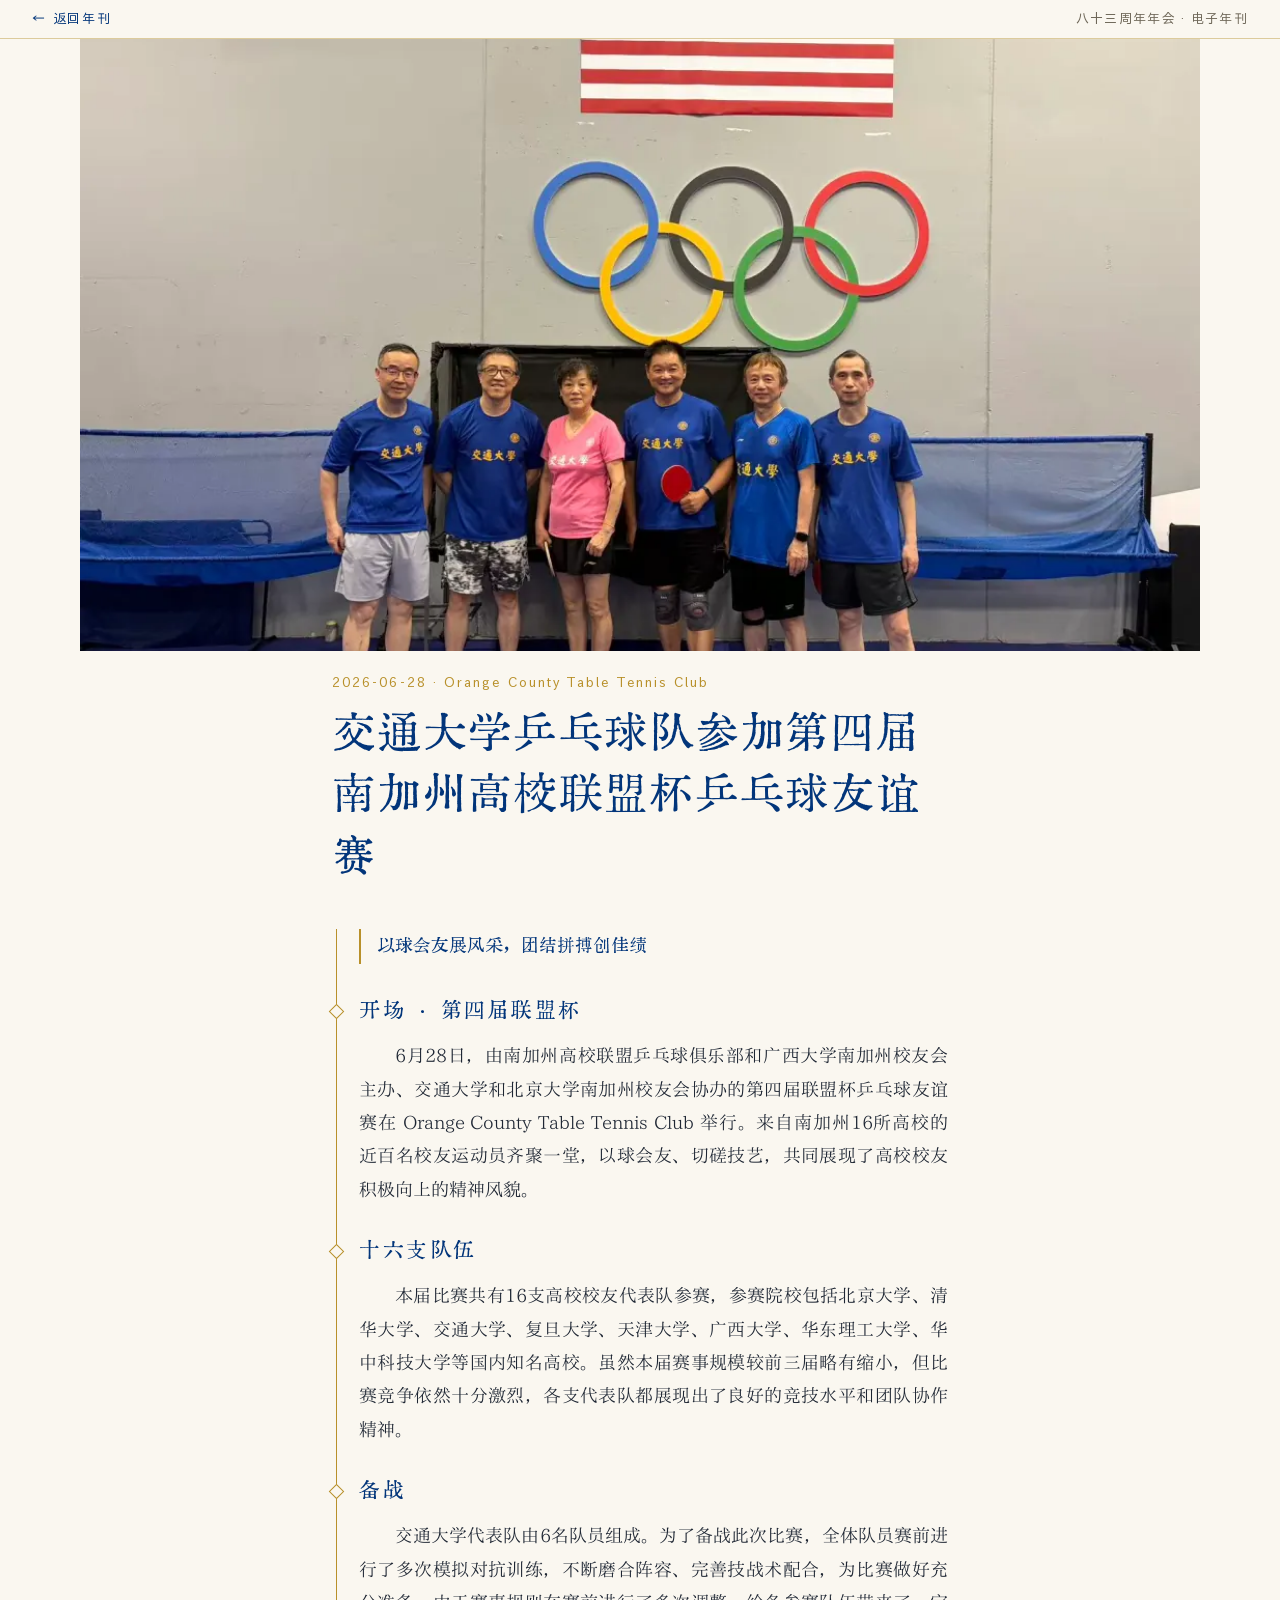
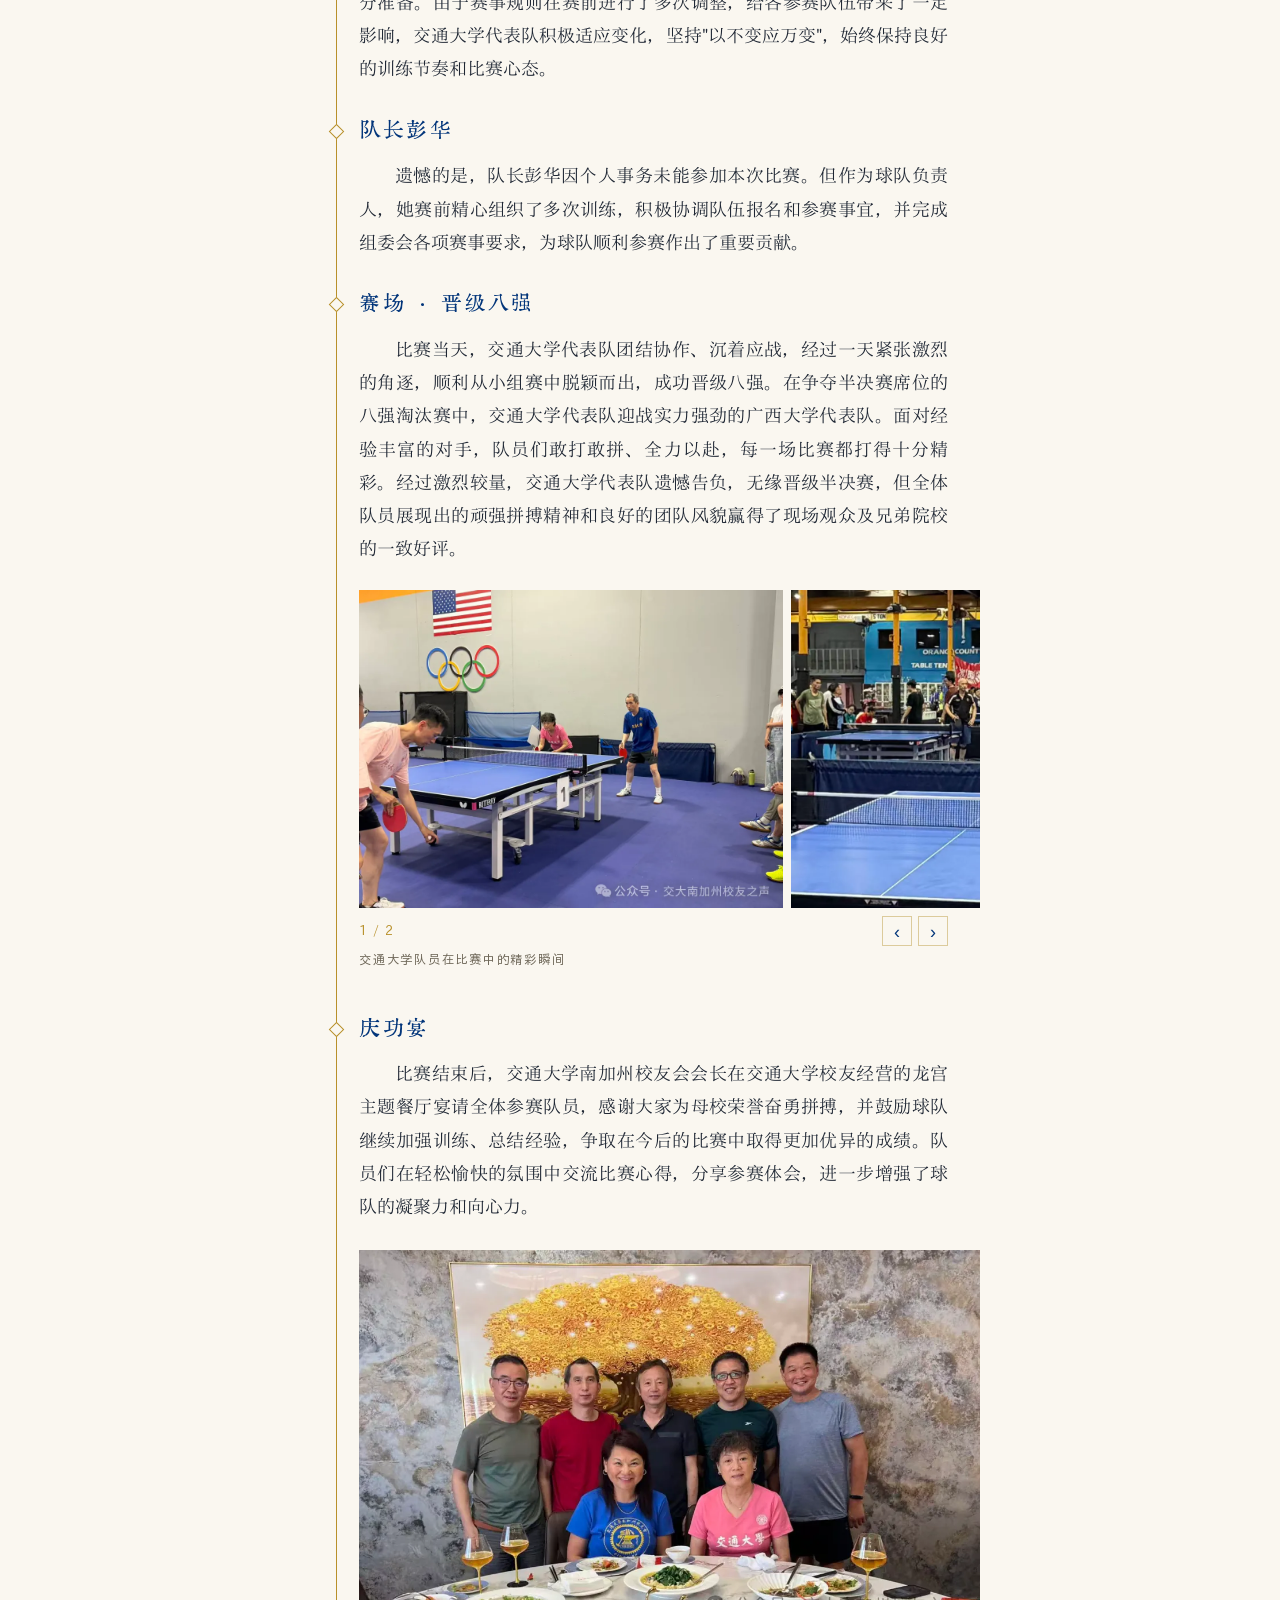
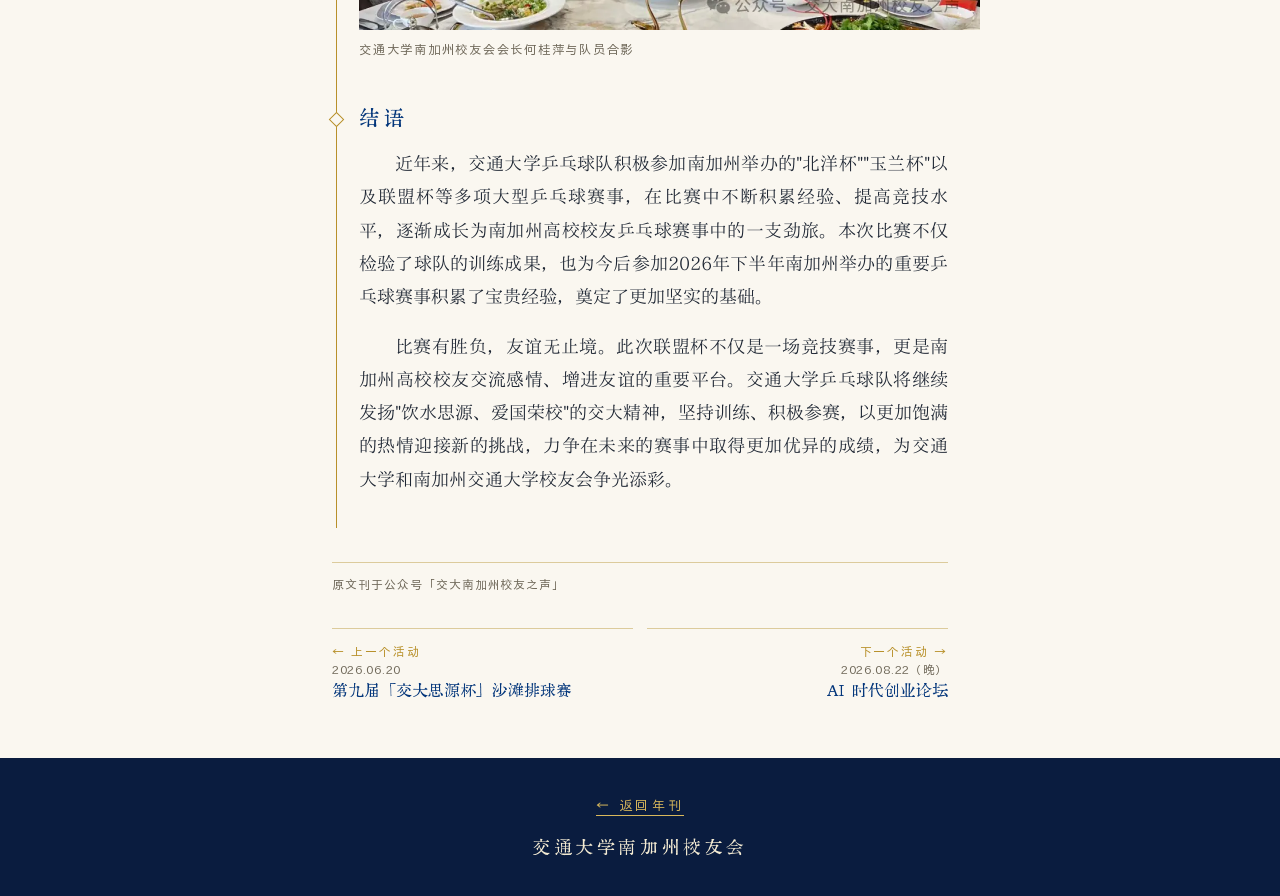
<file: events/pingpang-lianmeng-2026.html>
<!doctype html>
<html lang="zh-CN">
<head>
<meta charset="utf-8">
<meta name="viewport" content="width=device-width,initial-scale=1,viewport-fit=cover">
<title>交通大学乒乓球队参加第四届南加州高校联盟杯乒乓球友谊赛 · 交通大学南加州校友会</title>
<meta name="description" content="2026-06-28 · Orange County Table Tennis Club">
<meta name="theme-color" content="#0A1C3F">
<link rel="stylesheet" href="../assets/fonts.css" media="print" onload="this.media='all'"><noscript><link rel="stylesheet" href="../assets/fonts.css"></noscript>
<style>
/* 电子年刊 · 网页版（手机优先）
   颜色、字体照「设计规范.md」：海军蓝主色、金色细线点缀、中国红只做印章。
   不用圆角卡片、阴影、渐变按钮；章节靠大标题、留白和细金线分隔。 */
:root{
  --navy:#02357A; --deep:#0A1C3F; --ink:#1E2633; --muted:#6E6758;
  --gold:#B8902A; --gold-l:#D9B85C; --gold-line:#DCCB9C; --paper:#FAF7F0; --sheet:#FFFDF8;
  --red:#B3202A;
  --f-display:"Display","Songti SC","Noto Serif SC",serif;
  --f-text:"ZhiSong","Songti SC","Noto Serif SC",serif;
  --f-ui:"XiHei","PingFang SC","Noto Sans SC",sans-serif;
  --f-brush:"Brush","Display",serif;
  --gut:20px; --col:680px;
}
*{box-sizing:border-box}
html{-webkit-text-size-adjust:100%;scroll-behavior:smooth;scroll-padding-top:12px}
body{margin:0;background:var(--paper);color:var(--ink);font:17px/1.85 var(--f-text);-webkit-font-smoothing:antialiased}
img{max-width:100%;display:block}
a{color:var(--navy);text-decoration-color:var(--gold-line);text-underline-offset:3px}
h1,h2,h3,h4,p,figure,blockquote,ol,ul,dl,dd{margin:0}
ol,ul{padding:0;list-style:none}
main{overflow:hidden}

/* ── 章节通用 ── */
.sec,.ads{max-width:var(--col);margin:0 auto;padding:72px var(--gut) 24px}
.ch{margin-bottom:40px}
.ch-kicker{font:13px/1.4 var(--f-ui);letter-spacing:.32em;color:var(--gold);margin-bottom:10px}
.ch-title{font:400 46px/1.15 var(--f-display);color:var(--navy);letter-spacing:.06em;display:flex;align-items:center;gap:14px}
.ch-sub{margin-top:14px;padding-top:12px;border-top:1px solid var(--gold-line);font:13px/1.7 var(--f-ui);letter-spacing:.12em;color:var(--muted);display:flex;flex-wrap:wrap;column-gap:1.4em}
.seal{display:inline-flex;align-items:center;justify-content:center;width:34px;height:34px;background:var(--red);color:#FFF6E8;font:400 19px/1 var(--f-display);border-radius:3px;transform:rotate(-4deg)}

/* ── 目录 ── */
.toc-btn{position:fixed;top:max(12px,env(safe-area-inset-top));right:12px;z-index:20;border:1px solid var(--gold);background:var(--deep);color:#F2E3B8;font:14px/1 var(--f-ui);letter-spacing:.3em;padding:10px 10px 10px 14px;cursor:pointer;opacity:0;pointer-events:none;transition:opacity .25s}
.toc-btn.show{opacity:1;pointer-events:auto}
.toc{position:fixed;inset:0;z-index:30;background:var(--deep);color:#F4EBD3;overflow:auto}
.toc-in{max-width:var(--col);margin:0 auto;padding:64px 28px 40px}
.toc-h{display:flex;flex-direction:column;gap:4px;font:13px/1.6 var(--f-ui);letter-spacing:.24em;color:var(--gold-l);padding-bottom:18px;border-bottom:1px solid rgba(217,184,92,.4);margin-bottom:12px}
.toc li a{display:flex;align-items:baseline;gap:18px;padding:13px 0;color:#F6EEDA;text-decoration:none;font:400 26px/1.3 var(--f-display);letter-spacing:.08em;border-bottom:1px solid rgba(217,184,92,.16)}
.toc li a i{font:13px/1 var(--f-ui);font-style:normal;color:var(--gold-l);letter-spacing:.1em;width:22px}
.toc-close{margin-top:28px;background:none;border:1px solid rgba(217,184,92,.6);color:var(--gold-l);font:14px/1 var(--f-ui);letter-spacing:.3em;padding:12px 16px 12px 20px;cursor:pointer}
body.toc-open{overflow:hidden}

/* ── 封面 ── */
.cover{position:relative;min-height:100vh;min-height:100svh;color:#fff;display:flex;flex-direction:column;overflow:hidden;background:#021A44}
.cv-bg{position:absolute;inset:0;background-size:cover;background-position:center 78%}
.cv-bg::after{content:"";position:absolute;inset:0;background:linear-gradient(180deg,rgba(2,22,60,.55) 0%,rgba(2,22,60,.08) 38%,rgba(2,22,60,.25) 70%,rgba(2,18,48,.78) 100%)}
.cv-top,.cv-main,.cv-foot{position:relative;z-index:1}
.cv-top{display:flex;align-items:center;justify-content:space-between;gap:16px;padding:max(22px,env(safe-area-inset-top)) var(--gut) 0}
.cv-emblem{width:64px}
.cv-schools{width:min(58vw,300px)}
.cv-main{flex:1;display:flex;flex-direction:column;justify-content:center;padding:30px var(--gut) 10px}
.cv-year{font:400 22px/1 var(--f-display);letter-spacing:.3em;color:var(--gold-l)}
.cv-title{margin-top:12px;white-space:nowrap;font:400 clamp(36px,10.6vw,84px)/1.08 var(--f-display);letter-spacing:.06em;background:linear-gradient(180deg,#FFF4C8,#F2D47C 40%,#C8982C 78%,#F6E0A0);-webkit-background-clip:text;background-clip:text;color:transparent;filter:drop-shadow(0 2px 4px rgba(0,10,40,.45))}
.cv-org{margin-top:16px;font:15px/1.6 var(--f-ui);letter-spacing:.42em;color:#E9EEF7}
.cv-130{margin-top:34px;width:min(62vw,300px)}
.cv-130 svg{display:block;width:100%;height:auto}
.cv-years{display:flex;align-items:center;gap:12px;margin-top:6px;font:400 17px/1 var(--f-display);color:var(--gold-l);letter-spacing:.14em}
.cv-years i{flex:1;max-width:80px;border-top:1px solid var(--gold-l)}
.cv-couplet{margin-top:34px;font:400 clamp(24px,7vw,40px)/1.5 var(--f-brush);color:#F6DE9A;letter-spacing:.12em;text-shadow:0 2px 6px rgba(0,20,60,.5)}
.cv-couplet div:nth-child(2){padding-left:2em}
.cv-foot{padding:18px var(--gut) max(22px,env(safe-area-inset-bottom));font:13px/1.7 var(--f-ui);letter-spacing:.14em;color:#DCE4F2}
.cv-down{display:inline-block;margin-top:14px;color:var(--gold-l);text-decoration:none;letter-spacing:.4em;border-bottom:1px solid var(--gold-l);padding-bottom:4px}

/* ── 贺信 ── */
.letter{background:var(--sheet);border:1px solid #E8DFC9;padding:28px 22px 26px;margin:0 calc(var(--gut) * -0.4) 40px}
.lt-head{margin:-6px 0 22px;padding-bottom:16px;border-bottom:1px solid #EFE6D2}
.lt-head img{max-height:84px;width:auto;margin:0 auto}
.lt-from{font:400 26px/1.35 var(--f-display);color:var(--navy);letter-spacing:.06em;margin-bottom:18px}
.lt-from span{display:block;margin-top:4px;font:14px/1.5 var(--f-ui);letter-spacing:.2em;color:var(--muted)}
.lt-body p{text-indent:2em;margin-bottom:.9em;text-align:justify}
.lt-body p.lt-greet{text-indent:0;font-weight:600}
.letter.trad .lt-body p{letter-spacing:.01em}
.lt-sign{position:relative;display:flex;justify-content:flex-end;margin-top:26px;padding:10px 0 6px}
.lt-sign-t{position:relative;z-index:1;text-align:right;font:15px/1.9 var(--f-text);color:var(--ink)}
.lt-seal{position:absolute;z-index:2;right:6px;top:50%;transform:translateY(-50%);width:112px;pointer-events:none}
.trad .lt-sign{padding-bottom:14px}
.trad .lt-seal{width:124px;right:auto;left:6%;top:auto;bottom:-4px;transform:none}
.lt-origs{display:flex;align-items:flex-end;flex-wrap:wrap;gap:12px 22px;margin-top:22px;padding-top:16px;border-top:1px solid #EFE6D2}
.lt-orig{display:flex;align-items:flex-end;gap:12px;text-decoration:none;color:var(--gold)}
.lt-thumb{width:58px;height:auto;border:1px solid #E3D8BF}
.lt-orig span,.lt-pdf{font:13px/1 var(--f-ui);letter-spacing:.24em;color:var(--gold);border-bottom:1px solid var(--gold-line);padding-bottom:4px;text-decoration:none}
/* 原件查看层 */
.viewer{position:fixed;inset:0;z-index:40;background:#0B1424;display:flex;flex-direction:column}
.viewer[hidden]{display:none}
.vw-bar{display:flex;align-items:center;gap:16px;padding:max(12px,env(safe-area-inset-top)) 14px 12px;color:#E9DFC4;font:13px/1.4 var(--f-ui);letter-spacing:.1em;border-bottom:1px solid rgba(217,184,92,.3)}
.vw-title{flex:1;min-width:0;overflow:hidden;text-overflow:ellipsis;white-space:nowrap}
.vw-dl{color:var(--gold-l);text-decoration:none;letter-spacing:.2em}
.vw-close{background:none;border:1px solid rgba(217,184,92,.6);color:var(--gold-l);font:13px/1 var(--f-ui);letter-spacing:.3em;padding:9px 10px 9px 14px;cursor:pointer}
.vw-scroll{flex:1;overflow:auto;-webkit-overflow-scrolling:touch;padding:14px 10px max(24px,env(safe-area-inset-bottom))}
.vw-scroll img{width:100%;max-width:900px;margin:0 auto;background:#fff;cursor:zoom-in}
.vw-scroll img.zoom{width:auto;max-width:none;cursor:zoom-out}

/* ── 校友来稿 ── */
.essay{padding-top:8px;margin-bottom:64px}
.essay + .essay{padding-top:40px;border-top:1px solid var(--gold-line)}
.es-title .nb{display:inline-block}
.es-no{font:400 15px/1 var(--f-display);color:var(--gold);letter-spacing:.1em}
.es-title{margin-top:10px;font:400 30px/1.4 var(--f-display);color:var(--navy);letter-spacing:.04em}
.es-by{margin:16px 0 28px;display:flex;align-items:center;gap:14px}
.es-av{width:56px;height:56px;border-radius:50%;object-fit:cover;flex:none;border:1px solid var(--gold-line)}
.es-by-t{display:flex;flex-direction:column;gap:1px}
.es-by b{font:400 18px/1.45 var(--f-display);color:var(--ink);letter-spacing:.12em;margin-bottom:2px}
.es-by span{font:13px/1.55 var(--f-ui);color:var(--muted);letter-spacing:.06em}
.es-by span.l2{color:var(--gold)}
.es-body p{text-indent:2em;margin-bottom:.85em;text-align:justify}
.es-fig{margin:26px calc(var(--gut) * -1) 28px}
.es-fig img{width:100%;height:auto}
.es-fig.tall{margin-left:0;margin-right:0}
.es-fig.tall img{width:auto;max-width:100%;max-height:78vh;margin:0 auto}
.es-fig figcaption{margin-top:8px;padding:0 var(--gut);font:12.5px/1.5 var(--f-ui);color:var(--muted);letter-spacing:.06em}
.es-fig.tall figcaption{padding:0;text-align:center}
@media (min-width:760px){.es-fig{margin-left:-40px;margin-right:-40px}.es-fig figcaption{padding:0 40px}.es-fig.tall{margin-left:0;margin-right:0}}

/* ── 致辞 ── */
.sp{margin-bottom:56px}
.sp-who{display:grid;grid-template-columns:42% 1fr;gap:18px;align-items:end;margin-bottom:22px}
.sp-photo{width:100%;aspect-ratio:4/5;object-fit:cover}
.sp-who figcaption{display:flex;flex-direction:column;gap:4px;padding-bottom:4px}
.sp-role{font:13px/1.4 var(--f-ui);letter-spacing:.32em;color:var(--gold)}
.sp-name{font:400 34px/1.2 var(--f-display);color:var(--navy);letter-spacing:.1em}
.sp-bio{font:12.5px/1.6 var(--f-ui);color:var(--muted)}
.sp-quote{font:400 21px/1.6 var(--f-display);color:var(--navy);padding:4px 0 18px;margin-bottom:18px;border-bottom:1px solid var(--gold-line)}
.sp-text p{text-indent:2em;margin-bottom:.8em;text-align:justify}
.sp-2 .sp-who{grid-template-columns:1fr 42%}
.sp-2 .sp-who .sp-photo{order:2}
.sp-2 .sp-who figcaption{text-align:right}
.sky{margin-top:24px;text-align:center;color:var(--gold)}
.sky-t{font:400 20px/1.2 var(--f-display);letter-spacing:.6em;text-indent:.6em;color:var(--navy);margin-bottom:14px}
.sky-art svg{display:block;width:100%;height:auto}
.sky-s{margin-top:10px;font:11px/1.6 var(--f-ui);letter-spacing:.2em;color:var(--muted)}

/* ── 节目单 ── */
.pg-sec{margin-bottom:30px}
.pg-h{display:flex;align-items:center;gap:12px;font:400 23px/1.3 var(--f-display);color:var(--navy);letter-spacing:.1em;margin-bottom:6px}
.pg-num{width:30px;height:30px;display:inline-flex;align-items:center;justify-content:center;border:1px solid var(--gold);color:var(--gold);font:400 16px/1 var(--f-display)}
.pg-list li{display:grid;grid-template-columns:62px 1fr;gap:12px;padding:11px 0;border-bottom:1px solid #ECE3CF}
.pg-list time{font:14px/1.9 var(--f-ui);color:var(--gold);letter-spacing:.04em}
.pg-item{display:block;line-height:1.6}
.pg-who{display:block;margin-top:2px;font:13px/1.5 var(--f-ui);color:var(--muted)}

/* ── 奖品 ── */
.pz-tier{margin-bottom:38px}
.pz-h{display:flex;align-items:baseline;justify-content:space-between;font:400 26px/1.3 var(--f-display);color:var(--navy);letter-spacing:.14em;padding-bottom:8px;border-bottom:1px solid var(--gold-line);margin-bottom:18px}
.pz-h em{font:13px/1 var(--f-ui);font-style:normal;color:var(--gold);letter-spacing:.2em}
.pz-items{display:grid;grid-template-columns:1fr 1fr;gap:26px 18px}
.pz-items.n1{grid-template-columns:1fr}
.pz-items.n1 .pz.cut .pz-pic{aspect-ratio:auto;max-width:62%;margin:0 auto}
.pz-items.n1 .pz.cut figcaption{text-align:center}
.pz-1 .pz-items .pz-pic{aspect-ratio:16/9}
.pz-pic{aspect-ratio:1/1;display:flex;align-items:center;justify-content:center}
.pz.cut .pz-pic img{max-height:100%;width:auto;object-fit:contain}
.pz.photo .pz-pic img{width:100%;height:100%;object-fit:cover}
.pz figcaption{margin-top:10px;display:flex;flex-direction:column}
.pz figcaption b{font-weight:400;font-size:16px;line-height:1.5;color:var(--ink)}
.pz figcaption span{font:12.5px/1.5 var(--f-ui);color:var(--muted)}
.pz figcaption em{font:13px/1.6 var(--f-ui);font-style:normal;color:var(--gold);letter-spacing:.1em}

/* ── 年度回顾 ── */
.rv-lead{margin:0 calc(var(--gut) * -1) 36px}
.rv-hero{position:relative}
.rv-hero img{width:100%;aspect-ratio:4/3;object-fit:cover}
.rv-badge{position:absolute;left:var(--gut);bottom:-18px;background:var(--deep);color:#F4EBD3;padding:12px 16px;display:flex;flex-direction:column;gap:2px;max-width:82%}
.rv-badge span{font:13px/1.5 var(--f-ui);letter-spacing:.06em}
.rv-badge b{font:400 22px/1.3 var(--f-display);color:var(--gold-l);letter-spacing:.12em}
.rv-lead-t{padding:22px var(--gut) 0}
.rv-赛场 .rv-lead-t{padding-top:36px}
.rv-kick{font:13px/1.4 var(--f-ui);letter-spacing:.32em;color:var(--red);margin-bottom:6px}
.rv-when{font:13px/1.6 var(--f-ui);letter-spacing:.1em;color:var(--gold)}
.rv-lead-t h3{font:400 28px/1.35 var(--f-display);color:var(--navy);margin:6px 0 10px}
.rv-lead-t blockquote{font:400 19px/1.6 var(--f-display);color:var(--navy);margin-bottom:10px}
.rv-lead-t p{text-align:justify}
.rv-items{display:flex;flex-direction:column;gap:34px}
.rv-item figure{position:relative;margin-bottom:12px}
.rv-item figure img{width:100%;aspect-ratio:3/2;object-fit:cover}
.rv-item.sq figure img{aspect-ratio:auto;max-width:440px}
.rv-res{position:absolute;right:0;bottom:0;background:var(--red);color:#FFF4E2;font:400 15px/1 var(--f-display);letter-spacing:.12em;padding:9px 12px}
.rv-date{display:flex;align-items:baseline;gap:8px;margin-bottom:2px}
.rv-date b{font:400 20px/1.2 var(--f-display);color:var(--gold)}
.rv-date span{font:12px/1 var(--f-ui);color:var(--muted);letter-spacing:.1em}
.rv-item h3{font:400 22px/1.4 var(--f-display);color:var(--navy);margin-bottom:6px}
.rv-item p{text-align:justify}
/* 杂志：两条小新闻左右交错（宽屏） */
.rv-year{margin-top:44px;padding-top:18px;border-top:1px solid var(--gold-line)}
.rv-year-h{font:400 22px/1.3 var(--f-display);color:var(--navy);letter-spacing:.2em;margin-bottom:16px}
.rv-year ol{position:relative;padding-left:22px}
.rv-year ol::before{content:"";position:absolute;left:5px;top:8px;bottom:8px;border-left:1px solid var(--gold)}
.rv-year li{position:relative;display:grid;grid-template-columns:86px 1fr;align-items:baseline;padding:7px 0}
.rv-year li::before{content:"";position:absolute;left:-21px;top:16px;width:9px;height:9px;border:1px solid var(--gold);background:var(--paper);transform:rotate(45deg)}
.rv-year li.hi::before,.rv-year li.end::before{background:var(--red);border-color:var(--red)}
.rv-year time{font:11px/1 var(--f-ui);color:var(--muted);letter-spacing:.06em}
.rv-year time b{font:400 17px/1 var(--f-display);color:var(--gold);margin-left:6px}
.rv-year li.end span{color:var(--red)}

/* ── 历任会长 ── */
.pr-origin{display:grid;grid-template-columns:auto 1fr;gap:18px;align-items:center;padding:18px 0;border-top:1px solid var(--gold-line);border-bottom:1px solid var(--gold-line);margin-bottom:34px}
.pr-o-year{font:400 44px/1 var(--f-display);color:var(--gold)}
.pr-o-names{display:flex;flex-wrap:wrap;gap:4px 14px;font:400 19px/1.4 var(--f-display);color:var(--navy);letter-spacing:.1em}
.pr-origin p{font:13px/1.6 var(--f-ui);color:var(--muted);margin-top:4px}
.pr-band{margin-bottom:34px}
.pr-band-h{font:400 22px/1.2 var(--f-display);color:var(--gold);letter-spacing:.12em;margin-bottom:14px}
.pr-grid{display:grid;grid-template-columns:repeat(3,minmax(0,1fr));gap:18px 12px}
.pr-p img{width:100%;aspect-ratio:4/5;object-fit:cover;background:#E9E3D6}
.pr-p figcaption,.pr-text li{display:flex;flex-direction:column;margin-top:8px}
.pr-p b,.pr-text b{font:400 18px/1.3 var(--f-display);color:var(--navy);letter-spacing:.06em}
.pr-p span,.pr-text span{font:11.5px/1.5 var(--f-ui);color:var(--muted)}
.pr-p em,.pr-text em{font:11.5px/1.5 var(--f-ui);font-style:normal;color:var(--gold)}
.pr-text{display:grid;grid-template-columns:repeat(2,minmax(0,1fr));gap:4px 18px;margin-top:16px}
.pr-text li{padding:8px 0;border-top:1px solid #ECE3CF}

/* ── 团队 ── */
.team h3{font:400 24px/1.3 var(--f-display);color:var(--navy);letter-spacing:.16em;margin-bottom:12px}
.team h4{font:13px/1.4 var(--f-ui);letter-spacing:.32em;color:var(--gold);margin:22px 0 8px}
.tg-hon{padding-bottom:28px;margin-bottom:30px;border-bottom:1px solid var(--gold-line)}
.tg-note{font:13px/1.5 var(--f-ui);color:var(--muted);margin:-6px 0 14px;letter-spacing:.06em}
.tg-hon ul{display:grid;grid-template-columns:repeat(4,minmax(0,1fr));gap:10px 8px}
.tg-hon li{font:400 18px/1.4 var(--f-display);color:var(--ink);letter-spacing:.06em}
.tg-exec{display:grid;grid-template-columns:1fr 1fr;gap:14px 16px}
.tg-exec div{border-top:1px solid #ECE3CF;padding-top:8px}
.tg-exec dt{font:12px/1.5 var(--f-ui);letter-spacing:.2em;color:var(--gold)}
.tg-exec dd{font:400 21px/1.4 var(--f-display);color:var(--navy)}
.tg-names{display:grid;grid-template-columns:repeat(3,minmax(0,1fr));gap:10px 12px}
.tg-names li{display:flex;flex-direction:column}
.tg-names b{font:400 18px/1.4 var(--f-display);color:var(--ink)}
.tg-names span{font:12px/1.4 var(--f-ui);color:var(--muted)}
.tg-clubs{margin-top:36px}
.tg-clubs dl div{display:grid;grid-template-columns:96px 1fr;gap:12px;padding:12px 0;border-top:1px solid #ECE3CF}
.tg-clubs dt{font:400 17px/1.5 var(--f-display);color:var(--navy)}
.tg-clubs dd b{display:block;font-weight:400}
.tg-clubs dd span{display:block;font:13px/1.6 var(--f-ui);color:var(--muted)}

/* ── 赞助商广告 ── */
.ads{padding-top:56px}
.ads-label{font:12px/1 var(--f-ui);letter-spacing:.4em;color:var(--muted);margin-bottom:6px}
.ad{position:relative;padding:28px 0 30px;border-top:1px solid var(--gold-line)}
.ad + .ad{margin-top:0}
.ad-head{display:flex;align-items:flex-start;justify-content:space-between;gap:16px}
.ad-logo{height:auto;max-width:min(100%,280px)}
.ad-logo.center{margin:0 auto}
.ad-logo.sm{max-width:180px}
.ad-badge{display:flex;flex-direction:column;align-items:flex-end;font:12px/1.4 var(--f-ui);color:var(--muted)}
.ad-badge b{font:400 16px/1.3 var(--f-display);color:var(--navy)}
.ad-name{margin-top:14px;font:400 23px/1.4 var(--f-display);color:var(--navy);letter-spacing:.04em}
.ad-name span{margin-left:.6em;font:14px/1 var(--f-ui);color:var(--muted)}
.ad-subname{margin-top:4px;font:14px/1.5 var(--f-ui);letter-spacing:.14em;color:var(--gold)}
.ad-en{margin-top:8px;font:12px/1.5 var(--f-ui);letter-spacing:.16em;text-transform:uppercase;color:var(--navy)}
.ad-hero{margin:22px 0 6px}
.ad-hero div{font:400 clamp(25px,7.2vw,34px)/1.45 var(--f-display);color:var(--navy);letter-spacing:.03em}
.ad-hero span{display:block;margin-top:10px;font:13px/1.4 var(--f-ui);letter-spacing:.32em;color:var(--gold)}
.ad-tag{margin-top:12px;color:var(--gold);font-size:15.5px;line-height:1.6}
.ad-tag.big{font:400 22px/1.5 var(--f-display);color:var(--navy)}
.ad-desc{margin-top:12px;text-align:justify}
.ad-person{display:grid;grid-template-columns:96px 1fr;gap:16px;align-items:center;margin-top:18px}
.ad-person img{width:96px;height:96px;border-radius:50%;object-fit:cover}
.ad-person b{display:block;font:400 20px/1.4 var(--f-display);color:var(--navy)}
.ad-person em{display:block;font:13px/1.5 var(--f-ui);font-style:normal;color:var(--gold)}
.ad-person span{display:block;font-size:14.5px;line-height:1.6}
.ad-cut{display:block;width:auto;max-width:62%;max-height:min(52vh,440px);object-fit:contain;margin:16px 0 0 auto}   /* 10-31 竖长图（DMG 喷淋）在电脑上会撑满屏幕：限高 */
.ad-stats{display:flex;margin-top:18px;border-top:1px solid #ECE3CF;border-bottom:1px solid #ECE3CF}
.ad-stats div{flex:1;padding:12px 8px}
.ad-stats div + div{border-left:1px solid #ECE3CF}
.ad-stats b{display:block;font:400 22px/1.2 var(--f-display);color:var(--navy)}
.ad-stats span{font:12px/1.4 var(--f-ui);color:var(--muted)}
.ad-tiles{margin-top:16px;counter-reset:t}
.ad-tiles li{display:grid;grid-template-columns:30px 1fr;padding:8px 0;border-top:1px solid #ECE3CF;counter-increment:t}
.ad-tiles li::before{content:counter(t,decimal-leading-zero);font:12px/1.9 var(--f-ui);color:var(--gold)}
.ad-tiles li b{font-weight:400}
.ad-tiles li span{grid-column:2;font:13px/1.5 var(--f-ui);color:var(--muted)}
.ad-cols{display:grid;grid-template-columns:repeat(auto-fit,minmax(130px,1fr));gap:12px;margin-top:16px}
.ad-cols b{display:block;font:13px/1.6 var(--f-ui);letter-spacing:.2em;color:var(--gold)}
.ad-cols span{display:block;font-size:15px;line-height:1.6}
.ad-kv{margin-top:16px}
.ad-kv div{display:grid;grid-template-columns:5.6em 1fr;gap:12px;padding:8px 0;border-top:1px solid #ECE3CF}
.ad-kv dt{font:13px/1.95 var(--f-ui);letter-spacing:.12em;color:var(--gold)}
.ad-kv dd{font-size:15.5px;line-height:1.7}
.ad-list-h{margin-top:18px;font:13px/1.4 var(--f-ui);letter-spacing:.24em;color:var(--gold)}
.ad-list{margin-top:8px}
.ad-list li{position:relative;padding:5px 0 5px 16px;font-size:15.5px;line-height:1.6}
.ad-list li::before{content:"";position:absolute;left:0;top:15px;width:6px;height:6px;border:1px solid var(--gold);transform:rotate(45deg)}
.ad-list.two{display:grid;grid-template-columns:1fr 1fr;column-gap:16px}
.ad-chips{display:flex;flex-wrap:wrap;gap:6px 18px;margin-top:12px;font:14px/1.6 var(--f-ui);color:var(--navy);letter-spacing:.06em}
.ad-steps{margin-top:16px}
.ad-steps li{display:grid;grid-template-columns:34px 1fr;gap:10px;padding:8px 0;border-top:1px solid #ECE3CF}
.ad-steps i{font:400 20px/1.3 var(--f-display);font-style:normal;color:var(--gold)}
.ad-steps b{display:block;font-weight:400;color:var(--navy)}
.ad-steps span{font:13.5px/1.6 var(--f-ui);color:var(--muted)}
.ad-more{color:var(--muted);font-size:15px}
.ad-close{margin-top:14px;font:400 19px/1.6 var(--f-display);color:var(--navy)}
.ad-imgs{display:grid;gap:8px;margin-top:18px}
.ad-imgs.n2{grid-template-columns:1fr 1fr}
.ad-imgs.n3{grid-template-columns:repeat(3,1fr)}
.ad-imgs img{width:100%;aspect-ratio:3/2;object-fit:cover}
.ad-imgs.n1 img{aspect-ratio:16/10}
.ad-imgs.whole img{object-fit:contain;background:#fff;aspect-ratio:1/1}
.ad-imgs figcaption{margin-top:6px;font:12px/1.5 var(--f-ui);color:var(--muted)}
.ad-sign{margin-top:14px;text-align:right;font:15px/1.6 var(--f-text)}
.ad-call{margin-top:18px;font:400 26px/1.3 var(--f-ui);letter-spacing:.02em}
.ad-call a{text-decoration:none;color:var(--navy)}
.ad-call i{display:block;font:12px/1.6 var(--f-ui);font-style:normal;letter-spacing:.2em;color:var(--gold)}
.ad-call span{display:block;font:14px/1.6 var(--f-text);color:var(--muted)}
.ad-contact{margin-top:10px;font:14px/1.7 var(--f-ui);color:var(--muted)}
.ad-contact a{color:var(--navy)}
.ad-links{display:flex;flex-wrap:wrap;gap:10px 22px;margin-top:16px}
.ad-web{font:14px/1.4 var(--f-ui);letter-spacing:.06em;color:var(--navy);text-decoration:none;border-bottom:1px solid var(--gold);padding-bottom:3px}
.ad-web::after{content:" ↗";color:var(--gold)}
.ad-offices{display:grid;gap:12px;margin-top:18px;font:14px/1.6 var(--f-ui);color:var(--muted)}
.ad-offices b{display:block;color:var(--navy);font-weight:400}
/* 贺词（总会） */
.ad-wish{text-align:center;padding-top:34px}
.wish{margin-top:18px;color:var(--navy);font-family:var(--f-display);letter-spacing:.1em}
.wish .w-小{font-size:16px;color:var(--gold)}
.wish .w-中{font-size:19px;line-height:1.8}
.wish .w-大{font-size:30px;line-height:1.45}
.wish-motto{margin-top:16px;font:13px/1 var(--f-ui);letter-spacing:.4em;color:var(--gold)}
.wish-sign{margin-top:18px;font:15px/1.6 var(--f-text)}
.wish-sign span{display:block;font:11px/1.6 var(--f-ui);color:var(--muted);letter-spacing:.06em}
/* 校友名字 */
.ad-kick{font:13px/1.4 var(--f-ui);letter-spacing:.3em;color:var(--gold)}
.names{display:flex;flex-wrap:wrap;align-items:center;gap:18px 34px;margin:18px 0 10px}
.names img{height:44px;width:auto}
.ad-thanks{font:14px/1.6 var(--f-ui);color:var(--muted);letter-spacing:.1em}
/* 分会专页 */
.ad-big{font:400 32px/1.3 var(--f-display);color:var(--navy);letter-spacing:.08em;margin-top:6px}
.ad-chief{display:grid;grid-template-columns:38% 1fr;gap:16px;margin-top:18px;align-items:start}
.ad-chief img{width:100%;aspect-ratio:4/5;object-fit:cover}
.ad-chief b{display:block;font:400 24px/1.3 var(--f-display);color:var(--navy);margin-top:4px}
.ad-chief em{display:block;font:13px/1.5 var(--f-ui);font-style:normal;color:var(--muted)}
.ad-chief p{margin-top:8px;font-size:14.5px;line-height:1.7}
.ad-sub-h{margin-top:22px;font:400 20px/1.3 var(--f-display);color:var(--navy);letter-spacing:.14em}
/* 整页广告 / 封底 */
.fp-hero,.bk-hero{width:calc(100% + 2 * var(--gut));max-width:none;margin:14px calc(var(--gut) * -1) 0;aspect-ratio:16/10;object-fit:cover}
.bk-open{margin-top:12px;font:13px/1.4 var(--f-ui);letter-spacing:.24em;color:var(--red)}
.bk-close{margin-top:12px;font:400 20px/1.6 var(--f-display);color:var(--navy)}
.bk-sis{margin-top:20px}
.bk-sis h3{font:13px/1.4 var(--f-ui);letter-spacing:.3em;color:var(--gold);font-weight:400}
.bk-s-name{display:block;margin-top:12px;font:400 20px/1.4 var(--f-display);color:var(--navy)}
.bk-s-name span{display:block;font:12px/1.4 var(--f-ui);color:var(--muted);letter-spacing:.1em}

/* ── 页脚 ── */
.foot{margin-top:60px;background:var(--deep);color:#DCE4F2;text-align:center;padding:48px var(--gut) max(48px,env(safe-area-inset-bottom));font:13px/1.8 var(--f-ui);letter-spacing:.12em}
.foot-org{font:400 22px/1.4 var(--f-display);color:#F4EBD3;letter-spacing:.2em}
.foot-en{font-size:11px;letter-spacing:.06em;color:#9FB0CC}
.foot-m{margin-top:16px;color:var(--gold-l);letter-spacing:.4em}
.foot-y{color:#9FB0CC}
.foot-top{display:inline-block;margin-top:20px;color:var(--gold-l);text-decoration:none;border-bottom:1px solid var(--gold-l);padding-bottom:3px;letter-spacing:.3em}

/* ── 宽屏（平板、电脑） ── */
@media (min-width:760px){
  :root{--gut:32px}
  body{font-size:18px}
  .sec,.ads{padding-top:96px}
  .ch-title{font-size:60px}
  .cover{min-height:100vh}
  .cv-main{padding-left:8vw}
  .cv-emblem{width:84px}
  .letter{margin:0 0 48px;padding:44px 52px 40px}
  .rv-lead{margin-left:-80px;margin-right:-80px}
  .rv-hero img{aspect-ratio:16/9}
  .rv-lead-t{padding-left:80px;padding-right:80px}
  .rv-items{display:grid;grid-template-columns:1fr 1fr;gap:40px 28px}
  .rv-专题 .rv-items{grid-template-columns:1fr}
  .rv-专题 .rv-item{display:grid;grid-template-columns:1fr 1fr;gap:24px;align-items:start}
  .rv-专题 .rv-item:nth-child(even) figure{order:2}
  .pr-grid{grid-template-columns:repeat(4,minmax(0,1fr))}
  .tg-hon ul{grid-template-columns:repeat(6,minmax(0,1fr))}
  .pz-items{grid-template-columns:repeat(3,1fr)}
  .pz-items.n1{grid-template-columns:1fr}
  .ad-offices{grid-template-columns:repeat(3,1fr)}
  .fp-hero,.bk-hero{width:100%;margin-left:0;margin-right:0}
}
@media (min-width:1100px){
  .rv-lead{margin-left:-160px;margin-right:-160px}
  .rv-lead-t{padding-left:160px;padding-right:160px}
}

/* ══════════ 活动详情页（二级页面） ══════════ */
.ev-bar{position:sticky;top:0;z-index:10;display:flex;justify-content:space-between;align-items:center;gap:12px;padding:max(10px,env(safe-area-inset-top)) var(--gut) 10px;background:rgba(250,247,240,.96);border-bottom:1px solid var(--gold-line);font:13px/1.4 var(--f-ui);letter-spacing:.1em;color:var(--muted)}
.ev-bar a{color:var(--navy);text-decoration:none;letter-spacing:.14em}
.ev-kick{font:13px/1.5 var(--f-ui);letter-spacing:.16em;color:var(--gold)}
.ev-title{margin-top:10px;font:400 30px/1.4 var(--f-display);color:var(--navy);letter-spacing:.03em}
.ev-host{margin-top:10px;font:12.5px/1.6 var(--f-ui);color:var(--muted)}
.ev-lead{margin:22px 0 4px;font-size:18.5px;line-height:1.9;color:var(--ink);text-align:justify}
.ev-p{text-indent:2em;margin:0 0 .9em;text-align:justify}
.ev-p b{font-weight:600;color:var(--navy)}
.ev-src{margin-top:34px;padding-top:12px;border-top:1px solid var(--gold-line);font:12px/1.6 var(--f-ui);color:var(--muted);letter-spacing:.08em}
.ev-pic{display:block;cursor:zoom-in}
.ev-pic img{width:100%;height:auto}
.ev-figs{margin:26px 0 30px;display:grid;gap:6px}
.ev-figs figcaption{margin-top:4px;font:12.5px/1.6 var(--f-ui);color:var(--muted);letter-spacing:.06em}
.ev-figs.n3{grid-template-columns:1fr 1fr}.ev-figs.n3 .ev-pic:first-child{grid-column:1/-1}
.ev-figs.n3 .ev-pic:not(:first-child) img{aspect-ratio:1/1;object-fit:cover}
.ev-figs .ev-pic.tall img{max-height:80vh;width:auto;max-width:100%;margin:0 auto}
.ev-foot{margin-top:40px;background:var(--deep);color:#DCE4F2;text-align:center;padding:36px var(--gut) max(36px,env(safe-area-inset-bottom));font:13px/1.8 var(--f-ui);letter-spacing:.12em}
.ev-foot a{color:var(--gold-l);text-decoration:none;border-bottom:1px solid var(--gold-l);padding-bottom:3px;letter-spacing:.24em}
.ev-foot-org{margin-top:18px;font:400 18px/1.4 var(--f-display);color:#F4EBD3;letter-spacing:.2em}
/* A 图文长卷 */
.evA-hero img{width:100%;aspect-ratio:4/3;object-fit:cover}
.evA-hero-cap{padding:8px var(--gut) 0;font:12.5px/1.6 var(--f-ui);color:var(--muted);letter-spacing:.06em}
.evA{padding-top:28px}
.evA .ev-figs.bleed{margin-left:calc(var(--gut) * -1);margin-right:calc(var(--gut) * -1)}
.evA .ev-figs.bleed figcaption{padding:0 var(--gut)}
/* B 相册 */
.evB-head{padding-top:36px;padding-bottom:10px}
.evB-more{margin-top:14px}
.evB-more summary{display:inline-block;cursor:pointer;list-style:none;font:13px/1 var(--f-ui);letter-spacing:.3em;color:var(--gold);border-bottom:1px solid var(--gold-line);padding-bottom:5px;margin-bottom:16px}
.evB-more summary::-webkit-details-marker{display:none}
.evB-more[open] summary{display:none}
.evB-gal{max-width:980px;margin:0 auto;padding:10px 6px 20px}
.evB-count{padding:0 calc(var(--gut) - 6px) 12px;font:12.5px/1.5 var(--f-ui);color:var(--muted);letter-spacing:.1em}
.evB-grid{display:grid;grid-template-columns:1fr 1fr;gap:6px}
.evB-grid .ev-pic img{aspect-ratio:1/1;object-fit:cover}
.evB-grid .ev-pic.g0{grid-column:1/-1}
.evB-grid .ev-pic.g0 img{aspect-ratio:3/2}
.evB-grid .ev-pic.tall img{max-height:none;width:100%}
/* C 这一天 */
.evC-hero{position:relative;color:#fff}
.evC-hero img{width:100%;height:78vh;height:78svh;object-fit:cover}
.evC-hero::after{content:"";position:absolute;inset:0;background:linear-gradient(180deg,rgba(2,22,60,0) 40%,rgba(2,18,48,.82) 100%)}
.evC-hero-t{position:absolute;z-index:1;left:var(--gut);right:var(--gut);bottom:26px}
.evC-hero .ev-kick{color:var(--gold-l)}
.evC-hero .ev-title{color:#FFF6E2;font-size:28px}
.evC{padding-top:36px}
.evC-ch{position:relative;padding-left:22px;border-left:1px solid var(--gold);margin-left:4px;padding-bottom:16px}
.evC-label{position:relative;margin:0 0 14px;font:400 21px/1.3 var(--f-display);color:var(--navy);letter-spacing:.12em}
.evC-label i{position:absolute;left:-28px;top:8px;width:11px;height:11px;background:var(--paper);border:1px solid var(--gold);transform:rotate(45deg)}
.evC-ch:first-child .evC-label i,.evC-ch:last-child .evC-label i{background:var(--red);border-color:var(--red)}
.evC .ev-figs{margin-right:calc(var(--gut) * -1)}
/* 照片查看层 */
.viewer.gal{background:#05090F}
.gal-stage{position:relative;flex:1;display:flex;align-items:center;justify-content:center;min-height:0;padding:8px}
.gal-stage img{max-width:100%;max-height:100%;object-fit:contain}
.gal-nav{position:absolute;top:50%;transform:translateY(-50%);width:44px;height:64px;border:0;background:rgba(10,20,36,.45);color:#F2E3B8;font:300 34px/1 var(--f-ui);cursor:pointer}
.gal-nav.prev{left:0}.gal-nav.next{right:0}
.gal-cap{padding:10px 16px max(18px,env(safe-area-inset-bottom));min-height:46px;color:#CFC6AE;font:13px/1.6 var(--f-ui);letter-spacing:.06em;text-align:center}
/* 年刊主页里的「阅读全文」 */
.rv-more{display:inline-block;margin-top:12px;font:13px/1 var(--f-ui);letter-spacing:.24em;color:var(--navy);text-decoration:none;border-bottom:1px solid var(--gold);padding-bottom:5px}
.rv-more::after{content:" →";color:var(--gold)}
@media (min-width:760px){
  .ev-title{font-size:40px}
  .evA-hero img{aspect-ratio:21/9}
  .evB-grid{grid-template-columns:repeat(3,1fr)}
  .evB-grid .ev-pic.g0{grid-column:span 2}
  .evC-hero .ev-title{font-size:44px}
}

/* 横滑组图（方向 C） */
.ev-swipe{margin:24px calc(var(--gut) * -1) 30px 0}
.sw-track{display:flex;gap:8px;overflow-x:auto;scroll-snap-type:x mandatory;-webkit-overflow-scrolling:touch;scrollbar-width:none;padding-right:var(--gut)}
.sw-track::-webkit-scrollbar{display:none}
.sw-slide{flex:0 0 86%;scroll-snap-align:start}
.sw-slide .ev-pic img{width:100%;aspect-ratio:4/3;object-fit:cover;max-height:none}
.sw-meta{display:flex;align-items:center;gap:12px;margin-top:8px;padding-right:var(--gut);font:12.5px/1.4 var(--f-ui);color:var(--muted);letter-spacing:.08em}
.sw-n{color:var(--gold);letter-spacing:.12em;min-width:3.2em}
.sw-hint{flex:1}
.ev-swipe.moved .sw-hint{visibility:hidden}
.sw-btns{display:none;gap:6px}
.sw-b{width:30px;height:30px;border:1px solid var(--gold-line);background:none;color:var(--navy);font:18px/1 var(--f-ui);cursor:pointer}
.ev-swipe figcaption{margin-top:4px;padding-right:var(--gut);font:12.5px/1.6 var(--f-ui);color:var(--muted);letter-spacing:.06em}
@media (hover:hover) and (pointer:fine){.sw-btns{display:flex}.sw-hint{visibility:hidden}}
@media (min-width:760px){.sw-slide{flex-basis:72%}}

.ev-quote{text-indent:0;margin:6px 0 18px;padding:2px 0 2px 16px;border-left:2px solid var(--gold);font:400 18px/1.7 var(--f-display);color:var(--navy)}
.ev-table{margin:14px 0 22px;overflow-x:auto}
.ev-table table{border-collapse:collapse;width:100%;font:13.5px/1.6 var(--f-ui)}
.ev-table th,.ev-table td{padding:8px 8px;border-bottom:1px solid #ECE3CF;text-align:left;vertical-align:top}
.ev-table tr:first-child th,.ev-table tr:first-child td{color:var(--gold);letter-spacing:.1em;border-bottom-color:var(--gold-line)}
.ev-table b{color:var(--red);font-weight:600}
.evC-hero.nohero{color:var(--ink);padding:40px var(--gut) 8px;max-width:var(--col);margin:0 auto}
.evC-hero.nohero::after{display:none}
.evC-hero.nohero .evC-hero-t{position:static}
.evC-hero.nohero .ev-kick{color:var(--gold)}
.evC-hero.nohero .ev-title{color:var(--navy)}
.evC-ch.extra .evC-label{color:var(--gold)}

.ev-pn{max-width:var(--col);margin:10px auto 0;padding:0 var(--gut);display:grid;grid-template-columns:1fr 1fr;gap:14px}
.ev-pn a{display:flex;flex-direction:column;gap:2px;padding:14px 0;border-top:1px solid var(--gold-line);text-decoration:none;color:var(--navy);font:400 16px/1.45 var(--f-display)}
.ev-pn a.next{text-align:right;grid-column:2}
.ev-pn i{font:12px/1.4 var(--f-ui);font-style:normal;letter-spacing:.16em;color:var(--gold)}
.ev-pn span{font:11.5px/1.4 var(--f-ui);color:var(--muted);letter-spacing:.06em}
.rv-year li a{color:var(--navy);text-decoration:none;border-bottom:1px solid var(--gold-line)}
.rv-year li a::after{content:" →";color:var(--gold);font-size:.85em}

.evC-hero.wide img{height:auto;aspect-ratio:auto}
.evC-hero.wide::after{display:none}
.evC-hero.wide .evC-hero-t{position:static;padding:22px var(--gut) 0;max-width:var(--col);margin:0 auto}
.evC-hero.wide .ev-kick{color:var(--gold)}
.evC-hero.wide .ev-title{color:var(--navy)}
@media (min-width:760px){.evC-hero.wide img{max-height:78vh;object-fit:cover}}

.ev-table th{white-space:nowrap;color:var(--navy);font-weight:400}
.ev-p:has(> b:only-child){text-align:left}

/* 赞助商汇总（公众号尾图） */
.thanks .ch{margin-bottom:24px}
.thanks-wall{margin:0 calc(var(--gut) * -0.5);background:#fff;border:1px solid #EFE6D2;padding:18px 10px}
.thanks-wall img{width:100%;height:auto;max-width:540px;margin:0 auto}

/* 11-01 历任会长按纸质版：任职起始年 + 名字 + 学校届别 + 理事长年份 */
.pr-y{display:block;font:400 15px/1.2 var(--f-display);font-style:normal;color:var(--gold);letter-spacing:.06em;margin-bottom:2px}
.ad-reg-note{margin-top:14px;font:13px/1.6 var(--f-ui);color:var(--muted)}

/* ── 10-31 电脑上图片过大（逐张实测 1440×900 / 1280×720）── */
.ad-imgs.n1.whole img{aspect-ratio:auto;height:auto}          /* 单张广告图按原比例，不再补成白色正方形（WGO） */
@media (min-width:760px){
  .ad-imgs.n1.whole img{max-height:60vh;width:auto;max-width:100%;margin:0 auto;background:none}
  .es-fig img,.es-fig.tall img{width:auto;max-width:100%;max-height:72vh;margin:0 auto}   /* 校友来稿配图 */
  .ev-figs .ev-pic.tall img{max-height:68vh}                  /* 活动页竖图 */
  .evC-hero{max-width:1120px;margin:0 auto}                   /* 活动页头图：不再拉满 1440 宽（小图会放大发虚、竖图被裁成横条） */
  .evC-hero img{height:68vh;object-position:center 35%}
  .evC-hero.wide img{height:auto;max-height:68vh}
}
/* 11-01 分会专页单独成节（进目录）：不加「感谢支持」，上边不画线 */
.ads.branch{padding-top:72px}
.ads.branch .ad{border-top:0;padding-top:0}

/* 11-01 四位讲者拼图（白底）放在米色页面上：白底融进背景 */
.rv-item.sq figure img{mix-blend-mode:multiply}

/* 11-02 荣誉校友：英文名不折行 */
.tg-hon2 li{white-space:nowrap}

/* 11-09 校友来稿：副标题、文中小标题（陈宏正来稿） */
.essay .es-sub{margin:-.2em 0 .9em;color:var(--muted);font-size:.98em;letter-spacing:.02em}
.es-body h4.es-h{margin:1.8em 0 .55em;font-family:var(--f-display,serif);font-weight:normal;font-size:1.12em;color:var(--navy,#02357A);line-height:1.45}
.es-body h4.es-h + h4.es-h{margin-top:-.35em}
.es-body p strong{color:var(--navy,#02357A);font-weight:700}

</style>
</head>
<body class="ev ev-一天">

<nav class="ev-bar">
  <a href="../index.html#s11">← 返回年刊</a>
  <span>八十三周年年会 · 电子年刊</span>
</nav>

<header class="evC-hero wide">
<img src="../assets/img/a3e44780cee5.webp" alt="交通大学南加州校友乒乓球队全体参赛队员赛前合影">  <div class="evC-hero-t">
    <div class="ev-kick">2026-06-28 · Orange County Table Tennis Club</div>
    <h1 class="ev-title">交通大学乒乓球队参加第四届南加州高校联盟杯乒乓球友谊赛</h1>
  </div>
</header>
<article class="sec evC">
  <section class="evC-ch">
<p class="ev-p ev-quote">以球会友展风采，团结拼搏创佳绩</p>
  </section>
  <section class="evC-ch">
<h2 class="evC-label"><i></i>开场 · 第四届联盟杯</h2><p class="ev-p">6月28日，由南加州高校联盟乒乓球俱乐部和广西大学南加州校友会主办、交通大学和北京大学南加州校友会协办的第四届联盟杯乒乓球友谊赛在 Orange County Table Tennis Club 举行。来自南加州16所高校的近百名校友运动员齐聚一堂，以球会友、切磋技艺，共同展现了高校校友积极向上的精神风貌。</p>
  </section>
  <section class="evC-ch">
<h2 class="evC-label"><i></i>十六支队伍</h2><p class="ev-p">本届比赛共有16支高校校友代表队参赛，参赛院校包括北京大学、清华大学、交通大学、复旦大学、天津大学、广西大学、华东理工大学、华中科技大学等国内知名高校。虽然本届赛事规模较前三届略有缩小，但比赛竞争依然十分激烈，各支代表队都展现出了良好的竞技水平和团队协作精神。</p>
  </section>
  <section class="evC-ch">
<h2 class="evC-label"><i></i>备战</h2><p class="ev-p">交通大学代表队由6名队员组成。为了备战此次比赛，全体队员赛前进行了多次模拟对抗训练，不断磨合阵容、完善技战术配合，为比赛做好充分准备。由于赛事规则在赛前进行了多次调整，给各参赛队伍带来了一定影响，交通大学代表队积极适应变化，坚持&#34;以不变应万变&#34;，始终保持良好的训练节奏和比赛心态。</p>
  </section>
  <section class="evC-ch">
<h2 class="evC-label"><i></i>队长彭华</h2><p class="ev-p">遗憾的是，队长彭华因个人事务未能参加本次比赛。但作为球队负责人，她赛前精心组织了多次训练，积极协调队伍报名和参赛事宜，并完成组委会各项赛事要求，为球队顺利参赛作出了重要贡献。</p>
  </section>
  <section class="evC-ch">
<h2 class="evC-label"><i></i>赛场 · 晋级八强</h2><p class="ev-p">比赛当天，交通大学代表队团结协作、沉着应战，经过一天紧张激烈的角逐，顺利从小组赛中脱颖而出，成功晋级八强。在争夺半决赛席位的八强淘汰赛中，交通大学代表队迎战实力强劲的广西大学代表队。面对经验丰富的对手，队员们敢打敢拼、全力以赴，每一场比赛都打得十分精彩。经过激烈较量，交通大学代表队遗憾告负，无缘晋级半决赛，但全体队员展现出的顽强拼搏精神和良好的团队风貌赢得了现场观众及兄弟院校的一致好评。</p>
<figure class="ev-swipe">
  <div class="sw-track"><div class="sw-slide" data-cap=""><a class="ev-pic " href="../assets/img/30ecf102c377.webp" data-i="1"><img src="../assets/img/30ecf102c377.webp" alt="交通大学队员在比赛中的精彩瞬间" loading="lazy" decoding="async"></a></div><div class="sw-slide" data-cap=""><a class="ev-pic tall " href="../assets/img/5849d28ab43d.webp" data-i="2"><img src="../assets/img/5849d28ab43d.webp" alt="交通大学队员在比赛中的精彩瞬间" loading="lazy" decoding="async"></a></div></div>
  <div class="sw-meta"><span class="sw-n">1 / 2</span><span class="sw-hint">左右滑动看这一组</span><span class="sw-btns"><button class="sw-b" data-d="-1" aria-label="上一张">‹</button><button class="sw-b" data-d="1" aria-label="下一张">›</button></span></div>
<figcaption>交通大学队员在比赛中的精彩瞬间</figcaption></figure>  </section>
  <section class="evC-ch">
<h2 class="evC-label"><i></i>庆功宴</h2><p class="ev-p">比赛结束后，交通大学南加州校友会会长在交通大学校友经营的龙宫主题餐厅宴请全体参赛队员，感谢大家为母校荣誉奋勇拼搏，并鼓励球队继续加强训练、总结经验，争取在今后的比赛中取得更加优异的成绩。队员们在轻松愉快的氛围中交流比赛心得，分享参赛体会，进一步增强了球队的凝聚力和向心力。</p>
<figure class="ev-figs n1 "><a class="ev-pic " href="../assets/img/61d4b459c286.webp" data-i="3"><img src="../assets/img/61d4b459c286.webp" alt="交通大学南加州校友会会长何桂萍与队员合影" loading="lazy" decoding="async"></a><figcaption>交通大学南加州校友会会长何桂萍与队员合影</figcaption></figure>  </section>
  <section class="evC-ch">
<h2 class="evC-label"><i></i>结语</h2><p class="ev-p">近年来，交通大学乒乓球队积极参加南加州举办的&#34;北洋杯&#34;&#34;玉兰杯&#34;以及联盟杯等多项大型乒乓球赛事，在比赛中不断积累经验、提高竞技水平，逐渐成长为南加州高校校友乒乓球赛事中的一支劲旅。本次比赛不仅检验了球队的训练成果，也为今后参加2026年下半年南加州举办的重要乒乓球赛事积累了宝贵经验，奠定了更加坚实的基础。</p>
<p class="ev-p">比赛有胜负，友谊无止境。此次联盟杯不仅是一场竞技赛事，更是南加州高校校友交流感情、增进友谊的重要平台。交通大学乒乓球队将继续发扬&#34;饮水思源、爱国荣校&#34;的交大精神，坚持训练、积极参赛，以更加饱满的热情迎接新的挑战，力争在未来的赛事中取得更加优异的成绩，为交通大学和南加州交通大学校友会争光添彩。</p>
  </section>
  <div class="ev-src">原文刊于公众号「交大南加州校友之声」</div>
</article>

<nav class="ev-pn">
<a class="prev" href="siyuanbei-2026.html"><i>← 上一个活动</i><span>2026.06.20</span>第九届「交大思源杯」沙滩排球赛</a><a class="next" href="ai-luntan-2026.html"><i>下一个活动 →</i><span>2026.08.22（晚）</span>AI 时代创业论坛</a></nav>
<footer class="ev-foot">
  <a href="../index.html#s11">← 返回年刊</a>
  <div class="ev-foot-org">交通大学南加州校友会</div>
</footer>

<div class="viewer gal" id="gal" hidden role="dialog" aria-modal="true" aria-label="照片">
  <div class="vw-bar"><span class="vw-title" id="galN"></span><button class="vw-close" id="galClose">关闭</button></div>
  <div class="gal-stage" id="galStage"><img id="galImg" alt=""><button class="gal-nav prev" id="galPrev" aria-label="上一张">‹</button><button class="gal-nav next" id="galNext" aria-label="下一张">›</button></div>
  <div class="gal-cap" id="galCap"></div>
</div>
<script>
(function () {
  var G = ["assets/img/0594bbf810fd.webp", "assets/img/30ecf102c377.webp", "assets/img/5849d28ab43d.webp", "assets/img/61d4b459c286.webp"], C = ["\u4ea4\u901a\u5927\u5b66\u5357\u52a0\u5dde\u6821\u53cb\u4e52\u4e53\u7403\u961f\u5168\u4f53\u53c2\u8d5b\u961f\u5458\u8d5b\u524d\u5408\u5f71", "\u4ea4\u901a\u5927\u5b66\u961f\u5458\u5728\u6bd4\u8d5b\u4e2d\u7684\u7cbe\u5f69\u77ac\u95f4", "\u4ea4\u901a\u5927\u5b66\u961f\u5458\u5728\u6bd4\u8d5b\u4e2d\u7684\u7cbe\u5f69\u77ac\u95f4", "\u4ea4\u901a\u5927\u5b66\u5357\u52a0\u5dde\u6821\u53cb\u4f1a\u4f1a\u957f\u4f55\u6842\u840d\u4e0e\u961f\u5458\u5408\u5f71"];
  var box = document.getElementById('gal'), img = document.getElementById('galImg'), n = document.getElementById('galN'), cap = document.getElementById('galCap'), i = 0;
  function show(k) { i = (k + G.length) % G.length; img.src = '../' + G[i]; img.alt = C[i]; n.textContent = (i + 1) + ' / ' + G.length; cap.textContent = C[i] || ''; }
  function open(k) { show(k); box.hidden = false; document.body.classList.add('toc-open'); try { history.pushState({ g: 1 }, ''); } catch (e) {} }
  function close(pop) { if (box.hidden) return; box.hidden = true; document.body.classList.remove('toc-open'); if (!pop) { try { if (history.state && history.state.g) history.back(); } catch (e) {} } }
  document.querySelectorAll('.ev-pic').forEach(function (a) { a.addEventListener('click', function (e) { e.preventDefault(); open(+a.dataset.i); }); });
  document.getElementById('galPrev').onclick = function () { show(i - 1); };
  document.getElementById('galNext').onclick = function () { show(i + 1); };
  document.getElementById('galClose').onclick = function () { close(false); };
  window.addEventListener('popstate', function () { close(true); });
  document.addEventListener('keydown', function (e) { if (box.hidden) return; if (e.key === 'Escape') close(false); if (e.key === 'ArrowLeft') show(i - 1); if (e.key === 'ArrowRight') show(i + 1); });
  /* 横滑组图：滑动时更新「2 / 3」，‹ › 按钮（电脑上用） */
  document.querySelectorAll('.ev-swipe').forEach(function (f) {
    var tr = f.querySelector('.sw-track'), n = f.querySelector('.sw-n'), sl = tr.children, tot = sl.length;
    function cur() { var x = tr.scrollLeft, best = 0, d = 1e9; for (var k = 0; k < tot; k++) { var dd = Math.abs(sl[k].offsetLeft - tr.offsetLeft - x); if (dd < d) { d = dd; best = k; } } return best; }
    var cp = f.querySelector('.sw-cap');
    tr.addEventListener('scroll', function () { var k = cur(); n.textContent = (k + 1) + ' / ' + tot; f.classList.toggle('moved', tr.scrollLeft > 4); if (cp) cp.textContent = sl[k].dataset.cap || ''; }, { passive: true });
    f.querySelectorAll('.sw-b').forEach(function (bt) { bt.addEventListener('click', function () { var k = Math.max(0, Math.min(tot - 1, cur() + (+bt.dataset.d))); tr.scrollTo({ left: sl[k].offsetLeft - tr.offsetLeft, behavior: 'smooth' }); }); });
  });
  var x0 = null; var st = document.getElementById('galStage');
  st.addEventListener('touchstart', function (e) { if (e.touches.length === 1) x0 = e.touches[0].clientX; }, { passive: true });
  st.addEventListener('touchend', function (e) { if (x0 === null) return; var dx = e.changedTouches[0].clientX - x0; if (Math.abs(dx) > 50) show(i + (dx < 0 ? 1 : -1)); x0 = null; });
})();
</script>
</body>
</html>
</file>
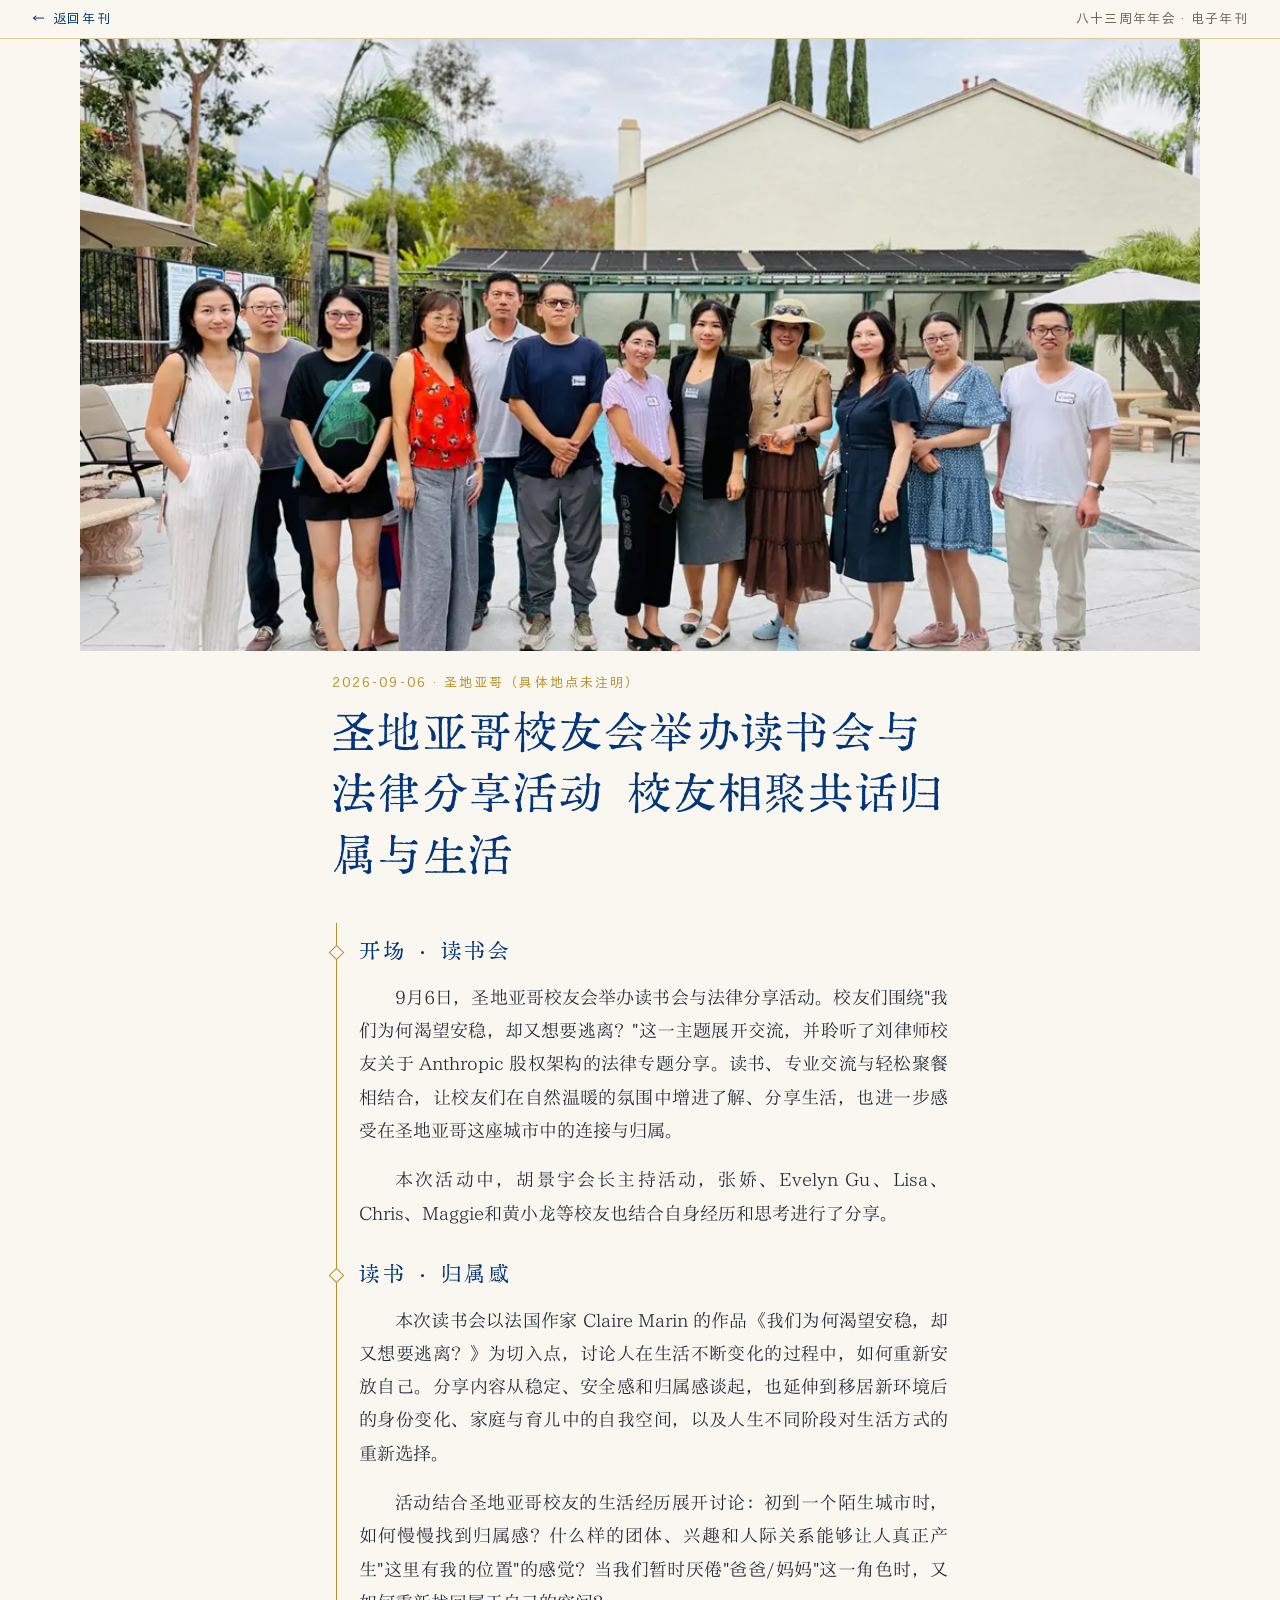
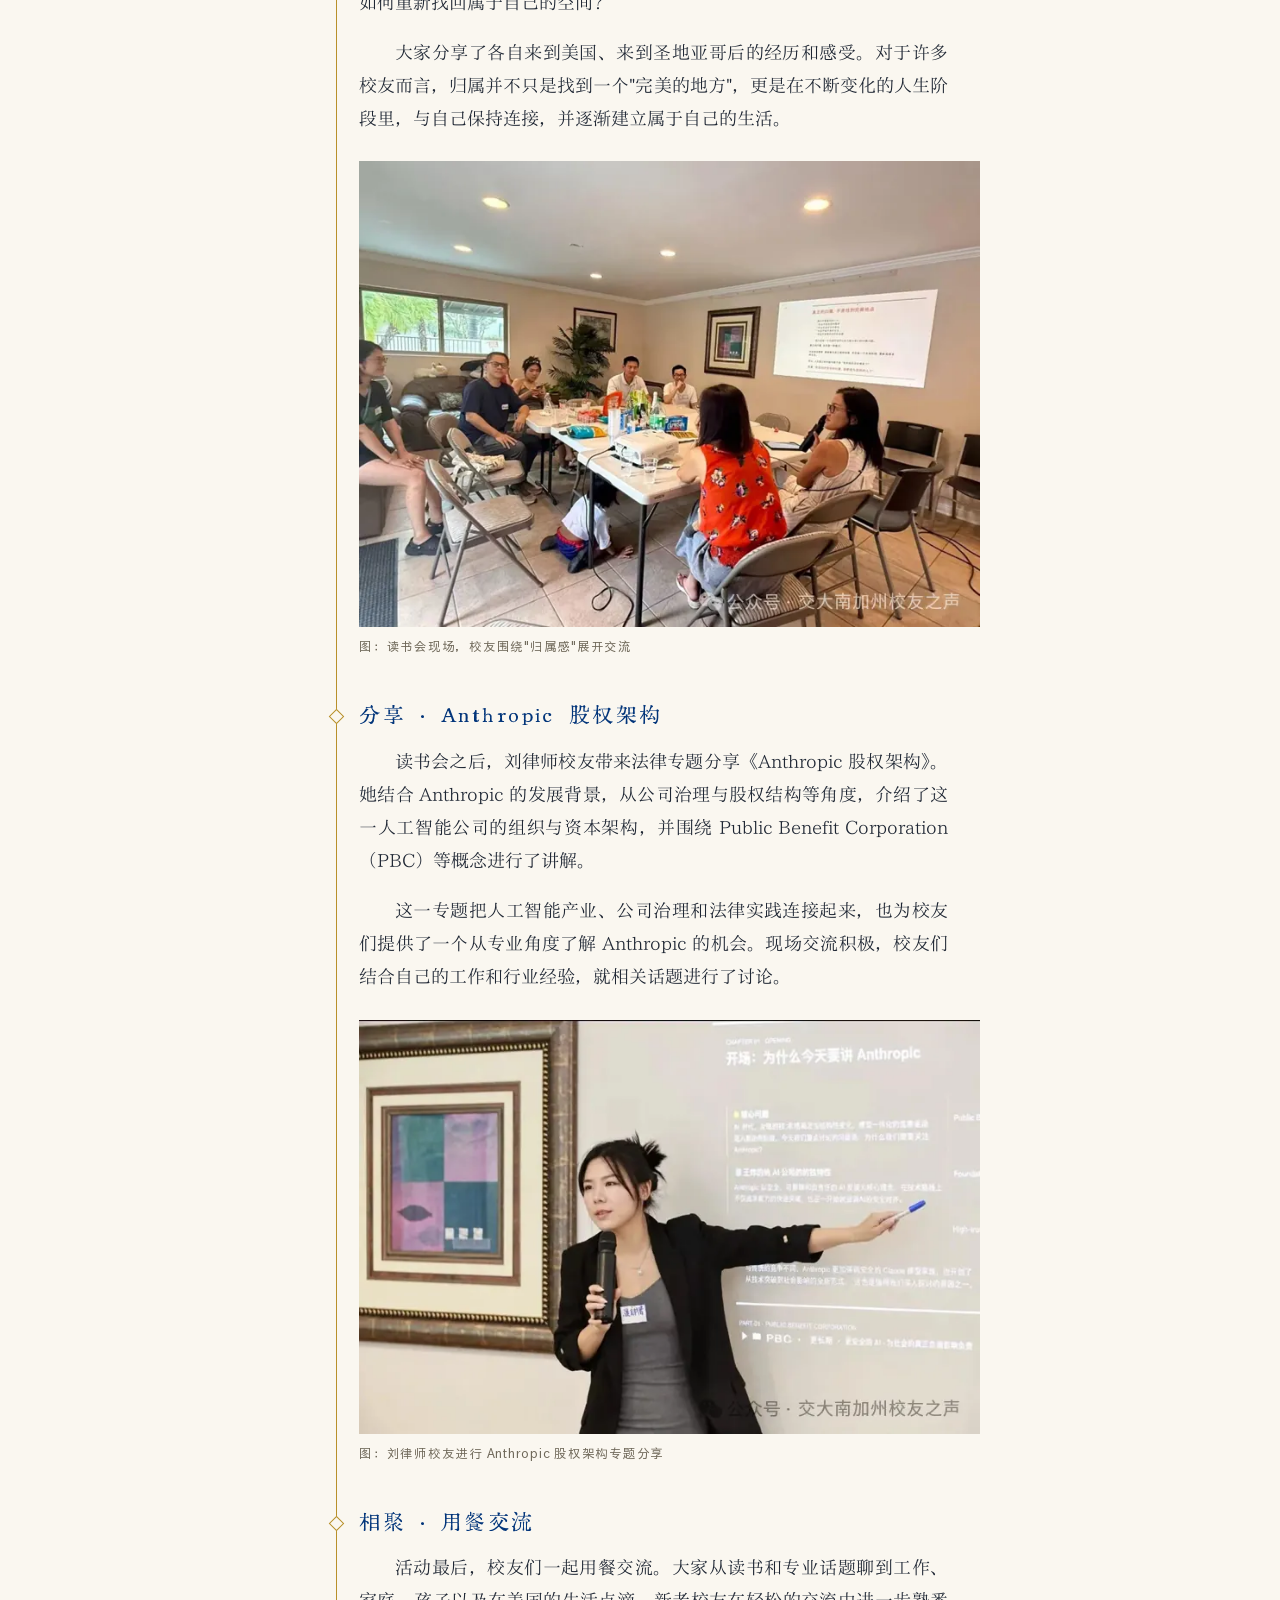
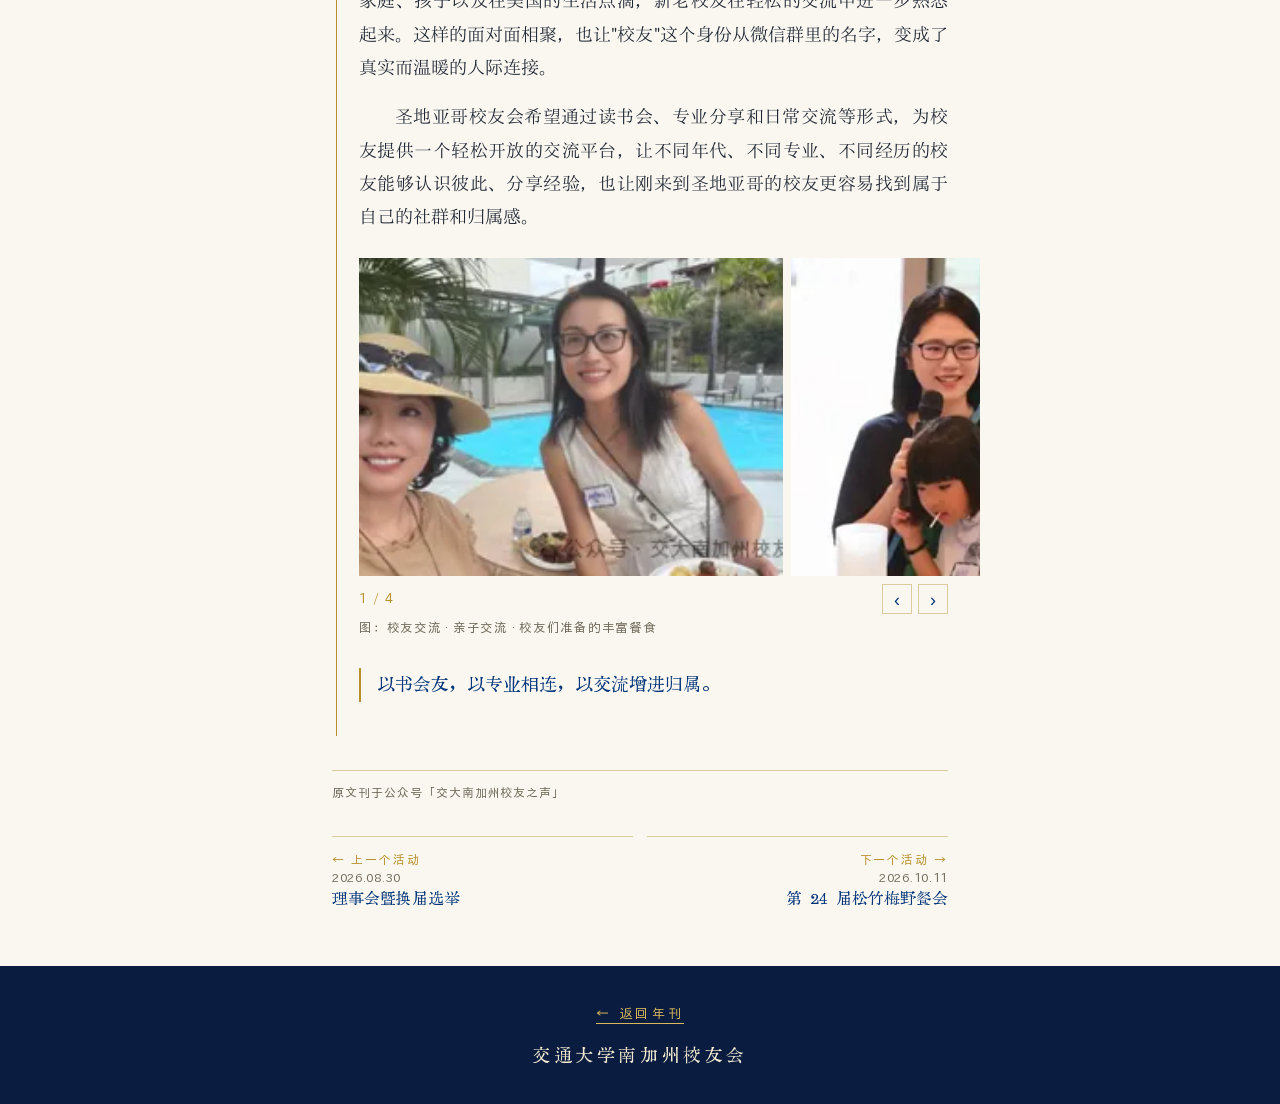
<file: events/sandiego-dushuhui-2026.html>
<!doctype html>
<html lang="zh-CN">
<head>
<meta charset="utf-8">
<meta name="viewport" content="width=device-width,initial-scale=1,viewport-fit=cover">
<title>圣地亚哥校友会举办读书会与法律分享活动 校友相聚共话归属与生活 · 交通大学南加州校友会</title>
<meta name="description" content="2026-09-06 · 圣地亚哥（具体地点未注明）">
<meta name="theme-color" content="#0A1C3F">
<link rel="stylesheet" href="../assets/fonts.css" media="print" onload="this.media='all'"><noscript><link rel="stylesheet" href="../assets/fonts.css"></noscript>
<style>
/* 电子年刊 · 网页版（手机优先）
   颜色、字体照「设计规范.md」：海军蓝主色、金色细线点缀、中国红只做印章。
   不用圆角卡片、阴影、渐变按钮；章节靠大标题、留白和细金线分隔。 */
:root{
  --navy:#02357A; --deep:#0A1C3F; --ink:#1E2633; --muted:#6E6758;
  --gold:#B8902A; --gold-l:#D9B85C; --gold-line:#DCCB9C; --paper:#FAF7F0; --sheet:#FFFDF8;
  --red:#B3202A;
  --f-display:"Display","Songti SC","Noto Serif SC",serif;
  --f-text:"ZhiSong","Songti SC","Noto Serif SC",serif;
  --f-ui:"XiHei","PingFang SC","Noto Sans SC",sans-serif;
  --f-brush:"Brush","Display",serif;
  --gut:20px; --col:680px;
}
*{box-sizing:border-box}
html{-webkit-text-size-adjust:100%;scroll-behavior:smooth;scroll-padding-top:12px}
body{margin:0;background:var(--paper);color:var(--ink);font:17px/1.85 var(--f-text);-webkit-font-smoothing:antialiased}
img{max-width:100%;display:block}
a{color:var(--navy);text-decoration-color:var(--gold-line);text-underline-offset:3px}
h1,h2,h3,h4,p,figure,blockquote,ol,ul,dl,dd{margin:0}
ol,ul{padding:0;list-style:none}
main{overflow:hidden}

/* ── 章节通用 ── */
.sec,.ads{max-width:var(--col);margin:0 auto;padding:72px var(--gut) 24px}
.ch{margin-bottom:40px}
.ch-kicker{font:13px/1.4 var(--f-ui);letter-spacing:.32em;color:var(--gold);margin-bottom:10px}
.ch-title{font:400 46px/1.15 var(--f-display);color:var(--navy);letter-spacing:.06em;display:flex;align-items:center;gap:14px}
.ch-sub{margin-top:14px;padding-top:12px;border-top:1px solid var(--gold-line);font:13px/1.7 var(--f-ui);letter-spacing:.12em;color:var(--muted);display:flex;flex-wrap:wrap;column-gap:1.4em}
.seal{display:inline-flex;align-items:center;justify-content:center;width:34px;height:34px;background:var(--red);color:#FFF6E8;font:400 19px/1 var(--f-display);border-radius:3px;transform:rotate(-4deg)}

/* ── 目录 ── */
.toc-btn{position:fixed;top:max(12px,env(safe-area-inset-top));right:12px;z-index:20;border:1px solid var(--gold);background:var(--deep);color:#F2E3B8;font:14px/1 var(--f-ui);letter-spacing:.3em;padding:10px 10px 10px 14px;cursor:pointer;opacity:0;pointer-events:none;transition:opacity .25s}
.toc-btn.show{opacity:1;pointer-events:auto}
.toc{position:fixed;inset:0;z-index:30;background:var(--deep);color:#F4EBD3;overflow:auto}
.toc-in{max-width:var(--col);margin:0 auto;padding:64px 28px 40px}
.toc-h{display:flex;flex-direction:column;gap:4px;font:13px/1.6 var(--f-ui);letter-spacing:.24em;color:var(--gold-l);padding-bottom:18px;border-bottom:1px solid rgba(217,184,92,.4);margin-bottom:12px}
.toc li a{display:flex;align-items:baseline;gap:18px;padding:13px 0;color:#F6EEDA;text-decoration:none;font:400 26px/1.3 var(--f-display);letter-spacing:.08em;border-bottom:1px solid rgba(217,184,92,.16)}
.toc li a i{font:13px/1 var(--f-ui);font-style:normal;color:var(--gold-l);letter-spacing:.1em;width:22px}
.toc-close{margin-top:28px;background:none;border:1px solid rgba(217,184,92,.6);color:var(--gold-l);font:14px/1 var(--f-ui);letter-spacing:.3em;padding:12px 16px 12px 20px;cursor:pointer}
body.toc-open{overflow:hidden}

/* ── 封面 ── */
.cover{position:relative;min-height:100vh;min-height:100svh;color:#fff;display:flex;flex-direction:column;overflow:hidden;background:#021A44}
.cv-bg{position:absolute;inset:0;background-size:cover;background-position:center 78%}
.cv-bg::after{content:"";position:absolute;inset:0;background:linear-gradient(180deg,rgba(2,22,60,.55) 0%,rgba(2,22,60,.08) 38%,rgba(2,22,60,.25) 70%,rgba(2,18,48,.78) 100%)}
.cv-top,.cv-main,.cv-foot{position:relative;z-index:1}
.cv-top{display:flex;align-items:center;justify-content:space-between;gap:16px;padding:max(22px,env(safe-area-inset-top)) var(--gut) 0}
.cv-emblem{width:64px}
.cv-schools{width:min(58vw,300px)}
.cv-main{flex:1;display:flex;flex-direction:column;justify-content:center;padding:30px var(--gut) 10px}
.cv-year{font:400 22px/1 var(--f-display);letter-spacing:.3em;color:var(--gold-l)}
.cv-title{margin-top:12px;white-space:nowrap;font:400 clamp(36px,10.6vw,84px)/1.08 var(--f-display);letter-spacing:.06em;background:linear-gradient(180deg,#FFF4C8,#F2D47C 40%,#C8982C 78%,#F6E0A0);-webkit-background-clip:text;background-clip:text;color:transparent;filter:drop-shadow(0 2px 4px rgba(0,10,40,.45))}
.cv-org{margin-top:16px;font:15px/1.6 var(--f-ui);letter-spacing:.42em;color:#E9EEF7}
.cv-130{margin-top:34px;width:min(62vw,300px)}
.cv-130 svg{display:block;width:100%;height:auto}
.cv-years{display:flex;align-items:center;gap:12px;margin-top:6px;font:400 17px/1 var(--f-display);color:var(--gold-l);letter-spacing:.14em}
.cv-years i{flex:1;max-width:80px;border-top:1px solid var(--gold-l)}
.cv-couplet{margin-top:34px;font:400 clamp(24px,7vw,40px)/1.5 var(--f-brush);color:#F6DE9A;letter-spacing:.12em;text-shadow:0 2px 6px rgba(0,20,60,.5)}
.cv-couplet div:nth-child(2){padding-left:2em}
.cv-foot{padding:18px var(--gut) max(22px,env(safe-area-inset-bottom));font:13px/1.7 var(--f-ui);letter-spacing:.14em;color:#DCE4F2}
.cv-down{display:inline-block;margin-top:14px;color:var(--gold-l);text-decoration:none;letter-spacing:.4em;border-bottom:1px solid var(--gold-l);padding-bottom:4px}

/* ── 贺信 ── */
.letter{background:var(--sheet);border:1px solid #E8DFC9;padding:28px 22px 26px;margin:0 calc(var(--gut) * -0.4) 40px}
.lt-head{margin:-6px 0 22px;padding-bottom:16px;border-bottom:1px solid #EFE6D2}
.lt-head img{max-height:84px;width:auto;margin:0 auto}
.lt-from{font:400 26px/1.35 var(--f-display);color:var(--navy);letter-spacing:.06em;margin-bottom:18px}
.lt-from span{display:block;margin-top:4px;font:14px/1.5 var(--f-ui);letter-spacing:.2em;color:var(--muted)}
.lt-body p{text-indent:2em;margin-bottom:.9em;text-align:justify}
.lt-body p.lt-greet{text-indent:0;font-weight:600}
.letter.trad .lt-body p{letter-spacing:.01em}
.lt-sign{position:relative;display:flex;justify-content:flex-end;margin-top:26px;padding:10px 0 6px}
.lt-sign-t{position:relative;z-index:1;text-align:right;font:15px/1.9 var(--f-text);color:var(--ink)}
.lt-seal{position:absolute;z-index:2;right:6px;top:50%;transform:translateY(-50%);width:112px;pointer-events:none}
.trad .lt-sign{padding-bottom:14px}
.trad .lt-seal{width:124px;right:auto;left:6%;top:auto;bottom:-4px;transform:none}
.lt-origs{display:flex;align-items:flex-end;flex-wrap:wrap;gap:12px 22px;margin-top:22px;padding-top:16px;border-top:1px solid #EFE6D2}
.lt-orig{display:flex;align-items:flex-end;gap:12px;text-decoration:none;color:var(--gold)}
.lt-thumb{width:58px;height:auto;border:1px solid #E3D8BF}
.lt-orig span,.lt-pdf{font:13px/1 var(--f-ui);letter-spacing:.24em;color:var(--gold);border-bottom:1px solid var(--gold-line);padding-bottom:4px;text-decoration:none}
/* 原件查看层 */
.viewer{position:fixed;inset:0;z-index:40;background:#0B1424;display:flex;flex-direction:column}
.viewer[hidden]{display:none}
.vw-bar{display:flex;align-items:center;gap:16px;padding:max(12px,env(safe-area-inset-top)) 14px 12px;color:#E9DFC4;font:13px/1.4 var(--f-ui);letter-spacing:.1em;border-bottom:1px solid rgba(217,184,92,.3)}
.vw-title{flex:1;min-width:0;overflow:hidden;text-overflow:ellipsis;white-space:nowrap}
.vw-dl{color:var(--gold-l);text-decoration:none;letter-spacing:.2em}
.vw-close{background:none;border:1px solid rgba(217,184,92,.6);color:var(--gold-l);font:13px/1 var(--f-ui);letter-spacing:.3em;padding:9px 10px 9px 14px;cursor:pointer}
.vw-scroll{flex:1;overflow:auto;-webkit-overflow-scrolling:touch;padding:14px 10px max(24px,env(safe-area-inset-bottom))}
.vw-scroll img{width:100%;max-width:900px;margin:0 auto;background:#fff;cursor:zoom-in}
.vw-scroll img.zoom{width:auto;max-width:none;cursor:zoom-out}

/* ── 校友来稿 ── */
.essay{padding-top:8px;margin-bottom:64px}
.essay + .essay{padding-top:40px;border-top:1px solid var(--gold-line)}
.es-title .nb{display:inline-block}
.es-no{font:400 15px/1 var(--f-display);color:var(--gold);letter-spacing:.1em}
.es-title{margin-top:10px;font:400 30px/1.4 var(--f-display);color:var(--navy);letter-spacing:.04em}
.es-by{margin:16px 0 28px;display:flex;align-items:center;gap:14px}
.es-av{width:56px;height:56px;border-radius:50%;object-fit:cover;flex:none;border:1px solid var(--gold-line)}
.es-by-t{display:flex;flex-direction:column;gap:1px}
.es-by b{font:400 18px/1.45 var(--f-display);color:var(--ink);letter-spacing:.12em;margin-bottom:2px}
.es-by span{font:13px/1.55 var(--f-ui);color:var(--muted);letter-spacing:.06em}
.es-by span.l2{color:var(--gold)}
.es-body p{text-indent:2em;margin-bottom:.85em;text-align:justify}
.es-fig{margin:26px calc(var(--gut) * -1) 28px}
.es-fig img{width:100%;height:auto}
.es-fig.tall{margin-left:0;margin-right:0}
.es-fig.tall img{width:auto;max-width:100%;max-height:78vh;margin:0 auto}
.es-fig figcaption{margin-top:8px;padding:0 var(--gut);font:12.5px/1.5 var(--f-ui);color:var(--muted);letter-spacing:.06em}
.es-fig.tall figcaption{padding:0;text-align:center}
@media (min-width:760px){.es-fig{margin-left:-40px;margin-right:-40px}.es-fig figcaption{padding:0 40px}.es-fig.tall{margin-left:0;margin-right:0}}

/* ── 致辞 ── */
.sp{margin-bottom:56px}
.sp-who{display:grid;grid-template-columns:42% 1fr;gap:18px;align-items:end;margin-bottom:22px}
.sp-photo{width:100%;aspect-ratio:4/5;object-fit:cover}
.sp-who figcaption{display:flex;flex-direction:column;gap:4px;padding-bottom:4px}
.sp-role{font:13px/1.4 var(--f-ui);letter-spacing:.32em;color:var(--gold)}
.sp-name{font:400 34px/1.2 var(--f-display);color:var(--navy);letter-spacing:.1em}
.sp-bio{font:12.5px/1.6 var(--f-ui);color:var(--muted)}
.sp-quote{font:400 21px/1.6 var(--f-display);color:var(--navy);padding:4px 0 18px;margin-bottom:18px;border-bottom:1px solid var(--gold-line)}
.sp-text p{text-indent:2em;margin-bottom:.8em;text-align:justify}
.sp-2 .sp-who{grid-template-columns:1fr 42%}
.sp-2 .sp-who .sp-photo{order:2}
.sp-2 .sp-who figcaption{text-align:right}
.sky{margin-top:24px;text-align:center;color:var(--gold)}
.sky-t{font:400 20px/1.2 var(--f-display);letter-spacing:.6em;text-indent:.6em;color:var(--navy);margin-bottom:14px}
.sky-art svg{display:block;width:100%;height:auto}
.sky-s{margin-top:10px;font:11px/1.6 var(--f-ui);letter-spacing:.2em;color:var(--muted)}

/* ── 节目单 ── */
.pg-sec{margin-bottom:30px}
.pg-h{display:flex;align-items:center;gap:12px;font:400 23px/1.3 var(--f-display);color:var(--navy);letter-spacing:.1em;margin-bottom:6px}
.pg-num{width:30px;height:30px;display:inline-flex;align-items:center;justify-content:center;border:1px solid var(--gold);color:var(--gold);font:400 16px/1 var(--f-display)}
.pg-list li{display:grid;grid-template-columns:62px 1fr;gap:12px;padding:11px 0;border-bottom:1px solid #ECE3CF}
.pg-list time{font:14px/1.9 var(--f-ui);color:var(--gold);letter-spacing:.04em}
.pg-item{display:block;line-height:1.6}
.pg-who{display:block;margin-top:2px;font:13px/1.5 var(--f-ui);color:var(--muted)}

/* ── 奖品 ── */
.pz-tier{margin-bottom:38px}
.pz-h{display:flex;align-items:baseline;justify-content:space-between;font:400 26px/1.3 var(--f-display);color:var(--navy);letter-spacing:.14em;padding-bottom:8px;border-bottom:1px solid var(--gold-line);margin-bottom:18px}
.pz-h em{font:13px/1 var(--f-ui);font-style:normal;color:var(--gold);letter-spacing:.2em}
.pz-items{display:grid;grid-template-columns:1fr 1fr;gap:26px 18px}
.pz-items.n1{grid-template-columns:1fr}
.pz-items.n1 .pz.cut .pz-pic{aspect-ratio:auto;max-width:62%;margin:0 auto}
.pz-items.n1 .pz.cut figcaption{text-align:center}
.pz-1 .pz-items .pz-pic{aspect-ratio:16/9}
.pz-pic{aspect-ratio:1/1;display:flex;align-items:center;justify-content:center}
.pz.cut .pz-pic img{max-height:100%;width:auto;object-fit:contain}
.pz.photo .pz-pic img{width:100%;height:100%;object-fit:cover}
.pz figcaption{margin-top:10px;display:flex;flex-direction:column}
.pz figcaption b{font-weight:400;font-size:16px;line-height:1.5;color:var(--ink)}
.pz figcaption span{font:12.5px/1.5 var(--f-ui);color:var(--muted)}
.pz figcaption em{font:13px/1.6 var(--f-ui);font-style:normal;color:var(--gold);letter-spacing:.1em}

/* ── 年度回顾 ── */
.rv-lead{margin:0 calc(var(--gut) * -1) 36px}
.rv-hero{position:relative}
.rv-hero img{width:100%;aspect-ratio:4/3;object-fit:cover}
.rv-badge{position:absolute;left:var(--gut);bottom:-18px;background:var(--deep);color:#F4EBD3;padding:12px 16px;display:flex;flex-direction:column;gap:2px;max-width:82%}
.rv-badge span{font:13px/1.5 var(--f-ui);letter-spacing:.06em}
.rv-badge b{font:400 22px/1.3 var(--f-display);color:var(--gold-l);letter-spacing:.12em}
.rv-lead-t{padding:22px var(--gut) 0}
.rv-赛场 .rv-lead-t{padding-top:36px}
.rv-kick{font:13px/1.4 var(--f-ui);letter-spacing:.32em;color:var(--red);margin-bottom:6px}
.rv-when{font:13px/1.6 var(--f-ui);letter-spacing:.1em;color:var(--gold)}
.rv-lead-t h3{font:400 28px/1.35 var(--f-display);color:var(--navy);margin:6px 0 10px}
.rv-lead-t blockquote{font:400 19px/1.6 var(--f-display);color:var(--navy);margin-bottom:10px}
.rv-lead-t p{text-align:justify}
.rv-items{display:flex;flex-direction:column;gap:34px}
.rv-item figure{position:relative;margin-bottom:12px}
.rv-item figure img{width:100%;aspect-ratio:3/2;object-fit:cover}
.rv-item.sq figure img{aspect-ratio:auto;max-width:440px}
.rv-res{position:absolute;right:0;bottom:0;background:var(--red);color:#FFF4E2;font:400 15px/1 var(--f-display);letter-spacing:.12em;padding:9px 12px}
.rv-date{display:flex;align-items:baseline;gap:8px;margin-bottom:2px}
.rv-date b{font:400 20px/1.2 var(--f-display);color:var(--gold)}
.rv-date span{font:12px/1 var(--f-ui);color:var(--muted);letter-spacing:.1em}
.rv-item h3{font:400 22px/1.4 var(--f-display);color:var(--navy);margin-bottom:6px}
.rv-item p{text-align:justify}
/* 杂志：两条小新闻左右交错（宽屏） */
.rv-year{margin-top:44px;padding-top:18px;border-top:1px solid var(--gold-line)}
.rv-year-h{font:400 22px/1.3 var(--f-display);color:var(--navy);letter-spacing:.2em;margin-bottom:16px}
.rv-year ol{position:relative;padding-left:22px}
.rv-year ol::before{content:"";position:absolute;left:5px;top:8px;bottom:8px;border-left:1px solid var(--gold)}
.rv-year li{position:relative;display:grid;grid-template-columns:86px 1fr;align-items:baseline;padding:7px 0}
.rv-year li::before{content:"";position:absolute;left:-21px;top:16px;width:9px;height:9px;border:1px solid var(--gold);background:var(--paper);transform:rotate(45deg)}
.rv-year li.hi::before,.rv-year li.end::before{background:var(--red);border-color:var(--red)}
.rv-year time{font:11px/1 var(--f-ui);color:var(--muted);letter-spacing:.06em}
.rv-year time b{font:400 17px/1 var(--f-display);color:var(--gold);margin-left:6px}
.rv-year li.end span{color:var(--red)}

/* ── 历任会长 ── */
.pr-origin{display:grid;grid-template-columns:auto 1fr;gap:18px;align-items:center;padding:18px 0;border-top:1px solid var(--gold-line);border-bottom:1px solid var(--gold-line);margin-bottom:34px}
.pr-o-year{font:400 44px/1 var(--f-display);color:var(--gold)}
.pr-o-names{display:flex;flex-wrap:wrap;gap:4px 14px;font:400 19px/1.4 var(--f-display);color:var(--navy);letter-spacing:.1em}
.pr-origin p{font:13px/1.6 var(--f-ui);color:var(--muted);margin-top:4px}
.pr-band{margin-bottom:34px}
.pr-band-h{font:400 22px/1.2 var(--f-display);color:var(--gold);letter-spacing:.12em;margin-bottom:14px}
.pr-grid{display:grid;grid-template-columns:repeat(3,minmax(0,1fr));gap:18px 12px}
.pr-p img{width:100%;aspect-ratio:4/5;object-fit:cover;background:#E9E3D6}
.pr-p figcaption,.pr-text li{display:flex;flex-direction:column;margin-top:8px}
.pr-p b,.pr-text b{font:400 18px/1.3 var(--f-display);color:var(--navy);letter-spacing:.06em}
.pr-p span,.pr-text span{font:11.5px/1.5 var(--f-ui);color:var(--muted)}
.pr-p em,.pr-text em{font:11.5px/1.5 var(--f-ui);font-style:normal;color:var(--gold)}
.pr-text{display:grid;grid-template-columns:repeat(2,minmax(0,1fr));gap:4px 18px;margin-top:16px}
.pr-text li{padding:8px 0;border-top:1px solid #ECE3CF}

/* ── 团队 ── */
.team h3{font:400 24px/1.3 var(--f-display);color:var(--navy);letter-spacing:.16em;margin-bottom:12px}
.team h4{font:13px/1.4 var(--f-ui);letter-spacing:.32em;color:var(--gold);margin:22px 0 8px}
.tg-hon{padding-bottom:28px;margin-bottom:30px;border-bottom:1px solid var(--gold-line)}
.tg-note{font:13px/1.5 var(--f-ui);color:var(--muted);margin:-6px 0 14px;letter-spacing:.06em}
.tg-hon ul{display:grid;grid-template-columns:repeat(4,minmax(0,1fr));gap:10px 8px}
.tg-hon li{font:400 18px/1.4 var(--f-display);color:var(--ink);letter-spacing:.06em}
.tg-exec{display:grid;grid-template-columns:1fr 1fr;gap:14px 16px}
.tg-exec div{border-top:1px solid #ECE3CF;padding-top:8px}
.tg-exec dt{font:12px/1.5 var(--f-ui);letter-spacing:.2em;color:var(--gold)}
.tg-exec dd{font:400 21px/1.4 var(--f-display);color:var(--navy)}
.tg-names{display:grid;grid-template-columns:repeat(3,minmax(0,1fr));gap:10px 12px}
.tg-names li{display:flex;flex-direction:column}
.tg-names b{font:400 18px/1.4 var(--f-display);color:var(--ink)}
.tg-names span{font:12px/1.4 var(--f-ui);color:var(--muted)}
.tg-clubs{margin-top:36px}
.tg-clubs dl div{display:grid;grid-template-columns:96px 1fr;gap:12px;padding:12px 0;border-top:1px solid #ECE3CF}
.tg-clubs dt{font:400 17px/1.5 var(--f-display);color:var(--navy)}
.tg-clubs dd b{display:block;font-weight:400}
.tg-clubs dd span{display:block;font:13px/1.6 var(--f-ui);color:var(--muted)}

/* ── 赞助商广告 ── */
.ads{padding-top:56px}
.ads-label{font:12px/1 var(--f-ui);letter-spacing:.4em;color:var(--muted);margin-bottom:6px}
.ad{position:relative;padding:28px 0 30px;border-top:1px solid var(--gold-line)}
.ad + .ad{margin-top:0}
.ad-head{display:flex;align-items:flex-start;justify-content:space-between;gap:16px}
.ad-logo{height:auto;max-width:min(100%,280px)}
.ad-logo.center{margin:0 auto}
.ad-logo.sm{max-width:180px}
.ad-badge{display:flex;flex-direction:column;align-items:flex-end;font:12px/1.4 var(--f-ui);color:var(--muted)}
.ad-badge b{font:400 16px/1.3 var(--f-display);color:var(--navy)}
.ad-name{margin-top:14px;font:400 23px/1.4 var(--f-display);color:var(--navy);letter-spacing:.04em}
.ad-name span{margin-left:.6em;font:14px/1 var(--f-ui);color:var(--muted)}
.ad-subname{margin-top:4px;font:14px/1.5 var(--f-ui);letter-spacing:.14em;color:var(--gold)}
.ad-en{margin-top:8px;font:12px/1.5 var(--f-ui);letter-spacing:.16em;text-transform:uppercase;color:var(--navy)}
.ad-hero{margin:22px 0 6px}
.ad-hero div{font:400 clamp(25px,7.2vw,34px)/1.45 var(--f-display);color:var(--navy);letter-spacing:.03em}
.ad-hero span{display:block;margin-top:10px;font:13px/1.4 var(--f-ui);letter-spacing:.32em;color:var(--gold)}
.ad-tag{margin-top:12px;color:var(--gold);font-size:15.5px;line-height:1.6}
.ad-tag.big{font:400 22px/1.5 var(--f-display);color:var(--navy)}
.ad-desc{margin-top:12px;text-align:justify}
.ad-person{display:grid;grid-template-columns:96px 1fr;gap:16px;align-items:center;margin-top:18px}
.ad-person img{width:96px;height:96px;border-radius:50%;object-fit:cover}
.ad-person b{display:block;font:400 20px/1.4 var(--f-display);color:var(--navy)}
.ad-person em{display:block;font:13px/1.5 var(--f-ui);font-style:normal;color:var(--gold)}
.ad-person span{display:block;font-size:14.5px;line-height:1.6}
.ad-cut{display:block;width:auto;max-width:62%;max-height:min(52vh,440px);object-fit:contain;margin:16px 0 0 auto}   /* 10-31 竖长图（DMG 喷淋）在电脑上会撑满屏幕：限高 */
.ad-stats{display:flex;margin-top:18px;border-top:1px solid #ECE3CF;border-bottom:1px solid #ECE3CF}
.ad-stats div{flex:1;padding:12px 8px}
.ad-stats div + div{border-left:1px solid #ECE3CF}
.ad-stats b{display:block;font:400 22px/1.2 var(--f-display);color:var(--navy)}
.ad-stats span{font:12px/1.4 var(--f-ui);color:var(--muted)}
.ad-tiles{margin-top:16px;counter-reset:t}
.ad-tiles li{display:grid;grid-template-columns:30px 1fr;padding:8px 0;border-top:1px solid #ECE3CF;counter-increment:t}
.ad-tiles li::before{content:counter(t,decimal-leading-zero);font:12px/1.9 var(--f-ui);color:var(--gold)}
.ad-tiles li b{font-weight:400}
.ad-tiles li span{grid-column:2;font:13px/1.5 var(--f-ui);color:var(--muted)}
.ad-cols{display:grid;grid-template-columns:repeat(auto-fit,minmax(130px,1fr));gap:12px;margin-top:16px}
.ad-cols b{display:block;font:13px/1.6 var(--f-ui);letter-spacing:.2em;color:var(--gold)}
.ad-cols span{display:block;font-size:15px;line-height:1.6}
.ad-kv{margin-top:16px}
.ad-kv div{display:grid;grid-template-columns:5.6em 1fr;gap:12px;padding:8px 0;border-top:1px solid #ECE3CF}
.ad-kv dt{font:13px/1.95 var(--f-ui);letter-spacing:.12em;color:var(--gold)}
.ad-kv dd{font-size:15.5px;line-height:1.7}
.ad-list-h{margin-top:18px;font:13px/1.4 var(--f-ui);letter-spacing:.24em;color:var(--gold)}
.ad-list{margin-top:8px}
.ad-list li{position:relative;padding:5px 0 5px 16px;font-size:15.5px;line-height:1.6}
.ad-list li::before{content:"";position:absolute;left:0;top:15px;width:6px;height:6px;border:1px solid var(--gold);transform:rotate(45deg)}
.ad-list.two{display:grid;grid-template-columns:1fr 1fr;column-gap:16px}
.ad-chips{display:flex;flex-wrap:wrap;gap:6px 18px;margin-top:12px;font:14px/1.6 var(--f-ui);color:var(--navy);letter-spacing:.06em}
.ad-steps{margin-top:16px}
.ad-steps li{display:grid;grid-template-columns:34px 1fr;gap:10px;padding:8px 0;border-top:1px solid #ECE3CF}
.ad-steps i{font:400 20px/1.3 var(--f-display);font-style:normal;color:var(--gold)}
.ad-steps b{display:block;font-weight:400;color:var(--navy)}
.ad-steps span{font:13.5px/1.6 var(--f-ui);color:var(--muted)}
.ad-more{color:var(--muted);font-size:15px}
.ad-close{margin-top:14px;font:400 19px/1.6 var(--f-display);color:var(--navy)}
.ad-imgs{display:grid;gap:8px;margin-top:18px}
.ad-imgs.n2{grid-template-columns:1fr 1fr}
.ad-imgs.n3{grid-template-columns:repeat(3,1fr)}
.ad-imgs img{width:100%;aspect-ratio:3/2;object-fit:cover}
.ad-imgs.n1 img{aspect-ratio:16/10}
.ad-imgs.whole img{object-fit:contain;background:#fff;aspect-ratio:1/1}
.ad-imgs figcaption{margin-top:6px;font:12px/1.5 var(--f-ui);color:var(--muted)}
.ad-sign{margin-top:14px;text-align:right;font:15px/1.6 var(--f-text)}
.ad-call{margin-top:18px;font:400 26px/1.3 var(--f-ui);letter-spacing:.02em}
.ad-call a{text-decoration:none;color:var(--navy)}
.ad-call i{display:block;font:12px/1.6 var(--f-ui);font-style:normal;letter-spacing:.2em;color:var(--gold)}
.ad-call span{display:block;font:14px/1.6 var(--f-text);color:var(--muted)}
.ad-contact{margin-top:10px;font:14px/1.7 var(--f-ui);color:var(--muted)}
.ad-contact a{color:var(--navy)}
.ad-links{display:flex;flex-wrap:wrap;gap:10px 22px;margin-top:16px}
.ad-web{font:14px/1.4 var(--f-ui);letter-spacing:.06em;color:var(--navy);text-decoration:none;border-bottom:1px solid var(--gold);padding-bottom:3px}
.ad-web::after{content:" ↗";color:var(--gold)}
.ad-offices{display:grid;gap:12px;margin-top:18px;font:14px/1.6 var(--f-ui);color:var(--muted)}
.ad-offices b{display:block;color:var(--navy);font-weight:400}
/* 贺词（总会） */
.ad-wish{text-align:center;padding-top:34px}
.wish{margin-top:18px;color:var(--navy);font-family:var(--f-display);letter-spacing:.1em}
.wish .w-小{font-size:16px;color:var(--gold)}
.wish .w-中{font-size:19px;line-height:1.8}
.wish .w-大{font-size:30px;line-height:1.45}
.wish-motto{margin-top:16px;font:13px/1 var(--f-ui);letter-spacing:.4em;color:var(--gold)}
.wish-sign{margin-top:18px;font:15px/1.6 var(--f-text)}
.wish-sign span{display:block;font:11px/1.6 var(--f-ui);color:var(--muted);letter-spacing:.06em}
/* 校友名字 */
.ad-kick{font:13px/1.4 var(--f-ui);letter-spacing:.3em;color:var(--gold)}
.names{display:flex;flex-wrap:wrap;align-items:center;gap:18px 34px;margin:18px 0 10px}
.names img{height:44px;width:auto}
.ad-thanks{font:14px/1.6 var(--f-ui);color:var(--muted);letter-spacing:.1em}
/* 分会专页 */
.ad-big{font:400 32px/1.3 var(--f-display);color:var(--navy);letter-spacing:.08em;margin-top:6px}
.ad-chief{display:grid;grid-template-columns:38% 1fr;gap:16px;margin-top:18px;align-items:start}
.ad-chief img{width:100%;aspect-ratio:4/5;object-fit:cover}
.ad-chief b{display:block;font:400 24px/1.3 var(--f-display);color:var(--navy);margin-top:4px}
.ad-chief em{display:block;font:13px/1.5 var(--f-ui);font-style:normal;color:var(--muted)}
.ad-chief p{margin-top:8px;font-size:14.5px;line-height:1.7}
.ad-sub-h{margin-top:22px;font:400 20px/1.3 var(--f-display);color:var(--navy);letter-spacing:.14em}
/* 整页广告 / 封底 */
.fp-hero,.bk-hero{width:calc(100% + 2 * var(--gut));max-width:none;margin:14px calc(var(--gut) * -1) 0;aspect-ratio:16/10;object-fit:cover}
.bk-open{margin-top:12px;font:13px/1.4 var(--f-ui);letter-spacing:.24em;color:var(--red)}
.bk-close{margin-top:12px;font:400 20px/1.6 var(--f-display);color:var(--navy)}
.bk-sis{margin-top:20px}
.bk-sis h3{font:13px/1.4 var(--f-ui);letter-spacing:.3em;color:var(--gold);font-weight:400}
.bk-s-name{display:block;margin-top:12px;font:400 20px/1.4 var(--f-display);color:var(--navy)}
.bk-s-name span{display:block;font:12px/1.4 var(--f-ui);color:var(--muted);letter-spacing:.1em}

/* ── 页脚 ── */
.foot{margin-top:60px;background:var(--deep);color:#DCE4F2;text-align:center;padding:48px var(--gut) max(48px,env(safe-area-inset-bottom));font:13px/1.8 var(--f-ui);letter-spacing:.12em}
.foot-org{font:400 22px/1.4 var(--f-display);color:#F4EBD3;letter-spacing:.2em}
.foot-en{font-size:11px;letter-spacing:.06em;color:#9FB0CC}
.foot-m{margin-top:16px;color:var(--gold-l);letter-spacing:.4em}
.foot-y{color:#9FB0CC}
.foot-top{display:inline-block;margin-top:20px;color:var(--gold-l);text-decoration:none;border-bottom:1px solid var(--gold-l);padding-bottom:3px;letter-spacing:.3em}

/* ── 宽屏（平板、电脑） ── */
@media (min-width:760px){
  :root{--gut:32px}
  body{font-size:18px}
  .sec,.ads{padding-top:96px}
  .ch-title{font-size:60px}
  .cover{min-height:100vh}
  .cv-main{padding-left:8vw}
  .cv-emblem{width:84px}
  .letter{margin:0 0 48px;padding:44px 52px 40px}
  .rv-lead{margin-left:-80px;margin-right:-80px}
  .rv-hero img{aspect-ratio:16/9}
  .rv-lead-t{padding-left:80px;padding-right:80px}
  .rv-items{display:grid;grid-template-columns:1fr 1fr;gap:40px 28px}
  .rv-专题 .rv-items{grid-template-columns:1fr}
  .rv-专题 .rv-item{display:grid;grid-template-columns:1fr 1fr;gap:24px;align-items:start}
  .rv-专题 .rv-item:nth-child(even) figure{order:2}
  .pr-grid{grid-template-columns:repeat(4,minmax(0,1fr))}
  .tg-hon ul{grid-template-columns:repeat(6,minmax(0,1fr))}
  .pz-items{grid-template-columns:repeat(3,1fr)}
  .pz-items.n1{grid-template-columns:1fr}
  .ad-offices{grid-template-columns:repeat(3,1fr)}
  .fp-hero,.bk-hero{width:100%;margin-left:0;margin-right:0}
}
@media (min-width:1100px){
  .rv-lead{margin-left:-160px;margin-right:-160px}
  .rv-lead-t{padding-left:160px;padding-right:160px}
}

/* ══════════ 活动详情页（二级页面） ══════════ */
.ev-bar{position:sticky;top:0;z-index:10;display:flex;justify-content:space-between;align-items:center;gap:12px;padding:max(10px,env(safe-area-inset-top)) var(--gut) 10px;background:rgba(250,247,240,.96);border-bottom:1px solid var(--gold-line);font:13px/1.4 var(--f-ui);letter-spacing:.1em;color:var(--muted)}
.ev-bar a{color:var(--navy);text-decoration:none;letter-spacing:.14em}
.ev-kick{font:13px/1.5 var(--f-ui);letter-spacing:.16em;color:var(--gold)}
.ev-title{margin-top:10px;font:400 30px/1.4 var(--f-display);color:var(--navy);letter-spacing:.03em}
.ev-host{margin-top:10px;font:12.5px/1.6 var(--f-ui);color:var(--muted)}
.ev-lead{margin:22px 0 4px;font-size:18.5px;line-height:1.9;color:var(--ink);text-align:justify}
.ev-p{text-indent:2em;margin:0 0 .9em;text-align:justify}
.ev-p b{font-weight:600;color:var(--navy)}
.ev-src{margin-top:34px;padding-top:12px;border-top:1px solid var(--gold-line);font:12px/1.6 var(--f-ui);color:var(--muted);letter-spacing:.08em}
.ev-pic{display:block;cursor:zoom-in}
.ev-pic img{width:100%;height:auto}
.ev-figs{margin:26px 0 30px;display:grid;gap:6px}
.ev-figs figcaption{margin-top:4px;font:12.5px/1.6 var(--f-ui);color:var(--muted);letter-spacing:.06em}
.ev-figs.n3{grid-template-columns:1fr 1fr}.ev-figs.n3 .ev-pic:first-child{grid-column:1/-1}
.ev-figs.n3 .ev-pic:not(:first-child) img{aspect-ratio:1/1;object-fit:cover}
.ev-figs .ev-pic.tall img{max-height:80vh;width:auto;max-width:100%;margin:0 auto}
.ev-foot{margin-top:40px;background:var(--deep);color:#DCE4F2;text-align:center;padding:36px var(--gut) max(36px,env(safe-area-inset-bottom));font:13px/1.8 var(--f-ui);letter-spacing:.12em}
.ev-foot a{color:var(--gold-l);text-decoration:none;border-bottom:1px solid var(--gold-l);padding-bottom:3px;letter-spacing:.24em}
.ev-foot-org{margin-top:18px;font:400 18px/1.4 var(--f-display);color:#F4EBD3;letter-spacing:.2em}
/* A 图文长卷 */
.evA-hero img{width:100%;aspect-ratio:4/3;object-fit:cover}
.evA-hero-cap{padding:8px var(--gut) 0;font:12.5px/1.6 var(--f-ui);color:var(--muted);letter-spacing:.06em}
.evA{padding-top:28px}
.evA .ev-figs.bleed{margin-left:calc(var(--gut) * -1);margin-right:calc(var(--gut) * -1)}
.evA .ev-figs.bleed figcaption{padding:0 var(--gut)}
/* B 相册 */
.evB-head{padding-top:36px;padding-bottom:10px}
.evB-more{margin-top:14px}
.evB-more summary{display:inline-block;cursor:pointer;list-style:none;font:13px/1 var(--f-ui);letter-spacing:.3em;color:var(--gold);border-bottom:1px solid var(--gold-line);padding-bottom:5px;margin-bottom:16px}
.evB-more summary::-webkit-details-marker{display:none}
.evB-more[open] summary{display:none}
.evB-gal{max-width:980px;margin:0 auto;padding:10px 6px 20px}
.evB-count{padding:0 calc(var(--gut) - 6px) 12px;font:12.5px/1.5 var(--f-ui);color:var(--muted);letter-spacing:.1em}
.evB-grid{display:grid;grid-template-columns:1fr 1fr;gap:6px}
.evB-grid .ev-pic img{aspect-ratio:1/1;object-fit:cover}
.evB-grid .ev-pic.g0{grid-column:1/-1}
.evB-grid .ev-pic.g0 img{aspect-ratio:3/2}
.evB-grid .ev-pic.tall img{max-height:none;width:100%}
/* C 这一天 */
.evC-hero{position:relative;color:#fff}
.evC-hero img{width:100%;height:78vh;height:78svh;object-fit:cover}
.evC-hero::after{content:"";position:absolute;inset:0;background:linear-gradient(180deg,rgba(2,22,60,0) 40%,rgba(2,18,48,.82) 100%)}
.evC-hero-t{position:absolute;z-index:1;left:var(--gut);right:var(--gut);bottom:26px}
.evC-hero .ev-kick{color:var(--gold-l)}
.evC-hero .ev-title{color:#FFF6E2;font-size:28px}
.evC{padding-top:36px}
.evC-ch{position:relative;padding-left:22px;border-left:1px solid var(--gold);margin-left:4px;padding-bottom:16px}
.evC-label{position:relative;margin:0 0 14px;font:400 21px/1.3 var(--f-display);color:var(--navy);letter-spacing:.12em}
.evC-label i{position:absolute;left:-28px;top:8px;width:11px;height:11px;background:var(--paper);border:1px solid var(--gold);transform:rotate(45deg)}
.evC-ch:first-child .evC-label i,.evC-ch:last-child .evC-label i{background:var(--red);border-color:var(--red)}
.evC .ev-figs{margin-right:calc(var(--gut) * -1)}
/* 照片查看层 */
.viewer.gal{background:#05090F}
.gal-stage{position:relative;flex:1;display:flex;align-items:center;justify-content:center;min-height:0;padding:8px}
.gal-stage img{max-width:100%;max-height:100%;object-fit:contain}
.gal-nav{position:absolute;top:50%;transform:translateY(-50%);width:44px;height:64px;border:0;background:rgba(10,20,36,.45);color:#F2E3B8;font:300 34px/1 var(--f-ui);cursor:pointer}
.gal-nav.prev{left:0}.gal-nav.next{right:0}
.gal-cap{padding:10px 16px max(18px,env(safe-area-inset-bottom));min-height:46px;color:#CFC6AE;font:13px/1.6 var(--f-ui);letter-spacing:.06em;text-align:center}
/* 年刊主页里的「阅读全文」 */
.rv-more{display:inline-block;margin-top:12px;font:13px/1 var(--f-ui);letter-spacing:.24em;color:var(--navy);text-decoration:none;border-bottom:1px solid var(--gold);padding-bottom:5px}
.rv-more::after{content:" →";color:var(--gold)}
@media (min-width:760px){
  .ev-title{font-size:40px}
  .evA-hero img{aspect-ratio:21/9}
  .evB-grid{grid-template-columns:repeat(3,1fr)}
  .evB-grid .ev-pic.g0{grid-column:span 2}
  .evC-hero .ev-title{font-size:44px}
}

/* 横滑组图（方向 C） */
.ev-swipe{margin:24px calc(var(--gut) * -1) 30px 0}
.sw-track{display:flex;gap:8px;overflow-x:auto;scroll-snap-type:x mandatory;-webkit-overflow-scrolling:touch;scrollbar-width:none;padding-right:var(--gut)}
.sw-track::-webkit-scrollbar{display:none}
.sw-slide{flex:0 0 86%;scroll-snap-align:start}
.sw-slide .ev-pic img{width:100%;aspect-ratio:4/3;object-fit:cover;max-height:none}
.sw-meta{display:flex;align-items:center;gap:12px;margin-top:8px;padding-right:var(--gut);font:12.5px/1.4 var(--f-ui);color:var(--muted);letter-spacing:.08em}
.sw-n{color:var(--gold);letter-spacing:.12em;min-width:3.2em}
.sw-hint{flex:1}
.ev-swipe.moved .sw-hint{visibility:hidden}
.sw-btns{display:none;gap:6px}
.sw-b{width:30px;height:30px;border:1px solid var(--gold-line);background:none;color:var(--navy);font:18px/1 var(--f-ui);cursor:pointer}
.ev-swipe figcaption{margin-top:4px;padding-right:var(--gut);font:12.5px/1.6 var(--f-ui);color:var(--muted);letter-spacing:.06em}
@media (hover:hover) and (pointer:fine){.sw-btns{display:flex}.sw-hint{visibility:hidden}}
@media (min-width:760px){.sw-slide{flex-basis:72%}}

.ev-quote{text-indent:0;margin:6px 0 18px;padding:2px 0 2px 16px;border-left:2px solid var(--gold);font:400 18px/1.7 var(--f-display);color:var(--navy)}
.ev-table{margin:14px 0 22px;overflow-x:auto}
.ev-table table{border-collapse:collapse;width:100%;font:13.5px/1.6 var(--f-ui)}
.ev-table th,.ev-table td{padding:8px 8px;border-bottom:1px solid #ECE3CF;text-align:left;vertical-align:top}
.ev-table tr:first-child th,.ev-table tr:first-child td{color:var(--gold);letter-spacing:.1em;border-bottom-color:var(--gold-line)}
.ev-table b{color:var(--red);font-weight:600}
.evC-hero.nohero{color:var(--ink);padding:40px var(--gut) 8px;max-width:var(--col);margin:0 auto}
.evC-hero.nohero::after{display:none}
.evC-hero.nohero .evC-hero-t{position:static}
.evC-hero.nohero .ev-kick{color:var(--gold)}
.evC-hero.nohero .ev-title{color:var(--navy)}
.evC-ch.extra .evC-label{color:var(--gold)}

.ev-pn{max-width:var(--col);margin:10px auto 0;padding:0 var(--gut);display:grid;grid-template-columns:1fr 1fr;gap:14px}
.ev-pn a{display:flex;flex-direction:column;gap:2px;padding:14px 0;border-top:1px solid var(--gold-line);text-decoration:none;color:var(--navy);font:400 16px/1.45 var(--f-display)}
.ev-pn a.next{text-align:right;grid-column:2}
.ev-pn i{font:12px/1.4 var(--f-ui);font-style:normal;letter-spacing:.16em;color:var(--gold)}
.ev-pn span{font:11.5px/1.4 var(--f-ui);color:var(--muted);letter-spacing:.06em}
.rv-year li a{color:var(--navy);text-decoration:none;border-bottom:1px solid var(--gold-line)}
.rv-year li a::after{content:" →";color:var(--gold);font-size:.85em}

.evC-hero.wide img{height:auto;aspect-ratio:auto}
.evC-hero.wide::after{display:none}
.evC-hero.wide .evC-hero-t{position:static;padding:22px var(--gut) 0;max-width:var(--col);margin:0 auto}
.evC-hero.wide .ev-kick{color:var(--gold)}
.evC-hero.wide .ev-title{color:var(--navy)}
@media (min-width:760px){.evC-hero.wide img{max-height:78vh;object-fit:cover}}

.ev-table th{white-space:nowrap;color:var(--navy);font-weight:400}
.ev-p:has(> b:only-child){text-align:left}

/* 赞助商汇总（公众号尾图） */
.thanks .ch{margin-bottom:24px}
.thanks-wall{margin:0 calc(var(--gut) * -0.5);background:#fff;border:1px solid #EFE6D2;padding:18px 10px}
.thanks-wall img{width:100%;height:auto;max-width:540px;margin:0 auto}

/* 11-01 历任会长按纸质版：任职起始年 + 名字 + 学校届别 + 理事长年份 */
.pr-y{display:block;font:400 15px/1.2 var(--f-display);font-style:normal;color:var(--gold);letter-spacing:.06em;margin-bottom:2px}
.ad-reg-note{margin-top:14px;font:13px/1.6 var(--f-ui);color:var(--muted)}

/* ── 10-31 电脑上图片过大（逐张实测 1440×900 / 1280×720）── */
.ad-imgs.n1.whole img{aspect-ratio:auto;height:auto}          /* 单张广告图按原比例，不再补成白色正方形（WGO） */
@media (min-width:760px){
  .ad-imgs.n1.whole img{max-height:60vh;width:auto;max-width:100%;margin:0 auto;background:none}
  .es-fig img,.es-fig.tall img{width:auto;max-width:100%;max-height:72vh;margin:0 auto}   /* 校友来稿配图 */
  .ev-figs .ev-pic.tall img{max-height:68vh}                  /* 活动页竖图 */
  .evC-hero{max-width:1120px;margin:0 auto}                   /* 活动页头图：不再拉满 1440 宽（小图会放大发虚、竖图被裁成横条） */
  .evC-hero img{height:68vh;object-position:center 35%}
  .evC-hero.wide img{height:auto;max-height:68vh}
}
/* 11-01 分会专页单独成节（进目录）：不加「感谢支持」，上边不画线 */
.ads.branch{padding-top:72px}
.ads.branch .ad{border-top:0;padding-top:0}

/* 11-01 四位讲者拼图（白底）放在米色页面上：白底融进背景 */
.rv-item.sq figure img{mix-blend-mode:multiply}

/* 11-02 荣誉校友：英文名不折行 */
.tg-hon2 li{white-space:nowrap}

/* 11-09 校友来稿：副标题、文中小标题（陈宏正来稿） */
.essay .es-sub{margin:-.2em 0 .9em;color:var(--muted);font-size:.98em;letter-spacing:.02em}
.es-body h4.es-h{margin:1.8em 0 .55em;font-family:var(--f-display,serif);font-weight:normal;font-size:1.12em;color:var(--navy,#02357A);line-height:1.45}
.es-body h4.es-h + h4.es-h{margin-top:-.35em}
.es-body p strong{color:var(--navy,#02357A);font-weight:700}

</style>
</head>
<body class="ev ev-一天">

<nav class="ev-bar">
  <a href="../index.html#s08">← 返回年刊</a>
  <span>八十三周年年会 · 电子年刊</span>
</nav>

<header class="evC-hero wide">
<img src="../assets/img/b82526bc3208.webp" alt="参加活动的校友合影。">  <div class="evC-hero-t">
    <div class="ev-kick">2026-09-06 · 圣地亚哥（具体地点未注明）</div>
    <h1 class="ev-title">圣地亚哥校友会举办读书会与法律分享活动 校友相聚共话归属与生活</h1>
  </div>
</header>
<article class="sec evC">
  <section class="evC-ch">
  </section>
  <section class="evC-ch">
<h2 class="evC-label"><i></i>开场 · 读书会</h2><p class="ev-p">9月6日，圣地亚哥校友会举办读书会与法律分享活动。校友们围绕&#34;我们为何渴望安稳，却又想要逃离？&#34;这一主题展开交流，并聆听了刘律师校友关于 Anthropic 股权架构的法律专题分享。读书、专业交流与轻松聚餐相结合，让校友们在自然温暖的氛围中增进了解、分享生活，也进一步感受在圣地亚哥这座城市中的连接与归属。</p>
<p class="ev-p">本次活动中，胡景宇会长主持活动，张娇、Evelyn Gu、Lisa、Chris、Maggie和黄小龙等校友也结合自身经历和思考进行了分享。</p>
  </section>
  <section class="evC-ch">
<h2 class="evC-label"><i></i>读书 · 归属感</h2><p class="ev-p">本次读书会以法国作家 Claire Marin 的作品《我们为何渴望安稳，却又想要逃离？》为切入点，讨论人在生活不断变化的过程中，如何重新安放自己。分享内容从稳定、安全感和归属感谈起，也延伸到移居新环境后的身份变化、家庭与育儿中的自我空间，以及人生不同阶段对生活方式的重新选择。</p>
<p class="ev-p">活动结合圣地亚哥校友的生活经历展开讨论：初到一个陌生城市时，如何慢慢找到归属感？什么样的团体、兴趣和人际关系能够让人真正产生&#34;这里有我的位置&#34;的感觉？当我们暂时厌倦&#34;爸爸/妈妈&#34;这一角色时，又如何重新找回属于自己的空间？</p>
<p class="ev-p">大家分享了各自来到美国、来到圣地亚哥后的经历和感受。对于许多校友而言，归属并不只是找到一个&#34;完美的地方&#34;，更是在不断变化的人生阶段里，与自己保持连接，并逐渐建立属于自己的生活。</p>
<figure class="ev-figs n1 "><a class="ev-pic " href="../assets/img/0950d1ea7eb2.webp" data-i="1"><img src="../assets/img/0950d1ea7eb2.webp" alt="图：读书会现场，校友围绕&#34;归属感&#34;展开交流" loading="lazy" decoding="async"></a><figcaption>图：读书会现场，校友围绕&#34;归属感&#34;展开交流</figcaption></figure>  </section>
  <section class="evC-ch">
<h2 class="evC-label"><i></i>分享 · Anthropic 股权架构</h2><p class="ev-p">读书会之后，刘律师校友带来法律专题分享《Anthropic 股权架构》。她结合 Anthropic 的发展背景，从公司治理与股权结构等角度，介绍了这一人工智能公司的组织与资本架构，并围绕 Public Benefit Corporation（PBC）等概念进行了讲解。</p>
<p class="ev-p">这一专题把人工智能产业、公司治理和法律实践连接起来，也为校友们提供了一个从专业角度了解 Anthropic 的机会。现场交流积极，校友们结合自己的工作和行业经验，就相关话题进行了讨论。</p>
<figure class="ev-figs n1 "><a class="ev-pic " href="../assets/img/911ba9dc24ea.webp" data-i="2"><img src="../assets/img/911ba9dc24ea.webp" alt="图：刘律师校友进行 Anthropic 股权架构专题分享" loading="lazy" decoding="async"></a><figcaption>图：刘律师校友进行 Anthropic 股权架构专题分享</figcaption></figure>  </section>
  <section class="evC-ch">
<h2 class="evC-label"><i></i>相聚 · 用餐交流</h2><p class="ev-p">活动最后，校友们一起用餐交流。大家从读书和专业话题聊到工作、家庭、孩子以及在美国的生活点滴，新老校友在轻松的交流中进一步熟悉起来。这样的面对面相聚，也让&#34;校友&#34;这个身份从微信群里的名字，变成了真实而温暖的人际连接。</p>
<p class="ev-p">圣地亚哥校友会希望通过读书会、专业分享和日常交流等形式，为校友提供一个轻松开放的交流平台，让不同年代、不同专业、不同经历的校友能够认识彼此、分享经验，也让刚来到圣地亚哥的校友更容易找到属于自己的社群和归属感。</p>
<figure class="ev-swipe">
  <div class="sw-track"><div class="sw-slide" data-cap=""><a class="ev-pic " href="../assets/img/18bd44764db7.webp" data-i="3"><img src="../assets/img/18bd44764db7.webp" alt="图：校友交流 · 亲子交流 · 校友们准备的丰富餐食" loading="lazy" decoding="async"></a></div><div class="sw-slide" data-cap=""><a class="ev-pic " href="../assets/img/cb4ce75fc381.webp" data-i="4"><img src="../assets/img/cb4ce75fc381.webp" alt="图：校友交流 · 亲子交流 · 校友们准备的丰富餐食" loading="lazy" decoding="async"></a></div><div class="sw-slide" data-cap=""><a class="ev-pic " href="../assets/img/bc5b6975f4fc.webp" data-i="5"><img src="../assets/img/bc5b6975f4fc.webp" alt="图：校友交流 · 亲子交流 · 校友们准备的丰富餐食" loading="lazy" decoding="async"></a></div><div class="sw-slide" data-cap=""><a class="ev-pic tall " href="../assets/img/bbf5876c1b44.webp" data-i="6"><img src="../assets/img/bbf5876c1b44.webp" alt="图：校友交流 · 亲子交流 · 校友们准备的丰富餐食" loading="lazy" decoding="async"></a></div></div>
  <div class="sw-meta"><span class="sw-n">1 / 4</span><span class="sw-hint">左右滑动看这一组</span><span class="sw-btns"><button class="sw-b" data-d="-1" aria-label="上一张">‹</button><button class="sw-b" data-d="1" aria-label="下一张">›</button></span></div>
<figcaption>图：校友交流 · 亲子交流 · 校友们准备的丰富餐食</figcaption></figure><p class="ev-p ev-quote">以书会友，以专业相连，以交流增进归属。</p>
  </section>
  <div class="ev-src">原文刊于公众号「交大南加州校友之声」</div>
</article>

<nav class="ev-pn">
<a class="prev" href="lishihui-2026.html"><i>← 上一个活动</i><span>2026.08.30</span>理事会暨换届选举</a><a class="next" href="songzhumei-2026.html"><i>下一个活动 →</i><span>2026.10.11</span>第 24 届松竹梅野餐会</a></nav>
<footer class="ev-foot">
  <a href="../index.html#s08">← 返回年刊</a>
  <div class="ev-foot-org">交通大学南加州校友会</div>
</footer>

<div class="viewer gal" id="gal" hidden role="dialog" aria-modal="true" aria-label="照片">
  <div class="vw-bar"><span class="vw-title" id="galN"></span><button class="vw-close" id="galClose">关闭</button></div>
  <div class="gal-stage" id="galStage"><img id="galImg" alt=""><button class="gal-nav prev" id="galPrev" aria-label="上一张">‹</button><button class="gal-nav next" id="galNext" aria-label="下一张">›</button></div>
  <div class="gal-cap" id="galCap"></div>
</div>
<script>
(function () {
  var G = ["assets/img/f5061959d88a.webp", "assets/img/0950d1ea7eb2.webp", "assets/img/911ba9dc24ea.webp", "assets/img/18bd44764db7.webp", "assets/img/cb4ce75fc381.webp", "assets/img/bc5b6975f4fc.webp", "assets/img/bbf5876c1b44.webp"], C = ["\u53c2\u52a0\u6d3b\u52a8\u7684\u6821\u53cb\u5408\u5f71\u3002", "\u56fe\uff1a\u8bfb\u4e66\u4f1a\u73b0\u573a\uff0c\u6821\u53cb\u56f4\u7ed5\"\u5f52\u5c5e\u611f\"\u5c55\u5f00\u4ea4\u6d41", "\u56fe\uff1a\u5218\u5f8b\u5e08\u6821\u53cb\u8fdb\u884c Anthropic \u80a1\u6743\u67b6\u6784\u4e13\u9898\u5206\u4eab", "\u56fe\uff1a\u6821\u53cb\u4ea4\u6d41 \u00b7 \u4eb2\u5b50\u4ea4\u6d41 \u00b7 \u6821\u53cb\u4eec\u51c6\u5907\u7684\u4e30\u5bcc\u9910\u98df", "\u56fe\uff1a\u6821\u53cb\u4ea4\u6d41 \u00b7 \u4eb2\u5b50\u4ea4\u6d41 \u00b7 \u6821\u53cb\u4eec\u51c6\u5907\u7684\u4e30\u5bcc\u9910\u98df", "\u56fe\uff1a\u6821\u53cb\u4ea4\u6d41 \u00b7 \u4eb2\u5b50\u4ea4\u6d41 \u00b7 \u6821\u53cb\u4eec\u51c6\u5907\u7684\u4e30\u5bcc\u9910\u98df", "\u56fe\uff1a\u6821\u53cb\u4ea4\u6d41 \u00b7 \u4eb2\u5b50\u4ea4\u6d41 \u00b7 \u6821\u53cb\u4eec\u51c6\u5907\u7684\u4e30\u5bcc\u9910\u98df"];
  var box = document.getElementById('gal'), img = document.getElementById('galImg'), n = document.getElementById('galN'), cap = document.getElementById('galCap'), i = 0;
  function show(k) { i = (k + G.length) % G.length; img.src = '../' + G[i]; img.alt = C[i]; n.textContent = (i + 1) + ' / ' + G.length; cap.textContent = C[i] || ''; }
  function open(k) { show(k); box.hidden = false; document.body.classList.add('toc-open'); try { history.pushState({ g: 1 }, ''); } catch (e) {} }
  function close(pop) { if (box.hidden) return; box.hidden = true; document.body.classList.remove('toc-open'); if (!pop) { try { if (history.state && history.state.g) history.back(); } catch (e) {} } }
  document.querySelectorAll('.ev-pic').forEach(function (a) { a.addEventListener('click', function (e) { e.preventDefault(); open(+a.dataset.i); }); });
  document.getElementById('galPrev').onclick = function () { show(i - 1); };
  document.getElementById('galNext').onclick = function () { show(i + 1); };
  document.getElementById('galClose').onclick = function () { close(false); };
  window.addEventListener('popstate', function () { close(true); });
  document.addEventListener('keydown', function (e) { if (box.hidden) return; if (e.key === 'Escape') close(false); if (e.key === 'ArrowLeft') show(i - 1); if (e.key === 'ArrowRight') show(i + 1); });
  /* 横滑组图：滑动时更新「2 / 3」，‹ › 按钮（电脑上用） */
  document.querySelectorAll('.ev-swipe').forEach(function (f) {
    var tr = f.querySelector('.sw-track'), n = f.querySelector('.sw-n'), sl = tr.children, tot = sl.length;
    function cur() { var x = tr.scrollLeft, best = 0, d = 1e9; for (var k = 0; k < tot; k++) { var dd = Math.abs(sl[k].offsetLeft - tr.offsetLeft - x); if (dd < d) { d = dd; best = k; } } return best; }
    var cp = f.querySelector('.sw-cap');
    tr.addEventListener('scroll', function () { var k = cur(); n.textContent = (k + 1) + ' / ' + tot; f.classList.toggle('moved', tr.scrollLeft > 4); if (cp) cp.textContent = sl[k].dataset.cap || ''; }, { passive: true });
    f.querySelectorAll('.sw-b').forEach(function (bt) { bt.addEventListener('click', function () { var k = Math.max(0, Math.min(tot - 1, cur() + (+bt.dataset.d))); tr.scrollTo({ left: sl[k].offsetLeft - tr.offsetLeft, behavior: 'smooth' }); }); });
  });
  var x0 = null; var st = document.getElementById('galStage');
  st.addEventListener('touchstart', function (e) { if (e.touches.length === 1) x0 = e.touches[0].clientX; }, { passive: true });
  st.addEventListener('touchend', function (e) { if (x0 === null) return; var dx = e.changedTouches[0].clientX - x0; if (Math.abs(dx) > 50) show(i + (dx < 0 ? 1 : -1)); x0 = null; });
})();
</script>
</body>
</html>
</file>
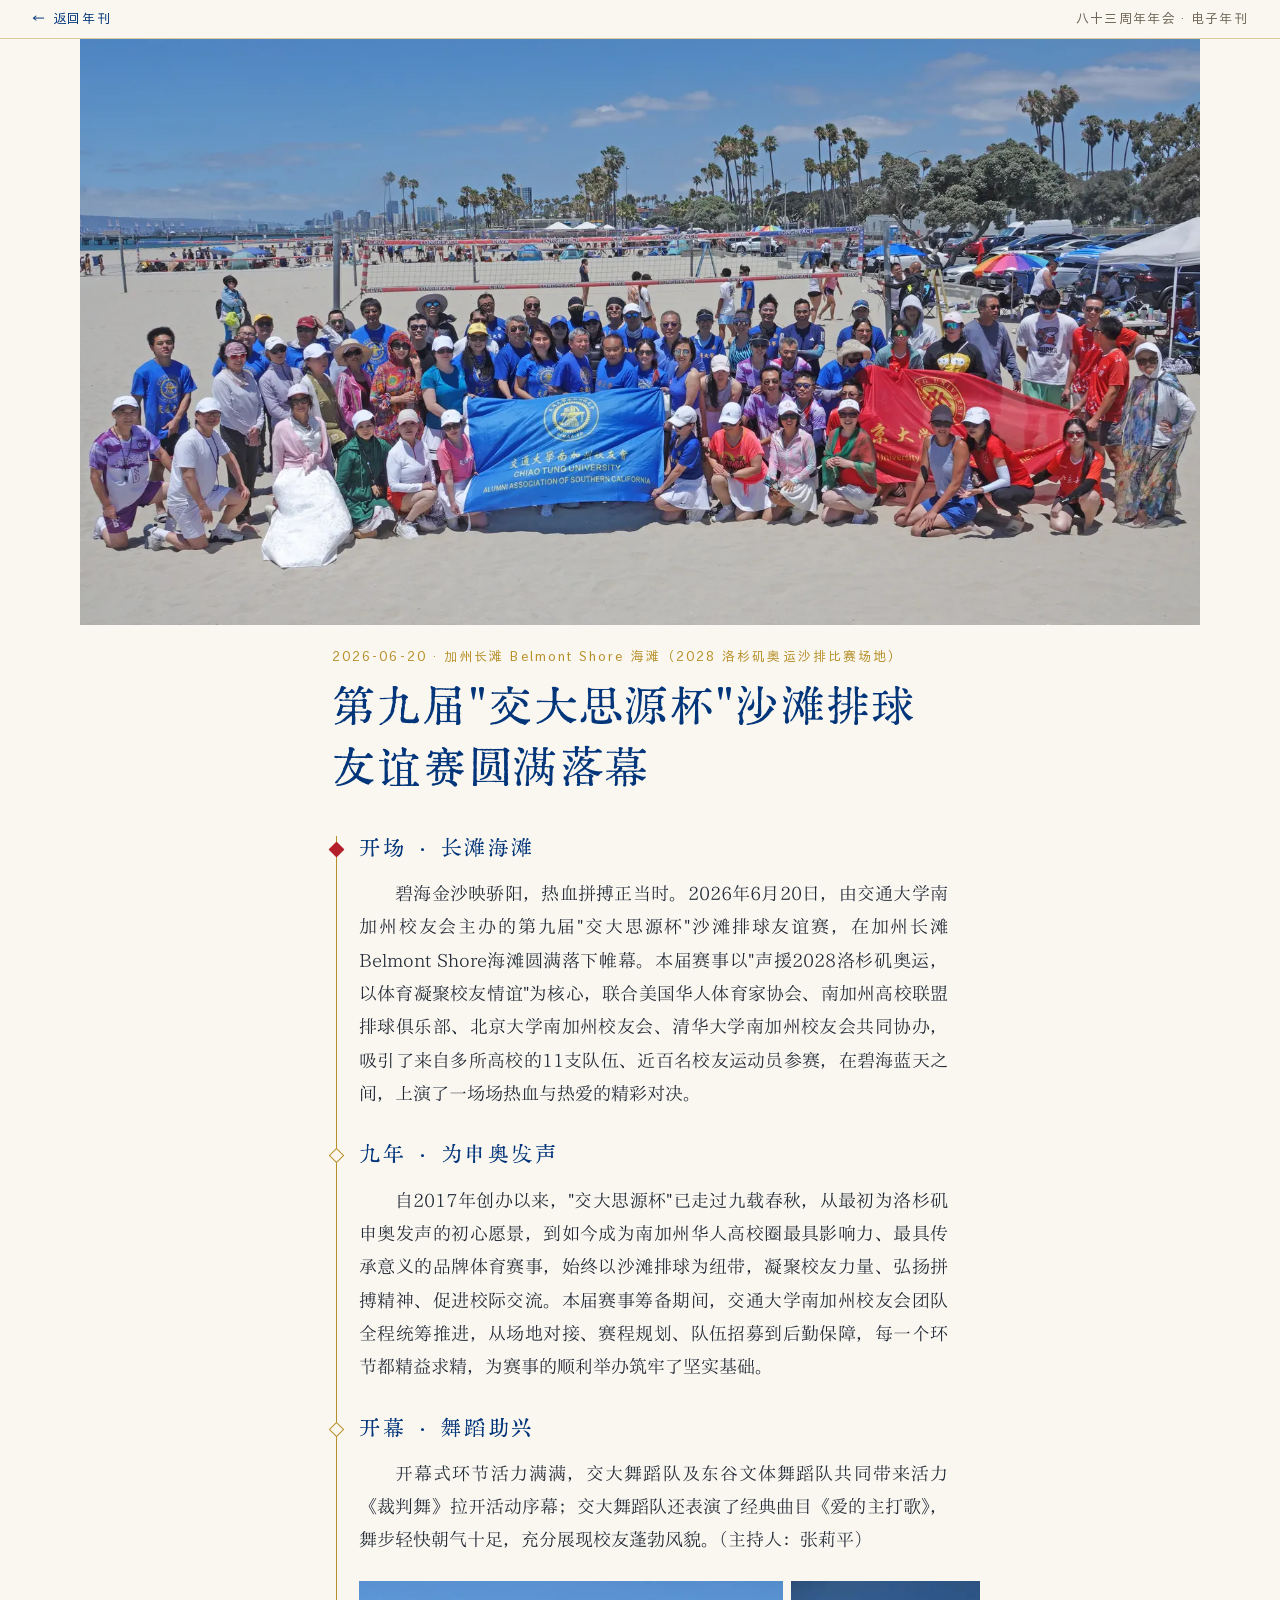
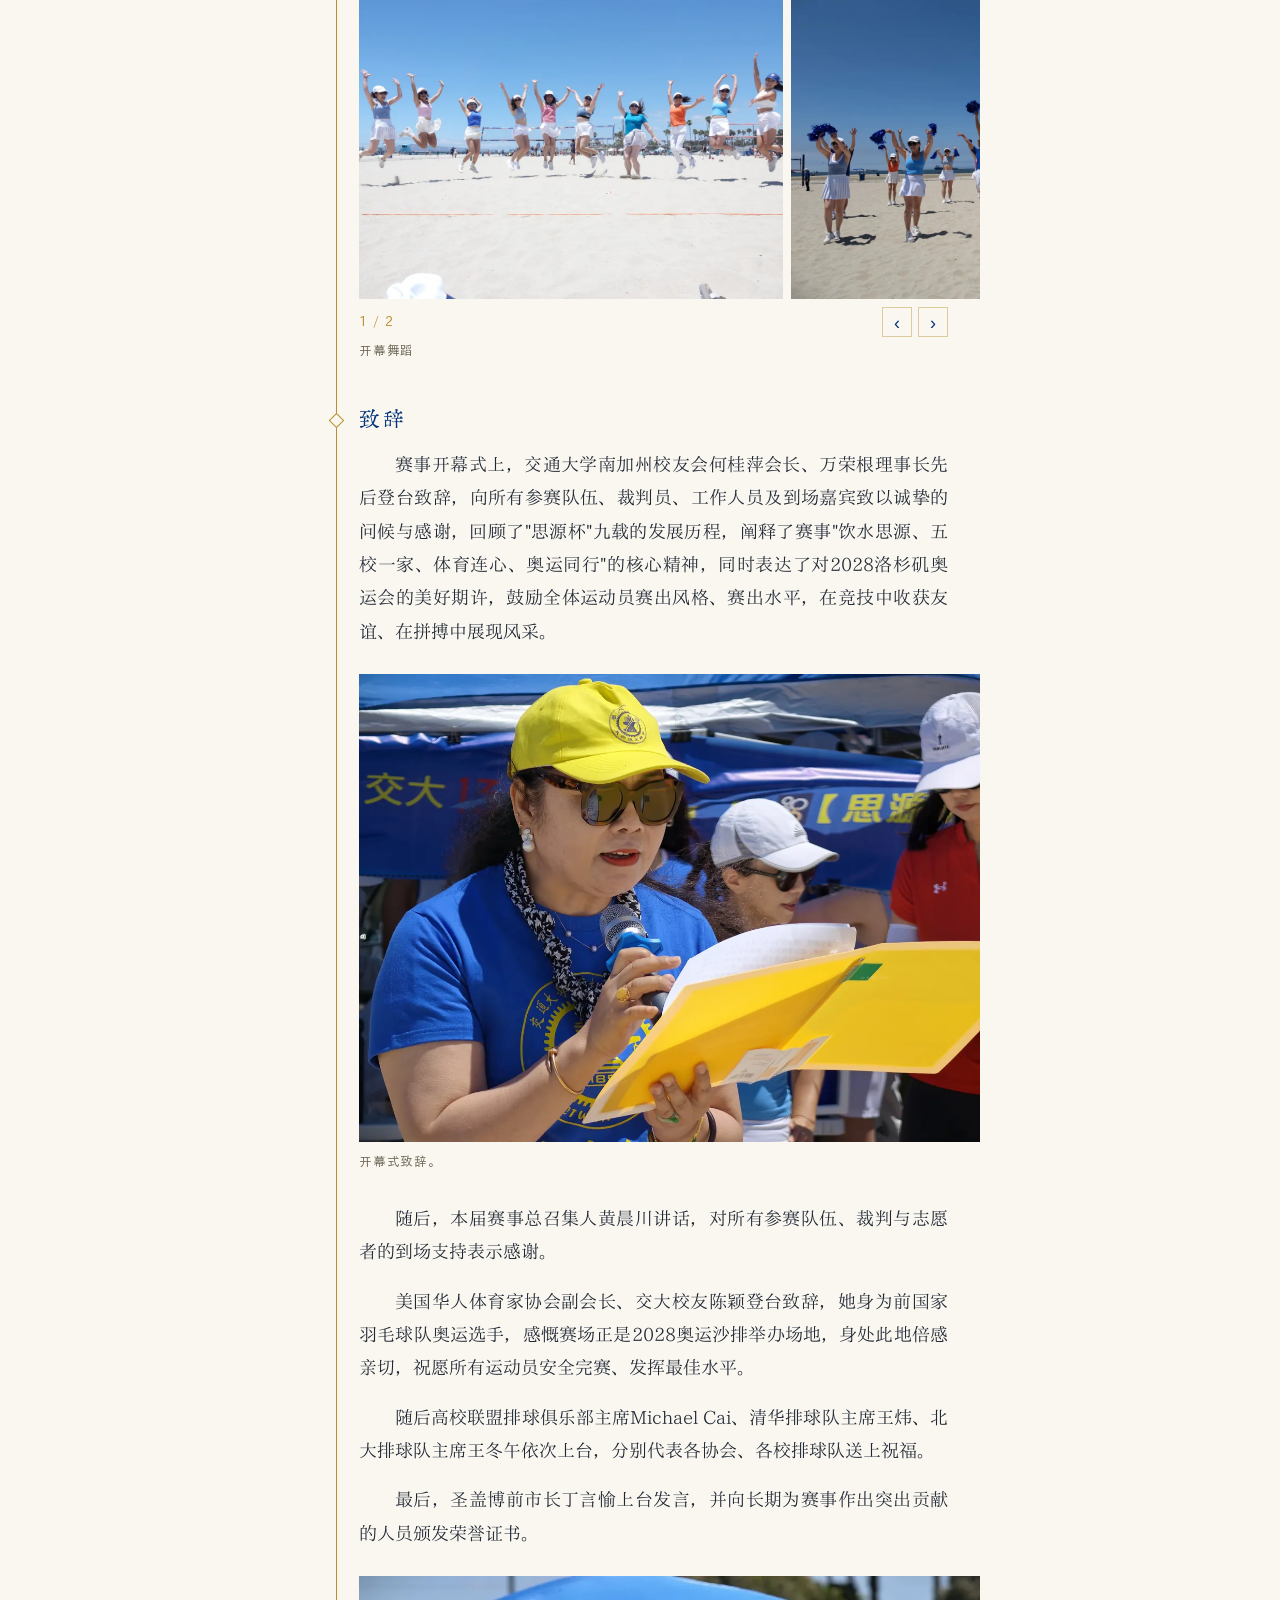
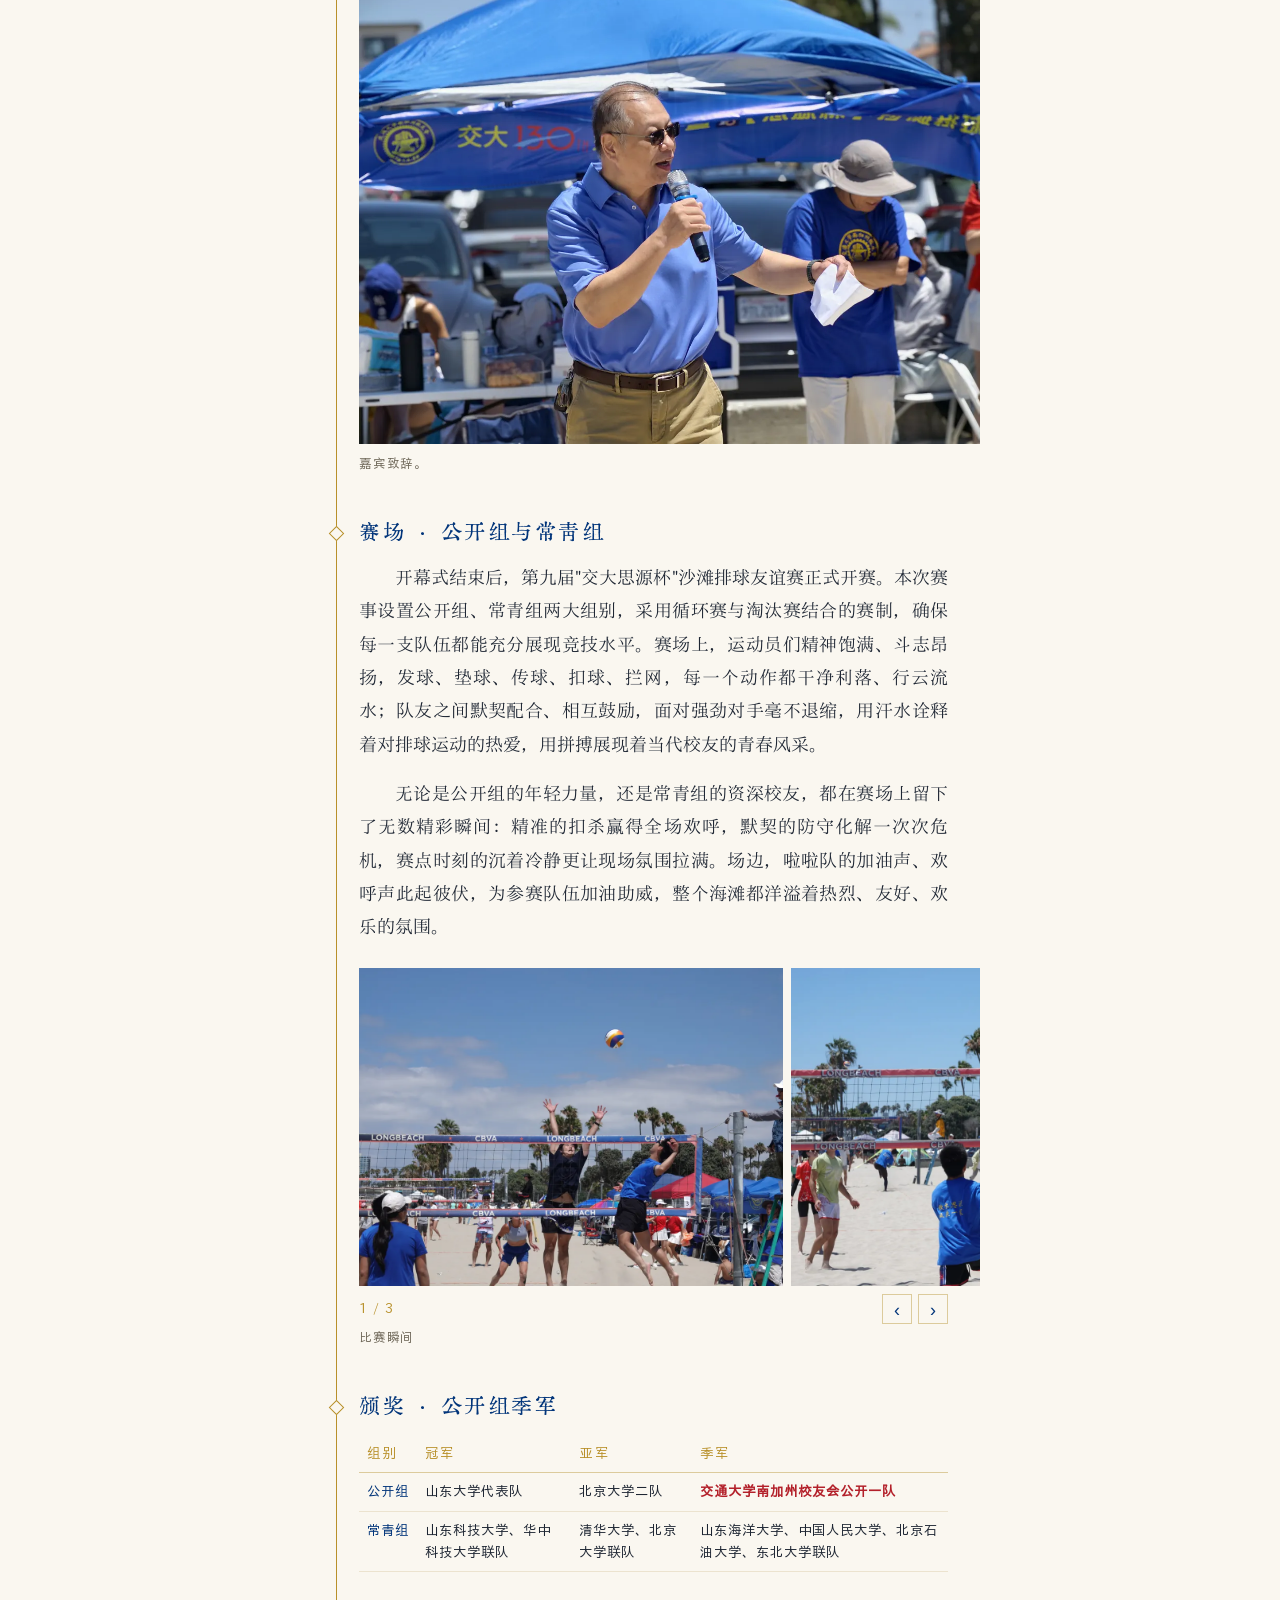
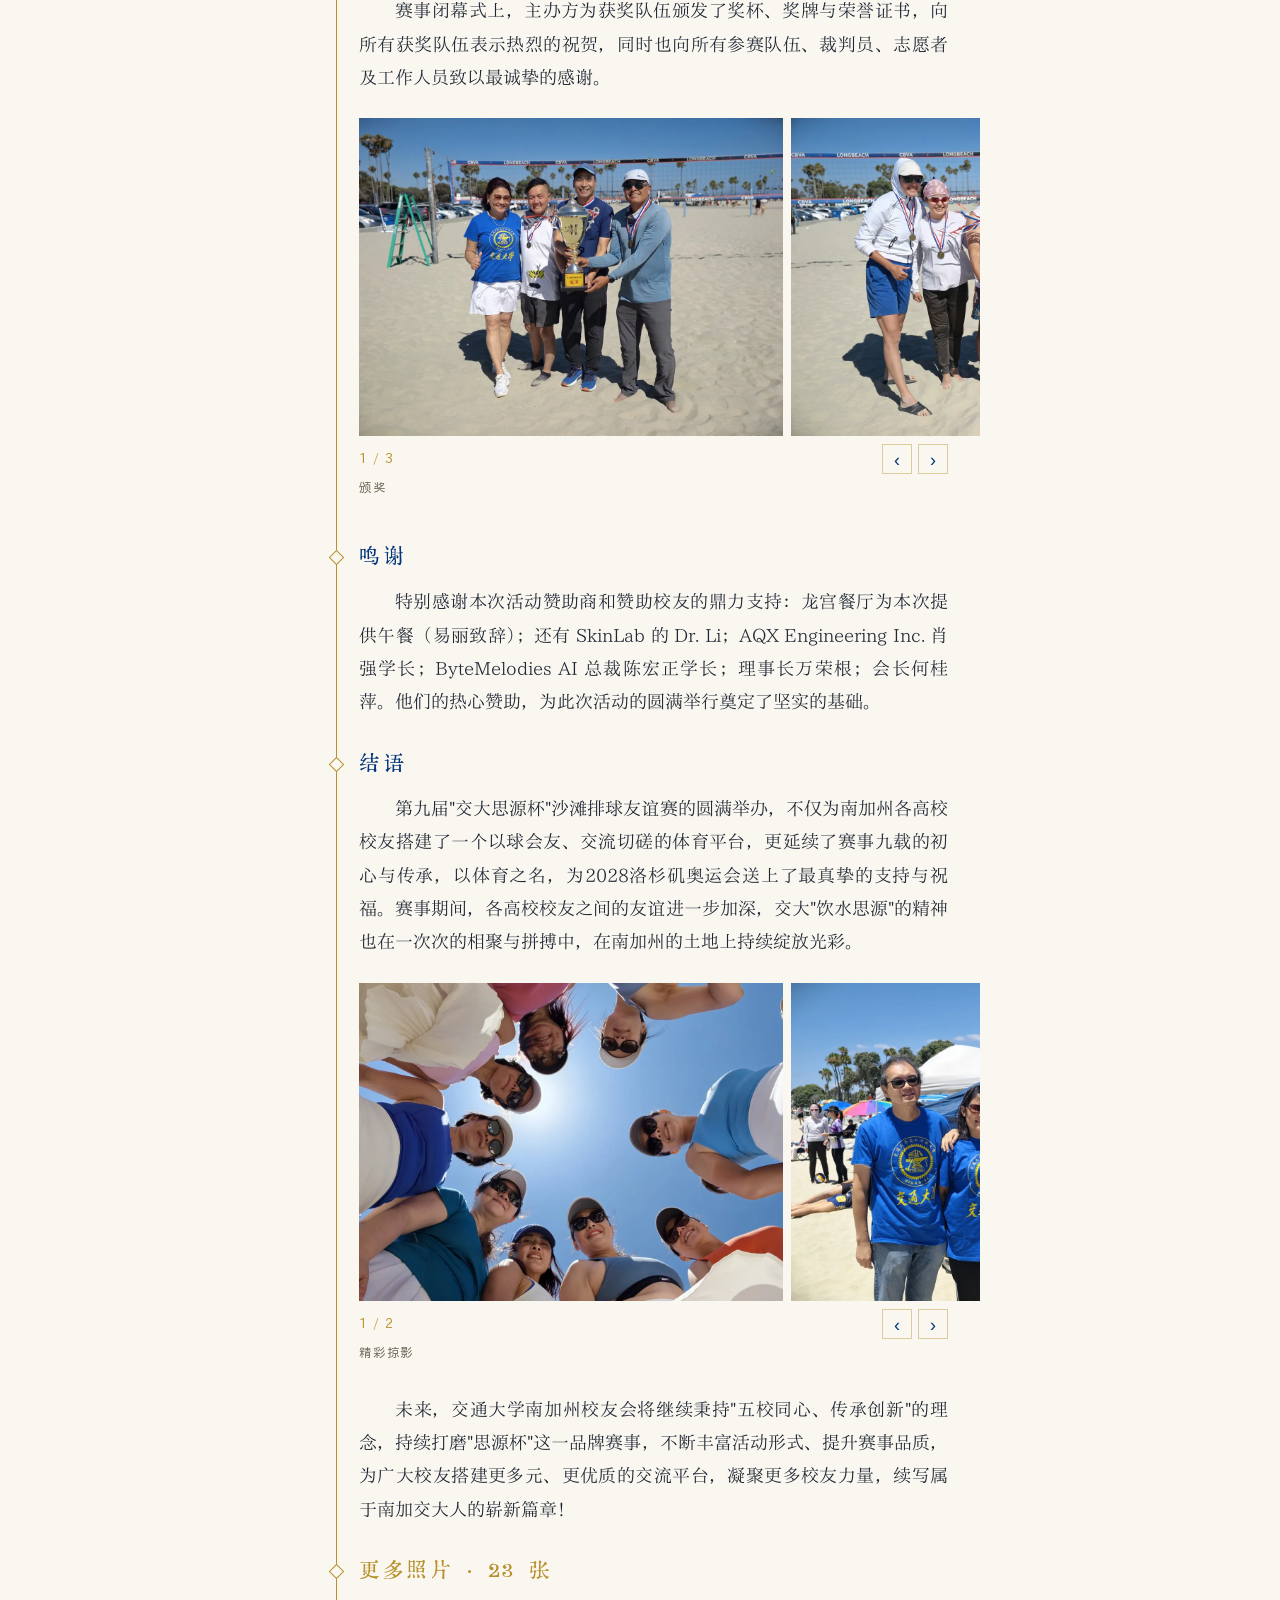
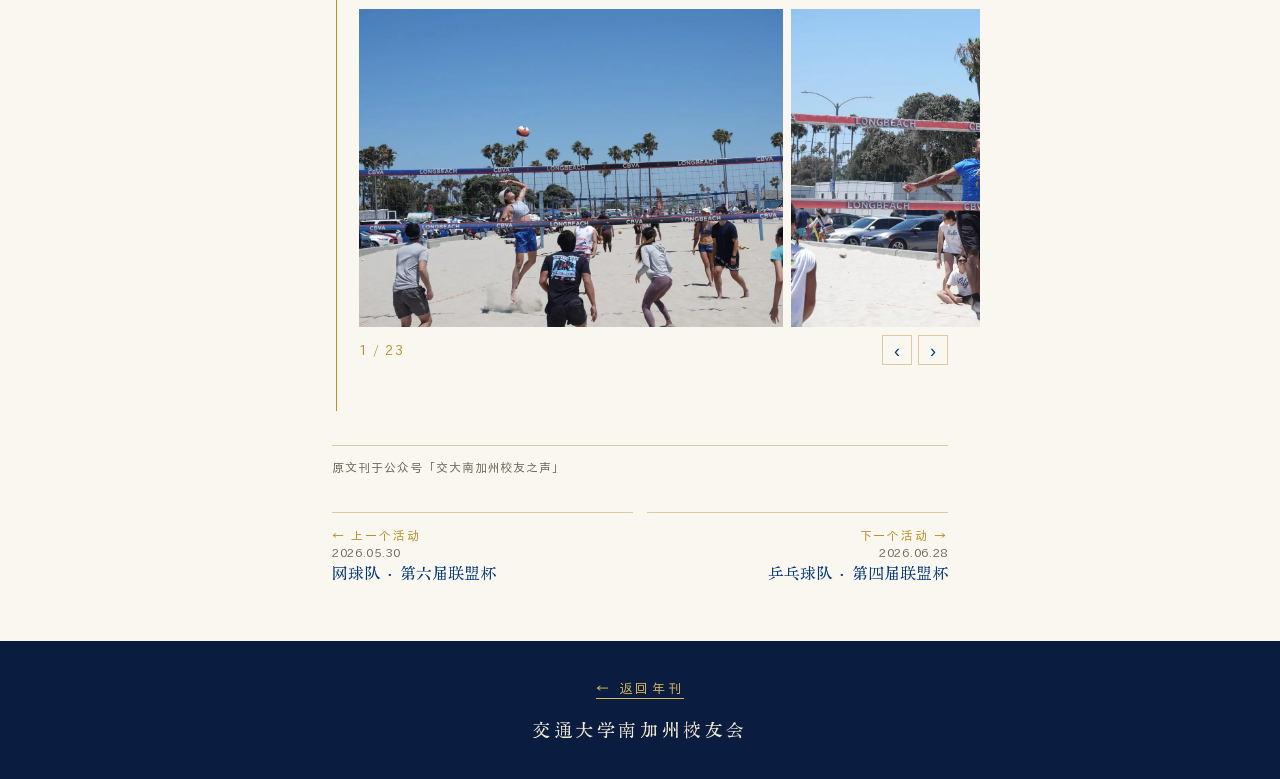
<file: events/siyuanbei-2026.html>
<!doctype html>
<html lang="zh-CN">
<head>
<meta charset="utf-8">
<meta name="viewport" content="width=device-width,initial-scale=1,viewport-fit=cover">
<title>第九届&#34;交大思源杯&#34;沙滩排球友谊赛圆满落幕 · 交通大学南加州校友会</title>
<meta name="description" content="2026-06-20 · 加州长滩 Belmont Shore 海滩（2028 洛杉矶奥运沙排比赛场地）">
<meta name="theme-color" content="#0A1C3F">
<link rel="stylesheet" href="../assets/fonts.css" media="print" onload="this.media='all'"><noscript><link rel="stylesheet" href="../assets/fonts.css"></noscript>
<style>
/* 电子年刊 · 网页版（手机优先）
   颜色、字体照「设计规范.md」：海军蓝主色、金色细线点缀、中国红只做印章。
   不用圆角卡片、阴影、渐变按钮；章节靠大标题、留白和细金线分隔。 */
:root{
  --navy:#02357A; --deep:#0A1C3F; --ink:#1E2633; --muted:#6E6758;
  --gold:#B8902A; --gold-l:#D9B85C; --gold-line:#DCCB9C; --paper:#FAF7F0; --sheet:#FFFDF8;
  --red:#B3202A;
  --f-display:"Display","Songti SC","Noto Serif SC",serif;
  --f-text:"ZhiSong","Songti SC","Noto Serif SC",serif;
  --f-ui:"XiHei","PingFang SC","Noto Sans SC",sans-serif;
  --f-brush:"Brush","Display",serif;
  --gut:20px; --col:680px;
}
*{box-sizing:border-box}
html{-webkit-text-size-adjust:100%;scroll-behavior:smooth;scroll-padding-top:12px}
body{margin:0;background:var(--paper);color:var(--ink);font:17px/1.85 var(--f-text);-webkit-font-smoothing:antialiased}
img{max-width:100%;display:block}
a{color:var(--navy);text-decoration-color:var(--gold-line);text-underline-offset:3px}
h1,h2,h3,h4,p,figure,blockquote,ol,ul,dl,dd{margin:0}
ol,ul{padding:0;list-style:none}
main{overflow:hidden}

/* ── 章节通用 ── */
.sec,.ads{max-width:var(--col);margin:0 auto;padding:72px var(--gut) 24px}
.ch{margin-bottom:40px}
.ch-kicker{font:13px/1.4 var(--f-ui);letter-spacing:.32em;color:var(--gold);margin-bottom:10px}
.ch-title{font:400 46px/1.15 var(--f-display);color:var(--navy);letter-spacing:.06em;display:flex;align-items:center;gap:14px}
.ch-sub{margin-top:14px;padding-top:12px;border-top:1px solid var(--gold-line);font:13px/1.7 var(--f-ui);letter-spacing:.12em;color:var(--muted);display:flex;flex-wrap:wrap;column-gap:1.4em}
.seal{display:inline-flex;align-items:center;justify-content:center;width:34px;height:34px;background:var(--red);color:#FFF6E8;font:400 19px/1 var(--f-display);border-radius:3px;transform:rotate(-4deg)}

/* ── 目录 ── */
.toc-btn{position:fixed;top:max(12px,env(safe-area-inset-top));right:12px;z-index:20;border:1px solid var(--gold);background:var(--deep);color:#F2E3B8;font:14px/1 var(--f-ui);letter-spacing:.3em;padding:10px 10px 10px 14px;cursor:pointer;opacity:0;pointer-events:none;transition:opacity .25s}
.toc-btn.show{opacity:1;pointer-events:auto}
.toc{position:fixed;inset:0;z-index:30;background:var(--deep);color:#F4EBD3;overflow:auto}
.toc-in{max-width:var(--col);margin:0 auto;padding:64px 28px 40px}
.toc-h{display:flex;flex-direction:column;gap:4px;font:13px/1.6 var(--f-ui);letter-spacing:.24em;color:var(--gold-l);padding-bottom:18px;border-bottom:1px solid rgba(217,184,92,.4);margin-bottom:12px}
.toc li a{display:flex;align-items:baseline;gap:18px;padding:13px 0;color:#F6EEDA;text-decoration:none;font:400 26px/1.3 var(--f-display);letter-spacing:.08em;border-bottom:1px solid rgba(217,184,92,.16)}
.toc li a i{font:13px/1 var(--f-ui);font-style:normal;color:var(--gold-l);letter-spacing:.1em;width:22px}
.toc-close{margin-top:28px;background:none;border:1px solid rgba(217,184,92,.6);color:var(--gold-l);font:14px/1 var(--f-ui);letter-spacing:.3em;padding:12px 16px 12px 20px;cursor:pointer}
body.toc-open{overflow:hidden}

/* ── 封面 ── */
.cover{position:relative;min-height:100vh;min-height:100svh;color:#fff;display:flex;flex-direction:column;overflow:hidden;background:#021A44}
.cv-bg{position:absolute;inset:0;background-size:cover;background-position:center 78%}
.cv-bg::after{content:"";position:absolute;inset:0;background:linear-gradient(180deg,rgba(2,22,60,.55) 0%,rgba(2,22,60,.08) 38%,rgba(2,22,60,.25) 70%,rgba(2,18,48,.78) 100%)}
.cv-top,.cv-main,.cv-foot{position:relative;z-index:1}
.cv-top{display:flex;align-items:center;justify-content:space-between;gap:16px;padding:max(22px,env(safe-area-inset-top)) var(--gut) 0}
.cv-emblem{width:64px}
.cv-schools{width:min(58vw,300px)}
.cv-main{flex:1;display:flex;flex-direction:column;justify-content:center;padding:30px var(--gut) 10px}
.cv-year{font:400 22px/1 var(--f-display);letter-spacing:.3em;color:var(--gold-l)}
.cv-title{margin-top:12px;white-space:nowrap;font:400 clamp(36px,10.6vw,84px)/1.08 var(--f-display);letter-spacing:.06em;background:linear-gradient(180deg,#FFF4C8,#F2D47C 40%,#C8982C 78%,#F6E0A0);-webkit-background-clip:text;background-clip:text;color:transparent;filter:drop-shadow(0 2px 4px rgba(0,10,40,.45))}
.cv-org{margin-top:16px;font:15px/1.6 var(--f-ui);letter-spacing:.42em;color:#E9EEF7}
.cv-130{margin-top:34px;width:min(62vw,300px)}
.cv-130 svg{display:block;width:100%;height:auto}
.cv-years{display:flex;align-items:center;gap:12px;margin-top:6px;font:400 17px/1 var(--f-display);color:var(--gold-l);letter-spacing:.14em}
.cv-years i{flex:1;max-width:80px;border-top:1px solid var(--gold-l)}
.cv-couplet{margin-top:34px;font:400 clamp(24px,7vw,40px)/1.5 var(--f-brush);color:#F6DE9A;letter-spacing:.12em;text-shadow:0 2px 6px rgba(0,20,60,.5)}
.cv-couplet div:nth-child(2){padding-left:2em}
.cv-foot{padding:18px var(--gut) max(22px,env(safe-area-inset-bottom));font:13px/1.7 var(--f-ui);letter-spacing:.14em;color:#DCE4F2}
.cv-down{display:inline-block;margin-top:14px;color:var(--gold-l);text-decoration:none;letter-spacing:.4em;border-bottom:1px solid var(--gold-l);padding-bottom:4px}

/* ── 贺信 ── */
.letter{background:var(--sheet);border:1px solid #E8DFC9;padding:28px 22px 26px;margin:0 calc(var(--gut) * -0.4) 40px}
.lt-head{margin:-6px 0 22px;padding-bottom:16px;border-bottom:1px solid #EFE6D2}
.lt-head img{max-height:84px;width:auto;margin:0 auto}
.lt-from{font:400 26px/1.35 var(--f-display);color:var(--navy);letter-spacing:.06em;margin-bottom:18px}
.lt-from span{display:block;margin-top:4px;font:14px/1.5 var(--f-ui);letter-spacing:.2em;color:var(--muted)}
.lt-body p{text-indent:2em;margin-bottom:.9em;text-align:justify}
.lt-body p.lt-greet{text-indent:0;font-weight:600}
.letter.trad .lt-body p{letter-spacing:.01em}
.lt-sign{position:relative;display:flex;justify-content:flex-end;margin-top:26px;padding:10px 0 6px}
.lt-sign-t{position:relative;z-index:1;text-align:right;font:15px/1.9 var(--f-text);color:var(--ink)}
.lt-seal{position:absolute;z-index:2;right:6px;top:50%;transform:translateY(-50%);width:112px;pointer-events:none}
.trad .lt-sign{padding-bottom:14px}
.trad .lt-seal{width:124px;right:auto;left:6%;top:auto;bottom:-4px;transform:none}
.lt-origs{display:flex;align-items:flex-end;flex-wrap:wrap;gap:12px 22px;margin-top:22px;padding-top:16px;border-top:1px solid #EFE6D2}
.lt-orig{display:flex;align-items:flex-end;gap:12px;text-decoration:none;color:var(--gold)}
.lt-thumb{width:58px;height:auto;border:1px solid #E3D8BF}
.lt-orig span,.lt-pdf{font:13px/1 var(--f-ui);letter-spacing:.24em;color:var(--gold);border-bottom:1px solid var(--gold-line);padding-bottom:4px;text-decoration:none}
/* 原件查看层 */
.viewer{position:fixed;inset:0;z-index:40;background:#0B1424;display:flex;flex-direction:column}
.viewer[hidden]{display:none}
.vw-bar{display:flex;align-items:center;gap:16px;padding:max(12px,env(safe-area-inset-top)) 14px 12px;color:#E9DFC4;font:13px/1.4 var(--f-ui);letter-spacing:.1em;border-bottom:1px solid rgba(217,184,92,.3)}
.vw-title{flex:1;min-width:0;overflow:hidden;text-overflow:ellipsis;white-space:nowrap}
.vw-dl{color:var(--gold-l);text-decoration:none;letter-spacing:.2em}
.vw-close{background:none;border:1px solid rgba(217,184,92,.6);color:var(--gold-l);font:13px/1 var(--f-ui);letter-spacing:.3em;padding:9px 10px 9px 14px;cursor:pointer}
.vw-scroll{flex:1;overflow:auto;-webkit-overflow-scrolling:touch;padding:14px 10px max(24px,env(safe-area-inset-bottom))}
.vw-scroll img{width:100%;max-width:900px;margin:0 auto;background:#fff;cursor:zoom-in}
.vw-scroll img.zoom{width:auto;max-width:none;cursor:zoom-out}

/* ── 校友来稿 ── */
.essay{padding-top:8px;margin-bottom:64px}
.essay + .essay{padding-top:40px;border-top:1px solid var(--gold-line)}
.es-title .nb{display:inline-block}
.es-no{font:400 15px/1 var(--f-display);color:var(--gold);letter-spacing:.1em}
.es-title{margin-top:10px;font:400 30px/1.4 var(--f-display);color:var(--navy);letter-spacing:.04em}
.es-by{margin:16px 0 28px;display:flex;align-items:center;gap:14px}
.es-av{width:56px;height:56px;border-radius:50%;object-fit:cover;flex:none;border:1px solid var(--gold-line)}
.es-by-t{display:flex;flex-direction:column;gap:1px}
.es-by b{font:400 18px/1.45 var(--f-display);color:var(--ink);letter-spacing:.12em;margin-bottom:2px}
.es-by span{font:13px/1.55 var(--f-ui);color:var(--muted);letter-spacing:.06em}
.es-by span.l2{color:var(--gold)}
.es-body p{text-indent:2em;margin-bottom:.85em;text-align:justify}
.es-fig{margin:26px calc(var(--gut) * -1) 28px}
.es-fig img{width:100%;height:auto}
.es-fig.tall{margin-left:0;margin-right:0}
.es-fig.tall img{width:auto;max-width:100%;max-height:78vh;margin:0 auto}
.es-fig figcaption{margin-top:8px;padding:0 var(--gut);font:12.5px/1.5 var(--f-ui);color:var(--muted);letter-spacing:.06em}
.es-fig.tall figcaption{padding:0;text-align:center}
@media (min-width:760px){.es-fig{margin-left:-40px;margin-right:-40px}.es-fig figcaption{padding:0 40px}.es-fig.tall{margin-left:0;margin-right:0}}

/* ── 致辞 ── */
.sp{margin-bottom:56px}
.sp-who{display:grid;grid-template-columns:42% 1fr;gap:18px;align-items:end;margin-bottom:22px}
.sp-photo{width:100%;aspect-ratio:4/5;object-fit:cover}
.sp-who figcaption{display:flex;flex-direction:column;gap:4px;padding-bottom:4px}
.sp-role{font:13px/1.4 var(--f-ui);letter-spacing:.32em;color:var(--gold)}
.sp-name{font:400 34px/1.2 var(--f-display);color:var(--navy);letter-spacing:.1em}
.sp-bio{font:12.5px/1.6 var(--f-ui);color:var(--muted)}
.sp-quote{font:400 21px/1.6 var(--f-display);color:var(--navy);padding:4px 0 18px;margin-bottom:18px;border-bottom:1px solid var(--gold-line)}
.sp-text p{text-indent:2em;margin-bottom:.8em;text-align:justify}
.sp-2 .sp-who{grid-template-columns:1fr 42%}
.sp-2 .sp-who .sp-photo{order:2}
.sp-2 .sp-who figcaption{text-align:right}
.sky{margin-top:24px;text-align:center;color:var(--gold)}
.sky-t{font:400 20px/1.2 var(--f-display);letter-spacing:.6em;text-indent:.6em;color:var(--navy);margin-bottom:14px}
.sky-art svg{display:block;width:100%;height:auto}
.sky-s{margin-top:10px;font:11px/1.6 var(--f-ui);letter-spacing:.2em;color:var(--muted)}

/* ── 节目单 ── */
.pg-sec{margin-bottom:30px}
.pg-h{display:flex;align-items:center;gap:12px;font:400 23px/1.3 var(--f-display);color:var(--navy);letter-spacing:.1em;margin-bottom:6px}
.pg-num{width:30px;height:30px;display:inline-flex;align-items:center;justify-content:center;border:1px solid var(--gold);color:var(--gold);font:400 16px/1 var(--f-display)}
.pg-list li{display:grid;grid-template-columns:62px 1fr;gap:12px;padding:11px 0;border-bottom:1px solid #ECE3CF}
.pg-list time{font:14px/1.9 var(--f-ui);color:var(--gold);letter-spacing:.04em}
.pg-item{display:block;line-height:1.6}
.pg-who{display:block;margin-top:2px;font:13px/1.5 var(--f-ui);color:var(--muted)}

/* ── 奖品 ── */
.pz-tier{margin-bottom:38px}
.pz-h{display:flex;align-items:baseline;justify-content:space-between;font:400 26px/1.3 var(--f-display);color:var(--navy);letter-spacing:.14em;padding-bottom:8px;border-bottom:1px solid var(--gold-line);margin-bottom:18px}
.pz-h em{font:13px/1 var(--f-ui);font-style:normal;color:var(--gold);letter-spacing:.2em}
.pz-items{display:grid;grid-template-columns:1fr 1fr;gap:26px 18px}
.pz-items.n1{grid-template-columns:1fr}
.pz-items.n1 .pz.cut .pz-pic{aspect-ratio:auto;max-width:62%;margin:0 auto}
.pz-items.n1 .pz.cut figcaption{text-align:center}
.pz-1 .pz-items .pz-pic{aspect-ratio:16/9}
.pz-pic{aspect-ratio:1/1;display:flex;align-items:center;justify-content:center}
.pz.cut .pz-pic img{max-height:100%;width:auto;object-fit:contain}
.pz.photo .pz-pic img{width:100%;height:100%;object-fit:cover}
.pz figcaption{margin-top:10px;display:flex;flex-direction:column}
.pz figcaption b{font-weight:400;font-size:16px;line-height:1.5;color:var(--ink)}
.pz figcaption span{font:12.5px/1.5 var(--f-ui);color:var(--muted)}
.pz figcaption em{font:13px/1.6 var(--f-ui);font-style:normal;color:var(--gold);letter-spacing:.1em}

/* ── 年度回顾 ── */
.rv-lead{margin:0 calc(var(--gut) * -1) 36px}
.rv-hero{position:relative}
.rv-hero img{width:100%;aspect-ratio:4/3;object-fit:cover}
.rv-badge{position:absolute;left:var(--gut);bottom:-18px;background:var(--deep);color:#F4EBD3;padding:12px 16px;display:flex;flex-direction:column;gap:2px;max-width:82%}
.rv-badge span{font:13px/1.5 var(--f-ui);letter-spacing:.06em}
.rv-badge b{font:400 22px/1.3 var(--f-display);color:var(--gold-l);letter-spacing:.12em}
.rv-lead-t{padding:22px var(--gut) 0}
.rv-赛场 .rv-lead-t{padding-top:36px}
.rv-kick{font:13px/1.4 var(--f-ui);letter-spacing:.32em;color:var(--red);margin-bottom:6px}
.rv-when{font:13px/1.6 var(--f-ui);letter-spacing:.1em;color:var(--gold)}
.rv-lead-t h3{font:400 28px/1.35 var(--f-display);color:var(--navy);margin:6px 0 10px}
.rv-lead-t blockquote{font:400 19px/1.6 var(--f-display);color:var(--navy);margin-bottom:10px}
.rv-lead-t p{text-align:justify}
.rv-items{display:flex;flex-direction:column;gap:34px}
.rv-item figure{position:relative;margin-bottom:12px}
.rv-item figure img{width:100%;aspect-ratio:3/2;object-fit:cover}
.rv-item.sq figure img{aspect-ratio:auto;max-width:440px}
.rv-res{position:absolute;right:0;bottom:0;background:var(--red);color:#FFF4E2;font:400 15px/1 var(--f-display);letter-spacing:.12em;padding:9px 12px}
.rv-date{display:flex;align-items:baseline;gap:8px;margin-bottom:2px}
.rv-date b{font:400 20px/1.2 var(--f-display);color:var(--gold)}
.rv-date span{font:12px/1 var(--f-ui);color:var(--muted);letter-spacing:.1em}
.rv-item h3{font:400 22px/1.4 var(--f-display);color:var(--navy);margin-bottom:6px}
.rv-item p{text-align:justify}
/* 杂志：两条小新闻左右交错（宽屏） */
.rv-year{margin-top:44px;padding-top:18px;border-top:1px solid var(--gold-line)}
.rv-year-h{font:400 22px/1.3 var(--f-display);color:var(--navy);letter-spacing:.2em;margin-bottom:16px}
.rv-year ol{position:relative;padding-left:22px}
.rv-year ol::before{content:"";position:absolute;left:5px;top:8px;bottom:8px;border-left:1px solid var(--gold)}
.rv-year li{position:relative;display:grid;grid-template-columns:86px 1fr;align-items:baseline;padding:7px 0}
.rv-year li::before{content:"";position:absolute;left:-21px;top:16px;width:9px;height:9px;border:1px solid var(--gold);background:var(--paper);transform:rotate(45deg)}
.rv-year li.hi::before,.rv-year li.end::before{background:var(--red);border-color:var(--red)}
.rv-year time{font:11px/1 var(--f-ui);color:var(--muted);letter-spacing:.06em}
.rv-year time b{font:400 17px/1 var(--f-display);color:var(--gold);margin-left:6px}
.rv-year li.end span{color:var(--red)}

/* ── 历任会长 ── */
.pr-origin{display:grid;grid-template-columns:auto 1fr;gap:18px;align-items:center;padding:18px 0;border-top:1px solid var(--gold-line);border-bottom:1px solid var(--gold-line);margin-bottom:34px}
.pr-o-year{font:400 44px/1 var(--f-display);color:var(--gold)}
.pr-o-names{display:flex;flex-wrap:wrap;gap:4px 14px;font:400 19px/1.4 var(--f-display);color:var(--navy);letter-spacing:.1em}
.pr-origin p{font:13px/1.6 var(--f-ui);color:var(--muted);margin-top:4px}
.pr-band{margin-bottom:34px}
.pr-band-h{font:400 22px/1.2 var(--f-display);color:var(--gold);letter-spacing:.12em;margin-bottom:14px}
.pr-grid{display:grid;grid-template-columns:repeat(3,minmax(0,1fr));gap:18px 12px}
.pr-p img{width:100%;aspect-ratio:4/5;object-fit:cover;background:#E9E3D6}
.pr-p figcaption,.pr-text li{display:flex;flex-direction:column;margin-top:8px}
.pr-p b,.pr-text b{font:400 18px/1.3 var(--f-display);color:var(--navy);letter-spacing:.06em}
.pr-p span,.pr-text span{font:11.5px/1.5 var(--f-ui);color:var(--muted)}
.pr-p em,.pr-text em{font:11.5px/1.5 var(--f-ui);font-style:normal;color:var(--gold)}
.pr-text{display:grid;grid-template-columns:repeat(2,minmax(0,1fr));gap:4px 18px;margin-top:16px}
.pr-text li{padding:8px 0;border-top:1px solid #ECE3CF}

/* ── 团队 ── */
.team h3{font:400 24px/1.3 var(--f-display);color:var(--navy);letter-spacing:.16em;margin-bottom:12px}
.team h4{font:13px/1.4 var(--f-ui);letter-spacing:.32em;color:var(--gold);margin:22px 0 8px}
.tg-hon{padding-bottom:28px;margin-bottom:30px;border-bottom:1px solid var(--gold-line)}
.tg-note{font:13px/1.5 var(--f-ui);color:var(--muted);margin:-6px 0 14px;letter-spacing:.06em}
.tg-hon ul{display:grid;grid-template-columns:repeat(4,minmax(0,1fr));gap:10px 8px}
.tg-hon li{font:400 18px/1.4 var(--f-display);color:var(--ink);letter-spacing:.06em}
.tg-exec{display:grid;grid-template-columns:1fr 1fr;gap:14px 16px}
.tg-exec div{border-top:1px solid #ECE3CF;padding-top:8px}
.tg-exec dt{font:12px/1.5 var(--f-ui);letter-spacing:.2em;color:var(--gold)}
.tg-exec dd{font:400 21px/1.4 var(--f-display);color:var(--navy)}
.tg-names{display:grid;grid-template-columns:repeat(3,minmax(0,1fr));gap:10px 12px}
.tg-names li{display:flex;flex-direction:column}
.tg-names b{font:400 18px/1.4 var(--f-display);color:var(--ink)}
.tg-names span{font:12px/1.4 var(--f-ui);color:var(--muted)}
.tg-clubs{margin-top:36px}
.tg-clubs dl div{display:grid;grid-template-columns:96px 1fr;gap:12px;padding:12px 0;border-top:1px solid #ECE3CF}
.tg-clubs dt{font:400 17px/1.5 var(--f-display);color:var(--navy)}
.tg-clubs dd b{display:block;font-weight:400}
.tg-clubs dd span{display:block;font:13px/1.6 var(--f-ui);color:var(--muted)}

/* ── 赞助商广告 ── */
.ads{padding-top:56px}
.ads-label{font:12px/1 var(--f-ui);letter-spacing:.4em;color:var(--muted);margin-bottom:6px}
.ad{position:relative;padding:28px 0 30px;border-top:1px solid var(--gold-line)}
.ad + .ad{margin-top:0}
.ad-head{display:flex;align-items:flex-start;justify-content:space-between;gap:16px}
.ad-logo{height:auto;max-width:min(100%,280px)}
.ad-logo.center{margin:0 auto}
.ad-logo.sm{max-width:180px}
.ad-badge{display:flex;flex-direction:column;align-items:flex-end;font:12px/1.4 var(--f-ui);color:var(--muted)}
.ad-badge b{font:400 16px/1.3 var(--f-display);color:var(--navy)}
.ad-name{margin-top:14px;font:400 23px/1.4 var(--f-display);color:var(--navy);letter-spacing:.04em}
.ad-name span{margin-left:.6em;font:14px/1 var(--f-ui);color:var(--muted)}
.ad-subname{margin-top:4px;font:14px/1.5 var(--f-ui);letter-spacing:.14em;color:var(--gold)}
.ad-en{margin-top:8px;font:12px/1.5 var(--f-ui);letter-spacing:.16em;text-transform:uppercase;color:var(--navy)}
.ad-hero{margin:22px 0 6px}
.ad-hero div{font:400 clamp(25px,7.2vw,34px)/1.45 var(--f-display);color:var(--navy);letter-spacing:.03em}
.ad-hero span{display:block;margin-top:10px;font:13px/1.4 var(--f-ui);letter-spacing:.32em;color:var(--gold)}
.ad-tag{margin-top:12px;color:var(--gold);font-size:15.5px;line-height:1.6}
.ad-tag.big{font:400 22px/1.5 var(--f-display);color:var(--navy)}
.ad-desc{margin-top:12px;text-align:justify}
.ad-person{display:grid;grid-template-columns:96px 1fr;gap:16px;align-items:center;margin-top:18px}
.ad-person img{width:96px;height:96px;border-radius:50%;object-fit:cover}
.ad-person b{display:block;font:400 20px/1.4 var(--f-display);color:var(--navy)}
.ad-person em{display:block;font:13px/1.5 var(--f-ui);font-style:normal;color:var(--gold)}
.ad-person span{display:block;font-size:14.5px;line-height:1.6}
.ad-cut{display:block;width:auto;max-width:62%;max-height:min(52vh,440px);object-fit:contain;margin:16px 0 0 auto}   /* 10-31 竖长图（DMG 喷淋）在电脑上会撑满屏幕：限高 */
.ad-stats{display:flex;margin-top:18px;border-top:1px solid #ECE3CF;border-bottom:1px solid #ECE3CF}
.ad-stats div{flex:1;padding:12px 8px}
.ad-stats div + div{border-left:1px solid #ECE3CF}
.ad-stats b{display:block;font:400 22px/1.2 var(--f-display);color:var(--navy)}
.ad-stats span{font:12px/1.4 var(--f-ui);color:var(--muted)}
.ad-tiles{margin-top:16px;counter-reset:t}
.ad-tiles li{display:grid;grid-template-columns:30px 1fr;padding:8px 0;border-top:1px solid #ECE3CF;counter-increment:t}
.ad-tiles li::before{content:counter(t,decimal-leading-zero);font:12px/1.9 var(--f-ui);color:var(--gold)}
.ad-tiles li b{font-weight:400}
.ad-tiles li span{grid-column:2;font:13px/1.5 var(--f-ui);color:var(--muted)}
.ad-cols{display:grid;grid-template-columns:repeat(auto-fit,minmax(130px,1fr));gap:12px;margin-top:16px}
.ad-cols b{display:block;font:13px/1.6 var(--f-ui);letter-spacing:.2em;color:var(--gold)}
.ad-cols span{display:block;font-size:15px;line-height:1.6}
.ad-kv{margin-top:16px}
.ad-kv div{display:grid;grid-template-columns:5.6em 1fr;gap:12px;padding:8px 0;border-top:1px solid #ECE3CF}
.ad-kv dt{font:13px/1.95 var(--f-ui);letter-spacing:.12em;color:var(--gold)}
.ad-kv dd{font-size:15.5px;line-height:1.7}
.ad-list-h{margin-top:18px;font:13px/1.4 var(--f-ui);letter-spacing:.24em;color:var(--gold)}
.ad-list{margin-top:8px}
.ad-list li{position:relative;padding:5px 0 5px 16px;font-size:15.5px;line-height:1.6}
.ad-list li::before{content:"";position:absolute;left:0;top:15px;width:6px;height:6px;border:1px solid var(--gold);transform:rotate(45deg)}
.ad-list.two{display:grid;grid-template-columns:1fr 1fr;column-gap:16px}
.ad-chips{display:flex;flex-wrap:wrap;gap:6px 18px;margin-top:12px;font:14px/1.6 var(--f-ui);color:var(--navy);letter-spacing:.06em}
.ad-steps{margin-top:16px}
.ad-steps li{display:grid;grid-template-columns:34px 1fr;gap:10px;padding:8px 0;border-top:1px solid #ECE3CF}
.ad-steps i{font:400 20px/1.3 var(--f-display);font-style:normal;color:var(--gold)}
.ad-steps b{display:block;font-weight:400;color:var(--navy)}
.ad-steps span{font:13.5px/1.6 var(--f-ui);color:var(--muted)}
.ad-more{color:var(--muted);font-size:15px}
.ad-close{margin-top:14px;font:400 19px/1.6 var(--f-display);color:var(--navy)}
.ad-imgs{display:grid;gap:8px;margin-top:18px}
.ad-imgs.n2{grid-template-columns:1fr 1fr}
.ad-imgs.n3{grid-template-columns:repeat(3,1fr)}
.ad-imgs img{width:100%;aspect-ratio:3/2;object-fit:cover}
.ad-imgs.n1 img{aspect-ratio:16/10}
.ad-imgs.whole img{object-fit:contain;background:#fff;aspect-ratio:1/1}
.ad-imgs figcaption{margin-top:6px;font:12px/1.5 var(--f-ui);color:var(--muted)}
.ad-sign{margin-top:14px;text-align:right;font:15px/1.6 var(--f-text)}
.ad-call{margin-top:18px;font:400 26px/1.3 var(--f-ui);letter-spacing:.02em}
.ad-call a{text-decoration:none;color:var(--navy)}
.ad-call i{display:block;font:12px/1.6 var(--f-ui);font-style:normal;letter-spacing:.2em;color:var(--gold)}
.ad-call span{display:block;font:14px/1.6 var(--f-text);color:var(--muted)}
.ad-contact{margin-top:10px;font:14px/1.7 var(--f-ui);color:var(--muted)}
.ad-contact a{color:var(--navy)}
.ad-links{display:flex;flex-wrap:wrap;gap:10px 22px;margin-top:16px}
.ad-web{font:14px/1.4 var(--f-ui);letter-spacing:.06em;color:var(--navy);text-decoration:none;border-bottom:1px solid var(--gold);padding-bottom:3px}
.ad-web::after{content:" ↗";color:var(--gold)}
.ad-offices{display:grid;gap:12px;margin-top:18px;font:14px/1.6 var(--f-ui);color:var(--muted)}
.ad-offices b{display:block;color:var(--navy);font-weight:400}
/* 贺词（总会） */
.ad-wish{text-align:center;padding-top:34px}
.wish{margin-top:18px;color:var(--navy);font-family:var(--f-display);letter-spacing:.1em}
.wish .w-小{font-size:16px;color:var(--gold)}
.wish .w-中{font-size:19px;line-height:1.8}
.wish .w-大{font-size:30px;line-height:1.45}
.wish-motto{margin-top:16px;font:13px/1 var(--f-ui);letter-spacing:.4em;color:var(--gold)}
.wish-sign{margin-top:18px;font:15px/1.6 var(--f-text)}
.wish-sign span{display:block;font:11px/1.6 var(--f-ui);color:var(--muted);letter-spacing:.06em}
/* 校友名字 */
.ad-kick{font:13px/1.4 var(--f-ui);letter-spacing:.3em;color:var(--gold)}
.names{display:flex;flex-wrap:wrap;align-items:center;gap:18px 34px;margin:18px 0 10px}
.names img{height:44px;width:auto}
.ad-thanks{font:14px/1.6 var(--f-ui);color:var(--muted);letter-spacing:.1em}
/* 分会专页 */
.ad-big{font:400 32px/1.3 var(--f-display);color:var(--navy);letter-spacing:.08em;margin-top:6px}
.ad-chief{display:grid;grid-template-columns:38% 1fr;gap:16px;margin-top:18px;align-items:start}
.ad-chief img{width:100%;aspect-ratio:4/5;object-fit:cover}
.ad-chief b{display:block;font:400 24px/1.3 var(--f-display);color:var(--navy);margin-top:4px}
.ad-chief em{display:block;font:13px/1.5 var(--f-ui);font-style:normal;color:var(--muted)}
.ad-chief p{margin-top:8px;font-size:14.5px;line-height:1.7}
.ad-sub-h{margin-top:22px;font:400 20px/1.3 var(--f-display);color:var(--navy);letter-spacing:.14em}
/* 整页广告 / 封底 */
.fp-hero,.bk-hero{width:calc(100% + 2 * var(--gut));max-width:none;margin:14px calc(var(--gut) * -1) 0;aspect-ratio:16/10;object-fit:cover}
.bk-open{margin-top:12px;font:13px/1.4 var(--f-ui);letter-spacing:.24em;color:var(--red)}
.bk-close{margin-top:12px;font:400 20px/1.6 var(--f-display);color:var(--navy)}
.bk-sis{margin-top:20px}
.bk-sis h3{font:13px/1.4 var(--f-ui);letter-spacing:.3em;color:var(--gold);font-weight:400}
.bk-s-name{display:block;margin-top:12px;font:400 20px/1.4 var(--f-display);color:var(--navy)}
.bk-s-name span{display:block;font:12px/1.4 var(--f-ui);color:var(--muted);letter-spacing:.1em}

/* ── 页脚 ── */
.foot{margin-top:60px;background:var(--deep);color:#DCE4F2;text-align:center;padding:48px var(--gut) max(48px,env(safe-area-inset-bottom));font:13px/1.8 var(--f-ui);letter-spacing:.12em}
.foot-org{font:400 22px/1.4 var(--f-display);color:#F4EBD3;letter-spacing:.2em}
.foot-en{font-size:11px;letter-spacing:.06em;color:#9FB0CC}
.foot-m{margin-top:16px;color:var(--gold-l);letter-spacing:.4em}
.foot-y{color:#9FB0CC}
.foot-top{display:inline-block;margin-top:20px;color:var(--gold-l);text-decoration:none;border-bottom:1px solid var(--gold-l);padding-bottom:3px;letter-spacing:.3em}

/* ── 宽屏（平板、电脑） ── */
@media (min-width:760px){
  :root{--gut:32px}
  body{font-size:18px}
  .sec,.ads{padding-top:96px}
  .ch-title{font-size:60px}
  .cover{min-height:100vh}
  .cv-main{padding-left:8vw}
  .cv-emblem{width:84px}
  .letter{margin:0 0 48px;padding:44px 52px 40px}
  .rv-lead{margin-left:-80px;margin-right:-80px}
  .rv-hero img{aspect-ratio:16/9}
  .rv-lead-t{padding-left:80px;padding-right:80px}
  .rv-items{display:grid;grid-template-columns:1fr 1fr;gap:40px 28px}
  .rv-专题 .rv-items{grid-template-columns:1fr}
  .rv-专题 .rv-item{display:grid;grid-template-columns:1fr 1fr;gap:24px;align-items:start}
  .rv-专题 .rv-item:nth-child(even) figure{order:2}
  .pr-grid{grid-template-columns:repeat(4,minmax(0,1fr))}
  .tg-hon ul{grid-template-columns:repeat(6,minmax(0,1fr))}
  .pz-items{grid-template-columns:repeat(3,1fr)}
  .pz-items.n1{grid-template-columns:1fr}
  .ad-offices{grid-template-columns:repeat(3,1fr)}
  .fp-hero,.bk-hero{width:100%;margin-left:0;margin-right:0}
}
@media (min-width:1100px){
  .rv-lead{margin-left:-160px;margin-right:-160px}
  .rv-lead-t{padding-left:160px;padding-right:160px}
}

/* ══════════ 活动详情页（二级页面） ══════════ */
.ev-bar{position:sticky;top:0;z-index:10;display:flex;justify-content:space-between;align-items:center;gap:12px;padding:max(10px,env(safe-area-inset-top)) var(--gut) 10px;background:rgba(250,247,240,.96);border-bottom:1px solid var(--gold-line);font:13px/1.4 var(--f-ui);letter-spacing:.1em;color:var(--muted)}
.ev-bar a{color:var(--navy);text-decoration:none;letter-spacing:.14em}
.ev-kick{font:13px/1.5 var(--f-ui);letter-spacing:.16em;color:var(--gold)}
.ev-title{margin-top:10px;font:400 30px/1.4 var(--f-display);color:var(--navy);letter-spacing:.03em}
.ev-host{margin-top:10px;font:12.5px/1.6 var(--f-ui);color:var(--muted)}
.ev-lead{margin:22px 0 4px;font-size:18.5px;line-height:1.9;color:var(--ink);text-align:justify}
.ev-p{text-indent:2em;margin:0 0 .9em;text-align:justify}
.ev-p b{font-weight:600;color:var(--navy)}
.ev-src{margin-top:34px;padding-top:12px;border-top:1px solid var(--gold-line);font:12px/1.6 var(--f-ui);color:var(--muted);letter-spacing:.08em}
.ev-pic{display:block;cursor:zoom-in}
.ev-pic img{width:100%;height:auto}
.ev-figs{margin:26px 0 30px;display:grid;gap:6px}
.ev-figs figcaption{margin-top:4px;font:12.5px/1.6 var(--f-ui);color:var(--muted);letter-spacing:.06em}
.ev-figs.n3{grid-template-columns:1fr 1fr}.ev-figs.n3 .ev-pic:first-child{grid-column:1/-1}
.ev-figs.n3 .ev-pic:not(:first-child) img{aspect-ratio:1/1;object-fit:cover}
.ev-figs .ev-pic.tall img{max-height:80vh;width:auto;max-width:100%;margin:0 auto}
.ev-foot{margin-top:40px;background:var(--deep);color:#DCE4F2;text-align:center;padding:36px var(--gut) max(36px,env(safe-area-inset-bottom));font:13px/1.8 var(--f-ui);letter-spacing:.12em}
.ev-foot a{color:var(--gold-l);text-decoration:none;border-bottom:1px solid var(--gold-l);padding-bottom:3px;letter-spacing:.24em}
.ev-foot-org{margin-top:18px;font:400 18px/1.4 var(--f-display);color:#F4EBD3;letter-spacing:.2em}
/* A 图文长卷 */
.evA-hero img{width:100%;aspect-ratio:4/3;object-fit:cover}
.evA-hero-cap{padding:8px var(--gut) 0;font:12.5px/1.6 var(--f-ui);color:var(--muted);letter-spacing:.06em}
.evA{padding-top:28px}
.evA .ev-figs.bleed{margin-left:calc(var(--gut) * -1);margin-right:calc(var(--gut) * -1)}
.evA .ev-figs.bleed figcaption{padding:0 var(--gut)}
/* B 相册 */
.evB-head{padding-top:36px;padding-bottom:10px}
.evB-more{margin-top:14px}
.evB-more summary{display:inline-block;cursor:pointer;list-style:none;font:13px/1 var(--f-ui);letter-spacing:.3em;color:var(--gold);border-bottom:1px solid var(--gold-line);padding-bottom:5px;margin-bottom:16px}
.evB-more summary::-webkit-details-marker{display:none}
.evB-more[open] summary{display:none}
.evB-gal{max-width:980px;margin:0 auto;padding:10px 6px 20px}
.evB-count{padding:0 calc(var(--gut) - 6px) 12px;font:12.5px/1.5 var(--f-ui);color:var(--muted);letter-spacing:.1em}
.evB-grid{display:grid;grid-template-columns:1fr 1fr;gap:6px}
.evB-grid .ev-pic img{aspect-ratio:1/1;object-fit:cover}
.evB-grid .ev-pic.g0{grid-column:1/-1}
.evB-grid .ev-pic.g0 img{aspect-ratio:3/2}
.evB-grid .ev-pic.tall img{max-height:none;width:100%}
/* C 这一天 */
.evC-hero{position:relative;color:#fff}
.evC-hero img{width:100%;height:78vh;height:78svh;object-fit:cover}
.evC-hero::after{content:"";position:absolute;inset:0;background:linear-gradient(180deg,rgba(2,22,60,0) 40%,rgba(2,18,48,.82) 100%)}
.evC-hero-t{position:absolute;z-index:1;left:var(--gut);right:var(--gut);bottom:26px}
.evC-hero .ev-kick{color:var(--gold-l)}
.evC-hero .ev-title{color:#FFF6E2;font-size:28px}
.evC{padding-top:36px}
.evC-ch{position:relative;padding-left:22px;border-left:1px solid var(--gold);margin-left:4px;padding-bottom:16px}
.evC-label{position:relative;margin:0 0 14px;font:400 21px/1.3 var(--f-display);color:var(--navy);letter-spacing:.12em}
.evC-label i{position:absolute;left:-28px;top:8px;width:11px;height:11px;background:var(--paper);border:1px solid var(--gold);transform:rotate(45deg)}
.evC-ch:first-child .evC-label i,.evC-ch:last-child .evC-label i{background:var(--red);border-color:var(--red)}
.evC .ev-figs{margin-right:calc(var(--gut) * -1)}
/* 照片查看层 */
.viewer.gal{background:#05090F}
.gal-stage{position:relative;flex:1;display:flex;align-items:center;justify-content:center;min-height:0;padding:8px}
.gal-stage img{max-width:100%;max-height:100%;object-fit:contain}
.gal-nav{position:absolute;top:50%;transform:translateY(-50%);width:44px;height:64px;border:0;background:rgba(10,20,36,.45);color:#F2E3B8;font:300 34px/1 var(--f-ui);cursor:pointer}
.gal-nav.prev{left:0}.gal-nav.next{right:0}
.gal-cap{padding:10px 16px max(18px,env(safe-area-inset-bottom));min-height:46px;color:#CFC6AE;font:13px/1.6 var(--f-ui);letter-spacing:.06em;text-align:center}
/* 年刊主页里的「阅读全文」 */
.rv-more{display:inline-block;margin-top:12px;font:13px/1 var(--f-ui);letter-spacing:.24em;color:var(--navy);text-decoration:none;border-bottom:1px solid var(--gold);padding-bottom:5px}
.rv-more::after{content:" →";color:var(--gold)}
@media (min-width:760px){
  .ev-title{font-size:40px}
  .evA-hero img{aspect-ratio:21/9}
  .evB-grid{grid-template-columns:repeat(3,1fr)}
  .evB-grid .ev-pic.g0{grid-column:span 2}
  .evC-hero .ev-title{font-size:44px}
}

/* 横滑组图（方向 C） */
.ev-swipe{margin:24px calc(var(--gut) * -1) 30px 0}
.sw-track{display:flex;gap:8px;overflow-x:auto;scroll-snap-type:x mandatory;-webkit-overflow-scrolling:touch;scrollbar-width:none;padding-right:var(--gut)}
.sw-track::-webkit-scrollbar{display:none}
.sw-slide{flex:0 0 86%;scroll-snap-align:start}
.sw-slide .ev-pic img{width:100%;aspect-ratio:4/3;object-fit:cover;max-height:none}
.sw-meta{display:flex;align-items:center;gap:12px;margin-top:8px;padding-right:var(--gut);font:12.5px/1.4 var(--f-ui);color:var(--muted);letter-spacing:.08em}
.sw-n{color:var(--gold);letter-spacing:.12em;min-width:3.2em}
.sw-hint{flex:1}
.ev-swipe.moved .sw-hint{visibility:hidden}
.sw-btns{display:none;gap:6px}
.sw-b{width:30px;height:30px;border:1px solid var(--gold-line);background:none;color:var(--navy);font:18px/1 var(--f-ui);cursor:pointer}
.ev-swipe figcaption{margin-top:4px;padding-right:var(--gut);font:12.5px/1.6 var(--f-ui);color:var(--muted);letter-spacing:.06em}
@media (hover:hover) and (pointer:fine){.sw-btns{display:flex}.sw-hint{visibility:hidden}}
@media (min-width:760px){.sw-slide{flex-basis:72%}}

.ev-quote{text-indent:0;margin:6px 0 18px;padding:2px 0 2px 16px;border-left:2px solid var(--gold);font:400 18px/1.7 var(--f-display);color:var(--navy)}
.ev-table{margin:14px 0 22px;overflow-x:auto}
.ev-table table{border-collapse:collapse;width:100%;font:13.5px/1.6 var(--f-ui)}
.ev-table th,.ev-table td{padding:8px 8px;border-bottom:1px solid #ECE3CF;text-align:left;vertical-align:top}
.ev-table tr:first-child th,.ev-table tr:first-child td{color:var(--gold);letter-spacing:.1em;border-bottom-color:var(--gold-line)}
.ev-table b{color:var(--red);font-weight:600}
.evC-hero.nohero{color:var(--ink);padding:40px var(--gut) 8px;max-width:var(--col);margin:0 auto}
.evC-hero.nohero::after{display:none}
.evC-hero.nohero .evC-hero-t{position:static}
.evC-hero.nohero .ev-kick{color:var(--gold)}
.evC-hero.nohero .ev-title{color:var(--navy)}
.evC-ch.extra .evC-label{color:var(--gold)}

.ev-pn{max-width:var(--col);margin:10px auto 0;padding:0 var(--gut);display:grid;grid-template-columns:1fr 1fr;gap:14px}
.ev-pn a{display:flex;flex-direction:column;gap:2px;padding:14px 0;border-top:1px solid var(--gold-line);text-decoration:none;color:var(--navy);font:400 16px/1.45 var(--f-display)}
.ev-pn a.next{text-align:right;grid-column:2}
.ev-pn i{font:12px/1.4 var(--f-ui);font-style:normal;letter-spacing:.16em;color:var(--gold)}
.ev-pn span{font:11.5px/1.4 var(--f-ui);color:var(--muted);letter-spacing:.06em}
.rv-year li a{color:var(--navy);text-decoration:none;border-bottom:1px solid var(--gold-line)}
.rv-year li a::after{content:" →";color:var(--gold);font-size:.85em}

.evC-hero.wide img{height:auto;aspect-ratio:auto}
.evC-hero.wide::after{display:none}
.evC-hero.wide .evC-hero-t{position:static;padding:22px var(--gut) 0;max-width:var(--col);margin:0 auto}
.evC-hero.wide .ev-kick{color:var(--gold)}
.evC-hero.wide .ev-title{color:var(--navy)}
@media (min-width:760px){.evC-hero.wide img{max-height:78vh;object-fit:cover}}

.ev-table th{white-space:nowrap;color:var(--navy);font-weight:400}
.ev-p:has(> b:only-child){text-align:left}

/* 赞助商汇总（公众号尾图） */
.thanks .ch{margin-bottom:24px}
.thanks-wall{margin:0 calc(var(--gut) * -0.5);background:#fff;border:1px solid #EFE6D2;padding:18px 10px}
.thanks-wall img{width:100%;height:auto;max-width:540px;margin:0 auto}

/* 11-01 历任会长按纸质版：任职起始年 + 名字 + 学校届别 + 理事长年份 */
.pr-y{display:block;font:400 15px/1.2 var(--f-display);font-style:normal;color:var(--gold);letter-spacing:.06em;margin-bottom:2px}
.ad-reg-note{margin-top:14px;font:13px/1.6 var(--f-ui);color:var(--muted)}

/* ── 10-31 电脑上图片过大（逐张实测 1440×900 / 1280×720）── */
.ad-imgs.n1.whole img{aspect-ratio:auto;height:auto}          /* 单张广告图按原比例，不再补成白色正方形（WGO） */
@media (min-width:760px){
  .ad-imgs.n1.whole img{max-height:60vh;width:auto;max-width:100%;margin:0 auto;background:none}
  .es-fig img,.es-fig.tall img{width:auto;max-width:100%;max-height:72vh;margin:0 auto}   /* 校友来稿配图 */
  .ev-figs .ev-pic.tall img{max-height:68vh}                  /* 活动页竖图 */
  .evC-hero{max-width:1120px;margin:0 auto}                   /* 活动页头图：不再拉满 1440 宽（小图会放大发虚、竖图被裁成横条） */
  .evC-hero img{height:68vh;object-position:center 35%}
  .evC-hero.wide img{height:auto;max-height:68vh}
}
/* 11-01 分会专页单独成节（进目录）：不加「感谢支持」，上边不画线 */
.ads.branch{padding-top:72px}
.ads.branch .ad{border-top:0;padding-top:0}

/* 11-01 四位讲者拼图（白底）放在米色页面上：白底融进背景 */
.rv-item.sq figure img{mix-blend-mode:multiply}

/* 11-02 荣誉校友：英文名不折行 */
.tg-hon2 li{white-space:nowrap}

/* 11-09 校友来稿：副标题、文中小标题（陈宏正来稿） */
.essay .es-sub{margin:-.2em 0 .9em;color:var(--muted);font-size:.98em;letter-spacing:.02em}
.es-body h4.es-h{margin:1.8em 0 .55em;font-family:var(--f-display,serif);font-weight:normal;font-size:1.12em;color:var(--navy,#02357A);line-height:1.45}
.es-body h4.es-h + h4.es-h{margin-top:-.35em}
.es-body p strong{color:var(--navy,#02357A);font-weight:700}

</style>
</head>
<body class="ev ev-一天">

<nav class="ev-bar">
  <a href="../index.html#s11">← 返回年刊</a>
  <span>八十三周年年会 · 电子年刊</span>
</nav>

<header class="evC-hero wide">
<img src="../assets/img/b9091f822779.webp" alt="第九届「交大思源杯」全体合影。">  <div class="evC-hero-t">
    <div class="ev-kick">2026-06-20 · 加州长滩 Belmont Shore 海滩（2028 洛杉矶奥运沙排比赛场地）</div>
    <h1 class="ev-title">第九届&#34;交大思源杯&#34;沙滩排球友谊赛圆满落幕</h1>
  </div>
</header>
<article class="sec evC">
  <section class="evC-ch">
<h2 class="evC-label"><i></i>开场 · 长滩海滩</h2><p class="ev-p">碧海金沙映骄阳，热血拼搏正当时。2026年6月20日，由交通大学南加州校友会主办的第九届&#34;交大思源杯&#34;沙滩排球友谊赛，在加州长滩Belmont Shore海滩圆满落下帷幕。本届赛事以&#34;声援2028洛杉矶奥运，以体育凝聚校友情谊&#34;为核心，联合美国华人体育家协会、南加州高校联盟排球俱乐部、北京大学南加州校友会、清华大学南加州校友会共同协办，吸引了来自多所高校的11支队伍、近百名校友运动员参赛，在碧海蓝天之间，上演了一场场热血与热爱的精彩对决。</p>
  </section>
  <section class="evC-ch">
<h2 class="evC-label"><i></i>九年 · 为申奥发声</h2><p class="ev-p">自2017年创办以来，&#34;交大思源杯&#34;已走过九载春秋，从最初为洛杉矶申奥发声的初心愿景，到如今成为南加州华人高校圈最具影响力、最具传承意义的品牌体育赛事，始终以沙滩排球为纽带，凝聚校友力量、弘扬拼搏精神、促进校际交流。本届赛事筹备期间，交通大学南加州校友会团队全程统筹推进，从场地对接、赛程规划、队伍招募到后勤保障，每一个环节都精益求精，为赛事的顺利举办筑牢了坚实基础。</p>
  </section>
  <section class="evC-ch">
<h2 class="evC-label"><i></i>开幕 · 舞蹈助兴</h2><p class="ev-p">开幕式环节活力满满，交大舞蹈队及东谷文体舞蹈队共同带来活力《裁判舞》拉开活动序幕；交大舞蹈队还表演了经典曲目《爱的主打歌》，舞步轻快朝气十足，充分展现校友蓬勃风貌。（主持人：张莉平）</p>
<figure class="ev-swipe">
  <div class="sw-track"><div class="sw-slide" data-cap="开幕舞蹈"><a class="ev-pic " href="../assets/img/b1d1872fc325.webp" data-i="1"><img src="../assets/img/b1d1872fc325.webp" alt="开幕舞蹈" loading="lazy" decoding="async"></a></div><div class="sw-slide" data-cap="啦啦队表演"><a class="ev-pic " href="../assets/img/170966e0d56c.webp" data-i="2"><img src="../assets/img/170966e0d56c.webp" alt="啦啦队表演" loading="lazy" decoding="async"></a></div></div>
  <div class="sw-meta"><span class="sw-n">1 / 2</span><span class="sw-hint">左右滑动看这一组</span><span class="sw-btns"><button class="sw-b" data-d="-1" aria-label="上一张">‹</button><button class="sw-b" data-d="1" aria-label="下一张">›</button></span></div>
<figcaption class="sw-cap">开幕舞蹈</figcaption></figure>  </section>
  <section class="evC-ch">
<h2 class="evC-label"><i></i>致辞</h2><p class="ev-p">赛事开幕式上，交通大学南加州校友会何桂萍会长、万荣根理事长先后登台致辞，向所有参赛队伍、裁判员、工作人员及到场嘉宾致以诚挚的问候与感谢，回顾了&#34;思源杯&#34;九载的发展历程，阐释了赛事&#34;饮水思源、五校一家、体育连心、奥运同行&#34;的核心精神，同时表达了对2028洛杉矶奥运会的美好期许，鼓励全体运动员赛出风格、赛出水平，在竞技中收获友谊、在拼搏中展现风采。</p>
<figure class="ev-figs n1 "><a class="ev-pic " href="../assets/img/cb03e12f53b9.webp" data-i="3"><img src="../assets/img/cb03e12f53b9.webp" alt="开幕式致辞。" loading="lazy" decoding="async"></a><figcaption>开幕式致辞。</figcaption></figure><p class="ev-p">随后，本届赛事总召集人黄晨川讲话，对所有参赛队伍、裁判与志愿者的到场支持表示感谢。</p>
<p class="ev-p">美国华人体育家协会副会长、交大校友陈颖登台致辞，她身为前国家羽毛球队奥运选手，感慨赛场正是2028奥运沙排举办场地，身处此地倍感亲切，祝愿所有运动员安全完赛、发挥最佳水平。</p>
<p class="ev-p">随后高校联盟排球俱乐部主席Michael Cai、清华排球队主席王炜、北大排球队主席王冬午依次上台，分别代表各协会、各校排球队送上祝福。</p>
<p class="ev-p">最后，圣盖博前市长丁言愉上台发言，并向长期为赛事作出突出贡献的人员颁发荣誉证书。</p>
<figure class="ev-figs n1 "><a class="ev-pic " href="../assets/img/ee2ffec364d2.webp" data-i="4"><img src="../assets/img/ee2ffec364d2.webp" alt="嘉宾致辞。" loading="lazy" decoding="async"></a><figcaption>嘉宾致辞。</figcaption></figure>  </section>
  <section class="evC-ch">
<h2 class="evC-label"><i></i>赛场 · 公开组与常青组</h2><p class="ev-p">开幕式结束后，第九届&#34;交大思源杯&#34;沙滩排球友谊赛正式开赛。本次赛事设置公开组、常青组两大组别，采用循环赛与淘汰赛结合的赛制，确保每一支队伍都能充分展现竞技水平。赛场上，运动员们精神饱满、斗志昂扬，发球、垫球、传球、扣球、拦网，每一个动作都干净利落、行云流水；队友之间默契配合、相互鼓励，面对强劲对手毫不退缩，用汗水诠释着对排球运动的热爱，用拼搏展现着当代校友的青春风采。</p>
<p class="ev-p">无论是公开组的年轻力量，还是常青组的资深校友，都在赛场上留下了无数精彩瞬间：精准的扣杀赢得全场欢呼，默契的防守化解一次次危机，赛点时刻的沉着冷静更让现场氛围拉满。场边，啦啦队的加油声、欢呼声此起彼伏，为参赛队伍加油助威，整个海滩都洋溢着热烈、友好、欢乐的氛围。</p>
<figure class="ev-swipe">
  <div class="sw-track"><div class="sw-slide" data-cap="比赛瞬间"><a class="ev-pic " href="../assets/img/e5ae180d8241.webp" data-i="5"><img src="../assets/img/e5ae180d8241.webp" alt="比赛瞬间" loading="lazy" decoding="async"></a></div><div class="sw-slide" data-cap="比赛瞬间"><a class="ev-pic " href="../assets/img/1e73f88ff79e.webp" data-i="6"><img src="../assets/img/1e73f88ff79e.webp" alt="比赛瞬间" loading="lazy" decoding="async"></a></div><div class="sw-slide" data-cap="比赛瞬间"><a class="ev-pic " href="../assets/img/dde9895d6bf6.webp" data-i="7"><img src="../assets/img/dde9895d6bf6.webp" alt="比赛瞬间" loading="lazy" decoding="async"></a></div></div>
  <div class="sw-meta"><span class="sw-n">1 / 3</span><span class="sw-hint">左右滑动看这一组</span><span class="sw-btns"><button class="sw-b" data-d="-1" aria-label="上一张">‹</button><button class="sw-b" data-d="1" aria-label="下一张">›</button></span></div>
<figcaption class="sw-cap">比赛瞬间</figcaption></figure>  </section>
  <section class="evC-ch">
<h2 class="evC-label"><i></i>颁奖 · 公开组季军</h2><div class="ev-table"><table><tr><th>组别</th><td>冠军</td><td>亚军</td><td>季军</td></tr><tr><th>公开组</th><td>山东大学代表队</td><td>北京大学二队</td><td><b>交通大学南加州校友会公开一队</b></td></tr><tr><th>常青组</th><td>山东科技大学、华中科技大学联队</td><td>清华大学、北京大学联队</td><td>山东海洋大学、中国人民大学、北京石油大学、东北大学联队</td></tr></table></div>
<p class="ev-p">赛事闭幕式上，主办方为获奖队伍颁发了奖杯、奖牌与荣誉证书，向所有获奖队伍表示热烈的祝贺，同时也向所有参赛队伍、裁判员、志愿者及工作人员致以最诚挚的感谢。</p>
<figure class="ev-swipe">
  <div class="sw-track"><div class="sw-slide" data-cap="颁奖"><a class="ev-pic " href="../assets/img/c43550e8367a.webp" data-i="8"><img src="../assets/img/c43550e8367a.webp" alt="颁奖" loading="lazy" decoding="async"></a></div><div class="sw-slide" data-cap="获奖队伍"><a class="ev-pic " href="../assets/img/a2c6278a55c1.webp" data-i="9"><img src="../assets/img/a2c6278a55c1.webp" alt="获奖队伍" loading="lazy" decoding="async"></a></div><div class="sw-slide" data-cap="交大队员合影"><a class="ev-pic " href="../assets/img/87f3171efc03.webp" data-i="10"><img src="../assets/img/87f3171efc03.webp" alt="交大队员合影" loading="lazy" decoding="async"></a></div></div>
  <div class="sw-meta"><span class="sw-n">1 / 3</span><span class="sw-hint">左右滑动看这一组</span><span class="sw-btns"><button class="sw-b" data-d="-1" aria-label="上一张">‹</button><button class="sw-b" data-d="1" aria-label="下一张">›</button></span></div>
<figcaption class="sw-cap">颁奖</figcaption></figure>  </section>
  <section class="evC-ch">
<h2 class="evC-label"><i></i>鸣谢</h2><p class="ev-p">特别感谢本次活动赞助商和赞助校友的鼎力支持：龙宫餐厅为本次提供午餐（易丽致辞）；还有 SkinLab 的 Dr. Li；AQX Engineering Inc. 肖强学长；ByteMelodies AI 总裁陈宏正学长；理事长万荣根；会长何桂萍。他们的热心赞助，为此次活动的圆满举行奠定了坚实的基础。</p>
  </section>
  <section class="evC-ch">
<h2 class="evC-label"><i></i>结语</h2><p class="ev-p">第九届&#34;交大思源杯&#34;沙滩排球友谊赛的圆满举办，不仅为南加州各高校校友搭建了一个以球会友、交流切磋的体育平台，更延续了赛事九载的初心与传承，以体育之名，为2028洛杉矶奥运会送上了最真挚的支持与祝福。赛事期间，各高校校友之间的友谊进一步加深，交大&#34;饮水思源&#34;的精神也在一次次的相聚与拼搏中，在南加州的土地上持续绽放光彩。</p>
<figure class="ev-swipe">
  <div class="sw-track"><div class="sw-slide" data-cap="精彩掠影"><a class="ev-pic " href="../assets/img/dc08e291aeed.webp" data-i="11"><img src="../assets/img/dc08e291aeed.webp" alt="精彩掠影" loading="lazy" decoding="async"></a></div><div class="sw-slide" data-cap="义工校友"><a class="ev-pic " href="../assets/img/6bf7329a1c25.webp" data-i="12"><img src="../assets/img/6bf7329a1c25.webp" alt="义工校友" loading="lazy" decoding="async"></a></div></div>
  <div class="sw-meta"><span class="sw-n">1 / 2</span><span class="sw-hint">左右滑动看这一组</span><span class="sw-btns"><button class="sw-b" data-d="-1" aria-label="上一张">‹</button><button class="sw-b" data-d="1" aria-label="下一张">›</button></span></div>
<figcaption class="sw-cap">精彩掠影</figcaption></figure><p class="ev-p">未来，交通大学南加州校友会将继续秉持&#34;五校同心、传承创新&#34;的理念，持续打磨&#34;思源杯&#34;这一品牌赛事，不断丰富活动形式、提升赛事品质，为广大校友搭建更多元、更优质的交流平台，凝聚更多校友力量，续写属于南加交大人的崭新篇章！</p>
  </section>
  <section class="evC-ch extra">
<h2 class="evC-label"><i></i>更多照片 · 23 张</h2><figure class="ev-swipe">
  <div class="sw-track"><div class="sw-slide" data-cap=""><a class="ev-pic " href="../assets/img/b30324717e64.webp" data-i="13"><img src="../assets/img/b30324717e64.webp" alt="" loading="lazy" decoding="async"></a></div><div class="sw-slide" data-cap=""><a class="ev-pic " href="../assets/img/5afc9bd0504a.webp" data-i="14"><img src="../assets/img/5afc9bd0504a.webp" alt="" loading="lazy" decoding="async"></a></div><div class="sw-slide" data-cap=""><a class="ev-pic " href="../assets/img/c679bf764633.webp" data-i="15"><img src="../assets/img/c679bf764633.webp" alt="" loading="lazy" decoding="async"></a></div><div class="sw-slide" data-cap=""><a class="ev-pic " href="../assets/img/3256ca5ea727.webp" data-i="16"><img src="../assets/img/3256ca5ea727.webp" alt="" loading="lazy" decoding="async"></a></div><div class="sw-slide" data-cap=""><a class="ev-pic " href="../assets/img/21dac2a27a6f.webp" data-i="17"><img src="../assets/img/21dac2a27a6f.webp" alt="" loading="lazy" decoding="async"></a></div><div class="sw-slide" data-cap=""><a class="ev-pic " href="../assets/img/967d337fbf15.webp" data-i="18"><img src="../assets/img/967d337fbf15.webp" alt="" loading="lazy" decoding="async"></a></div><div class="sw-slide" data-cap=""><a class="ev-pic " href="../assets/img/1dc698636740.webp" data-i="19"><img src="../assets/img/1dc698636740.webp" alt="" loading="lazy" decoding="async"></a></div><div class="sw-slide" data-cap=""><a class="ev-pic " href="../assets/img/15d7663c47ee.webp" data-i="20"><img src="../assets/img/15d7663c47ee.webp" alt="" loading="lazy" decoding="async"></a></div><div class="sw-slide" data-cap=""><a class="ev-pic " href="../assets/img/0f90bf6af5ea.webp" data-i="21"><img src="../assets/img/0f90bf6af5ea.webp" alt="" loading="lazy" decoding="async"></a></div><div class="sw-slide" data-cap=""><a class="ev-pic " href="../assets/img/a80ca46c2830.webp" data-i="22"><img src="../assets/img/a80ca46c2830.webp" alt="" loading="lazy" decoding="async"></a></div><div class="sw-slide" data-cap=""><a class="ev-pic " href="../assets/img/fcd16f8afa6e.webp" data-i="23"><img src="../assets/img/fcd16f8afa6e.webp" alt="" loading="lazy" decoding="async"></a></div><div class="sw-slide" data-cap=""><a class="ev-pic " href="../assets/img/3250347a794a.webp" data-i="24"><img src="../assets/img/3250347a794a.webp" alt="" loading="lazy" decoding="async"></a></div><div class="sw-slide" data-cap=""><a class="ev-pic " href="../assets/img/c997d2a81061.webp" data-i="25"><img src="../assets/img/c997d2a81061.webp" alt="" loading="lazy" decoding="async"></a></div><div class="sw-slide" data-cap=""><a class="ev-pic " href="../assets/img/8230abc5d831.webp" data-i="26"><img src="../assets/img/8230abc5d831.webp" alt="" loading="lazy" decoding="async"></a></div><div class="sw-slide" data-cap=""><a class="ev-pic " href="../assets/img/9466a2befd49.webp" data-i="27"><img src="../assets/img/9466a2befd49.webp" alt="" loading="lazy" decoding="async"></a></div><div class="sw-slide" data-cap=""><a class="ev-pic " href="../assets/img/54de5bb8cbbb.webp" data-i="28"><img src="../assets/img/54de5bb8cbbb.webp" alt="" loading="lazy" decoding="async"></a></div><div class="sw-slide" data-cap=""><a class="ev-pic " href="../assets/img/f10604ed292e.webp" data-i="29"><img src="../assets/img/f10604ed292e.webp" alt="" loading="lazy" decoding="async"></a></div><div class="sw-slide" data-cap=""><a class="ev-pic " href="../assets/img/7d1fd8e7aba6.webp" data-i="30"><img src="../assets/img/7d1fd8e7aba6.webp" alt="" loading="lazy" decoding="async"></a></div><div class="sw-slide" data-cap=""><a class="ev-pic " href="../assets/img/1697c6610ef5.webp" data-i="31"><img src="../assets/img/1697c6610ef5.webp" alt="" loading="lazy" decoding="async"></a></div><div class="sw-slide" data-cap=""><a class="ev-pic " href="../assets/img/d4722aa87a20.webp" data-i="32"><img src="../assets/img/d4722aa87a20.webp" alt="" loading="lazy" decoding="async"></a></div><div class="sw-slide" data-cap=""><a class="ev-pic " href="../assets/img/89d4d986d348.webp" data-i="33"><img src="../assets/img/89d4d986d348.webp" alt="" loading="lazy" decoding="async"></a></div><div class="sw-slide" data-cap=""><a class="ev-pic " href="../assets/img/d7d7c60ada5d.webp" data-i="34"><img src="../assets/img/d7d7c60ada5d.webp" alt="" loading="lazy" decoding="async"></a></div><div class="sw-slide" data-cap=""><a class="ev-pic " href="../assets/img/12d17bec5351.webp" data-i="35"><img src="../assets/img/12d17bec5351.webp" alt="" loading="lazy" decoding="async"></a></div></div>
  <div class="sw-meta"><span class="sw-n">1 / 23</span><span class="sw-hint">左右滑动看这一组</span><span class="sw-btns"><button class="sw-b" data-d="-1" aria-label="上一张">‹</button><button class="sw-b" data-d="1" aria-label="下一张">›</button></span></div>
</figure>  </section>
  <div class="ev-src">原文刊于公众号「交大南加州校友之声」</div>
</article>

<nav class="ev-pn">
<a class="prev" href="wangqiu-2026.html"><i>← 上一个活动</i><span>2026.05.30</span>网球队 · 第六届联盟杯</a><a class="next" href="pingpang-lianmeng-2026.html"><i>下一个活动 →</i><span>2026.06.28</span>乒乓球队 · 第四届联盟杯</a></nav>
<footer class="ev-foot">
  <a href="../index.html#s11">← 返回年刊</a>
  <div class="ev-foot-org">交通大学南加州校友会</div>
</footer>

<div class="viewer gal" id="gal" hidden role="dialog" aria-modal="true" aria-label="照片">
  <div class="vw-bar"><span class="vw-title" id="galN"></span><button class="vw-close" id="galClose">关闭</button></div>
  <div class="gal-stage" id="galStage"><img id="galImg" alt=""><button class="gal-nav prev" id="galPrev" aria-label="上一张">‹</button><button class="gal-nav next" id="galNext" aria-label="下一张">›</button></div>
  <div class="gal-cap" id="galCap"></div>
</div>
<script>
(function () {
  var G = ["assets/img/ff2517d12492.webp", "assets/img/b1d1872fc325.webp", "assets/img/170966e0d56c.webp", "assets/img/cb03e12f53b9.webp", "assets/img/ee2ffec364d2.webp", "assets/img/e5ae180d8241.webp", "assets/img/1e73f88ff79e.webp", "assets/img/dde9895d6bf6.webp", "assets/img/c43550e8367a.webp", "assets/img/a2c6278a55c1.webp", "assets/img/87f3171efc03.webp", "assets/img/dc08e291aeed.webp", "assets/img/6bf7329a1c25.webp", "assets/img/b30324717e64.webp", "assets/img/5afc9bd0504a.webp", "assets/img/c679bf764633.webp", "assets/img/3256ca5ea727.webp", "assets/img/21dac2a27a6f.webp", "assets/img/967d337fbf15.webp", "assets/img/1dc698636740.webp", "assets/img/15d7663c47ee.webp", "assets/img/0f90bf6af5ea.webp", "assets/img/a80ca46c2830.webp", "assets/img/fcd16f8afa6e.webp", "assets/img/3250347a794a.webp", "assets/img/c997d2a81061.webp", "assets/img/8230abc5d831.webp", "assets/img/9466a2befd49.webp", "assets/img/54de5bb8cbbb.webp", "assets/img/f10604ed292e.webp", "assets/img/7d1fd8e7aba6.webp", "assets/img/1697c6610ef5.webp", "assets/img/d4722aa87a20.webp", "assets/img/89d4d986d348.webp", "assets/img/d7d7c60ada5d.webp", "assets/img/12d17bec5351.webp"], C = ["\u7b2c\u4e5d\u5c4a\u300c\u4ea4\u5927\u601d\u6e90\u676f\u300d\u5168\u4f53\u5408\u5f71\u3002", "\u5f00\u5e55\u821e\u8e48", "\u5566\u5566\u961f\u8868\u6f14", "\u5f00\u5e55\u5f0f\u81f4\u8f9e\u3002", "\u5609\u5bbe\u81f4\u8f9e\u3002", "\u6bd4\u8d5b\u77ac\u95f4", "\u6bd4\u8d5b\u77ac\u95f4", "\u6bd4\u8d5b\u77ac\u95f4", "\u9881\u5956", "\u83b7\u5956\u961f\u4f0d", "\u4ea4\u5927\u961f\u5458\u5408\u5f71", "\u7cbe\u5f69\u63a0\u5f71", "\u4e49\u5de5\u6821\u53cb", "", "", "", "", "", "", "", "", "", "", "", "", "", "", "", "", "", "", "", "", "", "", ""];
  var box = document.getElementById('gal'), img = document.getElementById('galImg'), n = document.getElementById('galN'), cap = document.getElementById('galCap'), i = 0;
  function show(k) { i = (k + G.length) % G.length; img.src = '../' + G[i]; img.alt = C[i]; n.textContent = (i + 1) + ' / ' + G.length; cap.textContent = C[i] || ''; }
  function open(k) { show(k); box.hidden = false; document.body.classList.add('toc-open'); try { history.pushState({ g: 1 }, ''); } catch (e) {} }
  function close(pop) { if (box.hidden) return; box.hidden = true; document.body.classList.remove('toc-open'); if (!pop) { try { if (history.state && history.state.g) history.back(); } catch (e) {} } }
  document.querySelectorAll('.ev-pic').forEach(function (a) { a.addEventListener('click', function (e) { e.preventDefault(); open(+a.dataset.i); }); });
  document.getElementById('galPrev').onclick = function () { show(i - 1); };
  document.getElementById('galNext').onclick = function () { show(i + 1); };
  document.getElementById('galClose').onclick = function () { close(false); };
  window.addEventListener('popstate', function () { close(true); });
  document.addEventListener('keydown', function (e) { if (box.hidden) return; if (e.key === 'Escape') close(false); if (e.key === 'ArrowLeft') show(i - 1); if (e.key === 'ArrowRight') show(i + 1); });
  /* 横滑组图：滑动时更新「2 / 3」，‹ › 按钮（电脑上用） */
  document.querySelectorAll('.ev-swipe').forEach(function (f) {
    var tr = f.querySelector('.sw-track'), n = f.querySelector('.sw-n'), sl = tr.children, tot = sl.length;
    function cur() { var x = tr.scrollLeft, best = 0, d = 1e9; for (var k = 0; k < tot; k++) { var dd = Math.abs(sl[k].offsetLeft - tr.offsetLeft - x); if (dd < d) { d = dd; best = k; } } return best; }
    var cp = f.querySelector('.sw-cap');
    tr.addEventListener('scroll', function () { var k = cur(); n.textContent = (k + 1) + ' / ' + tot; f.classList.toggle('moved', tr.scrollLeft > 4); if (cp) cp.textContent = sl[k].dataset.cap || ''; }, { passive: true });
    f.querySelectorAll('.sw-b').forEach(function (bt) { bt.addEventListener('click', function () { var k = Math.max(0, Math.min(tot - 1, cur() + (+bt.dataset.d))); tr.scrollTo({ left: sl[k].offsetLeft - tr.offsetLeft, behavior: 'smooth' }); }); });
  });
  var x0 = null; var st = document.getElementById('galStage');
  st.addEventListener('touchstart', function (e) { if (e.touches.length === 1) x0 = e.touches[0].clientX; }, { passive: true });
  st.addEventListener('touchend', function (e) { if (x0 === null) return; var dx = e.changedTouches[0].clientX - x0; if (Math.abs(dx) > 50) show(i + (dx < 0 ? 1 : -1)); x0 = null; });
})();
</script>
</body>
</html>
</file>
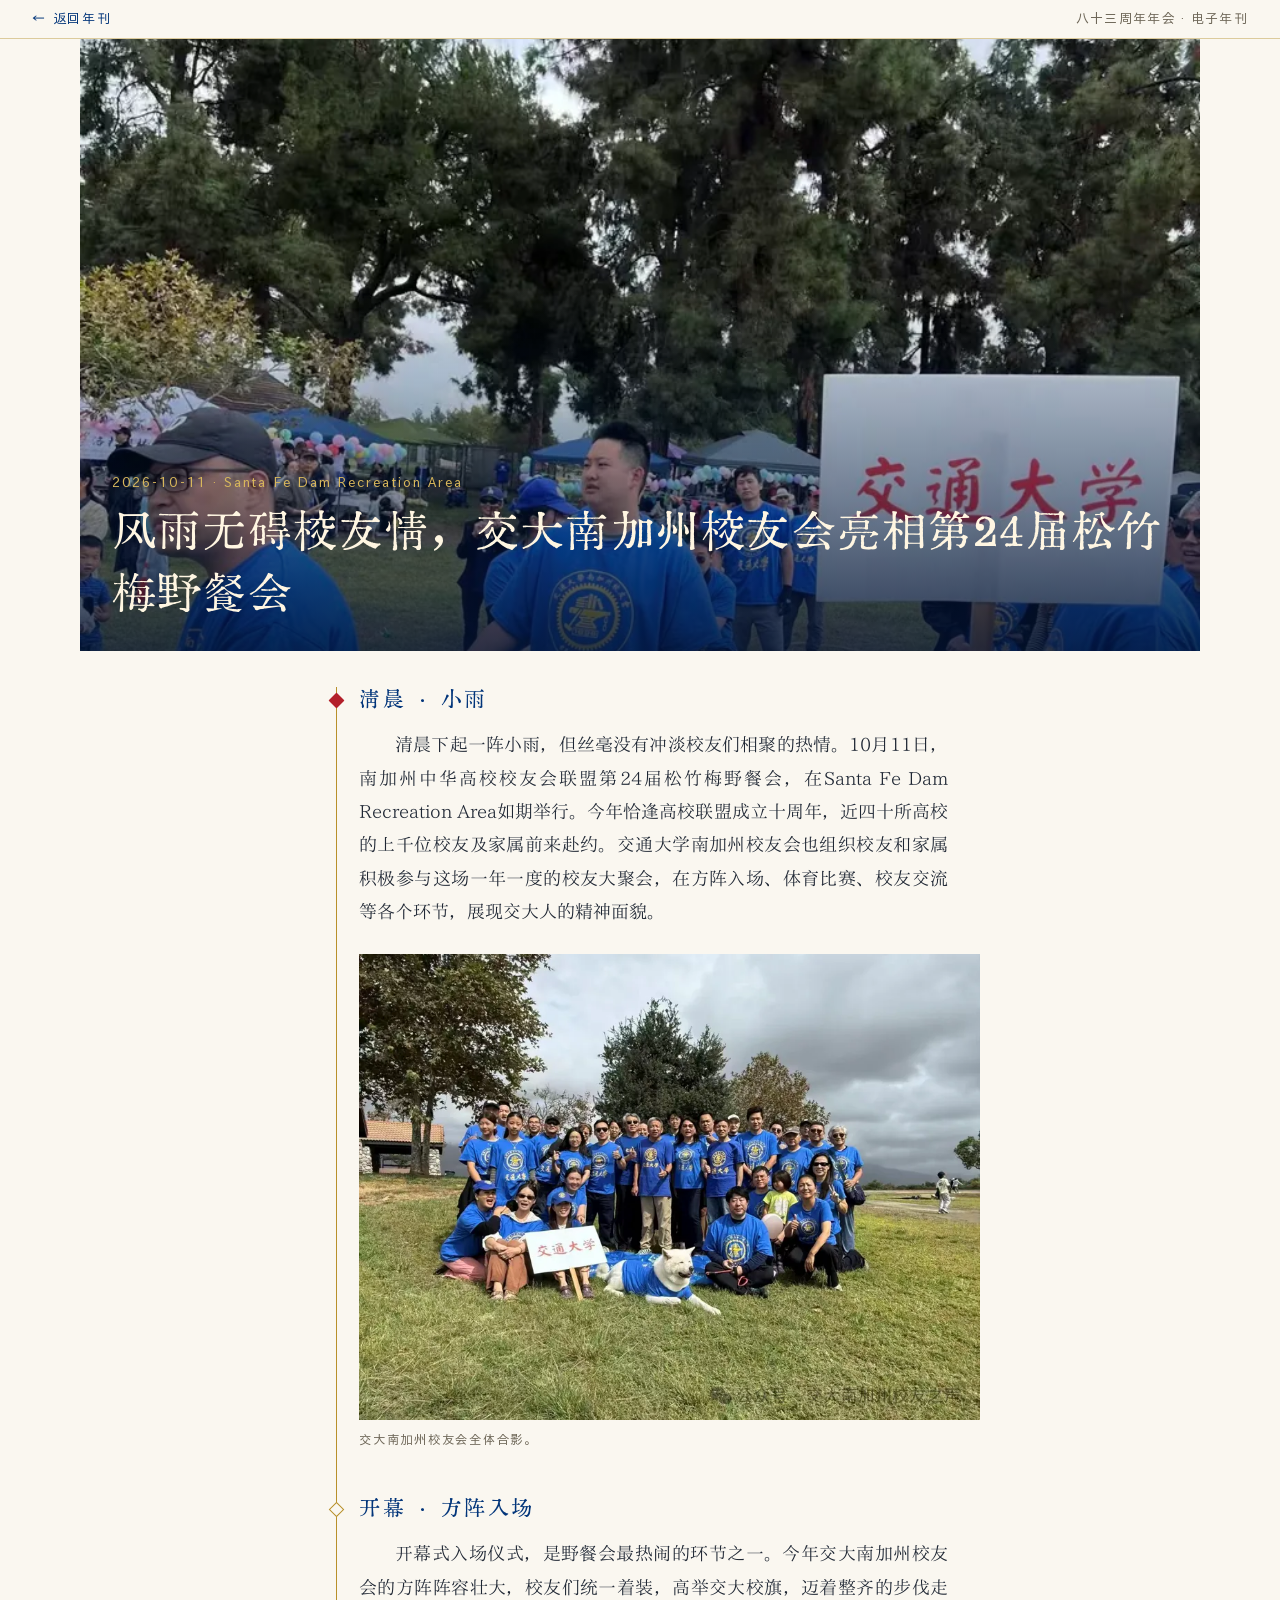
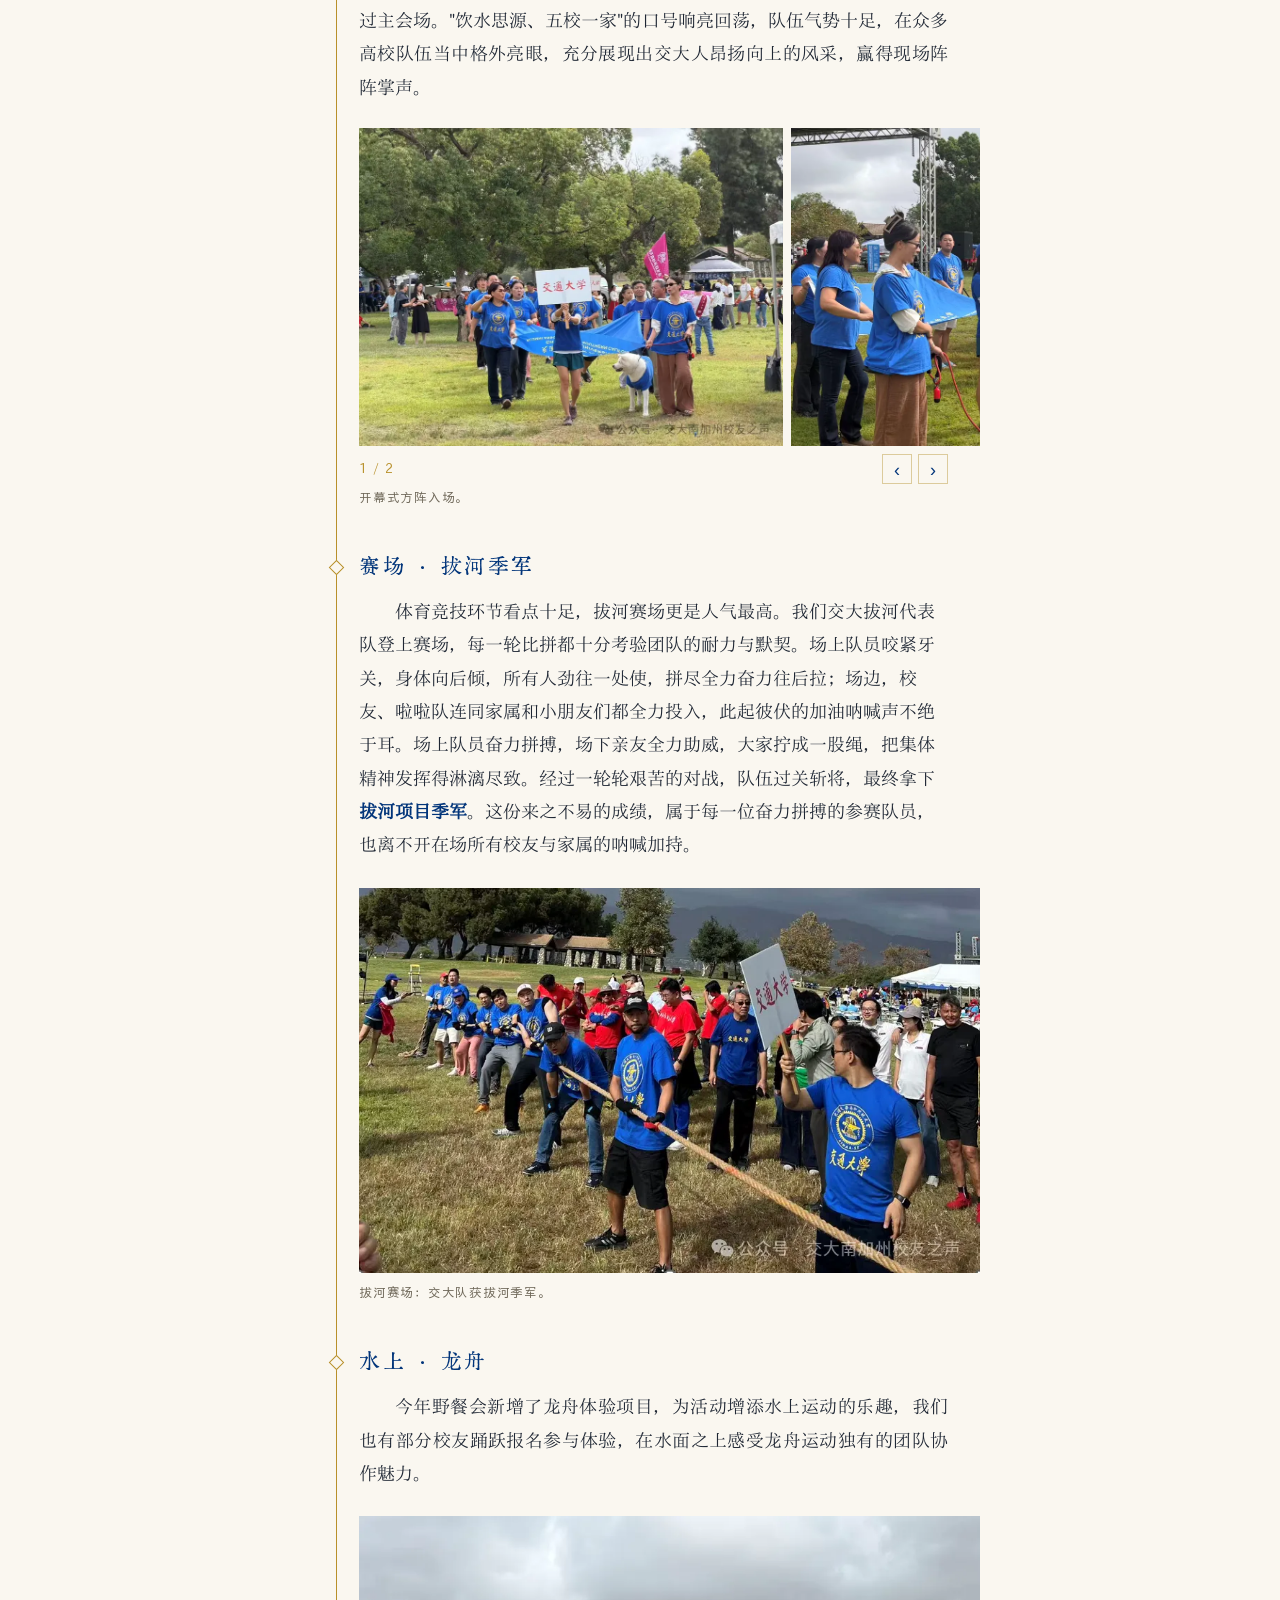
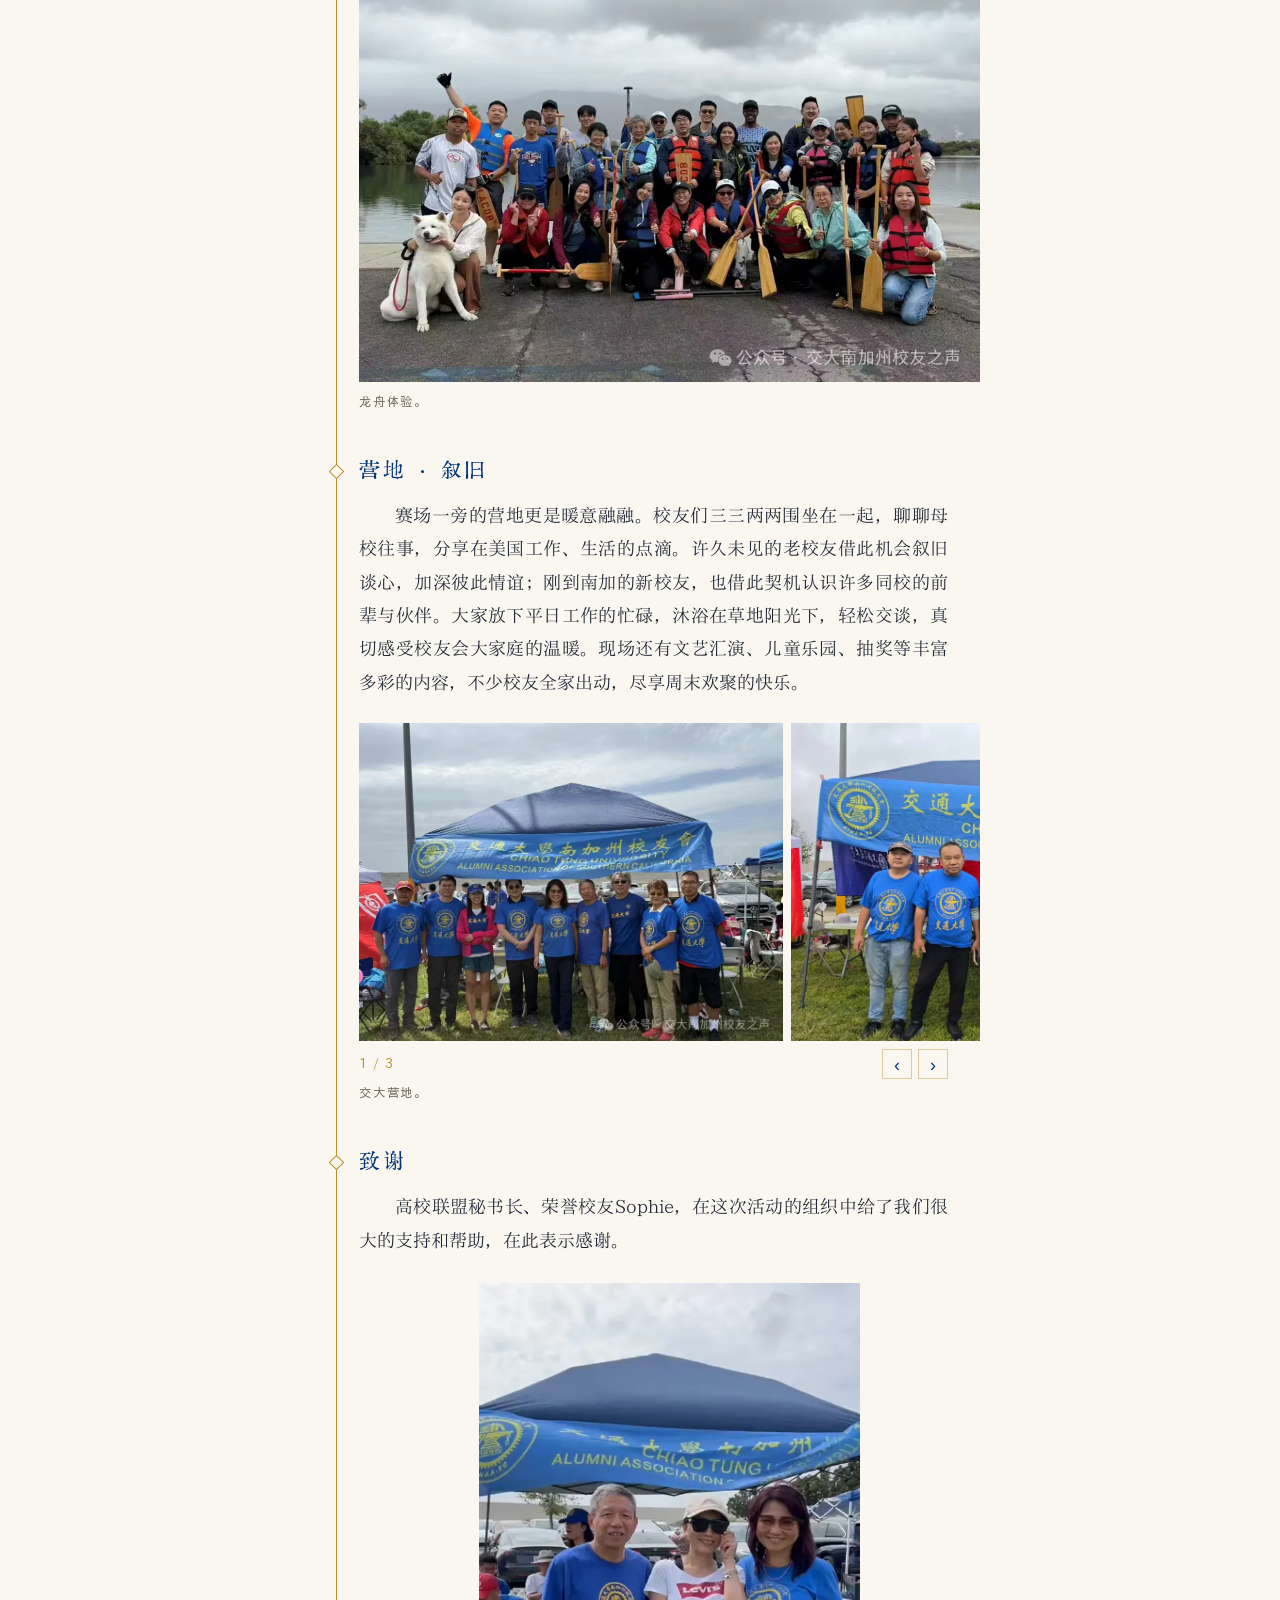
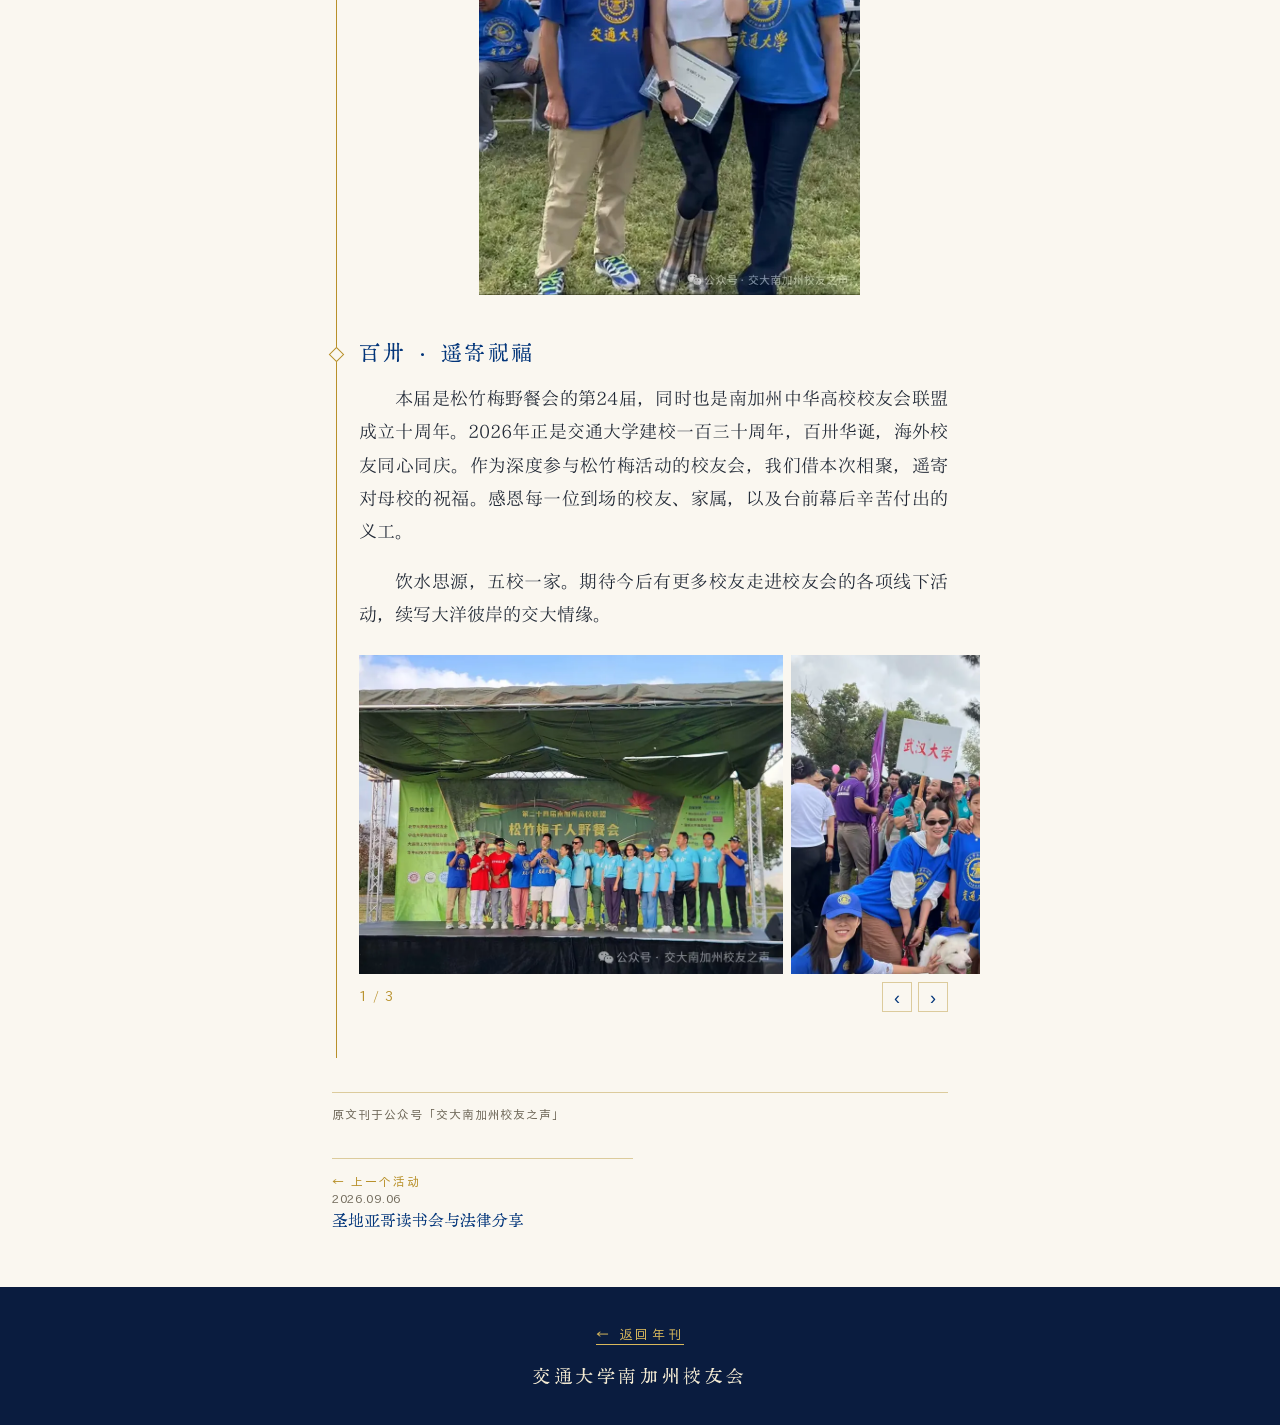
<file: events/songzhumei-2026.html>
<!doctype html>
<html lang="zh-CN">
<head>
<meta charset="utf-8">
<meta name="viewport" content="width=device-width,initial-scale=1,viewport-fit=cover">
<title>风雨无碍校友情，交大南加州校友会亮相第24届松竹梅野餐会 · 交通大学南加州校友会</title>
<meta name="description" content="2026-10-11 · Santa Fe Dam Recreation Area">
<meta name="theme-color" content="#0A1C3F">
<link rel="stylesheet" href="../assets/fonts.css" media="print" onload="this.media='all'"><noscript><link rel="stylesheet" href="../assets/fonts.css"></noscript>
<style>
/* 电子年刊 · 网页版（手机优先）
   颜色、字体照「设计规范.md」：海军蓝主色、金色细线点缀、中国红只做印章。
   不用圆角卡片、阴影、渐变按钮；章节靠大标题、留白和细金线分隔。 */
:root{
  --navy:#02357A; --deep:#0A1C3F; --ink:#1E2633; --muted:#6E6758;
  --gold:#B8902A; --gold-l:#D9B85C; --gold-line:#DCCB9C; --paper:#FAF7F0; --sheet:#FFFDF8;
  --red:#B3202A;
  --f-display:"Display","Songti SC","Noto Serif SC",serif;
  --f-text:"ZhiSong","Songti SC","Noto Serif SC",serif;
  --f-ui:"XiHei","PingFang SC","Noto Sans SC",sans-serif;
  --f-brush:"Brush","Display",serif;
  --gut:20px; --col:680px;
}
*{box-sizing:border-box}
html{-webkit-text-size-adjust:100%;scroll-behavior:smooth;scroll-padding-top:12px}
body{margin:0;background:var(--paper);color:var(--ink);font:17px/1.85 var(--f-text);-webkit-font-smoothing:antialiased}
img{max-width:100%;display:block}
a{color:var(--navy);text-decoration-color:var(--gold-line);text-underline-offset:3px}
h1,h2,h3,h4,p,figure,blockquote,ol,ul,dl,dd{margin:0}
ol,ul{padding:0;list-style:none}
main{overflow:hidden}

/* ── 章节通用 ── */
.sec,.ads{max-width:var(--col);margin:0 auto;padding:72px var(--gut) 24px}
.ch{margin-bottom:40px}
.ch-kicker{font:13px/1.4 var(--f-ui);letter-spacing:.32em;color:var(--gold);margin-bottom:10px}
.ch-title{font:400 46px/1.15 var(--f-display);color:var(--navy);letter-spacing:.06em;display:flex;align-items:center;gap:14px}
.ch-sub{margin-top:14px;padding-top:12px;border-top:1px solid var(--gold-line);font:13px/1.7 var(--f-ui);letter-spacing:.12em;color:var(--muted);display:flex;flex-wrap:wrap;column-gap:1.4em}
.seal{display:inline-flex;align-items:center;justify-content:center;width:34px;height:34px;background:var(--red);color:#FFF6E8;font:400 19px/1 var(--f-display);border-radius:3px;transform:rotate(-4deg)}

/* ── 目录 ── */
.toc-btn{position:fixed;top:max(12px,env(safe-area-inset-top));right:12px;z-index:20;border:1px solid var(--gold);background:var(--deep);color:#F2E3B8;font:14px/1 var(--f-ui);letter-spacing:.3em;padding:10px 10px 10px 14px;cursor:pointer;opacity:0;pointer-events:none;transition:opacity .25s}
.toc-btn.show{opacity:1;pointer-events:auto}
.toc{position:fixed;inset:0;z-index:30;background:var(--deep);color:#F4EBD3;overflow:auto}
.toc-in{max-width:var(--col);margin:0 auto;padding:64px 28px 40px}
.toc-h{display:flex;flex-direction:column;gap:4px;font:13px/1.6 var(--f-ui);letter-spacing:.24em;color:var(--gold-l);padding-bottom:18px;border-bottom:1px solid rgba(217,184,92,.4);margin-bottom:12px}
.toc li a{display:flex;align-items:baseline;gap:18px;padding:13px 0;color:#F6EEDA;text-decoration:none;font:400 26px/1.3 var(--f-display);letter-spacing:.08em;border-bottom:1px solid rgba(217,184,92,.16)}
.toc li a i{font:13px/1 var(--f-ui);font-style:normal;color:var(--gold-l);letter-spacing:.1em;width:22px}
.toc-close{margin-top:28px;background:none;border:1px solid rgba(217,184,92,.6);color:var(--gold-l);font:14px/1 var(--f-ui);letter-spacing:.3em;padding:12px 16px 12px 20px;cursor:pointer}
body.toc-open{overflow:hidden}

/* ── 封面 ── */
.cover{position:relative;min-height:100vh;min-height:100svh;color:#fff;display:flex;flex-direction:column;overflow:hidden;background:#021A44}
.cv-bg{position:absolute;inset:0;background-size:cover;background-position:center 78%}
.cv-bg::after{content:"";position:absolute;inset:0;background:linear-gradient(180deg,rgba(2,22,60,.55) 0%,rgba(2,22,60,.08) 38%,rgba(2,22,60,.25) 70%,rgba(2,18,48,.78) 100%)}
.cv-top,.cv-main,.cv-foot{position:relative;z-index:1}
.cv-top{display:flex;align-items:center;justify-content:space-between;gap:16px;padding:max(22px,env(safe-area-inset-top)) var(--gut) 0}
.cv-emblem{width:64px}
.cv-schools{width:min(58vw,300px)}
.cv-main{flex:1;display:flex;flex-direction:column;justify-content:center;padding:30px var(--gut) 10px}
.cv-year{font:400 22px/1 var(--f-display);letter-spacing:.3em;color:var(--gold-l)}
.cv-title{margin-top:12px;white-space:nowrap;font:400 clamp(36px,10.6vw,84px)/1.08 var(--f-display);letter-spacing:.06em;background:linear-gradient(180deg,#FFF4C8,#F2D47C 40%,#C8982C 78%,#F6E0A0);-webkit-background-clip:text;background-clip:text;color:transparent;filter:drop-shadow(0 2px 4px rgba(0,10,40,.45))}
.cv-org{margin-top:16px;font:15px/1.6 var(--f-ui);letter-spacing:.42em;color:#E9EEF7}
.cv-130{margin-top:34px;width:min(62vw,300px)}
.cv-130 svg{display:block;width:100%;height:auto}
.cv-years{display:flex;align-items:center;gap:12px;margin-top:6px;font:400 17px/1 var(--f-display);color:var(--gold-l);letter-spacing:.14em}
.cv-years i{flex:1;max-width:80px;border-top:1px solid var(--gold-l)}
.cv-couplet{margin-top:34px;font:400 clamp(24px,7vw,40px)/1.5 var(--f-brush);color:#F6DE9A;letter-spacing:.12em;text-shadow:0 2px 6px rgba(0,20,60,.5)}
.cv-couplet div:nth-child(2){padding-left:2em}
.cv-foot{padding:18px var(--gut) max(22px,env(safe-area-inset-bottom));font:13px/1.7 var(--f-ui);letter-spacing:.14em;color:#DCE4F2}
.cv-down{display:inline-block;margin-top:14px;color:var(--gold-l);text-decoration:none;letter-spacing:.4em;border-bottom:1px solid var(--gold-l);padding-bottom:4px}

/* ── 贺信 ── */
.letter{background:var(--sheet);border:1px solid #E8DFC9;padding:28px 22px 26px;margin:0 calc(var(--gut) * -0.4) 40px}
.lt-head{margin:-6px 0 22px;padding-bottom:16px;border-bottom:1px solid #EFE6D2}
.lt-head img{max-height:84px;width:auto;margin:0 auto}
.lt-from{font:400 26px/1.35 var(--f-display);color:var(--navy);letter-spacing:.06em;margin-bottom:18px}
.lt-from span{display:block;margin-top:4px;font:14px/1.5 var(--f-ui);letter-spacing:.2em;color:var(--muted)}
.lt-body p{text-indent:2em;margin-bottom:.9em;text-align:justify}
.lt-body p.lt-greet{text-indent:0;font-weight:600}
.letter.trad .lt-body p{letter-spacing:.01em}
.lt-sign{position:relative;display:flex;justify-content:flex-end;margin-top:26px;padding:10px 0 6px}
.lt-sign-t{position:relative;z-index:1;text-align:right;font:15px/1.9 var(--f-text);color:var(--ink)}
.lt-seal{position:absolute;z-index:2;right:6px;top:50%;transform:translateY(-50%);width:112px;pointer-events:none}
.trad .lt-sign{padding-bottom:14px}
.trad .lt-seal{width:124px;right:auto;left:6%;top:auto;bottom:-4px;transform:none}
.lt-origs{display:flex;align-items:flex-end;flex-wrap:wrap;gap:12px 22px;margin-top:22px;padding-top:16px;border-top:1px solid #EFE6D2}
.lt-orig{display:flex;align-items:flex-end;gap:12px;text-decoration:none;color:var(--gold)}
.lt-thumb{width:58px;height:auto;border:1px solid #E3D8BF}
.lt-orig span,.lt-pdf{font:13px/1 var(--f-ui);letter-spacing:.24em;color:var(--gold);border-bottom:1px solid var(--gold-line);padding-bottom:4px;text-decoration:none}
/* 原件查看层 */
.viewer{position:fixed;inset:0;z-index:40;background:#0B1424;display:flex;flex-direction:column}
.viewer[hidden]{display:none}
.vw-bar{display:flex;align-items:center;gap:16px;padding:max(12px,env(safe-area-inset-top)) 14px 12px;color:#E9DFC4;font:13px/1.4 var(--f-ui);letter-spacing:.1em;border-bottom:1px solid rgba(217,184,92,.3)}
.vw-title{flex:1;min-width:0;overflow:hidden;text-overflow:ellipsis;white-space:nowrap}
.vw-dl{color:var(--gold-l);text-decoration:none;letter-spacing:.2em}
.vw-close{background:none;border:1px solid rgba(217,184,92,.6);color:var(--gold-l);font:13px/1 var(--f-ui);letter-spacing:.3em;padding:9px 10px 9px 14px;cursor:pointer}
.vw-scroll{flex:1;overflow:auto;-webkit-overflow-scrolling:touch;padding:14px 10px max(24px,env(safe-area-inset-bottom))}
.vw-scroll img{width:100%;max-width:900px;margin:0 auto;background:#fff;cursor:zoom-in}
.vw-scroll img.zoom{width:auto;max-width:none;cursor:zoom-out}

/* ── 校友来稿 ── */
.essay{padding-top:8px;margin-bottom:64px}
.essay + .essay{padding-top:40px;border-top:1px solid var(--gold-line)}
.es-title .nb{display:inline-block}
.es-no{font:400 15px/1 var(--f-display);color:var(--gold);letter-spacing:.1em}
.es-title{margin-top:10px;font:400 30px/1.4 var(--f-display);color:var(--navy);letter-spacing:.04em}
.es-by{margin:16px 0 28px;display:flex;align-items:center;gap:14px}
.es-av{width:56px;height:56px;border-radius:50%;object-fit:cover;flex:none;border:1px solid var(--gold-line)}
.es-by-t{display:flex;flex-direction:column;gap:1px}
.es-by b{font:400 18px/1.45 var(--f-display);color:var(--ink);letter-spacing:.12em;margin-bottom:2px}
.es-by span{font:13px/1.55 var(--f-ui);color:var(--muted);letter-spacing:.06em}
.es-by span.l2{color:var(--gold)}
.es-body p{text-indent:2em;margin-bottom:.85em;text-align:justify}
.es-fig{margin:26px calc(var(--gut) * -1) 28px}
.es-fig img{width:100%;height:auto}
.es-fig.tall{margin-left:0;margin-right:0}
.es-fig.tall img{width:auto;max-width:100%;max-height:78vh;margin:0 auto}
.es-fig figcaption{margin-top:8px;padding:0 var(--gut);font:12.5px/1.5 var(--f-ui);color:var(--muted);letter-spacing:.06em}
.es-fig.tall figcaption{padding:0;text-align:center}
@media (min-width:760px){.es-fig{margin-left:-40px;margin-right:-40px}.es-fig figcaption{padding:0 40px}.es-fig.tall{margin-left:0;margin-right:0}}

/* ── 致辞 ── */
.sp{margin-bottom:56px}
.sp-who{display:grid;grid-template-columns:42% 1fr;gap:18px;align-items:end;margin-bottom:22px}
.sp-photo{width:100%;aspect-ratio:4/5;object-fit:cover}
.sp-who figcaption{display:flex;flex-direction:column;gap:4px;padding-bottom:4px}
.sp-role{font:13px/1.4 var(--f-ui);letter-spacing:.32em;color:var(--gold)}
.sp-name{font:400 34px/1.2 var(--f-display);color:var(--navy);letter-spacing:.1em}
.sp-bio{font:12.5px/1.6 var(--f-ui);color:var(--muted)}
.sp-quote{font:400 21px/1.6 var(--f-display);color:var(--navy);padding:4px 0 18px;margin-bottom:18px;border-bottom:1px solid var(--gold-line)}
.sp-text p{text-indent:2em;margin-bottom:.8em;text-align:justify}
.sp-2 .sp-who{grid-template-columns:1fr 42%}
.sp-2 .sp-who .sp-photo{order:2}
.sp-2 .sp-who figcaption{text-align:right}
.sky{margin-top:24px;text-align:center;color:var(--gold)}
.sky-t{font:400 20px/1.2 var(--f-display);letter-spacing:.6em;text-indent:.6em;color:var(--navy);margin-bottom:14px}
.sky-art svg{display:block;width:100%;height:auto}
.sky-s{margin-top:10px;font:11px/1.6 var(--f-ui);letter-spacing:.2em;color:var(--muted)}

/* ── 节目单 ── */
.pg-sec{margin-bottom:30px}
.pg-h{display:flex;align-items:center;gap:12px;font:400 23px/1.3 var(--f-display);color:var(--navy);letter-spacing:.1em;margin-bottom:6px}
.pg-num{width:30px;height:30px;display:inline-flex;align-items:center;justify-content:center;border:1px solid var(--gold);color:var(--gold);font:400 16px/1 var(--f-display)}
.pg-list li{display:grid;grid-template-columns:62px 1fr;gap:12px;padding:11px 0;border-bottom:1px solid #ECE3CF}
.pg-list time{font:14px/1.9 var(--f-ui);color:var(--gold);letter-spacing:.04em}
.pg-item{display:block;line-height:1.6}
.pg-who{display:block;margin-top:2px;font:13px/1.5 var(--f-ui);color:var(--muted)}

/* ── 奖品 ── */
.pz-tier{margin-bottom:38px}
.pz-h{display:flex;align-items:baseline;justify-content:space-between;font:400 26px/1.3 var(--f-display);color:var(--navy);letter-spacing:.14em;padding-bottom:8px;border-bottom:1px solid var(--gold-line);margin-bottom:18px}
.pz-h em{font:13px/1 var(--f-ui);font-style:normal;color:var(--gold);letter-spacing:.2em}
.pz-items{display:grid;grid-template-columns:1fr 1fr;gap:26px 18px}
.pz-items.n1{grid-template-columns:1fr}
.pz-items.n1 .pz.cut .pz-pic{aspect-ratio:auto;max-width:62%;margin:0 auto}
.pz-items.n1 .pz.cut figcaption{text-align:center}
.pz-1 .pz-items .pz-pic{aspect-ratio:16/9}
.pz-pic{aspect-ratio:1/1;display:flex;align-items:center;justify-content:center}
.pz.cut .pz-pic img{max-height:100%;width:auto;object-fit:contain}
.pz.photo .pz-pic img{width:100%;height:100%;object-fit:cover}
.pz figcaption{margin-top:10px;display:flex;flex-direction:column}
.pz figcaption b{font-weight:400;font-size:16px;line-height:1.5;color:var(--ink)}
.pz figcaption span{font:12.5px/1.5 var(--f-ui);color:var(--muted)}
.pz figcaption em{font:13px/1.6 var(--f-ui);font-style:normal;color:var(--gold);letter-spacing:.1em}

/* ── 年度回顾 ── */
.rv-lead{margin:0 calc(var(--gut) * -1) 36px}
.rv-hero{position:relative}
.rv-hero img{width:100%;aspect-ratio:4/3;object-fit:cover}
.rv-badge{position:absolute;left:var(--gut);bottom:-18px;background:var(--deep);color:#F4EBD3;padding:12px 16px;display:flex;flex-direction:column;gap:2px;max-width:82%}
.rv-badge span{font:13px/1.5 var(--f-ui);letter-spacing:.06em}
.rv-badge b{font:400 22px/1.3 var(--f-display);color:var(--gold-l);letter-spacing:.12em}
.rv-lead-t{padding:22px var(--gut) 0}
.rv-赛场 .rv-lead-t{padding-top:36px}
.rv-kick{font:13px/1.4 var(--f-ui);letter-spacing:.32em;color:var(--red);margin-bottom:6px}
.rv-when{font:13px/1.6 var(--f-ui);letter-spacing:.1em;color:var(--gold)}
.rv-lead-t h3{font:400 28px/1.35 var(--f-display);color:var(--navy);margin:6px 0 10px}
.rv-lead-t blockquote{font:400 19px/1.6 var(--f-display);color:var(--navy);margin-bottom:10px}
.rv-lead-t p{text-align:justify}
.rv-items{display:flex;flex-direction:column;gap:34px}
.rv-item figure{position:relative;margin-bottom:12px}
.rv-item figure img{width:100%;aspect-ratio:3/2;object-fit:cover}
.rv-item.sq figure img{aspect-ratio:auto;max-width:440px}
.rv-res{position:absolute;right:0;bottom:0;background:var(--red);color:#FFF4E2;font:400 15px/1 var(--f-display);letter-spacing:.12em;padding:9px 12px}
.rv-date{display:flex;align-items:baseline;gap:8px;margin-bottom:2px}
.rv-date b{font:400 20px/1.2 var(--f-display);color:var(--gold)}
.rv-date span{font:12px/1 var(--f-ui);color:var(--muted);letter-spacing:.1em}
.rv-item h3{font:400 22px/1.4 var(--f-display);color:var(--navy);margin-bottom:6px}
.rv-item p{text-align:justify}
/* 杂志：两条小新闻左右交错（宽屏） */
.rv-year{margin-top:44px;padding-top:18px;border-top:1px solid var(--gold-line)}
.rv-year-h{font:400 22px/1.3 var(--f-display);color:var(--navy);letter-spacing:.2em;margin-bottom:16px}
.rv-year ol{position:relative;padding-left:22px}
.rv-year ol::before{content:"";position:absolute;left:5px;top:8px;bottom:8px;border-left:1px solid var(--gold)}
.rv-year li{position:relative;display:grid;grid-template-columns:86px 1fr;align-items:baseline;padding:7px 0}
.rv-year li::before{content:"";position:absolute;left:-21px;top:16px;width:9px;height:9px;border:1px solid var(--gold);background:var(--paper);transform:rotate(45deg)}
.rv-year li.hi::before,.rv-year li.end::before{background:var(--red);border-color:var(--red)}
.rv-year time{font:11px/1 var(--f-ui);color:var(--muted);letter-spacing:.06em}
.rv-year time b{font:400 17px/1 var(--f-display);color:var(--gold);margin-left:6px}
.rv-year li.end span{color:var(--red)}

/* ── 历任会长 ── */
.pr-origin{display:grid;grid-template-columns:auto 1fr;gap:18px;align-items:center;padding:18px 0;border-top:1px solid var(--gold-line);border-bottom:1px solid var(--gold-line);margin-bottom:34px}
.pr-o-year{font:400 44px/1 var(--f-display);color:var(--gold)}
.pr-o-names{display:flex;flex-wrap:wrap;gap:4px 14px;font:400 19px/1.4 var(--f-display);color:var(--navy);letter-spacing:.1em}
.pr-origin p{font:13px/1.6 var(--f-ui);color:var(--muted);margin-top:4px}
.pr-band{margin-bottom:34px}
.pr-band-h{font:400 22px/1.2 var(--f-display);color:var(--gold);letter-spacing:.12em;margin-bottom:14px}
.pr-grid{display:grid;grid-template-columns:repeat(3,minmax(0,1fr));gap:18px 12px}
.pr-p img{width:100%;aspect-ratio:4/5;object-fit:cover;background:#E9E3D6}
.pr-p figcaption,.pr-text li{display:flex;flex-direction:column;margin-top:8px}
.pr-p b,.pr-text b{font:400 18px/1.3 var(--f-display);color:var(--navy);letter-spacing:.06em}
.pr-p span,.pr-text span{font:11.5px/1.5 var(--f-ui);color:var(--muted)}
.pr-p em,.pr-text em{font:11.5px/1.5 var(--f-ui);font-style:normal;color:var(--gold)}
.pr-text{display:grid;grid-template-columns:repeat(2,minmax(0,1fr));gap:4px 18px;margin-top:16px}
.pr-text li{padding:8px 0;border-top:1px solid #ECE3CF}

/* ── 团队 ── */
.team h3{font:400 24px/1.3 var(--f-display);color:var(--navy);letter-spacing:.16em;margin-bottom:12px}
.team h4{font:13px/1.4 var(--f-ui);letter-spacing:.32em;color:var(--gold);margin:22px 0 8px}
.tg-hon{padding-bottom:28px;margin-bottom:30px;border-bottom:1px solid var(--gold-line)}
.tg-note{font:13px/1.5 var(--f-ui);color:var(--muted);margin:-6px 0 14px;letter-spacing:.06em}
.tg-hon ul{display:grid;grid-template-columns:repeat(4,minmax(0,1fr));gap:10px 8px}
.tg-hon li{font:400 18px/1.4 var(--f-display);color:var(--ink);letter-spacing:.06em}
.tg-exec{display:grid;grid-template-columns:1fr 1fr;gap:14px 16px}
.tg-exec div{border-top:1px solid #ECE3CF;padding-top:8px}
.tg-exec dt{font:12px/1.5 var(--f-ui);letter-spacing:.2em;color:var(--gold)}
.tg-exec dd{font:400 21px/1.4 var(--f-display);color:var(--navy)}
.tg-names{display:grid;grid-template-columns:repeat(3,minmax(0,1fr));gap:10px 12px}
.tg-names li{display:flex;flex-direction:column}
.tg-names b{font:400 18px/1.4 var(--f-display);color:var(--ink)}
.tg-names span{font:12px/1.4 var(--f-ui);color:var(--muted)}
.tg-clubs{margin-top:36px}
.tg-clubs dl div{display:grid;grid-template-columns:96px 1fr;gap:12px;padding:12px 0;border-top:1px solid #ECE3CF}
.tg-clubs dt{font:400 17px/1.5 var(--f-display);color:var(--navy)}
.tg-clubs dd b{display:block;font-weight:400}
.tg-clubs dd span{display:block;font:13px/1.6 var(--f-ui);color:var(--muted)}

/* ── 赞助商广告 ── */
.ads{padding-top:56px}
.ads-label{font:12px/1 var(--f-ui);letter-spacing:.4em;color:var(--muted);margin-bottom:6px}
.ad{position:relative;padding:28px 0 30px;border-top:1px solid var(--gold-line)}
.ad + .ad{margin-top:0}
.ad-head{display:flex;align-items:flex-start;justify-content:space-between;gap:16px}
.ad-logo{height:auto;max-width:min(100%,280px)}
.ad-logo.center{margin:0 auto}
.ad-logo.sm{max-width:180px}
.ad-badge{display:flex;flex-direction:column;align-items:flex-end;font:12px/1.4 var(--f-ui);color:var(--muted)}
.ad-badge b{font:400 16px/1.3 var(--f-display);color:var(--navy)}
.ad-name{margin-top:14px;font:400 23px/1.4 var(--f-display);color:var(--navy);letter-spacing:.04em}
.ad-name span{margin-left:.6em;font:14px/1 var(--f-ui);color:var(--muted)}
.ad-subname{margin-top:4px;font:14px/1.5 var(--f-ui);letter-spacing:.14em;color:var(--gold)}
.ad-en{margin-top:8px;font:12px/1.5 var(--f-ui);letter-spacing:.16em;text-transform:uppercase;color:var(--navy)}
.ad-hero{margin:22px 0 6px}
.ad-hero div{font:400 clamp(25px,7.2vw,34px)/1.45 var(--f-display);color:var(--navy);letter-spacing:.03em}
.ad-hero span{display:block;margin-top:10px;font:13px/1.4 var(--f-ui);letter-spacing:.32em;color:var(--gold)}
.ad-tag{margin-top:12px;color:var(--gold);font-size:15.5px;line-height:1.6}
.ad-tag.big{font:400 22px/1.5 var(--f-display);color:var(--navy)}
.ad-desc{margin-top:12px;text-align:justify}
.ad-person{display:grid;grid-template-columns:96px 1fr;gap:16px;align-items:center;margin-top:18px}
.ad-person img{width:96px;height:96px;border-radius:50%;object-fit:cover}
.ad-person b{display:block;font:400 20px/1.4 var(--f-display);color:var(--navy)}
.ad-person em{display:block;font:13px/1.5 var(--f-ui);font-style:normal;color:var(--gold)}
.ad-person span{display:block;font-size:14.5px;line-height:1.6}
.ad-cut{display:block;width:auto;max-width:62%;max-height:min(52vh,440px);object-fit:contain;margin:16px 0 0 auto}   /* 10-31 竖长图（DMG 喷淋）在电脑上会撑满屏幕：限高 */
.ad-stats{display:flex;margin-top:18px;border-top:1px solid #ECE3CF;border-bottom:1px solid #ECE3CF}
.ad-stats div{flex:1;padding:12px 8px}
.ad-stats div + div{border-left:1px solid #ECE3CF}
.ad-stats b{display:block;font:400 22px/1.2 var(--f-display);color:var(--navy)}
.ad-stats span{font:12px/1.4 var(--f-ui);color:var(--muted)}
.ad-tiles{margin-top:16px;counter-reset:t}
.ad-tiles li{display:grid;grid-template-columns:30px 1fr;padding:8px 0;border-top:1px solid #ECE3CF;counter-increment:t}
.ad-tiles li::before{content:counter(t,decimal-leading-zero);font:12px/1.9 var(--f-ui);color:var(--gold)}
.ad-tiles li b{font-weight:400}
.ad-tiles li span{grid-column:2;font:13px/1.5 var(--f-ui);color:var(--muted)}
.ad-cols{display:grid;grid-template-columns:repeat(auto-fit,minmax(130px,1fr));gap:12px;margin-top:16px}
.ad-cols b{display:block;font:13px/1.6 var(--f-ui);letter-spacing:.2em;color:var(--gold)}
.ad-cols span{display:block;font-size:15px;line-height:1.6}
.ad-kv{margin-top:16px}
.ad-kv div{display:grid;grid-template-columns:5.6em 1fr;gap:12px;padding:8px 0;border-top:1px solid #ECE3CF}
.ad-kv dt{font:13px/1.95 var(--f-ui);letter-spacing:.12em;color:var(--gold)}
.ad-kv dd{font-size:15.5px;line-height:1.7}
.ad-list-h{margin-top:18px;font:13px/1.4 var(--f-ui);letter-spacing:.24em;color:var(--gold)}
.ad-list{margin-top:8px}
.ad-list li{position:relative;padding:5px 0 5px 16px;font-size:15.5px;line-height:1.6}
.ad-list li::before{content:"";position:absolute;left:0;top:15px;width:6px;height:6px;border:1px solid var(--gold);transform:rotate(45deg)}
.ad-list.two{display:grid;grid-template-columns:1fr 1fr;column-gap:16px}
.ad-chips{display:flex;flex-wrap:wrap;gap:6px 18px;margin-top:12px;font:14px/1.6 var(--f-ui);color:var(--navy);letter-spacing:.06em}
.ad-steps{margin-top:16px}
.ad-steps li{display:grid;grid-template-columns:34px 1fr;gap:10px;padding:8px 0;border-top:1px solid #ECE3CF}
.ad-steps i{font:400 20px/1.3 var(--f-display);font-style:normal;color:var(--gold)}
.ad-steps b{display:block;font-weight:400;color:var(--navy)}
.ad-steps span{font:13.5px/1.6 var(--f-ui);color:var(--muted)}
.ad-more{color:var(--muted);font-size:15px}
.ad-close{margin-top:14px;font:400 19px/1.6 var(--f-display);color:var(--navy)}
.ad-imgs{display:grid;gap:8px;margin-top:18px}
.ad-imgs.n2{grid-template-columns:1fr 1fr}
.ad-imgs.n3{grid-template-columns:repeat(3,1fr)}
.ad-imgs img{width:100%;aspect-ratio:3/2;object-fit:cover}
.ad-imgs.n1 img{aspect-ratio:16/10}
.ad-imgs.whole img{object-fit:contain;background:#fff;aspect-ratio:1/1}
.ad-imgs figcaption{margin-top:6px;font:12px/1.5 var(--f-ui);color:var(--muted)}
.ad-sign{margin-top:14px;text-align:right;font:15px/1.6 var(--f-text)}
.ad-call{margin-top:18px;font:400 26px/1.3 var(--f-ui);letter-spacing:.02em}
.ad-call a{text-decoration:none;color:var(--navy)}
.ad-call i{display:block;font:12px/1.6 var(--f-ui);font-style:normal;letter-spacing:.2em;color:var(--gold)}
.ad-call span{display:block;font:14px/1.6 var(--f-text);color:var(--muted)}
.ad-contact{margin-top:10px;font:14px/1.7 var(--f-ui);color:var(--muted)}
.ad-contact a{color:var(--navy)}
.ad-links{display:flex;flex-wrap:wrap;gap:10px 22px;margin-top:16px}
.ad-web{font:14px/1.4 var(--f-ui);letter-spacing:.06em;color:var(--navy);text-decoration:none;border-bottom:1px solid var(--gold);padding-bottom:3px}
.ad-web::after{content:" ↗";color:var(--gold)}
.ad-offices{display:grid;gap:12px;margin-top:18px;font:14px/1.6 var(--f-ui);color:var(--muted)}
.ad-offices b{display:block;color:var(--navy);font-weight:400}
/* 贺词（总会） */
.ad-wish{text-align:center;padding-top:34px}
.wish{margin-top:18px;color:var(--navy);font-family:var(--f-display);letter-spacing:.1em}
.wish .w-小{font-size:16px;color:var(--gold)}
.wish .w-中{font-size:19px;line-height:1.8}
.wish .w-大{font-size:30px;line-height:1.45}
.wish-motto{margin-top:16px;font:13px/1 var(--f-ui);letter-spacing:.4em;color:var(--gold)}
.wish-sign{margin-top:18px;font:15px/1.6 var(--f-text)}
.wish-sign span{display:block;font:11px/1.6 var(--f-ui);color:var(--muted);letter-spacing:.06em}
/* 校友名字 */
.ad-kick{font:13px/1.4 var(--f-ui);letter-spacing:.3em;color:var(--gold)}
.names{display:flex;flex-wrap:wrap;align-items:center;gap:18px 34px;margin:18px 0 10px}
.names img{height:44px;width:auto}
.ad-thanks{font:14px/1.6 var(--f-ui);color:var(--muted);letter-spacing:.1em}
/* 分会专页 */
.ad-big{font:400 32px/1.3 var(--f-display);color:var(--navy);letter-spacing:.08em;margin-top:6px}
.ad-chief{display:grid;grid-template-columns:38% 1fr;gap:16px;margin-top:18px;align-items:start}
.ad-chief img{width:100%;aspect-ratio:4/5;object-fit:cover}
.ad-chief b{display:block;font:400 24px/1.3 var(--f-display);color:var(--navy);margin-top:4px}
.ad-chief em{display:block;font:13px/1.5 var(--f-ui);font-style:normal;color:var(--muted)}
.ad-chief p{margin-top:8px;font-size:14.5px;line-height:1.7}
.ad-sub-h{margin-top:22px;font:400 20px/1.3 var(--f-display);color:var(--navy);letter-spacing:.14em}
/* 整页广告 / 封底 */
.fp-hero,.bk-hero{width:calc(100% + 2 * var(--gut));max-width:none;margin:14px calc(var(--gut) * -1) 0;aspect-ratio:16/10;object-fit:cover}
.bk-open{margin-top:12px;font:13px/1.4 var(--f-ui);letter-spacing:.24em;color:var(--red)}
.bk-close{margin-top:12px;font:400 20px/1.6 var(--f-display);color:var(--navy)}
.bk-sis{margin-top:20px}
.bk-sis h3{font:13px/1.4 var(--f-ui);letter-spacing:.3em;color:var(--gold);font-weight:400}
.bk-s-name{display:block;margin-top:12px;font:400 20px/1.4 var(--f-display);color:var(--navy)}
.bk-s-name span{display:block;font:12px/1.4 var(--f-ui);color:var(--muted);letter-spacing:.1em}

/* ── 页脚 ── */
.foot{margin-top:60px;background:var(--deep);color:#DCE4F2;text-align:center;padding:48px var(--gut) max(48px,env(safe-area-inset-bottom));font:13px/1.8 var(--f-ui);letter-spacing:.12em}
.foot-org{font:400 22px/1.4 var(--f-display);color:#F4EBD3;letter-spacing:.2em}
.foot-en{font-size:11px;letter-spacing:.06em;color:#9FB0CC}
.foot-m{margin-top:16px;color:var(--gold-l);letter-spacing:.4em}
.foot-y{color:#9FB0CC}
.foot-top{display:inline-block;margin-top:20px;color:var(--gold-l);text-decoration:none;border-bottom:1px solid var(--gold-l);padding-bottom:3px;letter-spacing:.3em}

/* ── 宽屏（平板、电脑） ── */
@media (min-width:760px){
  :root{--gut:32px}
  body{font-size:18px}
  .sec,.ads{padding-top:96px}
  .ch-title{font-size:60px}
  .cover{min-height:100vh}
  .cv-main{padding-left:8vw}
  .cv-emblem{width:84px}
  .letter{margin:0 0 48px;padding:44px 52px 40px}
  .rv-lead{margin-left:-80px;margin-right:-80px}
  .rv-hero img{aspect-ratio:16/9}
  .rv-lead-t{padding-left:80px;padding-right:80px}
  .rv-items{display:grid;grid-template-columns:1fr 1fr;gap:40px 28px}
  .rv-专题 .rv-items{grid-template-columns:1fr}
  .rv-专题 .rv-item{display:grid;grid-template-columns:1fr 1fr;gap:24px;align-items:start}
  .rv-专题 .rv-item:nth-child(even) figure{order:2}
  .pr-grid{grid-template-columns:repeat(4,minmax(0,1fr))}
  .tg-hon ul{grid-template-columns:repeat(6,minmax(0,1fr))}
  .pz-items{grid-template-columns:repeat(3,1fr)}
  .pz-items.n1{grid-template-columns:1fr}
  .ad-offices{grid-template-columns:repeat(3,1fr)}
  .fp-hero,.bk-hero{width:100%;margin-left:0;margin-right:0}
}
@media (min-width:1100px){
  .rv-lead{margin-left:-160px;margin-right:-160px}
  .rv-lead-t{padding-left:160px;padding-right:160px}
}

/* ══════════ 活动详情页（二级页面） ══════════ */
.ev-bar{position:sticky;top:0;z-index:10;display:flex;justify-content:space-between;align-items:center;gap:12px;padding:max(10px,env(safe-area-inset-top)) var(--gut) 10px;background:rgba(250,247,240,.96);border-bottom:1px solid var(--gold-line);font:13px/1.4 var(--f-ui);letter-spacing:.1em;color:var(--muted)}
.ev-bar a{color:var(--navy);text-decoration:none;letter-spacing:.14em}
.ev-kick{font:13px/1.5 var(--f-ui);letter-spacing:.16em;color:var(--gold)}
.ev-title{margin-top:10px;font:400 30px/1.4 var(--f-display);color:var(--navy);letter-spacing:.03em}
.ev-host{margin-top:10px;font:12.5px/1.6 var(--f-ui);color:var(--muted)}
.ev-lead{margin:22px 0 4px;font-size:18.5px;line-height:1.9;color:var(--ink);text-align:justify}
.ev-p{text-indent:2em;margin:0 0 .9em;text-align:justify}
.ev-p b{font-weight:600;color:var(--navy)}
.ev-src{margin-top:34px;padding-top:12px;border-top:1px solid var(--gold-line);font:12px/1.6 var(--f-ui);color:var(--muted);letter-spacing:.08em}
.ev-pic{display:block;cursor:zoom-in}
.ev-pic img{width:100%;height:auto}
.ev-figs{margin:26px 0 30px;display:grid;gap:6px}
.ev-figs figcaption{margin-top:4px;font:12.5px/1.6 var(--f-ui);color:var(--muted);letter-spacing:.06em}
.ev-figs.n3{grid-template-columns:1fr 1fr}.ev-figs.n3 .ev-pic:first-child{grid-column:1/-1}
.ev-figs.n3 .ev-pic:not(:first-child) img{aspect-ratio:1/1;object-fit:cover}
.ev-figs .ev-pic.tall img{max-height:80vh;width:auto;max-width:100%;margin:0 auto}
.ev-foot{margin-top:40px;background:var(--deep);color:#DCE4F2;text-align:center;padding:36px var(--gut) max(36px,env(safe-area-inset-bottom));font:13px/1.8 var(--f-ui);letter-spacing:.12em}
.ev-foot a{color:var(--gold-l);text-decoration:none;border-bottom:1px solid var(--gold-l);padding-bottom:3px;letter-spacing:.24em}
.ev-foot-org{margin-top:18px;font:400 18px/1.4 var(--f-display);color:#F4EBD3;letter-spacing:.2em}
/* A 图文长卷 */
.evA-hero img{width:100%;aspect-ratio:4/3;object-fit:cover}
.evA-hero-cap{padding:8px var(--gut) 0;font:12.5px/1.6 var(--f-ui);color:var(--muted);letter-spacing:.06em}
.evA{padding-top:28px}
.evA .ev-figs.bleed{margin-left:calc(var(--gut) * -1);margin-right:calc(var(--gut) * -1)}
.evA .ev-figs.bleed figcaption{padding:0 var(--gut)}
/* B 相册 */
.evB-head{padding-top:36px;padding-bottom:10px}
.evB-more{margin-top:14px}
.evB-more summary{display:inline-block;cursor:pointer;list-style:none;font:13px/1 var(--f-ui);letter-spacing:.3em;color:var(--gold);border-bottom:1px solid var(--gold-line);padding-bottom:5px;margin-bottom:16px}
.evB-more summary::-webkit-details-marker{display:none}
.evB-more[open] summary{display:none}
.evB-gal{max-width:980px;margin:0 auto;padding:10px 6px 20px}
.evB-count{padding:0 calc(var(--gut) - 6px) 12px;font:12.5px/1.5 var(--f-ui);color:var(--muted);letter-spacing:.1em}
.evB-grid{display:grid;grid-template-columns:1fr 1fr;gap:6px}
.evB-grid .ev-pic img{aspect-ratio:1/1;object-fit:cover}
.evB-grid .ev-pic.g0{grid-column:1/-1}
.evB-grid .ev-pic.g0 img{aspect-ratio:3/2}
.evB-grid .ev-pic.tall img{max-height:none;width:100%}
/* C 这一天 */
.evC-hero{position:relative;color:#fff}
.evC-hero img{width:100%;height:78vh;height:78svh;object-fit:cover}
.evC-hero::after{content:"";position:absolute;inset:0;background:linear-gradient(180deg,rgba(2,22,60,0) 40%,rgba(2,18,48,.82) 100%)}
.evC-hero-t{position:absolute;z-index:1;left:var(--gut);right:var(--gut);bottom:26px}
.evC-hero .ev-kick{color:var(--gold-l)}
.evC-hero .ev-title{color:#FFF6E2;font-size:28px}
.evC{padding-top:36px}
.evC-ch{position:relative;padding-left:22px;border-left:1px solid var(--gold);margin-left:4px;padding-bottom:16px}
.evC-label{position:relative;margin:0 0 14px;font:400 21px/1.3 var(--f-display);color:var(--navy);letter-spacing:.12em}
.evC-label i{position:absolute;left:-28px;top:8px;width:11px;height:11px;background:var(--paper);border:1px solid var(--gold);transform:rotate(45deg)}
.evC-ch:first-child .evC-label i,.evC-ch:last-child .evC-label i{background:var(--red);border-color:var(--red)}
.evC .ev-figs{margin-right:calc(var(--gut) * -1)}
/* 照片查看层 */
.viewer.gal{background:#05090F}
.gal-stage{position:relative;flex:1;display:flex;align-items:center;justify-content:center;min-height:0;padding:8px}
.gal-stage img{max-width:100%;max-height:100%;object-fit:contain}
.gal-nav{position:absolute;top:50%;transform:translateY(-50%);width:44px;height:64px;border:0;background:rgba(10,20,36,.45);color:#F2E3B8;font:300 34px/1 var(--f-ui);cursor:pointer}
.gal-nav.prev{left:0}.gal-nav.next{right:0}
.gal-cap{padding:10px 16px max(18px,env(safe-area-inset-bottom));min-height:46px;color:#CFC6AE;font:13px/1.6 var(--f-ui);letter-spacing:.06em;text-align:center}
/* 年刊主页里的「阅读全文」 */
.rv-more{display:inline-block;margin-top:12px;font:13px/1 var(--f-ui);letter-spacing:.24em;color:var(--navy);text-decoration:none;border-bottom:1px solid var(--gold);padding-bottom:5px}
.rv-more::after{content:" →";color:var(--gold)}
@media (min-width:760px){
  .ev-title{font-size:40px}
  .evA-hero img{aspect-ratio:21/9}
  .evB-grid{grid-template-columns:repeat(3,1fr)}
  .evB-grid .ev-pic.g0{grid-column:span 2}
  .evC-hero .ev-title{font-size:44px}
}

/* 横滑组图（方向 C） */
.ev-swipe{margin:24px calc(var(--gut) * -1) 30px 0}
.sw-track{display:flex;gap:8px;overflow-x:auto;scroll-snap-type:x mandatory;-webkit-overflow-scrolling:touch;scrollbar-width:none;padding-right:var(--gut)}
.sw-track::-webkit-scrollbar{display:none}
.sw-slide{flex:0 0 86%;scroll-snap-align:start}
.sw-slide .ev-pic img{width:100%;aspect-ratio:4/3;object-fit:cover;max-height:none}
.sw-meta{display:flex;align-items:center;gap:12px;margin-top:8px;padding-right:var(--gut);font:12.5px/1.4 var(--f-ui);color:var(--muted);letter-spacing:.08em}
.sw-n{color:var(--gold);letter-spacing:.12em;min-width:3.2em}
.sw-hint{flex:1}
.ev-swipe.moved .sw-hint{visibility:hidden}
.sw-btns{display:none;gap:6px}
.sw-b{width:30px;height:30px;border:1px solid var(--gold-line);background:none;color:var(--navy);font:18px/1 var(--f-ui);cursor:pointer}
.ev-swipe figcaption{margin-top:4px;padding-right:var(--gut);font:12.5px/1.6 var(--f-ui);color:var(--muted);letter-spacing:.06em}
@media (hover:hover) and (pointer:fine){.sw-btns{display:flex}.sw-hint{visibility:hidden}}
@media (min-width:760px){.sw-slide{flex-basis:72%}}

.ev-quote{text-indent:0;margin:6px 0 18px;padding:2px 0 2px 16px;border-left:2px solid var(--gold);font:400 18px/1.7 var(--f-display);color:var(--navy)}
.ev-table{margin:14px 0 22px;overflow-x:auto}
.ev-table table{border-collapse:collapse;width:100%;font:13.5px/1.6 var(--f-ui)}
.ev-table th,.ev-table td{padding:8px 8px;border-bottom:1px solid #ECE3CF;text-align:left;vertical-align:top}
.ev-table tr:first-child th,.ev-table tr:first-child td{color:var(--gold);letter-spacing:.1em;border-bottom-color:var(--gold-line)}
.ev-table b{color:var(--red);font-weight:600}
.evC-hero.nohero{color:var(--ink);padding:40px var(--gut) 8px;max-width:var(--col);margin:0 auto}
.evC-hero.nohero::after{display:none}
.evC-hero.nohero .evC-hero-t{position:static}
.evC-hero.nohero .ev-kick{color:var(--gold)}
.evC-hero.nohero .ev-title{color:var(--navy)}
.evC-ch.extra .evC-label{color:var(--gold)}

.ev-pn{max-width:var(--col);margin:10px auto 0;padding:0 var(--gut);display:grid;grid-template-columns:1fr 1fr;gap:14px}
.ev-pn a{display:flex;flex-direction:column;gap:2px;padding:14px 0;border-top:1px solid var(--gold-line);text-decoration:none;color:var(--navy);font:400 16px/1.45 var(--f-display)}
.ev-pn a.next{text-align:right;grid-column:2}
.ev-pn i{font:12px/1.4 var(--f-ui);font-style:normal;letter-spacing:.16em;color:var(--gold)}
.ev-pn span{font:11.5px/1.4 var(--f-ui);color:var(--muted);letter-spacing:.06em}
.rv-year li a{color:var(--navy);text-decoration:none;border-bottom:1px solid var(--gold-line)}
.rv-year li a::after{content:" →";color:var(--gold);font-size:.85em}

.evC-hero.wide img{height:auto;aspect-ratio:auto}
.evC-hero.wide::after{display:none}
.evC-hero.wide .evC-hero-t{position:static;padding:22px var(--gut) 0;max-width:var(--col);margin:0 auto}
.evC-hero.wide .ev-kick{color:var(--gold)}
.evC-hero.wide .ev-title{color:var(--navy)}
@media (min-width:760px){.evC-hero.wide img{max-height:78vh;object-fit:cover}}

.ev-table th{white-space:nowrap;color:var(--navy);font-weight:400}
.ev-p:has(> b:only-child){text-align:left}

/* 赞助商汇总（公众号尾图） */
.thanks .ch{margin-bottom:24px}
.thanks-wall{margin:0 calc(var(--gut) * -0.5);background:#fff;border:1px solid #EFE6D2;padding:18px 10px}
.thanks-wall img{width:100%;height:auto;max-width:540px;margin:0 auto}

/* 11-01 历任会长按纸质版：任职起始年 + 名字 + 学校届别 + 理事长年份 */
.pr-y{display:block;font:400 15px/1.2 var(--f-display);font-style:normal;color:var(--gold);letter-spacing:.06em;margin-bottom:2px}
.ad-reg-note{margin-top:14px;font:13px/1.6 var(--f-ui);color:var(--muted)}

/* ── 10-31 电脑上图片过大（逐张实测 1440×900 / 1280×720）── */
.ad-imgs.n1.whole img{aspect-ratio:auto;height:auto}          /* 单张广告图按原比例，不再补成白色正方形（WGO） */
@media (min-width:760px){
  .ad-imgs.n1.whole img{max-height:60vh;width:auto;max-width:100%;margin:0 auto;background:none}
  .es-fig img,.es-fig.tall img{width:auto;max-width:100%;max-height:72vh;margin:0 auto}   /* 校友来稿配图 */
  .ev-figs .ev-pic.tall img{max-height:68vh}                  /* 活动页竖图 */
  .evC-hero{max-width:1120px;margin:0 auto}                   /* 活动页头图：不再拉满 1440 宽（小图会放大发虚、竖图被裁成横条） */
  .evC-hero img{height:68vh;object-position:center 35%}
  .evC-hero.wide img{height:auto;max-height:68vh}
}
/* 11-01 分会专页单独成节（进目录）：不加「感谢支持」，上边不画线 */
.ads.branch{padding-top:72px}
.ads.branch .ad{border-top:0;padding-top:0}

/* 11-01 四位讲者拼图（白底）放在米色页面上：白底融进背景 */
.rv-item.sq figure img{mix-blend-mode:multiply}

/* 11-02 荣誉校友：英文名不折行 */
.tg-hon2 li{white-space:nowrap}

/* 11-09 校友来稿：副标题、文中小标题（陈宏正来稿） */
.essay .es-sub{margin:-.2em 0 .9em;color:var(--muted);font-size:.98em;letter-spacing:.02em}
.es-body h4.es-h{margin:1.8em 0 .55em;font-family:var(--f-display,serif);font-weight:normal;font-size:1.12em;color:var(--navy,#02357A);line-height:1.45}
.es-body h4.es-h + h4.es-h{margin-top:-.35em}
.es-body p strong{color:var(--navy,#02357A);font-weight:700}

</style>
</head>
<body class="ev ev-一天">

<nav class="ev-bar">
  <a href="../index.html#s09">← 返回年刊</a>
  <span>八十三周年年会 · 电子年刊</span>
</nav>

<header class="evC-hero">
<img src="../assets/img/c5f401e303c9.webp" alt="开幕式方阵入场。">  <div class="evC-hero-t">
    <div class="ev-kick">2026-10-11 · Santa Fe Dam Recreation Area</div>
    <h1 class="ev-title">风雨无碍校友情，交大南加州校友会亮相第24届松竹梅野餐会</h1>
  </div>
</header>
<article class="sec evC">
  <section class="evC-ch">
<h2 class="evC-label"><i></i>清晨 · 小雨</h2><p class="ev-p">清晨下起一阵小雨，但丝毫没有冲淡校友们相聚的热情。10月11日，南加州中华高校校友会联盟第24届松竹梅野餐会，在Santa Fe Dam Recreation Area如期举行。今年恰逢高校联盟成立十周年，近四十所高校的上千位校友及家属前来赴约。交通大学南加州校友会也组织校友和家属积极参与这场一年一度的校友大聚会，在方阵入场、体育比赛、校友交流等各个环节，展现交大人的精神面貌。</p>
<figure class="ev-figs n1 "><a class="ev-pic " href="../assets/img/c9165a192ecf.webp" data-i="0"><img src="../assets/img/c9165a192ecf.webp" alt="交大南加州校友会全体合影。" loading="lazy" decoding="async"></a><figcaption>交大南加州校友会全体合影。</figcaption></figure>  </section>
  <section class="evC-ch">
<h2 class="evC-label"><i></i>开幕 · 方阵入场</h2><p class="ev-p">开幕式入场仪式，是野餐会最热闹的环节之一。今年交大南加州校友会的方阵阵容壮大，校友们统一着装，高举交大校旗，迈着整齐的步伐走过主会场。&#34;饮水思源、五校一家&#34;的口号响亮回荡，队伍气势十足，在众多高校队伍当中格外亮眼，充分展现出交大人昂扬向上的风采，赢得现场阵阵掌声。</p>
<figure class="ev-swipe">
  <div class="sw-track"><div class="sw-slide" data-cap=""><a class="ev-pic " href="../assets/img/056ed43a8414.webp" data-i="1"><img src="../assets/img/056ed43a8414.webp" alt="开幕式方阵入场。" loading="lazy" decoding="async"></a></div><div class="sw-slide" data-cap=""><a class="ev-pic " href="../assets/img/0b2b9773de0d.webp" data-i="2"><img src="../assets/img/0b2b9773de0d.webp" alt="开幕式方阵入场。" loading="lazy" decoding="async"></a></div></div>
  <div class="sw-meta"><span class="sw-n">1 / 2</span><span class="sw-hint">左右滑动看这一组</span><span class="sw-btns"><button class="sw-b" data-d="-1" aria-label="上一张">‹</button><button class="sw-b" data-d="1" aria-label="下一张">›</button></span></div>
<figcaption>开幕式方阵入场。</figcaption></figure>  </section>
  <section class="evC-ch">
<h2 class="evC-label"><i></i>赛场 · 拔河季军</h2><p class="ev-p">体育竞技环节看点十足，拔河赛场更是人气最高。我们交大拔河代表队登上赛场，每一轮比拼都十分考验团队的耐力与默契。场上队员咬紧牙关，身体向后倾，所有人劲往一处使，拼尽全力奋力往后拉；场边，校友、啦啦队连同家属和小朋友们都全力投入，此起彼伏的加油呐喊声不绝于耳。场上队员奋力拼搏，场下亲友全力助威，大家拧成一股绳，把集体精神发挥得淋漓尽致。经过一轮轮艰苦的对战，队伍过关斩将，最终拿下<b>拔河项目季军</b>。这份来之不易的成绩，属于每一位奋力拼搏的参赛队员，也离不开在场所有校友与家属的呐喊加持。</p>
<figure class="ev-figs n1 "><a class="ev-pic " href="../assets/img/7996b04f0c36.webp" data-i="4"><img src="../assets/img/7996b04f0c36.webp" alt="拔河赛场：交大队获拔河季军。" loading="lazy" decoding="async"></a><figcaption>拔河赛场：交大队获拔河季军。</figcaption></figure>  </section>
  <section class="evC-ch">
<h2 class="evC-label"><i></i>水上 · 龙舟</h2><p class="ev-p">今年野餐会新增了龙舟体验项目，为活动增添水上运动的乐趣，我们也有部分校友踊跃报名参与体验，在水面之上感受龙舟运动独有的团队协作魅力。</p>
<figure class="ev-figs n1 "><a class="ev-pic " href="../assets/img/f360649cdcd5.webp" data-i="5"><img src="../assets/img/f360649cdcd5.webp" alt="龙舟体验。" loading="lazy" decoding="async"></a><figcaption>龙舟体验。</figcaption></figure>  </section>
  <section class="evC-ch">
<h2 class="evC-label"><i></i>营地 · 叙旧</h2><p class="ev-p">赛场一旁的营地更是暖意融融。校友们三三两两围坐在一起，聊聊母校往事，分享在美国工作、生活的点滴。许久未见的老校友借此机会叙旧谈心，加深彼此情谊；刚到南加的新校友，也借此契机认识许多同校的前辈与伙伴。大家放下平日工作的忙碌，沐浴在草地阳光下，轻松交谈，真切感受校友会大家庭的温暖。现场还有文艺汇演、儿童乐园、抽奖等丰富多彩的内容，不少校友全家出动，尽享周末欢聚的快乐。</p>
<figure class="ev-swipe">
  <div class="sw-track"><div class="sw-slide" data-cap=""><a class="ev-pic " href="../assets/img/f4eb832a62eb.webp" data-i="6"><img src="../assets/img/f4eb832a62eb.webp" alt="交大营地。" loading="lazy" decoding="async"></a></div><div class="sw-slide" data-cap=""><a class="ev-pic " href="../assets/img/a9169d43d2ed.webp" data-i="7"><img src="../assets/img/a9169d43d2ed.webp" alt="交大营地。" loading="lazy" decoding="async"></a></div><div class="sw-slide" data-cap=""><a class="ev-pic " href="../assets/img/8e6fee7a1e9d.webp" data-i="8"><img src="../assets/img/8e6fee7a1e9d.webp" alt="交大营地。" loading="lazy" decoding="async"></a></div></div>
  <div class="sw-meta"><span class="sw-n">1 / 3</span><span class="sw-hint">左右滑动看这一组</span><span class="sw-btns"><button class="sw-b" data-d="-1" aria-label="上一张">‹</button><button class="sw-b" data-d="1" aria-label="下一张">›</button></span></div>
<figcaption>交大营地。</figcaption></figure>  </section>
  <section class="evC-ch">
<h2 class="evC-label"><i></i>致谢</h2><p class="ev-p">高校联盟秘书长、荣誉校友Sophie，在这次活动的组织中给了我们很大的支持和帮助，在此表示感谢。</p>
<figure class="ev-figs n1 "><a class="ev-pic tall " href="../assets/img/9294f4ae7a64.webp" data-i="9"><img src="../assets/img/9294f4ae7a64.webp" alt="" loading="lazy" decoding="async"></a></figure>  </section>
  <section class="evC-ch">
<h2 class="evC-label"><i></i>百卅 · 遥寄祝福</h2><p class="ev-p">本届是松竹梅野餐会的第24届，同时也是南加州中华高校校友会联盟成立十周年。2026年正是交通大学建校一百三十周年，百卅华诞，海外校友同心同庆。作为深度参与松竹梅活动的校友会，我们借本次相聚，遥寄对母校的祝福。感恩每一位到场的校友、家属，以及台前幕后辛苦付出的义工。</p>
<p class="ev-p">饮水思源，五校一家。期待今后有更多校友走进校友会的各项线下活动，续写大洋彼岸的交大情缘。</p>
<figure class="ev-swipe">
  <div class="sw-track"><div class="sw-slide" data-cap=""><a class="ev-pic " href="../assets/img/1eedc31ac520.webp" data-i="10"><img src="../assets/img/1eedc31ac520.webp" alt="" loading="lazy" decoding="async"></a></div><div class="sw-slide" data-cap=""><a class="ev-pic tall " href="../assets/img/297681c464d7.webp" data-i="11"><img src="../assets/img/297681c464d7.webp" alt="" loading="lazy" decoding="async"></a></div><div class="sw-slide" data-cap=""><a class="ev-pic " href="../assets/img/df0e57eee9e2.webp" data-i="12"><img src="../assets/img/df0e57eee9e2.webp" alt="" loading="lazy" decoding="async"></a></div></div>
  <div class="sw-meta"><span class="sw-n">1 / 3</span><span class="sw-hint">左右滑动看这一组</span><span class="sw-btns"><button class="sw-b" data-d="-1" aria-label="上一张">‹</button><button class="sw-b" data-d="1" aria-label="下一张">›</button></span></div>
</figure>  </section>
  <div class="ev-src">原文刊于公众号「交大南加州校友之声」</div>
</article>

<nav class="ev-pn">
<a class="prev" href="sandiego-dushuhui-2026.html"><i>← 上一个活动</i><span>2026.09.06</span>圣地亚哥读书会与法律分享</a></nav>
<footer class="ev-foot">
  <a href="../index.html#s09">← 返回年刊</a>
  <div class="ev-foot-org">交通大学南加州校友会</div>
</footer>

<div class="viewer gal" id="gal" hidden role="dialog" aria-modal="true" aria-label="照片">
  <div class="vw-bar"><span class="vw-title" id="galN"></span><button class="vw-close" id="galClose">关闭</button></div>
  <div class="gal-stage" id="galStage"><img id="galImg" alt=""><button class="gal-nav prev" id="galPrev" aria-label="上一张">‹</button><button class="gal-nav next" id="galNext" aria-label="下一张">›</button></div>
  <div class="gal-cap" id="galCap"></div>
</div>
<script>
(function () {
  var G = ["assets/img/c9165a192ecf.webp", "assets/img/056ed43a8414.webp", "assets/img/0b2b9773de0d.webp", "assets/img/953fcd140a1a.webp", "assets/img/7996b04f0c36.webp", "assets/img/f360649cdcd5.webp", "assets/img/f4eb832a62eb.webp", "assets/img/a9169d43d2ed.webp", "assets/img/8e6fee7a1e9d.webp", "assets/img/9294f4ae7a64.webp", "assets/img/1eedc31ac520.webp", "assets/img/297681c464d7.webp", "assets/img/df0e57eee9e2.webp"], C = ["\u4ea4\u5927\u5357\u52a0\u5dde\u6821\u53cb\u4f1a\u5168\u4f53\u5408\u5f71\u3002", "\u5f00\u5e55\u5f0f\u65b9\u9635\u5165\u573a\u3002", "\u5f00\u5e55\u5f0f\u65b9\u9635\u5165\u573a\u3002", "\u5f00\u5e55\u5f0f\u65b9\u9635\u5165\u573a\u3002", "\u62d4\u6cb3\u8d5b\u573a\uff1a\u4ea4\u5927\u961f\u83b7\u62d4\u6cb3\u5b63\u519b\u3002", "\u9f99\u821f\u4f53\u9a8c\u3002", "\u4ea4\u5927\u8425\u5730\u3002", "\u4ea4\u5927\u8425\u5730\u3002", "\u4ea4\u5927\u8425\u5730\u3002", "", "", "", ""];
  var box = document.getElementById('gal'), img = document.getElementById('galImg'), n = document.getElementById('galN'), cap = document.getElementById('galCap'), i = 0;
  function show(k) { i = (k + G.length) % G.length; img.src = '../' + G[i]; img.alt = C[i]; n.textContent = (i + 1) + ' / ' + G.length; cap.textContent = C[i] || ''; }
  function open(k) { show(k); box.hidden = false; document.body.classList.add('toc-open'); try { history.pushState({ g: 1 }, ''); } catch (e) {} }
  function close(pop) { if (box.hidden) return; box.hidden = true; document.body.classList.remove('toc-open'); if (!pop) { try { if (history.state && history.state.g) history.back(); } catch (e) {} } }
  document.querySelectorAll('.ev-pic').forEach(function (a) { a.addEventListener('click', function (e) { e.preventDefault(); open(+a.dataset.i); }); });
  document.getElementById('galPrev').onclick = function () { show(i - 1); };
  document.getElementById('galNext').onclick = function () { show(i + 1); };
  document.getElementById('galClose').onclick = function () { close(false); };
  window.addEventListener('popstate', function () { close(true); });
  document.addEventListener('keydown', function (e) { if (box.hidden) return; if (e.key === 'Escape') close(false); if (e.key === 'ArrowLeft') show(i - 1); if (e.key === 'ArrowRight') show(i + 1); });
  /* 横滑组图：滑动时更新「2 / 3」，‹ › 按钮（电脑上用） */
  document.querySelectorAll('.ev-swipe').forEach(function (f) {
    var tr = f.querySelector('.sw-track'), n = f.querySelector('.sw-n'), sl = tr.children, tot = sl.length;
    function cur() { var x = tr.scrollLeft, best = 0, d = 1e9; for (var k = 0; k < tot; k++) { var dd = Math.abs(sl[k].offsetLeft - tr.offsetLeft - x); if (dd < d) { d = dd; best = k; } } return best; }
    var cp = f.querySelector('.sw-cap');
    tr.addEventListener('scroll', function () { var k = cur(); n.textContent = (k + 1) + ' / ' + tot; f.classList.toggle('moved', tr.scrollLeft > 4); if (cp) cp.textContent = sl[k].dataset.cap || ''; }, { passive: true });
    f.querySelectorAll('.sw-b').forEach(function (bt) { bt.addEventListener('click', function () { var k = Math.max(0, Math.min(tot - 1, cur() + (+bt.dataset.d))); tr.scrollTo({ left: sl[k].offsetLeft - tr.offsetLeft, behavior: 'smooth' }); }); });
  });
  var x0 = null; var st = document.getElementById('galStage');
  st.addEventListener('touchstart', function (e) { if (e.touches.length === 1) x0 = e.touches[0].clientX; }, { passive: true });
  st.addEventListener('touchend', function (e) { if (x0 === null) return; var dx = e.changedTouches[0].clientX - x0; if (Math.abs(dx) > 50) show(i + (dx < 0 ? 1 : -1)); x0 = null; });
})();
</script>
</body>
</html>
</file>
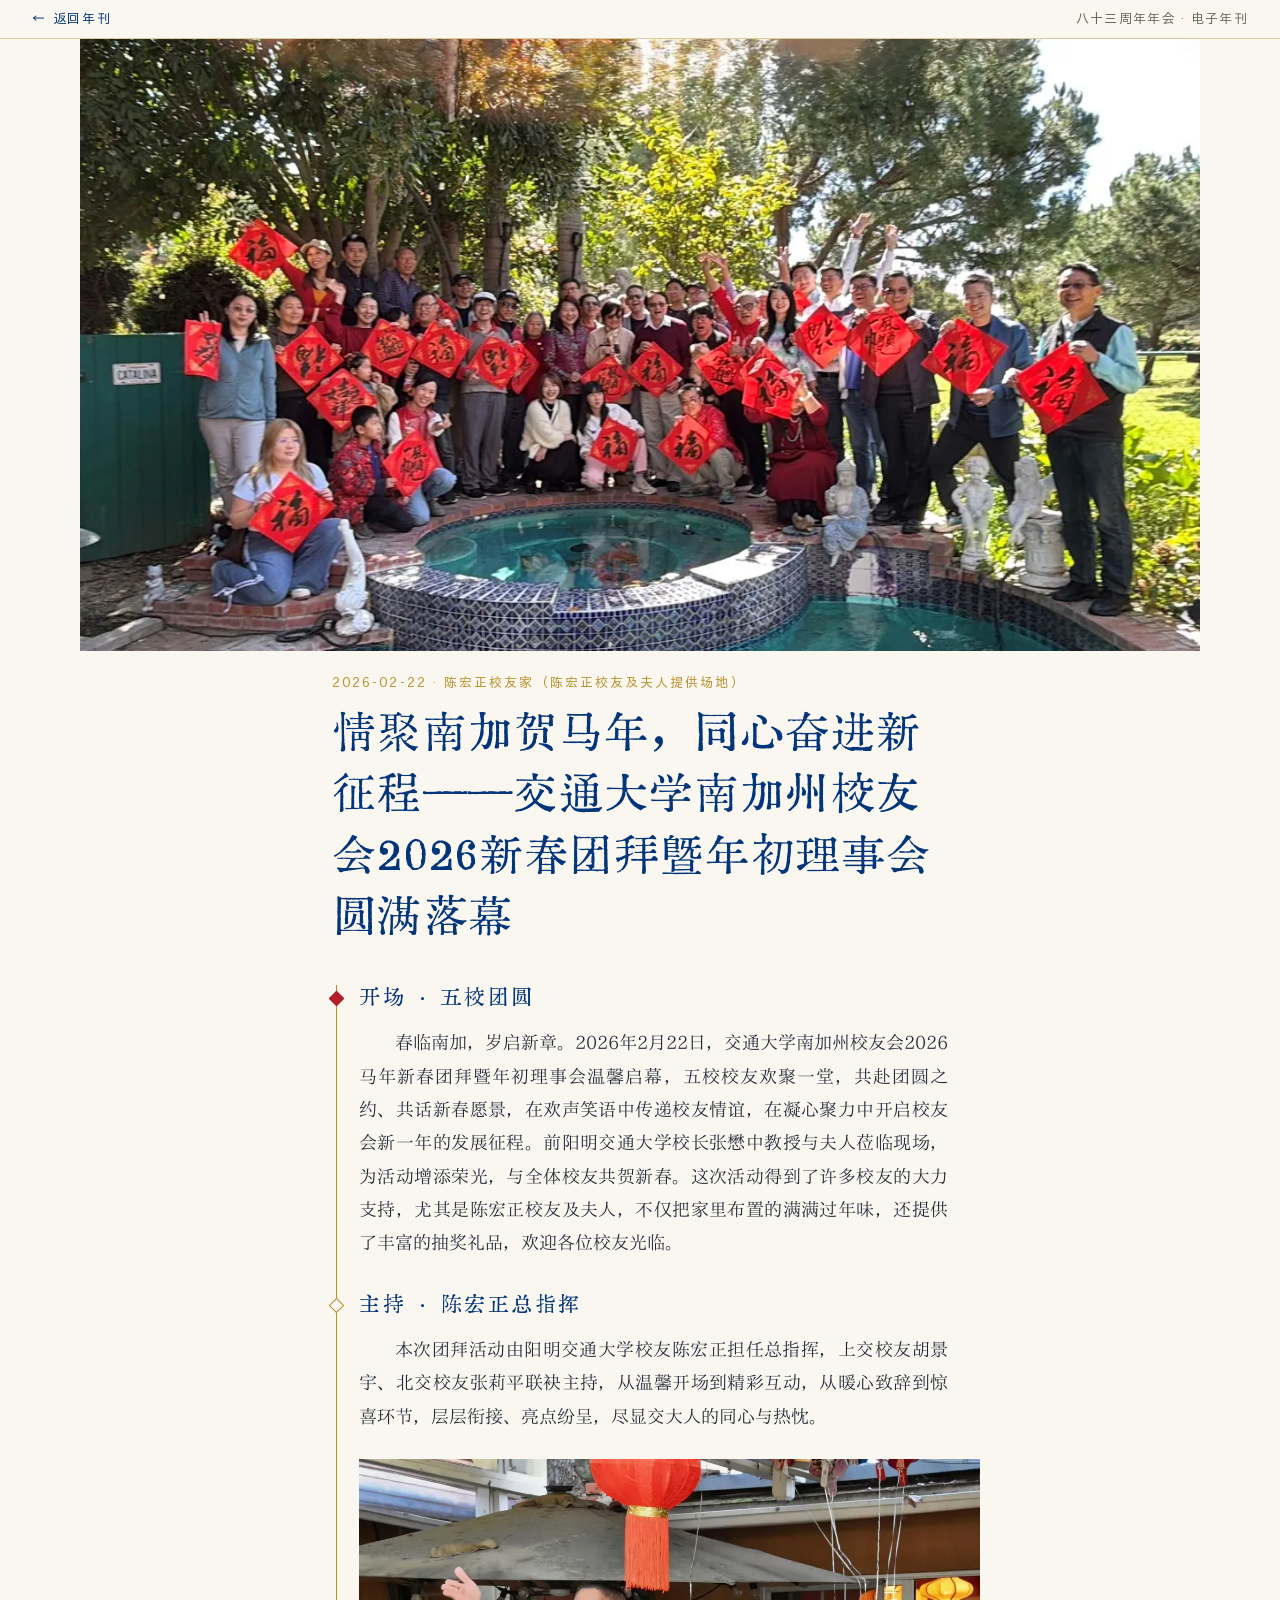
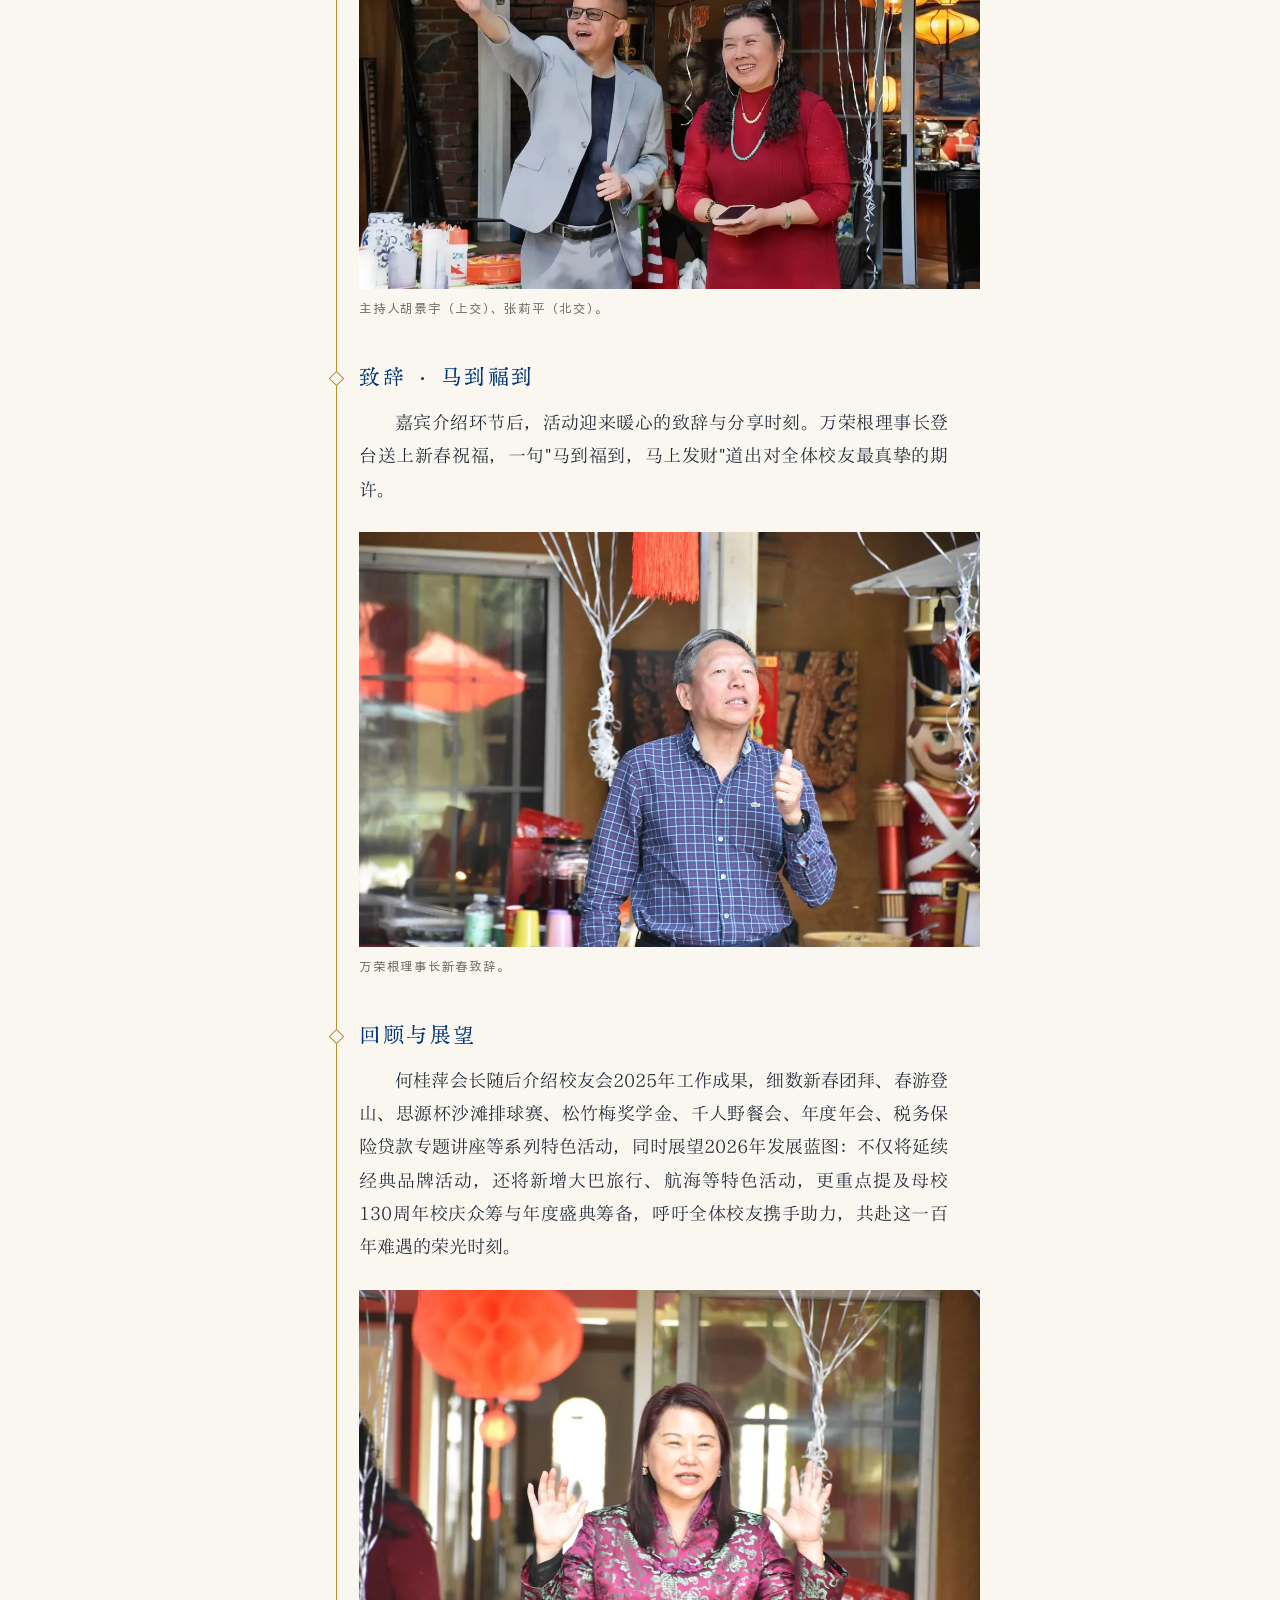
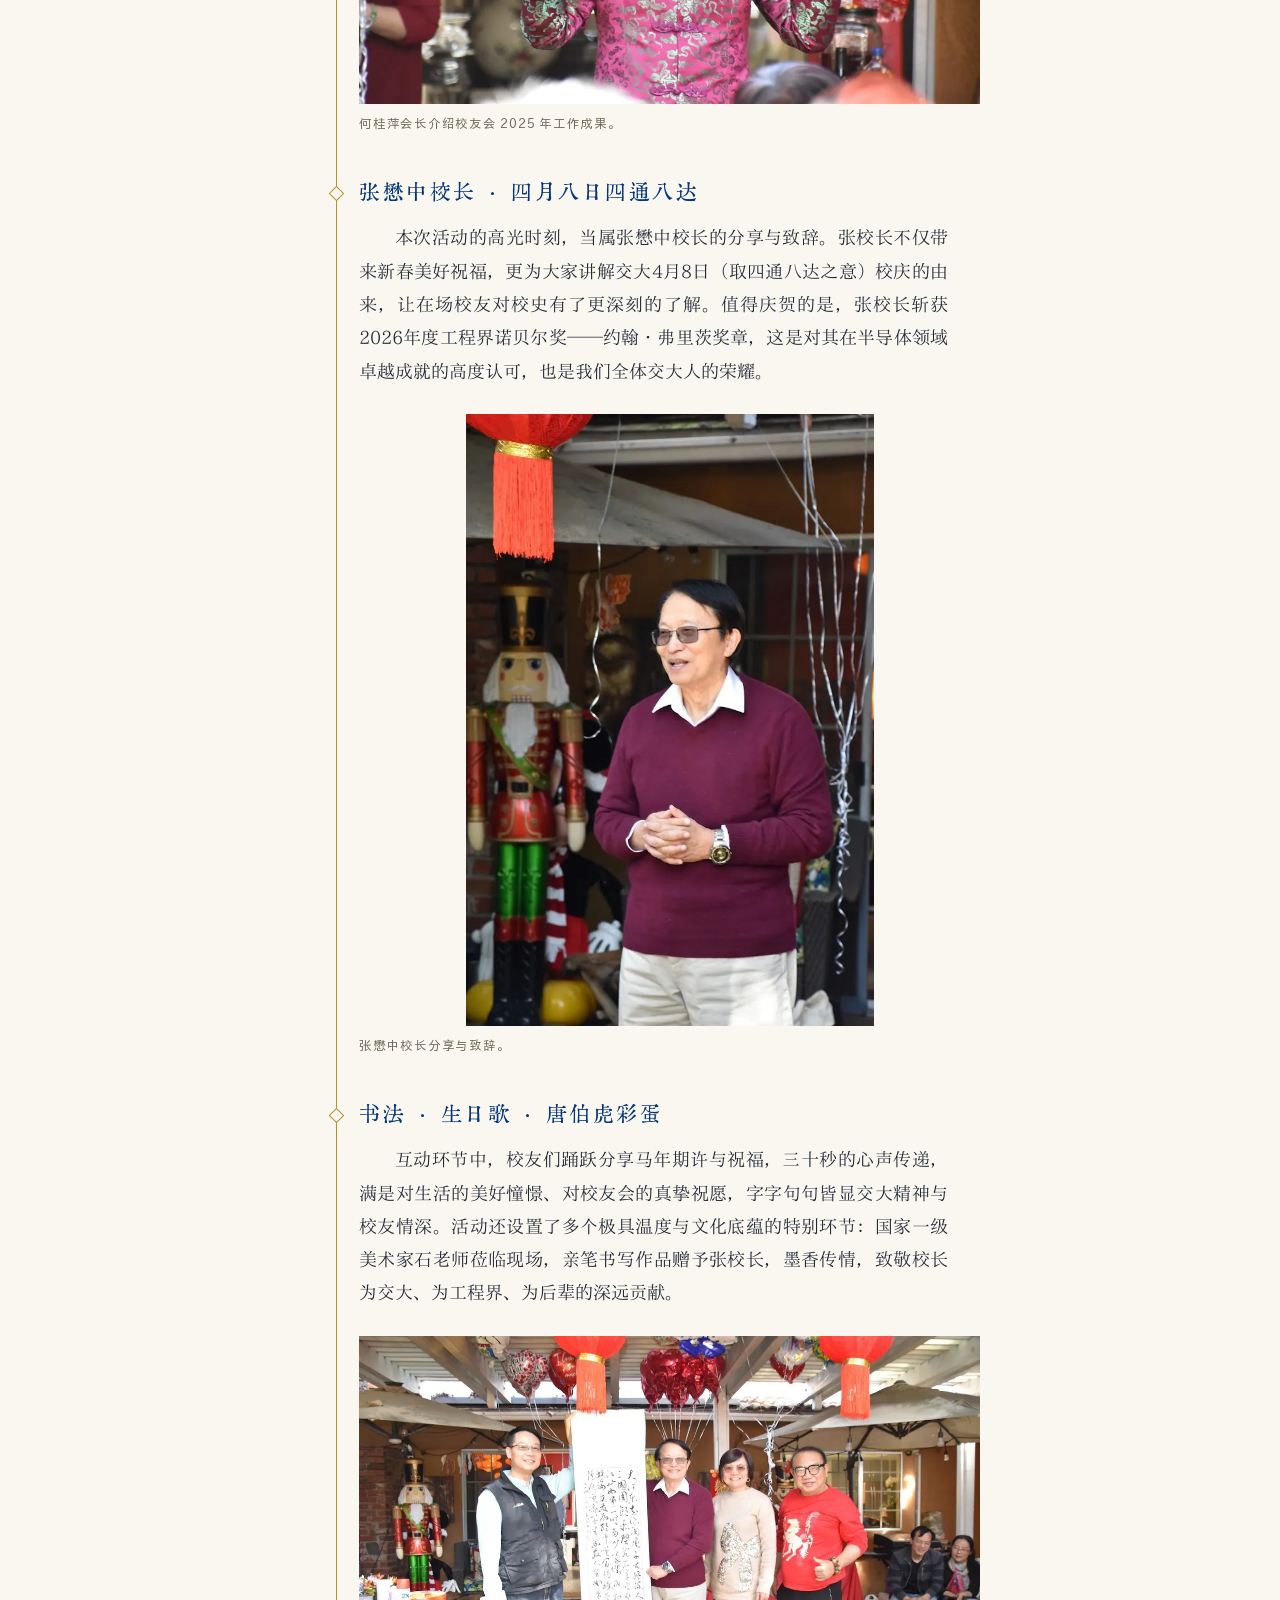
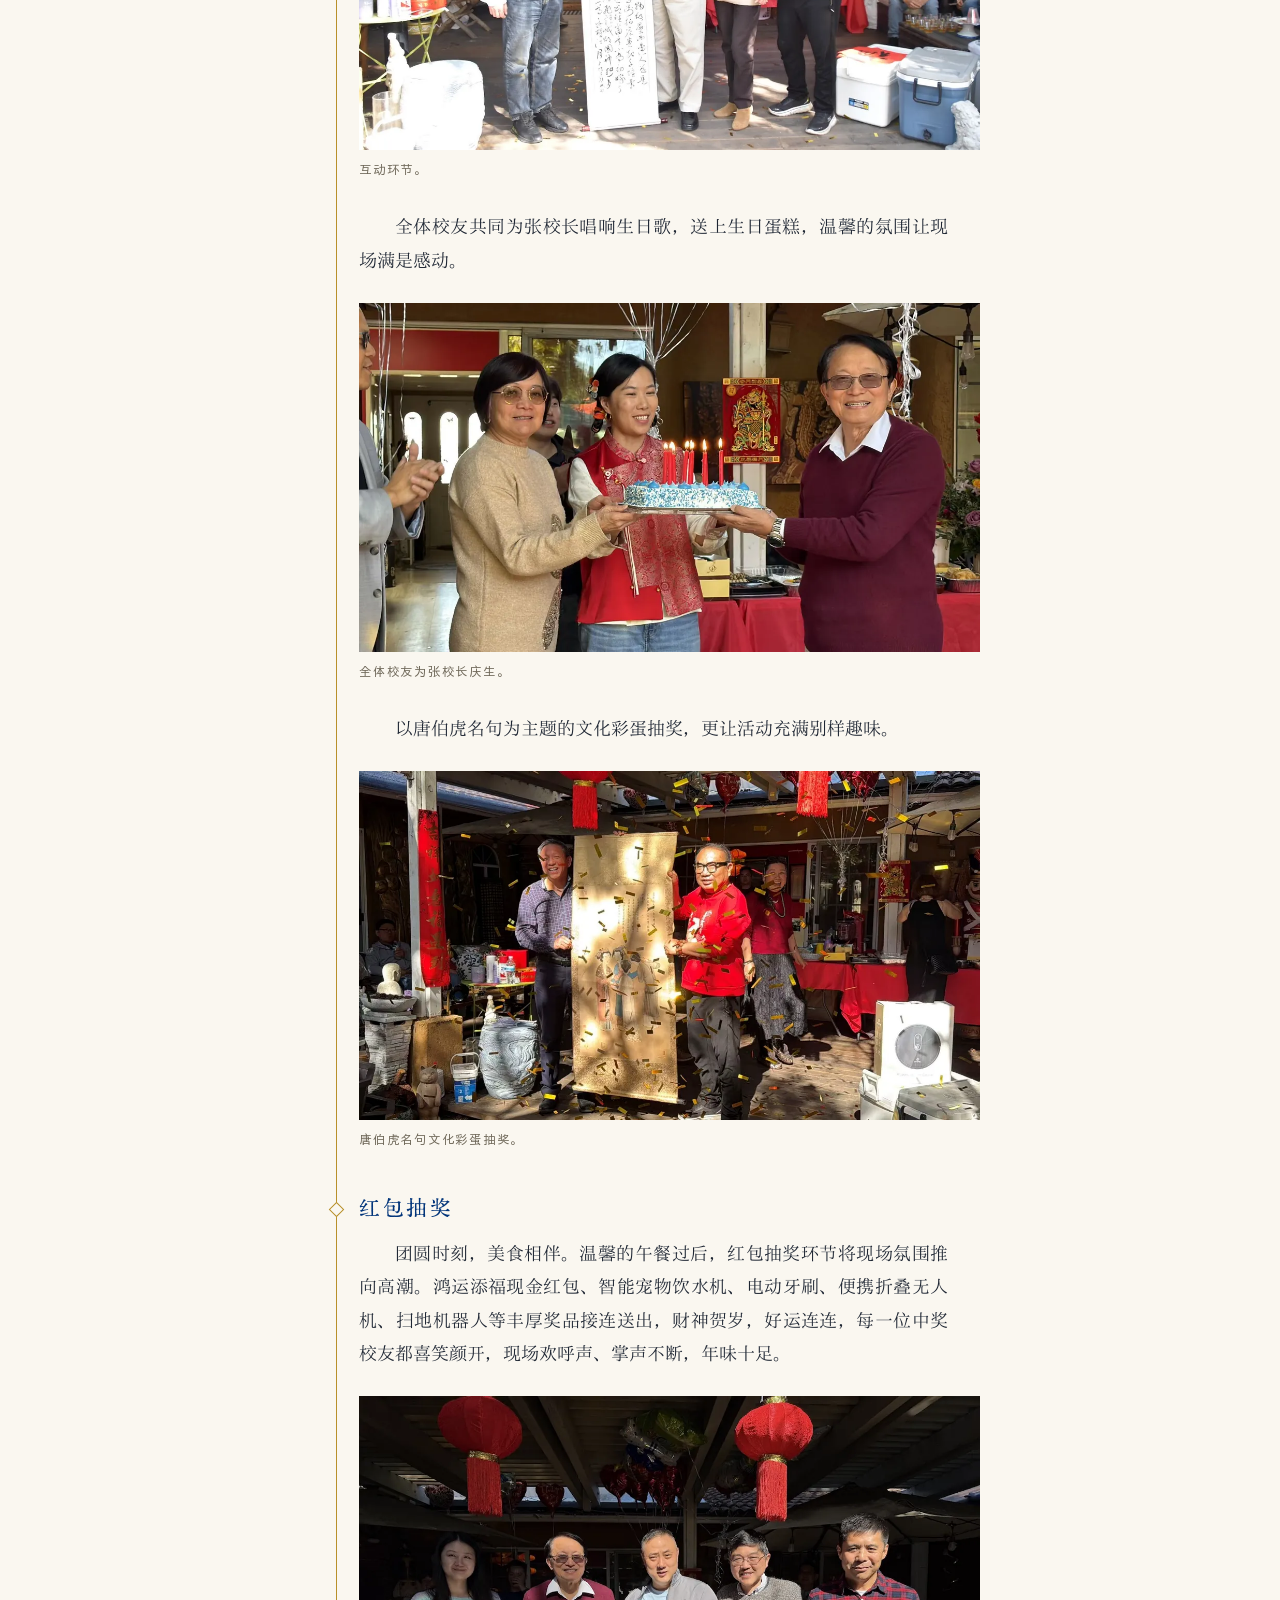
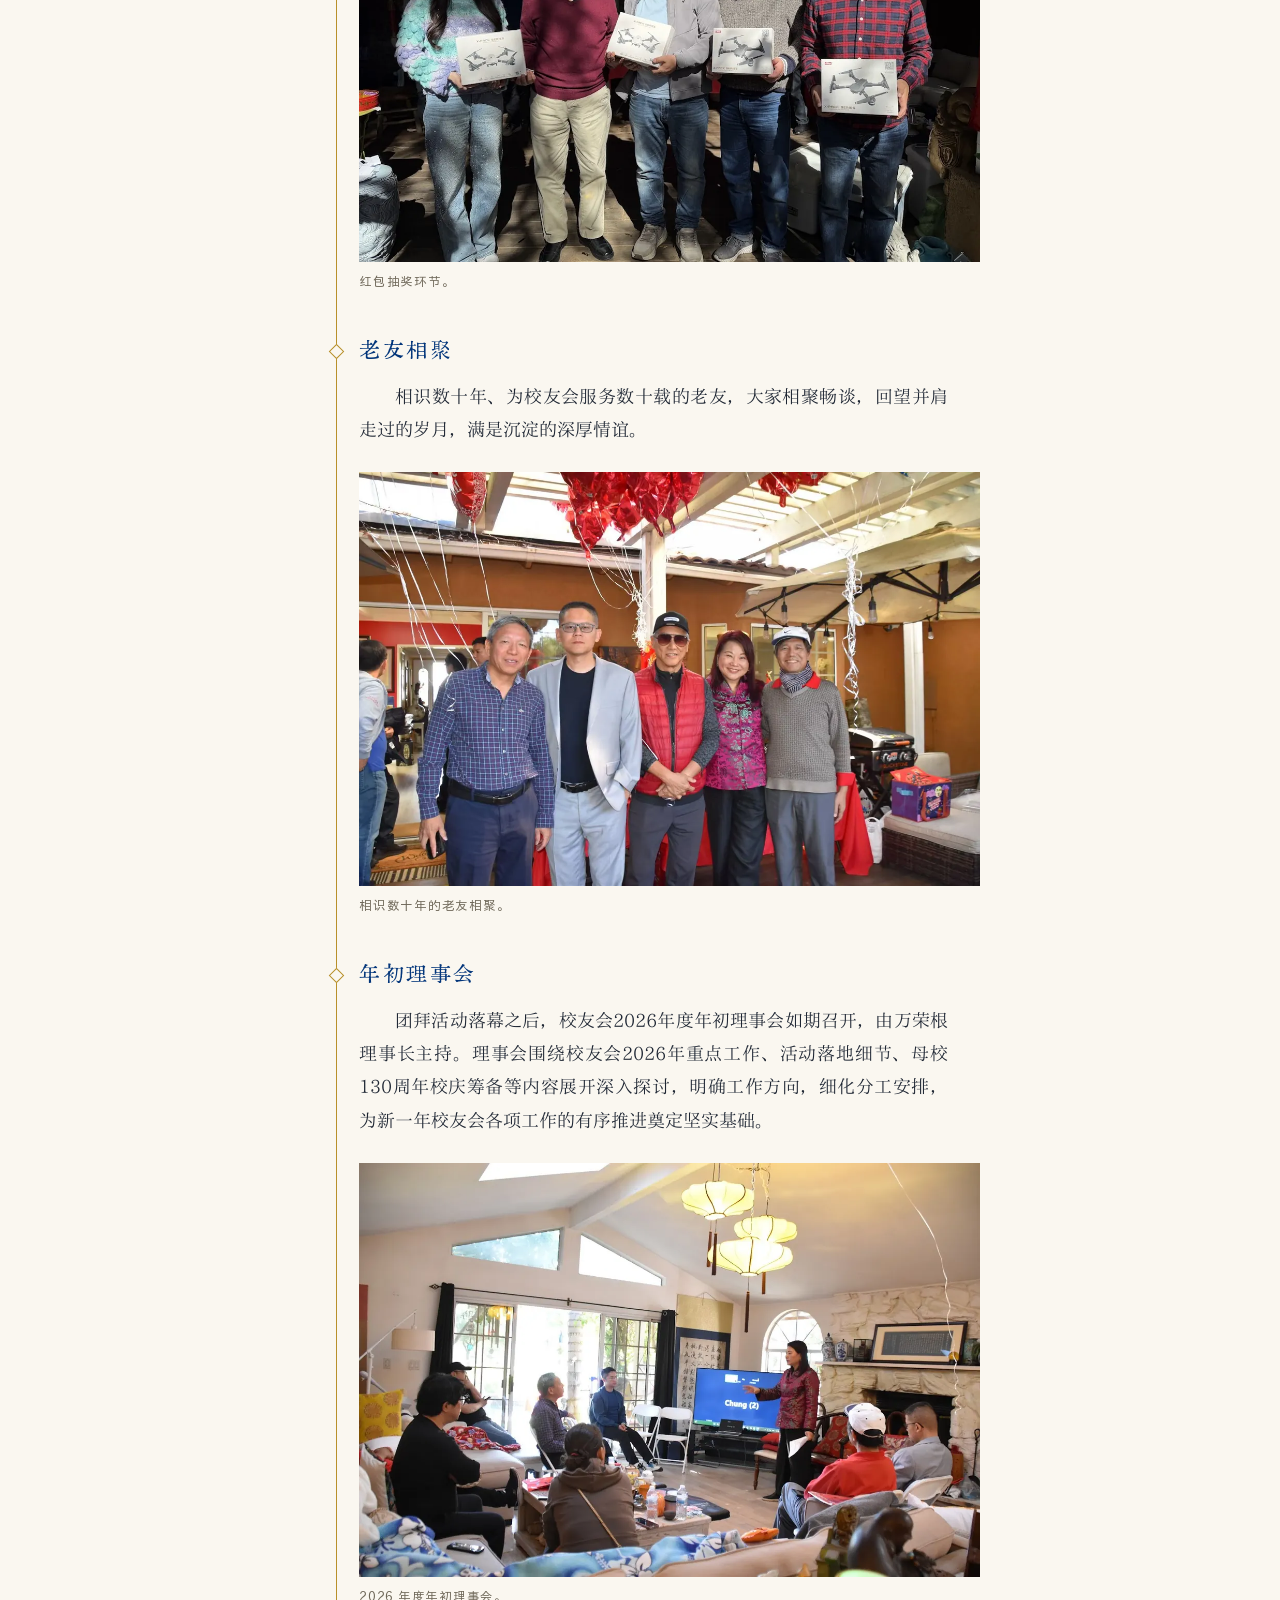
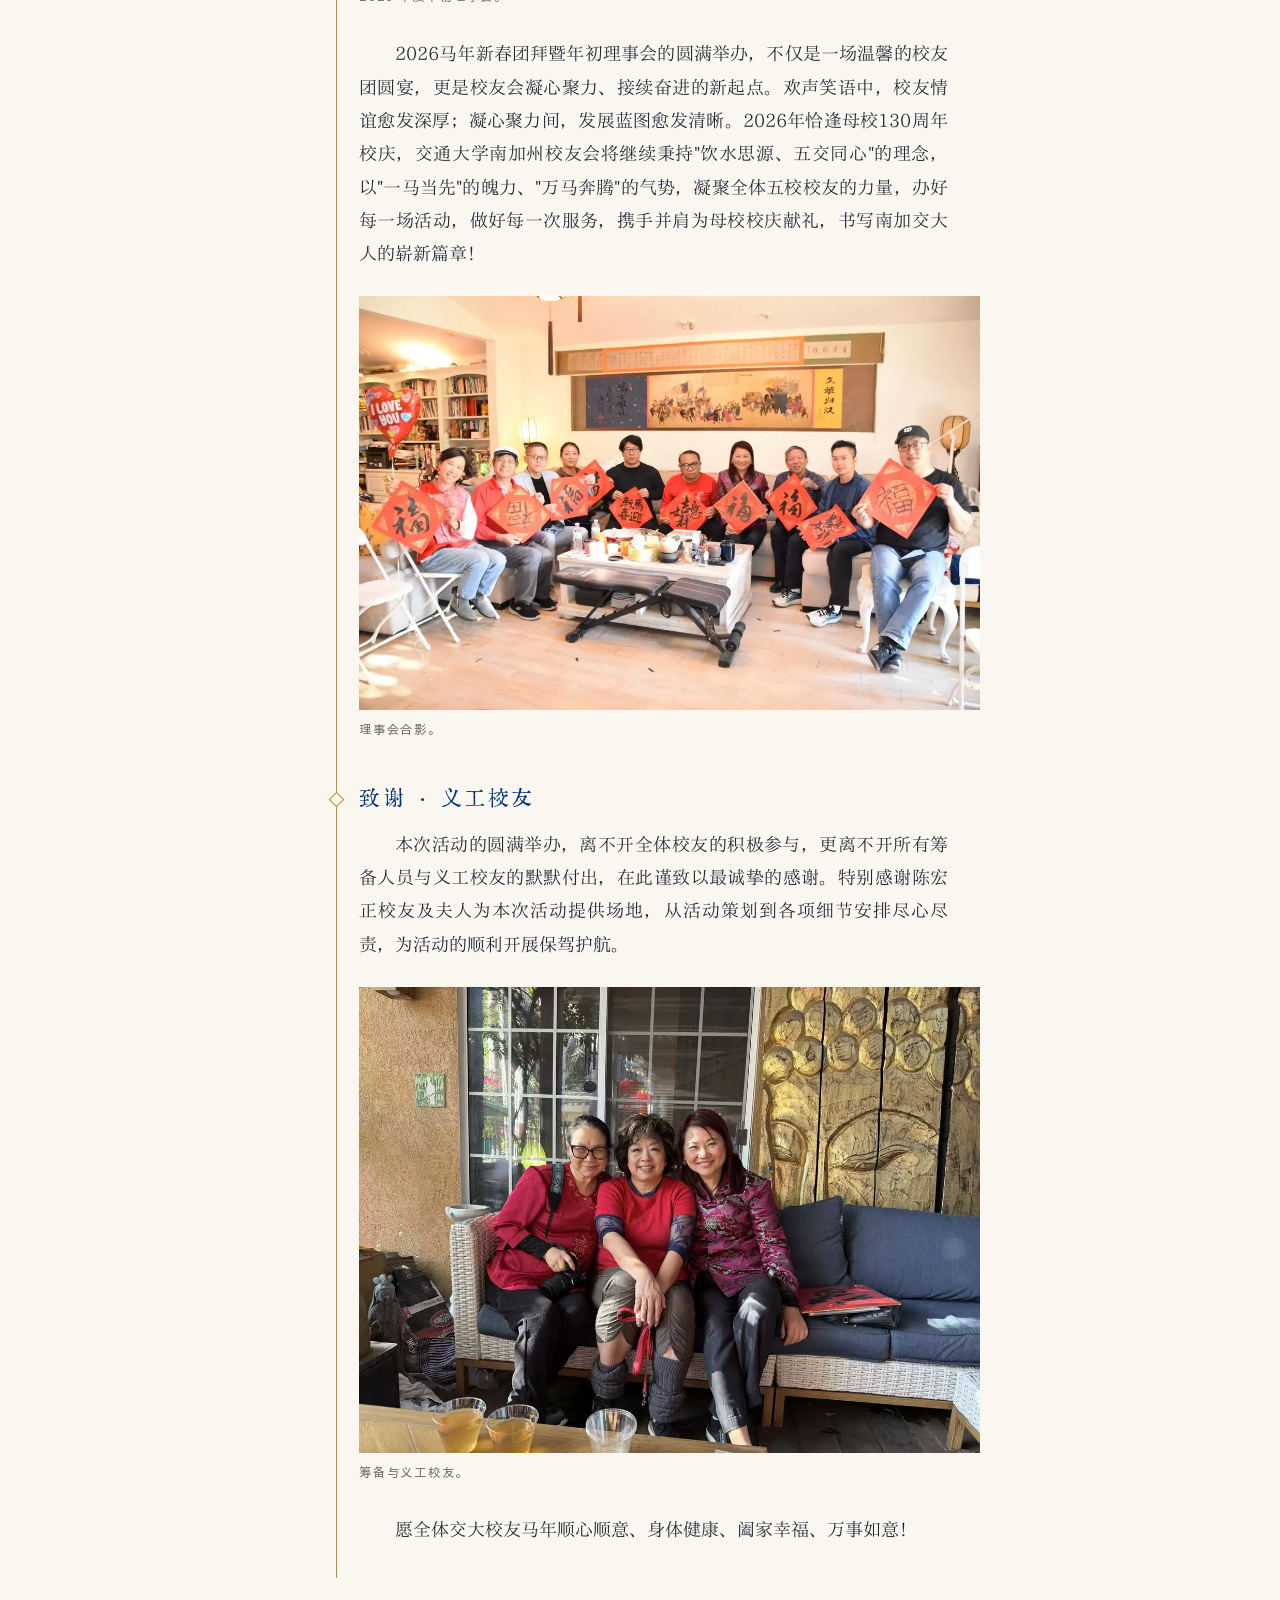
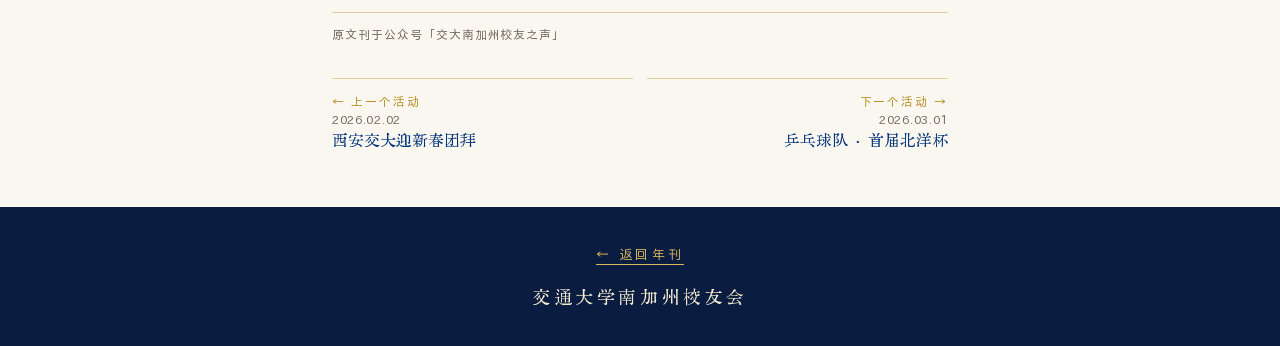
<file: events/tuanbai-2026.html>
<!doctype html>
<html lang="zh-CN">
<head>
<meta charset="utf-8">
<meta name="viewport" content="width=device-width,initial-scale=1,viewport-fit=cover">
<title>情聚南加贺马年，同心奋进新征程——交通大学南加州校友会2026新春团拜暨年初理事会圆满落幕 · 交通大学南加州校友会</title>
<meta name="description" content="2026-02-22 · 陈宏正校友家（陈宏正校友及夫人提供场地）">
<meta name="theme-color" content="#0A1C3F">
<link rel="stylesheet" href="../assets/fonts.css" media="print" onload="this.media='all'"><noscript><link rel="stylesheet" href="../assets/fonts.css"></noscript>
<style>
/* 电子年刊 · 网页版（手机优先）
   颜色、字体照「设计规范.md」：海军蓝主色、金色细线点缀、中国红只做印章。
   不用圆角卡片、阴影、渐变按钮；章节靠大标题、留白和细金线分隔。 */
:root{
  --navy:#02357A; --deep:#0A1C3F; --ink:#1E2633; --muted:#6E6758;
  --gold:#B8902A; --gold-l:#D9B85C; --gold-line:#DCCB9C; --paper:#FAF7F0; --sheet:#FFFDF8;
  --red:#B3202A;
  --f-display:"Display","Songti SC","Noto Serif SC",serif;
  --f-text:"ZhiSong","Songti SC","Noto Serif SC",serif;
  --f-ui:"XiHei","PingFang SC","Noto Sans SC",sans-serif;
  --f-brush:"Brush","Display",serif;
  --gut:20px; --col:680px;
}
*{box-sizing:border-box}
html{-webkit-text-size-adjust:100%;scroll-behavior:smooth;scroll-padding-top:12px}
body{margin:0;background:var(--paper);color:var(--ink);font:17px/1.85 var(--f-text);-webkit-font-smoothing:antialiased}
img{max-width:100%;display:block}
a{color:var(--navy);text-decoration-color:var(--gold-line);text-underline-offset:3px}
h1,h2,h3,h4,p,figure,blockquote,ol,ul,dl,dd{margin:0}
ol,ul{padding:0;list-style:none}
main{overflow:hidden}

/* ── 章节通用 ── */
.sec,.ads{max-width:var(--col);margin:0 auto;padding:72px var(--gut) 24px}
.ch{margin-bottom:40px}
.ch-kicker{font:13px/1.4 var(--f-ui);letter-spacing:.32em;color:var(--gold);margin-bottom:10px}
.ch-title{font:400 46px/1.15 var(--f-display);color:var(--navy);letter-spacing:.06em;display:flex;align-items:center;gap:14px}
.ch-sub{margin-top:14px;padding-top:12px;border-top:1px solid var(--gold-line);font:13px/1.7 var(--f-ui);letter-spacing:.12em;color:var(--muted);display:flex;flex-wrap:wrap;column-gap:1.4em}
.seal{display:inline-flex;align-items:center;justify-content:center;width:34px;height:34px;background:var(--red);color:#FFF6E8;font:400 19px/1 var(--f-display);border-radius:3px;transform:rotate(-4deg)}

/* ── 目录 ── */
.toc-btn{position:fixed;top:max(12px,env(safe-area-inset-top));right:12px;z-index:20;border:1px solid var(--gold);background:var(--deep);color:#F2E3B8;font:14px/1 var(--f-ui);letter-spacing:.3em;padding:10px 10px 10px 14px;cursor:pointer;opacity:0;pointer-events:none;transition:opacity .25s}
.toc-btn.show{opacity:1;pointer-events:auto}
.toc{position:fixed;inset:0;z-index:30;background:var(--deep);color:#F4EBD3;overflow:auto}
.toc-in{max-width:var(--col);margin:0 auto;padding:64px 28px 40px}
.toc-h{display:flex;flex-direction:column;gap:4px;font:13px/1.6 var(--f-ui);letter-spacing:.24em;color:var(--gold-l);padding-bottom:18px;border-bottom:1px solid rgba(217,184,92,.4);margin-bottom:12px}
.toc li a{display:flex;align-items:baseline;gap:18px;padding:13px 0;color:#F6EEDA;text-decoration:none;font:400 26px/1.3 var(--f-display);letter-spacing:.08em;border-bottom:1px solid rgba(217,184,92,.16)}
.toc li a i{font:13px/1 var(--f-ui);font-style:normal;color:var(--gold-l);letter-spacing:.1em;width:22px}
.toc-close{margin-top:28px;background:none;border:1px solid rgba(217,184,92,.6);color:var(--gold-l);font:14px/1 var(--f-ui);letter-spacing:.3em;padding:12px 16px 12px 20px;cursor:pointer}
body.toc-open{overflow:hidden}

/* ── 封面 ── */
.cover{position:relative;min-height:100vh;min-height:100svh;color:#fff;display:flex;flex-direction:column;overflow:hidden;background:#021A44}
.cv-bg{position:absolute;inset:0;background-size:cover;background-position:center 78%}
.cv-bg::after{content:"";position:absolute;inset:0;background:linear-gradient(180deg,rgba(2,22,60,.55) 0%,rgba(2,22,60,.08) 38%,rgba(2,22,60,.25) 70%,rgba(2,18,48,.78) 100%)}
.cv-top,.cv-main,.cv-foot{position:relative;z-index:1}
.cv-top{display:flex;align-items:center;justify-content:space-between;gap:16px;padding:max(22px,env(safe-area-inset-top)) var(--gut) 0}
.cv-emblem{width:64px}
.cv-schools{width:min(58vw,300px)}
.cv-main{flex:1;display:flex;flex-direction:column;justify-content:center;padding:30px var(--gut) 10px}
.cv-year{font:400 22px/1 var(--f-display);letter-spacing:.3em;color:var(--gold-l)}
.cv-title{margin-top:12px;white-space:nowrap;font:400 clamp(36px,10.6vw,84px)/1.08 var(--f-display);letter-spacing:.06em;background:linear-gradient(180deg,#FFF4C8,#F2D47C 40%,#C8982C 78%,#F6E0A0);-webkit-background-clip:text;background-clip:text;color:transparent;filter:drop-shadow(0 2px 4px rgba(0,10,40,.45))}
.cv-org{margin-top:16px;font:15px/1.6 var(--f-ui);letter-spacing:.42em;color:#E9EEF7}
.cv-130{margin-top:34px;width:min(62vw,300px)}
.cv-130 svg{display:block;width:100%;height:auto}
.cv-years{display:flex;align-items:center;gap:12px;margin-top:6px;font:400 17px/1 var(--f-display);color:var(--gold-l);letter-spacing:.14em}
.cv-years i{flex:1;max-width:80px;border-top:1px solid var(--gold-l)}
.cv-couplet{margin-top:34px;font:400 clamp(24px,7vw,40px)/1.5 var(--f-brush);color:#F6DE9A;letter-spacing:.12em;text-shadow:0 2px 6px rgba(0,20,60,.5)}
.cv-couplet div:nth-child(2){padding-left:2em}
.cv-foot{padding:18px var(--gut) max(22px,env(safe-area-inset-bottom));font:13px/1.7 var(--f-ui);letter-spacing:.14em;color:#DCE4F2}
.cv-down{display:inline-block;margin-top:14px;color:var(--gold-l);text-decoration:none;letter-spacing:.4em;border-bottom:1px solid var(--gold-l);padding-bottom:4px}

/* ── 贺信 ── */
.letter{background:var(--sheet);border:1px solid #E8DFC9;padding:28px 22px 26px;margin:0 calc(var(--gut) * -0.4) 40px}
.lt-head{margin:-6px 0 22px;padding-bottom:16px;border-bottom:1px solid #EFE6D2}
.lt-head img{max-height:84px;width:auto;margin:0 auto}
.lt-from{font:400 26px/1.35 var(--f-display);color:var(--navy);letter-spacing:.06em;margin-bottom:18px}
.lt-from span{display:block;margin-top:4px;font:14px/1.5 var(--f-ui);letter-spacing:.2em;color:var(--muted)}
.lt-body p{text-indent:2em;margin-bottom:.9em;text-align:justify}
.lt-body p.lt-greet{text-indent:0;font-weight:600}
.letter.trad .lt-body p{letter-spacing:.01em}
.lt-sign{position:relative;display:flex;justify-content:flex-end;margin-top:26px;padding:10px 0 6px}
.lt-sign-t{position:relative;z-index:1;text-align:right;font:15px/1.9 var(--f-text);color:var(--ink)}
.lt-seal{position:absolute;z-index:2;right:6px;top:50%;transform:translateY(-50%);width:112px;pointer-events:none}
.trad .lt-sign{padding-bottom:14px}
.trad .lt-seal{width:124px;right:auto;left:6%;top:auto;bottom:-4px;transform:none}
.lt-origs{display:flex;align-items:flex-end;flex-wrap:wrap;gap:12px 22px;margin-top:22px;padding-top:16px;border-top:1px solid #EFE6D2}
.lt-orig{display:flex;align-items:flex-end;gap:12px;text-decoration:none;color:var(--gold)}
.lt-thumb{width:58px;height:auto;border:1px solid #E3D8BF}
.lt-orig span,.lt-pdf{font:13px/1 var(--f-ui);letter-spacing:.24em;color:var(--gold);border-bottom:1px solid var(--gold-line);padding-bottom:4px;text-decoration:none}
/* 原件查看层 */
.viewer{position:fixed;inset:0;z-index:40;background:#0B1424;display:flex;flex-direction:column}
.viewer[hidden]{display:none}
.vw-bar{display:flex;align-items:center;gap:16px;padding:max(12px,env(safe-area-inset-top)) 14px 12px;color:#E9DFC4;font:13px/1.4 var(--f-ui);letter-spacing:.1em;border-bottom:1px solid rgba(217,184,92,.3)}
.vw-title{flex:1;min-width:0;overflow:hidden;text-overflow:ellipsis;white-space:nowrap}
.vw-dl{color:var(--gold-l);text-decoration:none;letter-spacing:.2em}
.vw-close{background:none;border:1px solid rgba(217,184,92,.6);color:var(--gold-l);font:13px/1 var(--f-ui);letter-spacing:.3em;padding:9px 10px 9px 14px;cursor:pointer}
.vw-scroll{flex:1;overflow:auto;-webkit-overflow-scrolling:touch;padding:14px 10px max(24px,env(safe-area-inset-bottom))}
.vw-scroll img{width:100%;max-width:900px;margin:0 auto;background:#fff;cursor:zoom-in}
.vw-scroll img.zoom{width:auto;max-width:none;cursor:zoom-out}

/* ── 校友来稿 ── */
.essay{padding-top:8px;margin-bottom:64px}
.essay + .essay{padding-top:40px;border-top:1px solid var(--gold-line)}
.es-title .nb{display:inline-block}
.es-no{font:400 15px/1 var(--f-display);color:var(--gold);letter-spacing:.1em}
.es-title{margin-top:10px;font:400 30px/1.4 var(--f-display);color:var(--navy);letter-spacing:.04em}
.es-by{margin:16px 0 28px;display:flex;align-items:center;gap:14px}
.es-av{width:56px;height:56px;border-radius:50%;object-fit:cover;flex:none;border:1px solid var(--gold-line)}
.es-by-t{display:flex;flex-direction:column;gap:1px}
.es-by b{font:400 18px/1.45 var(--f-display);color:var(--ink);letter-spacing:.12em;margin-bottom:2px}
.es-by span{font:13px/1.55 var(--f-ui);color:var(--muted);letter-spacing:.06em}
.es-by span.l2{color:var(--gold)}
.es-body p{text-indent:2em;margin-bottom:.85em;text-align:justify}
.es-fig{margin:26px calc(var(--gut) * -1) 28px}
.es-fig img{width:100%;height:auto}
.es-fig.tall{margin-left:0;margin-right:0}
.es-fig.tall img{width:auto;max-width:100%;max-height:78vh;margin:0 auto}
.es-fig figcaption{margin-top:8px;padding:0 var(--gut);font:12.5px/1.5 var(--f-ui);color:var(--muted);letter-spacing:.06em}
.es-fig.tall figcaption{padding:0;text-align:center}
@media (min-width:760px){.es-fig{margin-left:-40px;margin-right:-40px}.es-fig figcaption{padding:0 40px}.es-fig.tall{margin-left:0;margin-right:0}}

/* ── 致辞 ── */
.sp{margin-bottom:56px}
.sp-who{display:grid;grid-template-columns:42% 1fr;gap:18px;align-items:end;margin-bottom:22px}
.sp-photo{width:100%;aspect-ratio:4/5;object-fit:cover}
.sp-who figcaption{display:flex;flex-direction:column;gap:4px;padding-bottom:4px}
.sp-role{font:13px/1.4 var(--f-ui);letter-spacing:.32em;color:var(--gold)}
.sp-name{font:400 34px/1.2 var(--f-display);color:var(--navy);letter-spacing:.1em}
.sp-bio{font:12.5px/1.6 var(--f-ui);color:var(--muted)}
.sp-quote{font:400 21px/1.6 var(--f-display);color:var(--navy);padding:4px 0 18px;margin-bottom:18px;border-bottom:1px solid var(--gold-line)}
.sp-text p{text-indent:2em;margin-bottom:.8em;text-align:justify}
.sp-2 .sp-who{grid-template-columns:1fr 42%}
.sp-2 .sp-who .sp-photo{order:2}
.sp-2 .sp-who figcaption{text-align:right}
.sky{margin-top:24px;text-align:center;color:var(--gold)}
.sky-t{font:400 20px/1.2 var(--f-display);letter-spacing:.6em;text-indent:.6em;color:var(--navy);margin-bottom:14px}
.sky-art svg{display:block;width:100%;height:auto}
.sky-s{margin-top:10px;font:11px/1.6 var(--f-ui);letter-spacing:.2em;color:var(--muted)}

/* ── 节目单 ── */
.pg-sec{margin-bottom:30px}
.pg-h{display:flex;align-items:center;gap:12px;font:400 23px/1.3 var(--f-display);color:var(--navy);letter-spacing:.1em;margin-bottom:6px}
.pg-num{width:30px;height:30px;display:inline-flex;align-items:center;justify-content:center;border:1px solid var(--gold);color:var(--gold);font:400 16px/1 var(--f-display)}
.pg-list li{display:grid;grid-template-columns:62px 1fr;gap:12px;padding:11px 0;border-bottom:1px solid #ECE3CF}
.pg-list time{font:14px/1.9 var(--f-ui);color:var(--gold);letter-spacing:.04em}
.pg-item{display:block;line-height:1.6}
.pg-who{display:block;margin-top:2px;font:13px/1.5 var(--f-ui);color:var(--muted)}

/* ── 奖品 ── */
.pz-tier{margin-bottom:38px}
.pz-h{display:flex;align-items:baseline;justify-content:space-between;font:400 26px/1.3 var(--f-display);color:var(--navy);letter-spacing:.14em;padding-bottom:8px;border-bottom:1px solid var(--gold-line);margin-bottom:18px}
.pz-h em{font:13px/1 var(--f-ui);font-style:normal;color:var(--gold);letter-spacing:.2em}
.pz-items{display:grid;grid-template-columns:1fr 1fr;gap:26px 18px}
.pz-items.n1{grid-template-columns:1fr}
.pz-items.n1 .pz.cut .pz-pic{aspect-ratio:auto;max-width:62%;margin:0 auto}
.pz-items.n1 .pz.cut figcaption{text-align:center}
.pz-1 .pz-items .pz-pic{aspect-ratio:16/9}
.pz-pic{aspect-ratio:1/1;display:flex;align-items:center;justify-content:center}
.pz.cut .pz-pic img{max-height:100%;width:auto;object-fit:contain}
.pz.photo .pz-pic img{width:100%;height:100%;object-fit:cover}
.pz figcaption{margin-top:10px;display:flex;flex-direction:column}
.pz figcaption b{font-weight:400;font-size:16px;line-height:1.5;color:var(--ink)}
.pz figcaption span{font:12.5px/1.5 var(--f-ui);color:var(--muted)}
.pz figcaption em{font:13px/1.6 var(--f-ui);font-style:normal;color:var(--gold);letter-spacing:.1em}

/* ── 年度回顾 ── */
.rv-lead{margin:0 calc(var(--gut) * -1) 36px}
.rv-hero{position:relative}
.rv-hero img{width:100%;aspect-ratio:4/3;object-fit:cover}
.rv-badge{position:absolute;left:var(--gut);bottom:-18px;background:var(--deep);color:#F4EBD3;padding:12px 16px;display:flex;flex-direction:column;gap:2px;max-width:82%}
.rv-badge span{font:13px/1.5 var(--f-ui);letter-spacing:.06em}
.rv-badge b{font:400 22px/1.3 var(--f-display);color:var(--gold-l);letter-spacing:.12em}
.rv-lead-t{padding:22px var(--gut) 0}
.rv-赛场 .rv-lead-t{padding-top:36px}
.rv-kick{font:13px/1.4 var(--f-ui);letter-spacing:.32em;color:var(--red);margin-bottom:6px}
.rv-when{font:13px/1.6 var(--f-ui);letter-spacing:.1em;color:var(--gold)}
.rv-lead-t h3{font:400 28px/1.35 var(--f-display);color:var(--navy);margin:6px 0 10px}
.rv-lead-t blockquote{font:400 19px/1.6 var(--f-display);color:var(--navy);margin-bottom:10px}
.rv-lead-t p{text-align:justify}
.rv-items{display:flex;flex-direction:column;gap:34px}
.rv-item figure{position:relative;margin-bottom:12px}
.rv-item figure img{width:100%;aspect-ratio:3/2;object-fit:cover}
.rv-item.sq figure img{aspect-ratio:auto;max-width:440px}
.rv-res{position:absolute;right:0;bottom:0;background:var(--red);color:#FFF4E2;font:400 15px/1 var(--f-display);letter-spacing:.12em;padding:9px 12px}
.rv-date{display:flex;align-items:baseline;gap:8px;margin-bottom:2px}
.rv-date b{font:400 20px/1.2 var(--f-display);color:var(--gold)}
.rv-date span{font:12px/1 var(--f-ui);color:var(--muted);letter-spacing:.1em}
.rv-item h3{font:400 22px/1.4 var(--f-display);color:var(--navy);margin-bottom:6px}
.rv-item p{text-align:justify}
/* 杂志：两条小新闻左右交错（宽屏） */
.rv-year{margin-top:44px;padding-top:18px;border-top:1px solid var(--gold-line)}
.rv-year-h{font:400 22px/1.3 var(--f-display);color:var(--navy);letter-spacing:.2em;margin-bottom:16px}
.rv-year ol{position:relative;padding-left:22px}
.rv-year ol::before{content:"";position:absolute;left:5px;top:8px;bottom:8px;border-left:1px solid var(--gold)}
.rv-year li{position:relative;display:grid;grid-template-columns:86px 1fr;align-items:baseline;padding:7px 0}
.rv-year li::before{content:"";position:absolute;left:-21px;top:16px;width:9px;height:9px;border:1px solid var(--gold);background:var(--paper);transform:rotate(45deg)}
.rv-year li.hi::before,.rv-year li.end::before{background:var(--red);border-color:var(--red)}
.rv-year time{font:11px/1 var(--f-ui);color:var(--muted);letter-spacing:.06em}
.rv-year time b{font:400 17px/1 var(--f-display);color:var(--gold);margin-left:6px}
.rv-year li.end span{color:var(--red)}

/* ── 历任会长 ── */
.pr-origin{display:grid;grid-template-columns:auto 1fr;gap:18px;align-items:center;padding:18px 0;border-top:1px solid var(--gold-line);border-bottom:1px solid var(--gold-line);margin-bottom:34px}
.pr-o-year{font:400 44px/1 var(--f-display);color:var(--gold)}
.pr-o-names{display:flex;flex-wrap:wrap;gap:4px 14px;font:400 19px/1.4 var(--f-display);color:var(--navy);letter-spacing:.1em}
.pr-origin p{font:13px/1.6 var(--f-ui);color:var(--muted);margin-top:4px}
.pr-band{margin-bottom:34px}
.pr-band-h{font:400 22px/1.2 var(--f-display);color:var(--gold);letter-spacing:.12em;margin-bottom:14px}
.pr-grid{display:grid;grid-template-columns:repeat(3,minmax(0,1fr));gap:18px 12px}
.pr-p img{width:100%;aspect-ratio:4/5;object-fit:cover;background:#E9E3D6}
.pr-p figcaption,.pr-text li{display:flex;flex-direction:column;margin-top:8px}
.pr-p b,.pr-text b{font:400 18px/1.3 var(--f-display);color:var(--navy);letter-spacing:.06em}
.pr-p span,.pr-text span{font:11.5px/1.5 var(--f-ui);color:var(--muted)}
.pr-p em,.pr-text em{font:11.5px/1.5 var(--f-ui);font-style:normal;color:var(--gold)}
.pr-text{display:grid;grid-template-columns:repeat(2,minmax(0,1fr));gap:4px 18px;margin-top:16px}
.pr-text li{padding:8px 0;border-top:1px solid #ECE3CF}

/* ── 团队 ── */
.team h3{font:400 24px/1.3 var(--f-display);color:var(--navy);letter-spacing:.16em;margin-bottom:12px}
.team h4{font:13px/1.4 var(--f-ui);letter-spacing:.32em;color:var(--gold);margin:22px 0 8px}
.tg-hon{padding-bottom:28px;margin-bottom:30px;border-bottom:1px solid var(--gold-line)}
.tg-note{font:13px/1.5 var(--f-ui);color:var(--muted);margin:-6px 0 14px;letter-spacing:.06em}
.tg-hon ul{display:grid;grid-template-columns:repeat(4,minmax(0,1fr));gap:10px 8px}
.tg-hon li{font:400 18px/1.4 var(--f-display);color:var(--ink);letter-spacing:.06em}
.tg-exec{display:grid;grid-template-columns:1fr 1fr;gap:14px 16px}
.tg-exec div{border-top:1px solid #ECE3CF;padding-top:8px}
.tg-exec dt{font:12px/1.5 var(--f-ui);letter-spacing:.2em;color:var(--gold)}
.tg-exec dd{font:400 21px/1.4 var(--f-display);color:var(--navy)}
.tg-names{display:grid;grid-template-columns:repeat(3,minmax(0,1fr));gap:10px 12px}
.tg-names li{display:flex;flex-direction:column}
.tg-names b{font:400 18px/1.4 var(--f-display);color:var(--ink)}
.tg-names span{font:12px/1.4 var(--f-ui);color:var(--muted)}
.tg-clubs{margin-top:36px}
.tg-clubs dl div{display:grid;grid-template-columns:96px 1fr;gap:12px;padding:12px 0;border-top:1px solid #ECE3CF}
.tg-clubs dt{font:400 17px/1.5 var(--f-display);color:var(--navy)}
.tg-clubs dd b{display:block;font-weight:400}
.tg-clubs dd span{display:block;font:13px/1.6 var(--f-ui);color:var(--muted)}

/* ── 赞助商广告 ── */
.ads{padding-top:56px}
.ads-label{font:12px/1 var(--f-ui);letter-spacing:.4em;color:var(--muted);margin-bottom:6px}
.ad{position:relative;padding:28px 0 30px;border-top:1px solid var(--gold-line)}
.ad + .ad{margin-top:0}
.ad-head{display:flex;align-items:flex-start;justify-content:space-between;gap:16px}
.ad-logo{height:auto;max-width:min(100%,280px)}
.ad-logo.center{margin:0 auto}
.ad-logo.sm{max-width:180px}
.ad-badge{display:flex;flex-direction:column;align-items:flex-end;font:12px/1.4 var(--f-ui);color:var(--muted)}
.ad-badge b{font:400 16px/1.3 var(--f-display);color:var(--navy)}
.ad-name{margin-top:14px;font:400 23px/1.4 var(--f-display);color:var(--navy);letter-spacing:.04em}
.ad-name span{margin-left:.6em;font:14px/1 var(--f-ui);color:var(--muted)}
.ad-subname{margin-top:4px;font:14px/1.5 var(--f-ui);letter-spacing:.14em;color:var(--gold)}
.ad-en{margin-top:8px;font:12px/1.5 var(--f-ui);letter-spacing:.16em;text-transform:uppercase;color:var(--navy)}
.ad-hero{margin:22px 0 6px}
.ad-hero div{font:400 clamp(25px,7.2vw,34px)/1.45 var(--f-display);color:var(--navy);letter-spacing:.03em}
.ad-hero span{display:block;margin-top:10px;font:13px/1.4 var(--f-ui);letter-spacing:.32em;color:var(--gold)}
.ad-tag{margin-top:12px;color:var(--gold);font-size:15.5px;line-height:1.6}
.ad-tag.big{font:400 22px/1.5 var(--f-display);color:var(--navy)}
.ad-desc{margin-top:12px;text-align:justify}
.ad-person{display:grid;grid-template-columns:96px 1fr;gap:16px;align-items:center;margin-top:18px}
.ad-person img{width:96px;height:96px;border-radius:50%;object-fit:cover}
.ad-person b{display:block;font:400 20px/1.4 var(--f-display);color:var(--navy)}
.ad-person em{display:block;font:13px/1.5 var(--f-ui);font-style:normal;color:var(--gold)}
.ad-person span{display:block;font-size:14.5px;line-height:1.6}
.ad-cut{display:block;width:auto;max-width:62%;max-height:min(52vh,440px);object-fit:contain;margin:16px 0 0 auto}   /* 10-31 竖长图（DMG 喷淋）在电脑上会撑满屏幕：限高 */
.ad-stats{display:flex;margin-top:18px;border-top:1px solid #ECE3CF;border-bottom:1px solid #ECE3CF}
.ad-stats div{flex:1;padding:12px 8px}
.ad-stats div + div{border-left:1px solid #ECE3CF}
.ad-stats b{display:block;font:400 22px/1.2 var(--f-display);color:var(--navy)}
.ad-stats span{font:12px/1.4 var(--f-ui);color:var(--muted)}
.ad-tiles{margin-top:16px;counter-reset:t}
.ad-tiles li{display:grid;grid-template-columns:30px 1fr;padding:8px 0;border-top:1px solid #ECE3CF;counter-increment:t}
.ad-tiles li::before{content:counter(t,decimal-leading-zero);font:12px/1.9 var(--f-ui);color:var(--gold)}
.ad-tiles li b{font-weight:400}
.ad-tiles li span{grid-column:2;font:13px/1.5 var(--f-ui);color:var(--muted)}
.ad-cols{display:grid;grid-template-columns:repeat(auto-fit,minmax(130px,1fr));gap:12px;margin-top:16px}
.ad-cols b{display:block;font:13px/1.6 var(--f-ui);letter-spacing:.2em;color:var(--gold)}
.ad-cols span{display:block;font-size:15px;line-height:1.6}
.ad-kv{margin-top:16px}
.ad-kv div{display:grid;grid-template-columns:5.6em 1fr;gap:12px;padding:8px 0;border-top:1px solid #ECE3CF}
.ad-kv dt{font:13px/1.95 var(--f-ui);letter-spacing:.12em;color:var(--gold)}
.ad-kv dd{font-size:15.5px;line-height:1.7}
.ad-list-h{margin-top:18px;font:13px/1.4 var(--f-ui);letter-spacing:.24em;color:var(--gold)}
.ad-list{margin-top:8px}
.ad-list li{position:relative;padding:5px 0 5px 16px;font-size:15.5px;line-height:1.6}
.ad-list li::before{content:"";position:absolute;left:0;top:15px;width:6px;height:6px;border:1px solid var(--gold);transform:rotate(45deg)}
.ad-list.two{display:grid;grid-template-columns:1fr 1fr;column-gap:16px}
.ad-chips{display:flex;flex-wrap:wrap;gap:6px 18px;margin-top:12px;font:14px/1.6 var(--f-ui);color:var(--navy);letter-spacing:.06em}
.ad-steps{margin-top:16px}
.ad-steps li{display:grid;grid-template-columns:34px 1fr;gap:10px;padding:8px 0;border-top:1px solid #ECE3CF}
.ad-steps i{font:400 20px/1.3 var(--f-display);font-style:normal;color:var(--gold)}
.ad-steps b{display:block;font-weight:400;color:var(--navy)}
.ad-steps span{font:13.5px/1.6 var(--f-ui);color:var(--muted)}
.ad-more{color:var(--muted);font-size:15px}
.ad-close{margin-top:14px;font:400 19px/1.6 var(--f-display);color:var(--navy)}
.ad-imgs{display:grid;gap:8px;margin-top:18px}
.ad-imgs.n2{grid-template-columns:1fr 1fr}
.ad-imgs.n3{grid-template-columns:repeat(3,1fr)}
.ad-imgs img{width:100%;aspect-ratio:3/2;object-fit:cover}
.ad-imgs.n1 img{aspect-ratio:16/10}
.ad-imgs.whole img{object-fit:contain;background:#fff;aspect-ratio:1/1}
.ad-imgs figcaption{margin-top:6px;font:12px/1.5 var(--f-ui);color:var(--muted)}
.ad-sign{margin-top:14px;text-align:right;font:15px/1.6 var(--f-text)}
.ad-call{margin-top:18px;font:400 26px/1.3 var(--f-ui);letter-spacing:.02em}
.ad-call a{text-decoration:none;color:var(--navy)}
.ad-call i{display:block;font:12px/1.6 var(--f-ui);font-style:normal;letter-spacing:.2em;color:var(--gold)}
.ad-call span{display:block;font:14px/1.6 var(--f-text);color:var(--muted)}
.ad-contact{margin-top:10px;font:14px/1.7 var(--f-ui);color:var(--muted)}
.ad-contact a{color:var(--navy)}
.ad-links{display:flex;flex-wrap:wrap;gap:10px 22px;margin-top:16px}
.ad-web{font:14px/1.4 var(--f-ui);letter-spacing:.06em;color:var(--navy);text-decoration:none;border-bottom:1px solid var(--gold);padding-bottom:3px}
.ad-web::after{content:" ↗";color:var(--gold)}
.ad-offices{display:grid;gap:12px;margin-top:18px;font:14px/1.6 var(--f-ui);color:var(--muted)}
.ad-offices b{display:block;color:var(--navy);font-weight:400}
/* 贺词（总会） */
.ad-wish{text-align:center;padding-top:34px}
.wish{margin-top:18px;color:var(--navy);font-family:var(--f-display);letter-spacing:.1em}
.wish .w-小{font-size:16px;color:var(--gold)}
.wish .w-中{font-size:19px;line-height:1.8}
.wish .w-大{font-size:30px;line-height:1.45}
.wish-motto{margin-top:16px;font:13px/1 var(--f-ui);letter-spacing:.4em;color:var(--gold)}
.wish-sign{margin-top:18px;font:15px/1.6 var(--f-text)}
.wish-sign span{display:block;font:11px/1.6 var(--f-ui);color:var(--muted);letter-spacing:.06em}
/* 校友名字 */
.ad-kick{font:13px/1.4 var(--f-ui);letter-spacing:.3em;color:var(--gold)}
.names{display:flex;flex-wrap:wrap;align-items:center;gap:18px 34px;margin:18px 0 10px}
.names img{height:44px;width:auto}
.ad-thanks{font:14px/1.6 var(--f-ui);color:var(--muted);letter-spacing:.1em}
/* 分会专页 */
.ad-big{font:400 32px/1.3 var(--f-display);color:var(--navy);letter-spacing:.08em;margin-top:6px}
.ad-chief{display:grid;grid-template-columns:38% 1fr;gap:16px;margin-top:18px;align-items:start}
.ad-chief img{width:100%;aspect-ratio:4/5;object-fit:cover}
.ad-chief b{display:block;font:400 24px/1.3 var(--f-display);color:var(--navy);margin-top:4px}
.ad-chief em{display:block;font:13px/1.5 var(--f-ui);font-style:normal;color:var(--muted)}
.ad-chief p{margin-top:8px;font-size:14.5px;line-height:1.7}
.ad-sub-h{margin-top:22px;font:400 20px/1.3 var(--f-display);color:var(--navy);letter-spacing:.14em}
/* 整页广告 / 封底 */
.fp-hero,.bk-hero{width:calc(100% + 2 * var(--gut));max-width:none;margin:14px calc(var(--gut) * -1) 0;aspect-ratio:16/10;object-fit:cover}
.bk-open{margin-top:12px;font:13px/1.4 var(--f-ui);letter-spacing:.24em;color:var(--red)}
.bk-close{margin-top:12px;font:400 20px/1.6 var(--f-display);color:var(--navy)}
.bk-sis{margin-top:20px}
.bk-sis h3{font:13px/1.4 var(--f-ui);letter-spacing:.3em;color:var(--gold);font-weight:400}
.bk-s-name{display:block;margin-top:12px;font:400 20px/1.4 var(--f-display);color:var(--navy)}
.bk-s-name span{display:block;font:12px/1.4 var(--f-ui);color:var(--muted);letter-spacing:.1em}

/* ── 页脚 ── */
.foot{margin-top:60px;background:var(--deep);color:#DCE4F2;text-align:center;padding:48px var(--gut) max(48px,env(safe-area-inset-bottom));font:13px/1.8 var(--f-ui);letter-spacing:.12em}
.foot-org{font:400 22px/1.4 var(--f-display);color:#F4EBD3;letter-spacing:.2em}
.foot-en{font-size:11px;letter-spacing:.06em;color:#9FB0CC}
.foot-m{margin-top:16px;color:var(--gold-l);letter-spacing:.4em}
.foot-y{color:#9FB0CC}
.foot-top{display:inline-block;margin-top:20px;color:var(--gold-l);text-decoration:none;border-bottom:1px solid var(--gold-l);padding-bottom:3px;letter-spacing:.3em}

/* ── 宽屏（平板、电脑） ── */
@media (min-width:760px){
  :root{--gut:32px}
  body{font-size:18px}
  .sec,.ads{padding-top:96px}
  .ch-title{font-size:60px}
  .cover{min-height:100vh}
  .cv-main{padding-left:8vw}
  .cv-emblem{width:84px}
  .letter{margin:0 0 48px;padding:44px 52px 40px}
  .rv-lead{margin-left:-80px;margin-right:-80px}
  .rv-hero img{aspect-ratio:16/9}
  .rv-lead-t{padding-left:80px;padding-right:80px}
  .rv-items{display:grid;grid-template-columns:1fr 1fr;gap:40px 28px}
  .rv-专题 .rv-items{grid-template-columns:1fr}
  .rv-专题 .rv-item{display:grid;grid-template-columns:1fr 1fr;gap:24px;align-items:start}
  .rv-专题 .rv-item:nth-child(even) figure{order:2}
  .pr-grid{grid-template-columns:repeat(4,minmax(0,1fr))}
  .tg-hon ul{grid-template-columns:repeat(6,minmax(0,1fr))}
  .pz-items{grid-template-columns:repeat(3,1fr)}
  .pz-items.n1{grid-template-columns:1fr}
  .ad-offices{grid-template-columns:repeat(3,1fr)}
  .fp-hero,.bk-hero{width:100%;margin-left:0;margin-right:0}
}
@media (min-width:1100px){
  .rv-lead{margin-left:-160px;margin-right:-160px}
  .rv-lead-t{padding-left:160px;padding-right:160px}
}

/* ══════════ 活动详情页（二级页面） ══════════ */
.ev-bar{position:sticky;top:0;z-index:10;display:flex;justify-content:space-between;align-items:center;gap:12px;padding:max(10px,env(safe-area-inset-top)) var(--gut) 10px;background:rgba(250,247,240,.96);border-bottom:1px solid var(--gold-line);font:13px/1.4 var(--f-ui);letter-spacing:.1em;color:var(--muted)}
.ev-bar a{color:var(--navy);text-decoration:none;letter-spacing:.14em}
.ev-kick{font:13px/1.5 var(--f-ui);letter-spacing:.16em;color:var(--gold)}
.ev-title{margin-top:10px;font:400 30px/1.4 var(--f-display);color:var(--navy);letter-spacing:.03em}
.ev-host{margin-top:10px;font:12.5px/1.6 var(--f-ui);color:var(--muted)}
.ev-lead{margin:22px 0 4px;font-size:18.5px;line-height:1.9;color:var(--ink);text-align:justify}
.ev-p{text-indent:2em;margin:0 0 .9em;text-align:justify}
.ev-p b{font-weight:600;color:var(--navy)}
.ev-src{margin-top:34px;padding-top:12px;border-top:1px solid var(--gold-line);font:12px/1.6 var(--f-ui);color:var(--muted);letter-spacing:.08em}
.ev-pic{display:block;cursor:zoom-in}
.ev-pic img{width:100%;height:auto}
.ev-figs{margin:26px 0 30px;display:grid;gap:6px}
.ev-figs figcaption{margin-top:4px;font:12.5px/1.6 var(--f-ui);color:var(--muted);letter-spacing:.06em}
.ev-figs.n3{grid-template-columns:1fr 1fr}.ev-figs.n3 .ev-pic:first-child{grid-column:1/-1}
.ev-figs.n3 .ev-pic:not(:first-child) img{aspect-ratio:1/1;object-fit:cover}
.ev-figs .ev-pic.tall img{max-height:80vh;width:auto;max-width:100%;margin:0 auto}
.ev-foot{margin-top:40px;background:var(--deep);color:#DCE4F2;text-align:center;padding:36px var(--gut) max(36px,env(safe-area-inset-bottom));font:13px/1.8 var(--f-ui);letter-spacing:.12em}
.ev-foot a{color:var(--gold-l);text-decoration:none;border-bottom:1px solid var(--gold-l);padding-bottom:3px;letter-spacing:.24em}
.ev-foot-org{margin-top:18px;font:400 18px/1.4 var(--f-display);color:#F4EBD3;letter-spacing:.2em}
/* A 图文长卷 */
.evA-hero img{width:100%;aspect-ratio:4/3;object-fit:cover}
.evA-hero-cap{padding:8px var(--gut) 0;font:12.5px/1.6 var(--f-ui);color:var(--muted);letter-spacing:.06em}
.evA{padding-top:28px}
.evA .ev-figs.bleed{margin-left:calc(var(--gut) * -1);margin-right:calc(var(--gut) * -1)}
.evA .ev-figs.bleed figcaption{padding:0 var(--gut)}
/* B 相册 */
.evB-head{padding-top:36px;padding-bottom:10px}
.evB-more{margin-top:14px}
.evB-more summary{display:inline-block;cursor:pointer;list-style:none;font:13px/1 var(--f-ui);letter-spacing:.3em;color:var(--gold);border-bottom:1px solid var(--gold-line);padding-bottom:5px;margin-bottom:16px}
.evB-more summary::-webkit-details-marker{display:none}
.evB-more[open] summary{display:none}
.evB-gal{max-width:980px;margin:0 auto;padding:10px 6px 20px}
.evB-count{padding:0 calc(var(--gut) - 6px) 12px;font:12.5px/1.5 var(--f-ui);color:var(--muted);letter-spacing:.1em}
.evB-grid{display:grid;grid-template-columns:1fr 1fr;gap:6px}
.evB-grid .ev-pic img{aspect-ratio:1/1;object-fit:cover}
.evB-grid .ev-pic.g0{grid-column:1/-1}
.evB-grid .ev-pic.g0 img{aspect-ratio:3/2}
.evB-grid .ev-pic.tall img{max-height:none;width:100%}
/* C 这一天 */
.evC-hero{position:relative;color:#fff}
.evC-hero img{width:100%;height:78vh;height:78svh;object-fit:cover}
.evC-hero::after{content:"";position:absolute;inset:0;background:linear-gradient(180deg,rgba(2,22,60,0) 40%,rgba(2,18,48,.82) 100%)}
.evC-hero-t{position:absolute;z-index:1;left:var(--gut);right:var(--gut);bottom:26px}
.evC-hero .ev-kick{color:var(--gold-l)}
.evC-hero .ev-title{color:#FFF6E2;font-size:28px}
.evC{padding-top:36px}
.evC-ch{position:relative;padding-left:22px;border-left:1px solid var(--gold);margin-left:4px;padding-bottom:16px}
.evC-label{position:relative;margin:0 0 14px;font:400 21px/1.3 var(--f-display);color:var(--navy);letter-spacing:.12em}
.evC-label i{position:absolute;left:-28px;top:8px;width:11px;height:11px;background:var(--paper);border:1px solid var(--gold);transform:rotate(45deg)}
.evC-ch:first-child .evC-label i,.evC-ch:last-child .evC-label i{background:var(--red);border-color:var(--red)}
.evC .ev-figs{margin-right:calc(var(--gut) * -1)}
/* 照片查看层 */
.viewer.gal{background:#05090F}
.gal-stage{position:relative;flex:1;display:flex;align-items:center;justify-content:center;min-height:0;padding:8px}
.gal-stage img{max-width:100%;max-height:100%;object-fit:contain}
.gal-nav{position:absolute;top:50%;transform:translateY(-50%);width:44px;height:64px;border:0;background:rgba(10,20,36,.45);color:#F2E3B8;font:300 34px/1 var(--f-ui);cursor:pointer}
.gal-nav.prev{left:0}.gal-nav.next{right:0}
.gal-cap{padding:10px 16px max(18px,env(safe-area-inset-bottom));min-height:46px;color:#CFC6AE;font:13px/1.6 var(--f-ui);letter-spacing:.06em;text-align:center}
/* 年刊主页里的「阅读全文」 */
.rv-more{display:inline-block;margin-top:12px;font:13px/1 var(--f-ui);letter-spacing:.24em;color:var(--navy);text-decoration:none;border-bottom:1px solid var(--gold);padding-bottom:5px}
.rv-more::after{content:" →";color:var(--gold)}
@media (min-width:760px){
  .ev-title{font-size:40px}
  .evA-hero img{aspect-ratio:21/9}
  .evB-grid{grid-template-columns:repeat(3,1fr)}
  .evB-grid .ev-pic.g0{grid-column:span 2}
  .evC-hero .ev-title{font-size:44px}
}

/* 横滑组图（方向 C） */
.ev-swipe{margin:24px calc(var(--gut) * -1) 30px 0}
.sw-track{display:flex;gap:8px;overflow-x:auto;scroll-snap-type:x mandatory;-webkit-overflow-scrolling:touch;scrollbar-width:none;padding-right:var(--gut)}
.sw-track::-webkit-scrollbar{display:none}
.sw-slide{flex:0 0 86%;scroll-snap-align:start}
.sw-slide .ev-pic img{width:100%;aspect-ratio:4/3;object-fit:cover;max-height:none}
.sw-meta{display:flex;align-items:center;gap:12px;margin-top:8px;padding-right:var(--gut);font:12.5px/1.4 var(--f-ui);color:var(--muted);letter-spacing:.08em}
.sw-n{color:var(--gold);letter-spacing:.12em;min-width:3.2em}
.sw-hint{flex:1}
.ev-swipe.moved .sw-hint{visibility:hidden}
.sw-btns{display:none;gap:6px}
.sw-b{width:30px;height:30px;border:1px solid var(--gold-line);background:none;color:var(--navy);font:18px/1 var(--f-ui);cursor:pointer}
.ev-swipe figcaption{margin-top:4px;padding-right:var(--gut);font:12.5px/1.6 var(--f-ui);color:var(--muted);letter-spacing:.06em}
@media (hover:hover) and (pointer:fine){.sw-btns{display:flex}.sw-hint{visibility:hidden}}
@media (min-width:760px){.sw-slide{flex-basis:72%}}

.ev-quote{text-indent:0;margin:6px 0 18px;padding:2px 0 2px 16px;border-left:2px solid var(--gold);font:400 18px/1.7 var(--f-display);color:var(--navy)}
.ev-table{margin:14px 0 22px;overflow-x:auto}
.ev-table table{border-collapse:collapse;width:100%;font:13.5px/1.6 var(--f-ui)}
.ev-table th,.ev-table td{padding:8px 8px;border-bottom:1px solid #ECE3CF;text-align:left;vertical-align:top}
.ev-table tr:first-child th,.ev-table tr:first-child td{color:var(--gold);letter-spacing:.1em;border-bottom-color:var(--gold-line)}
.ev-table b{color:var(--red);font-weight:600}
.evC-hero.nohero{color:var(--ink);padding:40px var(--gut) 8px;max-width:var(--col);margin:0 auto}
.evC-hero.nohero::after{display:none}
.evC-hero.nohero .evC-hero-t{position:static}
.evC-hero.nohero .ev-kick{color:var(--gold)}
.evC-hero.nohero .ev-title{color:var(--navy)}
.evC-ch.extra .evC-label{color:var(--gold)}

.ev-pn{max-width:var(--col);margin:10px auto 0;padding:0 var(--gut);display:grid;grid-template-columns:1fr 1fr;gap:14px}
.ev-pn a{display:flex;flex-direction:column;gap:2px;padding:14px 0;border-top:1px solid var(--gold-line);text-decoration:none;color:var(--navy);font:400 16px/1.45 var(--f-display)}
.ev-pn a.next{text-align:right;grid-column:2}
.ev-pn i{font:12px/1.4 var(--f-ui);font-style:normal;letter-spacing:.16em;color:var(--gold)}
.ev-pn span{font:11.5px/1.4 var(--f-ui);color:var(--muted);letter-spacing:.06em}
.rv-year li a{color:var(--navy);text-decoration:none;border-bottom:1px solid var(--gold-line)}
.rv-year li a::after{content:" →";color:var(--gold);font-size:.85em}

.evC-hero.wide img{height:auto;aspect-ratio:auto}
.evC-hero.wide::after{display:none}
.evC-hero.wide .evC-hero-t{position:static;padding:22px var(--gut) 0;max-width:var(--col);margin:0 auto}
.evC-hero.wide .ev-kick{color:var(--gold)}
.evC-hero.wide .ev-title{color:var(--navy)}
@media (min-width:760px){.evC-hero.wide img{max-height:78vh;object-fit:cover}}

.ev-table th{white-space:nowrap;color:var(--navy);font-weight:400}
.ev-p:has(> b:only-child){text-align:left}

/* 赞助商汇总（公众号尾图） */
.thanks .ch{margin-bottom:24px}
.thanks-wall{margin:0 calc(var(--gut) * -0.5);background:#fff;border:1px solid #EFE6D2;padding:18px 10px}
.thanks-wall img{width:100%;height:auto;max-width:540px;margin:0 auto}

/* 11-01 历任会长按纸质版：任职起始年 + 名字 + 学校届别 + 理事长年份 */
.pr-y{display:block;font:400 15px/1.2 var(--f-display);font-style:normal;color:var(--gold);letter-spacing:.06em;margin-bottom:2px}
.ad-reg-note{margin-top:14px;font:13px/1.6 var(--f-ui);color:var(--muted)}

/* ── 10-31 电脑上图片过大（逐张实测 1440×900 / 1280×720）── */
.ad-imgs.n1.whole img{aspect-ratio:auto;height:auto}          /* 单张广告图按原比例，不再补成白色正方形（WGO） */
@media (min-width:760px){
  .ad-imgs.n1.whole img{max-height:60vh;width:auto;max-width:100%;margin:0 auto;background:none}
  .es-fig img,.es-fig.tall img{width:auto;max-width:100%;max-height:72vh;margin:0 auto}   /* 校友来稿配图 */
  .ev-figs .ev-pic.tall img{max-height:68vh}                  /* 活动页竖图 */
  .evC-hero{max-width:1120px;margin:0 auto}                   /* 活动页头图：不再拉满 1440 宽（小图会放大发虚、竖图被裁成横条） */
  .evC-hero img{height:68vh;object-position:center 35%}
  .evC-hero.wide img{height:auto;max-height:68vh}
}
/* 11-01 分会专页单独成节（进目录）：不加「感谢支持」，上边不画线 */
.ads.branch{padding-top:72px}
.ads.branch .ad{border-top:0;padding-top:0}

/* 11-01 四位讲者拼图（白底）放在米色页面上：白底融进背景 */
.rv-item.sq figure img{mix-blend-mode:multiply}

/* 11-02 荣誉校友：英文名不折行 */
.tg-hon2 li{white-space:nowrap}

/* 11-09 校友来稿：副标题、文中小标题（陈宏正来稿） */
.essay .es-sub{margin:-.2em 0 .9em;color:var(--muted);font-size:.98em;letter-spacing:.02em}
.es-body h4.es-h{margin:1.8em 0 .55em;font-family:var(--f-display,serif);font-weight:normal;font-size:1.12em;color:var(--navy,#02357A);line-height:1.45}
.es-body h4.es-h + h4.es-h{margin-top:-.35em}
.es-body p strong{color:var(--navy,#02357A);font-weight:700}

</style>
</head>
<body class="ev ev-一天">

<nav class="ev-bar">
  <a href="../index.html#s08">← 返回年刊</a>
  <span>八十三周年年会 · 电子年刊</span>
</nav>

<header class="evC-hero wide">
<img src="../assets/img/23508bfc8363.webp" alt="全体校友新春合影。">  <div class="evC-hero-t">
    <div class="ev-kick">2026-02-22 · 陈宏正校友家（陈宏正校友及夫人提供场地）</div>
    <h1 class="ev-title">情聚南加贺马年，同心奋进新征程——交通大学南加州校友会2026新春团拜暨年初理事会圆满落幕</h1>
  </div>
</header>
<article class="sec evC">
  <section class="evC-ch">
<h2 class="evC-label"><i></i>开场 · 五校团圆</h2><p class="ev-p">春临南加，岁启新章。2026年2月22日，交通大学南加州校友会2026马年新春团拜暨年初理事会温馨启幕，五校校友欢聚一堂，共赴团圆之约、共话新春愿景，在欢声笑语中传递校友情谊，在凝心聚力中开启校友会新一年的发展征程。前阳明交通大学校长张懋中教授与夫人莅临现场，为活动增添荣光，与全体校友共贺新春。这次活动得到了许多校友的大力支持，尤其是陈宏正校友及夫人，不仅把家里布置的满满过年味，还提供了丰富的抽奖礼品，欢迎各位校友光临。</p>
  </section>
  <section class="evC-ch">
<h2 class="evC-label"><i></i>主持 · 陈宏正总指挥</h2><p class="ev-p">本次团拜活动由阳明交通大学校友陈宏正担任总指挥，上交校友胡景宇、北交校友张莉平联袂主持，从温馨开场到精彩互动，从暖心致辞到惊喜环节，层层衔接、亮点纷呈，尽显交大人的同心与热忱。</p>
<figure class="ev-figs n1 "><a class="ev-pic " href="../assets/img/79cf262f6155.webp" data-i="1"><img src="../assets/img/79cf262f6155.webp" alt="主持人胡景宇（上交）、张莉平（北交）。" loading="lazy" decoding="async"></a><figcaption>主持人胡景宇（上交）、张莉平（北交）。</figcaption></figure>  </section>
  <section class="evC-ch">
<h2 class="evC-label"><i></i>致辞 · 马到福到</h2><p class="ev-p">嘉宾介绍环节后，活动迎来暖心的致辞与分享时刻。万荣根理事长登台送上新春祝福，一句&#34;马到福到，马上发财&#34;道出对全体校友最真挚的期许。</p>
<figure class="ev-figs n1 "><a class="ev-pic " href="../assets/img/699bff32f0e1.webp" data-i="2"><img src="../assets/img/699bff32f0e1.webp" alt="万荣根理事长新春致辞。" loading="lazy" decoding="async"></a><figcaption>万荣根理事长新春致辞。</figcaption></figure>  </section>
  <section class="evC-ch">
<h2 class="evC-label"><i></i>回顾与展望</h2><p class="ev-p">何桂萍会长随后介绍校友会2025年工作成果，细数新春团拜、春游登山、思源杯沙滩排球赛、松竹梅奖学金、千人野餐会、年度年会、税务保险贷款专题讲座等系列特色活动，同时展望2026年发展蓝图：不仅将延续经典品牌活动，还将新增大巴旅行、航海等特色活动，更重点提及母校130周年校庆众筹与年度盛典筹备，呼吁全体校友携手助力，共赴这一百年难遇的荣光时刻。</p>
<figure class="ev-figs n1 "><a class="ev-pic " href="../assets/img/4bcc92a05f99.webp" data-i="3"><img src="../assets/img/4bcc92a05f99.webp" alt="何桂萍会长介绍校友会 2025 年工作成果。" loading="lazy" decoding="async"></a><figcaption>何桂萍会长介绍校友会 2025 年工作成果。</figcaption></figure>  </section>
  <section class="evC-ch">
<h2 class="evC-label"><i></i>张懋中校长 · 四月八日四通八达</h2><p class="ev-p">本次活动的高光时刻，当属张懋中校长的分享与致辞。张校长不仅带来新春美好祝福，更为大家讲解交大4月8日（取四通八达之意）校庆的由来，让在场校友对校史有了更深刻的了解。值得庆贺的是，张校长斩获2026年度工程界诺贝尔奖——约翰・弗里茨奖章，这是对其在半导体领域卓越成就的高度认可，也是我们全体交大人的荣耀。</p>
<figure class="ev-figs n1 "><a class="ev-pic tall " href="../assets/img/496923b1a9a0.webp" data-i="4"><img src="../assets/img/496923b1a9a0.webp" alt="张懋中校长分享与致辞。" loading="lazy" decoding="async"></a><figcaption>张懋中校长分享与致辞。</figcaption></figure>  </section>
  <section class="evC-ch">
<h2 class="evC-label"><i></i>书法 · 生日歌 · 唐伯虎彩蛋</h2><p class="ev-p">互动环节中，校友们踊跃分享马年期许与祝福，三十秒的心声传递，满是对生活的美好憧憬、对校友会的真挚祝愿，字字句句皆显交大精神与校友情深。活动还设置了多个极具温度与文化底蕴的特别环节：国家一级美术家石老师莅临现场，亲笔书写作品赠予张校长，墨香传情，致敬校长为交大、为工程界、为后辈的深远贡献。</p>
<figure class="ev-figs n1 "><a class="ev-pic " href="../assets/img/e8bf51fee905.webp" data-i="5"><img src="../assets/img/e8bf51fee905.webp" alt="互动环节。" loading="lazy" decoding="async"></a><figcaption>互动环节。</figcaption></figure><p class="ev-p">全体校友共同为张校长唱响生日歌，送上生日蛋糕，温馨的氛围让现场满是感动。</p>
<figure class="ev-figs n1 "><a class="ev-pic " href="../assets/img/1a6e9ae0cf9a.webp" data-i="6"><img src="../assets/img/1a6e9ae0cf9a.webp" alt="全体校友为张校长庆生。" loading="lazy" decoding="async"></a><figcaption>全体校友为张校长庆生。</figcaption></figure><p class="ev-p">以唐伯虎名句为主题的文化彩蛋抽奖，更让活动充满别样趣味。</p>
<figure class="ev-figs n1 "><a class="ev-pic " href="../assets/img/e4533843dac7.webp" data-i="7"><img src="../assets/img/e4533843dac7.webp" alt="唐伯虎名句文化彩蛋抽奖。" loading="lazy" decoding="async"></a><figcaption>唐伯虎名句文化彩蛋抽奖。</figcaption></figure>  </section>
  <section class="evC-ch">
<h2 class="evC-label"><i></i>红包抽奖</h2><p class="ev-p">团圆时刻，美食相伴。温馨的午餐过后，红包抽奖环节将现场氛围推向高潮。鸿运添福现金红包、智能宠物饮水机、电动牙刷、便携折叠无人机、扫地机器人等丰厚奖品接连送出，财神贺岁，好运连连，每一位中奖校友都喜笑颜开，现场欢呼声、掌声不断，年味十足。</p>
<figure class="ev-figs n1 "><a class="ev-pic " href="../assets/img/12ec2214eaef.webp" data-i="8"><img src="../assets/img/12ec2214eaef.webp" alt="红包抽奖环节。" loading="lazy" decoding="async"></a><figcaption>红包抽奖环节。</figcaption></figure>  </section>
  <section class="evC-ch">
<h2 class="evC-label"><i></i>老友相聚</h2><p class="ev-p">相识数十年、为校友会服务数十载的老友，大家相聚畅谈，回望并肩走过的岁月，满是沉淀的深厚情谊。</p>
<figure class="ev-figs n1 "><a class="ev-pic " href="../assets/img/85c7ca0b2977.webp" data-i="9"><img src="../assets/img/85c7ca0b2977.webp" alt="相识数十年的老友相聚。" loading="lazy" decoding="async"></a><figcaption>相识数十年的老友相聚。</figcaption></figure>  </section>
  <section class="evC-ch">
<h2 class="evC-label"><i></i>年初理事会</h2><p class="ev-p">团拜活动落幕之后，校友会2026年度年初理事会如期召开，由万荣根理事长主持。理事会围绕校友会2026年重点工作、活动落地细节、母校130周年校庆筹备等内容展开深入探讨，明确工作方向，细化分工安排，为新一年校友会各项工作的有序推进奠定坚实基础。</p>
<figure class="ev-figs n1 "><a class="ev-pic " href="../assets/img/c72723e9d62b.webp" data-i="10"><img src="../assets/img/c72723e9d62b.webp" alt="2026 年度年初理事会。" loading="lazy" decoding="async"></a><figcaption>2026 年度年初理事会。</figcaption></figure><p class="ev-p">2026马年新春团拜暨年初理事会的圆满举办，不仅是一场温馨的校友团圆宴，更是校友会凝心聚力、接续奋进的新起点。欢声笑语中，校友情谊愈发深厚；凝心聚力间，发展蓝图愈发清晰。2026年恰逢母校130周年校庆，交通大学南加州校友会将继续秉持&#34;饮水思源、五交同心&#34;的理念，以&#34;一马当先&#34;的魄力、&#34;万马奔腾&#34;的气势，凝聚全体五校校友的力量，办好每一场活动，做好每一次服务，携手并肩为母校校庆献礼，书写南加交大人的崭新篇章！</p>
<figure class="ev-figs n1 "><a class="ev-pic " href="../assets/img/9d8c8d3491ca.webp" data-i="11"><img src="../assets/img/9d8c8d3491ca.webp" alt="理事会合影。" loading="lazy" decoding="async"></a><figcaption>理事会合影。</figcaption></figure>  </section>
  <section class="evC-ch">
<h2 class="evC-label"><i></i>致谢 · 义工校友</h2><p class="ev-p">本次活动的圆满举办，离不开全体校友的积极参与，更离不开所有筹备人员与义工校友的默默付出，在此谨致以最诚挚的感谢。特别感谢陈宏正校友及夫人为本次活动提供场地，从活动策划到各项细节安排尽心尽责，为活动的顺利开展保驾护航。</p>
<figure class="ev-figs n1 "><a class="ev-pic " href="../assets/img/5a70987d7d76.webp" data-i="12"><img src="../assets/img/5a70987d7d76.webp" alt="筹备与义工校友。" loading="lazy" decoding="async"></a><figcaption>筹备与义工校友。</figcaption></figure><p class="ev-p">愿全体交大校友马年顺心顺意、身体健康、阖家幸福、万事如意！</p>
  </section>
  <div class="ev-src">原文刊于公众号「交大南加州校友之声」</div>
</article>

<nav class="ev-pn">
<a class="prev" href="xijiao-tuanbai-2026.html"><i>← 上一个活动</i><span>2026.02.02</span>西安交大迎新春团拜</a><a class="next" href="pingpang-beiyang-2026.html"><i>下一个活动 →</i><span>2026.03.01</span>乒乓球队 · 首届北洋杯</a></nav>
<footer class="ev-foot">
  <a href="../index.html#s08">← 返回年刊</a>
  <div class="ev-foot-org">交通大学南加州校友会</div>
</footer>

<div class="viewer gal" id="gal" hidden role="dialog" aria-modal="true" aria-label="照片">
  <div class="vw-bar"><span class="vw-title" id="galN"></span><button class="vw-close" id="galClose">关闭</button></div>
  <div class="gal-stage" id="galStage"><img id="galImg" alt=""><button class="gal-nav prev" id="galPrev" aria-label="上一张">‹</button><button class="gal-nav next" id="galNext" aria-label="下一张">›</button></div>
  <div class="gal-cap" id="galCap"></div>
</div>
<script>
(function () {
  var G = ["assets/img/6825fb501785.webp", "assets/img/79cf262f6155.webp", "assets/img/699bff32f0e1.webp", "assets/img/4bcc92a05f99.webp", "assets/img/496923b1a9a0.webp", "assets/img/e8bf51fee905.webp", "assets/img/1a6e9ae0cf9a.webp", "assets/img/e4533843dac7.webp", "assets/img/12ec2214eaef.webp", "assets/img/85c7ca0b2977.webp", "assets/img/c72723e9d62b.webp", "assets/img/9d8c8d3491ca.webp", "assets/img/5a70987d7d76.webp"], C = ["\u5168\u4f53\u6821\u53cb\u65b0\u6625\u5408\u5f71\u3002", "\u4e3b\u6301\u4eba\u80e1\u666f\u5b87\uff08\u4e0a\u4ea4\uff09\u3001\u5f20\u8389\u5e73\uff08\u5317\u4ea4\uff09\u3002", "\u4e07\u8363\u6839\u7406\u4e8b\u957f\u65b0\u6625\u81f4\u8f9e\u3002", "\u4f55\u6842\u840d\u4f1a\u957f\u4ecb\u7ecd\u6821\u53cb\u4f1a 2025 \u5e74\u5de5\u4f5c\u6210\u679c\u3002", "\u5f20\u61cb\u4e2d\u6821\u957f\u5206\u4eab\u4e0e\u81f4\u8f9e\u3002", "\u4e92\u52a8\u73af\u8282\u3002", "\u5168\u4f53\u6821\u53cb\u4e3a\u5f20\u6821\u957f\u5e86\u751f\u3002", "\u5510\u4f2f\u864e\u540d\u53e5\u6587\u5316\u5f69\u86cb\u62bd\u5956\u3002", "\u7ea2\u5305\u62bd\u5956\u73af\u8282\u3002", "\u76f8\u8bc6\u6570\u5341\u5e74\u7684\u8001\u53cb\u76f8\u805a\u3002", "2026 \u5e74\u5ea6\u5e74\u521d\u7406\u4e8b\u4f1a\u3002", "\u7406\u4e8b\u4f1a\u5408\u5f71\u3002", "\u7b79\u5907\u4e0e\u4e49\u5de5\u6821\u53cb\u3002"];
  var box = document.getElementById('gal'), img = document.getElementById('galImg'), n = document.getElementById('galN'), cap = document.getElementById('galCap'), i = 0;
  function show(k) { i = (k + G.length) % G.length; img.src = '../' + G[i]; img.alt = C[i]; n.textContent = (i + 1) + ' / ' + G.length; cap.textContent = C[i] || ''; }
  function open(k) { show(k); box.hidden = false; document.body.classList.add('toc-open'); try { history.pushState({ g: 1 }, ''); } catch (e) {} }
  function close(pop) { if (box.hidden) return; box.hidden = true; document.body.classList.remove('toc-open'); if (!pop) { try { if (history.state && history.state.g) history.back(); } catch (e) {} } }
  document.querySelectorAll('.ev-pic').forEach(function (a) { a.addEventListener('click', function (e) { e.preventDefault(); open(+a.dataset.i); }); });
  document.getElementById('galPrev').onclick = function () { show(i - 1); };
  document.getElementById('galNext').onclick = function () { show(i + 1); };
  document.getElementById('galClose').onclick = function () { close(false); };
  window.addEventListener('popstate', function () { close(true); });
  document.addEventListener('keydown', function (e) { if (box.hidden) return; if (e.key === 'Escape') close(false); if (e.key === 'ArrowLeft') show(i - 1); if (e.key === 'ArrowRight') show(i + 1); });
  /* 横滑组图：滑动时更新「2 / 3」，‹ › 按钮（电脑上用） */
  document.querySelectorAll('.ev-swipe').forEach(function (f) {
    var tr = f.querySelector('.sw-track'), n = f.querySelector('.sw-n'), sl = tr.children, tot = sl.length;
    function cur() { var x = tr.scrollLeft, best = 0, d = 1e9; for (var k = 0; k < tot; k++) { var dd = Math.abs(sl[k].offsetLeft - tr.offsetLeft - x); if (dd < d) { d = dd; best = k; } } return best; }
    var cp = f.querySelector('.sw-cap');
    tr.addEventListener('scroll', function () { var k = cur(); n.textContent = (k + 1) + ' / ' + tot; f.classList.toggle('moved', tr.scrollLeft > 4); if (cp) cp.textContent = sl[k].dataset.cap || ''; }, { passive: true });
    f.querySelectorAll('.sw-b').forEach(function (bt) { bt.addEventListener('click', function () { var k = Math.max(0, Math.min(tot - 1, cur() + (+bt.dataset.d))); tr.scrollTo({ left: sl[k].offsetLeft - tr.offsetLeft, behavior: 'smooth' }); }); });
  });
  var x0 = null; var st = document.getElementById('galStage');
  st.addEventListener('touchstart', function (e) { if (e.touches.length === 1) x0 = e.touches[0].clientX; }, { passive: true });
  st.addEventListener('touchend', function (e) { if (x0 === null) return; var dx = e.changedTouches[0].clientX - x0; if (Math.abs(dx) > 50) show(i + (dx < 0 ? 1 : -1)); x0 = null; });
})();
</script>
</body>
</html>
</file>
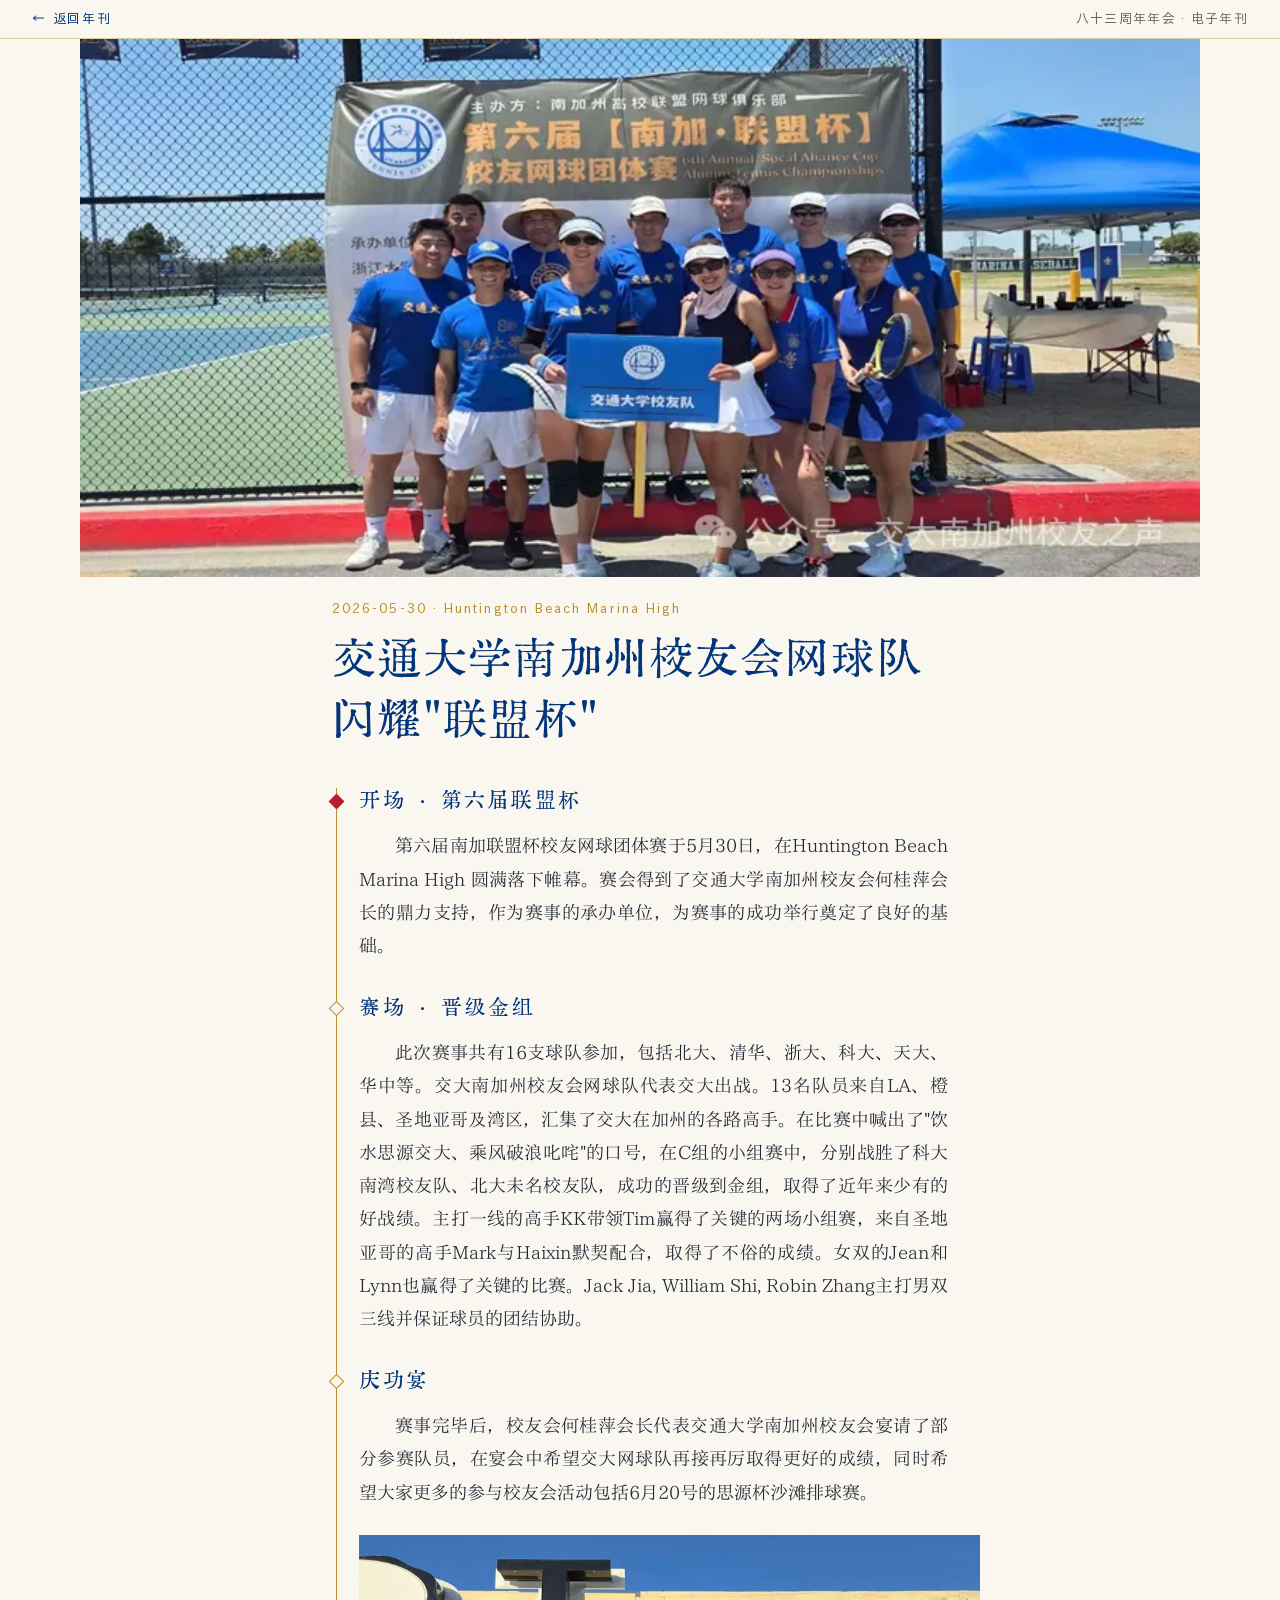
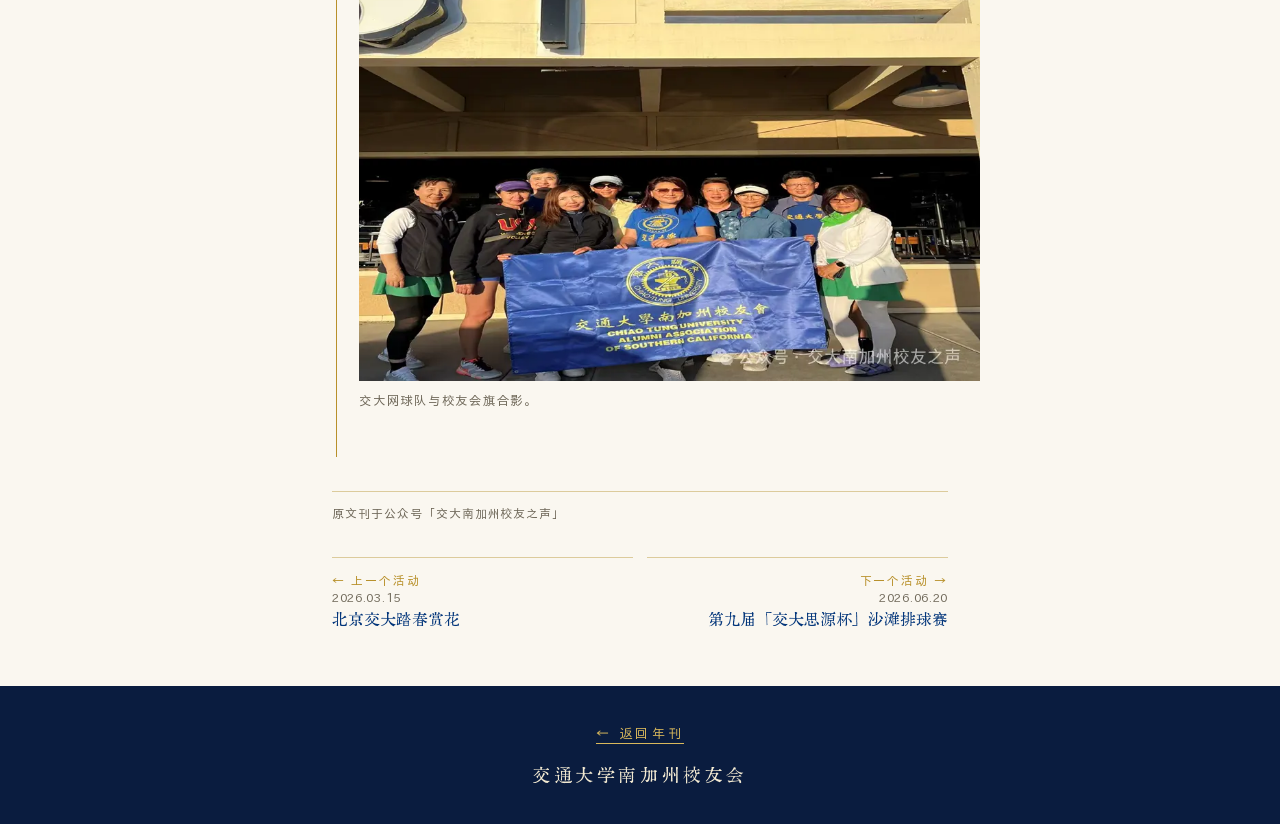
<file: events/wangqiu-2026.html>
<!doctype html>
<html lang="zh-CN">
<head>
<meta charset="utf-8">
<meta name="viewport" content="width=device-width,initial-scale=1,viewport-fit=cover">
<title>交通大学南加州校友会网球队闪耀&#34;联盟杯&#34; · 交通大学南加州校友会</title>
<meta name="description" content="2026-05-30 · Huntington Beach Marina High">
<meta name="theme-color" content="#0A1C3F">
<link rel="stylesheet" href="../assets/fonts.css" media="print" onload="this.media='all'"><noscript><link rel="stylesheet" href="../assets/fonts.css"></noscript>
<style>
/* 电子年刊 · 网页版（手机优先）
   颜色、字体照「设计规范.md」：海军蓝主色、金色细线点缀、中国红只做印章。
   不用圆角卡片、阴影、渐变按钮；章节靠大标题、留白和细金线分隔。 */
:root{
  --navy:#02357A; --deep:#0A1C3F; --ink:#1E2633; --muted:#6E6758;
  --gold:#B8902A; --gold-l:#D9B85C; --gold-line:#DCCB9C; --paper:#FAF7F0; --sheet:#FFFDF8;
  --red:#B3202A;
  --f-display:"Display","Songti SC","Noto Serif SC",serif;
  --f-text:"ZhiSong","Songti SC","Noto Serif SC",serif;
  --f-ui:"XiHei","PingFang SC","Noto Sans SC",sans-serif;
  --f-brush:"Brush","Display",serif;
  --gut:20px; --col:680px;
}
*{box-sizing:border-box}
html{-webkit-text-size-adjust:100%;scroll-behavior:smooth;scroll-padding-top:12px}
body{margin:0;background:var(--paper);color:var(--ink);font:17px/1.85 var(--f-text);-webkit-font-smoothing:antialiased}
img{max-width:100%;display:block}
a{color:var(--navy);text-decoration-color:var(--gold-line);text-underline-offset:3px}
h1,h2,h3,h4,p,figure,blockquote,ol,ul,dl,dd{margin:0}
ol,ul{padding:0;list-style:none}
main{overflow:hidden}

/* ── 章节通用 ── */
.sec,.ads{max-width:var(--col);margin:0 auto;padding:72px var(--gut) 24px}
.ch{margin-bottom:40px}
.ch-kicker{font:13px/1.4 var(--f-ui);letter-spacing:.32em;color:var(--gold);margin-bottom:10px}
.ch-title{font:400 46px/1.15 var(--f-display);color:var(--navy);letter-spacing:.06em;display:flex;align-items:center;gap:14px}
.ch-sub{margin-top:14px;padding-top:12px;border-top:1px solid var(--gold-line);font:13px/1.7 var(--f-ui);letter-spacing:.12em;color:var(--muted);display:flex;flex-wrap:wrap;column-gap:1.4em}
.seal{display:inline-flex;align-items:center;justify-content:center;width:34px;height:34px;background:var(--red);color:#FFF6E8;font:400 19px/1 var(--f-display);border-radius:3px;transform:rotate(-4deg)}

/* ── 目录 ── */
.toc-btn{position:fixed;top:max(12px,env(safe-area-inset-top));right:12px;z-index:20;border:1px solid var(--gold);background:var(--deep);color:#F2E3B8;font:14px/1 var(--f-ui);letter-spacing:.3em;padding:10px 10px 10px 14px;cursor:pointer;opacity:0;pointer-events:none;transition:opacity .25s}
.toc-btn.show{opacity:1;pointer-events:auto}
.toc{position:fixed;inset:0;z-index:30;background:var(--deep);color:#F4EBD3;overflow:auto}
.toc-in{max-width:var(--col);margin:0 auto;padding:64px 28px 40px}
.toc-h{display:flex;flex-direction:column;gap:4px;font:13px/1.6 var(--f-ui);letter-spacing:.24em;color:var(--gold-l);padding-bottom:18px;border-bottom:1px solid rgba(217,184,92,.4);margin-bottom:12px}
.toc li a{display:flex;align-items:baseline;gap:18px;padding:13px 0;color:#F6EEDA;text-decoration:none;font:400 26px/1.3 var(--f-display);letter-spacing:.08em;border-bottom:1px solid rgba(217,184,92,.16)}
.toc li a i{font:13px/1 var(--f-ui);font-style:normal;color:var(--gold-l);letter-spacing:.1em;width:22px}
.toc-close{margin-top:28px;background:none;border:1px solid rgba(217,184,92,.6);color:var(--gold-l);font:14px/1 var(--f-ui);letter-spacing:.3em;padding:12px 16px 12px 20px;cursor:pointer}
body.toc-open{overflow:hidden}

/* ── 封面 ── */
.cover{position:relative;min-height:100vh;min-height:100svh;color:#fff;display:flex;flex-direction:column;overflow:hidden;background:#021A44}
.cv-bg{position:absolute;inset:0;background-size:cover;background-position:center 78%}
.cv-bg::after{content:"";position:absolute;inset:0;background:linear-gradient(180deg,rgba(2,22,60,.55) 0%,rgba(2,22,60,.08) 38%,rgba(2,22,60,.25) 70%,rgba(2,18,48,.78) 100%)}
.cv-top,.cv-main,.cv-foot{position:relative;z-index:1}
.cv-top{display:flex;align-items:center;justify-content:space-between;gap:16px;padding:max(22px,env(safe-area-inset-top)) var(--gut) 0}
.cv-emblem{width:64px}
.cv-schools{width:min(58vw,300px)}
.cv-main{flex:1;display:flex;flex-direction:column;justify-content:center;padding:30px var(--gut) 10px}
.cv-year{font:400 22px/1 var(--f-display);letter-spacing:.3em;color:var(--gold-l)}
.cv-title{margin-top:12px;white-space:nowrap;font:400 clamp(36px,10.6vw,84px)/1.08 var(--f-display);letter-spacing:.06em;background:linear-gradient(180deg,#FFF4C8,#F2D47C 40%,#C8982C 78%,#F6E0A0);-webkit-background-clip:text;background-clip:text;color:transparent;filter:drop-shadow(0 2px 4px rgba(0,10,40,.45))}
.cv-org{margin-top:16px;font:15px/1.6 var(--f-ui);letter-spacing:.42em;color:#E9EEF7}
.cv-130{margin-top:34px;width:min(62vw,300px)}
.cv-130 svg{display:block;width:100%;height:auto}
.cv-years{display:flex;align-items:center;gap:12px;margin-top:6px;font:400 17px/1 var(--f-display);color:var(--gold-l);letter-spacing:.14em}
.cv-years i{flex:1;max-width:80px;border-top:1px solid var(--gold-l)}
.cv-couplet{margin-top:34px;font:400 clamp(24px,7vw,40px)/1.5 var(--f-brush);color:#F6DE9A;letter-spacing:.12em;text-shadow:0 2px 6px rgba(0,20,60,.5)}
.cv-couplet div:nth-child(2){padding-left:2em}
.cv-foot{padding:18px var(--gut) max(22px,env(safe-area-inset-bottom));font:13px/1.7 var(--f-ui);letter-spacing:.14em;color:#DCE4F2}
.cv-down{display:inline-block;margin-top:14px;color:var(--gold-l);text-decoration:none;letter-spacing:.4em;border-bottom:1px solid var(--gold-l);padding-bottom:4px}

/* ── 贺信 ── */
.letter{background:var(--sheet);border:1px solid #E8DFC9;padding:28px 22px 26px;margin:0 calc(var(--gut) * -0.4) 40px}
.lt-head{margin:-6px 0 22px;padding-bottom:16px;border-bottom:1px solid #EFE6D2}
.lt-head img{max-height:84px;width:auto;margin:0 auto}
.lt-from{font:400 26px/1.35 var(--f-display);color:var(--navy);letter-spacing:.06em;margin-bottom:18px}
.lt-from span{display:block;margin-top:4px;font:14px/1.5 var(--f-ui);letter-spacing:.2em;color:var(--muted)}
.lt-body p{text-indent:2em;margin-bottom:.9em;text-align:justify}
.lt-body p.lt-greet{text-indent:0;font-weight:600}
.letter.trad .lt-body p{letter-spacing:.01em}
.lt-sign{position:relative;display:flex;justify-content:flex-end;margin-top:26px;padding:10px 0 6px}
.lt-sign-t{position:relative;z-index:1;text-align:right;font:15px/1.9 var(--f-text);color:var(--ink)}
.lt-seal{position:absolute;z-index:2;right:6px;top:50%;transform:translateY(-50%);width:112px;pointer-events:none}
.trad .lt-sign{padding-bottom:14px}
.trad .lt-seal{width:124px;right:auto;left:6%;top:auto;bottom:-4px;transform:none}
.lt-origs{display:flex;align-items:flex-end;flex-wrap:wrap;gap:12px 22px;margin-top:22px;padding-top:16px;border-top:1px solid #EFE6D2}
.lt-orig{display:flex;align-items:flex-end;gap:12px;text-decoration:none;color:var(--gold)}
.lt-thumb{width:58px;height:auto;border:1px solid #E3D8BF}
.lt-orig span,.lt-pdf{font:13px/1 var(--f-ui);letter-spacing:.24em;color:var(--gold);border-bottom:1px solid var(--gold-line);padding-bottom:4px;text-decoration:none}
/* 原件查看层 */
.viewer{position:fixed;inset:0;z-index:40;background:#0B1424;display:flex;flex-direction:column}
.viewer[hidden]{display:none}
.vw-bar{display:flex;align-items:center;gap:16px;padding:max(12px,env(safe-area-inset-top)) 14px 12px;color:#E9DFC4;font:13px/1.4 var(--f-ui);letter-spacing:.1em;border-bottom:1px solid rgba(217,184,92,.3)}
.vw-title{flex:1;min-width:0;overflow:hidden;text-overflow:ellipsis;white-space:nowrap}
.vw-dl{color:var(--gold-l);text-decoration:none;letter-spacing:.2em}
.vw-close{background:none;border:1px solid rgba(217,184,92,.6);color:var(--gold-l);font:13px/1 var(--f-ui);letter-spacing:.3em;padding:9px 10px 9px 14px;cursor:pointer}
.vw-scroll{flex:1;overflow:auto;-webkit-overflow-scrolling:touch;padding:14px 10px max(24px,env(safe-area-inset-bottom))}
.vw-scroll img{width:100%;max-width:900px;margin:0 auto;background:#fff;cursor:zoom-in}
.vw-scroll img.zoom{width:auto;max-width:none;cursor:zoom-out}

/* ── 校友来稿 ── */
.essay{padding-top:8px;margin-bottom:64px}
.essay + .essay{padding-top:40px;border-top:1px solid var(--gold-line)}
.es-title .nb{display:inline-block}
.es-no{font:400 15px/1 var(--f-display);color:var(--gold);letter-spacing:.1em}
.es-title{margin-top:10px;font:400 30px/1.4 var(--f-display);color:var(--navy);letter-spacing:.04em}
.es-by{margin:16px 0 28px;display:flex;align-items:center;gap:14px}
.es-av{width:56px;height:56px;border-radius:50%;object-fit:cover;flex:none;border:1px solid var(--gold-line)}
.es-by-t{display:flex;flex-direction:column;gap:1px}
.es-by b{font:400 18px/1.45 var(--f-display);color:var(--ink);letter-spacing:.12em;margin-bottom:2px}
.es-by span{font:13px/1.55 var(--f-ui);color:var(--muted);letter-spacing:.06em}
.es-by span.l2{color:var(--gold)}
.es-body p{text-indent:2em;margin-bottom:.85em;text-align:justify}
.es-fig{margin:26px calc(var(--gut) * -1) 28px}
.es-fig img{width:100%;height:auto}
.es-fig.tall{margin-left:0;margin-right:0}
.es-fig.tall img{width:auto;max-width:100%;max-height:78vh;margin:0 auto}
.es-fig figcaption{margin-top:8px;padding:0 var(--gut);font:12.5px/1.5 var(--f-ui);color:var(--muted);letter-spacing:.06em}
.es-fig.tall figcaption{padding:0;text-align:center}
@media (min-width:760px){.es-fig{margin-left:-40px;margin-right:-40px}.es-fig figcaption{padding:0 40px}.es-fig.tall{margin-left:0;margin-right:0}}

/* ── 致辞 ── */
.sp{margin-bottom:56px}
.sp-who{display:grid;grid-template-columns:42% 1fr;gap:18px;align-items:end;margin-bottom:22px}
.sp-photo{width:100%;aspect-ratio:4/5;object-fit:cover}
.sp-who figcaption{display:flex;flex-direction:column;gap:4px;padding-bottom:4px}
.sp-role{font:13px/1.4 var(--f-ui);letter-spacing:.32em;color:var(--gold)}
.sp-name{font:400 34px/1.2 var(--f-display);color:var(--navy);letter-spacing:.1em}
.sp-bio{font:12.5px/1.6 var(--f-ui);color:var(--muted)}
.sp-quote{font:400 21px/1.6 var(--f-display);color:var(--navy);padding:4px 0 18px;margin-bottom:18px;border-bottom:1px solid var(--gold-line)}
.sp-text p{text-indent:2em;margin-bottom:.8em;text-align:justify}
.sp-2 .sp-who{grid-template-columns:1fr 42%}
.sp-2 .sp-who .sp-photo{order:2}
.sp-2 .sp-who figcaption{text-align:right}
.sky{margin-top:24px;text-align:center;color:var(--gold)}
.sky-t{font:400 20px/1.2 var(--f-display);letter-spacing:.6em;text-indent:.6em;color:var(--navy);margin-bottom:14px}
.sky-art svg{display:block;width:100%;height:auto}
.sky-s{margin-top:10px;font:11px/1.6 var(--f-ui);letter-spacing:.2em;color:var(--muted)}

/* ── 节目单 ── */
.pg-sec{margin-bottom:30px}
.pg-h{display:flex;align-items:center;gap:12px;font:400 23px/1.3 var(--f-display);color:var(--navy);letter-spacing:.1em;margin-bottom:6px}
.pg-num{width:30px;height:30px;display:inline-flex;align-items:center;justify-content:center;border:1px solid var(--gold);color:var(--gold);font:400 16px/1 var(--f-display)}
.pg-list li{display:grid;grid-template-columns:62px 1fr;gap:12px;padding:11px 0;border-bottom:1px solid #ECE3CF}
.pg-list time{font:14px/1.9 var(--f-ui);color:var(--gold);letter-spacing:.04em}
.pg-item{display:block;line-height:1.6}
.pg-who{display:block;margin-top:2px;font:13px/1.5 var(--f-ui);color:var(--muted)}

/* ── 奖品 ── */
.pz-tier{margin-bottom:38px}
.pz-h{display:flex;align-items:baseline;justify-content:space-between;font:400 26px/1.3 var(--f-display);color:var(--navy);letter-spacing:.14em;padding-bottom:8px;border-bottom:1px solid var(--gold-line);margin-bottom:18px}
.pz-h em{font:13px/1 var(--f-ui);font-style:normal;color:var(--gold);letter-spacing:.2em}
.pz-items{display:grid;grid-template-columns:1fr 1fr;gap:26px 18px}
.pz-items.n1{grid-template-columns:1fr}
.pz-items.n1 .pz.cut .pz-pic{aspect-ratio:auto;max-width:62%;margin:0 auto}
.pz-items.n1 .pz.cut figcaption{text-align:center}
.pz-1 .pz-items .pz-pic{aspect-ratio:16/9}
.pz-pic{aspect-ratio:1/1;display:flex;align-items:center;justify-content:center}
.pz.cut .pz-pic img{max-height:100%;width:auto;object-fit:contain}
.pz.photo .pz-pic img{width:100%;height:100%;object-fit:cover}
.pz figcaption{margin-top:10px;display:flex;flex-direction:column}
.pz figcaption b{font-weight:400;font-size:16px;line-height:1.5;color:var(--ink)}
.pz figcaption span{font:12.5px/1.5 var(--f-ui);color:var(--muted)}
.pz figcaption em{font:13px/1.6 var(--f-ui);font-style:normal;color:var(--gold);letter-spacing:.1em}

/* ── 年度回顾 ── */
.rv-lead{margin:0 calc(var(--gut) * -1) 36px}
.rv-hero{position:relative}
.rv-hero img{width:100%;aspect-ratio:4/3;object-fit:cover}
.rv-badge{position:absolute;left:var(--gut);bottom:-18px;background:var(--deep);color:#F4EBD3;padding:12px 16px;display:flex;flex-direction:column;gap:2px;max-width:82%}
.rv-badge span{font:13px/1.5 var(--f-ui);letter-spacing:.06em}
.rv-badge b{font:400 22px/1.3 var(--f-display);color:var(--gold-l);letter-spacing:.12em}
.rv-lead-t{padding:22px var(--gut) 0}
.rv-赛场 .rv-lead-t{padding-top:36px}
.rv-kick{font:13px/1.4 var(--f-ui);letter-spacing:.32em;color:var(--red);margin-bottom:6px}
.rv-when{font:13px/1.6 var(--f-ui);letter-spacing:.1em;color:var(--gold)}
.rv-lead-t h3{font:400 28px/1.35 var(--f-display);color:var(--navy);margin:6px 0 10px}
.rv-lead-t blockquote{font:400 19px/1.6 var(--f-display);color:var(--navy);margin-bottom:10px}
.rv-lead-t p{text-align:justify}
.rv-items{display:flex;flex-direction:column;gap:34px}
.rv-item figure{position:relative;margin-bottom:12px}
.rv-item figure img{width:100%;aspect-ratio:3/2;object-fit:cover}
.rv-item.sq figure img{aspect-ratio:auto;max-width:440px}
.rv-res{position:absolute;right:0;bottom:0;background:var(--red);color:#FFF4E2;font:400 15px/1 var(--f-display);letter-spacing:.12em;padding:9px 12px}
.rv-date{display:flex;align-items:baseline;gap:8px;margin-bottom:2px}
.rv-date b{font:400 20px/1.2 var(--f-display);color:var(--gold)}
.rv-date span{font:12px/1 var(--f-ui);color:var(--muted);letter-spacing:.1em}
.rv-item h3{font:400 22px/1.4 var(--f-display);color:var(--navy);margin-bottom:6px}
.rv-item p{text-align:justify}
/* 杂志：两条小新闻左右交错（宽屏） */
.rv-year{margin-top:44px;padding-top:18px;border-top:1px solid var(--gold-line)}
.rv-year-h{font:400 22px/1.3 var(--f-display);color:var(--navy);letter-spacing:.2em;margin-bottom:16px}
.rv-year ol{position:relative;padding-left:22px}
.rv-year ol::before{content:"";position:absolute;left:5px;top:8px;bottom:8px;border-left:1px solid var(--gold)}
.rv-year li{position:relative;display:grid;grid-template-columns:86px 1fr;align-items:baseline;padding:7px 0}
.rv-year li::before{content:"";position:absolute;left:-21px;top:16px;width:9px;height:9px;border:1px solid var(--gold);background:var(--paper);transform:rotate(45deg)}
.rv-year li.hi::before,.rv-year li.end::before{background:var(--red);border-color:var(--red)}
.rv-year time{font:11px/1 var(--f-ui);color:var(--muted);letter-spacing:.06em}
.rv-year time b{font:400 17px/1 var(--f-display);color:var(--gold);margin-left:6px}
.rv-year li.end span{color:var(--red)}

/* ── 历任会长 ── */
.pr-origin{display:grid;grid-template-columns:auto 1fr;gap:18px;align-items:center;padding:18px 0;border-top:1px solid var(--gold-line);border-bottom:1px solid var(--gold-line);margin-bottom:34px}
.pr-o-year{font:400 44px/1 var(--f-display);color:var(--gold)}
.pr-o-names{display:flex;flex-wrap:wrap;gap:4px 14px;font:400 19px/1.4 var(--f-display);color:var(--navy);letter-spacing:.1em}
.pr-origin p{font:13px/1.6 var(--f-ui);color:var(--muted);margin-top:4px}
.pr-band{margin-bottom:34px}
.pr-band-h{font:400 22px/1.2 var(--f-display);color:var(--gold);letter-spacing:.12em;margin-bottom:14px}
.pr-grid{display:grid;grid-template-columns:repeat(3,minmax(0,1fr));gap:18px 12px}
.pr-p img{width:100%;aspect-ratio:4/5;object-fit:cover;background:#E9E3D6}
.pr-p figcaption,.pr-text li{display:flex;flex-direction:column;margin-top:8px}
.pr-p b,.pr-text b{font:400 18px/1.3 var(--f-display);color:var(--navy);letter-spacing:.06em}
.pr-p span,.pr-text span{font:11.5px/1.5 var(--f-ui);color:var(--muted)}
.pr-p em,.pr-text em{font:11.5px/1.5 var(--f-ui);font-style:normal;color:var(--gold)}
.pr-text{display:grid;grid-template-columns:repeat(2,minmax(0,1fr));gap:4px 18px;margin-top:16px}
.pr-text li{padding:8px 0;border-top:1px solid #ECE3CF}

/* ── 团队 ── */
.team h3{font:400 24px/1.3 var(--f-display);color:var(--navy);letter-spacing:.16em;margin-bottom:12px}
.team h4{font:13px/1.4 var(--f-ui);letter-spacing:.32em;color:var(--gold);margin:22px 0 8px}
.tg-hon{padding-bottom:28px;margin-bottom:30px;border-bottom:1px solid var(--gold-line)}
.tg-note{font:13px/1.5 var(--f-ui);color:var(--muted);margin:-6px 0 14px;letter-spacing:.06em}
.tg-hon ul{display:grid;grid-template-columns:repeat(4,minmax(0,1fr));gap:10px 8px}
.tg-hon li{font:400 18px/1.4 var(--f-display);color:var(--ink);letter-spacing:.06em}
.tg-exec{display:grid;grid-template-columns:1fr 1fr;gap:14px 16px}
.tg-exec div{border-top:1px solid #ECE3CF;padding-top:8px}
.tg-exec dt{font:12px/1.5 var(--f-ui);letter-spacing:.2em;color:var(--gold)}
.tg-exec dd{font:400 21px/1.4 var(--f-display);color:var(--navy)}
.tg-names{display:grid;grid-template-columns:repeat(3,minmax(0,1fr));gap:10px 12px}
.tg-names li{display:flex;flex-direction:column}
.tg-names b{font:400 18px/1.4 var(--f-display);color:var(--ink)}
.tg-names span{font:12px/1.4 var(--f-ui);color:var(--muted)}
.tg-clubs{margin-top:36px}
.tg-clubs dl div{display:grid;grid-template-columns:96px 1fr;gap:12px;padding:12px 0;border-top:1px solid #ECE3CF}
.tg-clubs dt{font:400 17px/1.5 var(--f-display);color:var(--navy)}
.tg-clubs dd b{display:block;font-weight:400}
.tg-clubs dd span{display:block;font:13px/1.6 var(--f-ui);color:var(--muted)}

/* ── 赞助商广告 ── */
.ads{padding-top:56px}
.ads-label{font:12px/1 var(--f-ui);letter-spacing:.4em;color:var(--muted);margin-bottom:6px}
.ad{position:relative;padding:28px 0 30px;border-top:1px solid var(--gold-line)}
.ad + .ad{margin-top:0}
.ad-head{display:flex;align-items:flex-start;justify-content:space-between;gap:16px}
.ad-logo{height:auto;max-width:min(100%,280px)}
.ad-logo.center{margin:0 auto}
.ad-logo.sm{max-width:180px}
.ad-badge{display:flex;flex-direction:column;align-items:flex-end;font:12px/1.4 var(--f-ui);color:var(--muted)}
.ad-badge b{font:400 16px/1.3 var(--f-display);color:var(--navy)}
.ad-name{margin-top:14px;font:400 23px/1.4 var(--f-display);color:var(--navy);letter-spacing:.04em}
.ad-name span{margin-left:.6em;font:14px/1 var(--f-ui);color:var(--muted)}
.ad-subname{margin-top:4px;font:14px/1.5 var(--f-ui);letter-spacing:.14em;color:var(--gold)}
.ad-en{margin-top:8px;font:12px/1.5 var(--f-ui);letter-spacing:.16em;text-transform:uppercase;color:var(--navy)}
.ad-hero{margin:22px 0 6px}
.ad-hero div{font:400 clamp(25px,7.2vw,34px)/1.45 var(--f-display);color:var(--navy);letter-spacing:.03em}
.ad-hero span{display:block;margin-top:10px;font:13px/1.4 var(--f-ui);letter-spacing:.32em;color:var(--gold)}
.ad-tag{margin-top:12px;color:var(--gold);font-size:15.5px;line-height:1.6}
.ad-tag.big{font:400 22px/1.5 var(--f-display);color:var(--navy)}
.ad-desc{margin-top:12px;text-align:justify}
.ad-person{display:grid;grid-template-columns:96px 1fr;gap:16px;align-items:center;margin-top:18px}
.ad-person img{width:96px;height:96px;border-radius:50%;object-fit:cover}
.ad-person b{display:block;font:400 20px/1.4 var(--f-display);color:var(--navy)}
.ad-person em{display:block;font:13px/1.5 var(--f-ui);font-style:normal;color:var(--gold)}
.ad-person span{display:block;font-size:14.5px;line-height:1.6}
.ad-cut{display:block;width:auto;max-width:62%;max-height:min(52vh,440px);object-fit:contain;margin:16px 0 0 auto}   /* 10-31 竖长图（DMG 喷淋）在电脑上会撑满屏幕：限高 */
.ad-stats{display:flex;margin-top:18px;border-top:1px solid #ECE3CF;border-bottom:1px solid #ECE3CF}
.ad-stats div{flex:1;padding:12px 8px}
.ad-stats div + div{border-left:1px solid #ECE3CF}
.ad-stats b{display:block;font:400 22px/1.2 var(--f-display);color:var(--navy)}
.ad-stats span{font:12px/1.4 var(--f-ui);color:var(--muted)}
.ad-tiles{margin-top:16px;counter-reset:t}
.ad-tiles li{display:grid;grid-template-columns:30px 1fr;padding:8px 0;border-top:1px solid #ECE3CF;counter-increment:t}
.ad-tiles li::before{content:counter(t,decimal-leading-zero);font:12px/1.9 var(--f-ui);color:var(--gold)}
.ad-tiles li b{font-weight:400}
.ad-tiles li span{grid-column:2;font:13px/1.5 var(--f-ui);color:var(--muted)}
.ad-cols{display:grid;grid-template-columns:repeat(auto-fit,minmax(130px,1fr));gap:12px;margin-top:16px}
.ad-cols b{display:block;font:13px/1.6 var(--f-ui);letter-spacing:.2em;color:var(--gold)}
.ad-cols span{display:block;font-size:15px;line-height:1.6}
.ad-kv{margin-top:16px}
.ad-kv div{display:grid;grid-template-columns:5.6em 1fr;gap:12px;padding:8px 0;border-top:1px solid #ECE3CF}
.ad-kv dt{font:13px/1.95 var(--f-ui);letter-spacing:.12em;color:var(--gold)}
.ad-kv dd{font-size:15.5px;line-height:1.7}
.ad-list-h{margin-top:18px;font:13px/1.4 var(--f-ui);letter-spacing:.24em;color:var(--gold)}
.ad-list{margin-top:8px}
.ad-list li{position:relative;padding:5px 0 5px 16px;font-size:15.5px;line-height:1.6}
.ad-list li::before{content:"";position:absolute;left:0;top:15px;width:6px;height:6px;border:1px solid var(--gold);transform:rotate(45deg)}
.ad-list.two{display:grid;grid-template-columns:1fr 1fr;column-gap:16px}
.ad-chips{display:flex;flex-wrap:wrap;gap:6px 18px;margin-top:12px;font:14px/1.6 var(--f-ui);color:var(--navy);letter-spacing:.06em}
.ad-steps{margin-top:16px}
.ad-steps li{display:grid;grid-template-columns:34px 1fr;gap:10px;padding:8px 0;border-top:1px solid #ECE3CF}
.ad-steps i{font:400 20px/1.3 var(--f-display);font-style:normal;color:var(--gold)}
.ad-steps b{display:block;font-weight:400;color:var(--navy)}
.ad-steps span{font:13.5px/1.6 var(--f-ui);color:var(--muted)}
.ad-more{color:var(--muted);font-size:15px}
.ad-close{margin-top:14px;font:400 19px/1.6 var(--f-display);color:var(--navy)}
.ad-imgs{display:grid;gap:8px;margin-top:18px}
.ad-imgs.n2{grid-template-columns:1fr 1fr}
.ad-imgs.n3{grid-template-columns:repeat(3,1fr)}
.ad-imgs img{width:100%;aspect-ratio:3/2;object-fit:cover}
.ad-imgs.n1 img{aspect-ratio:16/10}
.ad-imgs.whole img{object-fit:contain;background:#fff;aspect-ratio:1/1}
.ad-imgs figcaption{margin-top:6px;font:12px/1.5 var(--f-ui);color:var(--muted)}
.ad-sign{margin-top:14px;text-align:right;font:15px/1.6 var(--f-text)}
.ad-call{margin-top:18px;font:400 26px/1.3 var(--f-ui);letter-spacing:.02em}
.ad-call a{text-decoration:none;color:var(--navy)}
.ad-call i{display:block;font:12px/1.6 var(--f-ui);font-style:normal;letter-spacing:.2em;color:var(--gold)}
.ad-call span{display:block;font:14px/1.6 var(--f-text);color:var(--muted)}
.ad-contact{margin-top:10px;font:14px/1.7 var(--f-ui);color:var(--muted)}
.ad-contact a{color:var(--navy)}
.ad-links{display:flex;flex-wrap:wrap;gap:10px 22px;margin-top:16px}
.ad-web{font:14px/1.4 var(--f-ui);letter-spacing:.06em;color:var(--navy);text-decoration:none;border-bottom:1px solid var(--gold);padding-bottom:3px}
.ad-web::after{content:" ↗";color:var(--gold)}
.ad-offices{display:grid;gap:12px;margin-top:18px;font:14px/1.6 var(--f-ui);color:var(--muted)}
.ad-offices b{display:block;color:var(--navy);font-weight:400}
/* 贺词（总会） */
.ad-wish{text-align:center;padding-top:34px}
.wish{margin-top:18px;color:var(--navy);font-family:var(--f-display);letter-spacing:.1em}
.wish .w-小{font-size:16px;color:var(--gold)}
.wish .w-中{font-size:19px;line-height:1.8}
.wish .w-大{font-size:30px;line-height:1.45}
.wish-motto{margin-top:16px;font:13px/1 var(--f-ui);letter-spacing:.4em;color:var(--gold)}
.wish-sign{margin-top:18px;font:15px/1.6 var(--f-text)}
.wish-sign span{display:block;font:11px/1.6 var(--f-ui);color:var(--muted);letter-spacing:.06em}
/* 校友名字 */
.ad-kick{font:13px/1.4 var(--f-ui);letter-spacing:.3em;color:var(--gold)}
.names{display:flex;flex-wrap:wrap;align-items:center;gap:18px 34px;margin:18px 0 10px}
.names img{height:44px;width:auto}
.ad-thanks{font:14px/1.6 var(--f-ui);color:var(--muted);letter-spacing:.1em}
/* 分会专页 */
.ad-big{font:400 32px/1.3 var(--f-display);color:var(--navy);letter-spacing:.08em;margin-top:6px}
.ad-chief{display:grid;grid-template-columns:38% 1fr;gap:16px;margin-top:18px;align-items:start}
.ad-chief img{width:100%;aspect-ratio:4/5;object-fit:cover}
.ad-chief b{display:block;font:400 24px/1.3 var(--f-display);color:var(--navy);margin-top:4px}
.ad-chief em{display:block;font:13px/1.5 var(--f-ui);font-style:normal;color:var(--muted)}
.ad-chief p{margin-top:8px;font-size:14.5px;line-height:1.7}
.ad-sub-h{margin-top:22px;font:400 20px/1.3 var(--f-display);color:var(--navy);letter-spacing:.14em}
/* 整页广告 / 封底 */
.fp-hero,.bk-hero{width:calc(100% + 2 * var(--gut));max-width:none;margin:14px calc(var(--gut) * -1) 0;aspect-ratio:16/10;object-fit:cover}
.bk-open{margin-top:12px;font:13px/1.4 var(--f-ui);letter-spacing:.24em;color:var(--red)}
.bk-close{margin-top:12px;font:400 20px/1.6 var(--f-display);color:var(--navy)}
.bk-sis{margin-top:20px}
.bk-sis h3{font:13px/1.4 var(--f-ui);letter-spacing:.3em;color:var(--gold);font-weight:400}
.bk-s-name{display:block;margin-top:12px;font:400 20px/1.4 var(--f-display);color:var(--navy)}
.bk-s-name span{display:block;font:12px/1.4 var(--f-ui);color:var(--muted);letter-spacing:.1em}

/* ── 页脚 ── */
.foot{margin-top:60px;background:var(--deep);color:#DCE4F2;text-align:center;padding:48px var(--gut) max(48px,env(safe-area-inset-bottom));font:13px/1.8 var(--f-ui);letter-spacing:.12em}
.foot-org{font:400 22px/1.4 var(--f-display);color:#F4EBD3;letter-spacing:.2em}
.foot-en{font-size:11px;letter-spacing:.06em;color:#9FB0CC}
.foot-m{margin-top:16px;color:var(--gold-l);letter-spacing:.4em}
.foot-y{color:#9FB0CC}
.foot-top{display:inline-block;margin-top:20px;color:var(--gold-l);text-decoration:none;border-bottom:1px solid var(--gold-l);padding-bottom:3px;letter-spacing:.3em}

/* ── 宽屏（平板、电脑） ── */
@media (min-width:760px){
  :root{--gut:32px}
  body{font-size:18px}
  .sec,.ads{padding-top:96px}
  .ch-title{font-size:60px}
  .cover{min-height:100vh}
  .cv-main{padding-left:8vw}
  .cv-emblem{width:84px}
  .letter{margin:0 0 48px;padding:44px 52px 40px}
  .rv-lead{margin-left:-80px;margin-right:-80px}
  .rv-hero img{aspect-ratio:16/9}
  .rv-lead-t{padding-left:80px;padding-right:80px}
  .rv-items{display:grid;grid-template-columns:1fr 1fr;gap:40px 28px}
  .rv-专题 .rv-items{grid-template-columns:1fr}
  .rv-专题 .rv-item{display:grid;grid-template-columns:1fr 1fr;gap:24px;align-items:start}
  .rv-专题 .rv-item:nth-child(even) figure{order:2}
  .pr-grid{grid-template-columns:repeat(4,minmax(0,1fr))}
  .tg-hon ul{grid-template-columns:repeat(6,minmax(0,1fr))}
  .pz-items{grid-template-columns:repeat(3,1fr)}
  .pz-items.n1{grid-template-columns:1fr}
  .ad-offices{grid-template-columns:repeat(3,1fr)}
  .fp-hero,.bk-hero{width:100%;margin-left:0;margin-right:0}
}
@media (min-width:1100px){
  .rv-lead{margin-left:-160px;margin-right:-160px}
  .rv-lead-t{padding-left:160px;padding-right:160px}
}

/* ══════════ 活动详情页（二级页面） ══════════ */
.ev-bar{position:sticky;top:0;z-index:10;display:flex;justify-content:space-between;align-items:center;gap:12px;padding:max(10px,env(safe-area-inset-top)) var(--gut) 10px;background:rgba(250,247,240,.96);border-bottom:1px solid var(--gold-line);font:13px/1.4 var(--f-ui);letter-spacing:.1em;color:var(--muted)}
.ev-bar a{color:var(--navy);text-decoration:none;letter-spacing:.14em}
.ev-kick{font:13px/1.5 var(--f-ui);letter-spacing:.16em;color:var(--gold)}
.ev-title{margin-top:10px;font:400 30px/1.4 var(--f-display);color:var(--navy);letter-spacing:.03em}
.ev-host{margin-top:10px;font:12.5px/1.6 var(--f-ui);color:var(--muted)}
.ev-lead{margin:22px 0 4px;font-size:18.5px;line-height:1.9;color:var(--ink);text-align:justify}
.ev-p{text-indent:2em;margin:0 0 .9em;text-align:justify}
.ev-p b{font-weight:600;color:var(--navy)}
.ev-src{margin-top:34px;padding-top:12px;border-top:1px solid var(--gold-line);font:12px/1.6 var(--f-ui);color:var(--muted);letter-spacing:.08em}
.ev-pic{display:block;cursor:zoom-in}
.ev-pic img{width:100%;height:auto}
.ev-figs{margin:26px 0 30px;display:grid;gap:6px}
.ev-figs figcaption{margin-top:4px;font:12.5px/1.6 var(--f-ui);color:var(--muted);letter-spacing:.06em}
.ev-figs.n3{grid-template-columns:1fr 1fr}.ev-figs.n3 .ev-pic:first-child{grid-column:1/-1}
.ev-figs.n3 .ev-pic:not(:first-child) img{aspect-ratio:1/1;object-fit:cover}
.ev-figs .ev-pic.tall img{max-height:80vh;width:auto;max-width:100%;margin:0 auto}
.ev-foot{margin-top:40px;background:var(--deep);color:#DCE4F2;text-align:center;padding:36px var(--gut) max(36px,env(safe-area-inset-bottom));font:13px/1.8 var(--f-ui);letter-spacing:.12em}
.ev-foot a{color:var(--gold-l);text-decoration:none;border-bottom:1px solid var(--gold-l);padding-bottom:3px;letter-spacing:.24em}
.ev-foot-org{margin-top:18px;font:400 18px/1.4 var(--f-display);color:#F4EBD3;letter-spacing:.2em}
/* A 图文长卷 */
.evA-hero img{width:100%;aspect-ratio:4/3;object-fit:cover}
.evA-hero-cap{padding:8px var(--gut) 0;font:12.5px/1.6 var(--f-ui);color:var(--muted);letter-spacing:.06em}
.evA{padding-top:28px}
.evA .ev-figs.bleed{margin-left:calc(var(--gut) * -1);margin-right:calc(var(--gut) * -1)}
.evA .ev-figs.bleed figcaption{padding:0 var(--gut)}
/* B 相册 */
.evB-head{padding-top:36px;padding-bottom:10px}
.evB-more{margin-top:14px}
.evB-more summary{display:inline-block;cursor:pointer;list-style:none;font:13px/1 var(--f-ui);letter-spacing:.3em;color:var(--gold);border-bottom:1px solid var(--gold-line);padding-bottom:5px;margin-bottom:16px}
.evB-more summary::-webkit-details-marker{display:none}
.evB-more[open] summary{display:none}
.evB-gal{max-width:980px;margin:0 auto;padding:10px 6px 20px}
.evB-count{padding:0 calc(var(--gut) - 6px) 12px;font:12.5px/1.5 var(--f-ui);color:var(--muted);letter-spacing:.1em}
.evB-grid{display:grid;grid-template-columns:1fr 1fr;gap:6px}
.evB-grid .ev-pic img{aspect-ratio:1/1;object-fit:cover}
.evB-grid .ev-pic.g0{grid-column:1/-1}
.evB-grid .ev-pic.g0 img{aspect-ratio:3/2}
.evB-grid .ev-pic.tall img{max-height:none;width:100%}
/* C 这一天 */
.evC-hero{position:relative;color:#fff}
.evC-hero img{width:100%;height:78vh;height:78svh;object-fit:cover}
.evC-hero::after{content:"";position:absolute;inset:0;background:linear-gradient(180deg,rgba(2,22,60,0) 40%,rgba(2,18,48,.82) 100%)}
.evC-hero-t{position:absolute;z-index:1;left:var(--gut);right:var(--gut);bottom:26px}
.evC-hero .ev-kick{color:var(--gold-l)}
.evC-hero .ev-title{color:#FFF6E2;font-size:28px}
.evC{padding-top:36px}
.evC-ch{position:relative;padding-left:22px;border-left:1px solid var(--gold);margin-left:4px;padding-bottom:16px}
.evC-label{position:relative;margin:0 0 14px;font:400 21px/1.3 var(--f-display);color:var(--navy);letter-spacing:.12em}
.evC-label i{position:absolute;left:-28px;top:8px;width:11px;height:11px;background:var(--paper);border:1px solid var(--gold);transform:rotate(45deg)}
.evC-ch:first-child .evC-label i,.evC-ch:last-child .evC-label i{background:var(--red);border-color:var(--red)}
.evC .ev-figs{margin-right:calc(var(--gut) * -1)}
/* 照片查看层 */
.viewer.gal{background:#05090F}
.gal-stage{position:relative;flex:1;display:flex;align-items:center;justify-content:center;min-height:0;padding:8px}
.gal-stage img{max-width:100%;max-height:100%;object-fit:contain}
.gal-nav{position:absolute;top:50%;transform:translateY(-50%);width:44px;height:64px;border:0;background:rgba(10,20,36,.45);color:#F2E3B8;font:300 34px/1 var(--f-ui);cursor:pointer}
.gal-nav.prev{left:0}.gal-nav.next{right:0}
.gal-cap{padding:10px 16px max(18px,env(safe-area-inset-bottom));min-height:46px;color:#CFC6AE;font:13px/1.6 var(--f-ui);letter-spacing:.06em;text-align:center}
/* 年刊主页里的「阅读全文」 */
.rv-more{display:inline-block;margin-top:12px;font:13px/1 var(--f-ui);letter-spacing:.24em;color:var(--navy);text-decoration:none;border-bottom:1px solid var(--gold);padding-bottom:5px}
.rv-more::after{content:" →";color:var(--gold)}
@media (min-width:760px){
  .ev-title{font-size:40px}
  .evA-hero img{aspect-ratio:21/9}
  .evB-grid{grid-template-columns:repeat(3,1fr)}
  .evB-grid .ev-pic.g0{grid-column:span 2}
  .evC-hero .ev-title{font-size:44px}
}

/* 横滑组图（方向 C） */
.ev-swipe{margin:24px calc(var(--gut) * -1) 30px 0}
.sw-track{display:flex;gap:8px;overflow-x:auto;scroll-snap-type:x mandatory;-webkit-overflow-scrolling:touch;scrollbar-width:none;padding-right:var(--gut)}
.sw-track::-webkit-scrollbar{display:none}
.sw-slide{flex:0 0 86%;scroll-snap-align:start}
.sw-slide .ev-pic img{width:100%;aspect-ratio:4/3;object-fit:cover;max-height:none}
.sw-meta{display:flex;align-items:center;gap:12px;margin-top:8px;padding-right:var(--gut);font:12.5px/1.4 var(--f-ui);color:var(--muted);letter-spacing:.08em}
.sw-n{color:var(--gold);letter-spacing:.12em;min-width:3.2em}
.sw-hint{flex:1}
.ev-swipe.moved .sw-hint{visibility:hidden}
.sw-btns{display:none;gap:6px}
.sw-b{width:30px;height:30px;border:1px solid var(--gold-line);background:none;color:var(--navy);font:18px/1 var(--f-ui);cursor:pointer}
.ev-swipe figcaption{margin-top:4px;padding-right:var(--gut);font:12.5px/1.6 var(--f-ui);color:var(--muted);letter-spacing:.06em}
@media (hover:hover) and (pointer:fine){.sw-btns{display:flex}.sw-hint{visibility:hidden}}
@media (min-width:760px){.sw-slide{flex-basis:72%}}

.ev-quote{text-indent:0;margin:6px 0 18px;padding:2px 0 2px 16px;border-left:2px solid var(--gold);font:400 18px/1.7 var(--f-display);color:var(--navy)}
.ev-table{margin:14px 0 22px;overflow-x:auto}
.ev-table table{border-collapse:collapse;width:100%;font:13.5px/1.6 var(--f-ui)}
.ev-table th,.ev-table td{padding:8px 8px;border-bottom:1px solid #ECE3CF;text-align:left;vertical-align:top}
.ev-table tr:first-child th,.ev-table tr:first-child td{color:var(--gold);letter-spacing:.1em;border-bottom-color:var(--gold-line)}
.ev-table b{color:var(--red);font-weight:600}
.evC-hero.nohero{color:var(--ink);padding:40px var(--gut) 8px;max-width:var(--col);margin:0 auto}
.evC-hero.nohero::after{display:none}
.evC-hero.nohero .evC-hero-t{position:static}
.evC-hero.nohero .ev-kick{color:var(--gold)}
.evC-hero.nohero .ev-title{color:var(--navy)}
.evC-ch.extra .evC-label{color:var(--gold)}

.ev-pn{max-width:var(--col);margin:10px auto 0;padding:0 var(--gut);display:grid;grid-template-columns:1fr 1fr;gap:14px}
.ev-pn a{display:flex;flex-direction:column;gap:2px;padding:14px 0;border-top:1px solid var(--gold-line);text-decoration:none;color:var(--navy);font:400 16px/1.45 var(--f-display)}
.ev-pn a.next{text-align:right;grid-column:2}
.ev-pn i{font:12px/1.4 var(--f-ui);font-style:normal;letter-spacing:.16em;color:var(--gold)}
.ev-pn span{font:11.5px/1.4 var(--f-ui);color:var(--muted);letter-spacing:.06em}
.rv-year li a{color:var(--navy);text-decoration:none;border-bottom:1px solid var(--gold-line)}
.rv-year li a::after{content:" →";color:var(--gold);font-size:.85em}

.evC-hero.wide img{height:auto;aspect-ratio:auto}
.evC-hero.wide::after{display:none}
.evC-hero.wide .evC-hero-t{position:static;padding:22px var(--gut) 0;max-width:var(--col);margin:0 auto}
.evC-hero.wide .ev-kick{color:var(--gold)}
.evC-hero.wide .ev-title{color:var(--navy)}
@media (min-width:760px){.evC-hero.wide img{max-height:78vh;object-fit:cover}}

.ev-table th{white-space:nowrap;color:var(--navy);font-weight:400}
.ev-p:has(> b:only-child){text-align:left}

/* 赞助商汇总（公众号尾图） */
.thanks .ch{margin-bottom:24px}
.thanks-wall{margin:0 calc(var(--gut) * -0.5);background:#fff;border:1px solid #EFE6D2;padding:18px 10px}
.thanks-wall img{width:100%;height:auto;max-width:540px;margin:0 auto}

/* 11-01 历任会长按纸质版：任职起始年 + 名字 + 学校届别 + 理事长年份 */
.pr-y{display:block;font:400 15px/1.2 var(--f-display);font-style:normal;color:var(--gold);letter-spacing:.06em;margin-bottom:2px}
.ad-reg-note{margin-top:14px;font:13px/1.6 var(--f-ui);color:var(--muted)}

/* ── 10-31 电脑上图片过大（逐张实测 1440×900 / 1280×720）── */
.ad-imgs.n1.whole img{aspect-ratio:auto;height:auto}          /* 单张广告图按原比例，不再补成白色正方形（WGO） */
@media (min-width:760px){
  .ad-imgs.n1.whole img{max-height:60vh;width:auto;max-width:100%;margin:0 auto;background:none}
  .es-fig img,.es-fig.tall img{width:auto;max-width:100%;max-height:72vh;margin:0 auto}   /* 校友来稿配图 */
  .ev-figs .ev-pic.tall img{max-height:68vh}                  /* 活动页竖图 */
  .evC-hero{max-width:1120px;margin:0 auto}                   /* 活动页头图：不再拉满 1440 宽（小图会放大发虚、竖图被裁成横条） */
  .evC-hero img{height:68vh;object-position:center 35%}
  .evC-hero.wide img{height:auto;max-height:68vh}
}
/* 11-01 分会专页单独成节（进目录）：不加「感谢支持」，上边不画线 */
.ads.branch{padding-top:72px}
.ads.branch .ad{border-top:0;padding-top:0}

/* 11-01 四位讲者拼图（白底）放在米色页面上：白底融进背景 */
.rv-item.sq figure img{mix-blend-mode:multiply}

/* 11-02 荣誉校友：英文名不折行 */
.tg-hon2 li{white-space:nowrap}

/* 11-09 校友来稿：副标题、文中小标题（陈宏正来稿） */
.essay .es-sub{margin:-.2em 0 .9em;color:var(--muted);font-size:.98em;letter-spacing:.02em}
.es-body h4.es-h{margin:1.8em 0 .55em;font-family:var(--f-display,serif);font-weight:normal;font-size:1.12em;color:var(--navy,#02357A);line-height:1.45}
.es-body h4.es-h + h4.es-h{margin-top:-.35em}
.es-body p strong{color:var(--navy,#02357A);font-weight:700}

</style>
</head>
<body class="ev ev-一天">

<nav class="ev-bar">
  <a href="../index.html#s11">← 返回年刊</a>
  <span>八十三周年年会 · 电子年刊</span>
</nav>

<header class="evC-hero wide">
<img src="../assets/img/f711df57b632.webp" alt="交大网球队在「第六届南加·联盟杯」横幅前合影。">  <div class="evC-hero-t">
    <div class="ev-kick">2026-05-30 · Huntington Beach Marina High</div>
    <h1 class="ev-title">交通大学南加州校友会网球队闪耀&#34;联盟杯&#34;</h1>
  </div>
</header>
<article class="sec evC">
  <section class="evC-ch">
<h2 class="evC-label"><i></i>开场 · 第六届联盟杯</h2><p class="ev-p">第六届南加联盟杯校友网球团体赛于5月30日，在Huntington Beach Marina High 圆满落下帷幕。赛会得到了交通大学南加州校友会何桂萍会长的鼎力支持，作为赛事的承办单位，为赛事的成功举行奠定了良好的基础。</p>
  </section>
  <section class="evC-ch">
<h2 class="evC-label"><i></i>赛场 · 晋级金组</h2><p class="ev-p">此次赛事共有16支球队参加，包括北大、清华、浙大、科大、天大、华中等。交大南加州校友会网球队代表交大出战。13名队员来自LA、橙县、圣地亚哥及湾区，汇集了交大在加州的各路高手。在比赛中喊出了&#34;饮水思源交大、乘风破浪叱咤&#34;的口号，在C组的小组赛中，分别战胜了科大南湾校友队、北大未名校友队，成功的晋级到金组，取得了近年来少有的好战绩。主打一线的高手KK带领Tim赢得了关键的两场小组赛，来自圣地亚哥的高手Mark与Haixin默契配合，取得了不俗的成绩。女双的Jean和Lynn也赢得了关键的比赛。Jack Jia, William Shi, Robin Zhang主打男双三线并保证球员的团结协助。</p>
  </section>
  <section class="evC-ch">
<h2 class="evC-label"><i></i>庆功宴</h2><p class="ev-p">赛事完毕后，校友会何桂萍会长代表交通大学南加州校友会宴请了部分参赛队员，在宴会中希望交大网球队再接再厉取得更好的成绩，同时希望大家更多的参与校友会活动包括6月20号的思源杯沙滩排球赛。</p>
<figure class="ev-figs n1 "><a class="ev-pic " href="../assets/img/ecca620abd6b.webp" data-i="1"><img src="../assets/img/ecca620abd6b.webp" alt="交大网球队与校友会旗合影。" loading="lazy" decoding="async"></a><figcaption>交大网球队与校友会旗合影。</figcaption></figure>  </section>
  <div class="ev-src">原文刊于公众号「交大南加州校友之声」</div>
</article>

<nav class="ev-pn">
<a class="prev" href="beijiao-taqing-2026.html"><i>← 上一个活动</i><span>2026.03.15</span>北京交大踏春赏花</a><a class="next" href="siyuanbei-2026.html"><i>下一个活动 →</i><span>2026.06.20</span>第九届「交大思源杯」沙滩排球赛</a></nav>
<footer class="ev-foot">
  <a href="../index.html#s11">← 返回年刊</a>
  <div class="ev-foot-org">交通大学南加州校友会</div>
</footer>

<div class="viewer gal" id="gal" hidden role="dialog" aria-modal="true" aria-label="照片">
  <div class="vw-bar"><span class="vw-title" id="galN"></span><button class="vw-close" id="galClose">关闭</button></div>
  <div class="gal-stage" id="galStage"><img id="galImg" alt=""><button class="gal-nav prev" id="galPrev" aria-label="上一张">‹</button><button class="gal-nav next" id="galNext" aria-label="下一张">›</button></div>
  <div class="gal-cap" id="galCap"></div>
</div>
<script>
(function () {
  var G = ["assets/img/ecd580f52fd2.webp", "assets/img/ecca620abd6b.webp"], C = ["\u4ea4\u5927\u7f51\u7403\u961f\u5728\u300c\u7b2c\u516d\u5c4a\u5357\u52a0\u00b7\u8054\u76df\u676f\u300d\u6a2a\u5e45\u524d\u5408\u5f71\u3002", "\u4ea4\u5927\u7f51\u7403\u961f\u4e0e\u6821\u53cb\u4f1a\u65d7\u5408\u5f71\u3002"];
  var box = document.getElementById('gal'), img = document.getElementById('galImg'), n = document.getElementById('galN'), cap = document.getElementById('galCap'), i = 0;
  function show(k) { i = (k + G.length) % G.length; img.src = '../' + G[i]; img.alt = C[i]; n.textContent = (i + 1) + ' / ' + G.length; cap.textContent = C[i] || ''; }
  function open(k) { show(k); box.hidden = false; document.body.classList.add('toc-open'); try { history.pushState({ g: 1 }, ''); } catch (e) {} }
  function close(pop) { if (box.hidden) return; box.hidden = true; document.body.classList.remove('toc-open'); if (!pop) { try { if (history.state && history.state.g) history.back(); } catch (e) {} } }
  document.querySelectorAll('.ev-pic').forEach(function (a) { a.addEventListener('click', function (e) { e.preventDefault(); open(+a.dataset.i); }); });
  document.getElementById('galPrev').onclick = function () { show(i - 1); };
  document.getElementById('galNext').onclick = function () { show(i + 1); };
  document.getElementById('galClose').onclick = function () { close(false); };
  window.addEventListener('popstate', function () { close(true); });
  document.addEventListener('keydown', function (e) { if (box.hidden) return; if (e.key === 'Escape') close(false); if (e.key === 'ArrowLeft') show(i - 1); if (e.key === 'ArrowRight') show(i + 1); });
  /* 横滑组图：滑动时更新「2 / 3」，‹ › 按钮（电脑上用） */
  document.querySelectorAll('.ev-swipe').forEach(function (f) {
    var tr = f.querySelector('.sw-track'), n = f.querySelector('.sw-n'), sl = tr.children, tot = sl.length;
    function cur() { var x = tr.scrollLeft, best = 0, d = 1e9; for (var k = 0; k < tot; k++) { var dd = Math.abs(sl[k].offsetLeft - tr.offsetLeft - x); if (dd < d) { d = dd; best = k; } } return best; }
    var cp = f.querySelector('.sw-cap');
    tr.addEventListener('scroll', function () { var k = cur(); n.textContent = (k + 1) + ' / ' + tot; f.classList.toggle('moved', tr.scrollLeft > 4); if (cp) cp.textContent = sl[k].dataset.cap || ''; }, { passive: true });
    f.querySelectorAll('.sw-b').forEach(function (bt) { bt.addEventListener('click', function () { var k = Math.max(0, Math.min(tot - 1, cur() + (+bt.dataset.d))); tr.scrollTo({ left: sl[k].offsetLeft - tr.offsetLeft, behavior: 'smooth' }); }); });
  });
  var x0 = null; var st = document.getElementById('galStage');
  st.addEventListener('touchstart', function (e) { if (e.touches.length === 1) x0 = e.touches[0].clientX; }, { passive: true });
  st.addEventListener('touchend', function (e) { if (x0 === null) return; var dx = e.changedTouches[0].clientX - x0; if (Math.abs(dx) > 50) show(i + (dx < 0 ? 1 : -1)); x0 = null; });
})();
</script>
</body>
</html>
</file>
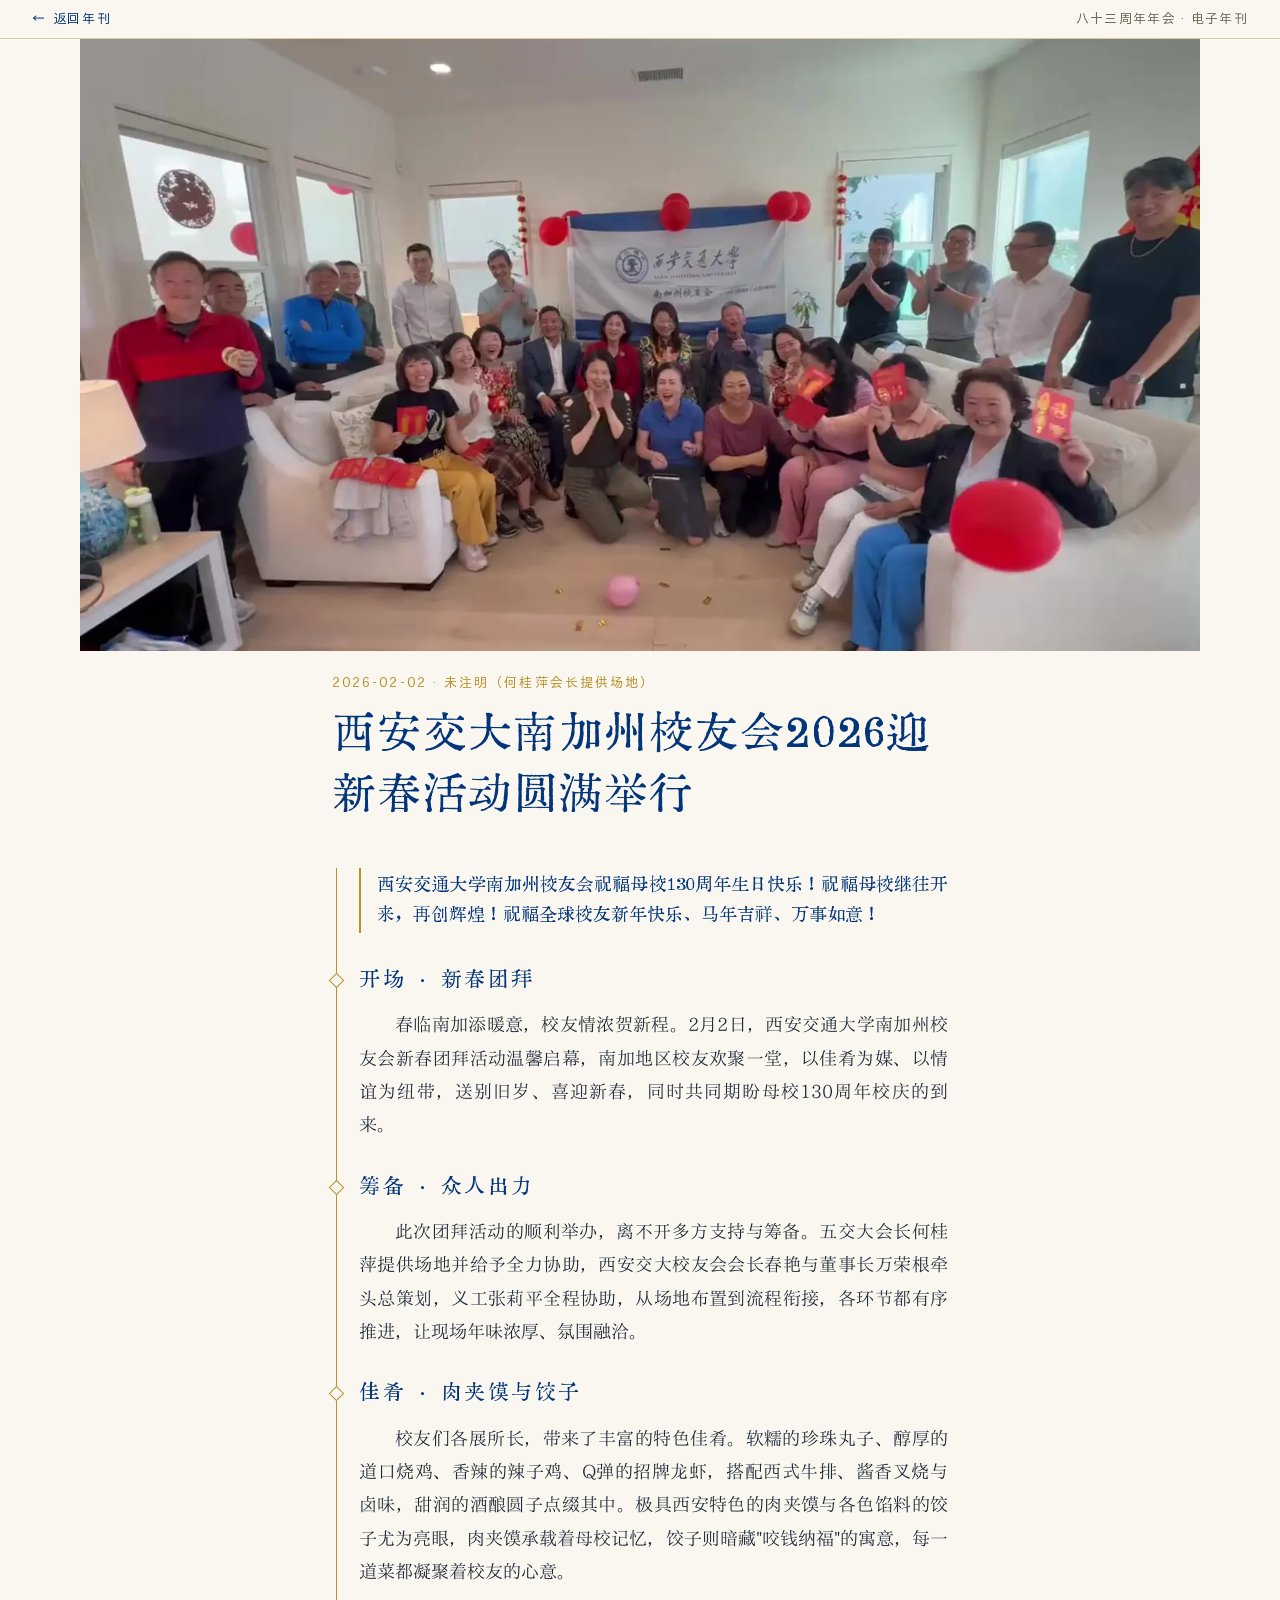
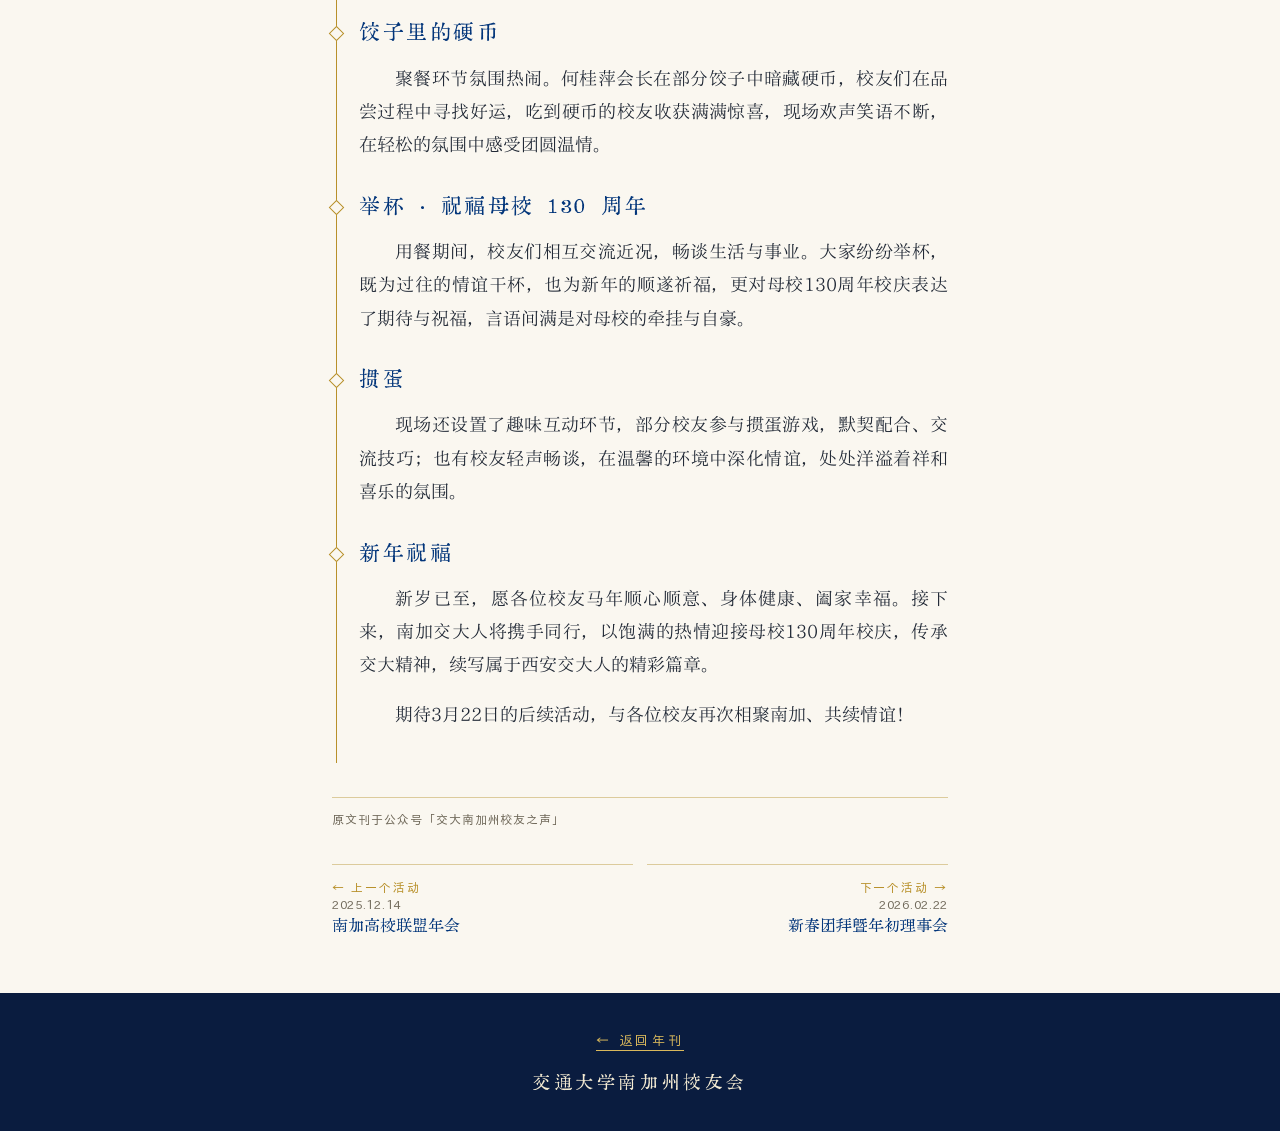
<file: events/xijiao-tuanbai-2026.html>
<!doctype html>
<html lang="zh-CN">
<head>
<meta charset="utf-8">
<meta name="viewport" content="width=device-width,initial-scale=1,viewport-fit=cover">
<title>西安交大南加州校友会2026迎新春活动圆满举行 · 交通大学南加州校友会</title>
<meta name="description" content="2026-02-02 · 未注明（何桂萍会长提供场地）">
<meta name="theme-color" content="#0A1C3F">
<link rel="stylesheet" href="../assets/fonts.css" media="print" onload="this.media='all'"><noscript><link rel="stylesheet" href="../assets/fonts.css"></noscript>
<style>
/* 电子年刊 · 网页版（手机优先）
   颜色、字体照「设计规范.md」：海军蓝主色、金色细线点缀、中国红只做印章。
   不用圆角卡片、阴影、渐变按钮；章节靠大标题、留白和细金线分隔。 */
:root{
  --navy:#02357A; --deep:#0A1C3F; --ink:#1E2633; --muted:#6E6758;
  --gold:#B8902A; --gold-l:#D9B85C; --gold-line:#DCCB9C; --paper:#FAF7F0; --sheet:#FFFDF8;
  --red:#B3202A;
  --f-display:"Display","Songti SC","Noto Serif SC",serif;
  --f-text:"ZhiSong","Songti SC","Noto Serif SC",serif;
  --f-ui:"XiHei","PingFang SC","Noto Sans SC",sans-serif;
  --f-brush:"Brush","Display",serif;
  --gut:20px; --col:680px;
}
*{box-sizing:border-box}
html{-webkit-text-size-adjust:100%;scroll-behavior:smooth;scroll-padding-top:12px}
body{margin:0;background:var(--paper);color:var(--ink);font:17px/1.85 var(--f-text);-webkit-font-smoothing:antialiased}
img{max-width:100%;display:block}
a{color:var(--navy);text-decoration-color:var(--gold-line);text-underline-offset:3px}
h1,h2,h3,h4,p,figure,blockquote,ol,ul,dl,dd{margin:0}
ol,ul{padding:0;list-style:none}
main{overflow:hidden}

/* ── 章节通用 ── */
.sec,.ads{max-width:var(--col);margin:0 auto;padding:72px var(--gut) 24px}
.ch{margin-bottom:40px}
.ch-kicker{font:13px/1.4 var(--f-ui);letter-spacing:.32em;color:var(--gold);margin-bottom:10px}
.ch-title{font:400 46px/1.15 var(--f-display);color:var(--navy);letter-spacing:.06em;display:flex;align-items:center;gap:14px}
.ch-sub{margin-top:14px;padding-top:12px;border-top:1px solid var(--gold-line);font:13px/1.7 var(--f-ui);letter-spacing:.12em;color:var(--muted);display:flex;flex-wrap:wrap;column-gap:1.4em}
.seal{display:inline-flex;align-items:center;justify-content:center;width:34px;height:34px;background:var(--red);color:#FFF6E8;font:400 19px/1 var(--f-display);border-radius:3px;transform:rotate(-4deg)}

/* ── 目录 ── */
.toc-btn{position:fixed;top:max(12px,env(safe-area-inset-top));right:12px;z-index:20;border:1px solid var(--gold);background:var(--deep);color:#F2E3B8;font:14px/1 var(--f-ui);letter-spacing:.3em;padding:10px 10px 10px 14px;cursor:pointer;opacity:0;pointer-events:none;transition:opacity .25s}
.toc-btn.show{opacity:1;pointer-events:auto}
.toc{position:fixed;inset:0;z-index:30;background:var(--deep);color:#F4EBD3;overflow:auto}
.toc-in{max-width:var(--col);margin:0 auto;padding:64px 28px 40px}
.toc-h{display:flex;flex-direction:column;gap:4px;font:13px/1.6 var(--f-ui);letter-spacing:.24em;color:var(--gold-l);padding-bottom:18px;border-bottom:1px solid rgba(217,184,92,.4);margin-bottom:12px}
.toc li a{display:flex;align-items:baseline;gap:18px;padding:13px 0;color:#F6EEDA;text-decoration:none;font:400 26px/1.3 var(--f-display);letter-spacing:.08em;border-bottom:1px solid rgba(217,184,92,.16)}
.toc li a i{font:13px/1 var(--f-ui);font-style:normal;color:var(--gold-l);letter-spacing:.1em;width:22px}
.toc-close{margin-top:28px;background:none;border:1px solid rgba(217,184,92,.6);color:var(--gold-l);font:14px/1 var(--f-ui);letter-spacing:.3em;padding:12px 16px 12px 20px;cursor:pointer}
body.toc-open{overflow:hidden}

/* ── 封面 ── */
.cover{position:relative;min-height:100vh;min-height:100svh;color:#fff;display:flex;flex-direction:column;overflow:hidden;background:#021A44}
.cv-bg{position:absolute;inset:0;background-size:cover;background-position:center 78%}
.cv-bg::after{content:"";position:absolute;inset:0;background:linear-gradient(180deg,rgba(2,22,60,.55) 0%,rgba(2,22,60,.08) 38%,rgba(2,22,60,.25) 70%,rgba(2,18,48,.78) 100%)}
.cv-top,.cv-main,.cv-foot{position:relative;z-index:1}
.cv-top{display:flex;align-items:center;justify-content:space-between;gap:16px;padding:max(22px,env(safe-area-inset-top)) var(--gut) 0}
.cv-emblem{width:64px}
.cv-schools{width:min(58vw,300px)}
.cv-main{flex:1;display:flex;flex-direction:column;justify-content:center;padding:30px var(--gut) 10px}
.cv-year{font:400 22px/1 var(--f-display);letter-spacing:.3em;color:var(--gold-l)}
.cv-title{margin-top:12px;white-space:nowrap;font:400 clamp(36px,10.6vw,84px)/1.08 var(--f-display);letter-spacing:.06em;background:linear-gradient(180deg,#FFF4C8,#F2D47C 40%,#C8982C 78%,#F6E0A0);-webkit-background-clip:text;background-clip:text;color:transparent;filter:drop-shadow(0 2px 4px rgba(0,10,40,.45))}
.cv-org{margin-top:16px;font:15px/1.6 var(--f-ui);letter-spacing:.42em;color:#E9EEF7}
.cv-130{margin-top:34px;width:min(62vw,300px)}
.cv-130 svg{display:block;width:100%;height:auto}
.cv-years{display:flex;align-items:center;gap:12px;margin-top:6px;font:400 17px/1 var(--f-display);color:var(--gold-l);letter-spacing:.14em}
.cv-years i{flex:1;max-width:80px;border-top:1px solid var(--gold-l)}
.cv-couplet{margin-top:34px;font:400 clamp(24px,7vw,40px)/1.5 var(--f-brush);color:#F6DE9A;letter-spacing:.12em;text-shadow:0 2px 6px rgba(0,20,60,.5)}
.cv-couplet div:nth-child(2){padding-left:2em}
.cv-foot{padding:18px var(--gut) max(22px,env(safe-area-inset-bottom));font:13px/1.7 var(--f-ui);letter-spacing:.14em;color:#DCE4F2}
.cv-down{display:inline-block;margin-top:14px;color:var(--gold-l);text-decoration:none;letter-spacing:.4em;border-bottom:1px solid var(--gold-l);padding-bottom:4px}

/* ── 贺信 ── */
.letter{background:var(--sheet);border:1px solid #E8DFC9;padding:28px 22px 26px;margin:0 calc(var(--gut) * -0.4) 40px}
.lt-head{margin:-6px 0 22px;padding-bottom:16px;border-bottom:1px solid #EFE6D2}
.lt-head img{max-height:84px;width:auto;margin:0 auto}
.lt-from{font:400 26px/1.35 var(--f-display);color:var(--navy);letter-spacing:.06em;margin-bottom:18px}
.lt-from span{display:block;margin-top:4px;font:14px/1.5 var(--f-ui);letter-spacing:.2em;color:var(--muted)}
.lt-body p{text-indent:2em;margin-bottom:.9em;text-align:justify}
.lt-body p.lt-greet{text-indent:0;font-weight:600}
.letter.trad .lt-body p{letter-spacing:.01em}
.lt-sign{position:relative;display:flex;justify-content:flex-end;margin-top:26px;padding:10px 0 6px}
.lt-sign-t{position:relative;z-index:1;text-align:right;font:15px/1.9 var(--f-text);color:var(--ink)}
.lt-seal{position:absolute;z-index:2;right:6px;top:50%;transform:translateY(-50%);width:112px;pointer-events:none}
.trad .lt-sign{padding-bottom:14px}
.trad .lt-seal{width:124px;right:auto;left:6%;top:auto;bottom:-4px;transform:none}
.lt-origs{display:flex;align-items:flex-end;flex-wrap:wrap;gap:12px 22px;margin-top:22px;padding-top:16px;border-top:1px solid #EFE6D2}
.lt-orig{display:flex;align-items:flex-end;gap:12px;text-decoration:none;color:var(--gold)}
.lt-thumb{width:58px;height:auto;border:1px solid #E3D8BF}
.lt-orig span,.lt-pdf{font:13px/1 var(--f-ui);letter-spacing:.24em;color:var(--gold);border-bottom:1px solid var(--gold-line);padding-bottom:4px;text-decoration:none}
/* 原件查看层 */
.viewer{position:fixed;inset:0;z-index:40;background:#0B1424;display:flex;flex-direction:column}
.viewer[hidden]{display:none}
.vw-bar{display:flex;align-items:center;gap:16px;padding:max(12px,env(safe-area-inset-top)) 14px 12px;color:#E9DFC4;font:13px/1.4 var(--f-ui);letter-spacing:.1em;border-bottom:1px solid rgba(217,184,92,.3)}
.vw-title{flex:1;min-width:0;overflow:hidden;text-overflow:ellipsis;white-space:nowrap}
.vw-dl{color:var(--gold-l);text-decoration:none;letter-spacing:.2em}
.vw-close{background:none;border:1px solid rgba(217,184,92,.6);color:var(--gold-l);font:13px/1 var(--f-ui);letter-spacing:.3em;padding:9px 10px 9px 14px;cursor:pointer}
.vw-scroll{flex:1;overflow:auto;-webkit-overflow-scrolling:touch;padding:14px 10px max(24px,env(safe-area-inset-bottom))}
.vw-scroll img{width:100%;max-width:900px;margin:0 auto;background:#fff;cursor:zoom-in}
.vw-scroll img.zoom{width:auto;max-width:none;cursor:zoom-out}

/* ── 校友来稿 ── */
.essay{padding-top:8px;margin-bottom:64px}
.essay + .essay{padding-top:40px;border-top:1px solid var(--gold-line)}
.es-title .nb{display:inline-block}
.es-no{font:400 15px/1 var(--f-display);color:var(--gold);letter-spacing:.1em}
.es-title{margin-top:10px;font:400 30px/1.4 var(--f-display);color:var(--navy);letter-spacing:.04em}
.es-by{margin:16px 0 28px;display:flex;align-items:center;gap:14px}
.es-av{width:56px;height:56px;border-radius:50%;object-fit:cover;flex:none;border:1px solid var(--gold-line)}
.es-by-t{display:flex;flex-direction:column;gap:1px}
.es-by b{font:400 18px/1.45 var(--f-display);color:var(--ink);letter-spacing:.12em;margin-bottom:2px}
.es-by span{font:13px/1.55 var(--f-ui);color:var(--muted);letter-spacing:.06em}
.es-by span.l2{color:var(--gold)}
.es-body p{text-indent:2em;margin-bottom:.85em;text-align:justify}
.es-fig{margin:26px calc(var(--gut) * -1) 28px}
.es-fig img{width:100%;height:auto}
.es-fig.tall{margin-left:0;margin-right:0}
.es-fig.tall img{width:auto;max-width:100%;max-height:78vh;margin:0 auto}
.es-fig figcaption{margin-top:8px;padding:0 var(--gut);font:12.5px/1.5 var(--f-ui);color:var(--muted);letter-spacing:.06em}
.es-fig.tall figcaption{padding:0;text-align:center}
@media (min-width:760px){.es-fig{margin-left:-40px;margin-right:-40px}.es-fig figcaption{padding:0 40px}.es-fig.tall{margin-left:0;margin-right:0}}

/* ── 致辞 ── */
.sp{margin-bottom:56px}
.sp-who{display:grid;grid-template-columns:42% 1fr;gap:18px;align-items:end;margin-bottom:22px}
.sp-photo{width:100%;aspect-ratio:4/5;object-fit:cover}
.sp-who figcaption{display:flex;flex-direction:column;gap:4px;padding-bottom:4px}
.sp-role{font:13px/1.4 var(--f-ui);letter-spacing:.32em;color:var(--gold)}
.sp-name{font:400 34px/1.2 var(--f-display);color:var(--navy);letter-spacing:.1em}
.sp-bio{font:12.5px/1.6 var(--f-ui);color:var(--muted)}
.sp-quote{font:400 21px/1.6 var(--f-display);color:var(--navy);padding:4px 0 18px;margin-bottom:18px;border-bottom:1px solid var(--gold-line)}
.sp-text p{text-indent:2em;margin-bottom:.8em;text-align:justify}
.sp-2 .sp-who{grid-template-columns:1fr 42%}
.sp-2 .sp-who .sp-photo{order:2}
.sp-2 .sp-who figcaption{text-align:right}
.sky{margin-top:24px;text-align:center;color:var(--gold)}
.sky-t{font:400 20px/1.2 var(--f-display);letter-spacing:.6em;text-indent:.6em;color:var(--navy);margin-bottom:14px}
.sky-art svg{display:block;width:100%;height:auto}
.sky-s{margin-top:10px;font:11px/1.6 var(--f-ui);letter-spacing:.2em;color:var(--muted)}

/* ── 节目单 ── */
.pg-sec{margin-bottom:30px}
.pg-h{display:flex;align-items:center;gap:12px;font:400 23px/1.3 var(--f-display);color:var(--navy);letter-spacing:.1em;margin-bottom:6px}
.pg-num{width:30px;height:30px;display:inline-flex;align-items:center;justify-content:center;border:1px solid var(--gold);color:var(--gold);font:400 16px/1 var(--f-display)}
.pg-list li{display:grid;grid-template-columns:62px 1fr;gap:12px;padding:11px 0;border-bottom:1px solid #ECE3CF}
.pg-list time{font:14px/1.9 var(--f-ui);color:var(--gold);letter-spacing:.04em}
.pg-item{display:block;line-height:1.6}
.pg-who{display:block;margin-top:2px;font:13px/1.5 var(--f-ui);color:var(--muted)}

/* ── 奖品 ── */
.pz-tier{margin-bottom:38px}
.pz-h{display:flex;align-items:baseline;justify-content:space-between;font:400 26px/1.3 var(--f-display);color:var(--navy);letter-spacing:.14em;padding-bottom:8px;border-bottom:1px solid var(--gold-line);margin-bottom:18px}
.pz-h em{font:13px/1 var(--f-ui);font-style:normal;color:var(--gold);letter-spacing:.2em}
.pz-items{display:grid;grid-template-columns:1fr 1fr;gap:26px 18px}
.pz-items.n1{grid-template-columns:1fr}
.pz-items.n1 .pz.cut .pz-pic{aspect-ratio:auto;max-width:62%;margin:0 auto}
.pz-items.n1 .pz.cut figcaption{text-align:center}
.pz-1 .pz-items .pz-pic{aspect-ratio:16/9}
.pz-pic{aspect-ratio:1/1;display:flex;align-items:center;justify-content:center}
.pz.cut .pz-pic img{max-height:100%;width:auto;object-fit:contain}
.pz.photo .pz-pic img{width:100%;height:100%;object-fit:cover}
.pz figcaption{margin-top:10px;display:flex;flex-direction:column}
.pz figcaption b{font-weight:400;font-size:16px;line-height:1.5;color:var(--ink)}
.pz figcaption span{font:12.5px/1.5 var(--f-ui);color:var(--muted)}
.pz figcaption em{font:13px/1.6 var(--f-ui);font-style:normal;color:var(--gold);letter-spacing:.1em}

/* ── 年度回顾 ── */
.rv-lead{margin:0 calc(var(--gut) * -1) 36px}
.rv-hero{position:relative}
.rv-hero img{width:100%;aspect-ratio:4/3;object-fit:cover}
.rv-badge{position:absolute;left:var(--gut);bottom:-18px;background:var(--deep);color:#F4EBD3;padding:12px 16px;display:flex;flex-direction:column;gap:2px;max-width:82%}
.rv-badge span{font:13px/1.5 var(--f-ui);letter-spacing:.06em}
.rv-badge b{font:400 22px/1.3 var(--f-display);color:var(--gold-l);letter-spacing:.12em}
.rv-lead-t{padding:22px var(--gut) 0}
.rv-赛场 .rv-lead-t{padding-top:36px}
.rv-kick{font:13px/1.4 var(--f-ui);letter-spacing:.32em;color:var(--red);margin-bottom:6px}
.rv-when{font:13px/1.6 var(--f-ui);letter-spacing:.1em;color:var(--gold)}
.rv-lead-t h3{font:400 28px/1.35 var(--f-display);color:var(--navy);margin:6px 0 10px}
.rv-lead-t blockquote{font:400 19px/1.6 var(--f-display);color:var(--navy);margin-bottom:10px}
.rv-lead-t p{text-align:justify}
.rv-items{display:flex;flex-direction:column;gap:34px}
.rv-item figure{position:relative;margin-bottom:12px}
.rv-item figure img{width:100%;aspect-ratio:3/2;object-fit:cover}
.rv-item.sq figure img{aspect-ratio:auto;max-width:440px}
.rv-res{position:absolute;right:0;bottom:0;background:var(--red);color:#FFF4E2;font:400 15px/1 var(--f-display);letter-spacing:.12em;padding:9px 12px}
.rv-date{display:flex;align-items:baseline;gap:8px;margin-bottom:2px}
.rv-date b{font:400 20px/1.2 var(--f-display);color:var(--gold)}
.rv-date span{font:12px/1 var(--f-ui);color:var(--muted);letter-spacing:.1em}
.rv-item h3{font:400 22px/1.4 var(--f-display);color:var(--navy);margin-bottom:6px}
.rv-item p{text-align:justify}
/* 杂志：两条小新闻左右交错（宽屏） */
.rv-year{margin-top:44px;padding-top:18px;border-top:1px solid var(--gold-line)}
.rv-year-h{font:400 22px/1.3 var(--f-display);color:var(--navy);letter-spacing:.2em;margin-bottom:16px}
.rv-year ol{position:relative;padding-left:22px}
.rv-year ol::before{content:"";position:absolute;left:5px;top:8px;bottom:8px;border-left:1px solid var(--gold)}
.rv-year li{position:relative;display:grid;grid-template-columns:86px 1fr;align-items:baseline;padding:7px 0}
.rv-year li::before{content:"";position:absolute;left:-21px;top:16px;width:9px;height:9px;border:1px solid var(--gold);background:var(--paper);transform:rotate(45deg)}
.rv-year li.hi::before,.rv-year li.end::before{background:var(--red);border-color:var(--red)}
.rv-year time{font:11px/1 var(--f-ui);color:var(--muted);letter-spacing:.06em}
.rv-year time b{font:400 17px/1 var(--f-display);color:var(--gold);margin-left:6px}
.rv-year li.end span{color:var(--red)}

/* ── 历任会长 ── */
.pr-origin{display:grid;grid-template-columns:auto 1fr;gap:18px;align-items:center;padding:18px 0;border-top:1px solid var(--gold-line);border-bottom:1px solid var(--gold-line);margin-bottom:34px}
.pr-o-year{font:400 44px/1 var(--f-display);color:var(--gold)}
.pr-o-names{display:flex;flex-wrap:wrap;gap:4px 14px;font:400 19px/1.4 var(--f-display);color:var(--navy);letter-spacing:.1em}
.pr-origin p{font:13px/1.6 var(--f-ui);color:var(--muted);margin-top:4px}
.pr-band{margin-bottom:34px}
.pr-band-h{font:400 22px/1.2 var(--f-display);color:var(--gold);letter-spacing:.12em;margin-bottom:14px}
.pr-grid{display:grid;grid-template-columns:repeat(3,minmax(0,1fr));gap:18px 12px}
.pr-p img{width:100%;aspect-ratio:4/5;object-fit:cover;background:#E9E3D6}
.pr-p figcaption,.pr-text li{display:flex;flex-direction:column;margin-top:8px}
.pr-p b,.pr-text b{font:400 18px/1.3 var(--f-display);color:var(--navy);letter-spacing:.06em}
.pr-p span,.pr-text span{font:11.5px/1.5 var(--f-ui);color:var(--muted)}
.pr-p em,.pr-text em{font:11.5px/1.5 var(--f-ui);font-style:normal;color:var(--gold)}
.pr-text{display:grid;grid-template-columns:repeat(2,minmax(0,1fr));gap:4px 18px;margin-top:16px}
.pr-text li{padding:8px 0;border-top:1px solid #ECE3CF}

/* ── 团队 ── */
.team h3{font:400 24px/1.3 var(--f-display);color:var(--navy);letter-spacing:.16em;margin-bottom:12px}
.team h4{font:13px/1.4 var(--f-ui);letter-spacing:.32em;color:var(--gold);margin:22px 0 8px}
.tg-hon{padding-bottom:28px;margin-bottom:30px;border-bottom:1px solid var(--gold-line)}
.tg-note{font:13px/1.5 var(--f-ui);color:var(--muted);margin:-6px 0 14px;letter-spacing:.06em}
.tg-hon ul{display:grid;grid-template-columns:repeat(4,minmax(0,1fr));gap:10px 8px}
.tg-hon li{font:400 18px/1.4 var(--f-display);color:var(--ink);letter-spacing:.06em}
.tg-exec{display:grid;grid-template-columns:1fr 1fr;gap:14px 16px}
.tg-exec div{border-top:1px solid #ECE3CF;padding-top:8px}
.tg-exec dt{font:12px/1.5 var(--f-ui);letter-spacing:.2em;color:var(--gold)}
.tg-exec dd{font:400 21px/1.4 var(--f-display);color:var(--navy)}
.tg-names{display:grid;grid-template-columns:repeat(3,minmax(0,1fr));gap:10px 12px}
.tg-names li{display:flex;flex-direction:column}
.tg-names b{font:400 18px/1.4 var(--f-display);color:var(--ink)}
.tg-names span{font:12px/1.4 var(--f-ui);color:var(--muted)}
.tg-clubs{margin-top:36px}
.tg-clubs dl div{display:grid;grid-template-columns:96px 1fr;gap:12px;padding:12px 0;border-top:1px solid #ECE3CF}
.tg-clubs dt{font:400 17px/1.5 var(--f-display);color:var(--navy)}
.tg-clubs dd b{display:block;font-weight:400}
.tg-clubs dd span{display:block;font:13px/1.6 var(--f-ui);color:var(--muted)}

/* ── 赞助商广告 ── */
.ads{padding-top:56px}
.ads-label{font:12px/1 var(--f-ui);letter-spacing:.4em;color:var(--muted);margin-bottom:6px}
.ad{position:relative;padding:28px 0 30px;border-top:1px solid var(--gold-line)}
.ad + .ad{margin-top:0}
.ad-head{display:flex;align-items:flex-start;justify-content:space-between;gap:16px}
.ad-logo{height:auto;max-width:min(100%,280px)}
.ad-logo.center{margin:0 auto}
.ad-logo.sm{max-width:180px}
.ad-badge{display:flex;flex-direction:column;align-items:flex-end;font:12px/1.4 var(--f-ui);color:var(--muted)}
.ad-badge b{font:400 16px/1.3 var(--f-display);color:var(--navy)}
.ad-name{margin-top:14px;font:400 23px/1.4 var(--f-display);color:var(--navy);letter-spacing:.04em}
.ad-name span{margin-left:.6em;font:14px/1 var(--f-ui);color:var(--muted)}
.ad-subname{margin-top:4px;font:14px/1.5 var(--f-ui);letter-spacing:.14em;color:var(--gold)}
.ad-en{margin-top:8px;font:12px/1.5 var(--f-ui);letter-spacing:.16em;text-transform:uppercase;color:var(--navy)}
.ad-hero{margin:22px 0 6px}
.ad-hero div{font:400 clamp(25px,7.2vw,34px)/1.45 var(--f-display);color:var(--navy);letter-spacing:.03em}
.ad-hero span{display:block;margin-top:10px;font:13px/1.4 var(--f-ui);letter-spacing:.32em;color:var(--gold)}
.ad-tag{margin-top:12px;color:var(--gold);font-size:15.5px;line-height:1.6}
.ad-tag.big{font:400 22px/1.5 var(--f-display);color:var(--navy)}
.ad-desc{margin-top:12px;text-align:justify}
.ad-person{display:grid;grid-template-columns:96px 1fr;gap:16px;align-items:center;margin-top:18px}
.ad-person img{width:96px;height:96px;border-radius:50%;object-fit:cover}
.ad-person b{display:block;font:400 20px/1.4 var(--f-display);color:var(--navy)}
.ad-person em{display:block;font:13px/1.5 var(--f-ui);font-style:normal;color:var(--gold)}
.ad-person span{display:block;font-size:14.5px;line-height:1.6}
.ad-cut{display:block;width:auto;max-width:62%;max-height:min(52vh,440px);object-fit:contain;margin:16px 0 0 auto}   /* 10-31 竖长图（DMG 喷淋）在电脑上会撑满屏幕：限高 */
.ad-stats{display:flex;margin-top:18px;border-top:1px solid #ECE3CF;border-bottom:1px solid #ECE3CF}
.ad-stats div{flex:1;padding:12px 8px}
.ad-stats div + div{border-left:1px solid #ECE3CF}
.ad-stats b{display:block;font:400 22px/1.2 var(--f-display);color:var(--navy)}
.ad-stats span{font:12px/1.4 var(--f-ui);color:var(--muted)}
.ad-tiles{margin-top:16px;counter-reset:t}
.ad-tiles li{display:grid;grid-template-columns:30px 1fr;padding:8px 0;border-top:1px solid #ECE3CF;counter-increment:t}
.ad-tiles li::before{content:counter(t,decimal-leading-zero);font:12px/1.9 var(--f-ui);color:var(--gold)}
.ad-tiles li b{font-weight:400}
.ad-tiles li span{grid-column:2;font:13px/1.5 var(--f-ui);color:var(--muted)}
.ad-cols{display:grid;grid-template-columns:repeat(auto-fit,minmax(130px,1fr));gap:12px;margin-top:16px}
.ad-cols b{display:block;font:13px/1.6 var(--f-ui);letter-spacing:.2em;color:var(--gold)}
.ad-cols span{display:block;font-size:15px;line-height:1.6}
.ad-kv{margin-top:16px}
.ad-kv div{display:grid;grid-template-columns:5.6em 1fr;gap:12px;padding:8px 0;border-top:1px solid #ECE3CF}
.ad-kv dt{font:13px/1.95 var(--f-ui);letter-spacing:.12em;color:var(--gold)}
.ad-kv dd{font-size:15.5px;line-height:1.7}
.ad-list-h{margin-top:18px;font:13px/1.4 var(--f-ui);letter-spacing:.24em;color:var(--gold)}
.ad-list{margin-top:8px}
.ad-list li{position:relative;padding:5px 0 5px 16px;font-size:15.5px;line-height:1.6}
.ad-list li::before{content:"";position:absolute;left:0;top:15px;width:6px;height:6px;border:1px solid var(--gold);transform:rotate(45deg)}
.ad-list.two{display:grid;grid-template-columns:1fr 1fr;column-gap:16px}
.ad-chips{display:flex;flex-wrap:wrap;gap:6px 18px;margin-top:12px;font:14px/1.6 var(--f-ui);color:var(--navy);letter-spacing:.06em}
.ad-steps{margin-top:16px}
.ad-steps li{display:grid;grid-template-columns:34px 1fr;gap:10px;padding:8px 0;border-top:1px solid #ECE3CF}
.ad-steps i{font:400 20px/1.3 var(--f-display);font-style:normal;color:var(--gold)}
.ad-steps b{display:block;font-weight:400;color:var(--navy)}
.ad-steps span{font:13.5px/1.6 var(--f-ui);color:var(--muted)}
.ad-more{color:var(--muted);font-size:15px}
.ad-close{margin-top:14px;font:400 19px/1.6 var(--f-display);color:var(--navy)}
.ad-imgs{display:grid;gap:8px;margin-top:18px}
.ad-imgs.n2{grid-template-columns:1fr 1fr}
.ad-imgs.n3{grid-template-columns:repeat(3,1fr)}
.ad-imgs img{width:100%;aspect-ratio:3/2;object-fit:cover}
.ad-imgs.n1 img{aspect-ratio:16/10}
.ad-imgs.whole img{object-fit:contain;background:#fff;aspect-ratio:1/1}
.ad-imgs figcaption{margin-top:6px;font:12px/1.5 var(--f-ui);color:var(--muted)}
.ad-sign{margin-top:14px;text-align:right;font:15px/1.6 var(--f-text)}
.ad-call{margin-top:18px;font:400 26px/1.3 var(--f-ui);letter-spacing:.02em}
.ad-call a{text-decoration:none;color:var(--navy)}
.ad-call i{display:block;font:12px/1.6 var(--f-ui);font-style:normal;letter-spacing:.2em;color:var(--gold)}
.ad-call span{display:block;font:14px/1.6 var(--f-text);color:var(--muted)}
.ad-contact{margin-top:10px;font:14px/1.7 var(--f-ui);color:var(--muted)}
.ad-contact a{color:var(--navy)}
.ad-links{display:flex;flex-wrap:wrap;gap:10px 22px;margin-top:16px}
.ad-web{font:14px/1.4 var(--f-ui);letter-spacing:.06em;color:var(--navy);text-decoration:none;border-bottom:1px solid var(--gold);padding-bottom:3px}
.ad-web::after{content:" ↗";color:var(--gold)}
.ad-offices{display:grid;gap:12px;margin-top:18px;font:14px/1.6 var(--f-ui);color:var(--muted)}
.ad-offices b{display:block;color:var(--navy);font-weight:400}
/* 贺词（总会） */
.ad-wish{text-align:center;padding-top:34px}
.wish{margin-top:18px;color:var(--navy);font-family:var(--f-display);letter-spacing:.1em}
.wish .w-小{font-size:16px;color:var(--gold)}
.wish .w-中{font-size:19px;line-height:1.8}
.wish .w-大{font-size:30px;line-height:1.45}
.wish-motto{margin-top:16px;font:13px/1 var(--f-ui);letter-spacing:.4em;color:var(--gold)}
.wish-sign{margin-top:18px;font:15px/1.6 var(--f-text)}
.wish-sign span{display:block;font:11px/1.6 var(--f-ui);color:var(--muted);letter-spacing:.06em}
/* 校友名字 */
.ad-kick{font:13px/1.4 var(--f-ui);letter-spacing:.3em;color:var(--gold)}
.names{display:flex;flex-wrap:wrap;align-items:center;gap:18px 34px;margin:18px 0 10px}
.names img{height:44px;width:auto}
.ad-thanks{font:14px/1.6 var(--f-ui);color:var(--muted);letter-spacing:.1em}
/* 分会专页 */
.ad-big{font:400 32px/1.3 var(--f-display);color:var(--navy);letter-spacing:.08em;margin-top:6px}
.ad-chief{display:grid;grid-template-columns:38% 1fr;gap:16px;margin-top:18px;align-items:start}
.ad-chief img{width:100%;aspect-ratio:4/5;object-fit:cover}
.ad-chief b{display:block;font:400 24px/1.3 var(--f-display);color:var(--navy);margin-top:4px}
.ad-chief em{display:block;font:13px/1.5 var(--f-ui);font-style:normal;color:var(--muted)}
.ad-chief p{margin-top:8px;font-size:14.5px;line-height:1.7}
.ad-sub-h{margin-top:22px;font:400 20px/1.3 var(--f-display);color:var(--navy);letter-spacing:.14em}
/* 整页广告 / 封底 */
.fp-hero,.bk-hero{width:calc(100% + 2 * var(--gut));max-width:none;margin:14px calc(var(--gut) * -1) 0;aspect-ratio:16/10;object-fit:cover}
.bk-open{margin-top:12px;font:13px/1.4 var(--f-ui);letter-spacing:.24em;color:var(--red)}
.bk-close{margin-top:12px;font:400 20px/1.6 var(--f-display);color:var(--navy)}
.bk-sis{margin-top:20px}
.bk-sis h3{font:13px/1.4 var(--f-ui);letter-spacing:.3em;color:var(--gold);font-weight:400}
.bk-s-name{display:block;margin-top:12px;font:400 20px/1.4 var(--f-display);color:var(--navy)}
.bk-s-name span{display:block;font:12px/1.4 var(--f-ui);color:var(--muted);letter-spacing:.1em}

/* ── 页脚 ── */
.foot{margin-top:60px;background:var(--deep);color:#DCE4F2;text-align:center;padding:48px var(--gut) max(48px,env(safe-area-inset-bottom));font:13px/1.8 var(--f-ui);letter-spacing:.12em}
.foot-org{font:400 22px/1.4 var(--f-display);color:#F4EBD3;letter-spacing:.2em}
.foot-en{font-size:11px;letter-spacing:.06em;color:#9FB0CC}
.foot-m{margin-top:16px;color:var(--gold-l);letter-spacing:.4em}
.foot-y{color:#9FB0CC}
.foot-top{display:inline-block;margin-top:20px;color:var(--gold-l);text-decoration:none;border-bottom:1px solid var(--gold-l);padding-bottom:3px;letter-spacing:.3em}

/* ── 宽屏（平板、电脑） ── */
@media (min-width:760px){
  :root{--gut:32px}
  body{font-size:18px}
  .sec,.ads{padding-top:96px}
  .ch-title{font-size:60px}
  .cover{min-height:100vh}
  .cv-main{padding-left:8vw}
  .cv-emblem{width:84px}
  .letter{margin:0 0 48px;padding:44px 52px 40px}
  .rv-lead{margin-left:-80px;margin-right:-80px}
  .rv-hero img{aspect-ratio:16/9}
  .rv-lead-t{padding-left:80px;padding-right:80px}
  .rv-items{display:grid;grid-template-columns:1fr 1fr;gap:40px 28px}
  .rv-专题 .rv-items{grid-template-columns:1fr}
  .rv-专题 .rv-item{display:grid;grid-template-columns:1fr 1fr;gap:24px;align-items:start}
  .rv-专题 .rv-item:nth-child(even) figure{order:2}
  .pr-grid{grid-template-columns:repeat(4,minmax(0,1fr))}
  .tg-hon ul{grid-template-columns:repeat(6,minmax(0,1fr))}
  .pz-items{grid-template-columns:repeat(3,1fr)}
  .pz-items.n1{grid-template-columns:1fr}
  .ad-offices{grid-template-columns:repeat(3,1fr)}
  .fp-hero,.bk-hero{width:100%;margin-left:0;margin-right:0}
}
@media (min-width:1100px){
  .rv-lead{margin-left:-160px;margin-right:-160px}
  .rv-lead-t{padding-left:160px;padding-right:160px}
}

/* ══════════ 活动详情页（二级页面） ══════════ */
.ev-bar{position:sticky;top:0;z-index:10;display:flex;justify-content:space-between;align-items:center;gap:12px;padding:max(10px,env(safe-area-inset-top)) var(--gut) 10px;background:rgba(250,247,240,.96);border-bottom:1px solid var(--gold-line);font:13px/1.4 var(--f-ui);letter-spacing:.1em;color:var(--muted)}
.ev-bar a{color:var(--navy);text-decoration:none;letter-spacing:.14em}
.ev-kick{font:13px/1.5 var(--f-ui);letter-spacing:.16em;color:var(--gold)}
.ev-title{margin-top:10px;font:400 30px/1.4 var(--f-display);color:var(--navy);letter-spacing:.03em}
.ev-host{margin-top:10px;font:12.5px/1.6 var(--f-ui);color:var(--muted)}
.ev-lead{margin:22px 0 4px;font-size:18.5px;line-height:1.9;color:var(--ink);text-align:justify}
.ev-p{text-indent:2em;margin:0 0 .9em;text-align:justify}
.ev-p b{font-weight:600;color:var(--navy)}
.ev-src{margin-top:34px;padding-top:12px;border-top:1px solid var(--gold-line);font:12px/1.6 var(--f-ui);color:var(--muted);letter-spacing:.08em}
.ev-pic{display:block;cursor:zoom-in}
.ev-pic img{width:100%;height:auto}
.ev-figs{margin:26px 0 30px;display:grid;gap:6px}
.ev-figs figcaption{margin-top:4px;font:12.5px/1.6 var(--f-ui);color:var(--muted);letter-spacing:.06em}
.ev-figs.n3{grid-template-columns:1fr 1fr}.ev-figs.n3 .ev-pic:first-child{grid-column:1/-1}
.ev-figs.n3 .ev-pic:not(:first-child) img{aspect-ratio:1/1;object-fit:cover}
.ev-figs .ev-pic.tall img{max-height:80vh;width:auto;max-width:100%;margin:0 auto}
.ev-foot{margin-top:40px;background:var(--deep);color:#DCE4F2;text-align:center;padding:36px var(--gut) max(36px,env(safe-area-inset-bottom));font:13px/1.8 var(--f-ui);letter-spacing:.12em}
.ev-foot a{color:var(--gold-l);text-decoration:none;border-bottom:1px solid var(--gold-l);padding-bottom:3px;letter-spacing:.24em}
.ev-foot-org{margin-top:18px;font:400 18px/1.4 var(--f-display);color:#F4EBD3;letter-spacing:.2em}
/* A 图文长卷 */
.evA-hero img{width:100%;aspect-ratio:4/3;object-fit:cover}
.evA-hero-cap{padding:8px var(--gut) 0;font:12.5px/1.6 var(--f-ui);color:var(--muted);letter-spacing:.06em}
.evA{padding-top:28px}
.evA .ev-figs.bleed{margin-left:calc(var(--gut) * -1);margin-right:calc(var(--gut) * -1)}
.evA .ev-figs.bleed figcaption{padding:0 var(--gut)}
/* B 相册 */
.evB-head{padding-top:36px;padding-bottom:10px}
.evB-more{margin-top:14px}
.evB-more summary{display:inline-block;cursor:pointer;list-style:none;font:13px/1 var(--f-ui);letter-spacing:.3em;color:var(--gold);border-bottom:1px solid var(--gold-line);padding-bottom:5px;margin-bottom:16px}
.evB-more summary::-webkit-details-marker{display:none}
.evB-more[open] summary{display:none}
.evB-gal{max-width:980px;margin:0 auto;padding:10px 6px 20px}
.evB-count{padding:0 calc(var(--gut) - 6px) 12px;font:12.5px/1.5 var(--f-ui);color:var(--muted);letter-spacing:.1em}
.evB-grid{display:grid;grid-template-columns:1fr 1fr;gap:6px}
.evB-grid .ev-pic img{aspect-ratio:1/1;object-fit:cover}
.evB-grid .ev-pic.g0{grid-column:1/-1}
.evB-grid .ev-pic.g0 img{aspect-ratio:3/2}
.evB-grid .ev-pic.tall img{max-height:none;width:100%}
/* C 这一天 */
.evC-hero{position:relative;color:#fff}
.evC-hero img{width:100%;height:78vh;height:78svh;object-fit:cover}
.evC-hero::after{content:"";position:absolute;inset:0;background:linear-gradient(180deg,rgba(2,22,60,0) 40%,rgba(2,18,48,.82) 100%)}
.evC-hero-t{position:absolute;z-index:1;left:var(--gut);right:var(--gut);bottom:26px}
.evC-hero .ev-kick{color:var(--gold-l)}
.evC-hero .ev-title{color:#FFF6E2;font-size:28px}
.evC{padding-top:36px}
.evC-ch{position:relative;padding-left:22px;border-left:1px solid var(--gold);margin-left:4px;padding-bottom:16px}
.evC-label{position:relative;margin:0 0 14px;font:400 21px/1.3 var(--f-display);color:var(--navy);letter-spacing:.12em}
.evC-label i{position:absolute;left:-28px;top:8px;width:11px;height:11px;background:var(--paper);border:1px solid var(--gold);transform:rotate(45deg)}
.evC-ch:first-child .evC-label i,.evC-ch:last-child .evC-label i{background:var(--red);border-color:var(--red)}
.evC .ev-figs{margin-right:calc(var(--gut) * -1)}
/* 照片查看层 */
.viewer.gal{background:#05090F}
.gal-stage{position:relative;flex:1;display:flex;align-items:center;justify-content:center;min-height:0;padding:8px}
.gal-stage img{max-width:100%;max-height:100%;object-fit:contain}
.gal-nav{position:absolute;top:50%;transform:translateY(-50%);width:44px;height:64px;border:0;background:rgba(10,20,36,.45);color:#F2E3B8;font:300 34px/1 var(--f-ui);cursor:pointer}
.gal-nav.prev{left:0}.gal-nav.next{right:0}
.gal-cap{padding:10px 16px max(18px,env(safe-area-inset-bottom));min-height:46px;color:#CFC6AE;font:13px/1.6 var(--f-ui);letter-spacing:.06em;text-align:center}
/* 年刊主页里的「阅读全文」 */
.rv-more{display:inline-block;margin-top:12px;font:13px/1 var(--f-ui);letter-spacing:.24em;color:var(--navy);text-decoration:none;border-bottom:1px solid var(--gold);padding-bottom:5px}
.rv-more::after{content:" →";color:var(--gold)}
@media (min-width:760px){
  .ev-title{font-size:40px}
  .evA-hero img{aspect-ratio:21/9}
  .evB-grid{grid-template-columns:repeat(3,1fr)}
  .evB-grid .ev-pic.g0{grid-column:span 2}
  .evC-hero .ev-title{font-size:44px}
}

/* 横滑组图（方向 C） */
.ev-swipe{margin:24px calc(var(--gut) * -1) 30px 0}
.sw-track{display:flex;gap:8px;overflow-x:auto;scroll-snap-type:x mandatory;-webkit-overflow-scrolling:touch;scrollbar-width:none;padding-right:var(--gut)}
.sw-track::-webkit-scrollbar{display:none}
.sw-slide{flex:0 0 86%;scroll-snap-align:start}
.sw-slide .ev-pic img{width:100%;aspect-ratio:4/3;object-fit:cover;max-height:none}
.sw-meta{display:flex;align-items:center;gap:12px;margin-top:8px;padding-right:var(--gut);font:12.5px/1.4 var(--f-ui);color:var(--muted);letter-spacing:.08em}
.sw-n{color:var(--gold);letter-spacing:.12em;min-width:3.2em}
.sw-hint{flex:1}
.ev-swipe.moved .sw-hint{visibility:hidden}
.sw-btns{display:none;gap:6px}
.sw-b{width:30px;height:30px;border:1px solid var(--gold-line);background:none;color:var(--navy);font:18px/1 var(--f-ui);cursor:pointer}
.ev-swipe figcaption{margin-top:4px;padding-right:var(--gut);font:12.5px/1.6 var(--f-ui);color:var(--muted);letter-spacing:.06em}
@media (hover:hover) and (pointer:fine){.sw-btns{display:flex}.sw-hint{visibility:hidden}}
@media (min-width:760px){.sw-slide{flex-basis:72%}}

.ev-quote{text-indent:0;margin:6px 0 18px;padding:2px 0 2px 16px;border-left:2px solid var(--gold);font:400 18px/1.7 var(--f-display);color:var(--navy)}
.ev-table{margin:14px 0 22px;overflow-x:auto}
.ev-table table{border-collapse:collapse;width:100%;font:13.5px/1.6 var(--f-ui)}
.ev-table th,.ev-table td{padding:8px 8px;border-bottom:1px solid #ECE3CF;text-align:left;vertical-align:top}
.ev-table tr:first-child th,.ev-table tr:first-child td{color:var(--gold);letter-spacing:.1em;border-bottom-color:var(--gold-line)}
.ev-table b{color:var(--red);font-weight:600}
.evC-hero.nohero{color:var(--ink);padding:40px var(--gut) 8px;max-width:var(--col);margin:0 auto}
.evC-hero.nohero::after{display:none}
.evC-hero.nohero .evC-hero-t{position:static}
.evC-hero.nohero .ev-kick{color:var(--gold)}
.evC-hero.nohero .ev-title{color:var(--navy)}
.evC-ch.extra .evC-label{color:var(--gold)}

.ev-pn{max-width:var(--col);margin:10px auto 0;padding:0 var(--gut);display:grid;grid-template-columns:1fr 1fr;gap:14px}
.ev-pn a{display:flex;flex-direction:column;gap:2px;padding:14px 0;border-top:1px solid var(--gold-line);text-decoration:none;color:var(--navy);font:400 16px/1.45 var(--f-display)}
.ev-pn a.next{text-align:right;grid-column:2}
.ev-pn i{font:12px/1.4 var(--f-ui);font-style:normal;letter-spacing:.16em;color:var(--gold)}
.ev-pn span{font:11.5px/1.4 var(--f-ui);color:var(--muted);letter-spacing:.06em}
.rv-year li a{color:var(--navy);text-decoration:none;border-bottom:1px solid var(--gold-line)}
.rv-year li a::after{content:" →";color:var(--gold);font-size:.85em}

.evC-hero.wide img{height:auto;aspect-ratio:auto}
.evC-hero.wide::after{display:none}
.evC-hero.wide .evC-hero-t{position:static;padding:22px var(--gut) 0;max-width:var(--col);margin:0 auto}
.evC-hero.wide .ev-kick{color:var(--gold)}
.evC-hero.wide .ev-title{color:var(--navy)}
@media (min-width:760px){.evC-hero.wide img{max-height:78vh;object-fit:cover}}

.ev-table th{white-space:nowrap;color:var(--navy);font-weight:400}
.ev-p:has(> b:only-child){text-align:left}

/* 赞助商汇总（公众号尾图） */
.thanks .ch{margin-bottom:24px}
.thanks-wall{margin:0 calc(var(--gut) * -0.5);background:#fff;border:1px solid #EFE6D2;padding:18px 10px}
.thanks-wall img{width:100%;height:auto;max-width:540px;margin:0 auto}

/* 11-01 历任会长按纸质版：任职起始年 + 名字 + 学校届别 + 理事长年份 */
.pr-y{display:block;font:400 15px/1.2 var(--f-display);font-style:normal;color:var(--gold);letter-spacing:.06em;margin-bottom:2px}
.ad-reg-note{margin-top:14px;font:13px/1.6 var(--f-ui);color:var(--muted)}

/* ── 10-31 电脑上图片过大（逐张实测 1440×900 / 1280×720）── */
.ad-imgs.n1.whole img{aspect-ratio:auto;height:auto}          /* 单张广告图按原比例，不再补成白色正方形（WGO） */
@media (min-width:760px){
  .ad-imgs.n1.whole img{max-height:60vh;width:auto;max-width:100%;margin:0 auto;background:none}
  .es-fig img,.es-fig.tall img{width:auto;max-width:100%;max-height:72vh;margin:0 auto}   /* 校友来稿配图 */
  .ev-figs .ev-pic.tall img{max-height:68vh}                  /* 活动页竖图 */
  .evC-hero{max-width:1120px;margin:0 auto}                   /* 活动页头图：不再拉满 1440 宽（小图会放大发虚、竖图被裁成横条） */
  .evC-hero img{height:68vh;object-position:center 35%}
  .evC-hero.wide img{height:auto;max-height:68vh}
}
/* 11-01 分会专页单独成节（进目录）：不加「感谢支持」，上边不画线 */
.ads.branch{padding-top:72px}
.ads.branch .ad{border-top:0;padding-top:0}

/* 11-01 四位讲者拼图（白底）放在米色页面上：白底融进背景 */
.rv-item.sq figure img{mix-blend-mode:multiply}

/* 11-02 荣誉校友：英文名不折行 */
.tg-hon2 li{white-space:nowrap}

/* 11-09 校友来稿：副标题、文中小标题（陈宏正来稿） */
.essay .es-sub{margin:-.2em 0 .9em;color:var(--muted);font-size:.98em;letter-spacing:.02em}
.es-body h4.es-h{margin:1.8em 0 .55em;font-family:var(--f-display,serif);font-weight:normal;font-size:1.12em;color:var(--navy,#02357A);line-height:1.45}
.es-body h4.es-h + h4.es-h{margin-top:-.35em}
.es-body p strong{color:var(--navy,#02357A);font-weight:700}

</style>
</head>
<body class="ev ev-一天">

<nav class="ev-bar">
  <a href="../index.html#s09">← 返回年刊</a>
  <span>八十三周年年会 · 电子年刊</span>
</nav>

<header class="evC-hero wide">
<img src="../assets/img/628d2ca29acc.webp" alt="">  <div class="evC-hero-t">
    <div class="ev-kick">2026-02-02 · 未注明（何桂萍会长提供场地）</div>
    <h1 class="ev-title">西安交大南加州校友会2026迎新春活动圆满举行</h1>
  </div>
</header>
<article class="sec evC">
  <section class="evC-ch">
<p class="ev-p ev-quote">西安交通大学南加州校友会祝福母校130周年生日快乐！祝福母校继往开来，再创辉煌！祝福全球校友新年快乐、马年吉祥、万事如意！</p>
  </section>
  <section class="evC-ch">
<h2 class="evC-label"><i></i>开场 · 新春团拜</h2><p class="ev-p">春临南加添暖意，校友情浓贺新程。2月2日，西安交通大学南加州校友会新春团拜活动温馨启幕，南加地区校友欢聚一堂，以佳肴为媒、以情谊为纽带，送别旧岁、喜迎新春，同时共同期盼母校130周年校庆的到来。</p>
  </section>
  <section class="evC-ch">
<h2 class="evC-label"><i></i>筹备 · 众人出力</h2><p class="ev-p">此次团拜活动的顺利举办，离不开多方支持与筹备。五交大会长何桂萍提供场地并给予全力协助，西安交大校友会会长春艳与董事长万荣根牵头总策划，义工张莉平全程协助，从场地布置到流程衔接，各环节都有序推进，让现场年味浓厚、氛围融洽。</p>
  </section>
  <section class="evC-ch">
<h2 class="evC-label"><i></i>佳肴 · 肉夹馍与饺子</h2><p class="ev-p">校友们各展所长，带来了丰富的特色佳肴。软糯的珍珠丸子、醇厚的道口烧鸡、香辣的辣子鸡、Q弹的招牌龙虾，搭配西式牛排、酱香叉烧与卤味，甜润的酒酿圆子点缀其中。极具西安特色的肉夹馍与各色馅料的饺子尤为亮眼，肉夹馍承载着母校记忆，饺子则暗藏&#34;咬钱纳福&#34;的寓意，每一道菜都凝聚着校友的心意。</p>
  </section>
  <section class="evC-ch">
<h2 class="evC-label"><i></i>饺子里的硬币</h2><p class="ev-p">聚餐环节氛围热闹。何桂萍会长在部分饺子中暗藏硬币，校友们在品尝过程中寻找好运，吃到硬币的校友收获满满惊喜，现场欢声笑语不断，在轻松的氛围中感受团圆温情。</p>
  </section>
  <section class="evC-ch">
<h2 class="evC-label"><i></i>举杯 · 祝福母校 130 周年</h2><p class="ev-p">用餐期间，校友们相互交流近况，畅谈生活与事业。大家纷纷举杯，既为过往的情谊干杯，也为新年的顺遂祈福，更对母校130周年校庆表达了期待与祝福，言语间满是对母校的牵挂与自豪。</p>
  </section>
  <section class="evC-ch">
<h2 class="evC-label"><i></i>掼蛋</h2><p class="ev-p">现场还设置了趣味互动环节，部分校友参与掼蛋游戏，默契配合、交流技巧；也有校友轻声畅谈，在温馨的环境中深化情谊，处处洋溢着祥和喜乐的氛围。</p>
  </section>
  <section class="evC-ch">
<h2 class="evC-label"><i></i>新年祝福</h2><p class="ev-p">新岁已至，愿各位校友马年顺心顺意、身体健康、阖家幸福。接下来，南加交大人将携手同行，以饱满的热情迎接母校130周年校庆，传承交大精神，续写属于西安交大人的精彩篇章。</p>
<p class="ev-p">期待3月22日的后续活动，与各位校友再次相聚南加、共续情谊！</p>
  </section>
  <div class="ev-src">原文刊于公众号「交大南加州校友之声」</div>
</article>

<nav class="ev-pn">
<a class="prev" href="lianmeng-nianhui-2025.html"><i>← 上一个活动</i><span>2025.12.14</span>南加高校联盟年会</a><a class="next" href="tuanbai-2026.html"><i>下一个活动 →</i><span>2026.02.22</span>新春团拜暨年初理事会</a></nav>
<footer class="ev-foot">
  <a href="../index.html#s09">← 返回年刊</a>
  <div class="ev-foot-org">交通大学南加州校友会</div>
</footer>

<div class="viewer gal" id="gal" hidden role="dialog" aria-modal="true" aria-label="照片">
  <div class="vw-bar"><span class="vw-title" id="galN"></span><button class="vw-close" id="galClose">关闭</button></div>
  <div class="gal-stage" id="galStage"><img id="galImg" alt=""><button class="gal-nav prev" id="galPrev" aria-label="上一张">‹</button><button class="gal-nav next" id="galNext" aria-label="下一张">›</button></div>
  <div class="gal-cap" id="galCap"></div>
</div>
<script>
(function () {
  var G = [], C = [];
  var box = document.getElementById('gal'), img = document.getElementById('galImg'), n = document.getElementById('galN'), cap = document.getElementById('galCap'), i = 0;
  function show(k) { i = (k + G.length) % G.length; img.src = '../' + G[i]; img.alt = C[i]; n.textContent = (i + 1) + ' / ' + G.length; cap.textContent = C[i] || ''; }
  function open(k) { show(k); box.hidden = false; document.body.classList.add('toc-open'); try { history.pushState({ g: 1 }, ''); } catch (e) {} }
  function close(pop) { if (box.hidden) return; box.hidden = true; document.body.classList.remove('toc-open'); if (!pop) { try { if (history.state && history.state.g) history.back(); } catch (e) {} } }
  document.querySelectorAll('.ev-pic').forEach(function (a) { a.addEventListener('click', function (e) { e.preventDefault(); open(+a.dataset.i); }); });
  document.getElementById('galPrev').onclick = function () { show(i - 1); };
  document.getElementById('galNext').onclick = function () { show(i + 1); };
  document.getElementById('galClose').onclick = function () { close(false); };
  window.addEventListener('popstate', function () { close(true); });
  document.addEventListener('keydown', function (e) { if (box.hidden) return; if (e.key === 'Escape') close(false); if (e.key === 'ArrowLeft') show(i - 1); if (e.key === 'ArrowRight') show(i + 1); });
  /* 横滑组图：滑动时更新「2 / 3」，‹ › 按钮（电脑上用） */
  document.querySelectorAll('.ev-swipe').forEach(function (f) {
    var tr = f.querySelector('.sw-track'), n = f.querySelector('.sw-n'), sl = tr.children, tot = sl.length;
    function cur() { var x = tr.scrollLeft, best = 0, d = 1e9; for (var k = 0; k < tot; k++) { var dd = Math.abs(sl[k].offsetLeft - tr.offsetLeft - x); if (dd < d) { d = dd; best = k; } } return best; }
    var cp = f.querySelector('.sw-cap');
    tr.addEventListener('scroll', function () { var k = cur(); n.textContent = (k + 1) + ' / ' + tot; f.classList.toggle('moved', tr.scrollLeft > 4); if (cp) cp.textContent = sl[k].dataset.cap || ''; }, { passive: true });
    f.querySelectorAll('.sw-b').forEach(function (bt) { bt.addEventListener('click', function () { var k = Math.max(0, Math.min(tot - 1, cur() + (+bt.dataset.d))); tr.scrollTo({ left: sl[k].offsetLeft - tr.offsetLeft, behavior: 'smooth' }); }); });
  });
  var x0 = null; var st = document.getElementById('galStage');
  st.addEventListener('touchstart', function (e) { if (e.touches.length === 1) x0 = e.touches[0].clientX; }, { passive: true });
  st.addEventListener('touchend', function (e) { if (x0 === null) return; var dx = e.changedTouches[0].clientX - x0; if (Math.abs(dx) > 50) show(i + (dx < 0 ? 1 : -1)); x0 = null; });
})();
</script>
</body>
</html>
</file>
